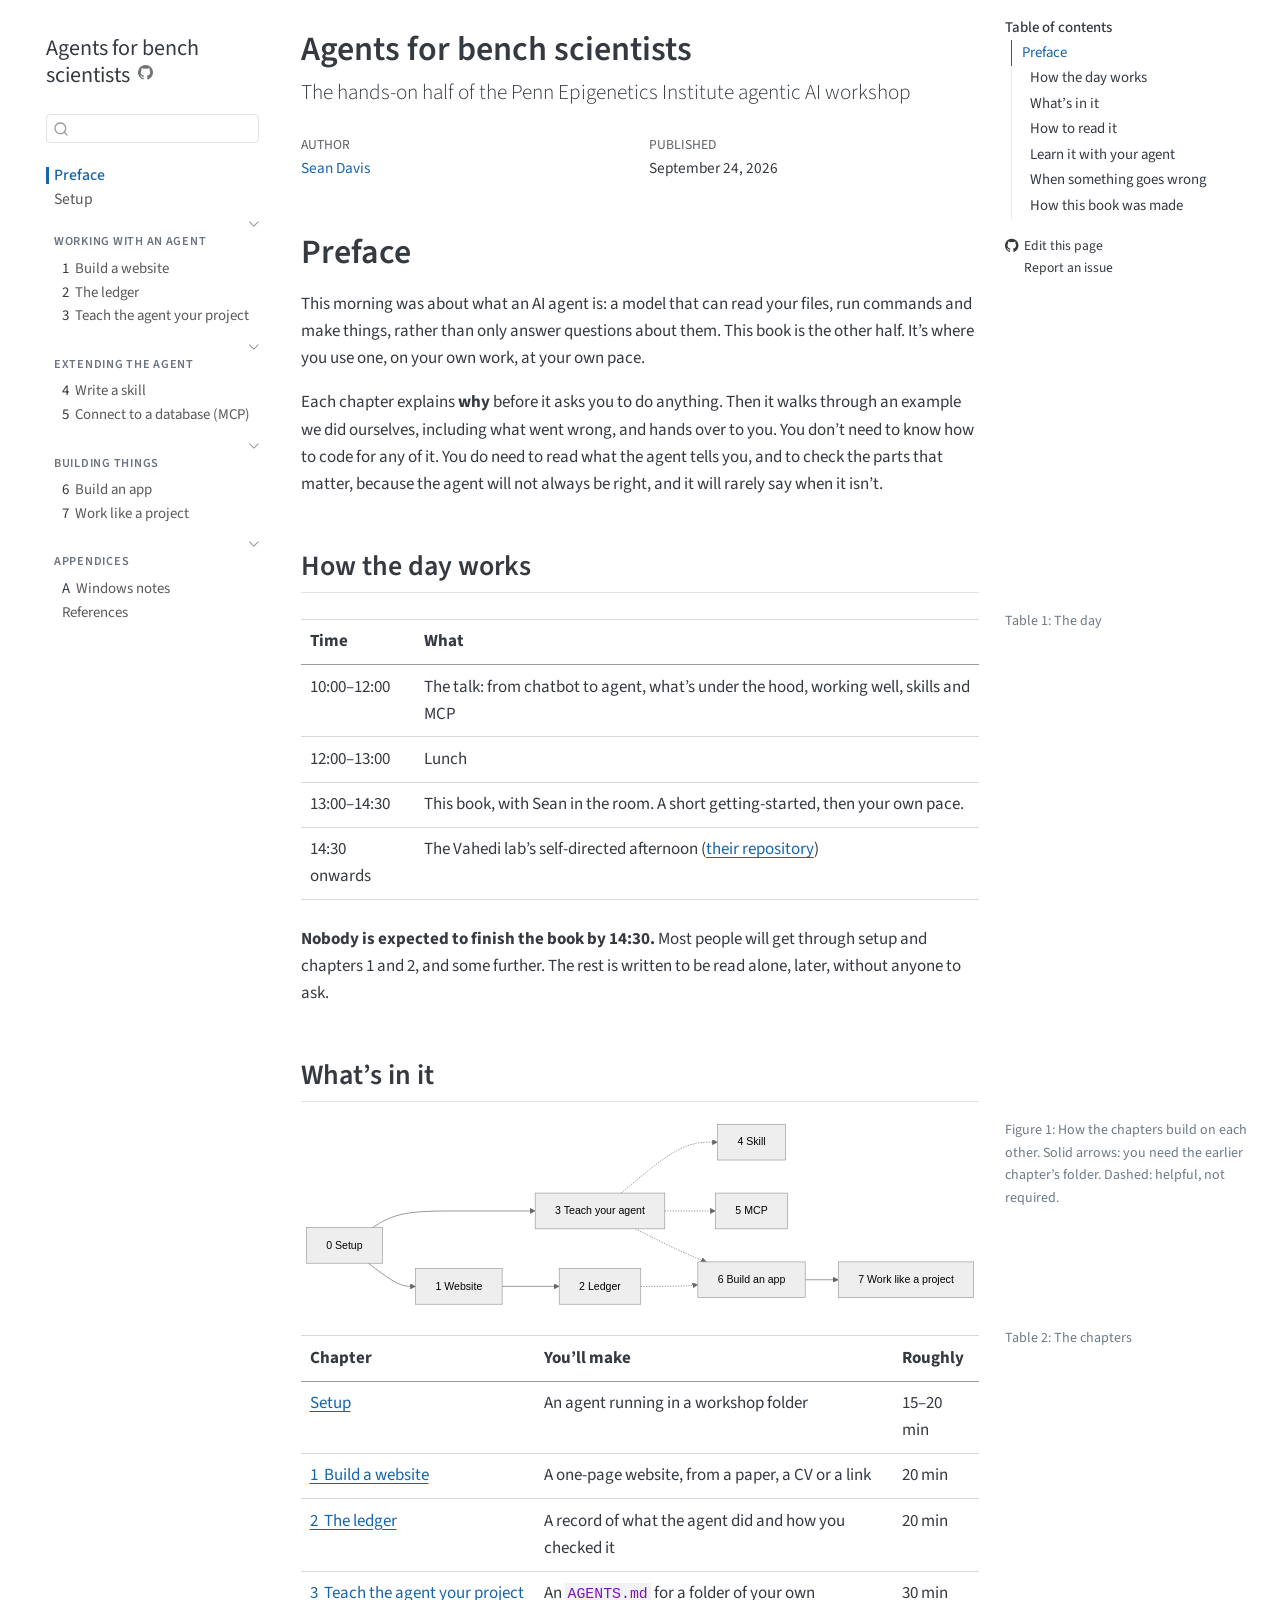
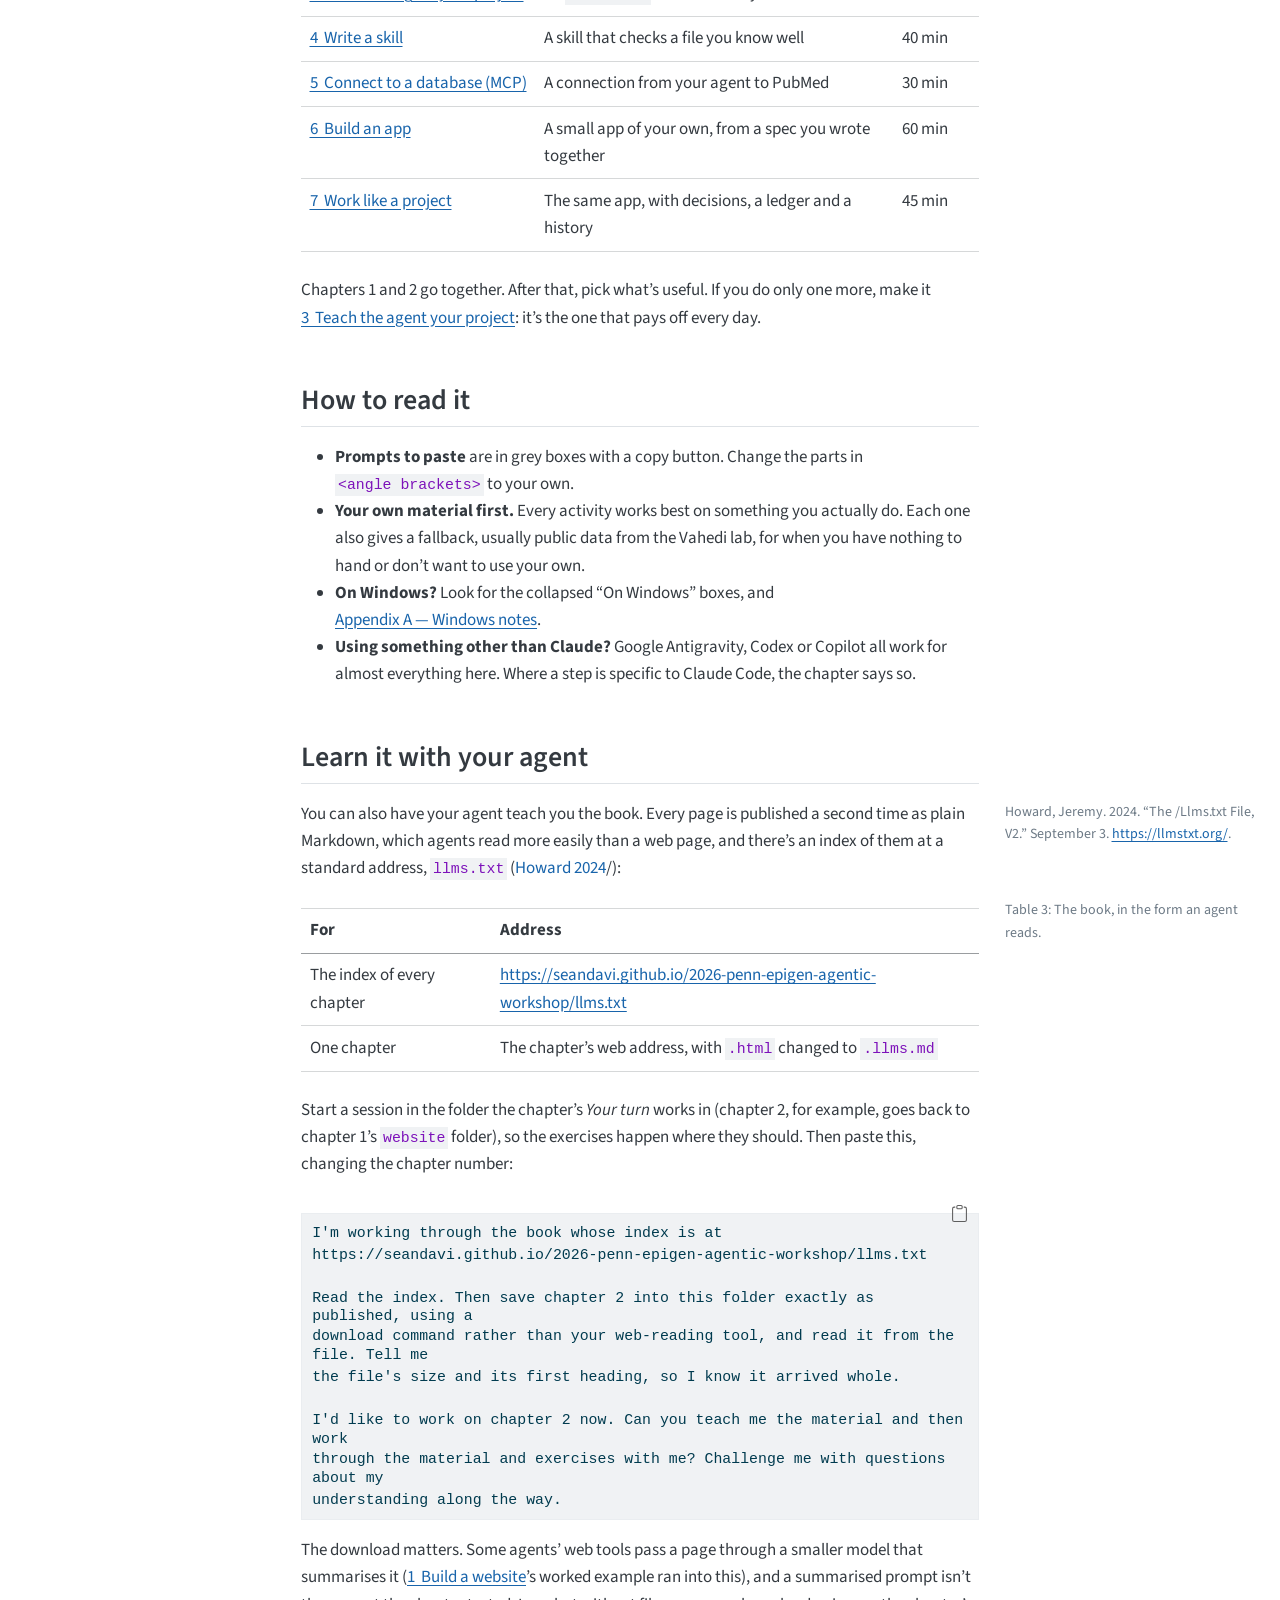
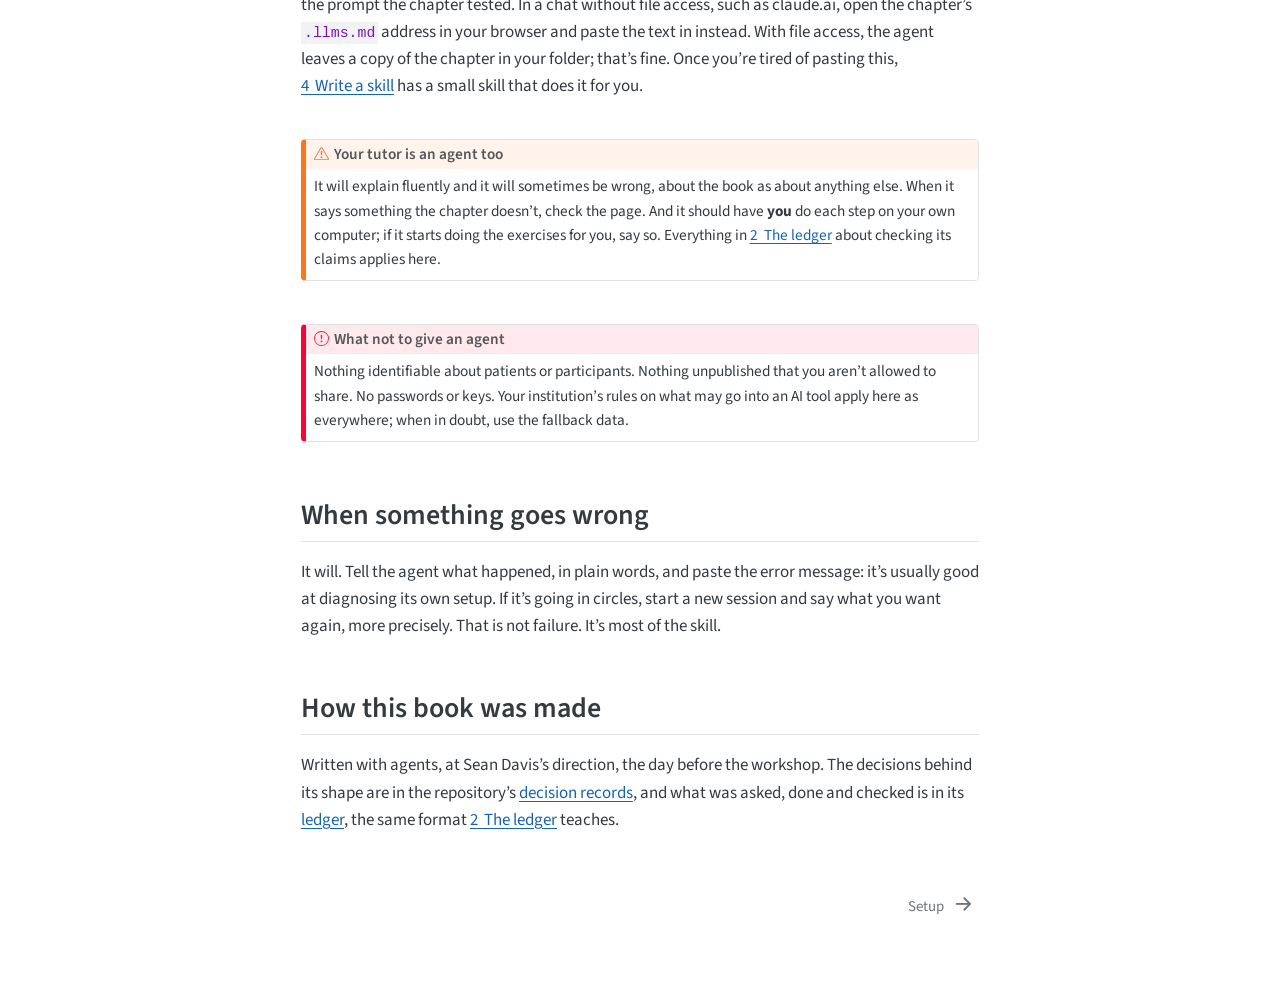
<file: docs/index.html>
<!DOCTYPE html>
<html xmlns="http://www.w3.org/1999/xhtml" lang="en" xml:lang="en"><head>

<meta charset="utf-8">
<meta name="generator" content="quarto-1.9.38">

<meta name="viewport" content="width=device-width, initial-scale=1.0, user-scalable=yes">

<meta name="author" content="Sean Davis">
<meta name="dcterms.date" content="2026-09-24">

<title>Agents for bench scientists</title>
<style>
/* Default styles provided by pandoc.
** See https://pandoc.org/MANUAL.html#variables-for-html for config info.
*/
code{white-space: pre-wrap;}
span.smallcaps{font-variant: small-caps;}
div.columns{display: flex; gap: min(4vw, 1.5em);}
div.column{flex: auto; overflow-x: auto;}
div.hanging-indent{margin-left: 1.5em; text-indent: -1.5em;}
ul.task-list{list-style: none;}
ul.task-list li input[type="checkbox"] {
  width: 0.8em;
  margin: 0 0.8em 0.2em -1em; /* quarto-specific, see https://github.com/quarto-dev/quarto-cli/issues/4556 */ 
  vertical-align: middle;
}
/* CSS for syntax highlighting */
html { -webkit-text-size-adjust: 100%; }
pre > code.sourceCode { white-space: pre; position: relative; }
pre > code.sourceCode > span { display: inline-block; line-height: 1.25; }
pre > code.sourceCode > span:empty { height: 1.2em; }
.sourceCode { overflow: visible; }
code.sourceCode > span { color: inherit; text-decoration: inherit; }
div.sourceCode { margin: 1em 0; }
pre.sourceCode { margin: 0; }
@media screen {
div.sourceCode { overflow: auto; }
}
@media print {
pre > code.sourceCode { white-space: pre-wrap; }
pre > code.sourceCode > span { text-indent: -5em; padding-left: 5em; }
}
pre.numberSource code
  { counter-reset: source-line 0; }
pre.numberSource code > span
  { position: relative; left: -4em; counter-increment: source-line; }
pre.numberSource code > span > a:first-child::before
  { content: counter(source-line);
    position: relative; left: -1em; text-align: right; vertical-align: baseline;
    border: none; display: inline-block;
    -webkit-touch-callout: none; -webkit-user-select: none;
    -khtml-user-select: none; -moz-user-select: none;
    -ms-user-select: none; user-select: none;
    padding: 0 4px; width: 4em;
  }
pre.numberSource { margin-left: 3em;  padding-left: 4px; }
div.sourceCode
  {   }
@media screen {
pre > code.sourceCode > span > a:first-child::before { text-decoration: underline; }
}
/* CSS for citations */
div.csl-bib-body { }
div.csl-entry {
  clear: both;
}
.hanging-indent div.csl-entry {
  margin-left:2em;
  text-indent:-2em;
}
div.csl-left-margin {
  min-width:2em;
  float:left;
}
div.csl-right-inline {
  margin-left:2em;
  padding-left:1em;
}
div.csl-indent {
  margin-left: 2em;
}</style>


<script src="site_libs/quarto-nav/quarto-nav.js"></script>
<script src="site_libs/quarto-nav/headroom.min.js"></script>
<script src="site_libs/clipboard/clipboard.min.js"></script>
<script src="site_libs/quarto-search/autocomplete.umd.js"></script>
<script src="site_libs/quarto-search/fuse.min.js"></script>
<script src="site_libs/quarto-search/quarto-search.js"></script>
<meta name="quarto:offset" content="./">
<link href="./chapters/00-setup.html" rel="next">
<script src="site_libs/quarto-html/quarto.js" type="module"></script>
<script src="site_libs/quarto-html/tabsets/tabsets.js" type="module"></script>
<script src="site_libs/quarto-html/popper.min.js"></script>
<script src="site_libs/quarto-html/tippy.umd.min.js"></script>
<script src="site_libs/quarto-html/anchor.min.js"></script>
<link href="site_libs/quarto-html/tippy.css" rel="stylesheet">
<link href="site_libs/quarto-html/quarto-syntax-highlighting-15634bcf2e68342d4ad2dfa704d543f6.css" rel="stylesheet" id="quarto-text-highlighting-styles">
<script src="site_libs/bootstrap/bootstrap.min.js"></script>
<link href="site_libs/bootstrap/bootstrap-icons.css" rel="stylesheet">
<link href="site_libs/bootstrap/bootstrap-8db532a760e6309ca89cbbb647cf1feb.min.css" rel="stylesheet" append-hash="true" id="quarto-bootstrap" data-mode="light">
<script id="quarto-search-options" type="application/json">{
  "location": "sidebar",
  "copy-button": false,
  "collapse-after": 3,
  "panel-placement": "start",
  "type": "textbox",
  "limit": 50,
  "keyboard-shortcut": [
    "f",
    "/",
    "s"
  ],
  "show-item-context": false,
  "language": {
    "search-no-results-text": "No results",
    "search-matching-documents-text": "matching documents",
    "search-copy-link-title": "Copy link to search",
    "search-hide-matches-text": "Hide additional matches",
    "search-more-match-text": "more match in this document",
    "search-more-matches-text": "more matches in this document",
    "search-clear-button-title": "Clear",
    "search-text-placeholder": "",
    "search-detached-cancel-button-title": "Cancel",
    "search-submit-button-title": "Submit",
    "search-label": "Search"
  }
}</script>
<script async="" src="https://www.googletagmanager.com/gtag/js?id=G-KLLV1GCF4E"></script>

<script type="text/javascript">

window.dataLayer = window.dataLayer || [];
function gtag(){dataLayer.push(arguments);}
gtag('js', new Date());
 
  gtag('consent', 'default', {
    'ad_storage': 'denied',
    'analytics_storage': 'denied'
  });
gtag('config', 'G-KLLV1GCF4E', { 'anonymize_ip': true});
</script>
<meta name="mermaid-theme" content="neutral">
<script src="site_libs/quarto-diagram/mermaid.min.js"></script>
<script src="site_libs/quarto-diagram/mermaid-init.js"></script>
<link href="site_libs/quarto-diagram/mermaid.css" rel="stylesheet">


</head>

<body class="nav-sidebar floating slimcontent quarto-light">

<div id="quarto-search-results"></div>
  <header id="quarto-header" class="headroom fixed-top">
  <nav class="quarto-secondary-nav">
    <div class="container-fluid d-flex">
      <button type="button" class="quarto-btn-toggle btn" data-bs-toggle="collapse" role="button" data-bs-target=".quarto-sidebar-collapse-item" aria-controls="quarto-sidebar" aria-expanded="false" aria-label="Toggle sidebar navigation" onclick="if (window.quartoToggleHeadroom) { window.quartoToggleHeadroom(); }">
        <i class="bi bi-layout-text-sidebar-reverse"></i>
      </button>
        <nav class="quarto-page-breadcrumbs" aria-label="breadcrumb"><ol class="breadcrumb"><li class="breadcrumb-item"><a href="./index.html">Preface</a></li></ol></nav>
        <a class="flex-grow-1" role="navigation" data-bs-toggle="collapse" data-bs-target=".quarto-sidebar-collapse-item" aria-controls="quarto-sidebar" aria-expanded="false" aria-label="Toggle sidebar navigation" onclick="if (window.quartoToggleHeadroom) { window.quartoToggleHeadroom(); }">      
        </a>
      <button type="button" class="btn quarto-search-button" aria-label="Search" onclick="window.quartoOpenSearch();">
        <i class="bi bi-search"></i>
      </button>
    </div>
  </nav>
</header>
<!-- content -->
<div id="quarto-content" class="quarto-container page-columns page-rows-contents page-layout-article">
<!-- sidebar -->
  <nav id="quarto-sidebar" class="sidebar collapse collapse-horizontal quarto-sidebar-collapse-item sidebar-navigation floating overflow-auto">
    <div class="pt-lg-2 mt-2 text-left sidebar-header">
    <div class="sidebar-title mb-0 py-0">
      <a href="./">Agents for bench scientists</a> 
        <div class="sidebar-tools-main">
    <a href="https://github.com/seandavi/2026-penn-epigen-agentic-workshop/tree/main/book/" title="Source Code" class="quarto-navigation-tool px-1" aria-label="Source Code"><i class="bi bi-github"></i></a>
</div>
    </div>
      </div>
        <div class="mt-2 flex-shrink-0 align-items-center">
        <div class="sidebar-search">
        <div id="quarto-search" class="" title="Search"></div>
        </div>
        </div>
    <div class="sidebar-menu-container"> 
    <ul class="list-unstyled mt-1">
        <li class="sidebar-item">
  <div class="sidebar-item-container"> 
  <a href="./index.html" class="sidebar-item-text sidebar-link active">
 <span class="menu-text">Preface</span></a>
  </div>
</li>
        <li class="sidebar-item">
  <div class="sidebar-item-container"> 
  <a href="./chapters/00-setup.html" class="sidebar-item-text sidebar-link">
 <span class="menu-text">Setup</span></a>
  </div>
</li>
        <li class="sidebar-item sidebar-item-section">
      <div class="sidebar-item-container"> 
            <a class="sidebar-item-text sidebar-link text-start" data-bs-toggle="collapse" data-bs-target="#quarto-sidebar-section-1" role="navigation" aria-expanded="true">
 <span class="menu-text">Working with an agent</span></a>
          <a class="sidebar-item-toggle text-start" data-bs-toggle="collapse" data-bs-target="#quarto-sidebar-section-1" role="navigation" aria-expanded="true" aria-label="Toggle section">
            <i class="bi bi-chevron-right ms-2"></i>
          </a> 
      </div>
      <ul id="quarto-sidebar-section-1" class="collapse list-unstyled sidebar-section depth1 show">  
          <li class="sidebar-item">
  <div class="sidebar-item-container"> 
  <a href="./chapters/01-website.html" class="sidebar-item-text sidebar-link">
 <span class="menu-text"><span class="chapter-number">1</span>&nbsp; <span class="chapter-title">Build a website</span></span></a>
  </div>
</li>
          <li class="sidebar-item">
  <div class="sidebar-item-container"> 
  <a href="./chapters/02-ledger.html" class="sidebar-item-text sidebar-link">
 <span class="menu-text"><span class="chapter-number">2</span>&nbsp; <span class="chapter-title">The ledger</span></span></a>
  </div>
</li>
          <li class="sidebar-item">
  <div class="sidebar-item-container"> 
  <a href="./chapters/03-teach-your-agent.html" class="sidebar-item-text sidebar-link">
 <span class="menu-text"><span class="chapter-number">3</span>&nbsp; <span class="chapter-title">Teach the agent your project</span></span></a>
  </div>
</li>
      </ul>
  </li>
        <li class="sidebar-item sidebar-item-section">
      <div class="sidebar-item-container"> 
            <a class="sidebar-item-text sidebar-link text-start" data-bs-toggle="collapse" data-bs-target="#quarto-sidebar-section-2" role="navigation" aria-expanded="true">
 <span class="menu-text">Extending the agent</span></a>
          <a class="sidebar-item-toggle text-start" data-bs-toggle="collapse" data-bs-target="#quarto-sidebar-section-2" role="navigation" aria-expanded="true" aria-label="Toggle section">
            <i class="bi bi-chevron-right ms-2"></i>
          </a> 
      </div>
      <ul id="quarto-sidebar-section-2" class="collapse list-unstyled sidebar-section depth1 show">  
          <li class="sidebar-item">
  <div class="sidebar-item-container"> 
  <a href="./chapters/04-skills.html" class="sidebar-item-text sidebar-link">
 <span class="menu-text"><span class="chapter-number">4</span>&nbsp; <span class="chapter-title">Write a skill</span></span></a>
  </div>
</li>
          <li class="sidebar-item">
  <div class="sidebar-item-container"> 
  <a href="./chapters/05-mcp.html" class="sidebar-item-text sidebar-link">
 <span class="menu-text"><span class="chapter-number">5</span>&nbsp; <span class="chapter-title">Connect to a database (MCP)</span></span></a>
  </div>
</li>
      </ul>
  </li>
        <li class="sidebar-item sidebar-item-section">
      <div class="sidebar-item-container"> 
            <a class="sidebar-item-text sidebar-link text-start" data-bs-toggle="collapse" data-bs-target="#quarto-sidebar-section-3" role="navigation" aria-expanded="true">
 <span class="menu-text">Building things</span></a>
          <a class="sidebar-item-toggle text-start" data-bs-toggle="collapse" data-bs-target="#quarto-sidebar-section-3" role="navigation" aria-expanded="true" aria-label="Toggle section">
            <i class="bi bi-chevron-right ms-2"></i>
          </a> 
      </div>
      <ul id="quarto-sidebar-section-3" class="collapse list-unstyled sidebar-section depth1 show">  
          <li class="sidebar-item">
  <div class="sidebar-item-container"> 
  <a href="./chapters/06-build-an-app.html" class="sidebar-item-text sidebar-link">
 <span class="menu-text"><span class="chapter-number">6</span>&nbsp; <span class="chapter-title">Build an app</span></span></a>
  </div>
</li>
          <li class="sidebar-item">
  <div class="sidebar-item-container"> 
  <a href="./chapters/07-work-like-a-project.html" class="sidebar-item-text sidebar-link">
 <span class="menu-text"><span class="chapter-number">7</span>&nbsp; <span class="chapter-title">Work like a project</span></span></a>
  </div>
</li>
      </ul>
  </li>
        <li class="sidebar-item sidebar-item-section">
      <div class="sidebar-item-container"> 
            <a class="sidebar-item-text sidebar-link text-start" data-bs-toggle="collapse" data-bs-target="#quarto-sidebar-section-4" role="navigation" aria-expanded="true">
 <span class="menu-text">Appendices</span></a>
          <a class="sidebar-item-toggle text-start" data-bs-toggle="collapse" data-bs-target="#quarto-sidebar-section-4" role="navigation" aria-expanded="true" aria-label="Toggle section">
            <i class="bi bi-chevron-right ms-2"></i>
          </a> 
      </div>
      <ul id="quarto-sidebar-section-4" class="collapse list-unstyled sidebar-section depth1 show">  
          <li class="sidebar-item">
  <div class="sidebar-item-container"> 
  <a href="./appendices/windows.html" class="sidebar-item-text sidebar-link">
 <span class="menu-text"><span class="chapter-number">A</span>&nbsp; <span class="chapter-title">Windows notes</span></span></a>
  </div>
</li>
          <li class="sidebar-item">
  <div class="sidebar-item-container"> 
  <a href="./appendices/references.html" class="sidebar-item-text sidebar-link">
 <span class="menu-text">References</span></a>
  </div>
</li>
      </ul>
  </li>
    </ul>
    </div>
</nav>
<div id="quarto-sidebar-glass" class="quarto-sidebar-collapse-item" data-bs-toggle="collapse" data-bs-target=".quarto-sidebar-collapse-item"></div>
<!-- margin-sidebar -->
    <div id="quarto-margin-sidebar" class="sidebar margin-sidebar">
        <nav id="TOC" role="doc-toc" class="toc-active">
    <h2 id="toc-title">Table of contents</h2>
   
  <ul>
  <li><a href="#preface" id="toc-preface" class="nav-link active" data-scroll-target="#preface">Preface</a>
  <ul class="collapse">
  <li><a href="#how-the-day-works" id="toc-how-the-day-works" class="nav-link" data-scroll-target="#how-the-day-works">How the day works</a></li>
  <li><a href="#whats-in-it" id="toc-whats-in-it" class="nav-link" data-scroll-target="#whats-in-it">What’s in it</a></li>
  <li><a href="#how-to-read-it" id="toc-how-to-read-it" class="nav-link" data-scroll-target="#how-to-read-it">How to read it</a></li>
  <li><a href="#preface-tutor" id="toc-preface-tutor" class="nav-link" data-scroll-target="#preface-tutor">Learn it with your agent</a></li>
  <li><a href="#when-something-goes-wrong" id="toc-when-something-goes-wrong" class="nav-link" data-scroll-target="#when-something-goes-wrong">When something goes wrong</a></li>
  <li><a href="#how-this-book-was-made" id="toc-how-this-book-was-made" class="nav-link" data-scroll-target="#how-this-book-was-made">How this book was made</a></li>
  </ul></li>
  </ul>
<div class="toc-actions"><ul><li><a href="https://github.com/seandavi/2026-penn-epigen-agentic-workshop/edit/main/book/index.qmd" class="toc-action"><i class="bi bi-github"></i>Edit this page</a></li><li><a href="https://github.com/seandavi/2026-penn-epigen-agentic-workshop/issues/new" class="toc-action"><i class="bi empty"></i>Report an issue</a></li></ul></div></nav>
    </div>
<!-- main -->
<main class="content page-columns page-full" id="quarto-document-content">

<header id="title-block-header" class="quarto-title-block default">
<div class="quarto-title">
<h1 class="title">Agents for bench scientists</h1>
<p class="subtitle lead">The hands-on half of the Penn Epigenetics Institute agentic AI workshop</p>
</div>



<div class="quarto-title-meta">

    <div>
    <div class="quarto-title-meta-heading">Author</div>
    <div class="quarto-title-meta-contents">
             <p><a href="https://seandavi.github.io/">Sean Davis</a> </p>
          </div>
  </div>
    
    <div>
    <div class="quarto-title-meta-heading">Published</div>
    <div class="quarto-title-meta-contents">
      <p class="date">September 24, 2026</p>
    </div>
  </div>
  
    
  </div>
  


</header>


<section id="preface" class="level1 unnumbered page-columns page-full">
<h1 class="unnumbered">Preface</h1>
<p>This morning was about what an AI agent is: a model that can read your files, run commands and make things, rather than only answer questions about them. This book is the other half. It’s where you use one, on your own work, at your own pace.</p>
<p>Each chapter explains <strong>why</strong> before it asks you to do anything. Then it walks through an example we did ourselves, including what went wrong, and hands over to you. You don’t need to know how to code for any of it. You do need to read what the agent tells you, and to check the parts that matter, because the agent will not always be right, and it will rarely say when it isn’t.</p>
<section id="how-the-day-works" class="level2 page-columns page-full">
<h2 class="anchored" data-anchor-id="how-the-day-works">How the day works</h2>
<div id="tbl-day" class="quarto-float quarto-figure quarto-figure-center anchored page-columns page-full">
<figure class="quarto-float quarto-float-tbl figure page-columns page-full">
<div aria-describedby="tbl-day-caption-0ceaefa1-69ba-4598-a22c-09a6ac19f8ca">
<table class="table">
<thead>
<tr class="header">
<th>Time</th>
<th>What</th>
</tr>
</thead>
<tbody>
<tr class="odd">
<td>10:00–12:00</td>
<td>The talk: from chatbot to agent, what’s under the hood, working well, skills and MCP</td>
</tr>
<tr class="even">
<td>12:00–13:00</td>
<td>Lunch</td>
</tr>
<tr class="odd">
<td>13:00–14:30</td>
<td>This book, with Sean in the room. A short getting-started, then your own pace.</td>
</tr>
<tr class="even">
<td>14:30 onwards</td>
<td>The Vahedi lab’s self-directed afternoon (<a href="https://github.com/golnazvahedi/epigenetics-agentic-workshop">their repository</a>)</td>
</tr>
</tbody>
</table>
</div>
<figcaption class="quarto-float-caption-margin quarto-float-caption quarto-float-tbl margin-caption" id="tbl-day-caption-0ceaefa1-69ba-4598-a22c-09a6ac19f8ca">
Table&nbsp;1: The day
</figcaption>
</figure>
</div>
<p><strong>Nobody is expected to finish the book by 14:30.</strong> Most people will get through setup and chapters 1 and 2, and some further. The rest is written to be read alone, later, without anyone to ask.</p>
</section>
<section id="whats-in-it" class="level2 page-columns page-full">
<h2 class="anchored" data-anchor-id="whats-in-it">What’s in it</h2>
<div class="cell page-columns page-full" data-layout-align="default">
<div class="cell-output-display page-columns page-full">
<div id="fig-map" class="quarto-float quarto-figure quarto-figure-center anchored page-columns page-full">
<figure class="quarto-float quarto-float-fig figure page-columns page-full">
<div aria-describedby="fig-map-caption-0ceaefa1-69ba-4598-a22c-09a6ac19f8ca">
<div>
<pre class="mermaid mermaid-js" data-label="fig-map">flowchart LR
  accDescr: A flow diagram. Setup leads to Build a website, which leads to The ledger. Setup also leads to Teach the agent your project, which leads to Write a skill, Connect to a database, and Build an app. Build an app leads to Work like a project.
  S[0 Setup] --&gt; W[1 Website] --&gt; L[2 Ledger]
  S --&gt; T[3 Teach your agent]
  T -.-&gt; K[4 Skill]
  T -.-&gt; M[5 MCP]
  T -.-&gt; A[6 Build an app]
  L -.-&gt; A
  A --&gt; P[7 Work like a project]
</pre>
</div>
</div>
<figcaption class="quarto-float-caption-margin quarto-float-caption quarto-float-fig margin-caption" id="fig-map-caption-0ceaefa1-69ba-4598-a22c-09a6ac19f8ca">
Figure&nbsp;1: How the chapters build on each other. Solid arrows: you need the earlier chapter’s folder. Dashed: helpful, not required.
</figcaption>
</figure>
</div>
</div>
</div>
<div id="tbl-chapters" class="quarto-float quarto-figure quarto-figure-center anchored page-columns page-full">
<figure class="quarto-float quarto-float-tbl figure page-columns page-full">
<div aria-describedby="tbl-chapters-caption-0ceaefa1-69ba-4598-a22c-09a6ac19f8ca">
<table class="table">
<thead>
<tr class="header">
<th>Chapter</th>
<th>You’ll make</th>
<th>Roughly</th>
</tr>
</thead>
<tbody>
<tr class="odd">
<td><a href="./chapters/00-setup.html">Setup</a></td>
<td>An agent running in a workshop folder</td>
<td>15–20 min</td>
</tr>
<tr class="even">
<td><a href="chapters/01-website.html" class="quarto-xref"><span>1&nbsp; Build a website</span></a></td>
<td>A one-page website, from a paper, a CV or a link</td>
<td>20 min</td>
</tr>
<tr class="odd">
<td><a href="chapters/02-ledger.html" class="quarto-xref"><span>2&nbsp; The ledger</span></a></td>
<td>A record of what the agent did and how you checked it</td>
<td>20 min</td>
</tr>
<tr class="even">
<td><a href="chapters/03-teach-your-agent.html" class="quarto-xref"><span>3&nbsp; Teach the agent your project</span></a></td>
<td>An <code>AGENTS.md</code> for a folder of your own</td>
<td>30 min</td>
</tr>
<tr class="odd">
<td><a href="chapters/04-skills.html" class="quarto-xref"><span>4&nbsp; Write a skill</span></a></td>
<td>A skill that checks a file you know well</td>
<td>40 min</td>
</tr>
<tr class="even">
<td><a href="chapters/05-mcp.html" class="quarto-xref"><span>5&nbsp; Connect to a database (MCP)</span></a></td>
<td>A connection from your agent to PubMed</td>
<td>30 min</td>
</tr>
<tr class="odd">
<td><a href="chapters/06-build-an-app.html" class="quarto-xref"><span>6&nbsp; Build an app</span></a></td>
<td>A small app of your own, from a spec you wrote together</td>
<td>60 min</td>
</tr>
<tr class="even">
<td><a href="chapters/07-work-like-a-project.html" class="quarto-xref"><span>7&nbsp; Work like a project</span></a></td>
<td>The same app, with decisions, a ledger and a history</td>
<td>45 min</td>
</tr>
</tbody>
</table>
</div>
<figcaption class="quarto-float-caption-margin quarto-float-caption quarto-float-tbl margin-caption" id="tbl-chapters-caption-0ceaefa1-69ba-4598-a22c-09a6ac19f8ca">
Table&nbsp;2: The chapters
</figcaption>
</figure>
</div>
<p>Chapters 1 and 2 go together. After that, pick what’s useful. If you do only one more, make it <a href="chapters/03-teach-your-agent.html" class="quarto-xref"><span>3&nbsp; Teach the agent your project</span></a>: it’s the one that pays off every day.</p>
</section>
<section id="how-to-read-it" class="level2">
<h2 class="anchored" data-anchor-id="how-to-read-it">How to read it</h2>
<ul>
<li><strong>Prompts to paste</strong> are in grey boxes with a copy button. Change the parts in <code>&lt;angle brackets&gt;</code> to your own.</li>
<li><strong>Your own material first.</strong> Every activity works best on something you actually do. Each one also gives a fallback, usually public data from the Vahedi lab, for when you have nothing to hand or don’t want to use your own.</li>
<li><strong>On Windows?</strong> Look for the collapsed “On Windows” boxes, and <a href="appendices/windows.html" class="quarto-xref"><span>Appendix A — Windows notes</span></a>.</li>
<li><strong>Using something other than Claude?</strong> Google Antigravity, Codex or Copilot all work for almost everything here. Where a step is specific to Claude Code, the chapter says so.</li>
</ul>
</section>
<section id="preface-tutor" class="level2 page-columns page-full">
<h2 class="anchored" data-anchor-id="preface-tutor">Learn it with your agent</h2>
<p>You can also have your agent teach you the book. Every page is published a second time as plain Markdown, which agents read more easily than a web page, and there’s an index of them at a standard address, <code>llms.txt</code> <span class="citation" data-cites="url:https://llmstxt.org">(<a href="appendices/references.html#ref-url:https://llmstxt.org" role="doc-biblioref">Howard 2024</a>/)</span>:</p>
<div class="no-row-height column-margin column-container"><div id="ref-url:https://llmstxt.org" class="csl-entry" role="listitem">
Howard, Jeremy. 2024. <span>“The /Llms.txt File, V2.”</span> September 3. <a href="https://llmstxt.org/">https://llmstxt.org/</a>.
</div></div><div id="tbl-preface-llms" class="quarto-float quarto-figure quarto-figure-center anchored page-columns page-full">
<figure class="quarto-float quarto-float-tbl figure page-columns page-full">
<div aria-describedby="tbl-preface-llms-caption-0ceaefa1-69ba-4598-a22c-09a6ac19f8ca">
<table class="table">
<thead>
<tr class="header">
<th>For</th>
<th>Address</th>
</tr>
</thead>
<tbody>
<tr class="odd">
<td>The index of every chapter</td>
<td><a href="https://seandavi.github.io/2026-penn-epigen-agentic-workshop/llms.txt" class="uri">https://seandavi.github.io/2026-penn-epigen-agentic-workshop/llms.txt</a></td>
</tr>
<tr class="even">
<td>One chapter</td>
<td>The chapter’s web address, with <code>.html</code> changed to <code>.llms.md</code></td>
</tr>
</tbody>
</table>
</div>
<figcaption class="quarto-float-caption-margin quarto-float-caption quarto-float-tbl margin-caption" id="tbl-preface-llms-caption-0ceaefa1-69ba-4598-a22c-09a6ac19f8ca">
Table&nbsp;3: The book, in the form an agent reads.
</figcaption>
</figure>
</div>
<p>Start a session in the folder the chapter’s <em>Your turn</em> works in (chapter 2, for example, goes back to chapter 1’s <code>website</code> folder), so the exercises happen where they should. Then paste this, changing the chapter number:</p>
<div class="code-copy-outer-scaffold"><div class="sourceCode" id="cb1"><pre class="sourceCode default code-with-copy"><code class="sourceCode default"><span id="cb1-1"><a href="#cb1-1" aria-hidden="true" tabindex="-1"></a>I'm working through the book whose index is at</span>
<span id="cb1-2"><a href="#cb1-2" aria-hidden="true" tabindex="-1"></a>https://seandavi.github.io/2026-penn-epigen-agentic-workshop/llms.txt</span>
<span id="cb1-3"><a href="#cb1-3" aria-hidden="true" tabindex="-1"></a></span>
<span id="cb1-4"><a href="#cb1-4" aria-hidden="true" tabindex="-1"></a>Read the index. Then save chapter 2 into this folder exactly as published, using a</span>
<span id="cb1-5"><a href="#cb1-5" aria-hidden="true" tabindex="-1"></a>download command rather than your web-reading tool, and read it from the file. Tell me</span>
<span id="cb1-6"><a href="#cb1-6" aria-hidden="true" tabindex="-1"></a>the file's size and its first heading, so I know it arrived whole.</span>
<span id="cb1-7"><a href="#cb1-7" aria-hidden="true" tabindex="-1"></a></span>
<span id="cb1-8"><a href="#cb1-8" aria-hidden="true" tabindex="-1"></a>I'd like to work on chapter 2 now. Can you teach me the material and then work</span>
<span id="cb1-9"><a href="#cb1-9" aria-hidden="true" tabindex="-1"></a>through the material and exercises with me? Challenge me with questions about my</span>
<span id="cb1-10"><a href="#cb1-10" aria-hidden="true" tabindex="-1"></a>understanding along the way.</span></code></pre></div><button title="Copy to Clipboard" class="code-copy-button"><i class="bi"></i></button></div>
<p>The download matters. Some agents’ web tools pass a page through a smaller model that summarises it (<a href="chapters/01-website.html" class="quarto-xref"><span>1&nbsp; Build a website</span></a>’s worked example ran into this), and a summarised prompt isn’t the prompt the chapter tested. In a chat without file access, such as claude.ai, open the chapter’s <code>.llms.md</code> address in your browser and paste the text in instead. With file access, the agent leaves a copy of the chapter in your folder; that’s fine. Once you’re tired of pasting this, <a href="chapters/04-skills.html" class="quarto-xref"><span>4&nbsp; Write a skill</span></a> has a small skill that does it for you.</p>
<div class="callout callout-style-default callout-warning callout-titled">
<div class="callout-header d-flex align-content-center">
<div class="callout-icon-container">
<i class="callout-icon"></i>
</div>
<div class="callout-title-container flex-fill">
<span class="screen-reader-only">Warning</span>Your tutor is an agent too
</div>
</div>
<div class="callout-body-container callout-body">
<p>It will explain fluently and it will sometimes be wrong, about the book as about anything else. When it says something the chapter doesn’t, check the page. And it should have <strong>you</strong> do each step on your own computer; if it starts doing the exercises for you, say so. Everything in <a href="chapters/02-ledger.html" class="quarto-xref"><span>2&nbsp; The ledger</span></a> about checking its claims applies here.</p>
</div>
</div>
<div class="callout callout-style-default callout-important callout-titled">
<div class="callout-header d-flex align-content-center">
<div class="callout-icon-container">
<i class="callout-icon"></i>
</div>
<div class="callout-title-container flex-fill">
<span class="screen-reader-only">Important</span>What not to give an agent
</div>
</div>
<div class="callout-body-container callout-body">
<p>Nothing identifiable about patients or participants. Nothing unpublished that you aren’t allowed to share. No passwords or keys. Your institution’s rules on what may go into an AI tool apply here as everywhere; when in doubt, use the fallback data.</p>
</div>
</div>
</section>
<section id="when-something-goes-wrong" class="level2">
<h2 class="anchored" data-anchor-id="when-something-goes-wrong">When something goes wrong</h2>
<p>It will. Tell the agent what happened, in plain words, and paste the error message: it’s usually good at diagnosing its own setup. If it’s going in circles, start a new session and say what you want again, more precisely. That is not failure. It’s most of the skill.</p>
</section>
<section id="how-this-book-was-made" class="level2">
<h2 class="anchored" data-anchor-id="how-this-book-was-made">How this book was made</h2>
<p>Written with agents, at Sean Davis’s direction, the day before the workshop. The decisions behind its shape are in the repository’s <a href="https://github.com/seandavi/2026-penn-epigen-agentic-workshop/tree/main/adr">decision records</a>, and what was asked, done and checked is in its <a href="https://github.com/seandavi/2026-penn-epigen-agentic-workshop/blob/main/LEDGER.md">ledger</a>, the same format <a href="chapters/02-ledger.html" class="quarto-xref"><span>2&nbsp; The ledger</span></a> teaches.</p>



</section>
</section>

</main> <!-- /main -->
<script id="quarto-html-after-body" type="application/javascript">
  window.document.addEventListener("DOMContentLoaded", function (event) {
    const icon = "";
    const anchorJS = new window.AnchorJS();
    anchorJS.options = {
      placement: 'right',
      icon: icon
    };
    anchorJS.add('.anchored');
    const isCodeAnnotation = (el) => {
      for (const clz of el.classList) {
        if (clz.startsWith('code-annotation-')) {                     
          return true;
        }
      }
      return false;
    }
    const onCopySuccess = function(e) {
      // button target
      const button = e.trigger;
      // don't keep focus
      button.blur();
      // flash "checked"
      button.classList.add('code-copy-button-checked');
      var currentTitle = button.getAttribute("title");
      button.setAttribute("title", "Copied!");
      let tooltip;
      if (window.bootstrap) {
        button.setAttribute("data-bs-toggle", "tooltip");
        button.setAttribute("data-bs-placement", "left");
        button.setAttribute("data-bs-title", "Copied!");
        tooltip = new bootstrap.Tooltip(button, 
          { trigger: "manual", 
            customClass: "code-copy-button-tooltip",
            offset: [0, -8]});
        tooltip.show();    
      }
      setTimeout(function() {
        if (tooltip) {
          tooltip.hide();
          button.removeAttribute("data-bs-title");
          button.removeAttribute("data-bs-toggle");
          button.removeAttribute("data-bs-placement");
        }
        button.setAttribute("title", currentTitle);
        button.classList.remove('code-copy-button-checked');
      }, 1000);
      // clear code selection
      e.clearSelection();
    }
    const getTextToCopy = function(trigger) {
      const outerScaffold = trigger.parentElement.cloneNode(true);
      const codeEl = outerScaffold.querySelector('code');
      for (const childEl of codeEl.children) {
        if (isCodeAnnotation(childEl)) {
          childEl.remove();
        }
      }
      return codeEl.innerText;
    }
    const clipboard = new window.ClipboardJS('.code-copy-button:not([data-in-quarto-modal])', {
      text: getTextToCopy
    });
    clipboard.on('success', onCopySuccess);
    if (window.document.getElementById('quarto-embedded-source-code-modal')) {
      const clipboardModal = new window.ClipboardJS('.code-copy-button[data-in-quarto-modal]', {
        text: getTextToCopy,
        container: window.document.getElementById('quarto-embedded-source-code-modal')
      });
      clipboardModal.on('success', onCopySuccess);
    }
      var localhostRegex = new RegExp(/^(?:http|https):\/\/localhost\:?[0-9]*\//);
      var mailtoRegex = new RegExp(/^mailto:/);
        var filterRegex = new RegExp("https:\/\/seandavi\.github\.io\/2026-penn-epigen-agentic-workshop\/");
      var isInternal = (href) => {
          return filterRegex.test(href) || localhostRegex.test(href) || mailtoRegex.test(href);
      }
      // Inspect non-navigation links and adorn them if external
     var links = window.document.querySelectorAll('a[href]:not(.nav-link):not(.navbar-brand):not(.toc-action):not(.sidebar-link):not(.sidebar-item-toggle):not(.pagination-link):not(.no-external):not([aria-hidden]):not(.dropdown-item):not(.quarto-navigation-tool):not(.about-link)');
      for (var i=0; i<links.length; i++) {
        const link = links[i];
        if (!isInternal(link.href)) {
          // undo the damage that might have been done by quarto-nav.js in the case of
          // links that we want to consider external
          if (link.dataset.originalHref !== undefined) {
            link.href = link.dataset.originalHref;
          }
        }
      }
    function tippyHover(el, contentFn, onTriggerFn, onUntriggerFn) {
      const config = {
        allowHTML: true,
        maxWidth: 500,
        delay: 100,
        arrow: false,
        appendTo: function(el) {
            return el.parentElement;
        },
        interactive: true,
        interactiveBorder: 10,
        theme: 'quarto',
        placement: 'bottom-start',
      };
      if (contentFn) {
        config.content = contentFn;
      }
      if (onTriggerFn) {
        config.onTrigger = onTriggerFn;
      }
      if (onUntriggerFn) {
        config.onUntrigger = onUntriggerFn;
      }
      window.tippy(el, config); 
    }
    const noterefs = window.document.querySelectorAll('a[role="doc-noteref"]');
    for (var i=0; i<noterefs.length; i++) {
      const ref = noterefs[i];
      tippyHover(ref, function() {
        // use id or data attribute instead here
        let href = ref.getAttribute('data-footnote-href') || ref.getAttribute('href');
        try { href = new URL(href).hash; } catch {}
        const id = href.replace(/^#\/?/, "");
        const note = window.document.getElementById(id);
        if (note) {
          return note.innerHTML;
        } else {
          return "";
        }
      });
    }
    const xrefs = window.document.querySelectorAll('a.quarto-xref');
    const processXRef = (id, note) => {
      // Strip column container classes
      const stripColumnClz = (el) => {
        el.classList.remove("page-full", "page-columns");
        if (el.children) {
          for (const child of el.children) {
            stripColumnClz(child);
          }
        }
      }
      stripColumnClz(note)
      if (id === null || id.startsWith('sec-')) {
        // Special case sections, only their first couple elements
        const container = document.createElement("div");
        if (note.children && note.children.length > 2) {
          container.appendChild(note.children[0].cloneNode(true));
          for (let i = 1; i < note.children.length; i++) {
            const child = note.children[i];
            if (child.tagName === "P" && child.innerText === "") {
              continue;
            } else {
              container.appendChild(child.cloneNode(true));
              break;
            }
          }
          if (window.Quarto?.typesetMath) {
            window.Quarto.typesetMath(container);
          }
          return container.innerHTML
        } else {
          if (window.Quarto?.typesetMath) {
            window.Quarto.typesetMath(note);
          }
          return note.innerHTML;
        }
      } else {
        // Remove any anchor links if they are present
        const anchorLink = note.querySelector('a.anchorjs-link');
        if (anchorLink) {
          anchorLink.remove();
        }
        if (window.Quarto?.typesetMath) {
          window.Quarto.typesetMath(note);
        }
        if (note.classList.contains("callout")) {
          return note.outerHTML;
        } else {
          return note.innerHTML;
        }
      }
    }
    for (var i=0; i<xrefs.length; i++) {
      const xref = xrefs[i];
      tippyHover(xref, undefined, function(instance) {
        instance.disable();
        let url = xref.getAttribute('href');
        let hash = undefined; 
        if (url.startsWith('#')) {
          hash = url;
        } else {
          try { hash = new URL(url).hash; } catch {}
        }
        if (hash) {
          const id = hash.replace(/^#\/?/, "");
          const note = window.document.getElementById(id);
          if (note !== null) {
            try {
              const html = processXRef(id, note.cloneNode(true));
              instance.setContent(html);
            } finally {
              instance.enable();
              instance.show();
            }
          } else {
            // See if we can fetch this
            fetch(url.split('#')[0])
            .then(res => res.text())
            .then(html => {
              const parser = new DOMParser();
              const htmlDoc = parser.parseFromString(html, "text/html");
              const note = htmlDoc.getElementById(id);
              if (note !== null) {
                const html = processXRef(id, note);
                instance.setContent(html);
              } 
            }).finally(() => {
              instance.enable();
              instance.show();
            });
          }
        } else {
          // See if we can fetch a full url (with no hash to target)
          // This is a special case and we should probably do some content thinning / targeting
          fetch(url)
          .then(res => res.text())
          .then(html => {
            const parser = new DOMParser();
            const htmlDoc = parser.parseFromString(html, "text/html");
            const note = htmlDoc.querySelector('main.content');
            if (note !== null) {
              // This should only happen for chapter cross references
              // (since there is no id in the URL)
              // remove the first header
              if (note.children.length > 0 && note.children[0].tagName === "HEADER") {
                note.children[0].remove();
              }
              const html = processXRef(null, note);
              instance.setContent(html);
            } 
          }).finally(() => {
            instance.enable();
            instance.show();
          });
        }
      }, function(instance) {
      });
    }
        let selectedAnnoteEl;
        const selectorForAnnotation = ( cell, annotation) => {
          let cellAttr = 'data-code-cell="' + cell + '"';
          let lineAttr = 'data-code-annotation="' +  annotation + '"';
          const selector = 'span[' + cellAttr + '][' + lineAttr + ']';
          return selector;
        }
        const selectCodeLines = (annoteEl) => {
          const doc = window.document;
          const targetCell = annoteEl.getAttribute("data-target-cell");
          const targetAnnotation = annoteEl.getAttribute("data-target-annotation");
          const annoteSpan = window.document.querySelector(selectorForAnnotation(targetCell, targetAnnotation));
          const lines = annoteSpan.getAttribute("data-code-lines").split(",");
          const lineIds = lines.map((line) => {
            return targetCell + "-" + line;
          })
          let top = null;
          let height = null;
          let parent = null;
          if (lineIds.length > 0) {
              //compute the position of the single el (top and bottom and make a div)
              const el = window.document.getElementById(lineIds[0]);
              top = el.offsetTop;
              height = el.offsetHeight;
              parent = el.parentElement.parentElement;
            if (lineIds.length > 1) {
              const lastEl = window.document.getElementById(lineIds[lineIds.length - 1]);
              const bottom = lastEl.offsetTop + lastEl.offsetHeight;
              height = bottom - top;
            }
            if (top !== null && height !== null && parent !== null) {
              // cook up a div (if necessary) and position it 
              let div = window.document.getElementById("code-annotation-line-highlight");
              if (div === null) {
                div = window.document.createElement("div");
                div.setAttribute("id", "code-annotation-line-highlight");
                div.style.position = 'absolute';
                parent.appendChild(div);
              }
              div.style.top = top - 2 + "px";
              div.style.height = height + 4 + "px";
              div.style.left = 0;
              let gutterDiv = window.document.getElementById("code-annotation-line-highlight-gutter");
              if (gutterDiv === null) {
                gutterDiv = window.document.createElement("div");
                gutterDiv.setAttribute("id", "code-annotation-line-highlight-gutter");
                gutterDiv.style.position = 'absolute';
                const codeCell = window.document.getElementById(targetCell);
                const gutter = codeCell.querySelector('.code-annotation-gutter');
                gutter.appendChild(gutterDiv);
              }
              gutterDiv.style.top = top - 2 + "px";
              gutterDiv.style.height = height + 4 + "px";
            }
            selectedAnnoteEl = annoteEl;
          }
        };
        const unselectCodeLines = () => {
          const elementsIds = ["code-annotation-line-highlight", "code-annotation-line-highlight-gutter"];
          elementsIds.forEach((elId) => {
            const div = window.document.getElementById(elId);
            if (div) {
              div.remove();
            }
          });
          selectedAnnoteEl = undefined;
        };
          // Handle positioning of the toggle
      window.addEventListener(
        "resize",
        throttle(() => {
          elRect = undefined;
          if (selectedAnnoteEl) {
            selectCodeLines(selectedAnnoteEl);
          }
        }, 10)
      );
      function throttle(fn, ms) {
      let throttle = false;
      let timer;
        return (...args) => {
          if(!throttle) { // first call gets through
              fn.apply(this, args);
              throttle = true;
          } else { // all the others get throttled
              if(timer) clearTimeout(timer); // cancel #2
              timer = setTimeout(() => {
                fn.apply(this, args);
                timer = throttle = false;
              }, ms);
          }
        };
      }
        // Attach click handler to the DT
        const annoteDls = window.document.querySelectorAll('dt[data-target-cell]');
        for (const annoteDlNode of annoteDls) {
          annoteDlNode.addEventListener('click', (event) => {
            const clickedEl = event.target;
            if (clickedEl !== selectedAnnoteEl) {
              unselectCodeLines();
              const activeEl = window.document.querySelector('dt[data-target-cell].code-annotation-active');
              if (activeEl) {
                activeEl.classList.remove('code-annotation-active');
              }
              selectCodeLines(clickedEl);
              clickedEl.classList.add('code-annotation-active');
            } else {
              // Unselect the line
              unselectCodeLines();
              clickedEl.classList.remove('code-annotation-active');
            }
          });
        }
    const findCites = (el) => {
      const parentEl = el.parentElement;
      if (parentEl) {
        const cites = parentEl.dataset.cites;
        if (cites) {
          return {
            el,
            cites: cites.split(' ')
          };
        } else {
          return findCites(el.parentElement)
        }
      } else {
        return undefined;
      }
    };
    var bibliorefs = window.document.querySelectorAll('a[role="doc-biblioref"]');
    for (var i=0; i<bibliorefs.length; i++) {
      const ref = bibliorefs[i];
      const citeInfo = findCites(ref);
      if (citeInfo) {
        tippyHover(citeInfo.el, function() {
          var popup = window.document.createElement('div');
          citeInfo.cites.forEach(function(cite) {
            var citeDiv = window.document.createElement('div');
            citeDiv.classList.add('hanging-indent');
            citeDiv.classList.add('csl-entry');
            var biblioDiv = window.document.getElementById('ref-' + cite);
            if (biblioDiv) {
              citeDiv.innerHTML = biblioDiv.innerHTML;
            }
            popup.appendChild(citeDiv);
          });
          return popup.innerHTML;
        });
      }
    }
  });
  </script>
<nav class="page-navigation">
  <div class="nav-page nav-page-previous">
  </div>
  <div class="nav-page nav-page-next">
      <a href="./chapters/00-setup.html" class="pagination-link" aria-label="Setup">
        <span class="nav-page-text">Setup</span> <i class="bi bi-arrow-right-short"></i>
      </a>
  </div>
</nav>
</div> <!-- /content -->




<footer class="footer"><div class="nav-footer"><div class="nav-footer-center"><div class="toc-actions d-sm-block d-md-none"><ul><li><a href="https://github.com/seandavi/2026-penn-epigen-agentic-workshop/edit/main/book/index.qmd" class="toc-action"><i class="bi bi-github"></i>Edit this page</a></li><li><a href="https://github.com/seandavi/2026-penn-epigen-agentic-workshop/issues/new" class="toc-action"><i class="bi empty"></i>Report an issue</a></li></ul></div></div></div></footer></body></html>
</file>
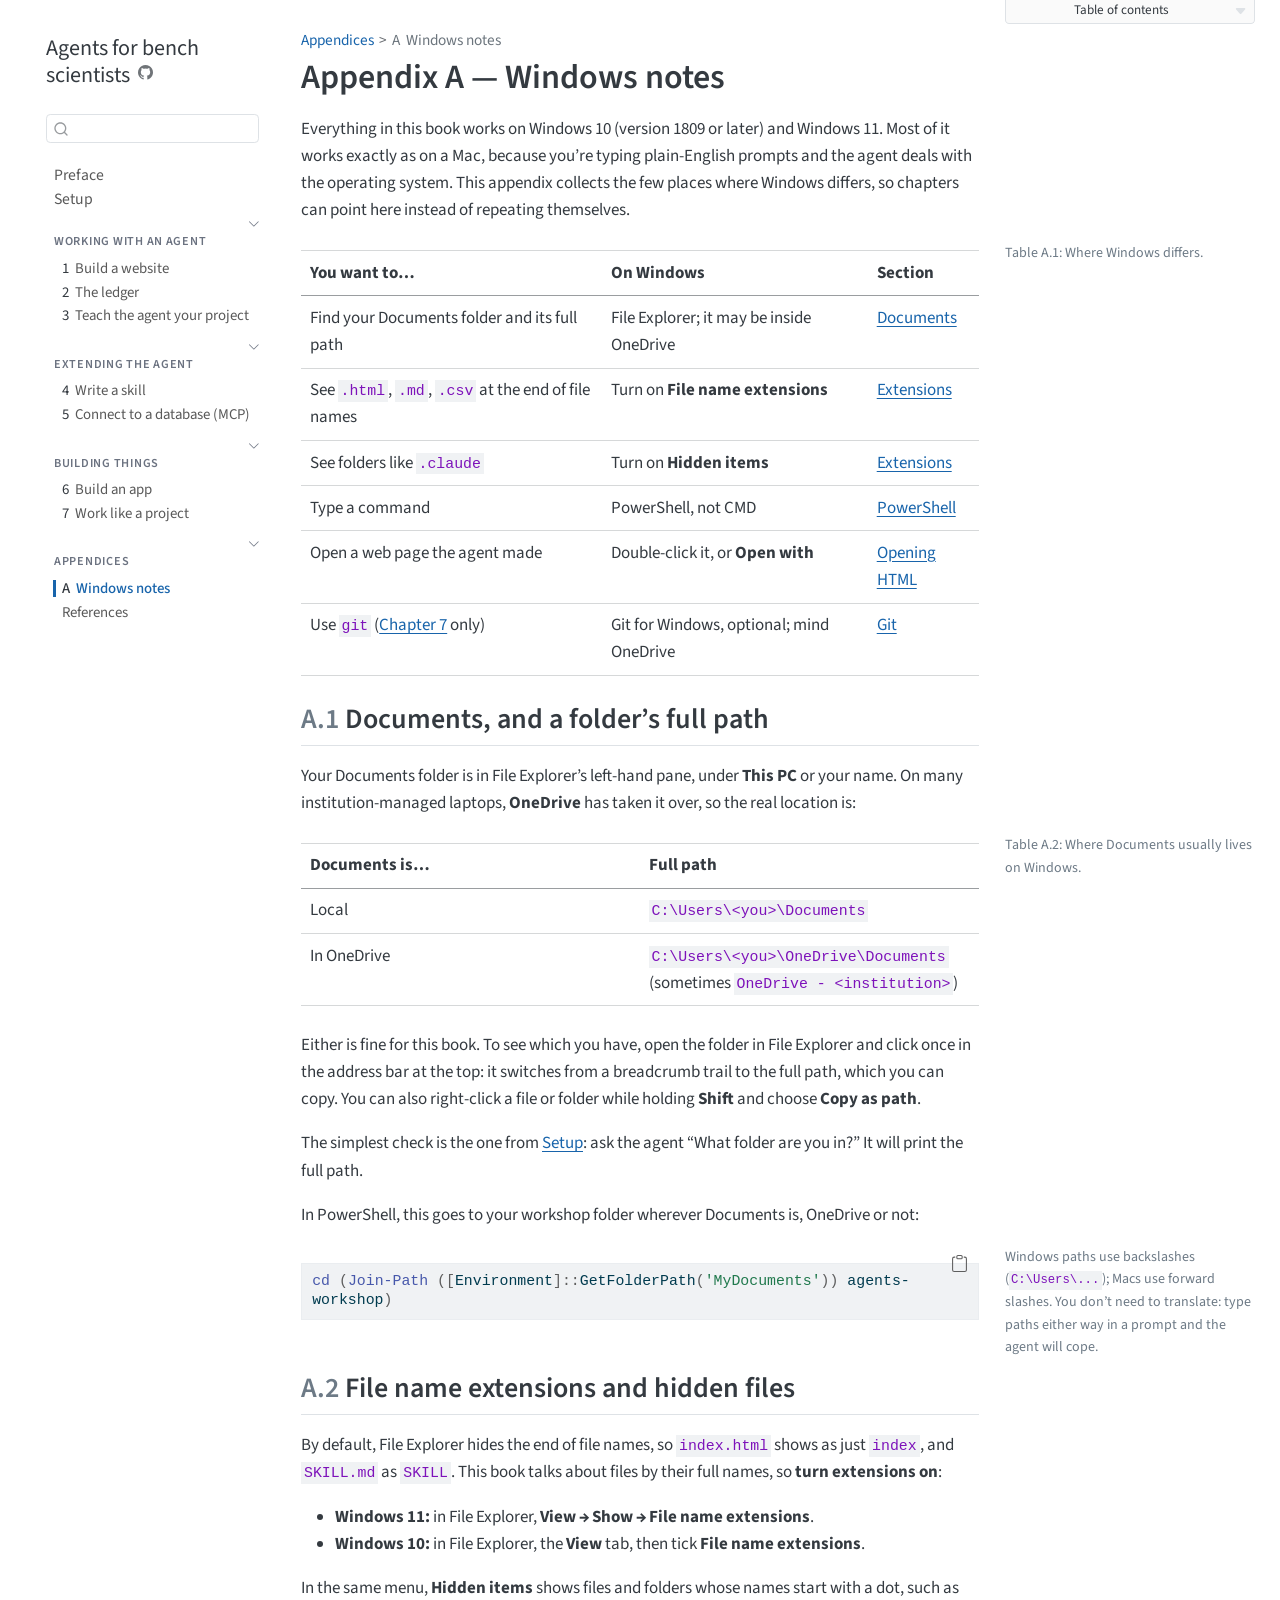
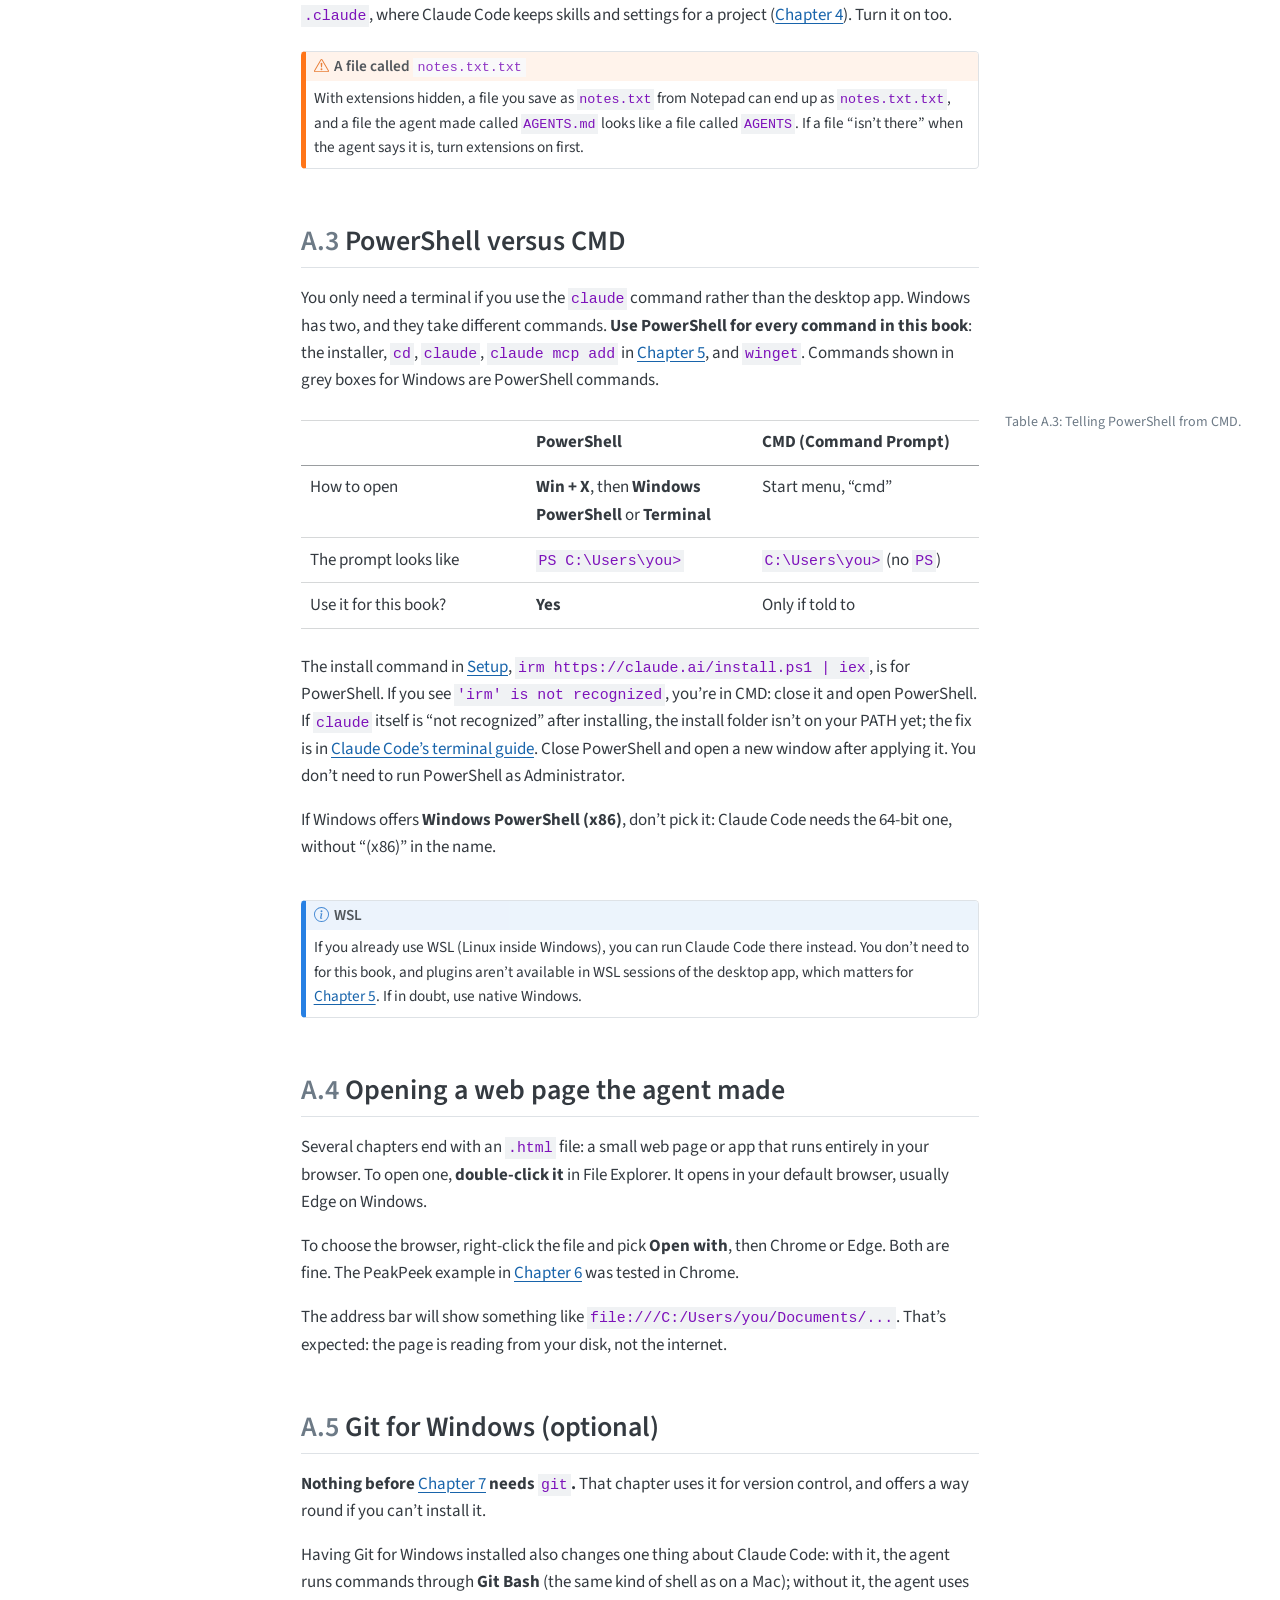
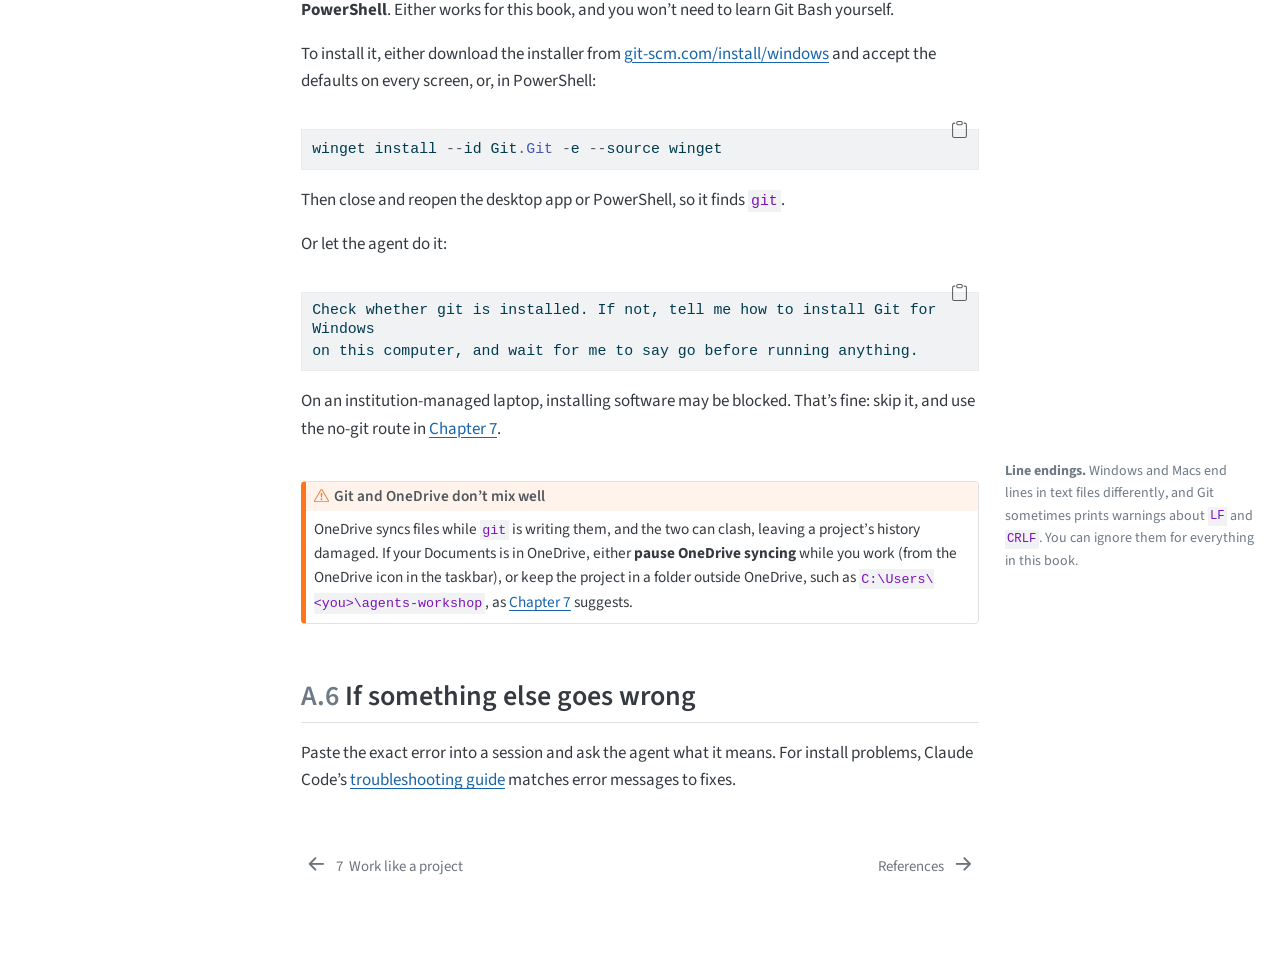
<file: docs/appendices/windows.html>
<!DOCTYPE html>
<html xmlns="http://www.w3.org/1999/xhtml" lang="en" xml:lang="en"><head>

<meta charset="utf-8">
<meta name="generator" content="quarto-1.9.38">

<meta name="viewport" content="width=device-width, initial-scale=1.0, user-scalable=yes">


<title>Appendix A — Windows notes – Agents for bench scientists</title>
<style>
/* Default styles provided by pandoc.
** See https://pandoc.org/MANUAL.html#variables-for-html for config info.
*/
code{white-space: pre-wrap;}
span.smallcaps{font-variant: small-caps;}
div.columns{display: flex; gap: min(4vw, 1.5em);}
div.column{flex: auto; overflow-x: auto;}
div.hanging-indent{margin-left: 1.5em; text-indent: -1.5em;}
ul.task-list{list-style: none;}
ul.task-list li input[type="checkbox"] {
  width: 0.8em;
  margin: 0 0.8em 0.2em -1em; /* quarto-specific, see https://github.com/quarto-dev/quarto-cli/issues/4556 */ 
  vertical-align: middle;
}
/* CSS for syntax highlighting */
html { -webkit-text-size-adjust: 100%; }
pre > code.sourceCode { white-space: pre; position: relative; }
pre > code.sourceCode > span { display: inline-block; line-height: 1.25; }
pre > code.sourceCode > span:empty { height: 1.2em; }
.sourceCode { overflow: visible; }
code.sourceCode > span { color: inherit; text-decoration: inherit; }
div.sourceCode { margin: 1em 0; }
pre.sourceCode { margin: 0; }
@media screen {
div.sourceCode { overflow: auto; }
}
@media print {
pre > code.sourceCode { white-space: pre-wrap; }
pre > code.sourceCode > span { text-indent: -5em; padding-left: 5em; }
}
pre.numberSource code
  { counter-reset: source-line 0; }
pre.numberSource code > span
  { position: relative; left: -4em; counter-increment: source-line; }
pre.numberSource code > span > a:first-child::before
  { content: counter(source-line);
    position: relative; left: -1em; text-align: right; vertical-align: baseline;
    border: none; display: inline-block;
    -webkit-touch-callout: none; -webkit-user-select: none;
    -khtml-user-select: none; -moz-user-select: none;
    -ms-user-select: none; user-select: none;
    padding: 0 4px; width: 4em;
  }
pre.numberSource { margin-left: 3em;  padding-left: 4px; }
div.sourceCode
  {   }
@media screen {
pre > code.sourceCode > span > a:first-child::before { text-decoration: underline; }
}
</style>


<script src="../site_libs/quarto-nav/quarto-nav.js"></script>
<script src="../site_libs/quarto-nav/headroom.min.js"></script>
<script src="../site_libs/clipboard/clipboard.min.js"></script>
<script src="../site_libs/quarto-search/autocomplete.umd.js"></script>
<script src="../site_libs/quarto-search/fuse.min.js"></script>
<script src="../site_libs/quarto-search/quarto-search.js"></script>
<meta name="quarto:offset" content="../">
<link href="../appendices/references.html" rel="next">
<link href="../chapters/07-work-like-a-project.html" rel="prev">
<script src="../site_libs/quarto-html/quarto.js" type="module"></script>
<script src="../site_libs/quarto-html/tabsets/tabsets.js" type="module"></script>
<script src="../site_libs/quarto-html/popper.min.js"></script>
<script src="../site_libs/quarto-html/tippy.umd.min.js"></script>
<script src="../site_libs/quarto-html/anchor.min.js"></script>
<link href="../site_libs/quarto-html/tippy.css" rel="stylesheet">
<link href="../site_libs/quarto-html/quarto-syntax-highlighting-15634bcf2e68342d4ad2dfa704d543f6.css" rel="stylesheet" id="quarto-text-highlighting-styles">
<script src="../site_libs/bootstrap/bootstrap.min.js"></script>
<link href="../site_libs/bootstrap/bootstrap-icons.css" rel="stylesheet">
<link href="../site_libs/bootstrap/bootstrap-8db532a760e6309ca89cbbb647cf1feb.min.css" rel="stylesheet" append-hash="true" id="quarto-bootstrap" data-mode="light">
<script id="quarto-search-options" type="application/json">{
  "location": "sidebar",
  "copy-button": false,
  "collapse-after": 3,
  "panel-placement": "start",
  "type": "textbox",
  "limit": 50,
  "keyboard-shortcut": [
    "f",
    "/",
    "s"
  ],
  "show-item-context": false,
  "language": {
    "search-no-results-text": "No results",
    "search-matching-documents-text": "matching documents",
    "search-copy-link-title": "Copy link to search",
    "search-hide-matches-text": "Hide additional matches",
    "search-more-match-text": "more match in this document",
    "search-more-matches-text": "more matches in this document",
    "search-clear-button-title": "Clear",
    "search-text-placeholder": "",
    "search-detached-cancel-button-title": "Cancel",
    "search-submit-button-title": "Submit",
    "search-label": "Search"
  }
}</script>
<script async="" src="https://www.googletagmanager.com/gtag/js?id=G-KLLV1GCF4E"></script>

<script type="text/javascript">

window.dataLayer = window.dataLayer || [];
function gtag(){dataLayer.push(arguments);}
gtag('js', new Date());
 
  gtag('consent', 'default', {
    'ad_storage': 'denied',
    'analytics_storage': 'denied'
  });
gtag('config', 'G-KLLV1GCF4E', { 'anonymize_ip': true});
</script>


</head>

<body class="nav-sidebar floating slimcontent quarto-light">

<div id="quarto-search-results"></div>
  <header id="quarto-header" class="headroom fixed-top">
  <nav class="quarto-secondary-nav">
    <div class="container-fluid d-flex">
      <button type="button" class="quarto-btn-toggle btn" data-bs-toggle="collapse" role="button" data-bs-target=".quarto-sidebar-collapse-item" aria-controls="quarto-sidebar" aria-expanded="false" aria-label="Toggle sidebar navigation" onclick="if (window.quartoToggleHeadroom) { window.quartoToggleHeadroom(); }">
        <i class="bi bi-layout-text-sidebar-reverse"></i>
      </button>
        <nav class="quarto-page-breadcrumbs" aria-label="breadcrumb"><ol class="breadcrumb"><li class="breadcrumb-item"><a href="../appendices/windows.html">Appendices</a></li><li class="breadcrumb-item"><a href="../appendices/windows.html"><span class="chapter-number">A</span>&nbsp; <span class="chapter-title">Windows notes</span></a></li></ol></nav>
        <a class="flex-grow-1" role="navigation" data-bs-toggle="collapse" data-bs-target=".quarto-sidebar-collapse-item" aria-controls="quarto-sidebar" aria-expanded="false" aria-label="Toggle sidebar navigation" onclick="if (window.quartoToggleHeadroom) { window.quartoToggleHeadroom(); }">      
        </a>
      <button type="button" class="btn quarto-search-button" aria-label="Search" onclick="window.quartoOpenSearch();">
        <i class="bi bi-search"></i>
      </button>
    </div>
  </nav>
</header>
<!-- content -->
<div id="quarto-content" class="quarto-container page-columns page-rows-contents page-layout-article">
<!-- sidebar -->
  <nav id="quarto-sidebar" class="sidebar collapse collapse-horizontal quarto-sidebar-collapse-item sidebar-navigation floating overflow-auto">
    <div class="pt-lg-2 mt-2 text-left sidebar-header">
    <div class="sidebar-title mb-0 py-0">
      <a href="../">Agents for bench scientists</a> 
        <div class="sidebar-tools-main">
    <a href="https://github.com/seandavi/2026-penn-epigen-agentic-workshop/tree/main/book/" title="Source Code" class="quarto-navigation-tool px-1" aria-label="Source Code"><i class="bi bi-github"></i></a>
</div>
    </div>
      </div>
        <div class="mt-2 flex-shrink-0 align-items-center">
        <div class="sidebar-search">
        <div id="quarto-search" class="" title="Search"></div>
        </div>
        </div>
    <div class="sidebar-menu-container"> 
    <ul class="list-unstyled mt-1">
        <li class="sidebar-item">
  <div class="sidebar-item-container"> 
  <a href="../index.html" class="sidebar-item-text sidebar-link">
 <span class="menu-text">Preface</span></a>
  </div>
</li>
        <li class="sidebar-item">
  <div class="sidebar-item-container"> 
  <a href="../chapters/00-setup.html" class="sidebar-item-text sidebar-link">
 <span class="menu-text">Setup</span></a>
  </div>
</li>
        <li class="sidebar-item sidebar-item-section">
      <div class="sidebar-item-container"> 
            <a class="sidebar-item-text sidebar-link text-start" data-bs-toggle="collapse" data-bs-target="#quarto-sidebar-section-1" role="navigation" aria-expanded="true">
 <span class="menu-text">Working with an agent</span></a>
          <a class="sidebar-item-toggle text-start" data-bs-toggle="collapse" data-bs-target="#quarto-sidebar-section-1" role="navigation" aria-expanded="true" aria-label="Toggle section">
            <i class="bi bi-chevron-right ms-2"></i>
          </a> 
      </div>
      <ul id="quarto-sidebar-section-1" class="collapse list-unstyled sidebar-section depth1 show">  
          <li class="sidebar-item">
  <div class="sidebar-item-container"> 
  <a href="../chapters/01-website.html" class="sidebar-item-text sidebar-link">
 <span class="menu-text"><span class="chapter-number">1</span>&nbsp; <span class="chapter-title">Build a website</span></span></a>
  </div>
</li>
          <li class="sidebar-item">
  <div class="sidebar-item-container"> 
  <a href="../chapters/02-ledger.html" class="sidebar-item-text sidebar-link">
 <span class="menu-text"><span class="chapter-number">2</span>&nbsp; <span class="chapter-title">The ledger</span></span></a>
  </div>
</li>
          <li class="sidebar-item">
  <div class="sidebar-item-container"> 
  <a href="../chapters/03-teach-your-agent.html" class="sidebar-item-text sidebar-link">
 <span class="menu-text"><span class="chapter-number">3</span>&nbsp; <span class="chapter-title">Teach the agent your project</span></span></a>
  </div>
</li>
      </ul>
  </li>
        <li class="sidebar-item sidebar-item-section">
      <div class="sidebar-item-container"> 
            <a class="sidebar-item-text sidebar-link text-start" data-bs-toggle="collapse" data-bs-target="#quarto-sidebar-section-2" role="navigation" aria-expanded="true">
 <span class="menu-text">Extending the agent</span></a>
          <a class="sidebar-item-toggle text-start" data-bs-toggle="collapse" data-bs-target="#quarto-sidebar-section-2" role="navigation" aria-expanded="true" aria-label="Toggle section">
            <i class="bi bi-chevron-right ms-2"></i>
          </a> 
      </div>
      <ul id="quarto-sidebar-section-2" class="collapse list-unstyled sidebar-section depth1 show">  
          <li class="sidebar-item">
  <div class="sidebar-item-container"> 
  <a href="../chapters/04-skills.html" class="sidebar-item-text sidebar-link">
 <span class="menu-text"><span class="chapter-number">4</span>&nbsp; <span class="chapter-title">Write a skill</span></span></a>
  </div>
</li>
          <li class="sidebar-item">
  <div class="sidebar-item-container"> 
  <a href="../chapters/05-mcp.html" class="sidebar-item-text sidebar-link">
 <span class="menu-text"><span class="chapter-number">5</span>&nbsp; <span class="chapter-title">Connect to a database (MCP)</span></span></a>
  </div>
</li>
      </ul>
  </li>
        <li class="sidebar-item sidebar-item-section">
      <div class="sidebar-item-container"> 
            <a class="sidebar-item-text sidebar-link text-start" data-bs-toggle="collapse" data-bs-target="#quarto-sidebar-section-3" role="navigation" aria-expanded="true">
 <span class="menu-text">Building things</span></a>
          <a class="sidebar-item-toggle text-start" data-bs-toggle="collapse" data-bs-target="#quarto-sidebar-section-3" role="navigation" aria-expanded="true" aria-label="Toggle section">
            <i class="bi bi-chevron-right ms-2"></i>
          </a> 
      </div>
      <ul id="quarto-sidebar-section-3" class="collapse list-unstyled sidebar-section depth1 show">  
          <li class="sidebar-item">
  <div class="sidebar-item-container"> 
  <a href="../chapters/06-build-an-app.html" class="sidebar-item-text sidebar-link">
 <span class="menu-text"><span class="chapter-number">6</span>&nbsp; <span class="chapter-title">Build an app</span></span></a>
  </div>
</li>
          <li class="sidebar-item">
  <div class="sidebar-item-container"> 
  <a href="../chapters/07-work-like-a-project.html" class="sidebar-item-text sidebar-link">
 <span class="menu-text"><span class="chapter-number">7</span>&nbsp; <span class="chapter-title">Work like a project</span></span></a>
  </div>
</li>
      </ul>
  </li>
        <li class="sidebar-item sidebar-item-section">
      <div class="sidebar-item-container"> 
            <a class="sidebar-item-text sidebar-link text-start" data-bs-toggle="collapse" data-bs-target="#quarto-sidebar-section-4" role="navigation" aria-expanded="true">
 <span class="menu-text">Appendices</span></a>
          <a class="sidebar-item-toggle text-start" data-bs-toggle="collapse" data-bs-target="#quarto-sidebar-section-4" role="navigation" aria-expanded="true" aria-label="Toggle section">
            <i class="bi bi-chevron-right ms-2"></i>
          </a> 
      </div>
      <ul id="quarto-sidebar-section-4" class="collapse list-unstyled sidebar-section depth1 show">  
          <li class="sidebar-item">
  <div class="sidebar-item-container"> 
  <a href="../appendices/windows.html" class="sidebar-item-text sidebar-link active">
 <span class="menu-text"><span class="chapter-number">A</span>&nbsp; <span class="chapter-title">Windows notes</span></span></a>
  </div>
</li>
          <li class="sidebar-item">
  <div class="sidebar-item-container"> 
  <a href="../appendices/references.html" class="sidebar-item-text sidebar-link">
 <span class="menu-text">References</span></a>
  </div>
</li>
      </ul>
  </li>
    </ul>
    </div>
</nav>
<div id="quarto-sidebar-glass" class="quarto-sidebar-collapse-item" data-bs-toggle="collapse" data-bs-target=".quarto-sidebar-collapse-item"></div>
<!-- margin-sidebar -->
    <div id="quarto-margin-sidebar" class="sidebar margin-sidebar">
        <nav id="TOC" role="doc-toc" class="toc-active">
    <h2 id="toc-title">Table of contents</h2>
   
  <ul>
  <li><a href="#win-documents" id="toc-win-documents" class="nav-link active" data-scroll-target="#win-documents"><span class="header-section-number">A.1</span> Documents, and a folder’s full path</a></li>
  <li><a href="#win-extensions" id="toc-win-extensions" class="nav-link" data-scroll-target="#win-extensions"><span class="header-section-number">A.2</span> File name extensions and hidden files</a></li>
  <li><a href="#win-powershell" id="toc-win-powershell" class="nav-link" data-scroll-target="#win-powershell"><span class="header-section-number">A.3</span> PowerShell versus CMD</a></li>
  <li><a href="#win-html" id="toc-win-html" class="nav-link" data-scroll-target="#win-html"><span class="header-section-number">A.4</span> Opening a web page the agent made</a></li>
  <li><a href="#win-git" id="toc-win-git" class="nav-link" data-scroll-target="#win-git"><span class="header-section-number">A.5</span> Git for Windows (optional)</a></li>
  <li><a href="#if-something-else-goes-wrong" id="toc-if-something-else-goes-wrong" class="nav-link" data-scroll-target="#if-something-else-goes-wrong"><span class="header-section-number">A.6</span> If something else goes wrong</a></li>
  </ul>
<div class="toc-actions"><ul><li><a href="https://github.com/seandavi/2026-penn-epigen-agentic-workshop/edit/main/book/appendices/windows.qmd" class="toc-action"><i class="bi bi-github"></i>Edit this page</a></li><li><a href="https://github.com/seandavi/2026-penn-epigen-agentic-workshop/issues/new" class="toc-action"><i class="bi empty"></i>Report an issue</a></li></ul></div></nav>
    </div>
<!-- main -->
<main class="content page-columns page-full" id="quarto-document-content">

<header id="title-block-header" class="quarto-title-block default"><nav class="quarto-page-breadcrumbs quarto-title-breadcrumbs d-none d-lg-block" aria-label="breadcrumb"><ol class="breadcrumb"><li class="breadcrumb-item"><a href="../appendices/windows.html">Appendices</a></li><li class="breadcrumb-item"><a href="../appendices/windows.html"><span class="chapter-number">A</span>&nbsp; <span class="chapter-title">Windows notes</span></a></li></ol></nav>
<div class="quarto-title">
<h1 class="title"><span id="sec-windows" class="quarto-section-identifier">Appendix A — Windows notes</span></h1>
</div>



<div class="quarto-title-meta">

    
  
    
  </div>
  


</header>


<p>Everything in this book works on Windows 10 (version 1809 or later) and Windows 11. Most of it works exactly as on a Mac, because you’re typing plain-English prompts and the agent deals with the operating system. This appendix collects the few places where Windows differs, so chapters can point here instead of repeating themselves.</p>
<div id="tbl-windows-summary" class="quarto-float quarto-figure quarto-figure-center anchored page-columns page-full">
<figure class="quarto-float quarto-float-tbl figure page-columns page-full">
<div aria-describedby="tbl-windows-summary-caption-0ceaefa1-69ba-4598-a22c-09a6ac19f8ca">
<table class="table">
<thead>
<tr class="header">
<th>You want to…</th>
<th>On Windows</th>
<th>Section</th>
</tr>
</thead>
<tbody>
<tr class="odd">
<td>Find your Documents folder and its full path</td>
<td>File Explorer; it may be inside OneDrive</td>
<td><a href="#win-documents">Documents</a></td>
</tr>
<tr class="even">
<td>See <code>.html</code>, <code>.md</code>, <code>.csv</code> at the end of file names</td>
<td>Turn on <strong>File name extensions</strong></td>
<td><a href="#win-extensions">Extensions</a></td>
</tr>
<tr class="odd">
<td>See folders like <code>.claude</code></td>
<td>Turn on <strong>Hidden items</strong></td>
<td><a href="#win-extensions">Extensions</a></td>
</tr>
<tr class="even">
<td>Type a command</td>
<td>PowerShell, not CMD</td>
<td><a href="#win-powershell">PowerShell</a></td>
</tr>
<tr class="odd">
<td>Open a web page the agent made</td>
<td>Double-click it, or <strong>Open with</strong></td>
<td><a href="#win-html">Opening HTML</a></td>
</tr>
<tr class="even">
<td>Use <code>git</code> (<a href="../chapters/07-work-like-a-project.html" class="quarto-xref"><span>Chapter 7</span></a> only)</td>
<td>Git for Windows, optional; mind OneDrive</td>
<td><a href="#win-git">Git</a></td>
</tr>
</tbody>
</table>
</div>
<figcaption class="quarto-float-caption-margin quarto-float-caption quarto-float-tbl margin-caption" id="tbl-windows-summary-caption-0ceaefa1-69ba-4598-a22c-09a6ac19f8ca">
Table&nbsp;A.1: Where Windows differs.
</figcaption>
</figure>
</div>
<section id="win-documents" class="level2 page-columns page-full" data-number="A.1">
<h2 data-number="A.1" class="anchored" data-anchor-id="win-documents"><span class="header-section-number">A.1</span> Documents, and a folder’s full path</h2>
<p>Your Documents folder is in File Explorer’s left-hand pane, under <strong>This PC</strong> or your name. On many institution-managed laptops, <strong>OneDrive</strong> has taken it over, so the real location is:</p>
<div id="tbl-windows-documents" class="quarto-float quarto-figure quarto-figure-center anchored page-columns page-full">
<figure class="quarto-float quarto-float-tbl figure page-columns page-full">
<div aria-describedby="tbl-windows-documents-caption-0ceaefa1-69ba-4598-a22c-09a6ac19f8ca">
<table class="table">
<colgroup>
<col style="width: 50%">
<col style="width: 50%">
</colgroup>
<thead>
<tr class="header">
<th>Documents is…</th>
<th>Full path</th>
</tr>
</thead>
<tbody>
<tr class="odd">
<td>Local</td>
<td><code>C:\Users\&lt;you&gt;\Documents</code></td>
</tr>
<tr class="even">
<td>In OneDrive</td>
<td><code>C:\Users\&lt;you&gt;\OneDrive\Documents</code> (sometimes <code>OneDrive - &lt;institution&gt;</code>)</td>
</tr>
</tbody>
</table>
</div>
<figcaption class="quarto-float-caption-margin quarto-float-caption quarto-float-tbl margin-caption" id="tbl-windows-documents-caption-0ceaefa1-69ba-4598-a22c-09a6ac19f8ca">
Table&nbsp;A.2: Where Documents usually lives on Windows.
</figcaption>
</figure>
</div>
<p>Either is fine for this book. To see which you have, open the folder in File Explorer and click once in the address bar at the top: it switches from a breadcrumb trail to the full path, which you can copy. You can also right-click a file or folder while holding <strong>Shift</strong> and choose <strong>Copy as path</strong>.</p>
<p>The simplest check is the one from <a href="../chapters/00-setup.html">Setup</a>: ask the agent “What folder are you in?” It will print the full path.</p>
<p>In PowerShell, this goes to your workshop folder wherever Documents is, OneDrive or not:</p>
<div class="code-copy-outer-scaffold"><div class="sourceCode" id="cb1"><pre class="sourceCode powershell code-with-copy"><code class="sourceCode powershell"><span id="cb1-1"><a href="#cb1-1" aria-hidden="true" tabindex="-1"></a><span class="fu">cd</span> <span class="op">(</span><span class="fu">Join-Path</span> <span class="op">([</span>Environment<span class="op">]::</span>GetFolderPath<span class="op">(</span><span class="st">'MyDocuments'</span><span class="op">))</span> agents-workshop<span class="op">)</span></span></code></pre></div><button title="Copy to Clipboard" class="code-copy-button"><i class="bi"></i></button></div>

<div class="no-row-height column-margin column-container"><div class="">
<p>Windows paths use backslashes (<code>C:\Users\...</code>); Macs use forward slashes. You don’t need to translate: type paths either way in a prompt and the agent will cope.</p>
</div></div></section>
<section id="win-extensions" class="level2" data-number="A.2">
<h2 data-number="A.2" class="anchored" data-anchor-id="win-extensions"><span class="header-section-number">A.2</span> File name extensions and hidden files</h2>
<p>By default, File Explorer hides the end of file names, so <code>index.html</code> shows as just <code>index</code>, and <code>SKILL.md</code> as <code>SKILL</code>. This book talks about files by their full names, so <strong>turn extensions on</strong>:</p>
<ul>
<li><strong>Windows 11:</strong> in File Explorer, <strong>View → Show → File name extensions</strong>.</li>
<li><strong>Windows 10:</strong> in File Explorer, the <strong>View</strong> tab, then tick <strong>File name extensions</strong>.</li>
</ul>
<p>In the same menu, <strong>Hidden items</strong> shows files and folders whose names start with a dot, such as <code>.claude</code>, where Claude Code keeps skills and settings for a project (<a href="../chapters/04-skills.html" class="quarto-xref"><span>Chapter 4</span></a>). Turn it on too.</p>
<div class="callout callout-style-default callout-warning callout-titled">
<div class="callout-header d-flex align-content-center">
<div class="callout-icon-container">
<i class="callout-icon"></i>
</div>
<div class="callout-title-container flex-fill">
<span class="screen-reader-only">Warning</span>A file called <code>notes.txt.txt</code>
</div>
</div>
<div class="callout-body-container callout-body">
<p>With extensions hidden, a file you save as <code>notes.txt</code> from Notepad can end up as <code>notes.txt.txt</code>, and a file the agent made called <code>AGENTS.md</code> looks like a file called <code>AGENTS</code>. If a file “isn’t there” when the agent says it is, turn extensions on first.</p>
</div>
</div>
</section>
<section id="win-powershell" class="level2 page-columns page-full" data-number="A.3">
<h2 data-number="A.3" class="anchored" data-anchor-id="win-powershell"><span class="header-section-number">A.3</span> PowerShell versus CMD</h2>
<p>You only need a terminal if you use the <code>claude</code> command rather than the desktop app. Windows has two, and they take different commands. <strong>Use PowerShell for every command in this book</strong>: the installer, <code>cd</code>, <code>claude</code>, <code>claude mcp add</code> in <a href="../chapters/05-mcp.html" class="quarto-xref"><span>Chapter 5</span></a>, and <code>winget</code>. Commands shown in grey boxes for Windows are PowerShell commands.</p>
<div id="tbl-windows-shells" class="quarto-float quarto-figure quarto-figure-center anchored page-columns page-full">
<figure class="quarto-float quarto-float-tbl figure page-columns page-full">
<div aria-describedby="tbl-windows-shells-caption-0ceaefa1-69ba-4598-a22c-09a6ac19f8ca">
<table class="table">
<colgroup>
<col style="width: 33%">
<col style="width: 33%">
<col style="width: 33%">
</colgroup>
<thead>
<tr class="header">
<th></th>
<th>PowerShell</th>
<th>CMD (Command Prompt)</th>
</tr>
</thead>
<tbody>
<tr class="odd">
<td>How to open</td>
<td><strong>Win + X</strong>, then <strong>Windows PowerShell</strong> or <strong>Terminal</strong></td>
<td>Start menu, “cmd”</td>
</tr>
<tr class="even">
<td>The prompt looks like</td>
<td><code>PS C:\Users\you&gt;</code></td>
<td><code>C:\Users\you&gt;</code> (no <code>PS</code>)</td>
</tr>
<tr class="odd">
<td>Use it for this book?</td>
<td><strong>Yes</strong></td>
<td>Only if told to</td>
</tr>
</tbody>
</table>
</div>
<figcaption class="quarto-float-caption-margin quarto-float-caption quarto-float-tbl margin-caption" id="tbl-windows-shells-caption-0ceaefa1-69ba-4598-a22c-09a6ac19f8ca">
Table&nbsp;A.3: Telling PowerShell from CMD.
</figcaption>
</figure>
</div>
<p>The install command in <a href="../chapters/00-setup.html">Setup</a>, <code>irm https://claude.ai/install.ps1 | iex</code>, is for PowerShell. If you see <code>'irm' is not recognized</code>, you’re in CMD: close it and open PowerShell. If <code>claude</code> itself is “not recognized” after installing, the install folder isn’t on your PATH yet; the fix is in <a href="https://code.claude.com/docs/en/terminal-guide#windows-troubleshooting">Claude Code’s terminal guide</a>. Close PowerShell and open a new window after applying it. You don’t need to run PowerShell as Administrator.</p>
<p>If Windows offers <strong>Windows PowerShell (x86)</strong>, don’t pick it: Claude Code needs the 64-bit one, without “(x86)” in the name.</p>
<div class="callout callout-style-default callout-note callout-titled">
<div class="callout-header d-flex align-content-center">
<div class="callout-icon-container">
<i class="callout-icon"></i>
</div>
<div class="callout-title-container flex-fill">
<span class="screen-reader-only">Note</span>WSL
</div>
</div>
<div class="callout-body-container callout-body">
<p>If you already use WSL (Linux inside Windows), you can run Claude Code there instead. You don’t need to for this book, and plugins aren’t available in WSL sessions of the desktop app, which matters for <a href="../chapters/05-mcp.html" class="quarto-xref"><span>Chapter 5</span></a>. If in doubt, use native Windows.</p>
</div>
</div>
</section>
<section id="win-html" class="level2" data-number="A.4">
<h2 data-number="A.4" class="anchored" data-anchor-id="win-html"><span class="header-section-number">A.4</span> Opening a web page the agent made</h2>
<p>Several chapters end with an <code>.html</code> file: a small web page or app that runs entirely in your browser. To open one, <strong>double-click it</strong> in File Explorer. It opens in your default browser, usually Edge on Windows.</p>
<p>To choose the browser, right-click the file and pick <strong>Open with</strong>, then Chrome or Edge. Both are fine. The PeakPeek example in <a href="../chapters/06-build-an-app.html" class="quarto-xref"><span>Chapter 6</span></a> was tested in Chrome.</p>
<p>The address bar will show something like <code>file:///C:/Users/you/Documents/...</code>. That’s expected: the page is reading from your disk, not the internet.</p>
</section>
<section id="win-git" class="level2 page-columns page-full" data-number="A.5">
<h2 data-number="A.5" class="anchored" data-anchor-id="win-git"><span class="header-section-number">A.5</span> Git for Windows (optional)</h2>
<p><strong>Nothing before <a href="../chapters/07-work-like-a-project.html" class="quarto-xref"><span>Chapter 7</span></a> needs <code>git</code>.</strong> That chapter uses it for version control, and offers a way round if you can’t install it.</p>
<p>Having Git for Windows installed also changes one thing about Claude Code: with it, the agent runs commands through <strong>Git Bash</strong> (the same kind of shell as on a Mac); without it, the agent uses <strong>PowerShell</strong>. Either works for this book, and you won’t need to learn Git Bash yourself.</p>
<p>To install it, either download the installer from <a href="https://git-scm.com/install/windows">git-scm.com/install/windows</a> and accept the defaults on every screen, or, in PowerShell:</p>
<div class="code-copy-outer-scaffold"><div class="sourceCode" id="cb2"><pre class="sourceCode powershell code-with-copy"><code class="sourceCode powershell"><span id="cb2-1"><a href="#cb2-1" aria-hidden="true" tabindex="-1"></a>winget install <span class="op">--</span>id Git<span class="op">.</span><span class="fu">Git</span> <span class="op">-</span>e <span class="op">--</span>source winget</span></code></pre></div><button title="Copy to Clipboard" class="code-copy-button"><i class="bi"></i></button></div>
<p>Then close and reopen the desktop app or PowerShell, so it finds <code>git</code>.</p>
<p>Or let the agent do it:</p>
<div class="code-copy-outer-scaffold"><div class="sourceCode" id="cb3"><pre class="sourceCode default code-with-copy"><code class="sourceCode default"><span id="cb3-1"><a href="#cb3-1" aria-hidden="true" tabindex="-1"></a>Check whether git is installed. If not, tell me how to install Git for Windows</span>
<span id="cb3-2"><a href="#cb3-2" aria-hidden="true" tabindex="-1"></a>on this computer, and wait for me to say go before running anything.</span></code></pre></div><button title="Copy to Clipboard" class="code-copy-button"><i class="bi"></i></button></div>
<p>On an institution-managed laptop, installing software may be blocked. That’s fine: skip it, and use the no-git route in <a href="../chapters/07-work-like-a-project.html" class="quarto-xref"><span>Chapter 7</span></a>.</p>
<div class="callout callout-style-default callout-warning callout-titled">
<div class="callout-header d-flex align-content-center">
<div class="callout-icon-container">
<i class="callout-icon"></i>
</div>
<div class="callout-title-container flex-fill">
<span class="screen-reader-only">Warning</span>Git and OneDrive don’t mix well
</div>
</div>
<div class="callout-body-container callout-body">
<p>OneDrive syncs files while <code>git</code> is writing them, and the two can clash, leaving a project’s history damaged. If your Documents is in OneDrive, either <strong>pause OneDrive syncing</strong> while you work (from the OneDrive icon in the taskbar), or keep the project in a folder outside OneDrive, such as <code>C:\Users\&lt;you&gt;\agents-workshop</code>, as <a href="../chapters/07-work-like-a-project.html" class="quarto-xref"><span>Chapter 7</span></a> suggests.</p>
</div>
</div>

<div class="no-row-height column-margin column-container"><div class="">
<p><strong>Line endings.</strong> Windows and Macs end lines in text files differently, and Git sometimes prints warnings about <code>LF</code> and <code>CRLF</code>. You can ignore them for everything in this book.</p>
</div></div></section>
<section id="if-something-else-goes-wrong" class="level2" data-number="A.6">
<h2 data-number="A.6" class="anchored" data-anchor-id="if-something-else-goes-wrong"><span class="header-section-number">A.6</span> If something else goes wrong</h2>
<p>Paste the exact error into a session and ask the agent what it means. For install problems, Claude Code’s <a href="https://code.claude.com/docs/en/troubleshoot-install">troubleshooting guide</a> matches error messages to fixes.</p>


</section>

</main> <!-- /main -->
<script id="quarto-html-after-body" type="application/javascript">
  window.document.addEventListener("DOMContentLoaded", function (event) {
    const icon = "";
    const anchorJS = new window.AnchorJS();
    anchorJS.options = {
      placement: 'right',
      icon: icon
    };
    anchorJS.add('.anchored');
    const isCodeAnnotation = (el) => {
      for (const clz of el.classList) {
        if (clz.startsWith('code-annotation-')) {                     
          return true;
        }
      }
      return false;
    }
    const onCopySuccess = function(e) {
      // button target
      const button = e.trigger;
      // don't keep focus
      button.blur();
      // flash "checked"
      button.classList.add('code-copy-button-checked');
      var currentTitle = button.getAttribute("title");
      button.setAttribute("title", "Copied!");
      let tooltip;
      if (window.bootstrap) {
        button.setAttribute("data-bs-toggle", "tooltip");
        button.setAttribute("data-bs-placement", "left");
        button.setAttribute("data-bs-title", "Copied!");
        tooltip = new bootstrap.Tooltip(button, 
          { trigger: "manual", 
            customClass: "code-copy-button-tooltip",
            offset: [0, -8]});
        tooltip.show();    
      }
      setTimeout(function() {
        if (tooltip) {
          tooltip.hide();
          button.removeAttribute("data-bs-title");
          button.removeAttribute("data-bs-toggle");
          button.removeAttribute("data-bs-placement");
        }
        button.setAttribute("title", currentTitle);
        button.classList.remove('code-copy-button-checked');
      }, 1000);
      // clear code selection
      e.clearSelection();
    }
    const getTextToCopy = function(trigger) {
      const outerScaffold = trigger.parentElement.cloneNode(true);
      const codeEl = outerScaffold.querySelector('code');
      for (const childEl of codeEl.children) {
        if (isCodeAnnotation(childEl)) {
          childEl.remove();
        }
      }
      return codeEl.innerText;
    }
    const clipboard = new window.ClipboardJS('.code-copy-button:not([data-in-quarto-modal])', {
      text: getTextToCopy
    });
    clipboard.on('success', onCopySuccess);
    if (window.document.getElementById('quarto-embedded-source-code-modal')) {
      const clipboardModal = new window.ClipboardJS('.code-copy-button[data-in-quarto-modal]', {
        text: getTextToCopy,
        container: window.document.getElementById('quarto-embedded-source-code-modal')
      });
      clipboardModal.on('success', onCopySuccess);
    }
      var localhostRegex = new RegExp(/^(?:http|https):\/\/localhost\:?[0-9]*\//);
      var mailtoRegex = new RegExp(/^mailto:/);
        var filterRegex = new RegExp("https:\/\/seandavi\.github\.io\/2026-penn-epigen-agentic-workshop\/");
      var isInternal = (href) => {
          return filterRegex.test(href) || localhostRegex.test(href) || mailtoRegex.test(href);
      }
      // Inspect non-navigation links and adorn them if external
     var links = window.document.querySelectorAll('a[href]:not(.nav-link):not(.navbar-brand):not(.toc-action):not(.sidebar-link):not(.sidebar-item-toggle):not(.pagination-link):not(.no-external):not([aria-hidden]):not(.dropdown-item):not(.quarto-navigation-tool):not(.about-link)');
      for (var i=0; i<links.length; i++) {
        const link = links[i];
        if (!isInternal(link.href)) {
          // undo the damage that might have been done by quarto-nav.js in the case of
          // links that we want to consider external
          if (link.dataset.originalHref !== undefined) {
            link.href = link.dataset.originalHref;
          }
        }
      }
    function tippyHover(el, contentFn, onTriggerFn, onUntriggerFn) {
      const config = {
        allowHTML: true,
        maxWidth: 500,
        delay: 100,
        arrow: false,
        appendTo: function(el) {
            return el.parentElement;
        },
        interactive: true,
        interactiveBorder: 10,
        theme: 'quarto',
        placement: 'bottom-start',
      };
      if (contentFn) {
        config.content = contentFn;
      }
      if (onTriggerFn) {
        config.onTrigger = onTriggerFn;
      }
      if (onUntriggerFn) {
        config.onUntrigger = onUntriggerFn;
      }
      window.tippy(el, config); 
    }
    const noterefs = window.document.querySelectorAll('a[role="doc-noteref"]');
    for (var i=0; i<noterefs.length; i++) {
      const ref = noterefs[i];
      tippyHover(ref, function() {
        // use id or data attribute instead here
        let href = ref.getAttribute('data-footnote-href') || ref.getAttribute('href');
        try { href = new URL(href).hash; } catch {}
        const id = href.replace(/^#\/?/, "");
        const note = window.document.getElementById(id);
        if (note) {
          return note.innerHTML;
        } else {
          return "";
        }
      });
    }
    const xrefs = window.document.querySelectorAll('a.quarto-xref');
    const processXRef = (id, note) => {
      // Strip column container classes
      const stripColumnClz = (el) => {
        el.classList.remove("page-full", "page-columns");
        if (el.children) {
          for (const child of el.children) {
            stripColumnClz(child);
          }
        }
      }
      stripColumnClz(note)
      if (id === null || id.startsWith('sec-')) {
        // Special case sections, only their first couple elements
        const container = document.createElement("div");
        if (note.children && note.children.length > 2) {
          container.appendChild(note.children[0].cloneNode(true));
          for (let i = 1; i < note.children.length; i++) {
            const child = note.children[i];
            if (child.tagName === "P" && child.innerText === "") {
              continue;
            } else {
              container.appendChild(child.cloneNode(true));
              break;
            }
          }
          if (window.Quarto?.typesetMath) {
            window.Quarto.typesetMath(container);
          }
          return container.innerHTML
        } else {
          if (window.Quarto?.typesetMath) {
            window.Quarto.typesetMath(note);
          }
          return note.innerHTML;
        }
      } else {
        // Remove any anchor links if they are present
        const anchorLink = note.querySelector('a.anchorjs-link');
        if (anchorLink) {
          anchorLink.remove();
        }
        if (window.Quarto?.typesetMath) {
          window.Quarto.typesetMath(note);
        }
        if (note.classList.contains("callout")) {
          return note.outerHTML;
        } else {
          return note.innerHTML;
        }
      }
    }
    for (var i=0; i<xrefs.length; i++) {
      const xref = xrefs[i];
      tippyHover(xref, undefined, function(instance) {
        instance.disable();
        let url = xref.getAttribute('href');
        let hash = undefined; 
        if (url.startsWith('#')) {
          hash = url;
        } else {
          try { hash = new URL(url).hash; } catch {}
        }
        if (hash) {
          const id = hash.replace(/^#\/?/, "");
          const note = window.document.getElementById(id);
          if (note !== null) {
            try {
              const html = processXRef(id, note.cloneNode(true));
              instance.setContent(html);
            } finally {
              instance.enable();
              instance.show();
            }
          } else {
            // See if we can fetch this
            fetch(url.split('#')[0])
            .then(res => res.text())
            .then(html => {
              const parser = new DOMParser();
              const htmlDoc = parser.parseFromString(html, "text/html");
              const note = htmlDoc.getElementById(id);
              if (note !== null) {
                const html = processXRef(id, note);
                instance.setContent(html);
              } 
            }).finally(() => {
              instance.enable();
              instance.show();
            });
          }
        } else {
          // See if we can fetch a full url (with no hash to target)
          // This is a special case and we should probably do some content thinning / targeting
          fetch(url)
          .then(res => res.text())
          .then(html => {
            const parser = new DOMParser();
            const htmlDoc = parser.parseFromString(html, "text/html");
            const note = htmlDoc.querySelector('main.content');
            if (note !== null) {
              // This should only happen for chapter cross references
              // (since there is no id in the URL)
              // remove the first header
              if (note.children.length > 0 && note.children[0].tagName === "HEADER") {
                note.children[0].remove();
              }
              const html = processXRef(null, note);
              instance.setContent(html);
            } 
          }).finally(() => {
            instance.enable();
            instance.show();
          });
        }
      }, function(instance) {
      });
    }
        let selectedAnnoteEl;
        const selectorForAnnotation = ( cell, annotation) => {
          let cellAttr = 'data-code-cell="' + cell + '"';
          let lineAttr = 'data-code-annotation="' +  annotation + '"';
          const selector = 'span[' + cellAttr + '][' + lineAttr + ']';
          return selector;
        }
        const selectCodeLines = (annoteEl) => {
          const doc = window.document;
          const targetCell = annoteEl.getAttribute("data-target-cell");
          const targetAnnotation = annoteEl.getAttribute("data-target-annotation");
          const annoteSpan = window.document.querySelector(selectorForAnnotation(targetCell, targetAnnotation));
          const lines = annoteSpan.getAttribute("data-code-lines").split(",");
          const lineIds = lines.map((line) => {
            return targetCell + "-" + line;
          })
          let top = null;
          let height = null;
          let parent = null;
          if (lineIds.length > 0) {
              //compute the position of the single el (top and bottom and make a div)
              const el = window.document.getElementById(lineIds[0]);
              top = el.offsetTop;
              height = el.offsetHeight;
              parent = el.parentElement.parentElement;
            if (lineIds.length > 1) {
              const lastEl = window.document.getElementById(lineIds[lineIds.length - 1]);
              const bottom = lastEl.offsetTop + lastEl.offsetHeight;
              height = bottom - top;
            }
            if (top !== null && height !== null && parent !== null) {
              // cook up a div (if necessary) and position it 
              let div = window.document.getElementById("code-annotation-line-highlight");
              if (div === null) {
                div = window.document.createElement("div");
                div.setAttribute("id", "code-annotation-line-highlight");
                div.style.position = 'absolute';
                parent.appendChild(div);
              }
              div.style.top = top - 2 + "px";
              div.style.height = height + 4 + "px";
              div.style.left = 0;
              let gutterDiv = window.document.getElementById("code-annotation-line-highlight-gutter");
              if (gutterDiv === null) {
                gutterDiv = window.document.createElement("div");
                gutterDiv.setAttribute("id", "code-annotation-line-highlight-gutter");
                gutterDiv.style.position = 'absolute';
                const codeCell = window.document.getElementById(targetCell);
                const gutter = codeCell.querySelector('.code-annotation-gutter');
                gutter.appendChild(gutterDiv);
              }
              gutterDiv.style.top = top - 2 + "px";
              gutterDiv.style.height = height + 4 + "px";
            }
            selectedAnnoteEl = annoteEl;
          }
        };
        const unselectCodeLines = () => {
          const elementsIds = ["code-annotation-line-highlight", "code-annotation-line-highlight-gutter"];
          elementsIds.forEach((elId) => {
            const div = window.document.getElementById(elId);
            if (div) {
              div.remove();
            }
          });
          selectedAnnoteEl = undefined;
        };
          // Handle positioning of the toggle
      window.addEventListener(
        "resize",
        throttle(() => {
          elRect = undefined;
          if (selectedAnnoteEl) {
            selectCodeLines(selectedAnnoteEl);
          }
        }, 10)
      );
      function throttle(fn, ms) {
      let throttle = false;
      let timer;
        return (...args) => {
          if(!throttle) { // first call gets through
              fn.apply(this, args);
              throttle = true;
          } else { // all the others get throttled
              if(timer) clearTimeout(timer); // cancel #2
              timer = setTimeout(() => {
                fn.apply(this, args);
                timer = throttle = false;
              }, ms);
          }
        };
      }
        // Attach click handler to the DT
        const annoteDls = window.document.querySelectorAll('dt[data-target-cell]');
        for (const annoteDlNode of annoteDls) {
          annoteDlNode.addEventListener('click', (event) => {
            const clickedEl = event.target;
            if (clickedEl !== selectedAnnoteEl) {
              unselectCodeLines();
              const activeEl = window.document.querySelector('dt[data-target-cell].code-annotation-active');
              if (activeEl) {
                activeEl.classList.remove('code-annotation-active');
              }
              selectCodeLines(clickedEl);
              clickedEl.classList.add('code-annotation-active');
            } else {
              // Unselect the line
              unselectCodeLines();
              clickedEl.classList.remove('code-annotation-active');
            }
          });
        }
    const findCites = (el) => {
      const parentEl = el.parentElement;
      if (parentEl) {
        const cites = parentEl.dataset.cites;
        if (cites) {
          return {
            el,
            cites: cites.split(' ')
          };
        } else {
          return findCites(el.parentElement)
        }
      } else {
        return undefined;
      }
    };
    var bibliorefs = window.document.querySelectorAll('a[role="doc-biblioref"]');
    for (var i=0; i<bibliorefs.length; i++) {
      const ref = bibliorefs[i];
      const citeInfo = findCites(ref);
      if (citeInfo) {
        tippyHover(citeInfo.el, function() {
          var popup = window.document.createElement('div');
          citeInfo.cites.forEach(function(cite) {
            var citeDiv = window.document.createElement('div');
            citeDiv.classList.add('hanging-indent');
            citeDiv.classList.add('csl-entry');
            var biblioDiv = window.document.getElementById('ref-' + cite);
            if (biblioDiv) {
              citeDiv.innerHTML = biblioDiv.innerHTML;
            }
            popup.appendChild(citeDiv);
          });
          return popup.innerHTML;
        });
      }
    }
  });
  </script>
<nav class="page-navigation">
  <div class="nav-page nav-page-previous">
      <a href="../chapters/07-work-like-a-project.html" class="pagination-link" aria-label="Work like a project">
        <i class="bi bi-arrow-left-short"></i> <span class="nav-page-text"><span class="chapter-number">7</span>&nbsp; <span class="chapter-title">Work like a project</span></span>
      </a>          
  </div>
  <div class="nav-page nav-page-next">
      <a href="../appendices/references.html" class="pagination-link" aria-label="References">
        <span class="nav-page-text">References</span> <i class="bi bi-arrow-right-short"></i>
      </a>
  </div>
</nav>
</div> <!-- /content -->




<footer class="footer"><div class="nav-footer"><div class="nav-footer-center"><div class="toc-actions d-sm-block d-md-none"><ul><li><a href="https://github.com/seandavi/2026-penn-epigen-agentic-workshop/edit/main/book/appendices/windows.qmd" class="toc-action"><i class="bi bi-github"></i>Edit this page</a></li><li><a href="https://github.com/seandavi/2026-penn-epigen-agentic-workshop/issues/new" class="toc-action"><i class="bi empty"></i>Report an issue</a></li></ul></div></div></div></footer></body></html>
</file>
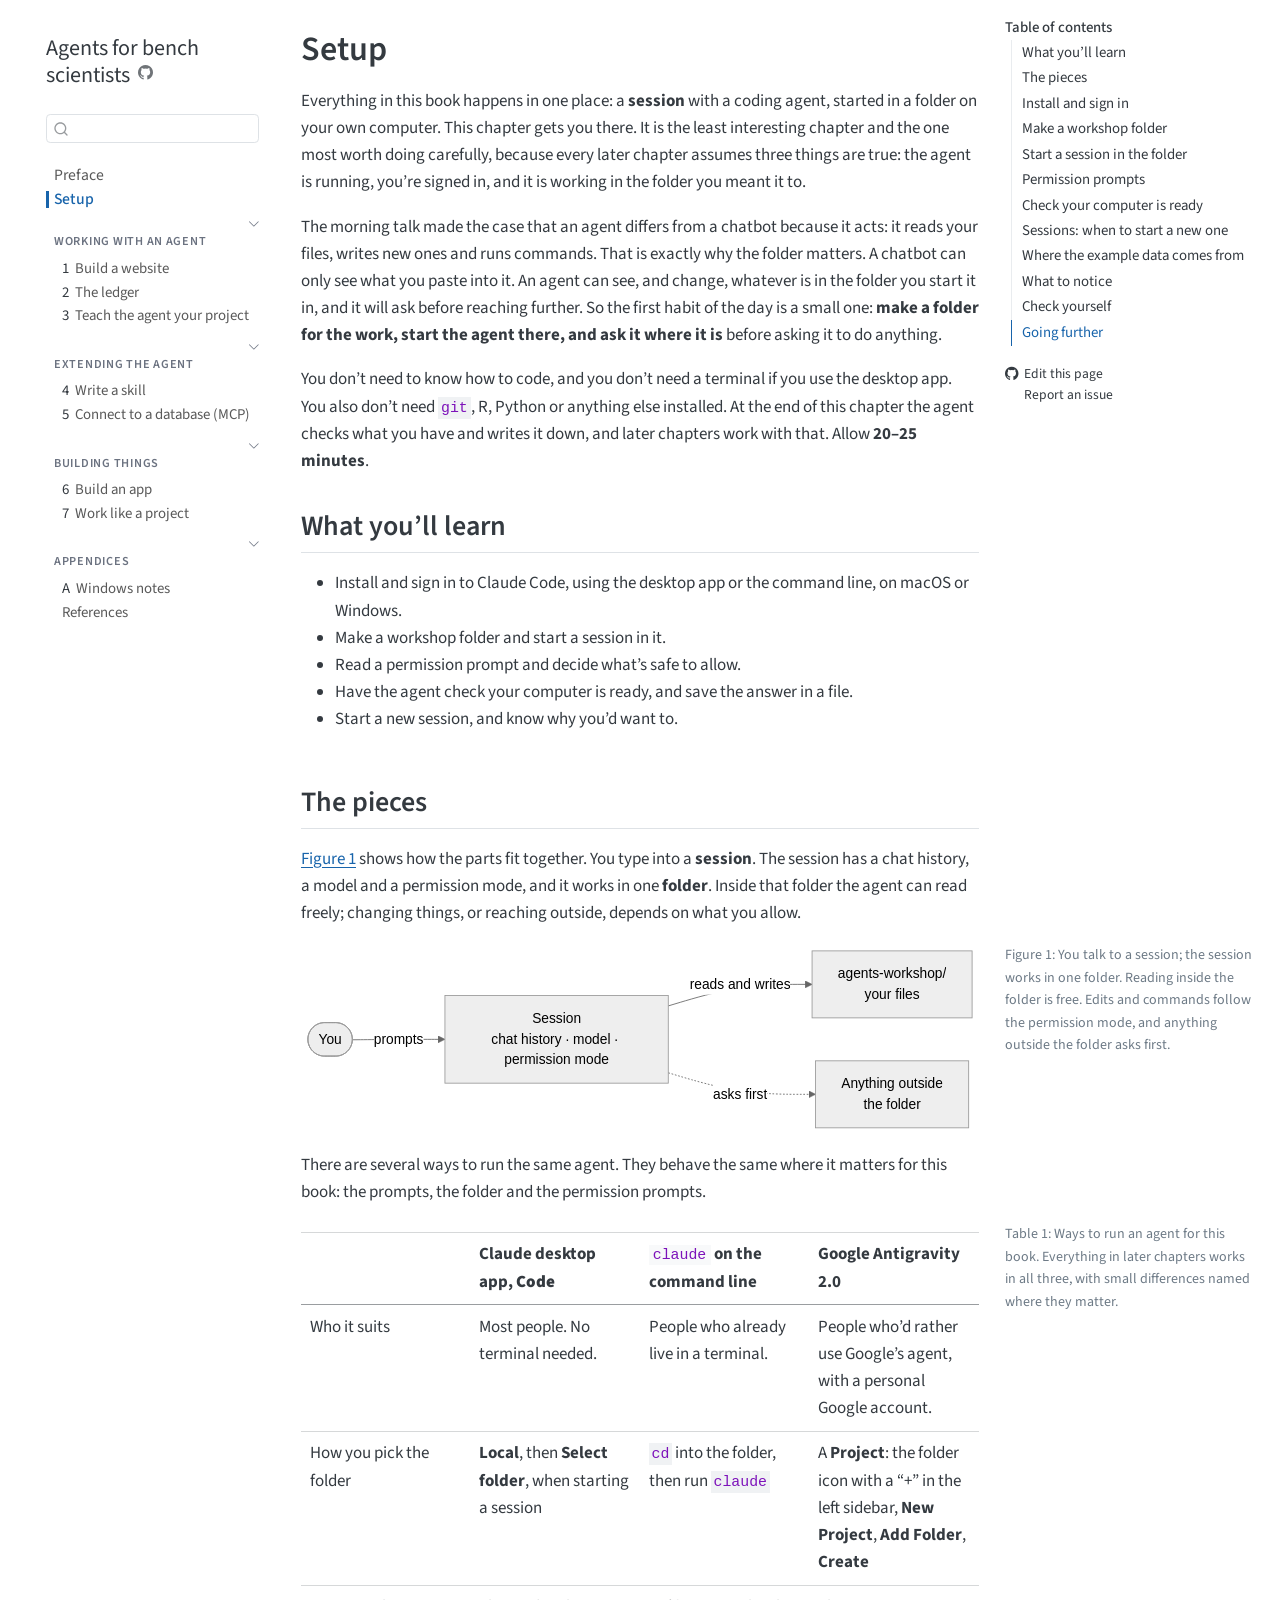
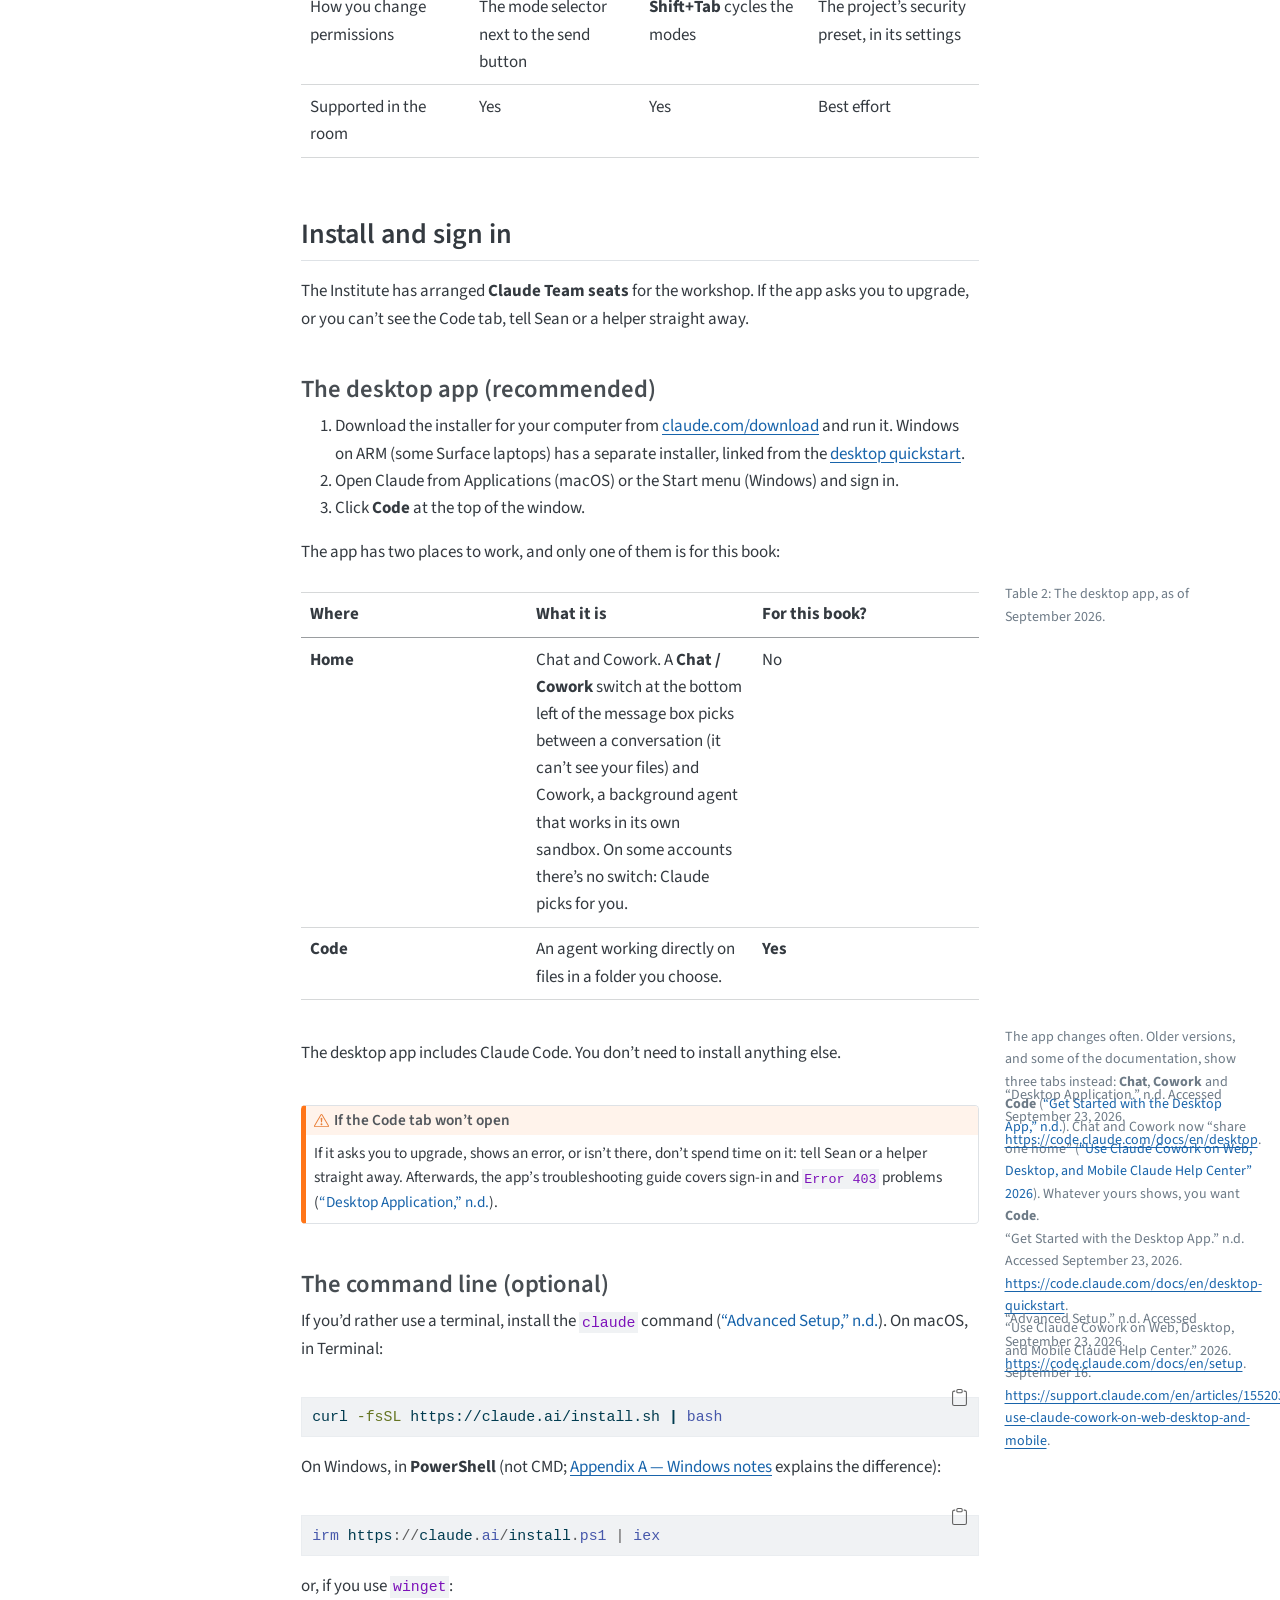
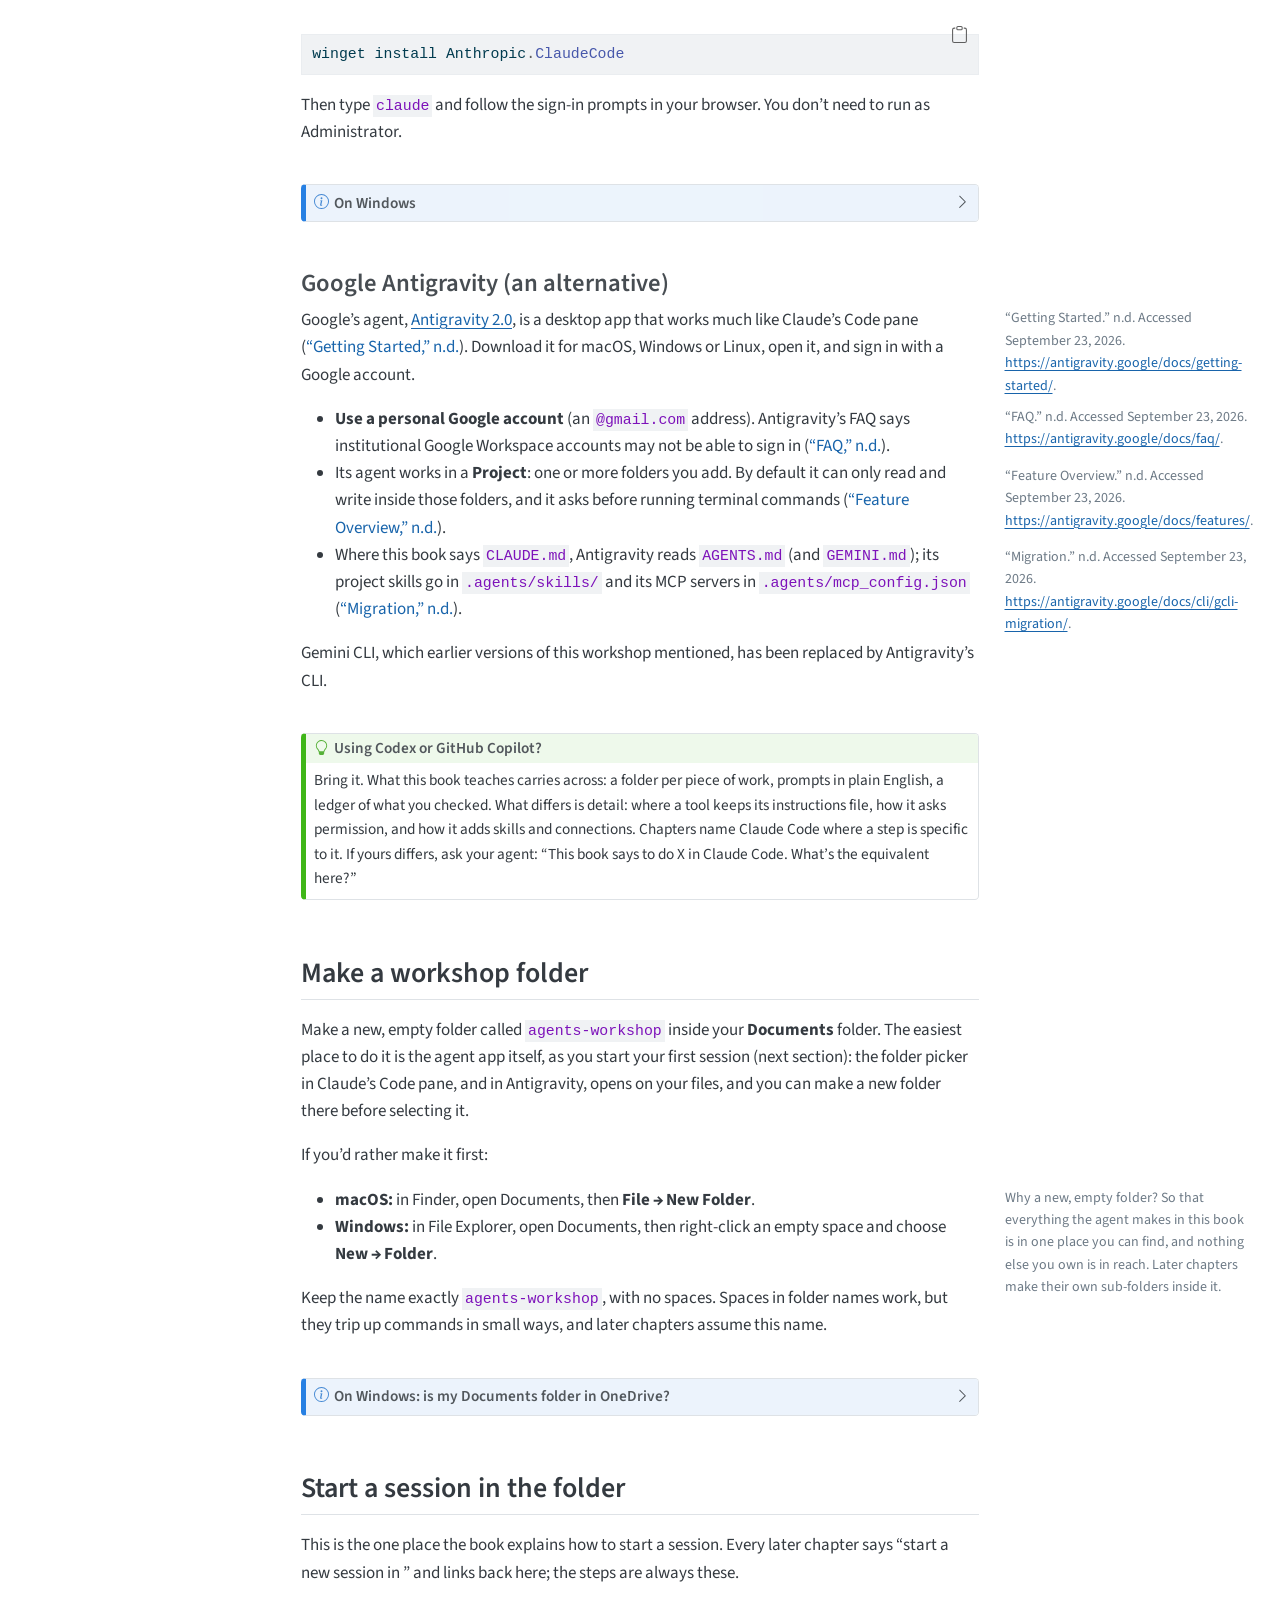
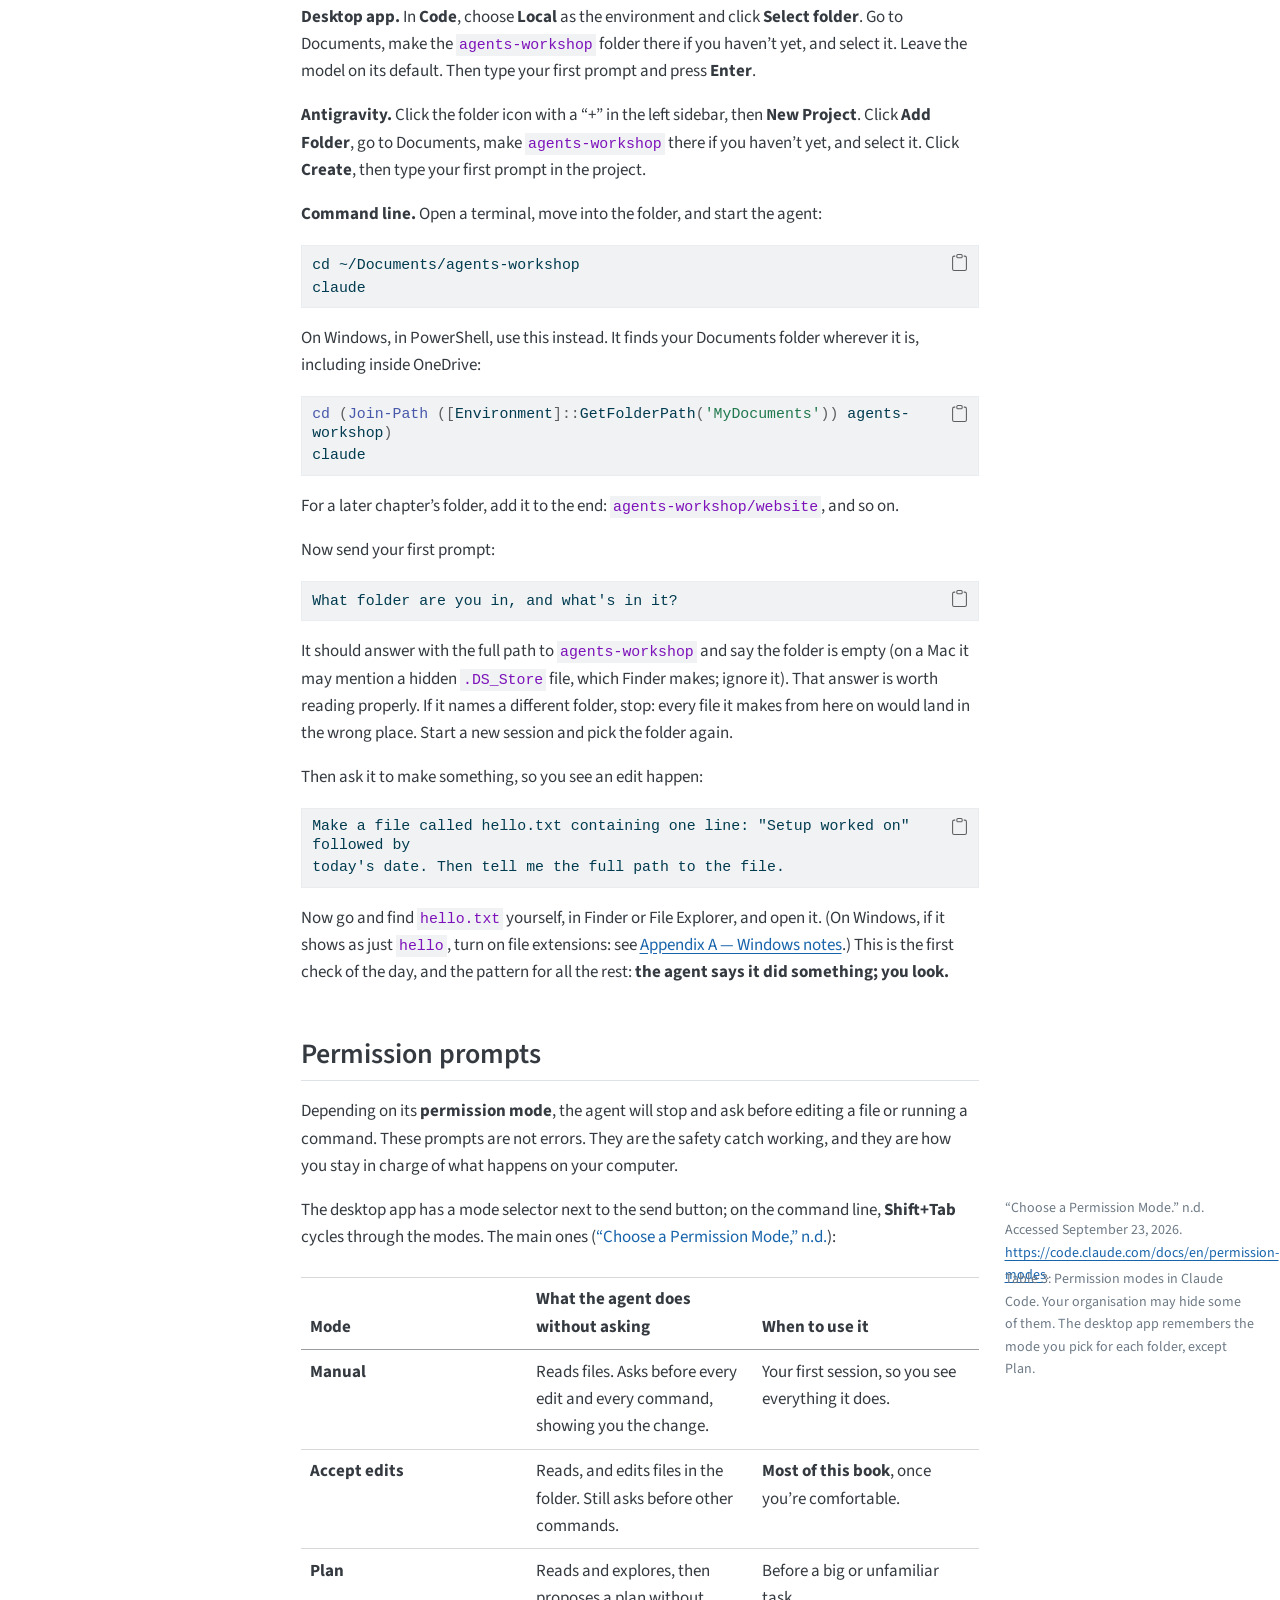
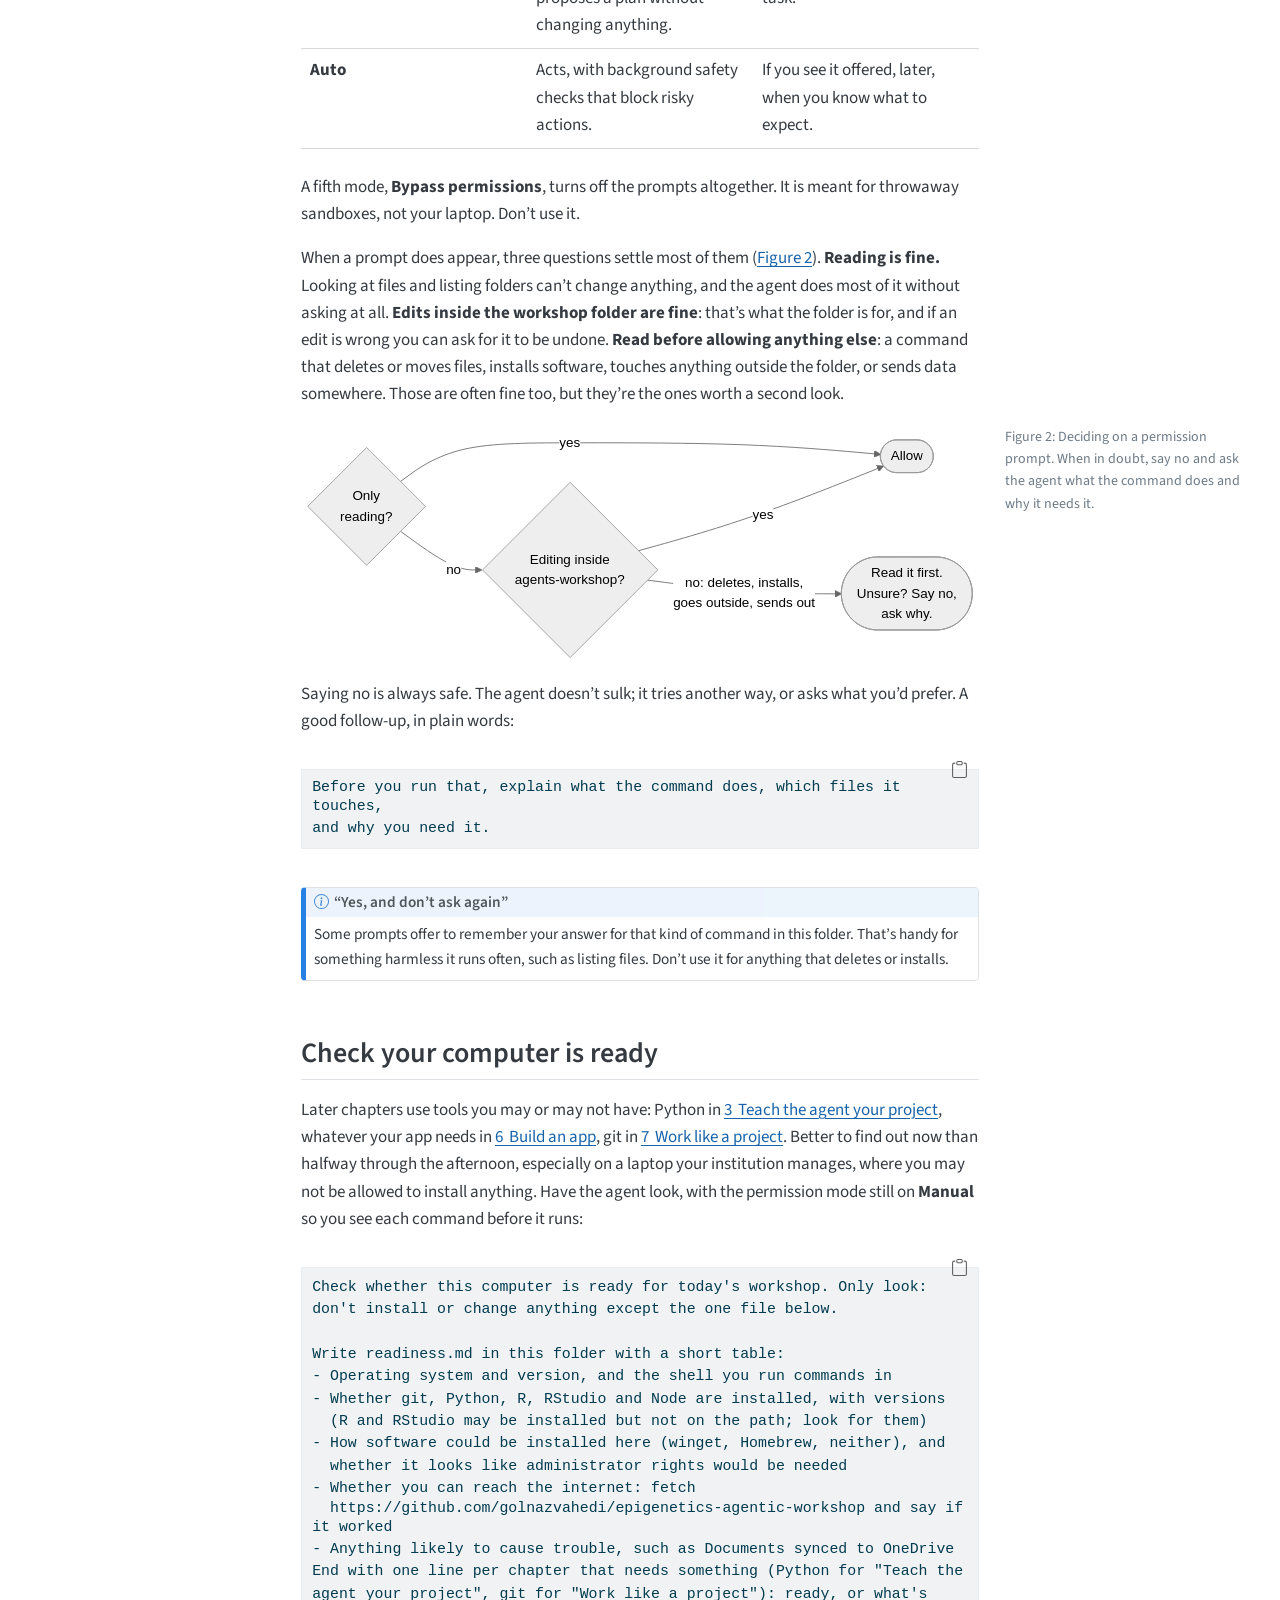
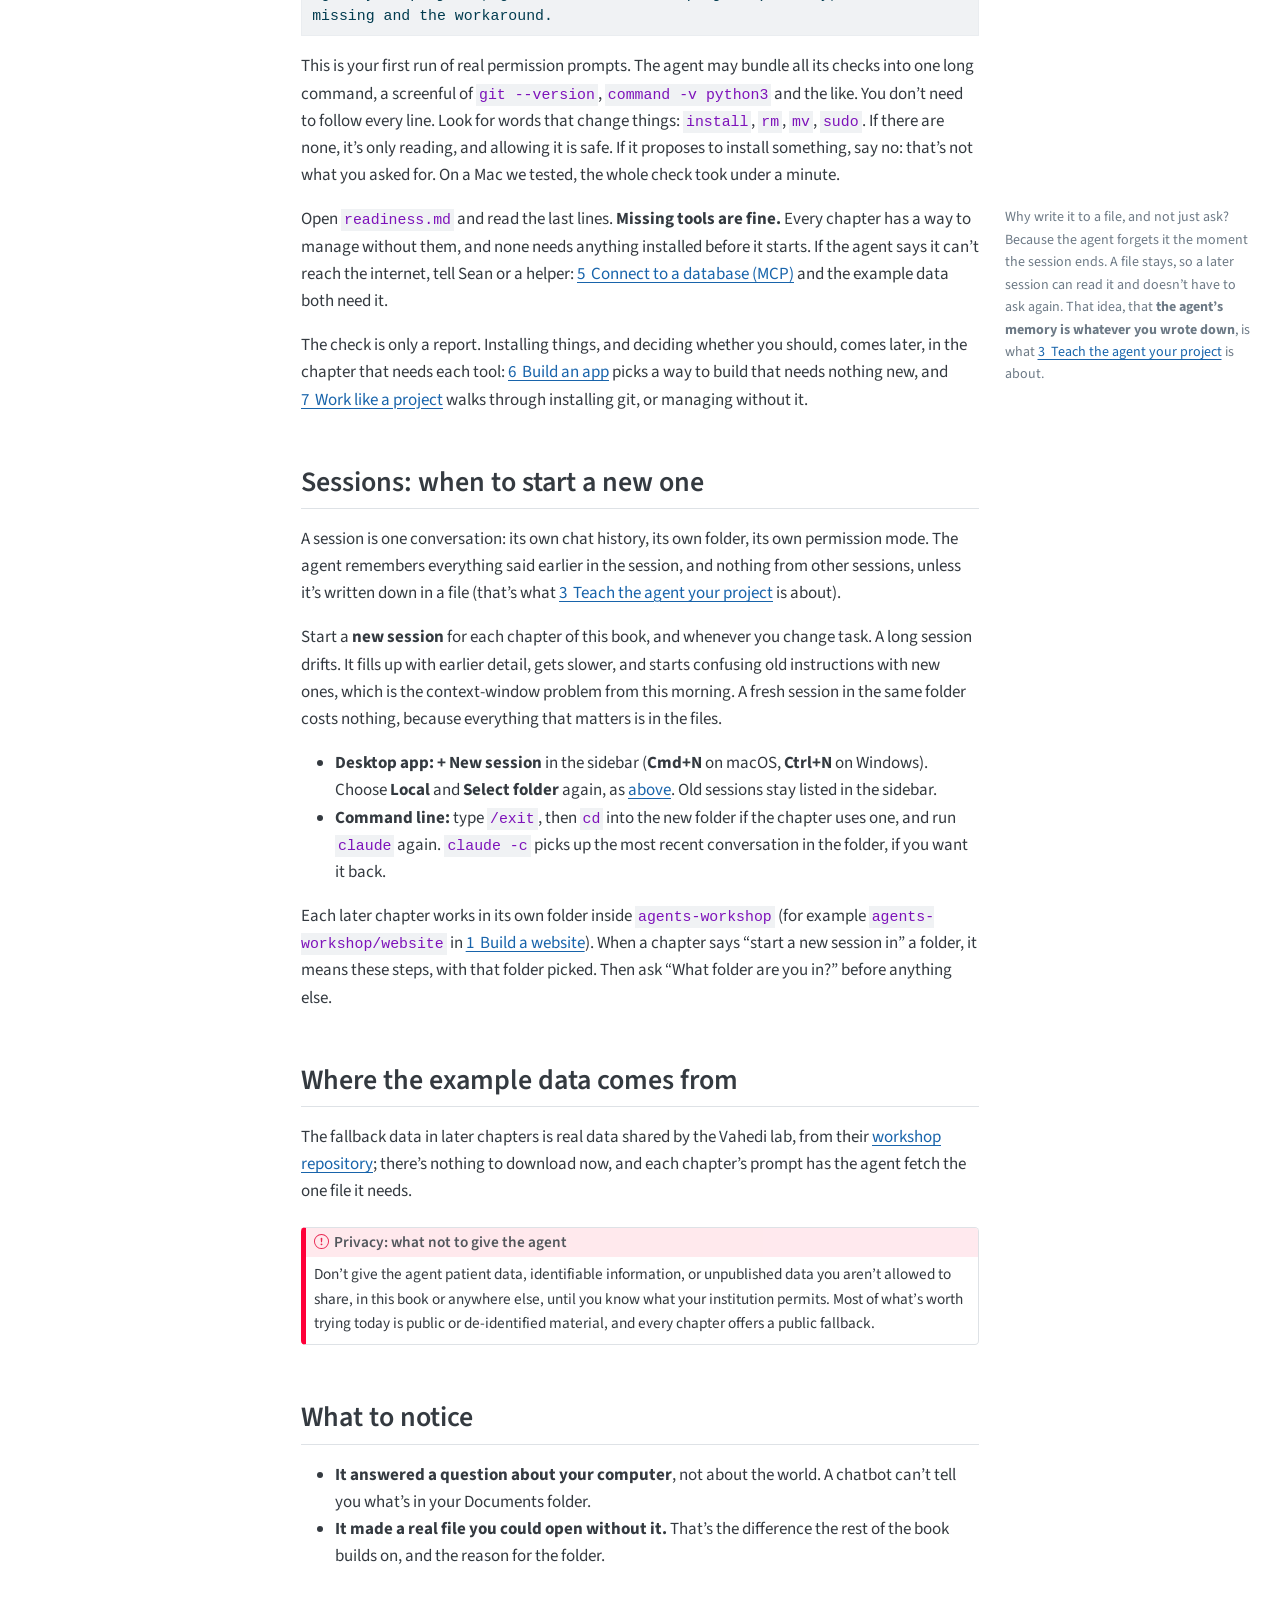
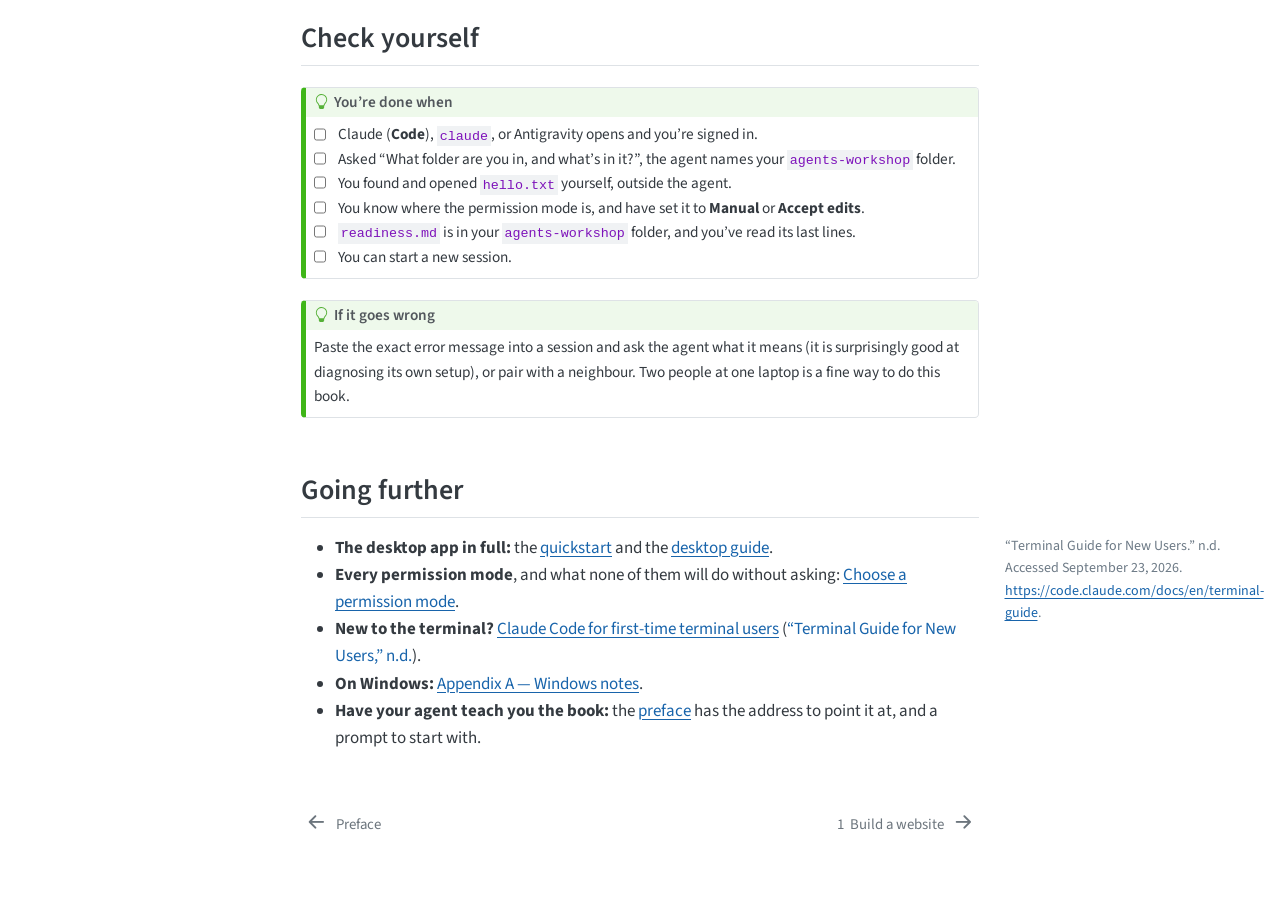
<file: docs/chapters/00-setup.html>
<!DOCTYPE html>
<html xmlns="http://www.w3.org/1999/xhtml" lang="en" xml:lang="en"><head>

<meta charset="utf-8">
<meta name="generator" content="quarto-1.9.38">

<meta name="viewport" content="width=device-width, initial-scale=1.0, user-scalable=yes">


<title>Setup – Agents for bench scientists</title>
<style>
/* Default styles provided by pandoc.
** See https://pandoc.org/MANUAL.html#variables-for-html for config info.
*/
code{white-space: pre-wrap;}
span.smallcaps{font-variant: small-caps;}
div.columns{display: flex; gap: min(4vw, 1.5em);}
div.column{flex: auto; overflow-x: auto;}
div.hanging-indent{margin-left: 1.5em; text-indent: -1.5em;}
ul.task-list{list-style: none;}
ul.task-list li input[type="checkbox"] {
  width: 0.8em;
  margin: 0 0.8em 0.2em -1em; /* quarto-specific, see https://github.com/quarto-dev/quarto-cli/issues/4556 */ 
  vertical-align: middle;
}
/* CSS for syntax highlighting */
html { -webkit-text-size-adjust: 100%; }
pre > code.sourceCode { white-space: pre; position: relative; }
pre > code.sourceCode > span { display: inline-block; line-height: 1.25; }
pre > code.sourceCode > span:empty { height: 1.2em; }
.sourceCode { overflow: visible; }
code.sourceCode > span { color: inherit; text-decoration: inherit; }
div.sourceCode { margin: 1em 0; }
pre.sourceCode { margin: 0; }
@media screen {
div.sourceCode { overflow: auto; }
}
@media print {
pre > code.sourceCode { white-space: pre-wrap; }
pre > code.sourceCode > span { text-indent: -5em; padding-left: 5em; }
}
pre.numberSource code
  { counter-reset: source-line 0; }
pre.numberSource code > span
  { position: relative; left: -4em; counter-increment: source-line; }
pre.numberSource code > span > a:first-child::before
  { content: counter(source-line);
    position: relative; left: -1em; text-align: right; vertical-align: baseline;
    border: none; display: inline-block;
    -webkit-touch-callout: none; -webkit-user-select: none;
    -khtml-user-select: none; -moz-user-select: none;
    -ms-user-select: none; user-select: none;
    padding: 0 4px; width: 4em;
  }
pre.numberSource { margin-left: 3em;  padding-left: 4px; }
div.sourceCode
  {   }
@media screen {
pre > code.sourceCode > span > a:first-child::before { text-decoration: underline; }
}
/* CSS for citations */
div.csl-bib-body { }
div.csl-entry {
  clear: both;
}
.hanging-indent div.csl-entry {
  margin-left:2em;
  text-indent:-2em;
}
div.csl-left-margin {
  min-width:2em;
  float:left;
}
div.csl-right-inline {
  margin-left:2em;
  padding-left:1em;
}
div.csl-indent {
  margin-left: 2em;
}</style>


<script src="../site_libs/quarto-nav/quarto-nav.js"></script>
<script src="../site_libs/quarto-nav/headroom.min.js"></script>
<script src="../site_libs/clipboard/clipboard.min.js"></script>
<script src="../site_libs/quarto-search/autocomplete.umd.js"></script>
<script src="../site_libs/quarto-search/fuse.min.js"></script>
<script src="../site_libs/quarto-search/quarto-search.js"></script>
<meta name="quarto:offset" content="../">
<link href="../chapters/01-website.html" rel="next">
<link href="../index.html" rel="prev">
<script src="../site_libs/quarto-html/quarto.js" type="module"></script>
<script src="../site_libs/quarto-html/tabsets/tabsets.js" type="module"></script>
<script src="../site_libs/quarto-html/popper.min.js"></script>
<script src="../site_libs/quarto-html/tippy.umd.min.js"></script>
<script src="../site_libs/quarto-html/anchor.min.js"></script>
<link href="../site_libs/quarto-html/tippy.css" rel="stylesheet">
<link href="../site_libs/quarto-html/quarto-syntax-highlighting-15634bcf2e68342d4ad2dfa704d543f6.css" rel="stylesheet" id="quarto-text-highlighting-styles">
<script src="../site_libs/bootstrap/bootstrap.min.js"></script>
<link href="../site_libs/bootstrap/bootstrap-icons.css" rel="stylesheet">
<link href="../site_libs/bootstrap/bootstrap-8db532a760e6309ca89cbbb647cf1feb.min.css" rel="stylesheet" append-hash="true" id="quarto-bootstrap" data-mode="light">
<script id="quarto-search-options" type="application/json">{
  "location": "sidebar",
  "copy-button": false,
  "collapse-after": 3,
  "panel-placement": "start",
  "type": "textbox",
  "limit": 50,
  "keyboard-shortcut": [
    "f",
    "/",
    "s"
  ],
  "show-item-context": false,
  "language": {
    "search-no-results-text": "No results",
    "search-matching-documents-text": "matching documents",
    "search-copy-link-title": "Copy link to search",
    "search-hide-matches-text": "Hide additional matches",
    "search-more-match-text": "more match in this document",
    "search-more-matches-text": "more matches in this document",
    "search-clear-button-title": "Clear",
    "search-text-placeholder": "",
    "search-detached-cancel-button-title": "Cancel",
    "search-submit-button-title": "Submit",
    "search-label": "Search"
  }
}</script>
<script async="" src="https://www.googletagmanager.com/gtag/js?id=G-KLLV1GCF4E"></script>

<script type="text/javascript">

window.dataLayer = window.dataLayer || [];
function gtag(){dataLayer.push(arguments);}
gtag('js', new Date());
 
  gtag('consent', 'default', {
    'ad_storage': 'denied',
    'analytics_storage': 'denied'
  });
gtag('config', 'G-KLLV1GCF4E', { 'anonymize_ip': true});
</script>
<meta name="mermaid-theme" content="neutral">
<script src="../site_libs/quarto-diagram/mermaid.min.js"></script>
<script src="../site_libs/quarto-diagram/mermaid-init.js"></script>
<link href="../site_libs/quarto-diagram/mermaid.css" rel="stylesheet">


</head>

<body class="nav-sidebar floating slimcontent quarto-light">

<div id="quarto-search-results"></div>
  <header id="quarto-header" class="headroom fixed-top">
  <nav class="quarto-secondary-nav">
    <div class="container-fluid d-flex">
      <button type="button" class="quarto-btn-toggle btn" data-bs-toggle="collapse" role="button" data-bs-target=".quarto-sidebar-collapse-item" aria-controls="quarto-sidebar" aria-expanded="false" aria-label="Toggle sidebar navigation" onclick="if (window.quartoToggleHeadroom) { window.quartoToggleHeadroom(); }">
        <i class="bi bi-layout-text-sidebar-reverse"></i>
      </button>
        <nav class="quarto-page-breadcrumbs" aria-label="breadcrumb"><ol class="breadcrumb"><li class="breadcrumb-item"><a href="../chapters/00-setup.html">Setup</a></li></ol></nav>
        <a class="flex-grow-1" role="navigation" data-bs-toggle="collapse" data-bs-target=".quarto-sidebar-collapse-item" aria-controls="quarto-sidebar" aria-expanded="false" aria-label="Toggle sidebar navigation" onclick="if (window.quartoToggleHeadroom) { window.quartoToggleHeadroom(); }">      
        </a>
      <button type="button" class="btn quarto-search-button" aria-label="Search" onclick="window.quartoOpenSearch();">
        <i class="bi bi-search"></i>
      </button>
    </div>
  </nav>
</header>
<!-- content -->
<div id="quarto-content" class="quarto-container page-columns page-rows-contents page-layout-article">
<!-- sidebar -->
  <nav id="quarto-sidebar" class="sidebar collapse collapse-horizontal quarto-sidebar-collapse-item sidebar-navigation floating overflow-auto">
    <div class="pt-lg-2 mt-2 text-left sidebar-header">
    <div class="sidebar-title mb-0 py-0">
      <a href="../">Agents for bench scientists</a> 
        <div class="sidebar-tools-main">
    <a href="https://github.com/seandavi/2026-penn-epigen-agentic-workshop/tree/main/book/" title="Source Code" class="quarto-navigation-tool px-1" aria-label="Source Code"><i class="bi bi-github"></i></a>
</div>
    </div>
      </div>
        <div class="mt-2 flex-shrink-0 align-items-center">
        <div class="sidebar-search">
        <div id="quarto-search" class="" title="Search"></div>
        </div>
        </div>
    <div class="sidebar-menu-container"> 
    <ul class="list-unstyled mt-1">
        <li class="sidebar-item">
  <div class="sidebar-item-container"> 
  <a href="../index.html" class="sidebar-item-text sidebar-link">
 <span class="menu-text">Preface</span></a>
  </div>
</li>
        <li class="sidebar-item">
  <div class="sidebar-item-container"> 
  <a href="../chapters/00-setup.html" class="sidebar-item-text sidebar-link active">
 <span class="menu-text">Setup</span></a>
  </div>
</li>
        <li class="sidebar-item sidebar-item-section">
      <div class="sidebar-item-container"> 
            <a class="sidebar-item-text sidebar-link text-start" data-bs-toggle="collapse" data-bs-target="#quarto-sidebar-section-1" role="navigation" aria-expanded="true">
 <span class="menu-text">Working with an agent</span></a>
          <a class="sidebar-item-toggle text-start" data-bs-toggle="collapse" data-bs-target="#quarto-sidebar-section-1" role="navigation" aria-expanded="true" aria-label="Toggle section">
            <i class="bi bi-chevron-right ms-2"></i>
          </a> 
      </div>
      <ul id="quarto-sidebar-section-1" class="collapse list-unstyled sidebar-section depth1 show">  
          <li class="sidebar-item">
  <div class="sidebar-item-container"> 
  <a href="../chapters/01-website.html" class="sidebar-item-text sidebar-link">
 <span class="menu-text"><span class="chapter-number">1</span>&nbsp; <span class="chapter-title">Build a website</span></span></a>
  </div>
</li>
          <li class="sidebar-item">
  <div class="sidebar-item-container"> 
  <a href="../chapters/02-ledger.html" class="sidebar-item-text sidebar-link">
 <span class="menu-text"><span class="chapter-number">2</span>&nbsp; <span class="chapter-title">The ledger</span></span></a>
  </div>
</li>
          <li class="sidebar-item">
  <div class="sidebar-item-container"> 
  <a href="../chapters/03-teach-your-agent.html" class="sidebar-item-text sidebar-link">
 <span class="menu-text"><span class="chapter-number">3</span>&nbsp; <span class="chapter-title">Teach the agent your project</span></span></a>
  </div>
</li>
      </ul>
  </li>
        <li class="sidebar-item sidebar-item-section">
      <div class="sidebar-item-container"> 
            <a class="sidebar-item-text sidebar-link text-start" data-bs-toggle="collapse" data-bs-target="#quarto-sidebar-section-2" role="navigation" aria-expanded="true">
 <span class="menu-text">Extending the agent</span></a>
          <a class="sidebar-item-toggle text-start" data-bs-toggle="collapse" data-bs-target="#quarto-sidebar-section-2" role="navigation" aria-expanded="true" aria-label="Toggle section">
            <i class="bi bi-chevron-right ms-2"></i>
          </a> 
      </div>
      <ul id="quarto-sidebar-section-2" class="collapse list-unstyled sidebar-section depth1 show">  
          <li class="sidebar-item">
  <div class="sidebar-item-container"> 
  <a href="../chapters/04-skills.html" class="sidebar-item-text sidebar-link">
 <span class="menu-text"><span class="chapter-number">4</span>&nbsp; <span class="chapter-title">Write a skill</span></span></a>
  </div>
</li>
          <li class="sidebar-item">
  <div class="sidebar-item-container"> 
  <a href="../chapters/05-mcp.html" class="sidebar-item-text sidebar-link">
 <span class="menu-text"><span class="chapter-number">5</span>&nbsp; <span class="chapter-title">Connect to a database (MCP)</span></span></a>
  </div>
</li>
      </ul>
  </li>
        <li class="sidebar-item sidebar-item-section">
      <div class="sidebar-item-container"> 
            <a class="sidebar-item-text sidebar-link text-start" data-bs-toggle="collapse" data-bs-target="#quarto-sidebar-section-3" role="navigation" aria-expanded="true">
 <span class="menu-text">Building things</span></a>
          <a class="sidebar-item-toggle text-start" data-bs-toggle="collapse" data-bs-target="#quarto-sidebar-section-3" role="navigation" aria-expanded="true" aria-label="Toggle section">
            <i class="bi bi-chevron-right ms-2"></i>
          </a> 
      </div>
      <ul id="quarto-sidebar-section-3" class="collapse list-unstyled sidebar-section depth1 show">  
          <li class="sidebar-item">
  <div class="sidebar-item-container"> 
  <a href="../chapters/06-build-an-app.html" class="sidebar-item-text sidebar-link">
 <span class="menu-text"><span class="chapter-number">6</span>&nbsp; <span class="chapter-title">Build an app</span></span></a>
  </div>
</li>
          <li class="sidebar-item">
  <div class="sidebar-item-container"> 
  <a href="../chapters/07-work-like-a-project.html" class="sidebar-item-text sidebar-link">
 <span class="menu-text"><span class="chapter-number">7</span>&nbsp; <span class="chapter-title">Work like a project</span></span></a>
  </div>
</li>
      </ul>
  </li>
        <li class="sidebar-item sidebar-item-section">
      <div class="sidebar-item-container"> 
            <a class="sidebar-item-text sidebar-link text-start" data-bs-toggle="collapse" data-bs-target="#quarto-sidebar-section-4" role="navigation" aria-expanded="true">
 <span class="menu-text">Appendices</span></a>
          <a class="sidebar-item-toggle text-start" data-bs-toggle="collapse" data-bs-target="#quarto-sidebar-section-4" role="navigation" aria-expanded="true" aria-label="Toggle section">
            <i class="bi bi-chevron-right ms-2"></i>
          </a> 
      </div>
      <ul id="quarto-sidebar-section-4" class="collapse list-unstyled sidebar-section depth1 show">  
          <li class="sidebar-item">
  <div class="sidebar-item-container"> 
  <a href="../appendices/windows.html" class="sidebar-item-text sidebar-link">
 <span class="menu-text"><span class="chapter-number">A</span>&nbsp; <span class="chapter-title">Windows notes</span></span></a>
  </div>
</li>
          <li class="sidebar-item">
  <div class="sidebar-item-container"> 
  <a href="../appendices/references.html" class="sidebar-item-text sidebar-link">
 <span class="menu-text">References</span></a>
  </div>
</li>
      </ul>
  </li>
    </ul>
    </div>
</nav>
<div id="quarto-sidebar-glass" class="quarto-sidebar-collapse-item" data-bs-toggle="collapse" data-bs-target=".quarto-sidebar-collapse-item"></div>
<!-- margin-sidebar -->
    <div id="quarto-margin-sidebar" class="sidebar margin-sidebar">
        <nav id="TOC" role="doc-toc" class="toc-active">
    <h2 id="toc-title">Table of contents</h2>
   
  <ul>
  <li><a href="#what-youll-learn" id="toc-what-youll-learn" class="nav-link active" data-scroll-target="#what-youll-learn">What you’ll learn</a></li>
  <li><a href="#the-pieces" id="toc-the-pieces" class="nav-link" data-scroll-target="#the-pieces">The pieces</a></li>
  <li><a href="#install-and-sign-in" id="toc-install-and-sign-in" class="nav-link" data-scroll-target="#install-and-sign-in">Install and sign in</a>
  <ul class="collapse">
  <li><a href="#the-desktop-app-recommended" id="toc-the-desktop-app-recommended" class="nav-link" data-scroll-target="#the-desktop-app-recommended">The desktop app (recommended)</a></li>
  <li><a href="#the-command-line-optional" id="toc-the-command-line-optional" class="nav-link" data-scroll-target="#the-command-line-optional">The command line (optional)</a></li>
  <li><a href="#google-antigravity-an-alternative" id="toc-google-antigravity-an-alternative" class="nav-link" data-scroll-target="#google-antigravity-an-alternative">Google Antigravity (an alternative)</a></li>
  </ul></li>
  <li><a href="#make-a-workshop-folder" id="toc-make-a-workshop-folder" class="nav-link" data-scroll-target="#make-a-workshop-folder">Make a workshop folder</a></li>
  <li><a href="#setup-start-session" id="toc-setup-start-session" class="nav-link" data-scroll-target="#setup-start-session">Start a session in the folder</a></li>
  <li><a href="#permission-prompts" id="toc-permission-prompts" class="nav-link" data-scroll-target="#permission-prompts">Permission prompts</a></li>
  <li><a href="#setup-readiness" id="toc-setup-readiness" class="nav-link" data-scroll-target="#setup-readiness">Check your computer is ready</a></li>
  <li><a href="#sessions-when-to-start-a-new-one" id="toc-sessions-when-to-start-a-new-one" class="nav-link" data-scroll-target="#sessions-when-to-start-a-new-one">Sessions: when to start a new one</a></li>
  <li><a href="#where-the-example-data-comes-from" id="toc-where-the-example-data-comes-from" class="nav-link" data-scroll-target="#where-the-example-data-comes-from">Where the example data comes from</a></li>
  <li><a href="#what-to-notice" id="toc-what-to-notice" class="nav-link" data-scroll-target="#what-to-notice">What to notice</a></li>
  <li><a href="#check-yourself" id="toc-check-yourself" class="nav-link" data-scroll-target="#check-yourself">Check yourself</a></li>
  <li><a href="#going-further" id="toc-going-further" class="nav-link" data-scroll-target="#going-further">Going further</a></li>
  </ul>
<div class="toc-actions"><ul><li><a href="https://github.com/seandavi/2026-penn-epigen-agentic-workshop/edit/main/book/chapters/00-setup.qmd" class="toc-action"><i class="bi bi-github"></i>Edit this page</a></li><li><a href="https://github.com/seandavi/2026-penn-epigen-agentic-workshop/issues/new" class="toc-action"><i class="bi empty"></i>Report an issue</a></li></ul></div></nav>
    </div>
<!-- main -->
<main class="content page-columns page-full" id="quarto-document-content">

<header id="title-block-header" class="quarto-title-block default">
<div class="quarto-title">
<h1 class="title"><span id="sec-setup" class="quarto-section-identifier">Setup</span></h1>
</div>



<div class="quarto-title-meta">

    
  
    
  </div>
  


</header>


<p>Everything in this book happens in one place: a <strong>session</strong> with a coding agent, started in a folder on your own computer. This chapter gets you there. It is the least interesting chapter and the one most worth doing carefully, because every later chapter assumes three things are true: the agent is running, you’re signed in, and it is working in the folder you meant it to.</p>
<p>The morning talk made the case that an agent differs from a chatbot because it acts: it reads your files, writes new ones and runs commands. That is exactly why the folder matters. A chatbot can only see what you paste into it. An agent can see, and change, whatever is in the folder you start it in, and it will ask before reaching further. So the first habit of the day is a small one: <strong>make a folder for the work, start the agent there, and ask it where it is</strong> before asking it to do anything.</p>
<p>You don’t need to know how to code, and you don’t need a terminal if you use the desktop app. You also don’t need <code>git</code>, R, Python or anything else installed. At the end of this chapter the agent checks what you have and writes it down, and later chapters work with that. Allow <strong>20–25 minutes</strong>.</p>
<section id="what-youll-learn" class="level2">
<h2 class="anchored" data-anchor-id="what-youll-learn">What you’ll learn</h2>
<ul>
<li>Install and sign in to Claude Code, using the desktop app or the command line, on macOS or Windows.</li>
<li>Make a workshop folder and start a session in it.</li>
<li>Read a permission prompt and decide what’s safe to allow.</li>
<li>Have the agent check your computer is ready, and save the answer in a file.</li>
<li>Start a new session, and know why you’d want to.</li>
</ul>
</section>
<section id="the-pieces" class="level2 page-columns page-full">
<h2 class="anchored" data-anchor-id="the-pieces">The pieces</h2>
<p><a href="#fig-setup-session" class="quarto-xref">Figure&nbsp;<span>1</span></a> shows how the parts fit together. You type into a <strong>session</strong>. The session has a chat history, a model and a permission mode, and it works in one <strong>folder</strong>. Inside that folder the agent can read freely; changing things, or reaching outside, depends on what you allow.</p>
<div class="cell page-columns page-full" data-layout-align="default">
<div class="cell-output-display page-columns page-full">
<div id="fig-setup-session" class="quarto-float quarto-figure quarto-figure-center anchored page-columns page-full">
<figure class="quarto-float quarto-float-fig figure page-columns page-full">
<div aria-describedby="fig-setup-session-caption-0ceaefa1-69ba-4598-a22c-09a6ac19f8ca">
<div>
<pre class="mermaid mermaid-js" data-label="fig-setup-session">flowchart LR
  accDescr: Diagram - You send prompts to a session, which has a chat history, a model and a permission mode. The session works in the agents-workshop folder and its files. Anything outside the folder needs your approval.
  you([You]) -- prompts --&gt; s["Session&lt;br/&gt;chat history · model · permission mode"]
  s -- reads and writes --&gt; f["agents-workshop/&lt;br/&gt;your files"]
  s -. asks first .-&gt; o["Anything outside&lt;br/&gt;the folder"]
</pre>
</div>
</div>
<figcaption class="quarto-float-caption-margin quarto-float-caption quarto-float-fig margin-caption" id="fig-setup-session-caption-0ceaefa1-69ba-4598-a22c-09a6ac19f8ca">
Figure&nbsp;1: You talk to a session; the session works in one folder. Reading inside the folder is free. Edits and commands follow the permission mode, and anything outside the folder asks first.
</figcaption>
</figure>
</div>
</div>
</div>
<p>There are several ways to run the same agent. They behave the same where it matters for this book: the prompts, the folder and the permission prompts.</p>
<div id="tbl-setup-surfaces" class="quarto-float quarto-figure quarto-figure-center anchored page-columns page-full">
<figure class="quarto-float quarto-float-tbl figure page-columns page-full">
<div aria-describedby="tbl-setup-surfaces-caption-0ceaefa1-69ba-4598-a22c-09a6ac19f8ca">
<table class="table">
<colgroup>
<col style="width: 25%">
<col style="width: 25%">
<col style="width: 25%">
<col style="width: 25%">
</colgroup>
<thead>
<tr class="header">
<th></th>
<th>Claude desktop app, <strong>Code</strong></th>
<th><code>claude</code> on the command line</th>
<th>Google Antigravity 2.0</th>
</tr>
</thead>
<tbody>
<tr class="odd">
<td>Who it suits</td>
<td>Most people. No terminal needed.</td>
<td>People who already live in a terminal.</td>
<td>People who’d rather use Google’s agent, with a personal Google account.</td>
</tr>
<tr class="even">
<td>How you pick the folder</td>
<td><strong>Local</strong>, then <strong>Select folder</strong>, when starting a session</td>
<td><code>cd</code> into the folder, then run <code>claude</code></td>
<td>A <strong>Project</strong>: the folder icon with a “+” in the left sidebar, <strong>New Project</strong>, <strong>Add Folder</strong>, <strong>Create</strong></td>
</tr>
<tr class="odd">
<td>How you change permissions</td>
<td>The mode selector next to the send button</td>
<td><strong>Shift+Tab</strong> cycles the modes</td>
<td>The project’s security preset, in its settings</td>
</tr>
<tr class="even">
<td>Supported in the room</td>
<td>Yes</td>
<td>Yes</td>
<td>Best effort</td>
</tr>
</tbody>
</table>
</div>
<figcaption class="quarto-float-caption-margin quarto-float-caption quarto-float-tbl margin-caption" id="tbl-setup-surfaces-caption-0ceaefa1-69ba-4598-a22c-09a6ac19f8ca">
Table&nbsp;1: Ways to run an agent for this book. Everything in later chapters works in all three, with small differences named where they matter.
</figcaption>
</figure>
</div>
</section>
<section id="install-and-sign-in" class="level2 page-columns page-full">
<h2 class="anchored" data-anchor-id="install-and-sign-in">Install and sign in</h2>
<p>The Institute has arranged <strong>Claude Team seats</strong> for the workshop. If the app asks you to upgrade, or you can’t see the Code tab, tell Sean or a helper straight away.</p>
<section id="the-desktop-app-recommended" class="level3 page-columns page-full">
<h3 class="anchored" data-anchor-id="the-desktop-app-recommended">The desktop app (recommended)</h3>
<ol type="1">
<li>Download the installer for your computer from <a href="https://claude.com/download">claude.com/download</a> and run it. Windows on ARM (some Surface laptops) has a separate installer, linked from the <a href="https://code.claude.com/docs/en/desktop-quickstart">desktop quickstart</a>.</li>
<li>Open Claude from Applications (macOS) or the Start menu (Windows) and sign in.</li>
<li>Click <strong>Code</strong> at the top of the window.</li>
</ol>
<p>The app has two places to work, and only one of them is for this book:</p>
<div id="tbl-setup-tabs" class="quarto-float quarto-figure quarto-figure-center anchored page-columns page-full">
<figure class="quarto-float quarto-float-tbl figure page-columns page-full">
<div aria-describedby="tbl-setup-tabs-caption-0ceaefa1-69ba-4598-a22c-09a6ac19f8ca">
<table class="table">
<colgroup>
<col style="width: 33%">
<col style="width: 33%">
<col style="width: 33%">
</colgroup>
<thead>
<tr class="header">
<th>Where</th>
<th>What it is</th>
<th>For this book?</th>
</tr>
</thead>
<tbody>
<tr class="odd">
<td><strong>Home</strong></td>
<td>Chat and Cowork. A <strong>Chat / Cowork</strong> switch at the bottom left of the message box picks between a conversation (it can’t see your files) and Cowork, a background agent that works in its own sandbox. On some accounts there’s no switch: Claude picks for you.</td>
<td>No</td>
</tr>
<tr class="even">
<td><strong>Code</strong></td>
<td>An agent working directly on files in a folder you choose.</td>
<td><strong>Yes</strong></td>
</tr>
</tbody>
</table>
</div>
<figcaption class="quarto-float-caption-margin quarto-float-caption quarto-float-tbl margin-caption" id="tbl-setup-tabs-caption-0ceaefa1-69ba-4598-a22c-09a6ac19f8ca">
Table&nbsp;2: The desktop app, as of September 2026.
</figcaption>
</figure>
</div>

<div class="no-row-height column-margin column-container"><div class="">
<p>The app changes often. Older versions, and some of the documentation, show three tabs instead: <strong>Chat</strong>, <strong>Cowork</strong> and <strong>Code</strong> <span class="citation" data-cites="url:https://code.claude.com/docs/en/desktop-quickstart">(<a href="../appendices/references.html#ref-url:https://code.claude.com/docs/en/desktop-quickstart" role="doc-biblioref"><span>“Get Started with the Desktop App,”</span> n.d.</a>)</span>. Chat and Cowork now “share one home” <span class="citation" data-cites="url:https://support.claude.com/en/articles/15520349-use-claude-cowork-on-web-desktop-and-mobile">(<a href="../appendices/references.html#ref-url:https://support.claude.com/en/articles/15520349-use-claude-cowork-on-web-desktop-and-mobile" role="doc-biblioref"><span>“Use <span>Claude</span> <span>Cowork</span> on Web, Desktop, and Mobile <span>Claude</span> <span>Help</span> <span>Center</span>”</span> 2026</a>)</span>. Whatever yours shows, you want <strong>Code</strong>.</p>
<div id="ref-url:https://code.claude.com/docs/en/desktop-quickstart" class="csl-entry" role="listitem">
<span>“Get Started with the Desktop App.”</span> n.d. Accessed September 23, 2026. <a href="https://code.claude.com/docs/en/desktop-quickstart">https://code.claude.com/docs/en/desktop-quickstart</a>.
</div><div id="ref-url:https://support.claude.com/en/articles/15520349-use-claude-cowork-on-web-desktop-and-mobile" class="csl-entry" role="listitem">
<span>“Use <span>Claude</span> <span>Cowork</span> on Web, Desktop, and Mobile <span>Claude</span> <span>Help</span> <span>Center</span>.”</span> 2026. September 16. <a href="https://support.claude.com/en/articles/15520349-use-claude-cowork-on-web-desktop-and-mobile">https://support.claude.com/en/articles/15520349-use-claude-cowork-on-web-desktop-and-mobile</a>.
</div></div></div><p>The desktop app includes Claude Code. You don’t need to install anything else.</p>
<div class="callout callout-style-default callout-warning callout-titled">
<div class="callout-header d-flex align-content-center">
<div class="callout-icon-container">
<i class="callout-icon"></i>
</div>
<div class="callout-title-container flex-fill">
<span class="screen-reader-only">Warning</span>If the Code tab won’t open
</div>
</div>
<div class="callout-body-container callout-body">
<p>If it asks you to upgrade, shows an error, or isn’t there, don’t spend time on it: tell Sean or a helper straight away. Afterwards, the app’s troubleshooting guide covers sign-in and <code>Error 403</code> problems <span class="citation" data-cites="url:https://code.claude.com/docs/en/desktop">(<a href="../appendices/references.html#ref-url:https://code.claude.com/docs/en/desktop" role="doc-biblioref"><span>“Desktop Application,”</span> n.d.</a>)</span>.</p>
</div>
</div>
<div class="no-row-height column-margin column-container"><div id="ref-url:https://code.claude.com/docs/en/desktop" class="csl-entry" role="listitem">
<span>“Desktop Application.”</span> n.d. Accessed September 23, 2026. <a href="https://code.claude.com/docs/en/desktop">https://code.claude.com/docs/en/desktop</a>.
</div></div></section>
<section id="the-command-line-optional" class="level3 page-columns page-full">
<h3 class="anchored" data-anchor-id="the-command-line-optional">The command line (optional)</h3>
<p>If you’d rather use a terminal, install the <code>claude</code> command <span class="citation" data-cites="url:https://code.claude.com/docs/en/setup">(<a href="../appendices/references.html#ref-url:https://code.claude.com/docs/en/setup" role="doc-biblioref"><span>“Advanced Setup,”</span> n.d.</a>)</span>. On macOS, in Terminal:</p>
<div class="no-row-height column-margin column-container"><div id="ref-url:https://code.claude.com/docs/en/setup" class="csl-entry" role="listitem">
<span>“Advanced Setup.”</span> n.d. Accessed September 23, 2026. <a href="https://code.claude.com/docs/en/setup">https://code.claude.com/docs/en/setup</a>.
</div></div><div class="code-copy-outer-scaffold"><div class="sourceCode" id="cb1"><pre class="sourceCode bash code-with-copy"><code class="sourceCode bash"><span id="cb1-1"><a href="#cb1-1" aria-hidden="true" tabindex="-1"></a><span class="ex">curl</span> <span class="at">-fsSL</span> https://claude.ai/install.sh <span class="kw">|</span> <span class="fu">bash</span></span></code></pre></div><button title="Copy to Clipboard" class="code-copy-button"><i class="bi"></i></button></div>
<p>On Windows, in <strong>PowerShell</strong> (not CMD; <a href="../appendices/windows.html" class="quarto-xref"><span>Appendix A — Windows notes</span></a> explains the difference):</p>
<div class="code-copy-outer-scaffold"><div class="sourceCode" id="cb2"><pre class="sourceCode powershell code-with-copy"><code class="sourceCode powershell"><span id="cb2-1"><a href="#cb2-1" aria-hidden="true" tabindex="-1"></a><span class="fu">irm</span> https<span class="op">://</span>claude<span class="op">.</span><span class="fu">ai</span><span class="op">/</span>install<span class="op">.</span><span class="fu">ps1</span> <span class="op">|</span> <span class="fu">iex</span></span></code></pre></div><button title="Copy to Clipboard" class="code-copy-button"><i class="bi"></i></button></div>
<p>or, if you use <code>winget</code>:</p>
<div class="code-copy-outer-scaffold"><div class="sourceCode" id="cb3"><pre class="sourceCode powershell code-with-copy"><code class="sourceCode powershell"><span id="cb3-1"><a href="#cb3-1" aria-hidden="true" tabindex="-1"></a>winget install Anthropic<span class="op">.</span><span class="fu">ClaudeCode</span></span></code></pre></div><button title="Copy to Clipboard" class="code-copy-button"><i class="bi"></i></button></div>
<p>Then type <code>claude</code> and follow the sign-in prompts in your browser. You don’t need to run as Administrator.</p>
<div class="callout callout-style-default callout-note callout-titled">
<div class="callout-header d-flex align-content-center collapsed" data-bs-toggle="collapse" data-bs-target=".callout-2-contents" aria-controls="callout-2" aria-expanded="false" aria-label="Toggle callout">
<div class="callout-icon-container">
<i class="callout-icon"></i>
</div>
<div class="callout-title-container flex-fill">
<span class="screen-reader-only">Note</span>On Windows
</div>
<div class="callout-btn-toggle d-inline-block border-0 py-1 ps-1 pe-0 float-end"><i class="callout-toggle"></i></div>
</div>
<div id="callout-2" class="callout-2-contents callout-collapse collapse">
<div class="callout-body-container callout-body">
<p>Claude Code runs natively on Windows 10 (version 1809 or later) and Windows 11. <strong>Git for Windows is optional.</strong> With it, the agent runs commands through Git Bash; without it, it uses PowerShell. Both work for this book, and you only need Git itself in <a href="07-work-like-a-project.html" class="quarto-xref"><span>7&nbsp; Work like a project</span></a>, where the chapter offers a way round if you can’t install it. The Windows appendix, <a href="../appendices/windows.html" class="quarto-xref"><span>Appendix A — Windows notes</span></a>, covers PowerShell versus CMD, finding your Documents folder, showing file extensions, and what to do if <code>claude</code> is “not recognized”.</p>
</div>
</div>
</div>
</section>
<section id="google-antigravity-an-alternative" class="level3 page-columns page-full">
<h3 class="anchored" data-anchor-id="google-antigravity-an-alternative">Google Antigravity (an alternative)</h3>
<p>Google’s agent, <a href="https://antigravity.google/download">Antigravity 2.0</a>, is a desktop app that works much like Claude’s Code pane <span class="citation" data-cites="url:https://antigravity.google/docs/getting-started">(<a href="../appendices/references.html#ref-url:https://antigravity.google/docs/getting-started" role="doc-biblioref"><span>“Getting <span>Started</span>,”</span> n.d.</a>)</span>. Download it for macOS, Windows or Linux, open it, and sign in with a Google account.</p>
<div class="no-row-height column-margin column-container"><div id="ref-url:https://antigravity.google/docs/getting-started" class="csl-entry" role="listitem">
<span>“Getting <span>Started</span>.”</span> n.d. Accessed September 23, 2026. <a href="https://antigravity.google/docs/getting-started/">https://antigravity.google/docs/getting-started/</a>.
</div></div><ul>
<li><strong>Use a personal Google account</strong> (an <code>@gmail.com</code> address). Antigravity’s FAQ says institutional Google Workspace accounts may not be able to sign in <span class="citation" data-cites="url:https://antigravity.google/docs/faq">(<a href="../appendices/references.html#ref-url:https://antigravity.google/docs/faq" role="doc-biblioref"><span>“FAQ,”</span> n.d.</a>)</span>.</li>
<li>Its agent works in a <strong>Project</strong>: one or more folders you add. By default it can only read and write inside those folders, and it asks before running terminal commands <span class="citation" data-cites="url:https://antigravity.google/docs/features">(<a href="../appendices/references.html#ref-url:https://antigravity.google/docs/features" role="doc-biblioref"><span>“Feature <span>Overview</span>,”</span> n.d.</a>)</span>.</li>
<li>Where this book says <code>CLAUDE.md</code>, Antigravity reads <code>AGENTS.md</code> (and <code>GEMINI.md</code>); its project skills go in <code>.agents/skills/</code> and its MCP servers in <code>.agents/mcp_config.json</code> <span class="citation" data-cites="url:https://antigravity.google/docs/cli/gcli-migration">(<a href="../appendices/references.html#ref-url:https://antigravity.google/docs/cli/gcli-migration" role="doc-biblioref"><span>“Migration,”</span> n.d.</a>)</span>.</li>
</ul>
<div class="no-row-height column-margin column-container"><div id="ref-url:https://antigravity.google/docs/faq" class="csl-entry" role="listitem">
<span>“FAQ.”</span> n.d. Accessed September 23, 2026. <a href="https://antigravity.google/docs/faq/">https://antigravity.google/docs/faq/</a>.
</div><div id="ref-url:https://antigravity.google/docs/features" class="csl-entry" role="listitem">
<span>“Feature <span>Overview</span>.”</span> n.d. Accessed September 23, 2026. <a href="https://antigravity.google/docs/features/">https://antigravity.google/docs/features/</a>.
</div><div id="ref-url:https://antigravity.google/docs/cli/gcli-migration" class="csl-entry" role="listitem">
<span>“Migration.”</span> n.d. Accessed September 23, 2026. <a href="https://antigravity.google/docs/cli/gcli-migration/">https://antigravity.google/docs/cli/gcli-migration/</a>.
</div></div><p>Gemini CLI, which earlier versions of this workshop mentioned, has been replaced by Antigravity’s CLI.</p>
<div class="callout callout-style-default callout-tip callout-titled">
<div class="callout-header d-flex align-content-center">
<div class="callout-icon-container">
<i class="callout-icon"></i>
</div>
<div class="callout-title-container flex-fill">
<span class="screen-reader-only">Tip</span>Using Codex or GitHub Copilot?
</div>
</div>
<div class="callout-body-container callout-body">
<p>Bring it. What this book teaches carries across: a folder per piece of work, prompts in plain English, a ledger of what you checked. What differs is detail: where a tool keeps its instructions file, how it asks permission, and how it adds skills and connections. Chapters name Claude Code where a step is specific to it. If yours differs, ask your agent: “This book says to do X in Claude Code. What’s the equivalent here?”</p>
</div>
</div>
</section>
</section>
<section id="make-a-workshop-folder" class="level2 page-columns page-full">
<h2 class="anchored" data-anchor-id="make-a-workshop-folder">Make a workshop folder</h2>
<p>Make a new, empty folder called <code>agents-workshop</code> inside your <strong>Documents</strong> folder. The easiest place to do it is the agent app itself, as you start your first session (next section): the folder picker in Claude’s Code pane, and in Antigravity, opens on your files, and you can make a new folder there before selecting it.</p>
<p>If you’d rather make it first:</p>
<ul>
<li><strong>macOS:</strong> in Finder, open Documents, then <strong>File → New Folder</strong>.</li>
<li><strong>Windows:</strong> in File Explorer, open Documents, then right-click an empty space and choose <strong>New → Folder</strong>.</li>
</ul>

<div class="no-row-height column-margin column-container"><div class="">
<p>Why a new, empty folder? So that everything the agent makes in this book is in one place you can find, and nothing else you own is in reach. Later chapters make their own sub-folders inside it.</p>
</div></div><p>Keep the name exactly <code>agents-workshop</code>, with no spaces. Spaces in folder names work, but they trip up commands in small ways, and later chapters assume this name.</p>
<div class="callout callout-style-default callout-note callout-titled">
<div class="callout-header d-flex align-content-center collapsed" data-bs-toggle="collapse" data-bs-target=".callout-4-contents" aria-controls="callout-4" aria-expanded="false" aria-label="Toggle callout">
<div class="callout-icon-container">
<i class="callout-icon"></i>
</div>
<div class="callout-title-container flex-fill">
<span class="screen-reader-only">Note</span>On Windows: is my Documents folder in OneDrive?
</div>
<div class="callout-btn-toggle d-inline-block border-0 py-1 ps-1 pe-0 float-end"><i class="callout-toggle"></i></div>
</div>
<div id="callout-4" class="callout-4-contents callout-collapse collapse">
<div class="callout-body-container callout-body">
<p>On many managed laptops, Documents lives inside OneDrive, so its full path is <code>C:\Users\&lt;you&gt;\OneDrive\Documents</code>, or <code>C:\Users\&lt;you&gt;\OneDrive - &lt;institution&gt;\Documents</code>, rather than <code>C:\Users\&lt;you&gt;\Documents</code>. Any of these is fine. When the agent tells you where it is, the path will show which you have. <a href="../appendices/windows.html" class="quarto-xref"><span>Appendix A — Windows notes</span></a> shows how to see a folder’s full path.</p>
</div>
</div>
</div>
</section>
<section id="setup-start-session" class="level2">
<h2 class="anchored" data-anchor-id="setup-start-session">Start a session in the folder</h2>
<p>This is the one place the book explains how to start a session. Every later chapter says “start a new session in <folder>” and links back here; the steps are always these.</folder></p>
<p><strong>Desktop app.</strong> In <strong>Code</strong>, choose <strong>Local</strong> as the environment and click <strong>Select folder</strong>. Go to Documents, make the <code>agents-workshop</code> folder there if you haven’t yet, and select it. Leave the model on its default. Then type your first prompt and press <strong>Enter</strong>.</p>
<p><strong>Antigravity.</strong> Click the folder icon with a “+” in the left sidebar, then <strong>New Project</strong>. Click <strong>Add Folder</strong>, go to Documents, make <code>agents-workshop</code> there if you haven’t yet, and select it. Click <strong>Create</strong>, then type your first prompt in the project.</p>
<p><strong>Command line.</strong> Open a terminal, move into the folder, and start the agent:</p>
<div class="code-copy-outer-scaffold"><div class="sourceCode" id="cb4"><pre class="sourceCode bash code-with-copy"><code class="sourceCode bash"><span id="cb4-1"><a href="#cb4-1" aria-hidden="true" tabindex="-1"></a><span class="bu">cd</span> ~/Documents/agents-workshop</span>
<span id="cb4-2"><a href="#cb4-2" aria-hidden="true" tabindex="-1"></a><span class="ex">claude</span></span></code></pre></div><button title="Copy to Clipboard" class="code-copy-button"><i class="bi"></i></button></div>
<p>On Windows, in PowerShell, use this instead. It finds your Documents folder wherever it is, including inside OneDrive:</p>
<div class="code-copy-outer-scaffold"><div class="sourceCode" id="cb5"><pre class="sourceCode powershell code-with-copy"><code class="sourceCode powershell"><span id="cb5-1"><a href="#cb5-1" aria-hidden="true" tabindex="-1"></a><span class="fu">cd</span> <span class="op">(</span><span class="fu">Join-Path</span> <span class="op">([</span>Environment<span class="op">]::</span>GetFolderPath<span class="op">(</span><span class="st">'MyDocuments'</span><span class="op">))</span> agents-workshop<span class="op">)</span></span>
<span id="cb5-2"><a href="#cb5-2" aria-hidden="true" tabindex="-1"></a>claude</span></code></pre></div><button title="Copy to Clipboard" class="code-copy-button"><i class="bi"></i></button></div>
<p>For a later chapter’s folder, add it to the end: <code>agents-workshop/website</code>, and so on.</p>
<p>Now send your first prompt:</p>
<div class="code-copy-outer-scaffold"><div class="sourceCode" id="cb6"><pre class="sourceCode default code-with-copy"><code class="sourceCode default"><span id="cb6-1"><a href="#cb6-1" aria-hidden="true" tabindex="-1"></a>What folder are you in, and what's in it?</span></code></pre></div><button title="Copy to Clipboard" class="code-copy-button"><i class="bi"></i></button></div>
<p>It should answer with the full path to <code>agents-workshop</code> and say the folder is empty (on a Mac it may mention a hidden <code>.DS_Store</code> file, which Finder makes; ignore it). That answer is worth reading properly. If it names a different folder, stop: every file it makes from here on would land in the wrong place. Start a new session and pick the folder again.</p>
<p>Then ask it to make something, so you see an edit happen:</p>
<div class="code-copy-outer-scaffold"><div class="sourceCode" id="cb7"><pre class="sourceCode default code-with-copy"><code class="sourceCode default"><span id="cb7-1"><a href="#cb7-1" aria-hidden="true" tabindex="-1"></a>Make a file called hello.txt containing one line: "Setup worked on" followed by</span>
<span id="cb7-2"><a href="#cb7-2" aria-hidden="true" tabindex="-1"></a>today's date. Then tell me the full path to the file.</span></code></pre></div><button title="Copy to Clipboard" class="code-copy-button"><i class="bi"></i></button></div>
<p>Now go and find <code>hello.txt</code> yourself, in Finder or File Explorer, and open it. (On Windows, if it shows as just <code>hello</code>, turn on file extensions: see <a href="../appendices/windows.html" class="quarto-xref"><span>Appendix A — Windows notes</span></a>.) This is the first check of the day, and the pattern for all the rest: <strong>the agent says it did something; you look.</strong></p>
</section>
<section id="permission-prompts" class="level2 page-columns page-full">
<h2 class="anchored" data-anchor-id="permission-prompts">Permission prompts</h2>
<p>Depending on its <strong>permission mode</strong>, the agent will stop and ask before editing a file or running a command. These prompts are not errors. They are the safety catch working, and they are how you stay in charge of what happens on your computer.</p>
<p>The desktop app has a mode selector next to the send button; on the command line, <strong>Shift+Tab</strong> cycles through the modes. The main ones <span class="citation" data-cites="url:https://code.claude.com/docs/en/permission-modes">(<a href="../appendices/references.html#ref-url:https://code.claude.com/docs/en/permission-modes" role="doc-biblioref"><span>“Choose a Permission Mode,”</span> n.d.</a>)</span>:</p>
<div class="no-row-height column-margin column-container"><div id="ref-url:https://code.claude.com/docs/en/permission-modes" class="csl-entry" role="listitem">
<span>“Choose a Permission Mode.”</span> n.d. Accessed September 23, 2026. <a href="https://code.claude.com/docs/en/permission-modes">https://code.claude.com/docs/en/permission-modes</a>.
</div></div><div id="tbl-setup-modes" class="quarto-float quarto-figure quarto-figure-center anchored page-columns page-full">
<figure class="quarto-float quarto-float-tbl figure page-columns page-full">
<div aria-describedby="tbl-setup-modes-caption-0ceaefa1-69ba-4598-a22c-09a6ac19f8ca">
<table class="table">
<colgroup>
<col style="width: 33%">
<col style="width: 33%">
<col style="width: 33%">
</colgroup>
<thead>
<tr class="header">
<th>Mode</th>
<th>What the agent does without asking</th>
<th>When to use it</th>
</tr>
</thead>
<tbody>
<tr class="odd">
<td><strong>Manual</strong></td>
<td>Reads files. Asks before every edit and every command, showing you the change.</td>
<td>Your first session, so you see everything it does.</td>
</tr>
<tr class="even">
<td><strong>Accept edits</strong></td>
<td>Reads, and edits files in the folder. Still asks before other commands.</td>
<td><strong>Most of this book</strong>, once you’re comfortable.</td>
</tr>
<tr class="odd">
<td><strong>Plan</strong></td>
<td>Reads and explores, then proposes a plan without changing anything.</td>
<td>Before a big or unfamiliar task.</td>
</tr>
<tr class="even">
<td><strong>Auto</strong></td>
<td>Acts, with background safety checks that block risky actions.</td>
<td>If you see it offered, later, when you know what to expect.</td>
</tr>
</tbody>
</table>
</div>
<figcaption class="quarto-float-caption-margin quarto-float-caption quarto-float-tbl margin-caption" id="tbl-setup-modes-caption-0ceaefa1-69ba-4598-a22c-09a6ac19f8ca">
Table&nbsp;3: Permission modes in Claude Code. Your organisation may hide some of them. The desktop app remembers the mode you pick for each folder, except Plan.
</figcaption>
</figure>
</div>
<p>A fifth mode, <strong>Bypass permissions</strong>, turns off the prompts altogether. It is meant for throwaway sandboxes, not your laptop. Don’t use it.</p>
<p>When a prompt does appear, three questions settle most of them (<a href="#fig-setup-allow" class="quarto-xref">Figure&nbsp;<span>2</span></a>). <strong>Reading is fine.</strong> Looking at files and listing folders can’t change anything, and the agent does most of it without asking at all. <strong>Edits inside the workshop folder are fine</strong>: that’s what the folder is for, and if an edit is wrong you can ask for it to be undone. <strong>Read before allowing anything else</strong>: a command that deletes or moves files, installs software, touches anything outside the folder, or sends data somewhere. Those are often fine too, but they’re the ones worth a second look.</p>
<div class="cell page-columns page-full" data-layout-align="default">
<div class="cell-output-display page-columns page-full">
<div id="fig-setup-allow" class="quarto-float quarto-figure quarto-figure-center anchored page-columns page-full">
<figure class="quarto-float quarto-float-fig figure page-columns page-full">
<div aria-describedby="fig-setup-allow-caption-0ceaefa1-69ba-4598-a22c-09a6ac19f8ca">
<div>
<pre class="mermaid mermaid-js" data-label="fig-setup-allow">flowchart LR
  accDescr: Decision diagram. Is it only reading? Allow. Is it editing files inside your workshop folder? Allow. Otherwise (it deletes, installs, reaches outside the folder or sends data out), read it first, and if unsure say no and ask why.
  q1{"Only&lt;br/&gt;reading?"} -- yes --&gt; a1([Allow])
  q1 -- no --&gt; q2{"Editing inside&lt;br/&gt;agents-workshop?"}
  q2 -- yes --&gt; a1
  a2(["Read it first.&lt;br/&gt;Unsure? Say no,&lt;br/&gt;ask why."])
  q2 -- "no: deletes, installs,&lt;br/&gt;goes outside, sends out" --&gt; a2
</pre>
</div>
</div>
<figcaption class="quarto-float-caption-margin quarto-float-caption quarto-float-fig margin-caption" id="fig-setup-allow-caption-0ceaefa1-69ba-4598-a22c-09a6ac19f8ca">
Figure&nbsp;2: Deciding on a permission prompt. When in doubt, say no and ask the agent what the command does and why it needs it.
</figcaption>
</figure>
</div>
</div>
</div>
<p>Saying no is always safe. The agent doesn’t sulk; it tries another way, or asks what you’d prefer. A good follow-up, in plain words:</p>
<div class="code-copy-outer-scaffold"><div class="sourceCode" id="cb8"><pre class="sourceCode default code-with-copy"><code class="sourceCode default"><span id="cb8-1"><a href="#cb8-1" aria-hidden="true" tabindex="-1"></a>Before you run that, explain what the command does, which files it touches,</span>
<span id="cb8-2"><a href="#cb8-2" aria-hidden="true" tabindex="-1"></a>and why you need it.</span></code></pre></div><button title="Copy to Clipboard" class="code-copy-button"><i class="bi"></i></button></div>
<div class="callout callout-style-default callout-note callout-titled">
<div class="callout-header d-flex align-content-center">
<div class="callout-icon-container">
<i class="callout-icon"></i>
</div>
<div class="callout-title-container flex-fill">
<span class="screen-reader-only">Note</span>“Yes, and don’t ask again”
</div>
</div>
<div class="callout-body-container callout-body">
<p>Some prompts offer to remember your answer for that kind of command in this folder. That’s handy for something harmless it runs often, such as listing files. Don’t use it for anything that deletes or installs.</p>
</div>
</div>
</section>
<section id="setup-readiness" class="level2 page-columns page-full">
<h2 class="anchored" data-anchor-id="setup-readiness">Check your computer is ready</h2>
<p>Later chapters use tools you may or may not have: Python in <a href="03-teach-your-agent.html" class="quarto-xref"><span>3&nbsp; Teach the agent your project</span></a>, whatever your app needs in <a href="06-build-an-app.html" class="quarto-xref"><span>6&nbsp; Build an app</span></a>, git in <a href="07-work-like-a-project.html" class="quarto-xref"><span>7&nbsp; Work like a project</span></a>. Better to find out now than halfway through the afternoon, especially on a laptop your institution manages, where you may not be allowed to install anything. Have the agent look, with the permission mode still on <strong>Manual</strong> so you see each command before it runs:</p>
<div class="code-copy-outer-scaffold"><div class="sourceCode" id="cb9"><pre class="sourceCode default code-with-copy"><code class="sourceCode default"><span id="cb9-1"><a href="#cb9-1" aria-hidden="true" tabindex="-1"></a>Check whether this computer is ready for today's workshop. Only look:</span>
<span id="cb9-2"><a href="#cb9-2" aria-hidden="true" tabindex="-1"></a>don't install or change anything except the one file below.</span>
<span id="cb9-3"><a href="#cb9-3" aria-hidden="true" tabindex="-1"></a></span>
<span id="cb9-4"><a href="#cb9-4" aria-hidden="true" tabindex="-1"></a>Write readiness.md in this folder with a short table:</span>
<span id="cb9-5"><a href="#cb9-5" aria-hidden="true" tabindex="-1"></a>- Operating system and version, and the shell you run commands in</span>
<span id="cb9-6"><a href="#cb9-6" aria-hidden="true" tabindex="-1"></a>- Whether git, Python, R, RStudio and Node are installed, with versions</span>
<span id="cb9-7"><a href="#cb9-7" aria-hidden="true" tabindex="-1"></a>  (R and RStudio may be installed but not on the path; look for them)</span>
<span id="cb9-8"><a href="#cb9-8" aria-hidden="true" tabindex="-1"></a>- How software could be installed here (winget, Homebrew, neither), and</span>
<span id="cb9-9"><a href="#cb9-9" aria-hidden="true" tabindex="-1"></a>  whether it looks like administrator rights would be needed</span>
<span id="cb9-10"><a href="#cb9-10" aria-hidden="true" tabindex="-1"></a>- Whether you can reach the internet: fetch</span>
<span id="cb9-11"><a href="#cb9-11" aria-hidden="true" tabindex="-1"></a>  https://github.com/golnazvahedi/epigenetics-agentic-workshop and say if it worked</span>
<span id="cb9-12"><a href="#cb9-12" aria-hidden="true" tabindex="-1"></a>- Anything likely to cause trouble, such as Documents synced to OneDrive</span>
<span id="cb9-13"><a href="#cb9-13" aria-hidden="true" tabindex="-1"></a>End with one line per chapter that needs something (Python for "Teach the</span>
<span id="cb9-14"><a href="#cb9-14" aria-hidden="true" tabindex="-1"></a>agent your project", git for "Work like a project"): ready, or what's</span>
<span id="cb9-15"><a href="#cb9-15" aria-hidden="true" tabindex="-1"></a>missing and the workaround.</span></code></pre></div><button title="Copy to Clipboard" class="code-copy-button"><i class="bi"></i></button></div>
<p>This is your first run of real permission prompts. The agent may bundle all its checks into one long command, a screenful of <code>git --version</code>, <code>command -v python3</code> and the like. You don’t need to follow every line. Look for words that change things: <code>install</code>, <code>rm</code>, <code>mv</code>, <code>sudo</code>. If there are none, it’s only reading, and allowing it is safe. If it proposes to install something, say no: that’s not what you asked for. On a Mac we tested, the whole check took under a minute.</p>
<p>Open <code>readiness.md</code> and read the last lines. <strong>Missing tools are fine.</strong> Every chapter has a way to manage without them, and none needs anything installed before it starts. If the agent says it can’t reach the internet, tell Sean or a helper: <a href="05-mcp.html" class="quarto-xref"><span>5&nbsp; Connect to a database (MCP)</span></a> and the example data both need it.</p>

<div class="no-row-height column-margin column-container"><div class="">
<p>Why write it to a file, and not just ask? Because the agent forgets it the moment the session ends. A file stays, so a later session can read it and doesn’t have to ask again. That idea, that <strong>the agent’s memory is whatever you wrote down</strong>, is what <a href="03-teach-your-agent.html" class="quarto-xref"><span>3&nbsp; Teach the agent your project</span></a> is about.</p>
</div></div><p>The check is only a report. Installing things, and deciding whether you should, comes later, in the chapter that needs each tool: <a href="06-build-an-app.html" class="quarto-xref"><span>6&nbsp; Build an app</span></a> picks a way to build that needs nothing new, and <a href="07-work-like-a-project.html" class="quarto-xref"><span>7&nbsp; Work like a project</span></a> walks through installing git, or managing without it.</p>
</section>
<section id="sessions-when-to-start-a-new-one" class="level2">
<h2 class="anchored" data-anchor-id="sessions-when-to-start-a-new-one">Sessions: when to start a new one</h2>
<p>A session is one conversation: its own chat history, its own folder, its own permission mode. The agent remembers everything said earlier in the session, and nothing from other sessions, unless it’s written down in a file (that’s what <a href="03-teach-your-agent.html" class="quarto-xref"><span>3&nbsp; Teach the agent your project</span></a> is about).</p>
<p>Start a <strong>new session</strong> for each chapter of this book, and whenever you change task. A long session drifts. It fills up with earlier detail, gets slower, and starts confusing old instructions with new ones, which is the context-window problem from this morning. A fresh session in the same folder costs nothing, because everything that matters is in the files.</p>
<ul>
<li><strong>Desktop app:</strong> <strong>+ New session</strong> in the sidebar (<strong>Cmd+N</strong> on macOS, <strong>Ctrl+N</strong> on Windows). Choose <strong>Local</strong> and <strong>Select folder</strong> again, as <a href="#setup-start-session">above</a>. Old sessions stay listed in the sidebar.</li>
<li><strong>Command line:</strong> type <code>/exit</code>, then <code>cd</code> into the new folder if the chapter uses one, and run <code>claude</code> again. <code>claude -c</code> picks up the most recent conversation in the folder, if you want it back.</li>
</ul>
<p>Each later chapter works in its own folder inside <code>agents-workshop</code> (for example <code>agents-workshop/website</code> in <a href="01-website.html" class="quarto-xref"><span>1&nbsp; Build a website</span></a>). When a chapter says “start a new session in” a folder, it means these steps, with that folder picked. Then ask “What folder are you in?” before anything else.</p>
</section>
<section id="where-the-example-data-comes-from" class="level2">
<h2 class="anchored" data-anchor-id="where-the-example-data-comes-from">Where the example data comes from</h2>
<p>The fallback data in later chapters is real data shared by the Vahedi lab, from their <a href="https://github.com/golnazvahedi/epigenetics-agentic-workshop">workshop repository</a>; there’s nothing to download now, and each chapter’s prompt has the agent fetch the one file it needs.</p>
<div class="callout callout-style-default callout-important callout-titled">
<div class="callout-header d-flex align-content-center">
<div class="callout-icon-container">
<i class="callout-icon"></i>
</div>
<div class="callout-title-container flex-fill">
<span class="screen-reader-only">Important</span>Privacy: what not to give the agent
</div>
</div>
<div class="callout-body-container callout-body">
<p>Don’t give the agent patient data, identifiable information, or unpublished data you aren’t allowed to share, in this book or anywhere else, until you know what your institution permits. Most of what’s worth trying today is public or de-identified material, and every chapter offers a public fallback.</p>
</div>
</div>
</section>
<section id="what-to-notice" class="level2">
<h2 class="anchored" data-anchor-id="what-to-notice">What to notice</h2>
<ul>
<li><strong>It answered a question about your computer</strong>, not about the world. A chatbot can’t tell you what’s in your Documents folder.</li>
<li><strong>It made a real file you could open without it.</strong> That’s the difference the rest of the book builds on, and the reason for the folder.</li>
</ul>
</section>
<section id="check-yourself" class="level2">
<h2 class="anchored" data-anchor-id="check-yourself">Check yourself</h2>
<div class="callout callout-style-default callout-tip callout-titled">
<div class="callout-header d-flex align-content-center">
<div class="callout-icon-container">
<i class="callout-icon"></i>
</div>
<div class="callout-title-container flex-fill">
<span class="screen-reader-only">Tip</span>You’re done when
</div>
</div>
<div class="callout-body-container callout-body">
<ul class="task-list">
<li><label><input type="checkbox">Claude (<strong>Code</strong>), <code>claude</code>, or Antigravity opens and you’re signed in.</label></li>
<li><label><input type="checkbox">Asked “What folder are you in, and what’s in it?”, the agent names your <code>agents-workshop</code> folder.</label></li>
<li><label><input type="checkbox">You found and opened <code>hello.txt</code> yourself, outside the agent.</label></li>
<li><label><input type="checkbox">You know where the permission mode is, and have set it to <strong>Manual</strong> or <strong>Accept edits</strong>.</label></li>
<li><label><input type="checkbox"><code>readiness.md</code> is in your <code>agents-workshop</code> folder, and you’ve read its last lines.</label></li>
<li><label><input type="checkbox">You can start a new session.</label></li>
</ul>
</div>
</div>
<div class="callout callout-style-default callout-tip callout-titled">
<div class="callout-header d-flex align-content-center">
<div class="callout-icon-container">
<i class="callout-icon"></i>
</div>
<div class="callout-title-container flex-fill">
<span class="screen-reader-only">Tip</span>If it goes wrong
</div>
</div>
<div class="callout-body-container callout-body">
<p>Paste the exact error message into a session and ask the agent what it means (it is surprisingly good at diagnosing its own setup), or pair with a neighbour. Two people at one laptop is a fine way to do this book.</p>
</div>
</div>
</section>
<section id="going-further" class="level2 page-columns page-full">
<h2 class="anchored" data-anchor-id="going-further">Going further</h2>
<ul>
<li><strong>The desktop app in full:</strong> the <a href="https://code.claude.com/docs/en/desktop-quickstart">quickstart</a> and the <a href="https://code.claude.com/docs/en/desktop">desktop guide</a>.</li>
<li><strong>Every permission mode</strong>, and what none of them will do without asking: <a href="https://code.claude.com/docs/en/permission-modes">Choose a permission mode</a>.</li>
<li><strong>New to the terminal?</strong> <a href="https://code.claude.com/docs/en/terminal-guide">Claude Code for first-time terminal users</a> <span class="citation" data-cites="url:https://code.claude.com/docs/en/terminal-guide">(<a href="../appendices/references.html#ref-url:https://code.claude.com/docs/en/terminal-guide" role="doc-biblioref"><span>“Terminal Guide for New Users,”</span> n.d.</a>)</span>.</li>
<li><strong>On Windows:</strong> <a href="../appendices/windows.html" class="quarto-xref"><span>Appendix A — Windows notes</span></a>.</li>
<li><strong>Have your agent teach you the book:</strong> the <a href="../index.html#preface-tutor">preface</a> has the address to point it at, and a prompt to start with.</li>
</ul>


<div class="no-row-height column-margin column-container"><div id="ref-url:https://code.claude.com/docs/en/terminal-guide" class="csl-entry" role="listitem">
<span>“Terminal Guide for New Users.”</span> n.d. Accessed September 23, 2026. <a href="https://code.claude.com/docs/en/terminal-guide">https://code.claude.com/docs/en/terminal-guide</a>.
</div></div>
</section>

</main> <!-- /main -->
<script id="quarto-html-after-body" type="application/javascript">
  window.document.addEventListener("DOMContentLoaded", function (event) {
    const icon = "";
    const anchorJS = new window.AnchorJS();
    anchorJS.options = {
      placement: 'right',
      icon: icon
    };
    anchorJS.add('.anchored');
    const isCodeAnnotation = (el) => {
      for (const clz of el.classList) {
        if (clz.startsWith('code-annotation-')) {                     
          return true;
        }
      }
      return false;
    }
    const onCopySuccess = function(e) {
      // button target
      const button = e.trigger;
      // don't keep focus
      button.blur();
      // flash "checked"
      button.classList.add('code-copy-button-checked');
      var currentTitle = button.getAttribute("title");
      button.setAttribute("title", "Copied!");
      let tooltip;
      if (window.bootstrap) {
        button.setAttribute("data-bs-toggle", "tooltip");
        button.setAttribute("data-bs-placement", "left");
        button.setAttribute("data-bs-title", "Copied!");
        tooltip = new bootstrap.Tooltip(button, 
          { trigger: "manual", 
            customClass: "code-copy-button-tooltip",
            offset: [0, -8]});
        tooltip.show();    
      }
      setTimeout(function() {
        if (tooltip) {
          tooltip.hide();
          button.removeAttribute("data-bs-title");
          button.removeAttribute("data-bs-toggle");
          button.removeAttribute("data-bs-placement");
        }
        button.setAttribute("title", currentTitle);
        button.classList.remove('code-copy-button-checked');
      }, 1000);
      // clear code selection
      e.clearSelection();
    }
    const getTextToCopy = function(trigger) {
      const outerScaffold = trigger.parentElement.cloneNode(true);
      const codeEl = outerScaffold.querySelector('code');
      for (const childEl of codeEl.children) {
        if (isCodeAnnotation(childEl)) {
          childEl.remove();
        }
      }
      return codeEl.innerText;
    }
    const clipboard = new window.ClipboardJS('.code-copy-button:not([data-in-quarto-modal])', {
      text: getTextToCopy
    });
    clipboard.on('success', onCopySuccess);
    if (window.document.getElementById('quarto-embedded-source-code-modal')) {
      const clipboardModal = new window.ClipboardJS('.code-copy-button[data-in-quarto-modal]', {
        text: getTextToCopy,
        container: window.document.getElementById('quarto-embedded-source-code-modal')
      });
      clipboardModal.on('success', onCopySuccess);
    }
      var localhostRegex = new RegExp(/^(?:http|https):\/\/localhost\:?[0-9]*\//);
      var mailtoRegex = new RegExp(/^mailto:/);
        var filterRegex = new RegExp("https:\/\/seandavi\.github\.io\/2026-penn-epigen-agentic-workshop\/");
      var isInternal = (href) => {
          return filterRegex.test(href) || localhostRegex.test(href) || mailtoRegex.test(href);
      }
      // Inspect non-navigation links and adorn them if external
     var links = window.document.querySelectorAll('a[href]:not(.nav-link):not(.navbar-brand):not(.toc-action):not(.sidebar-link):not(.sidebar-item-toggle):not(.pagination-link):not(.no-external):not([aria-hidden]):not(.dropdown-item):not(.quarto-navigation-tool):not(.about-link)');
      for (var i=0; i<links.length; i++) {
        const link = links[i];
        if (!isInternal(link.href)) {
          // undo the damage that might have been done by quarto-nav.js in the case of
          // links that we want to consider external
          if (link.dataset.originalHref !== undefined) {
            link.href = link.dataset.originalHref;
          }
        }
      }
    function tippyHover(el, contentFn, onTriggerFn, onUntriggerFn) {
      const config = {
        allowHTML: true,
        maxWidth: 500,
        delay: 100,
        arrow: false,
        appendTo: function(el) {
            return el.parentElement;
        },
        interactive: true,
        interactiveBorder: 10,
        theme: 'quarto',
        placement: 'bottom-start',
      };
      if (contentFn) {
        config.content = contentFn;
      }
      if (onTriggerFn) {
        config.onTrigger = onTriggerFn;
      }
      if (onUntriggerFn) {
        config.onUntrigger = onUntriggerFn;
      }
      window.tippy(el, config); 
    }
    const noterefs = window.document.querySelectorAll('a[role="doc-noteref"]');
    for (var i=0; i<noterefs.length; i++) {
      const ref = noterefs[i];
      tippyHover(ref, function() {
        // use id or data attribute instead here
        let href = ref.getAttribute('data-footnote-href') || ref.getAttribute('href');
        try { href = new URL(href).hash; } catch {}
        const id = href.replace(/^#\/?/, "");
        const note = window.document.getElementById(id);
        if (note) {
          return note.innerHTML;
        } else {
          return "";
        }
      });
    }
    const xrefs = window.document.querySelectorAll('a.quarto-xref');
    const processXRef = (id, note) => {
      // Strip column container classes
      const stripColumnClz = (el) => {
        el.classList.remove("page-full", "page-columns");
        if (el.children) {
          for (const child of el.children) {
            stripColumnClz(child);
          }
        }
      }
      stripColumnClz(note)
      if (id === null || id.startsWith('sec-')) {
        // Special case sections, only their first couple elements
        const container = document.createElement("div");
        if (note.children && note.children.length > 2) {
          container.appendChild(note.children[0].cloneNode(true));
          for (let i = 1; i < note.children.length; i++) {
            const child = note.children[i];
            if (child.tagName === "P" && child.innerText === "") {
              continue;
            } else {
              container.appendChild(child.cloneNode(true));
              break;
            }
          }
          if (window.Quarto?.typesetMath) {
            window.Quarto.typesetMath(container);
          }
          return container.innerHTML
        } else {
          if (window.Quarto?.typesetMath) {
            window.Quarto.typesetMath(note);
          }
          return note.innerHTML;
        }
      } else {
        // Remove any anchor links if they are present
        const anchorLink = note.querySelector('a.anchorjs-link');
        if (anchorLink) {
          anchorLink.remove();
        }
        if (window.Quarto?.typesetMath) {
          window.Quarto.typesetMath(note);
        }
        if (note.classList.contains("callout")) {
          return note.outerHTML;
        } else {
          return note.innerHTML;
        }
      }
    }
    for (var i=0; i<xrefs.length; i++) {
      const xref = xrefs[i];
      tippyHover(xref, undefined, function(instance) {
        instance.disable();
        let url = xref.getAttribute('href');
        let hash = undefined; 
        if (url.startsWith('#')) {
          hash = url;
        } else {
          try { hash = new URL(url).hash; } catch {}
        }
        if (hash) {
          const id = hash.replace(/^#\/?/, "");
          const note = window.document.getElementById(id);
          if (note !== null) {
            try {
              const html = processXRef(id, note.cloneNode(true));
              instance.setContent(html);
            } finally {
              instance.enable();
              instance.show();
            }
          } else {
            // See if we can fetch this
            fetch(url.split('#')[0])
            .then(res => res.text())
            .then(html => {
              const parser = new DOMParser();
              const htmlDoc = parser.parseFromString(html, "text/html");
              const note = htmlDoc.getElementById(id);
              if (note !== null) {
                const html = processXRef(id, note);
                instance.setContent(html);
              } 
            }).finally(() => {
              instance.enable();
              instance.show();
            });
          }
        } else {
          // See if we can fetch a full url (with no hash to target)
          // This is a special case and we should probably do some content thinning / targeting
          fetch(url)
          .then(res => res.text())
          .then(html => {
            const parser = new DOMParser();
            const htmlDoc = parser.parseFromString(html, "text/html");
            const note = htmlDoc.querySelector('main.content');
            if (note !== null) {
              // This should only happen for chapter cross references
              // (since there is no id in the URL)
              // remove the first header
              if (note.children.length > 0 && note.children[0].tagName === "HEADER") {
                note.children[0].remove();
              }
              const html = processXRef(null, note);
              instance.setContent(html);
            } 
          }).finally(() => {
            instance.enable();
            instance.show();
          });
        }
      }, function(instance) {
      });
    }
        let selectedAnnoteEl;
        const selectorForAnnotation = ( cell, annotation) => {
          let cellAttr = 'data-code-cell="' + cell + '"';
          let lineAttr = 'data-code-annotation="' +  annotation + '"';
          const selector = 'span[' + cellAttr + '][' + lineAttr + ']';
          return selector;
        }
        const selectCodeLines = (annoteEl) => {
          const doc = window.document;
          const targetCell = annoteEl.getAttribute("data-target-cell");
          const targetAnnotation = annoteEl.getAttribute("data-target-annotation");
          const annoteSpan = window.document.querySelector(selectorForAnnotation(targetCell, targetAnnotation));
          const lines = annoteSpan.getAttribute("data-code-lines").split(",");
          const lineIds = lines.map((line) => {
            return targetCell + "-" + line;
          })
          let top = null;
          let height = null;
          let parent = null;
          if (lineIds.length > 0) {
              //compute the position of the single el (top and bottom and make a div)
              const el = window.document.getElementById(lineIds[0]);
              top = el.offsetTop;
              height = el.offsetHeight;
              parent = el.parentElement.parentElement;
            if (lineIds.length > 1) {
              const lastEl = window.document.getElementById(lineIds[lineIds.length - 1]);
              const bottom = lastEl.offsetTop + lastEl.offsetHeight;
              height = bottom - top;
            }
            if (top !== null && height !== null && parent !== null) {
              // cook up a div (if necessary) and position it 
              let div = window.document.getElementById("code-annotation-line-highlight");
              if (div === null) {
                div = window.document.createElement("div");
                div.setAttribute("id", "code-annotation-line-highlight");
                div.style.position = 'absolute';
                parent.appendChild(div);
              }
              div.style.top = top - 2 + "px";
              div.style.height = height + 4 + "px";
              div.style.left = 0;
              let gutterDiv = window.document.getElementById("code-annotation-line-highlight-gutter");
              if (gutterDiv === null) {
                gutterDiv = window.document.createElement("div");
                gutterDiv.setAttribute("id", "code-annotation-line-highlight-gutter");
                gutterDiv.style.position = 'absolute';
                const codeCell = window.document.getElementById(targetCell);
                const gutter = codeCell.querySelector('.code-annotation-gutter');
                gutter.appendChild(gutterDiv);
              }
              gutterDiv.style.top = top - 2 + "px";
              gutterDiv.style.height = height + 4 + "px";
            }
            selectedAnnoteEl = annoteEl;
          }
        };
        const unselectCodeLines = () => {
          const elementsIds = ["code-annotation-line-highlight", "code-annotation-line-highlight-gutter"];
          elementsIds.forEach((elId) => {
            const div = window.document.getElementById(elId);
            if (div) {
              div.remove();
            }
          });
          selectedAnnoteEl = undefined;
        };
          // Handle positioning of the toggle
      window.addEventListener(
        "resize",
        throttle(() => {
          elRect = undefined;
          if (selectedAnnoteEl) {
            selectCodeLines(selectedAnnoteEl);
          }
        }, 10)
      );
      function throttle(fn, ms) {
      let throttle = false;
      let timer;
        return (...args) => {
          if(!throttle) { // first call gets through
              fn.apply(this, args);
              throttle = true;
          } else { // all the others get throttled
              if(timer) clearTimeout(timer); // cancel #2
              timer = setTimeout(() => {
                fn.apply(this, args);
                timer = throttle = false;
              }, ms);
          }
        };
      }
        // Attach click handler to the DT
        const annoteDls = window.document.querySelectorAll('dt[data-target-cell]');
        for (const annoteDlNode of annoteDls) {
          annoteDlNode.addEventListener('click', (event) => {
            const clickedEl = event.target;
            if (clickedEl !== selectedAnnoteEl) {
              unselectCodeLines();
              const activeEl = window.document.querySelector('dt[data-target-cell].code-annotation-active');
              if (activeEl) {
                activeEl.classList.remove('code-annotation-active');
              }
              selectCodeLines(clickedEl);
              clickedEl.classList.add('code-annotation-active');
            } else {
              // Unselect the line
              unselectCodeLines();
              clickedEl.classList.remove('code-annotation-active');
            }
          });
        }
    const findCites = (el) => {
      const parentEl = el.parentElement;
      if (parentEl) {
        const cites = parentEl.dataset.cites;
        if (cites) {
          return {
            el,
            cites: cites.split(' ')
          };
        } else {
          return findCites(el.parentElement)
        }
      } else {
        return undefined;
      }
    };
    var bibliorefs = window.document.querySelectorAll('a[role="doc-biblioref"]');
    for (var i=0; i<bibliorefs.length; i++) {
      const ref = bibliorefs[i];
      const citeInfo = findCites(ref);
      if (citeInfo) {
        tippyHover(citeInfo.el, function() {
          var popup = window.document.createElement('div');
          citeInfo.cites.forEach(function(cite) {
            var citeDiv = window.document.createElement('div');
            citeDiv.classList.add('hanging-indent');
            citeDiv.classList.add('csl-entry');
            var biblioDiv = window.document.getElementById('ref-' + cite);
            if (biblioDiv) {
              citeDiv.innerHTML = biblioDiv.innerHTML;
            }
            popup.appendChild(citeDiv);
          });
          return popup.innerHTML;
        });
      }
    }
  });
  </script>
<nav class="page-navigation">
  <div class="nav-page nav-page-previous">
      <a href="../index.html" class="pagination-link" aria-label="Preface">
        <i class="bi bi-arrow-left-short"></i> <span class="nav-page-text">Preface</span>
      </a>          
  </div>
  <div class="nav-page nav-page-next">
      <a href="../chapters/01-website.html" class="pagination-link" aria-label="Build a website">
        <span class="nav-page-text"><span class="chapter-number">1</span>&nbsp; <span class="chapter-title">Build a website</span></span> <i class="bi bi-arrow-right-short"></i>
      </a>
  </div>
</nav>
</div> <!-- /content -->




<footer class="footer"><div class="nav-footer"><div class="nav-footer-center"><div class="toc-actions d-sm-block d-md-none"><ul><li><a href="https://github.com/seandavi/2026-penn-epigen-agentic-workshop/edit/main/book/chapters/00-setup.qmd" class="toc-action"><i class="bi bi-github"></i>Edit this page</a></li><li><a href="https://github.com/seandavi/2026-penn-epigen-agentic-workshop/issues/new" class="toc-action"><i class="bi empty"></i>Report an issue</a></li></ul></div></div></div></footer></body></html>
</file>
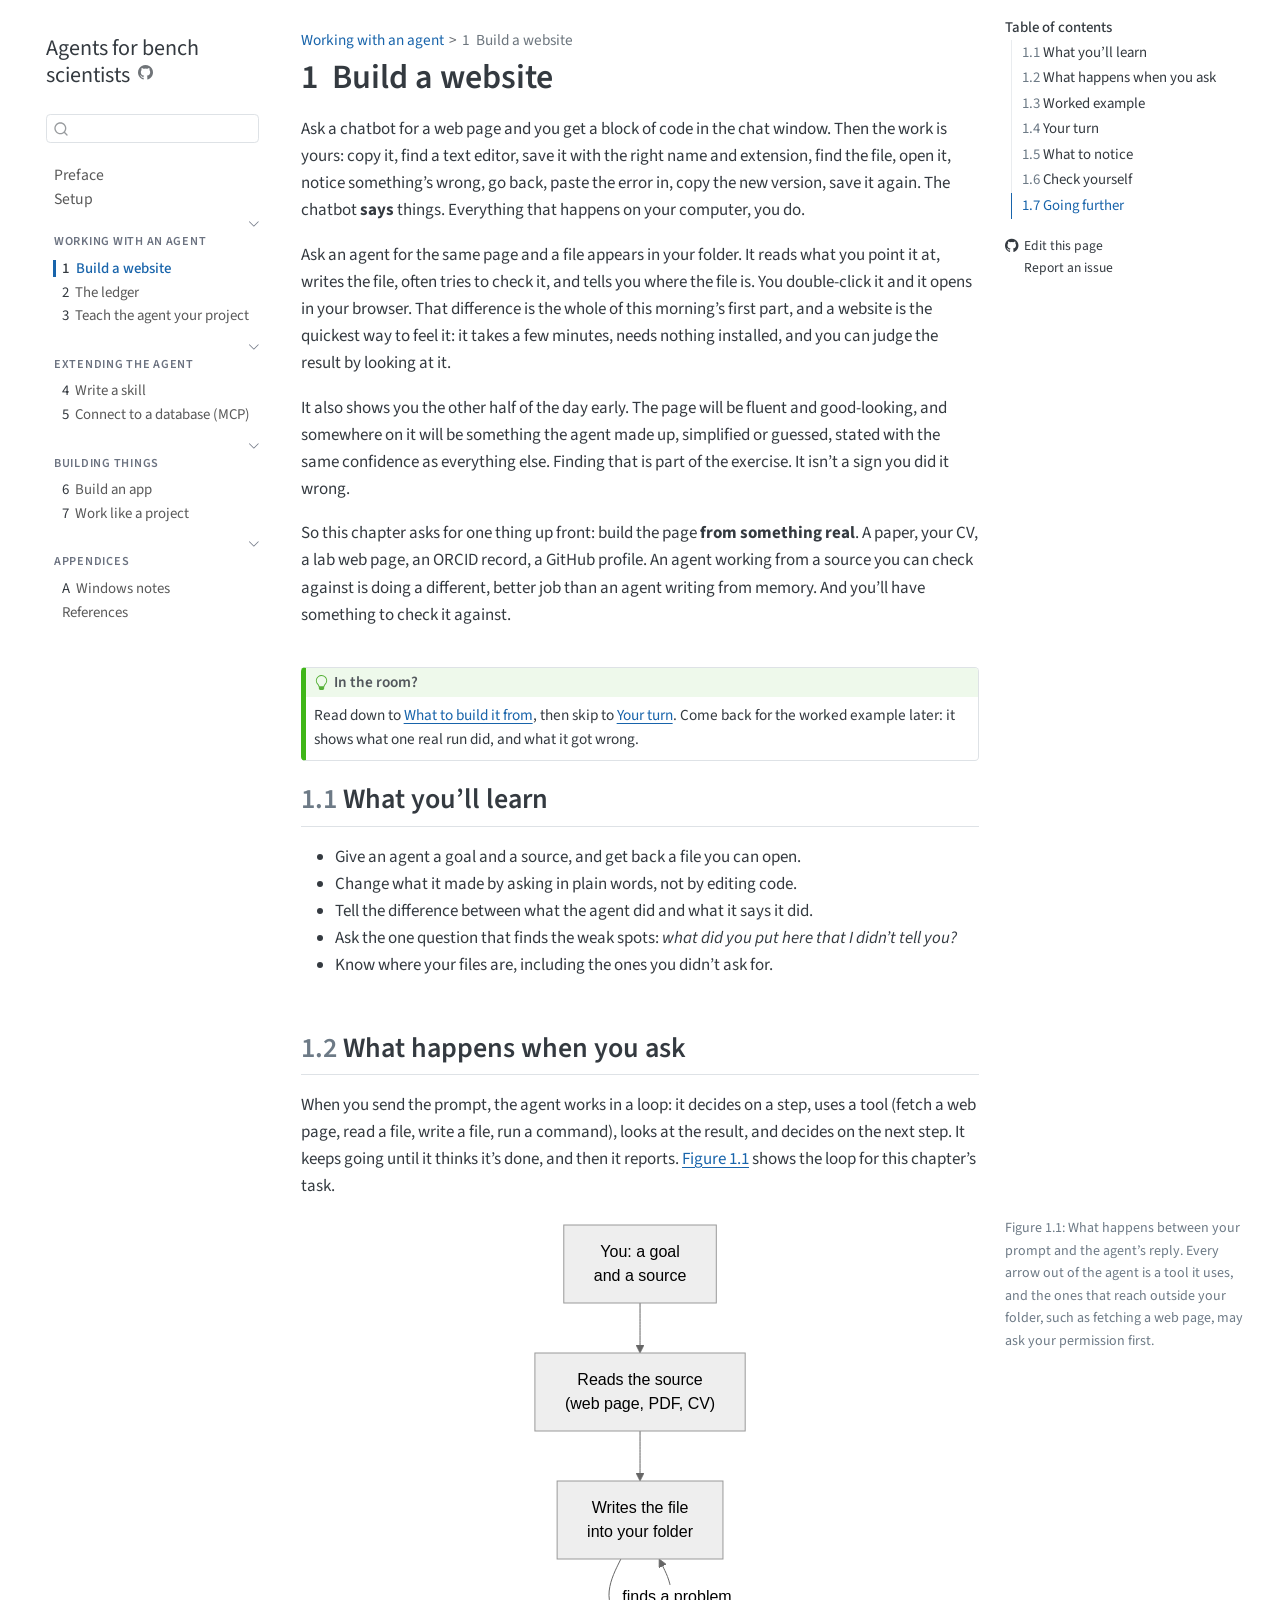
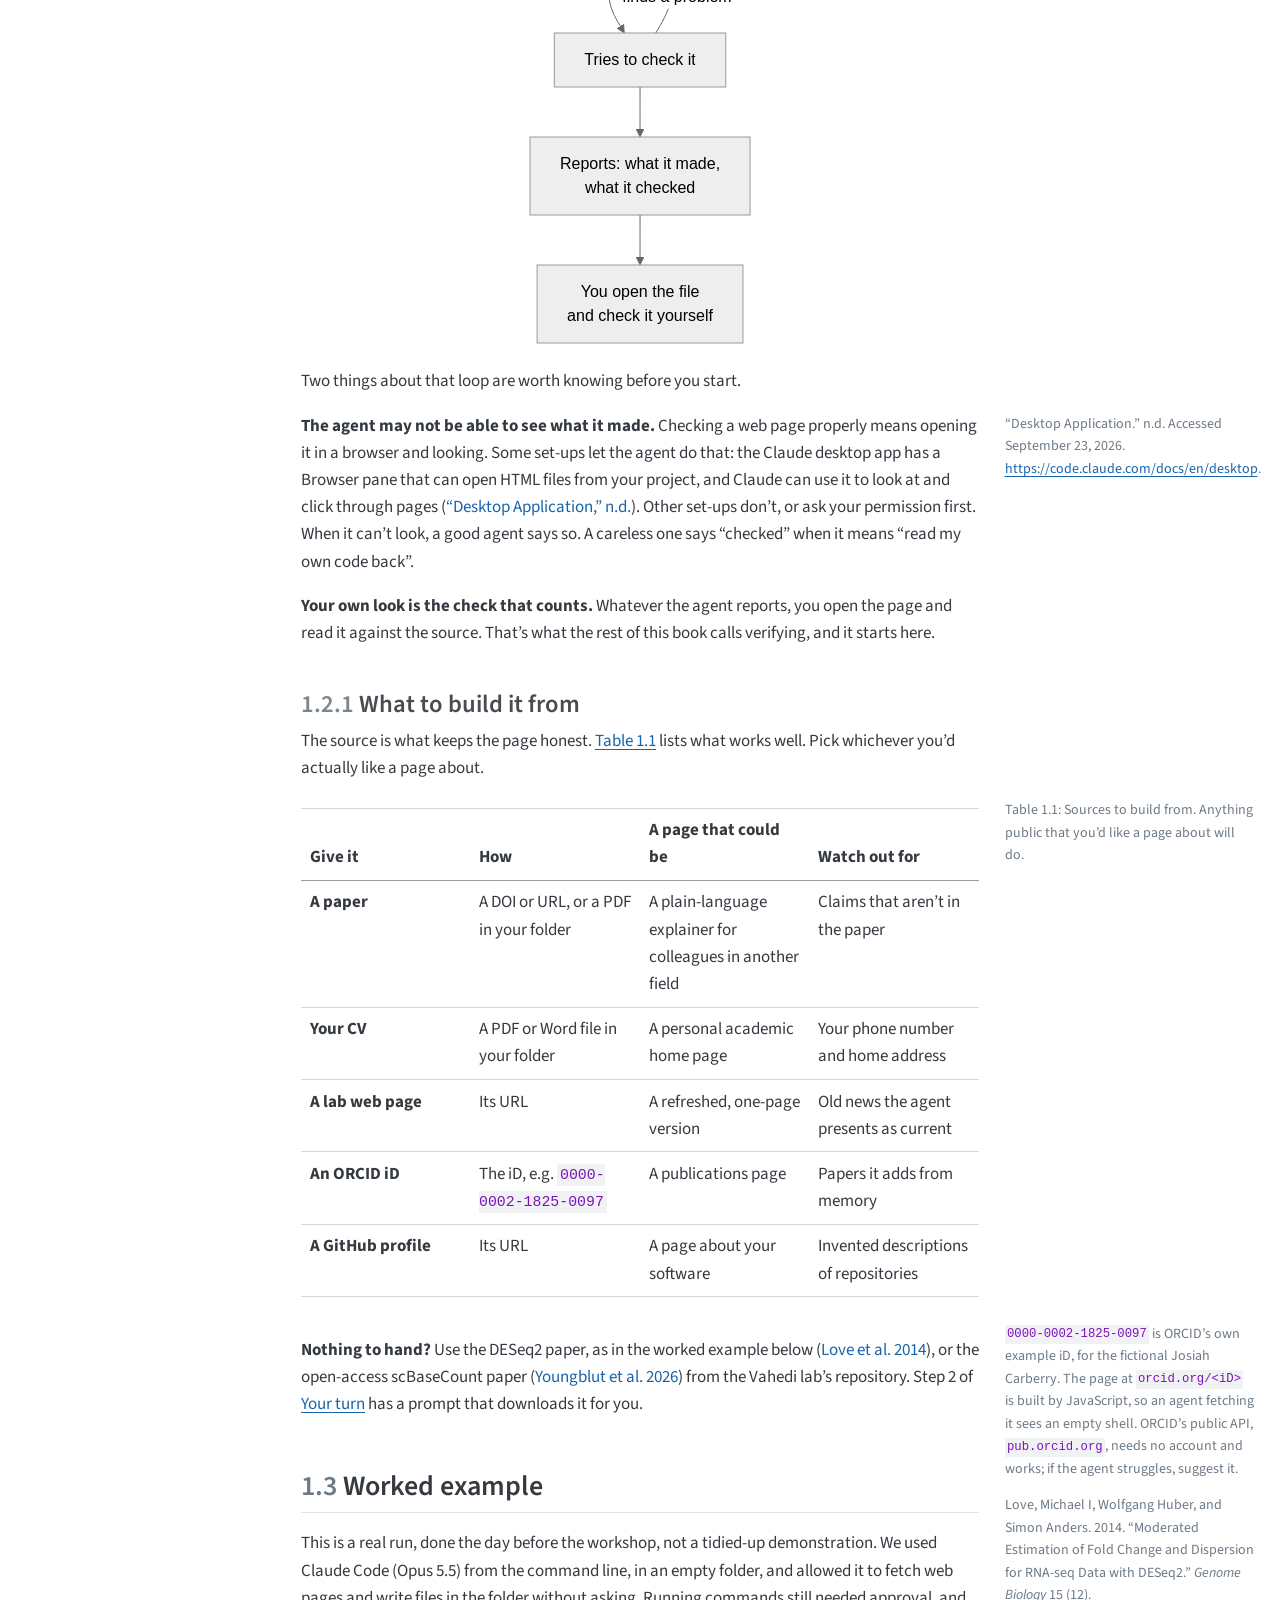
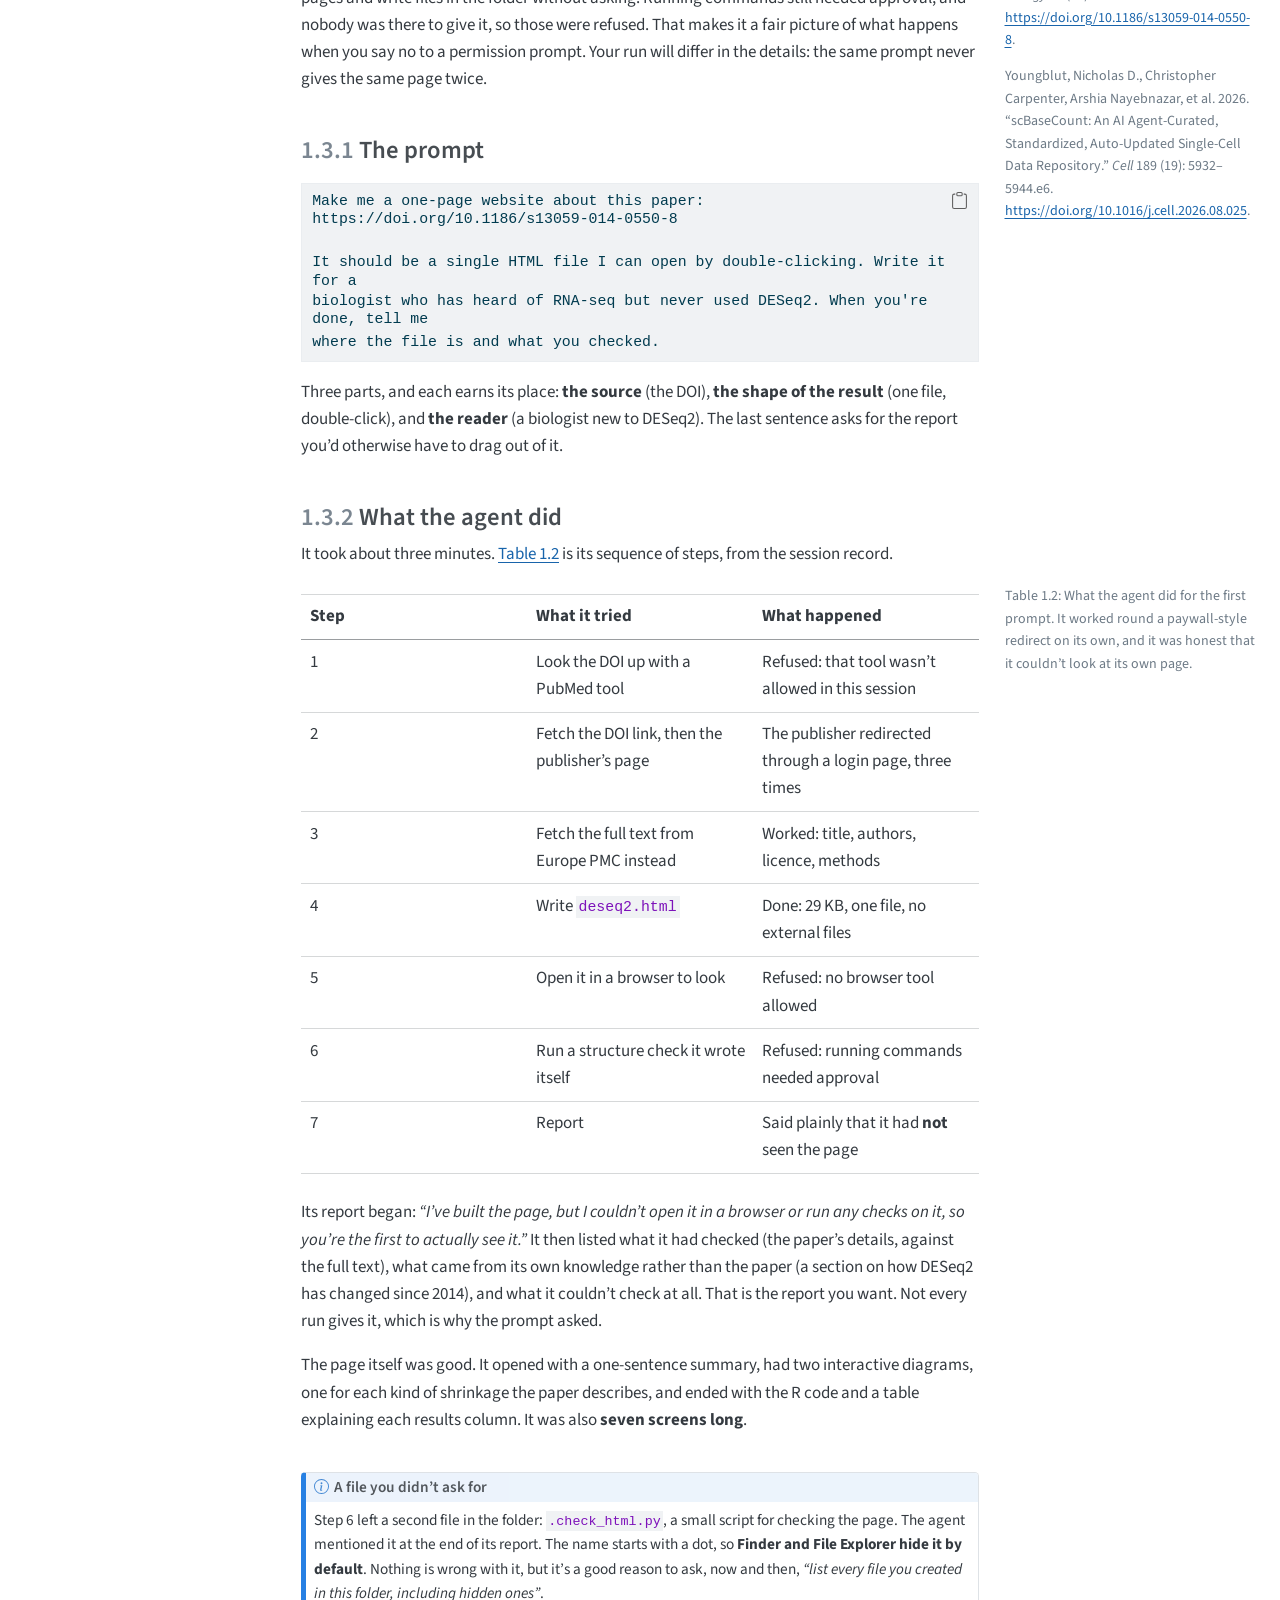
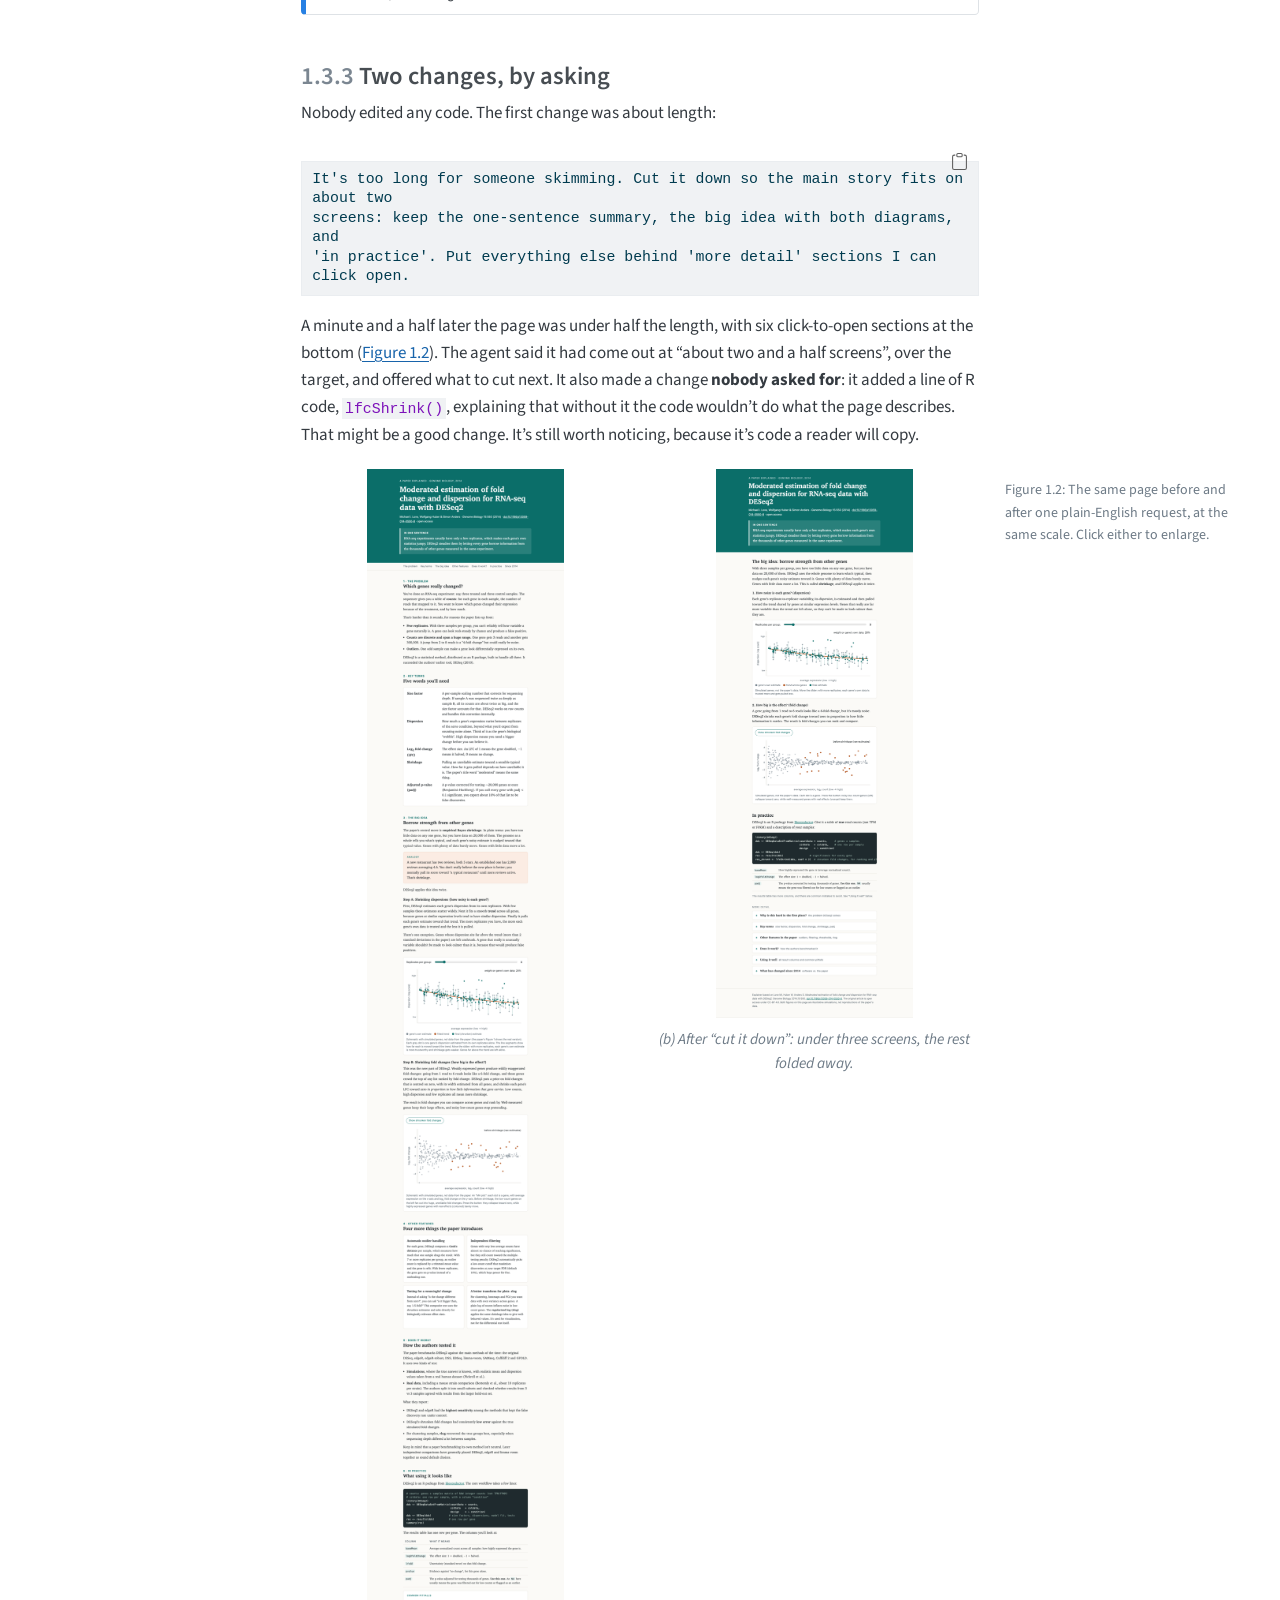
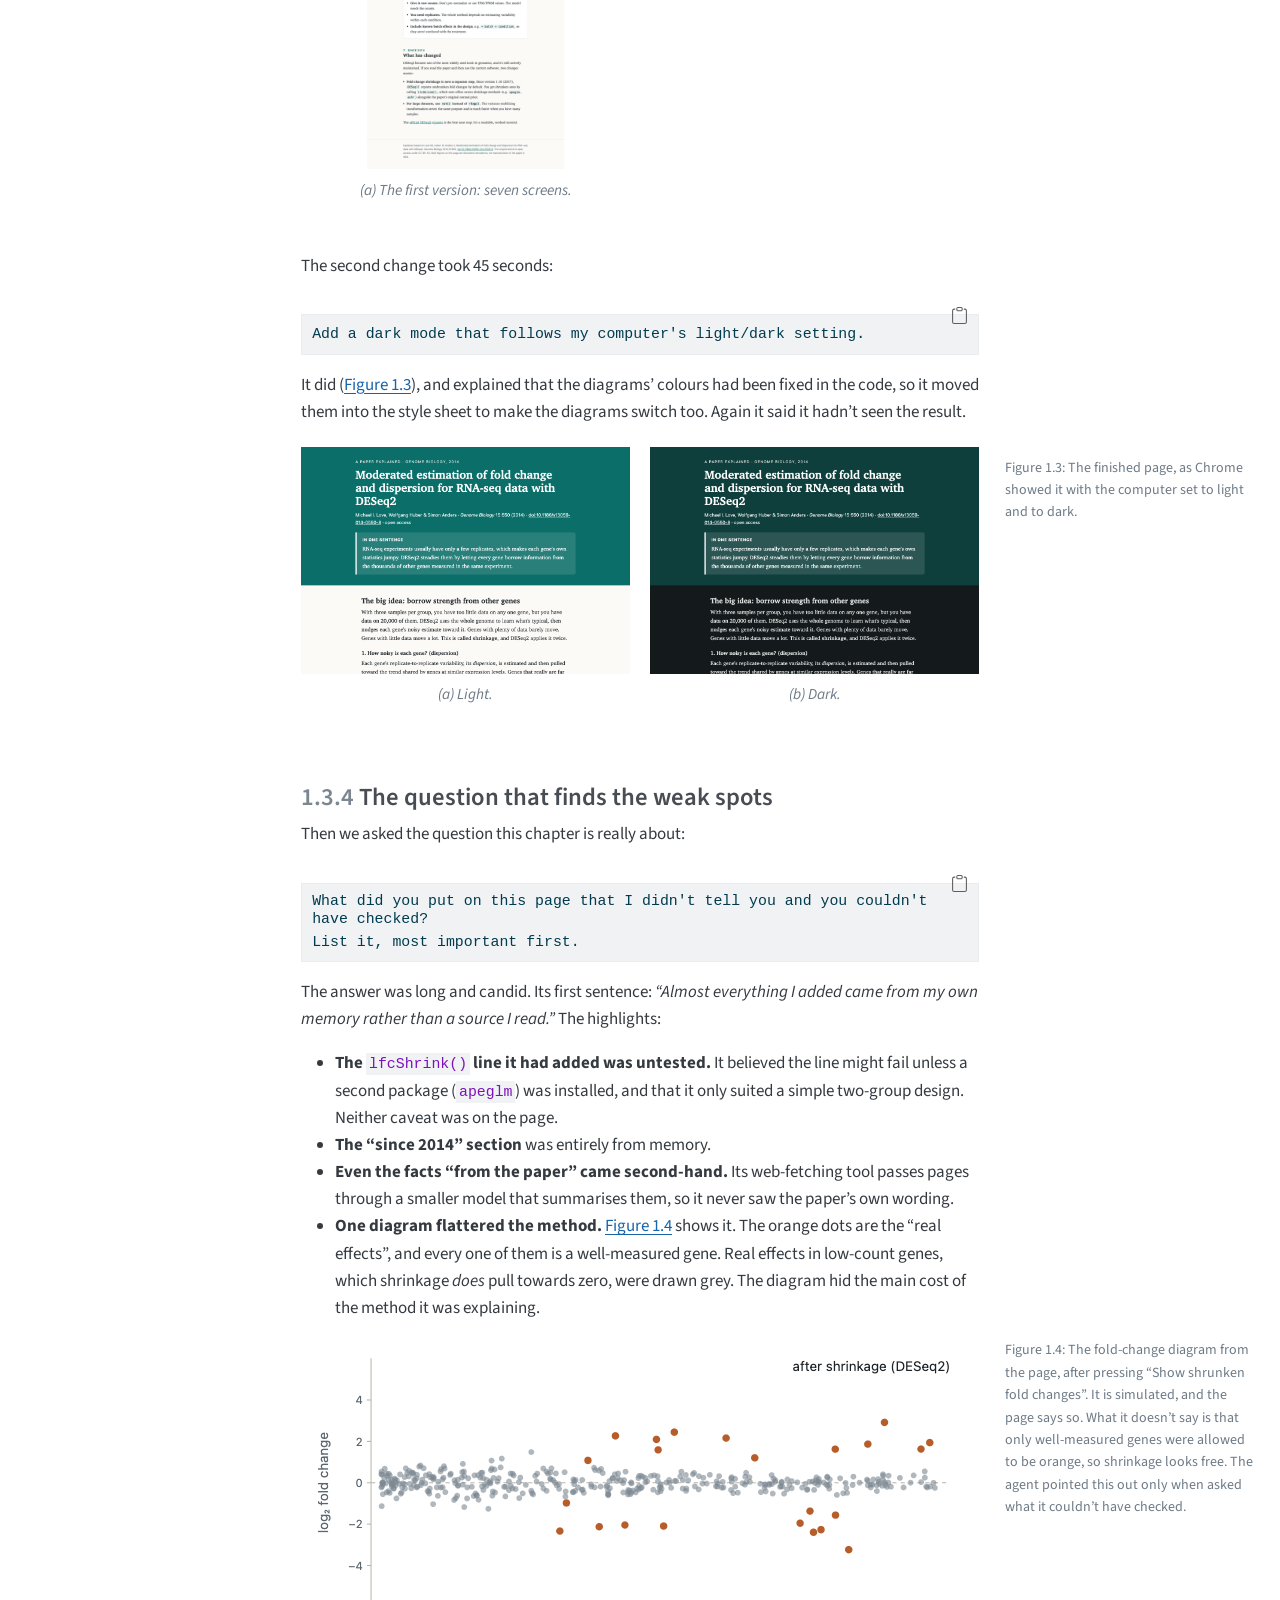
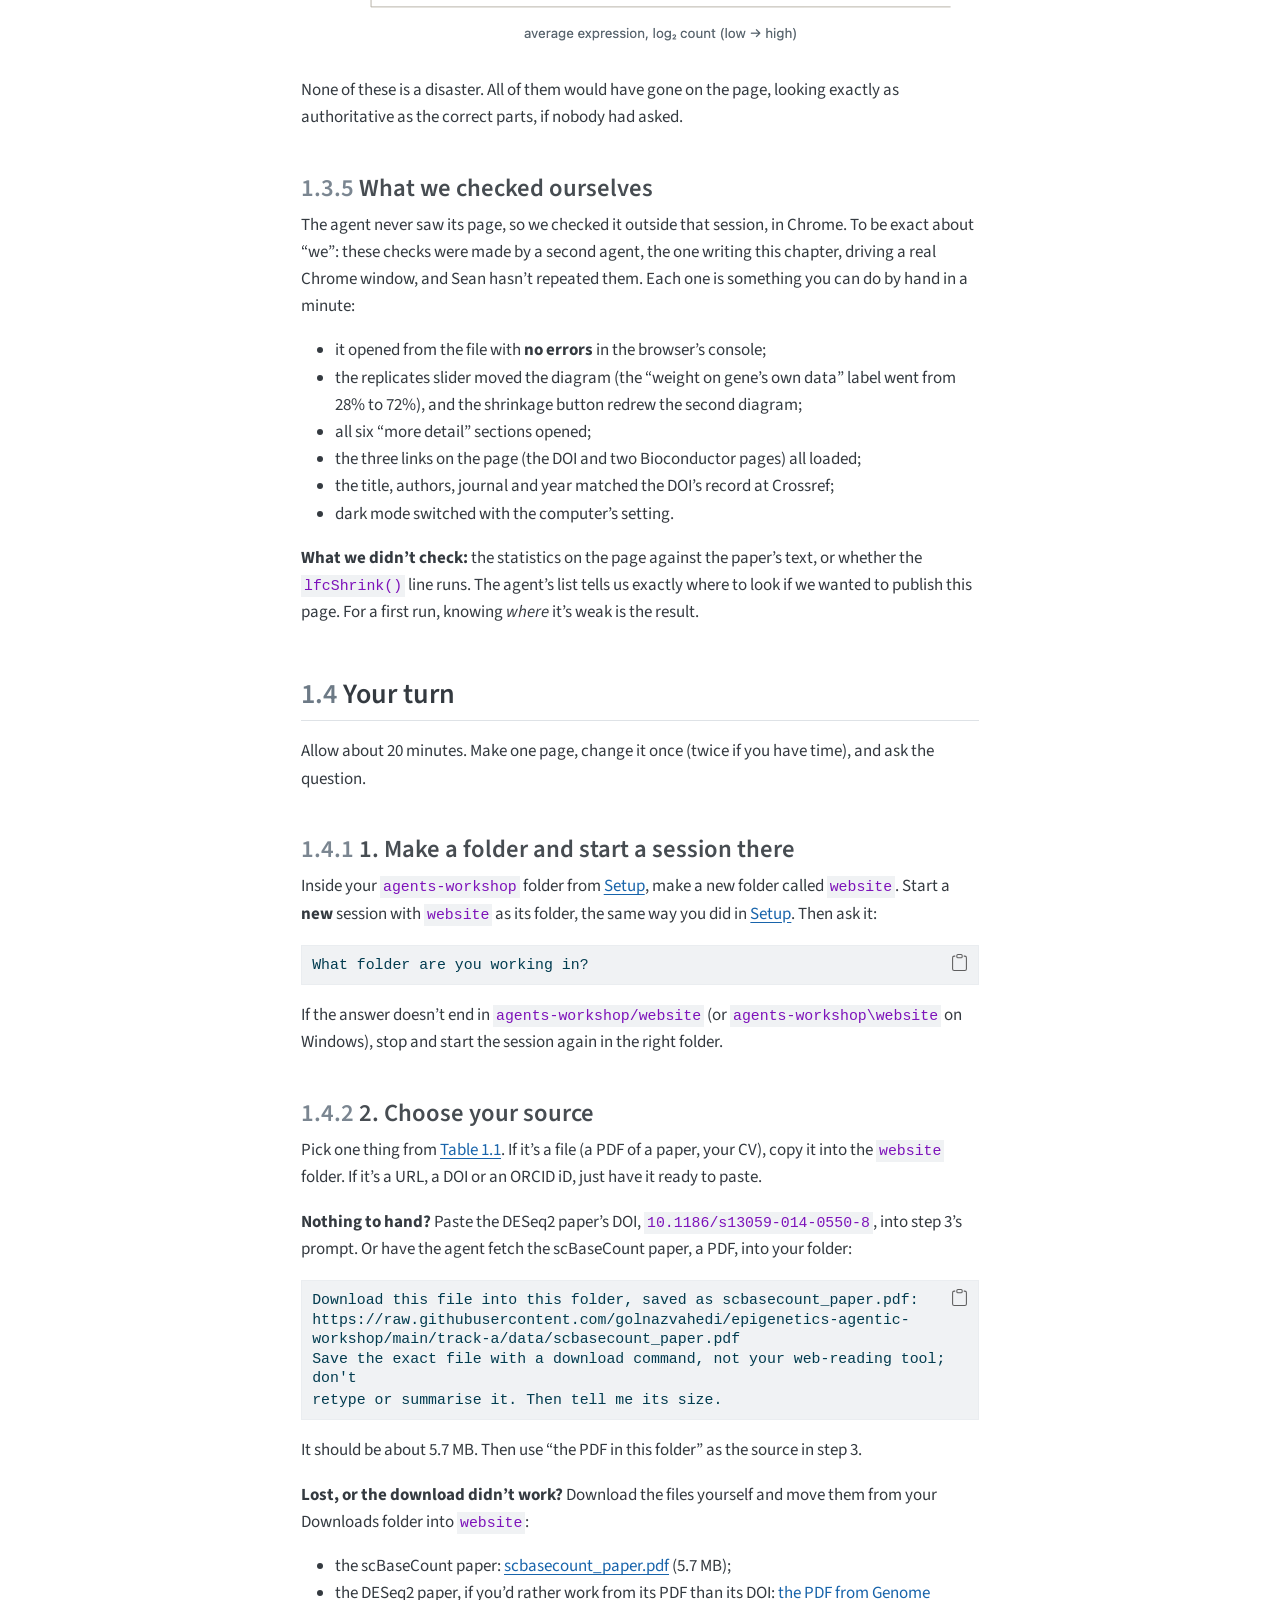
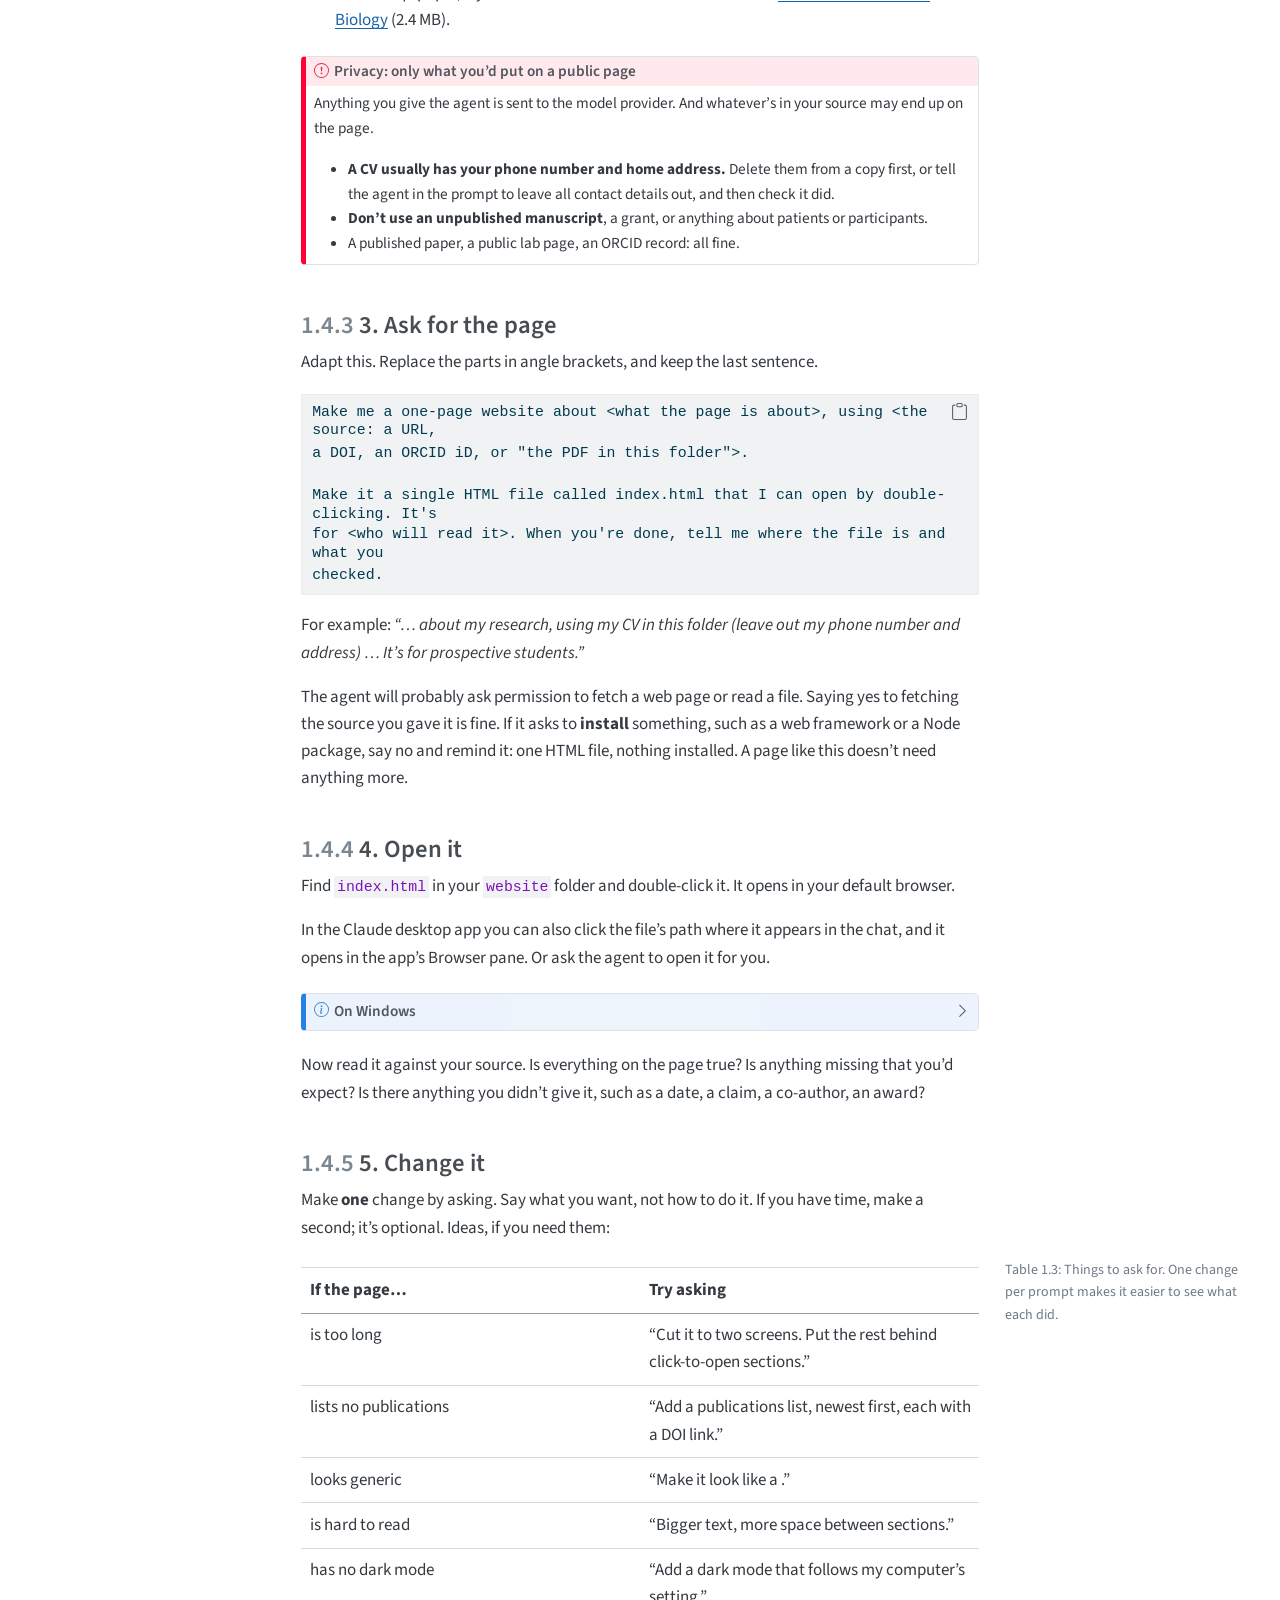
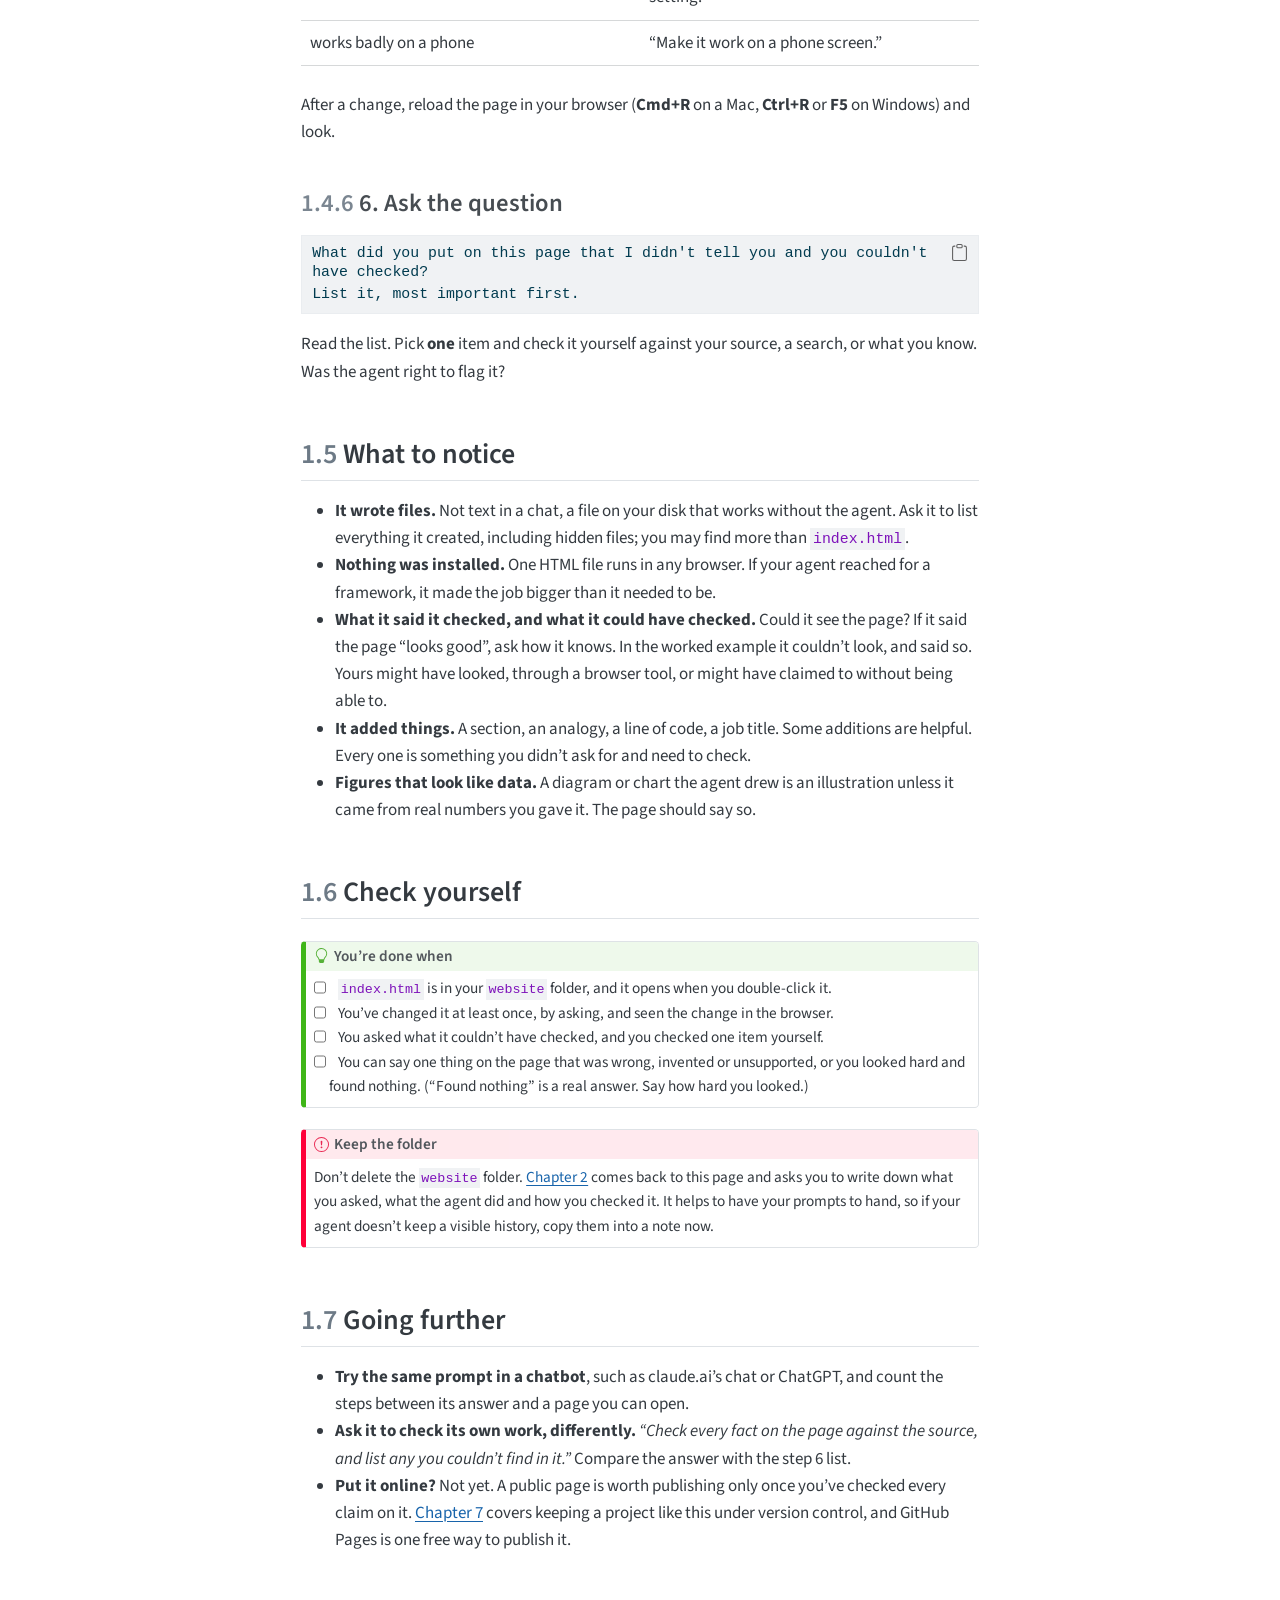
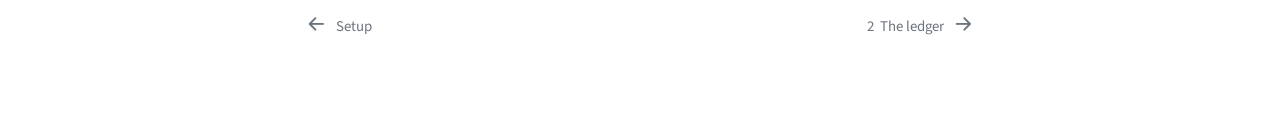
<file: docs/chapters/01-website.html>
<!DOCTYPE html>
<html xmlns="http://www.w3.org/1999/xhtml" lang="en" xml:lang="en"><head>

<meta charset="utf-8">
<meta name="generator" content="quarto-1.9.38">

<meta name="viewport" content="width=device-width, initial-scale=1.0, user-scalable=yes">


<title>1&nbsp; Build a website – Agents for bench scientists</title>
<style>
/* Default styles provided by pandoc.
** See https://pandoc.org/MANUAL.html#variables-for-html for config info.
*/
code{white-space: pre-wrap;}
span.smallcaps{font-variant: small-caps;}
div.columns{display: flex; gap: min(4vw, 1.5em);}
div.column{flex: auto; overflow-x: auto;}
div.hanging-indent{margin-left: 1.5em; text-indent: -1.5em;}
ul.task-list{list-style: none;}
ul.task-list li input[type="checkbox"] {
  width: 0.8em;
  margin: 0 0.8em 0.2em -1em; /* quarto-specific, see https://github.com/quarto-dev/quarto-cli/issues/4556 */ 
  vertical-align: middle;
}
/* CSS for syntax highlighting */
html { -webkit-text-size-adjust: 100%; }
pre > code.sourceCode { white-space: pre; position: relative; }
pre > code.sourceCode > span { display: inline-block; line-height: 1.25; }
pre > code.sourceCode > span:empty { height: 1.2em; }
.sourceCode { overflow: visible; }
code.sourceCode > span { color: inherit; text-decoration: inherit; }
div.sourceCode { margin: 1em 0; }
pre.sourceCode { margin: 0; }
@media screen {
div.sourceCode { overflow: auto; }
}
@media print {
pre > code.sourceCode { white-space: pre-wrap; }
pre > code.sourceCode > span { text-indent: -5em; padding-left: 5em; }
}
pre.numberSource code
  { counter-reset: source-line 0; }
pre.numberSource code > span
  { position: relative; left: -4em; counter-increment: source-line; }
pre.numberSource code > span > a:first-child::before
  { content: counter(source-line);
    position: relative; left: -1em; text-align: right; vertical-align: baseline;
    border: none; display: inline-block;
    -webkit-touch-callout: none; -webkit-user-select: none;
    -khtml-user-select: none; -moz-user-select: none;
    -ms-user-select: none; user-select: none;
    padding: 0 4px; width: 4em;
  }
pre.numberSource { margin-left: 3em;  padding-left: 4px; }
div.sourceCode
  {   }
@media screen {
pre > code.sourceCode > span > a:first-child::before { text-decoration: underline; }
}
/* CSS for citations */
div.csl-bib-body { }
div.csl-entry {
  clear: both;
}
.hanging-indent div.csl-entry {
  margin-left:2em;
  text-indent:-2em;
}
div.csl-left-margin {
  min-width:2em;
  float:left;
}
div.csl-right-inline {
  margin-left:2em;
  padding-left:1em;
}
div.csl-indent {
  margin-left: 2em;
}</style>


<script src="../site_libs/quarto-nav/quarto-nav.js"></script>
<script src="../site_libs/quarto-nav/headroom.min.js"></script>
<script src="../site_libs/clipboard/clipboard.min.js"></script>
<script src="../site_libs/quarto-search/autocomplete.umd.js"></script>
<script src="../site_libs/quarto-search/fuse.min.js"></script>
<script src="../site_libs/quarto-search/quarto-search.js"></script>
<meta name="quarto:offset" content="../">
<link href="../chapters/02-ledger.html" rel="next">
<link href="../chapters/00-setup.html" rel="prev">
<script src="../site_libs/quarto-html/quarto.js" type="module"></script>
<script src="../site_libs/quarto-html/tabsets/tabsets.js" type="module"></script>
<script src="../site_libs/quarto-html/popper.min.js"></script>
<script src="../site_libs/quarto-html/tippy.umd.min.js"></script>
<script src="../site_libs/quarto-html/anchor.min.js"></script>
<link href="../site_libs/quarto-html/tippy.css" rel="stylesheet">
<link href="../site_libs/quarto-html/quarto-syntax-highlighting-15634bcf2e68342d4ad2dfa704d543f6.css" rel="stylesheet" id="quarto-text-highlighting-styles">
<script src="../site_libs/bootstrap/bootstrap.min.js"></script>
<link href="../site_libs/bootstrap/bootstrap-icons.css" rel="stylesheet">
<link href="../site_libs/bootstrap/bootstrap-8db532a760e6309ca89cbbb647cf1feb.min.css" rel="stylesheet" append-hash="true" id="quarto-bootstrap" data-mode="light">
<script src="../site_libs/quarto-contrib/glightbox/glightbox.min.js"></script>
<link href="../site_libs/quarto-contrib/glightbox/glightbox.min.css" rel="stylesheet">
<link href="../site_libs/quarto-contrib/glightbox/lightbox.css" rel="stylesheet">
<script id="quarto-search-options" type="application/json">{
  "location": "sidebar",
  "copy-button": false,
  "collapse-after": 3,
  "panel-placement": "start",
  "type": "textbox",
  "limit": 50,
  "keyboard-shortcut": [
    "f",
    "/",
    "s"
  ],
  "show-item-context": false,
  "language": {
    "search-no-results-text": "No results",
    "search-matching-documents-text": "matching documents",
    "search-copy-link-title": "Copy link to search",
    "search-hide-matches-text": "Hide additional matches",
    "search-more-match-text": "more match in this document",
    "search-more-matches-text": "more matches in this document",
    "search-clear-button-title": "Clear",
    "search-text-placeholder": "",
    "search-detached-cancel-button-title": "Cancel",
    "search-submit-button-title": "Submit",
    "search-label": "Search"
  }
}</script>
<script async="" src="https://www.googletagmanager.com/gtag/js?id=G-KLLV1GCF4E"></script>

<script type="text/javascript">

window.dataLayer = window.dataLayer || [];
function gtag(){dataLayer.push(arguments);}
gtag('js', new Date());
 
  gtag('consent', 'default', {
    'ad_storage': 'denied',
    'analytics_storage': 'denied'
  });
gtag('config', 'G-KLLV1GCF4E', { 'anonymize_ip': true});
</script>
<meta name="mermaid-theme" content="neutral">
<script src="../site_libs/quarto-diagram/mermaid.min.js"></script>
<script src="../site_libs/quarto-diagram/mermaid-init.js"></script>
<link href="../site_libs/quarto-diagram/mermaid.css" rel="stylesheet">


</head>

<body class="nav-sidebar floating slimcontent quarto-light">

<div id="quarto-search-results"></div>
  <header id="quarto-header" class="headroom fixed-top">
  <nav class="quarto-secondary-nav">
    <div class="container-fluid d-flex">
      <button type="button" class="quarto-btn-toggle btn" data-bs-toggle="collapse" role="button" data-bs-target=".quarto-sidebar-collapse-item" aria-controls="quarto-sidebar" aria-expanded="false" aria-label="Toggle sidebar navigation" onclick="if (window.quartoToggleHeadroom) { window.quartoToggleHeadroom(); }">
        <i class="bi bi-layout-text-sidebar-reverse"></i>
      </button>
        <nav class="quarto-page-breadcrumbs" aria-label="breadcrumb"><ol class="breadcrumb"><li class="breadcrumb-item"><a href="../chapters/01-website.html">Working with an agent</a></li><li class="breadcrumb-item"><a href="../chapters/01-website.html"><span class="chapter-number">1</span>&nbsp; <span class="chapter-title">Build a website</span></a></li></ol></nav>
        <a class="flex-grow-1" role="navigation" data-bs-toggle="collapse" data-bs-target=".quarto-sidebar-collapse-item" aria-controls="quarto-sidebar" aria-expanded="false" aria-label="Toggle sidebar navigation" onclick="if (window.quartoToggleHeadroom) { window.quartoToggleHeadroom(); }">      
        </a>
      <button type="button" class="btn quarto-search-button" aria-label="Search" onclick="window.quartoOpenSearch();">
        <i class="bi bi-search"></i>
      </button>
    </div>
  </nav>
</header>
<!-- content -->
<div id="quarto-content" class="quarto-container page-columns page-rows-contents page-layout-article">
<!-- sidebar -->
  <nav id="quarto-sidebar" class="sidebar collapse collapse-horizontal quarto-sidebar-collapse-item sidebar-navigation floating overflow-auto">
    <div class="pt-lg-2 mt-2 text-left sidebar-header">
    <div class="sidebar-title mb-0 py-0">
      <a href="../">Agents for bench scientists</a> 
        <div class="sidebar-tools-main">
    <a href="https://github.com/seandavi/2026-penn-epigen-agentic-workshop/tree/main/book/" title="Source Code" class="quarto-navigation-tool px-1" aria-label="Source Code"><i class="bi bi-github"></i></a>
</div>
    </div>
      </div>
        <div class="mt-2 flex-shrink-0 align-items-center">
        <div class="sidebar-search">
        <div id="quarto-search" class="" title="Search"></div>
        </div>
        </div>
    <div class="sidebar-menu-container"> 
    <ul class="list-unstyled mt-1">
        <li class="sidebar-item">
  <div class="sidebar-item-container"> 
  <a href="../index.html" class="sidebar-item-text sidebar-link">
 <span class="menu-text">Preface</span></a>
  </div>
</li>
        <li class="sidebar-item">
  <div class="sidebar-item-container"> 
  <a href="../chapters/00-setup.html" class="sidebar-item-text sidebar-link">
 <span class="menu-text">Setup</span></a>
  </div>
</li>
        <li class="sidebar-item sidebar-item-section">
      <div class="sidebar-item-container"> 
            <a class="sidebar-item-text sidebar-link text-start" data-bs-toggle="collapse" data-bs-target="#quarto-sidebar-section-1" role="navigation" aria-expanded="true">
 <span class="menu-text">Working with an agent</span></a>
          <a class="sidebar-item-toggle text-start" data-bs-toggle="collapse" data-bs-target="#quarto-sidebar-section-1" role="navigation" aria-expanded="true" aria-label="Toggle section">
            <i class="bi bi-chevron-right ms-2"></i>
          </a> 
      </div>
      <ul id="quarto-sidebar-section-1" class="collapse list-unstyled sidebar-section depth1 show">  
          <li class="sidebar-item">
  <div class="sidebar-item-container"> 
  <a href="../chapters/01-website.html" class="sidebar-item-text sidebar-link active">
 <span class="menu-text"><span class="chapter-number">1</span>&nbsp; <span class="chapter-title">Build a website</span></span></a>
  </div>
</li>
          <li class="sidebar-item">
  <div class="sidebar-item-container"> 
  <a href="../chapters/02-ledger.html" class="sidebar-item-text sidebar-link">
 <span class="menu-text"><span class="chapter-number">2</span>&nbsp; <span class="chapter-title">The ledger</span></span></a>
  </div>
</li>
          <li class="sidebar-item">
  <div class="sidebar-item-container"> 
  <a href="../chapters/03-teach-your-agent.html" class="sidebar-item-text sidebar-link">
 <span class="menu-text"><span class="chapter-number">3</span>&nbsp; <span class="chapter-title">Teach the agent your project</span></span></a>
  </div>
</li>
      </ul>
  </li>
        <li class="sidebar-item sidebar-item-section">
      <div class="sidebar-item-container"> 
            <a class="sidebar-item-text sidebar-link text-start" data-bs-toggle="collapse" data-bs-target="#quarto-sidebar-section-2" role="navigation" aria-expanded="true">
 <span class="menu-text">Extending the agent</span></a>
          <a class="sidebar-item-toggle text-start" data-bs-toggle="collapse" data-bs-target="#quarto-sidebar-section-2" role="navigation" aria-expanded="true" aria-label="Toggle section">
            <i class="bi bi-chevron-right ms-2"></i>
          </a> 
      </div>
      <ul id="quarto-sidebar-section-2" class="collapse list-unstyled sidebar-section depth1 show">  
          <li class="sidebar-item">
  <div class="sidebar-item-container"> 
  <a href="../chapters/04-skills.html" class="sidebar-item-text sidebar-link">
 <span class="menu-text"><span class="chapter-number">4</span>&nbsp; <span class="chapter-title">Write a skill</span></span></a>
  </div>
</li>
          <li class="sidebar-item">
  <div class="sidebar-item-container"> 
  <a href="../chapters/05-mcp.html" class="sidebar-item-text sidebar-link">
 <span class="menu-text"><span class="chapter-number">5</span>&nbsp; <span class="chapter-title">Connect to a database (MCP)</span></span></a>
  </div>
</li>
      </ul>
  </li>
        <li class="sidebar-item sidebar-item-section">
      <div class="sidebar-item-container"> 
            <a class="sidebar-item-text sidebar-link text-start" data-bs-toggle="collapse" data-bs-target="#quarto-sidebar-section-3" role="navigation" aria-expanded="true">
 <span class="menu-text">Building things</span></a>
          <a class="sidebar-item-toggle text-start" data-bs-toggle="collapse" data-bs-target="#quarto-sidebar-section-3" role="navigation" aria-expanded="true" aria-label="Toggle section">
            <i class="bi bi-chevron-right ms-2"></i>
          </a> 
      </div>
      <ul id="quarto-sidebar-section-3" class="collapse list-unstyled sidebar-section depth1 show">  
          <li class="sidebar-item">
  <div class="sidebar-item-container"> 
  <a href="../chapters/06-build-an-app.html" class="sidebar-item-text sidebar-link">
 <span class="menu-text"><span class="chapter-number">6</span>&nbsp; <span class="chapter-title">Build an app</span></span></a>
  </div>
</li>
          <li class="sidebar-item">
  <div class="sidebar-item-container"> 
  <a href="../chapters/07-work-like-a-project.html" class="sidebar-item-text sidebar-link">
 <span class="menu-text"><span class="chapter-number">7</span>&nbsp; <span class="chapter-title">Work like a project</span></span></a>
  </div>
</li>
      </ul>
  </li>
        <li class="sidebar-item sidebar-item-section">
      <div class="sidebar-item-container"> 
            <a class="sidebar-item-text sidebar-link text-start" data-bs-toggle="collapse" data-bs-target="#quarto-sidebar-section-4" role="navigation" aria-expanded="true">
 <span class="menu-text">Appendices</span></a>
          <a class="sidebar-item-toggle text-start" data-bs-toggle="collapse" data-bs-target="#quarto-sidebar-section-4" role="navigation" aria-expanded="true" aria-label="Toggle section">
            <i class="bi bi-chevron-right ms-2"></i>
          </a> 
      </div>
      <ul id="quarto-sidebar-section-4" class="collapse list-unstyled sidebar-section depth1 show">  
          <li class="sidebar-item">
  <div class="sidebar-item-container"> 
  <a href="../appendices/windows.html" class="sidebar-item-text sidebar-link">
 <span class="menu-text"><span class="chapter-number">A</span>&nbsp; <span class="chapter-title">Windows notes</span></span></a>
  </div>
</li>
          <li class="sidebar-item">
  <div class="sidebar-item-container"> 
  <a href="../appendices/references.html" class="sidebar-item-text sidebar-link">
 <span class="menu-text">References</span></a>
  </div>
</li>
      </ul>
  </li>
    </ul>
    </div>
</nav>
<div id="quarto-sidebar-glass" class="quarto-sidebar-collapse-item" data-bs-toggle="collapse" data-bs-target=".quarto-sidebar-collapse-item"></div>
<!-- margin-sidebar -->
    <div id="quarto-margin-sidebar" class="sidebar margin-sidebar">
        <nav id="TOC" role="doc-toc" class="toc-active">
    <h2 id="toc-title">Table of contents</h2>
   
  <ul>
  <li><a href="#what-youll-learn" id="toc-what-youll-learn" class="nav-link active" data-scroll-target="#what-youll-learn"><span class="header-section-number">1.1</span> What you’ll learn</a></li>
  <li><a href="#what-happens-when-you-ask" id="toc-what-happens-when-you-ask" class="nav-link" data-scroll-target="#what-happens-when-you-ask"><span class="header-section-number">1.2</span> What happens when you ask</a>
  <ul class="collapse">
  <li><a href="#sec-website-sources" id="toc-sec-website-sources" class="nav-link" data-scroll-target="#sec-website-sources"><span class="header-section-number">1.2.1</span> What to build it from</a></li>
  </ul></li>
  <li><a href="#worked-example" id="toc-worked-example" class="nav-link" data-scroll-target="#worked-example"><span class="header-section-number">1.3</span> Worked example</a>
  <ul class="collapse">
  <li><a href="#the-prompt" id="toc-the-prompt" class="nav-link" data-scroll-target="#the-prompt"><span class="header-section-number">1.3.1</span> The prompt</a></li>
  <li><a href="#what-the-agent-did" id="toc-what-the-agent-did" class="nav-link" data-scroll-target="#what-the-agent-did"><span class="header-section-number">1.3.2</span> What the agent did</a></li>
  <li><a href="#two-changes-by-asking" id="toc-two-changes-by-asking" class="nav-link" data-scroll-target="#two-changes-by-asking"><span class="header-section-number">1.3.3</span> Two changes, by asking</a></li>
  <li><a href="#the-question-that-finds-the-weak-spots" id="toc-the-question-that-finds-the-weak-spots" class="nav-link" data-scroll-target="#the-question-that-finds-the-weak-spots"><span class="header-section-number">1.3.4</span> The question that finds the weak spots</a></li>
  <li><a href="#what-we-checked-ourselves" id="toc-what-we-checked-ourselves" class="nav-link" data-scroll-target="#what-we-checked-ourselves"><span class="header-section-number">1.3.5</span> What we checked ourselves</a></li>
  </ul></li>
  <li><a href="#sec-website-your-turn" id="toc-sec-website-your-turn" class="nav-link" data-scroll-target="#sec-website-your-turn"><span class="header-section-number">1.4</span> Your turn</a>
  <ul class="collapse">
  <li><a href="#make-a-folder-and-start-a-session-there" id="toc-make-a-folder-and-start-a-session-there" class="nav-link" data-scroll-target="#make-a-folder-and-start-a-session-there"><span class="header-section-number">1.4.1</span> 1. Make a folder and start a session there</a></li>
  <li><a href="#choose-your-source" id="toc-choose-your-source" class="nav-link" data-scroll-target="#choose-your-source"><span class="header-section-number">1.4.2</span> 2. Choose your source</a></li>
  <li><a href="#ask-for-the-page" id="toc-ask-for-the-page" class="nav-link" data-scroll-target="#ask-for-the-page"><span class="header-section-number">1.4.3</span> 3. Ask for the page</a></li>
  <li><a href="#open-it" id="toc-open-it" class="nav-link" data-scroll-target="#open-it"><span class="header-section-number">1.4.4</span> 4. Open it</a></li>
  <li><a href="#change-it" id="toc-change-it" class="nav-link" data-scroll-target="#change-it"><span class="header-section-number">1.4.5</span> 5. Change it</a></li>
  <li><a href="#ask-the-question" id="toc-ask-the-question" class="nav-link" data-scroll-target="#ask-the-question"><span class="header-section-number">1.4.6</span> 6. Ask the question</a></li>
  </ul></li>
  <li><a href="#what-to-notice" id="toc-what-to-notice" class="nav-link" data-scroll-target="#what-to-notice"><span class="header-section-number">1.5</span> What to notice</a></li>
  <li><a href="#check-yourself" id="toc-check-yourself" class="nav-link" data-scroll-target="#check-yourself"><span class="header-section-number">1.6</span> Check yourself</a></li>
  <li><a href="#going-further" id="toc-going-further" class="nav-link" data-scroll-target="#going-further"><span class="header-section-number">1.7</span> Going further</a></li>
  </ul>
<div class="toc-actions"><ul><li><a href="https://github.com/seandavi/2026-penn-epigen-agentic-workshop/edit/main/book/chapters/01-website.qmd" class="toc-action"><i class="bi bi-github"></i>Edit this page</a></li><li><a href="https://github.com/seandavi/2026-penn-epigen-agentic-workshop/issues/new" class="toc-action"><i class="bi empty"></i>Report an issue</a></li></ul></div></nav>
    </div>
<!-- main -->
<main class="content page-columns page-full" id="quarto-document-content">

<header id="title-block-header" class="quarto-title-block default"><nav class="quarto-page-breadcrumbs quarto-title-breadcrumbs d-none d-lg-block" aria-label="breadcrumb"><ol class="breadcrumb"><li class="breadcrumb-item"><a href="../chapters/01-website.html">Working with an agent</a></li><li class="breadcrumb-item"><a href="../chapters/01-website.html"><span class="chapter-number">1</span>&nbsp; <span class="chapter-title">Build a website</span></a></li></ol></nav>
<div class="quarto-title">
<h1 class="title"><span id="sec-website" class="quarto-section-identifier"><span class="chapter-number">1</span>&nbsp; <span class="chapter-title">Build a website</span></span></h1>
</div>



<div class="quarto-title-meta">

    
  
    
  </div>
  


</header>


<p>Ask a chatbot for a web page and you get a block of code in the chat window. Then the work is yours: copy it, find a text editor, save it with the right name and extension, find the file, open it, notice something’s wrong, go back, paste the error in, copy the new version, save it again. The chatbot <strong>says</strong> things. Everything that happens on your computer, you do.</p>
<p>Ask an agent for the same page and a file appears in your folder. It reads what you point it at, writes the file, often tries to check it, and tells you where the file is. You double-click it and it opens in your browser. That difference is the whole of this morning’s first part, and a website is the quickest way to feel it: it takes a few minutes, needs nothing installed, and you can judge the result by looking at it.</p>
<p>It also shows you the other half of the day early. The page will be fluent and good-looking, and somewhere on it will be something the agent made up, simplified or guessed, stated with the same confidence as everything else. Finding that is part of the exercise. It isn’t a sign you did it wrong.</p>
<p>So this chapter asks for one thing up front: build the page <strong>from something real</strong>. A paper, your CV, a lab web page, an ORCID record, a GitHub profile. An agent working from a source you can check against is doing a different, better job than an agent writing from memory. And you’ll have something to check it against.</p>
<div class="callout callout-style-default callout-tip callout-titled">
<div class="callout-header d-flex align-content-center">
<div class="callout-icon-container">
<i class="callout-icon"></i>
</div>
<div class="callout-title-container flex-fill">
<span class="screen-reader-only">Tip</span>In the room?
</div>
</div>
<div class="callout-body-container callout-body">
<p>Read down to <a href="#sec-website-sources">What to build it from</a>, then skip to <a href="#sec-website-your-turn">Your turn</a>. Come back for the worked example later: it shows what one real run did, and what it got wrong.</p>
</div>
</div>
<section id="what-youll-learn" class="level2" data-number="1.1">
<h2 data-number="1.1" class="anchored" data-anchor-id="what-youll-learn"><span class="header-section-number">1.1</span> What you’ll learn</h2>
<ul>
<li>Give an agent a goal and a source, and get back a file you can open.</li>
<li>Change what it made by asking in plain words, not by editing code.</li>
<li>Tell the difference between what the agent did and what it says it did.</li>
<li>Ask the one question that finds the weak spots: <em>what did you put here that I didn’t tell you?</em></li>
<li>Know where your files are, including the ones you didn’t ask for.</li>
</ul>
</section>
<section id="what-happens-when-you-ask" class="level2 page-columns page-full" data-number="1.2">
<h2 data-number="1.2" class="anchored" data-anchor-id="what-happens-when-you-ask"><span class="header-section-number">1.2</span> What happens when you ask</h2>
<p>When you send the prompt, the agent works in a loop: it decides on a step, uses a tool (fetch a web page, read a file, write a file, run a command), looks at the result, and decides on the next step. It keeps going until it thinks it’s done, and then it reports. <a href="#fig-website-loop" class="quarto-xref">Figure&nbsp;<span>1.1</span></a> shows the loop for this chapter’s task.</p>
<div class="cell page-columns page-full" data-layout-align="default">
<div class="cell-output-display page-columns page-full">
<div id="fig-website-loop" class="quarto-float quarto-figure quarto-figure-center anchored page-columns page-full">
<figure class="quarto-float quarto-float-fig figure page-columns page-full">
<div aria-describedby="fig-website-loop-caption-0ceaefa1-69ba-4598-a22c-09a6ac19f8ca">
<div>
<pre class="mermaid mermaid-js" data-label="fig-website-loop">flowchart TD
  accDescr: Flow diagram. You give a goal and a source. The agent reads the source, writes index.html into your folder, tries to check the page, and fixes what it finds, looping back to writing. Then it reports to you, and you open the file and check it yourself.
  you["You: a goal&lt;br/&gt;and a source"] --&gt; read["Reads the source&lt;br/&gt;(web page, PDF, CV)"]
  read --&gt; write["Writes the file&lt;br/&gt;into your folder"]
  write --&gt; check["Tries to check it"]
  check -- "finds a problem" --&gt; write
  check --&gt; report["Reports: what it made,&lt;br/&gt;what it checked"]
  report --&gt; open["You open the file&lt;br/&gt;and check it yourself"]
</pre>
</div>
</div>
<figcaption class="quarto-float-caption-margin quarto-float-caption quarto-float-fig margin-caption" id="fig-website-loop-caption-0ceaefa1-69ba-4598-a22c-09a6ac19f8ca">
Figure&nbsp;1.1: What happens between your prompt and the agent’s reply. Every arrow out of the agent is a tool it uses, and the ones that reach outside your folder, such as fetching a web page, may ask your permission first.
</figcaption>
</figure>
</div>
</div>
</div>
<p>Two things about that loop are worth knowing before you start.</p>
<p><strong>The agent may not be able to see what it made.</strong> Checking a web page properly means opening it in a browser and looking. Some set-ups let the agent do that: the Claude desktop app has a Browser pane that can open HTML files from your project, and Claude can use it to look at and click through pages <span class="citation" data-cites="url:https://code.claude.com/docs/en/desktop">(<a href="../appendices/references.html#ref-url:https://code.claude.com/docs/en/desktop" role="doc-biblioref"><span>“Desktop Application,”</span> n.d.</a>)</span>. Other set-ups don’t, or ask your permission first. When it can’t look, a good agent says so. A careless one says “checked” when it means “read my own code back”.</p>
<div class="no-row-height column-margin column-container"><div id="ref-url:https://code.claude.com/docs/en/desktop" class="csl-entry" role="listitem">
<span>“Desktop Application.”</span> n.d. Accessed September 23, 2026. <a href="https://code.claude.com/docs/en/desktop">https://code.claude.com/docs/en/desktop</a>.
</div></div><p><strong>Your own look is the check that counts.</strong> Whatever the agent reports, you open the page and read it against the source. That’s what the rest of this book calls verifying, and it starts here.</p>
<section id="sec-website-sources" class="level3 page-columns page-full" data-number="1.2.1">
<h3 data-number="1.2.1" class="anchored" data-anchor-id="sec-website-sources"><span class="header-section-number">1.2.1</span> What to build it from</h3>
<p>The source is what keeps the page honest. <a href="#tbl-website-sources" class="quarto-xref">Table&nbsp;<span>1.1</span></a> lists what works well. Pick whichever you’d actually like a page about.</p>
<div id="tbl-website-sources" class="quarto-float quarto-figure quarto-figure-center anchored page-columns page-full">
<figure class="quarto-float quarto-float-tbl figure page-columns page-full">
<div aria-describedby="tbl-website-sources-caption-0ceaefa1-69ba-4598-a22c-09a6ac19f8ca">
<table class="table">
<colgroup>
<col style="width: 25%">
<col style="width: 25%">
<col style="width: 25%">
<col style="width: 25%">
</colgroup>
<thead>
<tr class="header">
<th>Give it</th>
<th>How</th>
<th>A page that could be</th>
<th>Watch out for</th>
</tr>
</thead>
<tbody>
<tr class="odd">
<td><strong>A paper</strong></td>
<td>A DOI or URL, or a PDF in your folder</td>
<td>A plain-language explainer for colleagues in another field</td>
<td>Claims that aren’t in the paper</td>
</tr>
<tr class="even">
<td><strong>Your CV</strong></td>
<td>A PDF or Word file in your folder</td>
<td>A personal academic home page</td>
<td>Your phone number and home address</td>
</tr>
<tr class="odd">
<td><strong>A lab web page</strong></td>
<td>Its URL</td>
<td>A refreshed, one-page version</td>
<td>Old news the agent presents as current</td>
</tr>
<tr class="even">
<td><strong>An ORCID iD</strong></td>
<td>The iD, e.g.&nbsp;<code>0000-0002-1825-0097</code></td>
<td>A publications page</td>
<td>Papers it adds from memory</td>
</tr>
<tr class="odd">
<td><strong>A GitHub profile</strong></td>
<td>Its URL</td>
<td>A page about your software</td>
<td>Invented descriptions of repositories</td>
</tr>
</tbody>
</table>
</div>
<figcaption class="quarto-float-caption-margin quarto-float-caption quarto-float-tbl margin-caption" id="tbl-website-sources-caption-0ceaefa1-69ba-4598-a22c-09a6ac19f8ca">
Table&nbsp;1.1: Sources to build from. Anything public that you’d like a page about will do.
</figcaption>
</figure>
</div>

<div class="no-row-height column-margin column-container"><div class="">
<p><code>0000-0002-1825-0097</code> is ORCID’s own example iD, for the fictional Josiah Carberry. The page at <code>orcid.org/&lt;iD&gt;</code> is built by JavaScript, so an agent fetching it sees an empty shell. ORCID’s public API, <code>pub.orcid.org</code>, needs no account and works; if the agent struggles, suggest it.</p>
</div><div id="ref-doi:10.1186/s13059-014-0550-8" class="csl-entry" role="listitem">
Love, Michael I, Wolfgang Huber, and Simon Anders. 2014. <span>“Moderated Estimation of Fold Change and Dispersion for <span class="nocase">RNA-seq</span> Data with <span>DESeq2</span>.”</span> <em>Genome Biology</em> 15 (12). <a href="https://doi.org/10.1186/s13059-014-0550-8">https://doi.org/10.1186/s13059-014-0550-8</a>.
</div><div id="ref-doi:10.1016/j.cell.2026.08.025" class="csl-entry" role="listitem">
Youngblut, Nicholas D., Christopher Carpenter, Arshia Nayebnazar, et al. 2026. <span>“scBaseCount: <span>An</span> <span>AI</span> Agent-Curated, Standardized, Auto-Updated Single-Cell Data Repository.”</span> <em>Cell</em> 189 (19): 5932–5944.e6. <a href="https://doi.org/10.1016/j.cell.2026.08.025">https://doi.org/10.1016/j.cell.2026.08.025</a>.
</div></div><p><strong>Nothing to hand?</strong> Use the DESeq2 paper, as in the worked example below <span class="citation" data-cites="doi:10.1186/s13059-014-0550-8">(<a href="../appendices/references.html#ref-doi:10.1186/s13059-014-0550-8" role="doc-biblioref">Love et al. 2014</a>)</span>, or the open-access scBaseCount paper <span class="citation" data-cites="doi:10.1016/j.cell.2026.08.025">(<a href="../appendices/references.html#ref-doi:10.1016/j.cell.2026.08.025" role="doc-biblioref">Youngblut et al. 2026</a>)</span> from the Vahedi lab’s repository. Step 2 of <a href="#sec-website-your-turn">Your turn</a> has a prompt that downloads it for you.</p>
</section>
</section>
<section id="worked-example" class="level2 page-columns page-full" data-number="1.3">
<h2 data-number="1.3" class="anchored" data-anchor-id="worked-example"><span class="header-section-number">1.3</span> Worked example</h2>
<p>This is a real run, done the day before the workshop, not a tidied-up demonstration. We used Claude Code (Opus 5.5) from the command line, in an empty folder, and allowed it to fetch web pages and write files in the folder without asking. Running commands still needed approval, and nobody was there to give it, so those were refused. That makes it a fair picture of what happens when you say no to a permission prompt. Your run will differ in the details: the same prompt never gives the same page twice.</p>
<section id="the-prompt" class="level3" data-number="1.3.1">
<h3 data-number="1.3.1" class="anchored" data-anchor-id="the-prompt"><span class="header-section-number">1.3.1</span> The prompt</h3>
<div class="code-copy-outer-scaffold"><div class="sourceCode" id="cb1"><pre class="sourceCode default code-with-copy"><code class="sourceCode default"><span id="cb1-1"><a href="#cb1-1" aria-hidden="true" tabindex="-1"></a>Make me a one-page website about this paper: https://doi.org/10.1186/s13059-014-0550-8</span>
<span id="cb1-2"><a href="#cb1-2" aria-hidden="true" tabindex="-1"></a></span>
<span id="cb1-3"><a href="#cb1-3" aria-hidden="true" tabindex="-1"></a>It should be a single HTML file I can open by double-clicking. Write it for a</span>
<span id="cb1-4"><a href="#cb1-4" aria-hidden="true" tabindex="-1"></a>biologist who has heard of RNA-seq but never used DESeq2. When you're done, tell me</span>
<span id="cb1-5"><a href="#cb1-5" aria-hidden="true" tabindex="-1"></a>where the file is and what you checked.</span></code></pre></div><button title="Copy to Clipboard" class="code-copy-button"><i class="bi"></i></button></div>
<p>Three parts, and each earns its place: <strong>the source</strong> (the DOI), <strong>the shape of the result</strong> (one file, double-click), and <strong>the reader</strong> (a biologist new to DESeq2). The last sentence asks for the report you’d otherwise have to drag out of it.</p>
</section>
<section id="what-the-agent-did" class="level3 page-columns page-full" data-number="1.3.2">
<h3 data-number="1.3.2" class="anchored" data-anchor-id="what-the-agent-did"><span class="header-section-number">1.3.2</span> What the agent did</h3>
<p>It took about three minutes. <a href="#tbl-website-steps" class="quarto-xref">Table&nbsp;<span>1.2</span></a> is its sequence of steps, from the session record.</p>
<div id="tbl-website-steps" class="quarto-float quarto-figure quarto-figure-center anchored page-columns page-full">
<figure class="quarto-float quarto-float-tbl figure page-columns page-full">
<div aria-describedby="tbl-website-steps-caption-0ceaefa1-69ba-4598-a22c-09a6ac19f8ca">
<table class="table">
<colgroup>
<col style="width: 33%">
<col style="width: 33%">
<col style="width: 33%">
</colgroup>
<thead>
<tr class="header">
<th>Step</th>
<th>What it tried</th>
<th>What happened</th>
</tr>
</thead>
<tbody>
<tr class="odd">
<td>1</td>
<td>Look the DOI up with a PubMed tool</td>
<td>Refused: that tool wasn’t allowed in this session</td>
</tr>
<tr class="even">
<td>2</td>
<td>Fetch the DOI link, then the publisher’s page</td>
<td>The publisher redirected through a login page, three times</td>
</tr>
<tr class="odd">
<td>3</td>
<td>Fetch the full text from Europe PMC instead</td>
<td>Worked: title, authors, licence, methods</td>
</tr>
<tr class="even">
<td>4</td>
<td>Write <code>deseq2.html</code></td>
<td>Done: 29 KB, one file, no external files</td>
</tr>
<tr class="odd">
<td>5</td>
<td>Open it in a browser to look</td>
<td>Refused: no browser tool allowed</td>
</tr>
<tr class="even">
<td>6</td>
<td>Run a structure check it wrote itself</td>
<td>Refused: running commands needed approval</td>
</tr>
<tr class="odd">
<td>7</td>
<td>Report</td>
<td>Said plainly that it had <strong>not</strong> seen the page</td>
</tr>
</tbody>
</table>
</div>
<figcaption class="quarto-float-caption-margin quarto-float-caption quarto-float-tbl margin-caption" id="tbl-website-steps-caption-0ceaefa1-69ba-4598-a22c-09a6ac19f8ca">
Table&nbsp;1.2: What the agent did for the first prompt. It worked round a paywall-style redirect on its own, and it was honest that it couldn’t look at its own page.
</figcaption>
</figure>
</div>
<p>Its report began: <em>“I’ve built the page, but I couldn’t open it in a browser or run any checks on it, so you’re the first to actually see it.”</em> It then listed what it had checked (the paper’s details, against the full text), what came from its own knowledge rather than the paper (a section on how DESeq2 has changed since 2014), and what it couldn’t check at all. That is the report you want. Not every run gives it, which is why the prompt asked.</p>
<p>The page itself was good. It opened with a one-sentence summary, had two interactive diagrams, one for each kind of shrinkage the paper describes, and ended with the R code and a table explaining each results column. It was also <strong>seven screens long</strong>.</p>
<div class="callout callout-style-default callout-note callout-titled">
<div class="callout-header d-flex align-content-center">
<div class="callout-icon-container">
<i class="callout-icon"></i>
</div>
<div class="callout-title-container flex-fill">
<span class="screen-reader-only">Note</span>A file you didn’t ask for
</div>
</div>
<div class="callout-body-container callout-body">
<p>Step 6 left a second file in the folder: <code>.check_html.py</code>, a small script for checking the page. The agent mentioned it at the end of its report. The name starts with a dot, so <strong>Finder and File Explorer hide it by default</strong>. Nothing is wrong with it, but it’s a good reason to ask, now and then, <em>“list every file you created in this folder, including hidden ones”</em>.</p>
</div>
</div>
</section>
<section id="two-changes-by-asking" class="level3 page-columns page-full" data-number="1.3.3">
<h3 data-number="1.3.3" class="anchored" data-anchor-id="two-changes-by-asking"><span class="header-section-number">1.3.3</span> Two changes, by asking</h3>
<p>Nobody edited any code. The first change was about length:</p>
<div class="code-copy-outer-scaffold"><div class="sourceCode" id="cb2"><pre class="sourceCode default code-with-copy"><code class="sourceCode default"><span id="cb2-1"><a href="#cb2-1" aria-hidden="true" tabindex="-1"></a>It's too long for someone skimming. Cut it down so the main story fits on about two</span>
<span id="cb2-2"><a href="#cb2-2" aria-hidden="true" tabindex="-1"></a>screens: keep the one-sentence summary, the big idea with both diagrams, and</span>
<span id="cb2-3"><a href="#cb2-3" aria-hidden="true" tabindex="-1"></a>'in practice'. Put everything else behind 'more detail' sections I can click open.</span></code></pre></div><button title="Copy to Clipboard" class="code-copy-button"><i class="bi"></i></button></div>
<p>A minute and a half later the page was under half the length, with six click-to-open sections at the bottom (<a href="#fig-website-length" class="quarto-xref">Figure&nbsp;<span>1.2</span></a>). The agent said it had come out at “about two and a half screens”, over the target, and offered what to cut next. It also made a change <strong>nobody asked for</strong>: it added a line of R code, <code>lfcShrink()</code>, explaining that without it the code wouldn’t do what the page describes. That might be a good change. It’s still worth noticing, because it’s code a reader will copy.</p>
<div id="fig-website-length" class="quarto-layout-panel page-columns page-full">
<figure class="quarto-float quarto-float-fig figure page-columns page-full">
<div aria-describedby="fig-website-length-caption-0ceaefa1-69ba-4598-a22c-09a6ac19f8ca">
<div class="quarto-layout-row">
<div class="quarto-layout-cell-subref quarto-layout-cell" data-ref-parent="fig-website-length" style="flex-basis: 50.0%;justify-content: flex-start;">
<div id="fig-website-first" class="quarto-float quarto-figure quarto-figure-center anchored" alt="A long web page shown in full, scaled down: a green header, then seven sections with text, two diagrams, a code block and a table.">
<figure class="quarto-float quarto-subfloat-fig figure">
<div aria-describedby="fig-website-first-caption-0ceaefa1-69ba-4598-a22c-09a6ac19f8ca">
<a href="../images/website-first-full.png" class="lightbox" data-gallery="fig-website-length" title="Figure&nbsp;1.2&nbsp;(a): The first version: seven screens."><img src="../images/website-first-full.png" class="img-fluid figure-img" style="width:60.0%" data-ref-parent="fig-website-length" alt="A long web page shown in full, scaled down: a green header, then seven sections with text, two diagrams, a code block and a table."></a>
</div>
<figcaption class="quarto-float-caption-margin quarto-subfloat-caption quarto-subfloat-fig" id="fig-website-first-caption-0ceaefa1-69ba-4598-a22c-09a6ac19f8ca">
(a) The first version: seven screens.
</figcaption>
</figure>
</div>
</div>
<div class="quarto-layout-cell-subref quarto-layout-cell" data-ref-parent="fig-website-length" style="flex-basis: 50.0%;justify-content: flex-start;">
<div id="fig-website-short" class="quarto-float quarto-figure quarto-figure-center anchored" alt="The same page after shortening, less than half the length: header, the big idea with two diagrams, a short code section, then a list of collapsed 'more detail' sections.">
<figure class="quarto-float quarto-subfloat-fig figure">
<div aria-describedby="fig-website-short-caption-0ceaefa1-69ba-4598-a22c-09a6ac19f8ca">
<a href="../images/website-final-full.png" class="lightbox" data-gallery="fig-website-length" title="Figure&nbsp;1.2&nbsp;(b): After “cut it down”: under three screens, the rest folded away."><img src="../images/website-final-full.png" class="img-fluid figure-img" style="width:60.0%" data-ref-parent="fig-website-length" alt="The same page after shortening, less than half the length: header, the big idea with two diagrams, a short code section, then a list of collapsed 'more detail' sections."></a>
</div>
<figcaption class="quarto-float-caption-margin quarto-subfloat-caption quarto-subfloat-fig" id="fig-website-short-caption-0ceaefa1-69ba-4598-a22c-09a6ac19f8ca">
(b) After “cut it down”: under three screens, the rest folded away.
</figcaption>
</figure>
</div>
</div>
</div>
</div>
<figcaption class="quarto-float-caption-margin quarto-float-caption quarto-float-fig margin-caption" id="fig-website-length-caption-0ceaefa1-69ba-4598-a22c-09a6ac19f8ca">
Figure&nbsp;1.2: The same page before and after one plain-English request, at the same scale. Click either to enlarge.
</figcaption>
</figure>
</div>
<p>The second change took 45 seconds:</p>
<div class="code-copy-outer-scaffold"><div class="sourceCode" id="cb3"><pre class="sourceCode default code-with-copy"><code class="sourceCode default"><span id="cb3-1"><a href="#cb3-1" aria-hidden="true" tabindex="-1"></a>Add a dark mode that follows my computer's light/dark setting.</span></code></pre></div><button title="Copy to Clipboard" class="code-copy-button"><i class="bi"></i></button></div>
<p>It did (<a href="#fig-website-modes" class="quarto-xref">Figure&nbsp;<span>1.3</span></a>), and explained that the diagrams’ colours had been fixed in the code, so it moved them into the style sheet to make the diagrams switch too. Again it said it hadn’t seen the result.</p>
<div id="fig-website-modes" class="quarto-layout-panel page-columns page-full">
<figure class="quarto-float quarto-float-fig figure page-columns page-full">
<div aria-describedby="fig-website-modes-caption-0ceaefa1-69ba-4598-a22c-09a6ac19f8ca">
<div class="quarto-layout-row">
<div class="quarto-layout-cell-subref quarto-layout-cell" data-ref-parent="fig-website-modes" style="flex-basis: 50.0%;justify-content: flex-start;">
<div id="fig-website-light" class="quarto-float quarto-figure quarto-figure-center anchored" alt="Top of the finished page in light mode: a dark green header with the paper title, authors and a one-sentence summary, then the heading 'The big idea: borrow strength from other genes' on a cream background.">
<figure class="quarto-float quarto-subfloat-fig figure">
<div aria-describedby="fig-website-light-caption-0ceaefa1-69ba-4598-a22c-09a6ac19f8ca">
<a href="../images/website-final-light.png" class="lightbox" data-gallery="fig-website-modes" title="Figure&nbsp;1.3&nbsp;(a): Light."><img src="../images/website-final-light.png" class="img-fluid figure-img" data-ref-parent="fig-website-modes" alt="Top of the finished page in light mode: a dark green header with the paper title, authors and a one-sentence summary, then the heading 'The big idea: borrow strength from other genes' on a cream background."></a>
</div>
<figcaption class="quarto-float-caption-margin quarto-subfloat-caption quarto-subfloat-fig" id="fig-website-light-caption-0ceaefa1-69ba-4598-a22c-09a6ac19f8ca">
(a) Light.
</figcaption>
</figure>
</div>
</div>
<div class="quarto-layout-cell-subref quarto-layout-cell" data-ref-parent="fig-website-modes" style="flex-basis: 50.0%;justify-content: flex-start;">
<div id="fig-website-dark" class="quarto-float quarto-figure quarto-figure-center anchored" alt="The same part of the page in dark mode: a darker green header and near-black background with light text.">
<figure class="quarto-float quarto-subfloat-fig figure">
<div aria-describedby="fig-website-dark-caption-0ceaefa1-69ba-4598-a22c-09a6ac19f8ca">
<a href="../images/website-final-dark.png" class="lightbox" data-gallery="fig-website-modes" title="Figure&nbsp;1.3&nbsp;(b): Dark."><img src="../images/website-final-dark.png" class="img-fluid figure-img" data-ref-parent="fig-website-modes" alt="The same part of the page in dark mode: a darker green header and near-black background with light text."></a>
</div>
<figcaption class="quarto-float-caption-margin quarto-subfloat-caption quarto-subfloat-fig" id="fig-website-dark-caption-0ceaefa1-69ba-4598-a22c-09a6ac19f8ca">
(b) Dark.
</figcaption>
</figure>
</div>
</div>
</div>
</div>
<figcaption class="quarto-float-caption-margin quarto-float-caption quarto-float-fig margin-caption" id="fig-website-modes-caption-0ceaefa1-69ba-4598-a22c-09a6ac19f8ca">
Figure&nbsp;1.3: The finished page, as Chrome showed it with the computer set to light and to dark.
</figcaption>
</figure>
</div>
</section>
<section id="the-question-that-finds-the-weak-spots" class="level3 page-columns page-full" data-number="1.3.4">
<h3 data-number="1.3.4" class="anchored" data-anchor-id="the-question-that-finds-the-weak-spots"><span class="header-section-number">1.3.4</span> The question that finds the weak spots</h3>
<p>Then we asked the question this chapter is really about:</p>
<div class="code-copy-outer-scaffold"><div class="sourceCode" id="cb4"><pre class="sourceCode default code-with-copy"><code class="sourceCode default"><span id="cb4-1"><a href="#cb4-1" aria-hidden="true" tabindex="-1"></a>What did you put on this page that I didn't tell you and you couldn't have checked?</span>
<span id="cb4-2"><a href="#cb4-2" aria-hidden="true" tabindex="-1"></a>List it, most important first.</span></code></pre></div><button title="Copy to Clipboard" class="code-copy-button"><i class="bi"></i></button></div>
<p>The answer was long and candid. Its first sentence: <em>“Almost everything I added came from my own memory rather than a source I read.”</em> The highlights:</p>
<ul>
<li><strong>The <code>lfcShrink()</code> line it had added was untested.</strong> It believed the line might fail unless a second package (<code>apeglm</code>) was installed, and that it only suited a simple two-group design. Neither caveat was on the page.</li>
<li><strong>The “since 2014” section</strong> was entirely from memory.</li>
<li><strong>Even the facts “from the paper” came second-hand.</strong> Its web-fetching tool passes pages through a smaller model that summarises them, so it never saw the paper’s own wording.</li>
<li><strong>One diagram flattered the method.</strong> <a href="#fig-website-diagram" class="quarto-xref">Figure&nbsp;<span>1.4</span></a> shows it. The orange dots are the “real effects”, and every one of them is a well-measured gene. Real effects in low-count genes, which shrinkage <em>does</em> pull towards zero, were drawn grey. The diagram hid the main cost of the method it was explaining.</li>
</ul>
<div id="fig-website-diagram" class="quarto-float quarto-figure quarto-figure-center anchored page-columns page-full" alt="Scatter plot of log2 fold change against average expression. Grey dots cluster tightly around zero; about twenty orange dots, all at moderate to high expression, sit between about -3 and +3.">
<figure class="quarto-float quarto-float-fig figure page-columns page-full">
<div aria-describedby="fig-website-diagram-caption-0ceaefa1-69ba-4598-a22c-09a6ac19f8ca">
<a href="../images/website-shrinkage-diagram.png" class="lightbox" data-gallery="quarto-lightbox-gallery-5" title="Figure&nbsp;1.4: The fold-change diagram from the page, after pressing “Show shrunken fold changes”. It is simulated, and the page says so. What it doesn’t say is that only well-measured genes were allowed to be orange, so shrinkage looks free. The agent pointed this out only when asked what it couldn’t have checked."><img src="../images/website-shrinkage-diagram.png" class="img-fluid figure-img" alt="Scatter plot of log2 fold change against average expression. Grey dots cluster tightly around zero; about twenty orange dots, all at moderate to high expression, sit between about -3 and +3."></a>
</div>
<figcaption class="quarto-float-caption-margin quarto-float-caption quarto-float-fig margin-caption" id="fig-website-diagram-caption-0ceaefa1-69ba-4598-a22c-09a6ac19f8ca">
Figure&nbsp;1.4: The fold-change diagram from the page, after pressing “Show shrunken fold changes”. It is simulated, and the page says so. What it doesn’t say is that only well-measured genes were allowed to be orange, so shrinkage looks free. The agent pointed this out only when asked what it couldn’t have checked.
</figcaption>
</figure>
</div>
<p>None of these is a disaster. All of them would have gone on the page, looking exactly as authoritative as the correct parts, if nobody had asked.</p>
</section>
<section id="what-we-checked-ourselves" class="level3" data-number="1.3.5">
<h3 data-number="1.3.5" class="anchored" data-anchor-id="what-we-checked-ourselves"><span class="header-section-number">1.3.5</span> What we checked ourselves</h3>
<p>The agent never saw its page, so we checked it outside that session, in Chrome. To be exact about “we”: these checks were made by a second agent, the one writing this chapter, driving a real Chrome window, and Sean hasn’t repeated them. Each one is something you can do by hand in a minute:</p>
<ul>
<li>it opened from the file with <strong>no errors</strong> in the browser’s console;</li>
<li>the replicates slider moved the diagram (the “weight on gene’s own data” label went from 28% to 72%), and the shrinkage button redrew the second diagram;</li>
<li>all six “more detail” sections opened;</li>
<li>the three links on the page (the DOI and two Bioconductor pages) all loaded;</li>
<li>the title, authors, journal and year matched the DOI’s record at Crossref;</li>
<li>dark mode switched with the computer’s setting.</li>
</ul>
<p><strong>What we didn’t check:</strong> the statistics on the page against the paper’s text, or whether the <code>lfcShrink()</code> line runs. The agent’s list tells us exactly where to look if we wanted to publish this page. For a first run, knowing <em>where</em> it’s weak is the result.</p>
</section>
</section>
<section id="sec-website-your-turn" class="level2 page-columns page-full" data-number="1.4">
<h2 data-number="1.4" class="anchored" data-anchor-id="sec-website-your-turn"><span class="header-section-number">1.4</span> Your turn</h2>
<p>Allow about 20 minutes. Make one page, change it once (twice if you have time), and ask the question.</p>
<section id="make-a-folder-and-start-a-session-there" class="level3" data-number="1.4.1">
<h3 data-number="1.4.1" class="anchored" data-anchor-id="make-a-folder-and-start-a-session-there"><span class="header-section-number">1.4.1</span> 1. Make a folder and start a session there</h3>
<p>Inside your <code>agents-workshop</code> folder from <a href="../chapters/00-setup.html">Setup</a>, make a new folder called <code>website</code>. Start a <strong>new</strong> session with <code>website</code> as its folder, the same way you did in <a href="../chapters/00-setup.html">Setup</a>. Then ask it:</p>
<div class="code-copy-outer-scaffold"><div class="sourceCode" id="cb5"><pre class="sourceCode default code-with-copy"><code class="sourceCode default"><span id="cb5-1"><a href="#cb5-1" aria-hidden="true" tabindex="-1"></a>What folder are you working in?</span></code></pre></div><button title="Copy to Clipboard" class="code-copy-button"><i class="bi"></i></button></div>
<p>If the answer doesn’t end in <code>agents-workshop/website</code> (or <code>agents-workshop\website</code> on Windows), stop and start the session again in the right folder.</p>
</section>
<section id="choose-your-source" class="level3" data-number="1.4.2">
<h3 data-number="1.4.2" class="anchored" data-anchor-id="choose-your-source"><span class="header-section-number">1.4.2</span> 2. Choose your source</h3>
<p>Pick one thing from <a href="#tbl-website-sources" class="quarto-xref">Table&nbsp;<span>1.1</span></a>. If it’s a file (a PDF of a paper, your CV), copy it into the <code>website</code> folder. If it’s a URL, a DOI or an ORCID iD, just have it ready to paste.</p>
<p><strong>Nothing to hand?</strong> Paste the DESeq2 paper’s DOI, <code>10.1186/s13059-014-0550-8</code>, into step 3’s prompt. Or have the agent fetch the scBaseCount paper, a PDF, into your folder:</p>
<div class="code-copy-outer-scaffold"><div class="sourceCode" id="cb6"><pre class="sourceCode default code-with-copy"><code class="sourceCode default"><span id="cb6-1"><a href="#cb6-1" aria-hidden="true" tabindex="-1"></a>Download this file into this folder, saved as scbasecount_paper.pdf:</span>
<span id="cb6-2"><a href="#cb6-2" aria-hidden="true" tabindex="-1"></a>https://raw.githubusercontent.com/golnazvahedi/epigenetics-agentic-workshop/main/track-a/data/scbasecount_paper.pdf</span>
<span id="cb6-3"><a href="#cb6-3" aria-hidden="true" tabindex="-1"></a>Save the exact file with a download command, not your web-reading tool; don't</span>
<span id="cb6-4"><a href="#cb6-4" aria-hidden="true" tabindex="-1"></a>retype or summarise it. Then tell me its size.</span></code></pre></div><button title="Copy to Clipboard" class="code-copy-button"><i class="bi"></i></button></div>
<p>It should be about 5.7 MB. Then use “the PDF in this folder” as the source in step 3.</p>
<p><strong>Lost, or the download didn’t work?</strong> Download the files yourself and move them from your Downloads folder into <code>website</code>:</p>
<ul>
<li>the scBaseCount paper: <a href="https://raw.githubusercontent.com/golnazvahedi/epigenetics-agentic-workshop/main/track-a/data/scbasecount_paper.pdf">scbasecount_paper.pdf</a> (5.7 MB);</li>
<li>the DESeq2 paper, if you’d rather work from its PDF than its DOI: <a href="https://genomebiology.biomedcentral.com/counter/pdf/10.1186/s13059-014-0550-8.pdf">the PDF from Genome Biology</a> (2.4 MB).</li>
</ul>
<div class="callout callout-style-default callout-important callout-titled">
<div class="callout-header d-flex align-content-center">
<div class="callout-icon-container">
<i class="callout-icon"></i>
</div>
<div class="callout-title-container flex-fill">
<span class="screen-reader-only">Important</span>Privacy: only what you’d put on a public page
</div>
</div>
<div class="callout-body-container callout-body">
<p>Anything you give the agent is sent to the model provider. And whatever’s in your source may end up on the page.</p>
<ul>
<li><strong>A CV usually has your phone number and home address.</strong> Delete them from a copy first, or tell the agent in the prompt to leave all contact details out, and then check it did.</li>
<li><strong>Don’t use an unpublished manuscript</strong>, a grant, or anything about patients or participants.</li>
<li>A published paper, a public lab page, an ORCID record: all fine.</li>
</ul>
</div>
</div>
</section>
<section id="ask-for-the-page" class="level3" data-number="1.4.3">
<h3 data-number="1.4.3" class="anchored" data-anchor-id="ask-for-the-page"><span class="header-section-number">1.4.3</span> 3. Ask for the page</h3>
<p>Adapt this. Replace the parts in angle brackets, and keep the last sentence.</p>
<div class="code-copy-outer-scaffold"><div class="sourceCode" id="cb7"><pre class="sourceCode default code-with-copy"><code class="sourceCode default"><span id="cb7-1"><a href="#cb7-1" aria-hidden="true" tabindex="-1"></a>Make me a one-page website about &lt;what the page is about&gt;, using &lt;the source: a URL,</span>
<span id="cb7-2"><a href="#cb7-2" aria-hidden="true" tabindex="-1"></a>a DOI, an ORCID iD, or "the PDF in this folder"&gt;.</span>
<span id="cb7-3"><a href="#cb7-3" aria-hidden="true" tabindex="-1"></a></span>
<span id="cb7-4"><a href="#cb7-4" aria-hidden="true" tabindex="-1"></a>Make it a single HTML file called index.html that I can open by double-clicking. It's</span>
<span id="cb7-5"><a href="#cb7-5" aria-hidden="true" tabindex="-1"></a>for &lt;who will read it&gt;. When you're done, tell me where the file is and what you</span>
<span id="cb7-6"><a href="#cb7-6" aria-hidden="true" tabindex="-1"></a>checked.</span></code></pre></div><button title="Copy to Clipboard" class="code-copy-button"><i class="bi"></i></button></div>
<p>For example: <em>“… about my research, using my CV in this folder (leave out my phone number and address) … It’s for prospective students.”</em></p>
<p>The agent will probably ask permission to fetch a web page or read a file. Saying yes to fetching the source you gave it is fine. If it asks to <strong>install</strong> something, such as a web framework or a Node package, say no and remind it: one HTML file, nothing installed. A page like this doesn’t need anything more.</p>
</section>
<section id="open-it" class="level3" data-number="1.4.4">
<h3 data-number="1.4.4" class="anchored" data-anchor-id="open-it"><span class="header-section-number">1.4.4</span> 4. Open it</h3>
<p>Find <code>index.html</code> in your <code>website</code> folder and double-click it. It opens in your default browser.</p>
<p>In the Claude desktop app you can also click the file’s path where it appears in the chat, and it opens in the app’s Browser pane. Or ask the agent to open it for you.</p>
<div class="callout callout-style-default callout-note callout-titled">
<div class="callout-header d-flex align-content-center collapsed" data-bs-toggle="collapse" data-bs-target=".callout-4-contents" aria-controls="callout-4" aria-expanded="false" aria-label="Toggle callout">
<div class="callout-icon-container">
<i class="callout-icon"></i>
</div>
<div class="callout-title-container flex-fill">
<span class="screen-reader-only">Note</span>On Windows
</div>
<div class="callout-btn-toggle d-inline-block border-0 py-1 ps-1 pe-0 float-end"><i class="callout-toggle"></i></div>
</div>
<div id="callout-4" class="callout-4-contents callout-collapse collapse">
<div class="callout-body-container callout-body">
<ul>
<li><strong>You may see <code>index</code> rather than <code>index.html</code></strong>: see <a href="../appendices/windows.html" class="quarto-xref"><span>Appendix A</span></a>.</li>
<li><strong>If it opens in a text editor or asks which app to use,</strong> right-click it, choose <strong>Open with</strong>, and pick Edge or Chrome.</li>
<li><strong>Can’t find the folder?</strong> Ask the agent: <em>“Open this folder in File Explorer.”</em></li>
</ul>
</div>
</div>
</div>
<p>Now read it against your source. Is everything on the page true? Is anything missing that you’d expect? Is there anything you didn’t give it, such as a date, a claim, a co-author, an award?</p>
</section>
<section id="change-it" class="level3 page-columns page-full" data-number="1.4.5">
<h3 data-number="1.4.5" class="anchored" data-anchor-id="change-it"><span class="header-section-number">1.4.5</span> 5. Change it</h3>
<p>Make <strong>one</strong> change by asking. Say what you want, not how to do it. If you have time, make a second; it’s optional. Ideas, if you need them:</p>
<div id="tbl-website-changes" class="quarto-float quarto-figure quarto-figure-center anchored page-columns page-full">
<figure class="quarto-float quarto-float-tbl figure page-columns page-full">
<div aria-describedby="tbl-website-changes-caption-0ceaefa1-69ba-4598-a22c-09a6ac19f8ca">
<table class="table">
<colgroup>
<col style="width: 50%">
<col style="width: 50%">
</colgroup>
<thead>
<tr class="header">
<th>If the page…</th>
<th>Try asking</th>
</tr>
</thead>
<tbody>
<tr class="odd">
<td>is too long</td>
<td>“Cut it to two screens. Put the rest behind click-to-open sections.”</td>
</tr>
<tr class="even">
<td>lists no publications</td>
<td>“Add a publications list, newest first, each with a DOI link.”</td>
</tr>
<tr class="odd">
<td>looks generic</td>
<td>“Make it look like a <lab website="" journal="" poster="">.”</lab></td>
</tr>
<tr class="even">
<td>is hard to read</td>
<td>“Bigger text, more space between sections.”</td>
</tr>
<tr class="odd">
<td>has no dark mode</td>
<td>“Add a dark mode that follows my computer’s setting.”</td>
</tr>
<tr class="even">
<td>works badly on a phone</td>
<td>“Make it work on a phone screen.”</td>
</tr>
</tbody>
</table>
</div>
<figcaption class="quarto-float-caption-margin quarto-float-caption quarto-float-tbl margin-caption" id="tbl-website-changes-caption-0ceaefa1-69ba-4598-a22c-09a6ac19f8ca">
Table&nbsp;1.3: Things to ask for. One change per prompt makes it easier to see what each did.
</figcaption>
</figure>
</div>
<p>After a change, reload the page in your browser (<strong>Cmd+R</strong> on a Mac, <strong>Ctrl+R</strong> or <strong>F5</strong> on Windows) and look.</p>
</section>
<section id="ask-the-question" class="level3" data-number="1.4.6">
<h3 data-number="1.4.6" class="anchored" data-anchor-id="ask-the-question"><span class="header-section-number">1.4.6</span> 6. Ask the question</h3>
<div class="code-copy-outer-scaffold"><div class="sourceCode" id="cb8"><pre class="sourceCode default code-with-copy"><code class="sourceCode default"><span id="cb8-1"><a href="#cb8-1" aria-hidden="true" tabindex="-1"></a>What did you put on this page that I didn't tell you and you couldn't have checked?</span>
<span id="cb8-2"><a href="#cb8-2" aria-hidden="true" tabindex="-1"></a>List it, most important first.</span></code></pre></div><button title="Copy to Clipboard" class="code-copy-button"><i class="bi"></i></button></div>
<p>Read the list. Pick <strong>one</strong> item and check it yourself against your source, a search, or what you know. Was the agent right to flag it?</p>
</section>
</section>
<section id="what-to-notice" class="level2" data-number="1.5">
<h2 data-number="1.5" class="anchored" data-anchor-id="what-to-notice"><span class="header-section-number">1.5</span> What to notice</h2>
<ul>
<li><strong>It wrote files.</strong> Not text in a chat, a file on your disk that works without the agent. Ask it to list everything it created, including hidden files; you may find more than <code>index.html</code>.</li>
<li><strong>Nothing was installed.</strong> One HTML file runs in any browser. If your agent reached for a framework, it made the job bigger than it needed to be.</li>
<li><strong>What it said it checked, and what it could have checked.</strong> Could it see the page? If it said the page “looks good”, ask how it knows. In the worked example it couldn’t look, and said so. Yours might have looked, through a browser tool, or might have claimed to without being able to.</li>
<li><strong>It added things.</strong> A section, an analogy, a line of code, a job title. Some additions are helpful. Every one is something you didn’t ask for and need to check.</li>
<li><strong>Figures that look like data.</strong> A diagram or chart the agent drew is an illustration unless it came from real numbers you gave it. The page should say so.</li>
</ul>
</section>
<section id="check-yourself" class="level2" data-number="1.6">
<h2 data-number="1.6" class="anchored" data-anchor-id="check-yourself"><span class="header-section-number">1.6</span> Check yourself</h2>
<div class="callout callout-style-default callout-tip callout-titled">
<div class="callout-header d-flex align-content-center">
<div class="callout-icon-container">
<i class="callout-icon"></i>
</div>
<div class="callout-title-container flex-fill">
<span class="screen-reader-only">Tip</span>You’re done when
</div>
</div>
<div class="callout-body-container callout-body">
<ul class="task-list">
<li><label><input type="checkbox"><code>index.html</code> is in your <code>website</code> folder, and it opens when you double-click it.</label></li>
<li><label><input type="checkbox">You’ve changed it at least once, by asking, and seen the change in the browser.</label></li>
<li><label><input type="checkbox">You asked what it couldn’t have checked, and you checked one item yourself.</label></li>
<li><label><input type="checkbox">You can say one thing on the page that was wrong, invented or unsupported, or you looked hard and found nothing. (“Found nothing” is a real answer. Say how hard you looked.)</label></li>
</ul>
</div>
</div>
<div class="callout callout-style-default callout-important callout-titled">
<div class="callout-header d-flex align-content-center">
<div class="callout-icon-container">
<i class="callout-icon"></i>
</div>
<div class="callout-title-container flex-fill">
<span class="screen-reader-only">Important</span>Keep the folder
</div>
</div>
<div class="callout-body-container callout-body">
<p>Don’t delete the <code>website</code> folder. <a href="02-ledger.html" class="quarto-xref"><span>Chapter 2</span></a> comes back to this page and asks you to write down what you asked, what the agent did and how you checked it. It helps to have your prompts to hand, so if your agent doesn’t keep a visible history, copy them into a note now.</p>
</div>
</div>
</section>
<section id="going-further" class="level2" data-number="1.7">
<h2 data-number="1.7" class="anchored" data-anchor-id="going-further"><span class="header-section-number">1.7</span> Going further</h2>
<ul>
<li><strong>Try the same prompt in a chatbot</strong>, such as claude.ai’s chat or ChatGPT, and count the steps between its answer and a page you can open.</li>
<li><strong>Ask it to check its own work, differently.</strong> <em>“Check every fact on the page against the source, and list any you couldn’t find in it.”</em> Compare the answer with the step 6 list.</li>
<li><strong>Put it online?</strong> Not yet. A public page is worth publishing only once you’ve checked every claim on it. <a href="07-work-like-a-project.html" class="quarto-xref"><span>Chapter 7</span></a> covers keeping a project like this under version control, and GitHub Pages is one free way to publish it.</li>
</ul>



</section>

</main> <!-- /main -->
<script id="quarto-html-after-body" type="application/javascript">
  window.document.addEventListener("DOMContentLoaded", function (event) {
    const icon = "";
    const anchorJS = new window.AnchorJS();
    anchorJS.options = {
      placement: 'right',
      icon: icon
    };
    anchorJS.add('.anchored');
    const isCodeAnnotation = (el) => {
      for (const clz of el.classList) {
        if (clz.startsWith('code-annotation-')) {                     
          return true;
        }
      }
      return false;
    }
    const onCopySuccess = function(e) {
      // button target
      const button = e.trigger;
      // don't keep focus
      button.blur();
      // flash "checked"
      button.classList.add('code-copy-button-checked');
      var currentTitle = button.getAttribute("title");
      button.setAttribute("title", "Copied!");
      let tooltip;
      if (window.bootstrap) {
        button.setAttribute("data-bs-toggle", "tooltip");
        button.setAttribute("data-bs-placement", "left");
        button.setAttribute("data-bs-title", "Copied!");
        tooltip = new bootstrap.Tooltip(button, 
          { trigger: "manual", 
            customClass: "code-copy-button-tooltip",
            offset: [0, -8]});
        tooltip.show();    
      }
      setTimeout(function() {
        if (tooltip) {
          tooltip.hide();
          button.removeAttribute("data-bs-title");
          button.removeAttribute("data-bs-toggle");
          button.removeAttribute("data-bs-placement");
        }
        button.setAttribute("title", currentTitle);
        button.classList.remove('code-copy-button-checked');
      }, 1000);
      // clear code selection
      e.clearSelection();
    }
    const getTextToCopy = function(trigger) {
      const outerScaffold = trigger.parentElement.cloneNode(true);
      const codeEl = outerScaffold.querySelector('code');
      for (const childEl of codeEl.children) {
        if (isCodeAnnotation(childEl)) {
          childEl.remove();
        }
      }
      return codeEl.innerText;
    }
    const clipboard = new window.ClipboardJS('.code-copy-button:not([data-in-quarto-modal])', {
      text: getTextToCopy
    });
    clipboard.on('success', onCopySuccess);
    if (window.document.getElementById('quarto-embedded-source-code-modal')) {
      const clipboardModal = new window.ClipboardJS('.code-copy-button[data-in-quarto-modal]', {
        text: getTextToCopy,
        container: window.document.getElementById('quarto-embedded-source-code-modal')
      });
      clipboardModal.on('success', onCopySuccess);
    }
      var localhostRegex = new RegExp(/^(?:http|https):\/\/localhost\:?[0-9]*\//);
      var mailtoRegex = new RegExp(/^mailto:/);
        var filterRegex = new RegExp("https:\/\/seandavi\.github\.io\/2026-penn-epigen-agentic-workshop\/");
      var isInternal = (href) => {
          return filterRegex.test(href) || localhostRegex.test(href) || mailtoRegex.test(href);
      }
      // Inspect non-navigation links and adorn them if external
     var links = window.document.querySelectorAll('a[href]:not(.nav-link):not(.navbar-brand):not(.toc-action):not(.sidebar-link):not(.sidebar-item-toggle):not(.pagination-link):not(.no-external):not([aria-hidden]):not(.dropdown-item):not(.quarto-navigation-tool):not(.about-link)');
      for (var i=0; i<links.length; i++) {
        const link = links[i];
        if (!isInternal(link.href)) {
          // undo the damage that might have been done by quarto-nav.js in the case of
          // links that we want to consider external
          if (link.dataset.originalHref !== undefined) {
            link.href = link.dataset.originalHref;
          }
        }
      }
    function tippyHover(el, contentFn, onTriggerFn, onUntriggerFn) {
      const config = {
        allowHTML: true,
        maxWidth: 500,
        delay: 100,
        arrow: false,
        appendTo: function(el) {
            return el.parentElement;
        },
        interactive: true,
        interactiveBorder: 10,
        theme: 'quarto',
        placement: 'bottom-start',
      };
      if (contentFn) {
        config.content = contentFn;
      }
      if (onTriggerFn) {
        config.onTrigger = onTriggerFn;
      }
      if (onUntriggerFn) {
        config.onUntrigger = onUntriggerFn;
      }
      window.tippy(el, config); 
    }
    const noterefs = window.document.querySelectorAll('a[role="doc-noteref"]');
    for (var i=0; i<noterefs.length; i++) {
      const ref = noterefs[i];
      tippyHover(ref, function() {
        // use id or data attribute instead here
        let href = ref.getAttribute('data-footnote-href') || ref.getAttribute('href');
        try { href = new URL(href).hash; } catch {}
        const id = href.replace(/^#\/?/, "");
        const note = window.document.getElementById(id);
        if (note) {
          return note.innerHTML;
        } else {
          return "";
        }
      });
    }
    const xrefs = window.document.querySelectorAll('a.quarto-xref');
    const processXRef = (id, note) => {
      // Strip column container classes
      const stripColumnClz = (el) => {
        el.classList.remove("page-full", "page-columns");
        if (el.children) {
          for (const child of el.children) {
            stripColumnClz(child);
          }
        }
      }
      stripColumnClz(note)
      if (id === null || id.startsWith('sec-')) {
        // Special case sections, only their first couple elements
        const container = document.createElement("div");
        if (note.children && note.children.length > 2) {
          container.appendChild(note.children[0].cloneNode(true));
          for (let i = 1; i < note.children.length; i++) {
            const child = note.children[i];
            if (child.tagName === "P" && child.innerText === "") {
              continue;
            } else {
              container.appendChild(child.cloneNode(true));
              break;
            }
          }
          if (window.Quarto?.typesetMath) {
            window.Quarto.typesetMath(container);
          }
          return container.innerHTML
        } else {
          if (window.Quarto?.typesetMath) {
            window.Quarto.typesetMath(note);
          }
          return note.innerHTML;
        }
      } else {
        // Remove any anchor links if they are present
        const anchorLink = note.querySelector('a.anchorjs-link');
        if (anchorLink) {
          anchorLink.remove();
        }
        if (window.Quarto?.typesetMath) {
          window.Quarto.typesetMath(note);
        }
        if (note.classList.contains("callout")) {
          return note.outerHTML;
        } else {
          return note.innerHTML;
        }
      }
    }
    for (var i=0; i<xrefs.length; i++) {
      const xref = xrefs[i];
      tippyHover(xref, undefined, function(instance) {
        instance.disable();
        let url = xref.getAttribute('href');
        let hash = undefined; 
        if (url.startsWith('#')) {
          hash = url;
        } else {
          try { hash = new URL(url).hash; } catch {}
        }
        if (hash) {
          const id = hash.replace(/^#\/?/, "");
          const note = window.document.getElementById(id);
          if (note !== null) {
            try {
              const html = processXRef(id, note.cloneNode(true));
              instance.setContent(html);
            } finally {
              instance.enable();
              instance.show();
            }
          } else {
            // See if we can fetch this
            fetch(url.split('#')[0])
            .then(res => res.text())
            .then(html => {
              const parser = new DOMParser();
              const htmlDoc = parser.parseFromString(html, "text/html");
              const note = htmlDoc.getElementById(id);
              if (note !== null) {
                const html = processXRef(id, note);
                instance.setContent(html);
              } 
            }).finally(() => {
              instance.enable();
              instance.show();
            });
          }
        } else {
          // See if we can fetch a full url (with no hash to target)
          // This is a special case and we should probably do some content thinning / targeting
          fetch(url)
          .then(res => res.text())
          .then(html => {
            const parser = new DOMParser();
            const htmlDoc = parser.parseFromString(html, "text/html");
            const note = htmlDoc.querySelector('main.content');
            if (note !== null) {
              // This should only happen for chapter cross references
              // (since there is no id in the URL)
              // remove the first header
              if (note.children.length > 0 && note.children[0].tagName === "HEADER") {
                note.children[0].remove();
              }
              const html = processXRef(null, note);
              instance.setContent(html);
            } 
          }).finally(() => {
            instance.enable();
            instance.show();
          });
        }
      }, function(instance) {
      });
    }
        let selectedAnnoteEl;
        const selectorForAnnotation = ( cell, annotation) => {
          let cellAttr = 'data-code-cell="' + cell + '"';
          let lineAttr = 'data-code-annotation="' +  annotation + '"';
          const selector = 'span[' + cellAttr + '][' + lineAttr + ']';
          return selector;
        }
        const selectCodeLines = (annoteEl) => {
          const doc = window.document;
          const targetCell = annoteEl.getAttribute("data-target-cell");
          const targetAnnotation = annoteEl.getAttribute("data-target-annotation");
          const annoteSpan = window.document.querySelector(selectorForAnnotation(targetCell, targetAnnotation));
          const lines = annoteSpan.getAttribute("data-code-lines").split(",");
          const lineIds = lines.map((line) => {
            return targetCell + "-" + line;
          })
          let top = null;
          let height = null;
          let parent = null;
          if (lineIds.length > 0) {
              //compute the position of the single el (top and bottom and make a div)
              const el = window.document.getElementById(lineIds[0]);
              top = el.offsetTop;
              height = el.offsetHeight;
              parent = el.parentElement.parentElement;
            if (lineIds.length > 1) {
              const lastEl = window.document.getElementById(lineIds[lineIds.length - 1]);
              const bottom = lastEl.offsetTop + lastEl.offsetHeight;
              height = bottom - top;
            }
            if (top !== null && height !== null && parent !== null) {
              // cook up a div (if necessary) and position it 
              let div = window.document.getElementById("code-annotation-line-highlight");
              if (div === null) {
                div = window.document.createElement("div");
                div.setAttribute("id", "code-annotation-line-highlight");
                div.style.position = 'absolute';
                parent.appendChild(div);
              }
              div.style.top = top - 2 + "px";
              div.style.height = height + 4 + "px";
              div.style.left = 0;
              let gutterDiv = window.document.getElementById("code-annotation-line-highlight-gutter");
              if (gutterDiv === null) {
                gutterDiv = window.document.createElement("div");
                gutterDiv.setAttribute("id", "code-annotation-line-highlight-gutter");
                gutterDiv.style.position = 'absolute';
                const codeCell = window.document.getElementById(targetCell);
                const gutter = codeCell.querySelector('.code-annotation-gutter');
                gutter.appendChild(gutterDiv);
              }
              gutterDiv.style.top = top - 2 + "px";
              gutterDiv.style.height = height + 4 + "px";
            }
            selectedAnnoteEl = annoteEl;
          }
        };
        const unselectCodeLines = () => {
          const elementsIds = ["code-annotation-line-highlight", "code-annotation-line-highlight-gutter"];
          elementsIds.forEach((elId) => {
            const div = window.document.getElementById(elId);
            if (div) {
              div.remove();
            }
          });
          selectedAnnoteEl = undefined;
        };
          // Handle positioning of the toggle
      window.addEventListener(
        "resize",
        throttle(() => {
          elRect = undefined;
          if (selectedAnnoteEl) {
            selectCodeLines(selectedAnnoteEl);
          }
        }, 10)
      );
      function throttle(fn, ms) {
      let throttle = false;
      let timer;
        return (...args) => {
          if(!throttle) { // first call gets through
              fn.apply(this, args);
              throttle = true;
          } else { // all the others get throttled
              if(timer) clearTimeout(timer); // cancel #2
              timer = setTimeout(() => {
                fn.apply(this, args);
                timer = throttle = false;
              }, ms);
          }
        };
      }
        // Attach click handler to the DT
        const annoteDls = window.document.querySelectorAll('dt[data-target-cell]');
        for (const annoteDlNode of annoteDls) {
          annoteDlNode.addEventListener('click', (event) => {
            const clickedEl = event.target;
            if (clickedEl !== selectedAnnoteEl) {
              unselectCodeLines();
              const activeEl = window.document.querySelector('dt[data-target-cell].code-annotation-active');
              if (activeEl) {
                activeEl.classList.remove('code-annotation-active');
              }
              selectCodeLines(clickedEl);
              clickedEl.classList.add('code-annotation-active');
            } else {
              // Unselect the line
              unselectCodeLines();
              clickedEl.classList.remove('code-annotation-active');
            }
          });
        }
    const findCites = (el) => {
      const parentEl = el.parentElement;
      if (parentEl) {
        const cites = parentEl.dataset.cites;
        if (cites) {
          return {
            el,
            cites: cites.split(' ')
          };
        } else {
          return findCites(el.parentElement)
        }
      } else {
        return undefined;
      }
    };
    var bibliorefs = window.document.querySelectorAll('a[role="doc-biblioref"]');
    for (var i=0; i<bibliorefs.length; i++) {
      const ref = bibliorefs[i];
      const citeInfo = findCites(ref);
      if (citeInfo) {
        tippyHover(citeInfo.el, function() {
          var popup = window.document.createElement('div');
          citeInfo.cites.forEach(function(cite) {
            var citeDiv = window.document.createElement('div');
            citeDiv.classList.add('hanging-indent');
            citeDiv.classList.add('csl-entry');
            var biblioDiv = window.document.getElementById('ref-' + cite);
            if (biblioDiv) {
              citeDiv.innerHTML = biblioDiv.innerHTML;
            }
            popup.appendChild(citeDiv);
          });
          return popup.innerHTML;
        });
      }
    }
  });
  </script>
<nav class="page-navigation">
  <div class="nav-page nav-page-previous">
      <a href="../chapters/00-setup.html" class="pagination-link" aria-label="Setup">
        <i class="bi bi-arrow-left-short"></i> <span class="nav-page-text">Setup</span>
      </a>          
  </div>
  <div class="nav-page nav-page-next">
      <a href="../chapters/02-ledger.html" class="pagination-link" aria-label="The ledger">
        <span class="nav-page-text"><span class="chapter-number">2</span>&nbsp; <span class="chapter-title">The ledger</span></span> <i class="bi bi-arrow-right-short"></i>
      </a>
  </div>
</nav>
</div> <!-- /content -->
<footer class="footer"><div class="nav-footer"><div class="nav-footer-center"><div class="toc-actions d-sm-block d-md-none"><ul><li><a href="https://github.com/seandavi/2026-penn-epigen-agentic-workshop/edit/main/book/chapters/01-website.qmd" class="toc-action"><i class="bi bi-github"></i>Edit this page</a></li><li><a href="https://github.com/seandavi/2026-penn-epigen-agentic-workshop/issues/new" class="toc-action"><i class="bi empty"></i>Report an issue</a></li></ul></div></div></div></footer><script>var lightboxQuarto = GLightbox({"closeEffect":"zoom","descPosition":"bottom","loop":false,"openEffect":"zoom","selector":".lightbox"});
(function() {
  let previousOnload = window.onload;
  window.onload = () => {
    if (previousOnload) {
      previousOnload();
    }
    lightboxQuarto.on('slide_before_load', (data) => {
      const { slideIndex, slideNode, slideConfig, player, trigger } = data;
      const href = trigger.getAttribute('href');
      if (href !== null) {
        const imgEl = window.document.querySelector(`a[href="${href}"] img`);
        if (imgEl !== null) {
          const srcAttr = imgEl.getAttribute("src");
          if (srcAttr && srcAttr.startsWith("data:")) {
            slideConfig.href = srcAttr;
          }
        }
      } 
    });
  
    lightboxQuarto.on('slide_after_load', (data) => {
      const { slideIndex, slideNode, slideConfig, player, trigger } = data;
      if (window.Quarto?.typesetMath) {
        window.Quarto.typesetMath(slideNode);
      }
    });
  
  };
  
})();
          </script>




</body></html>
</file>
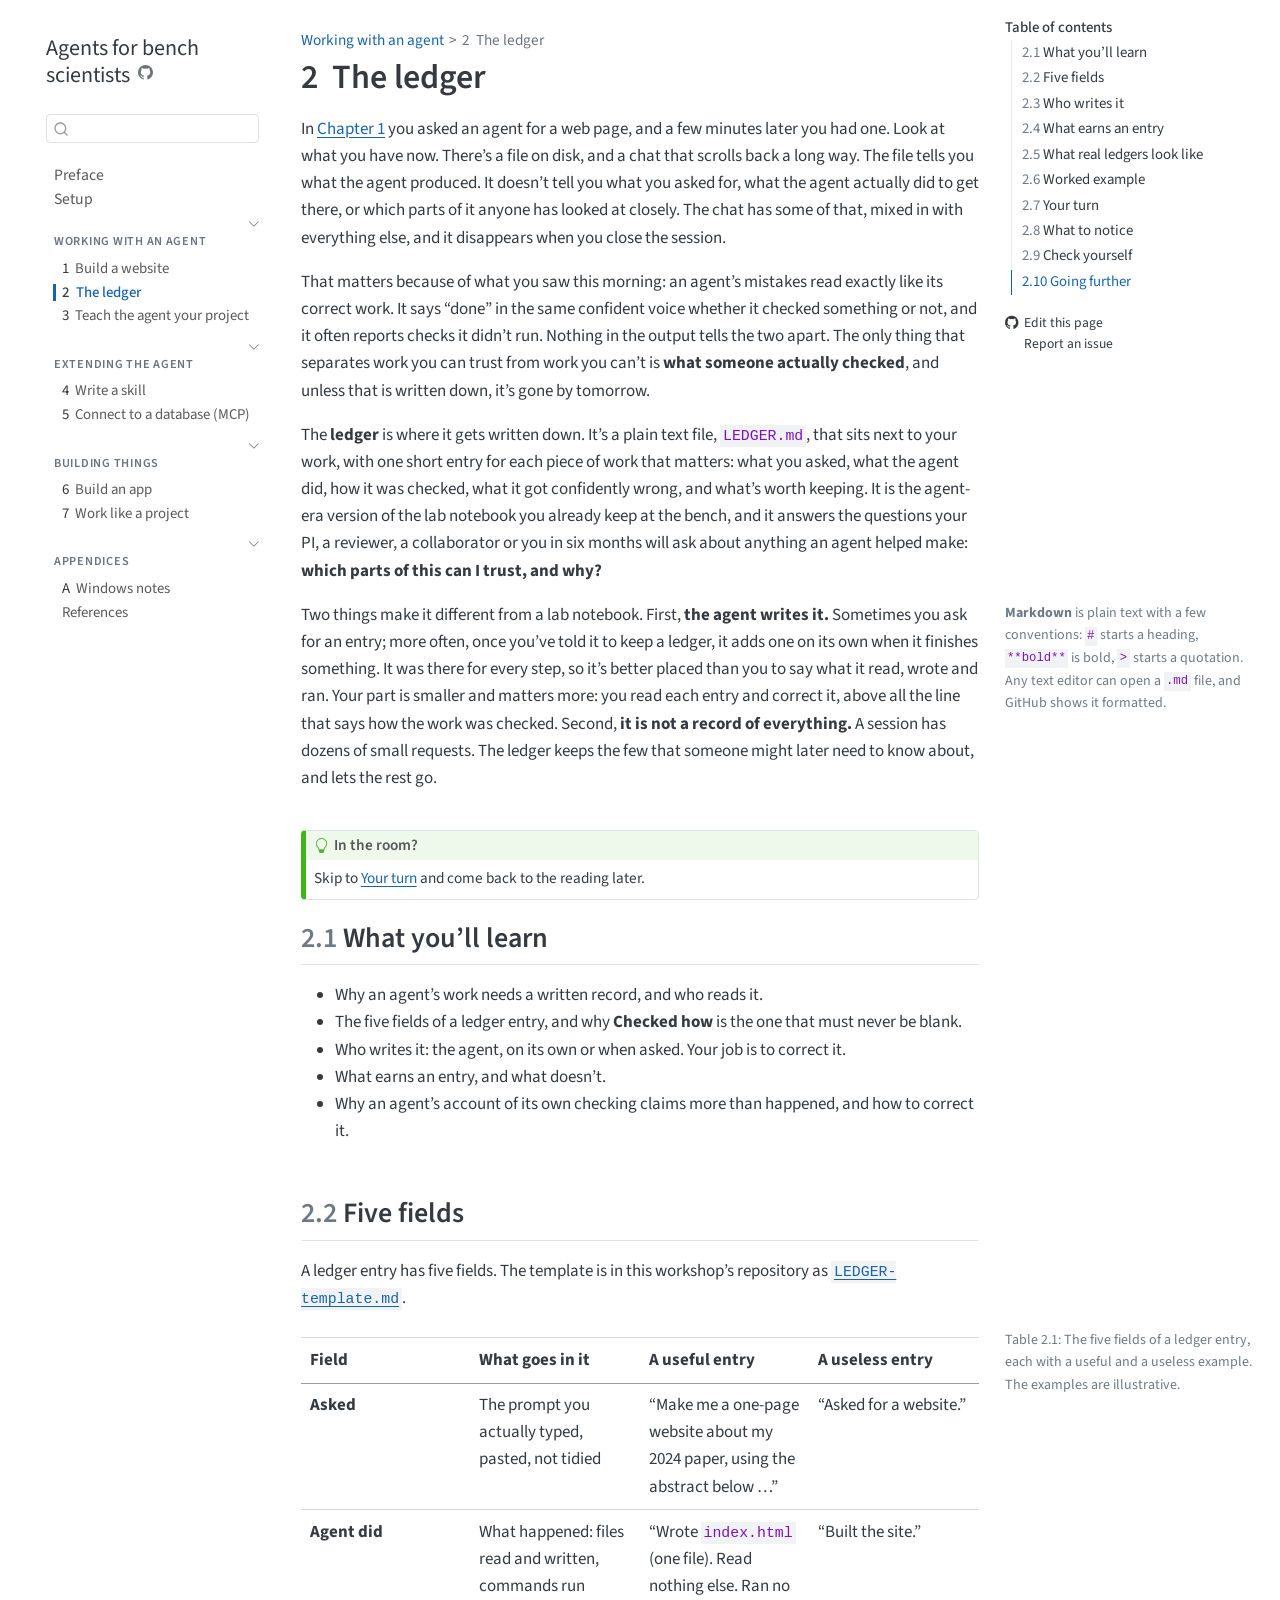
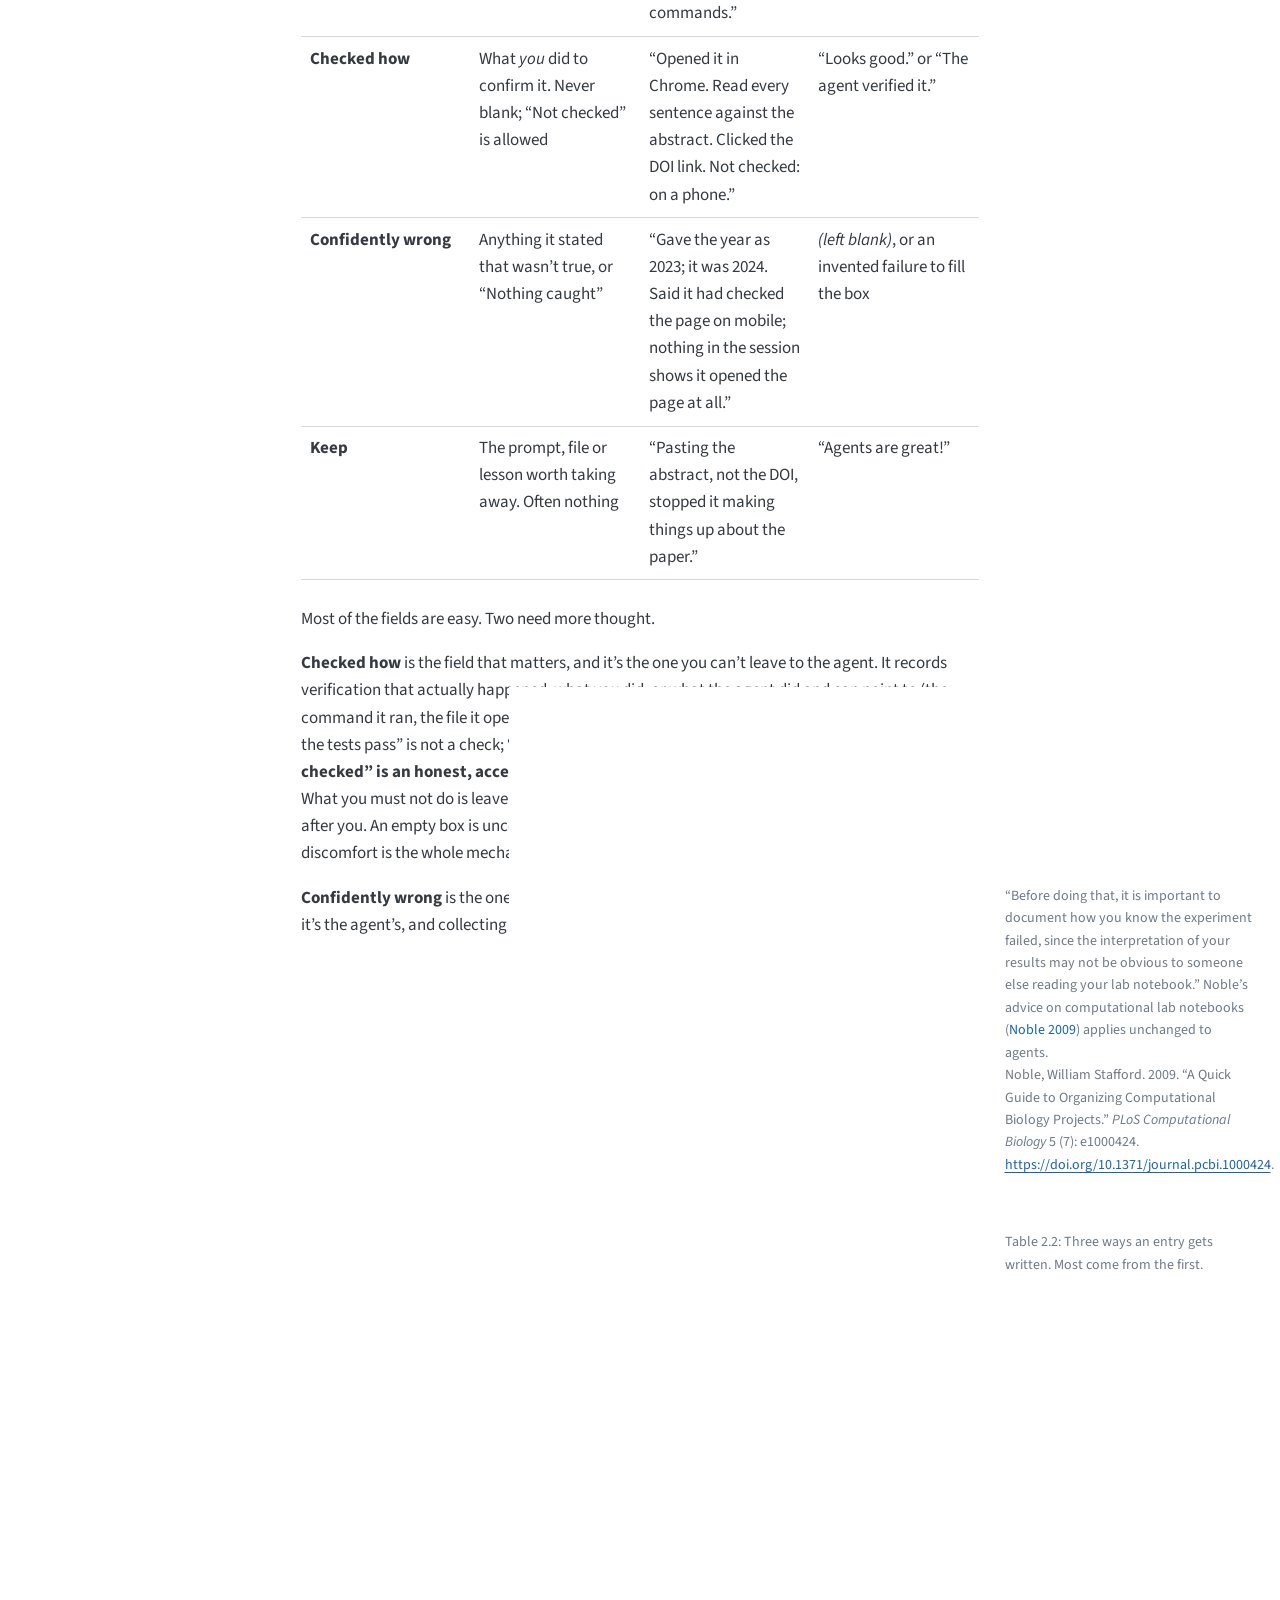
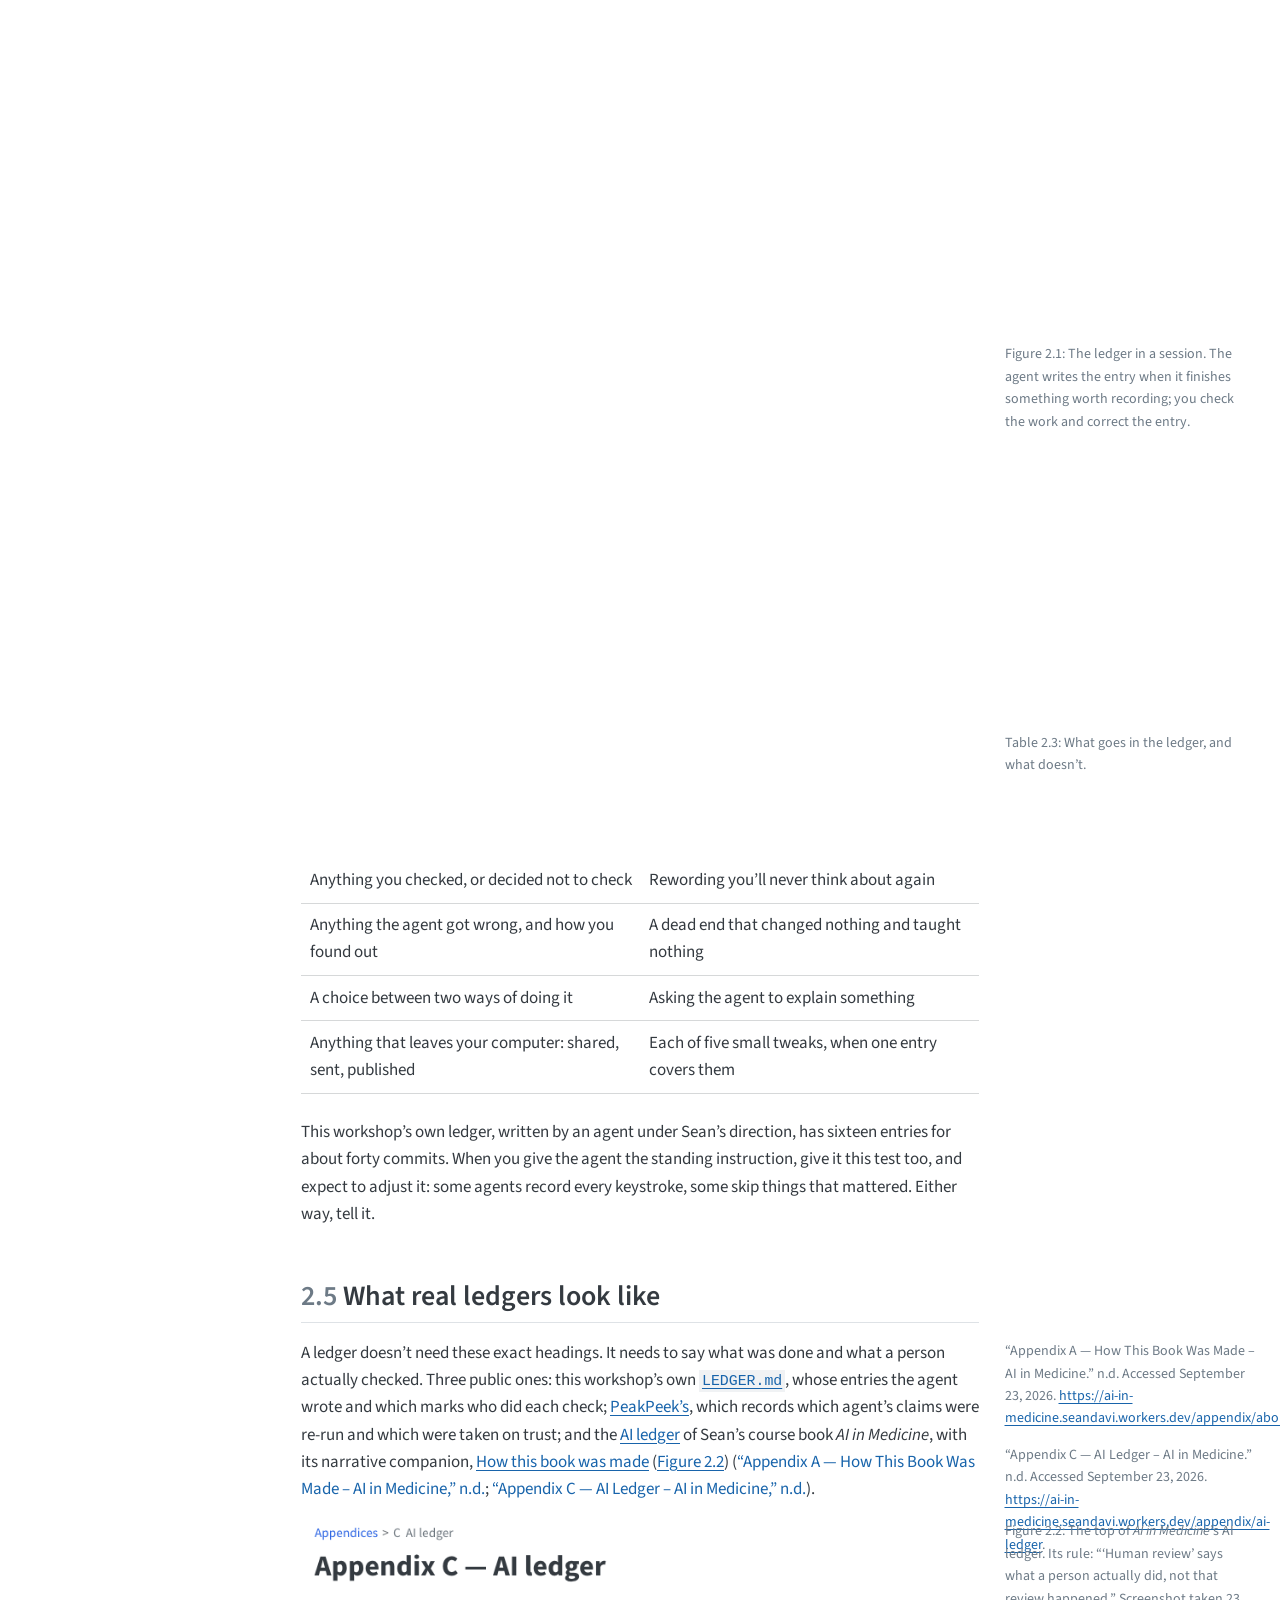
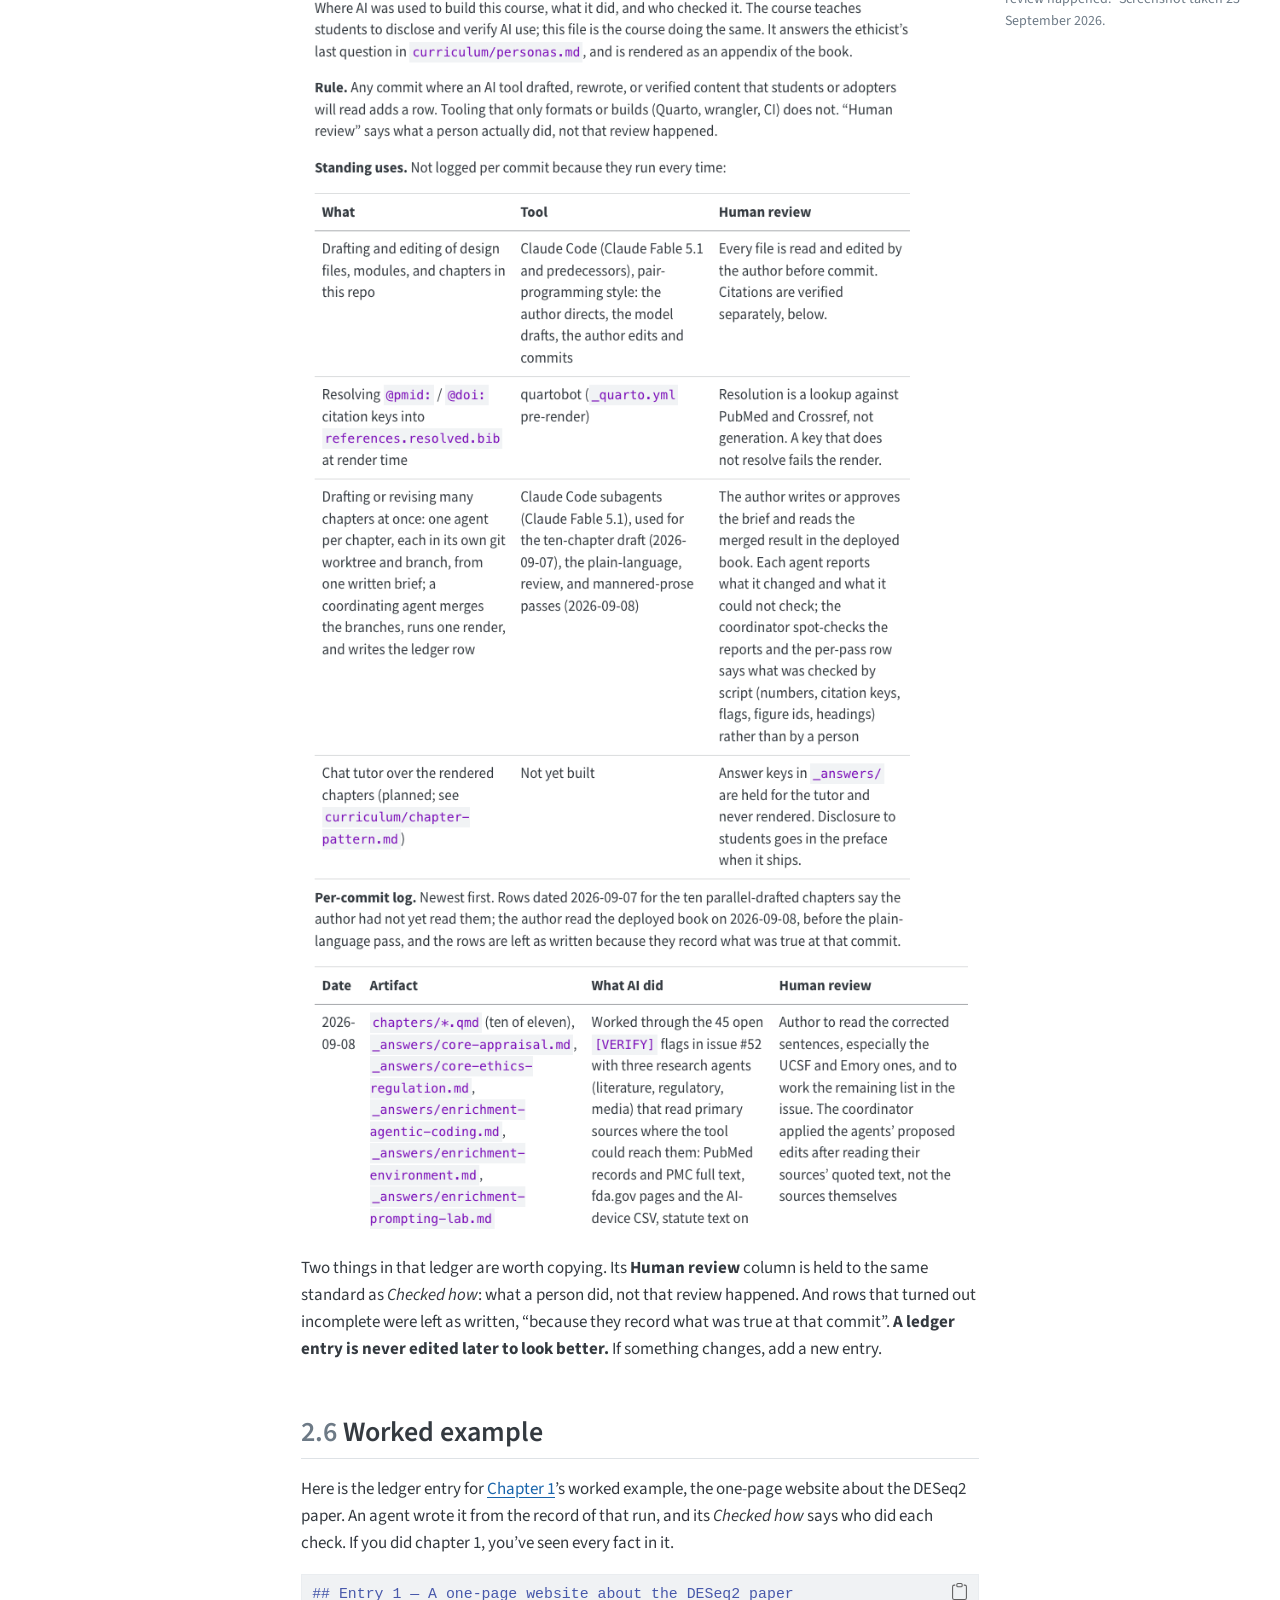
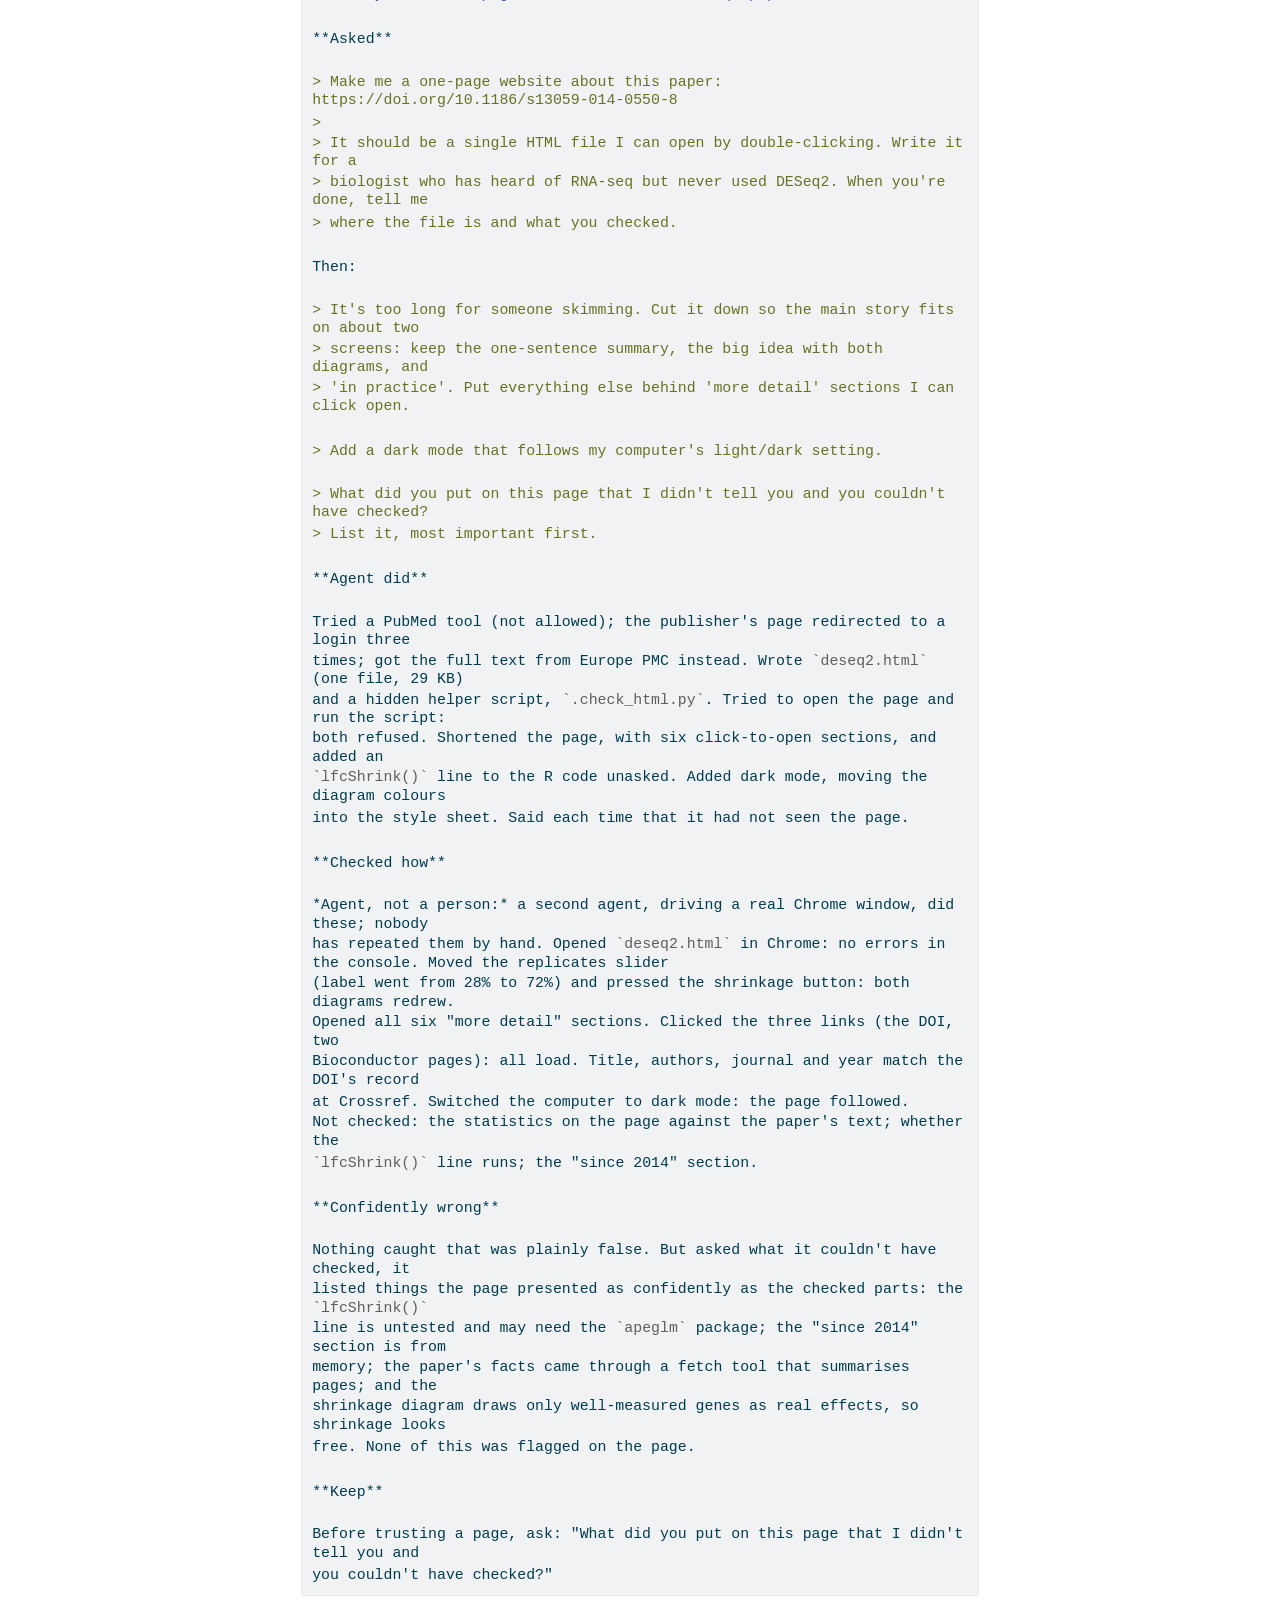
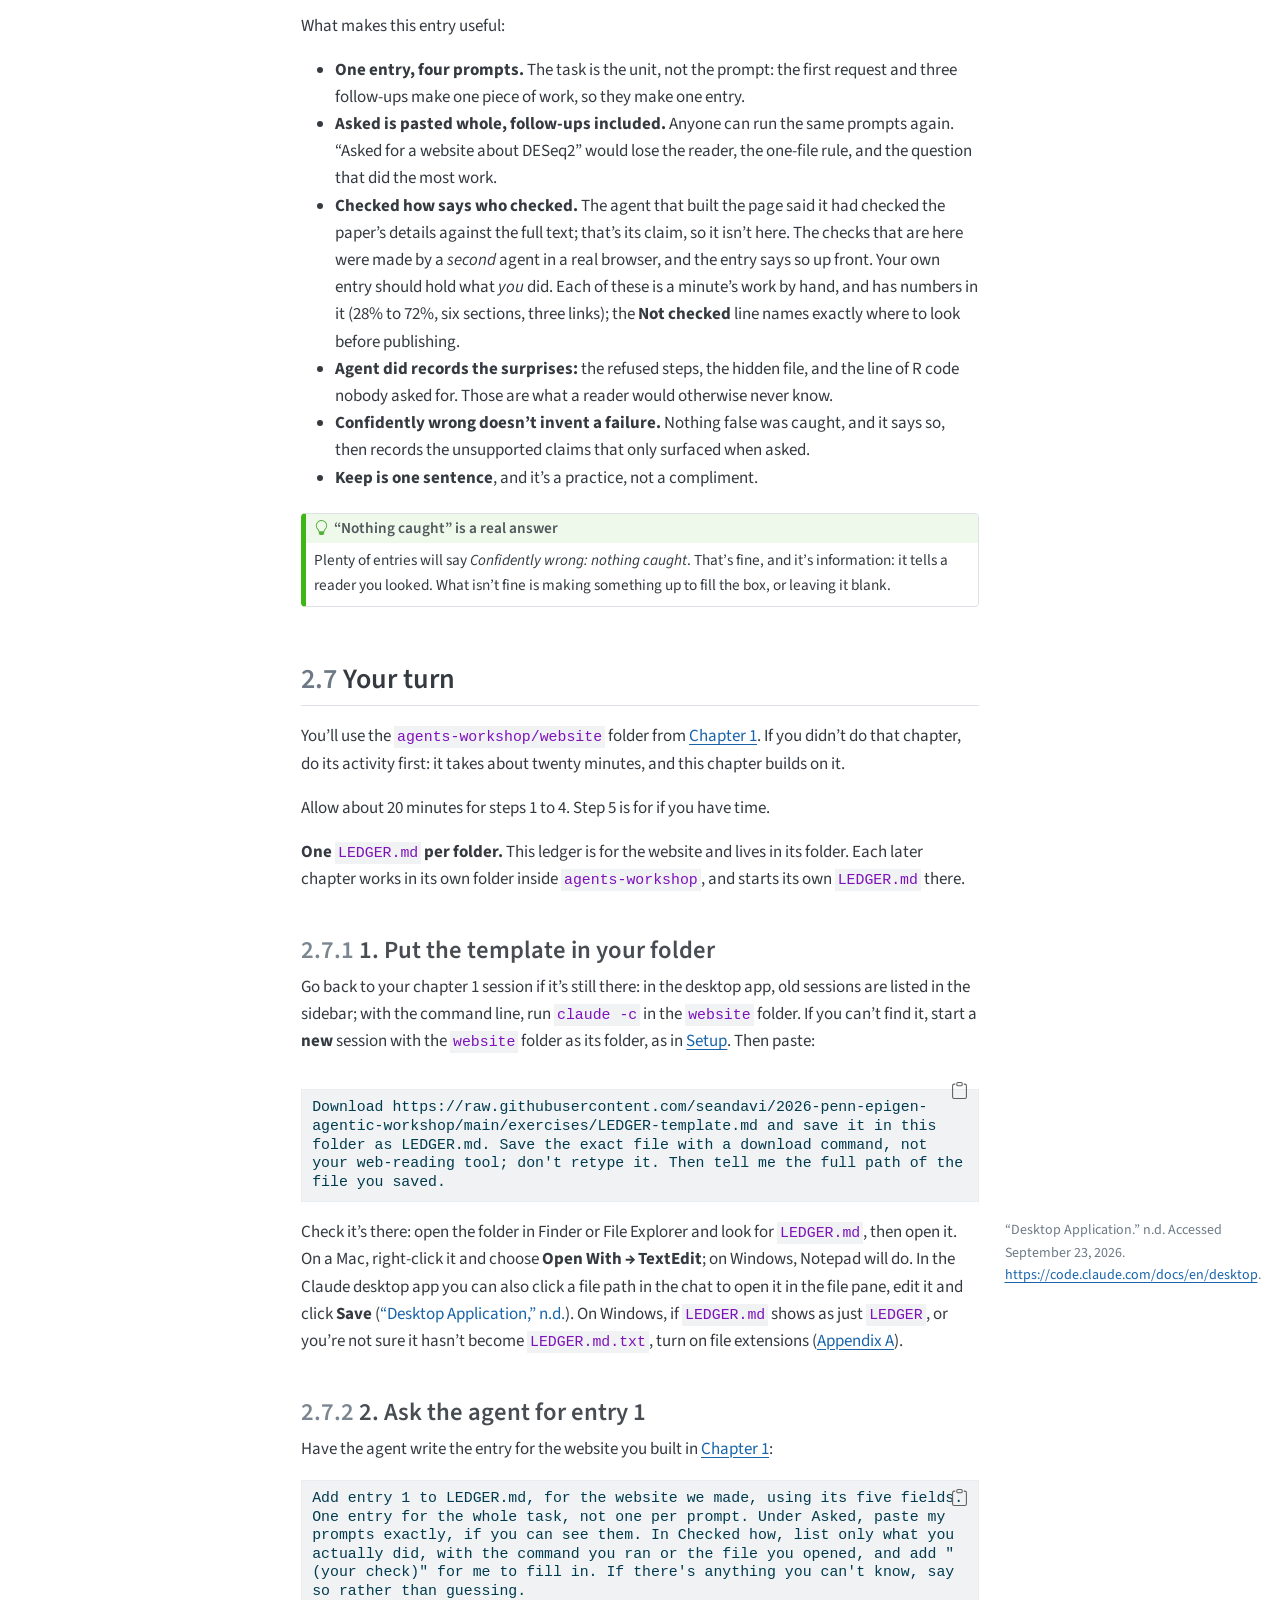
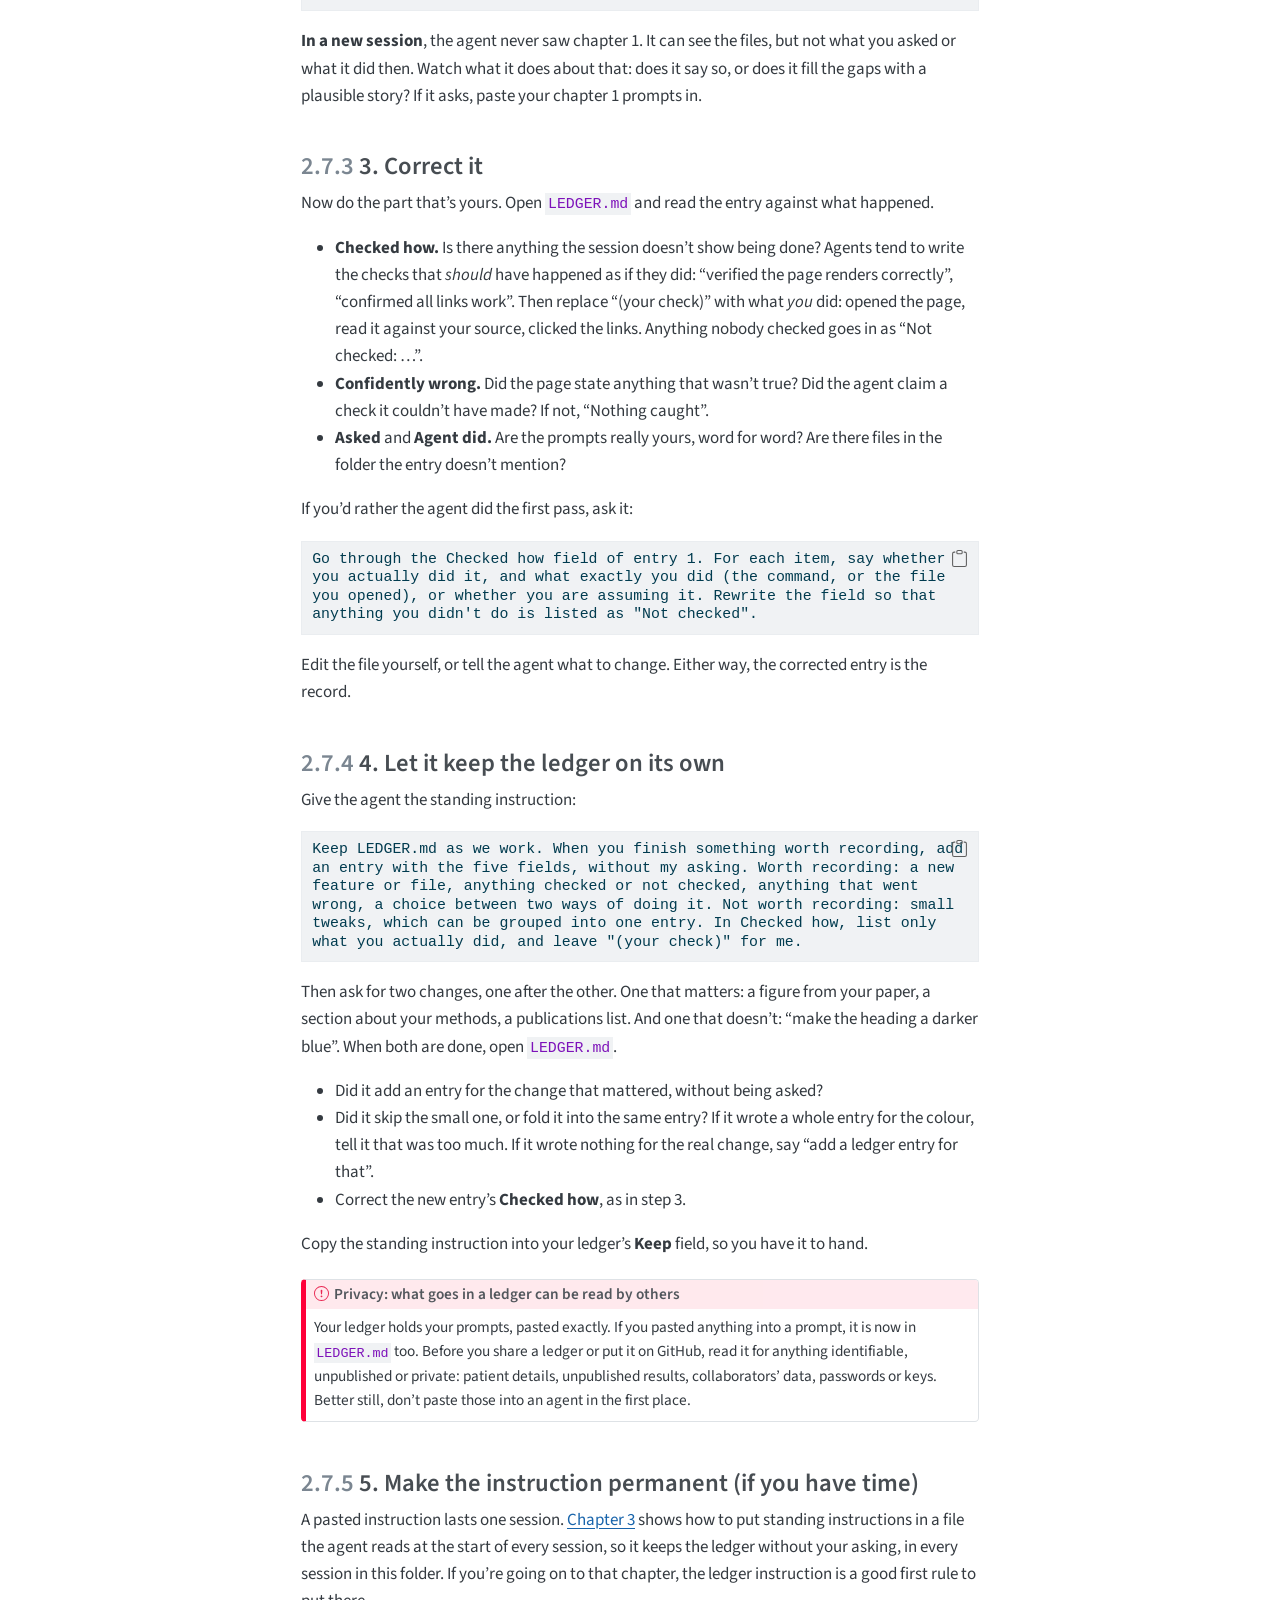
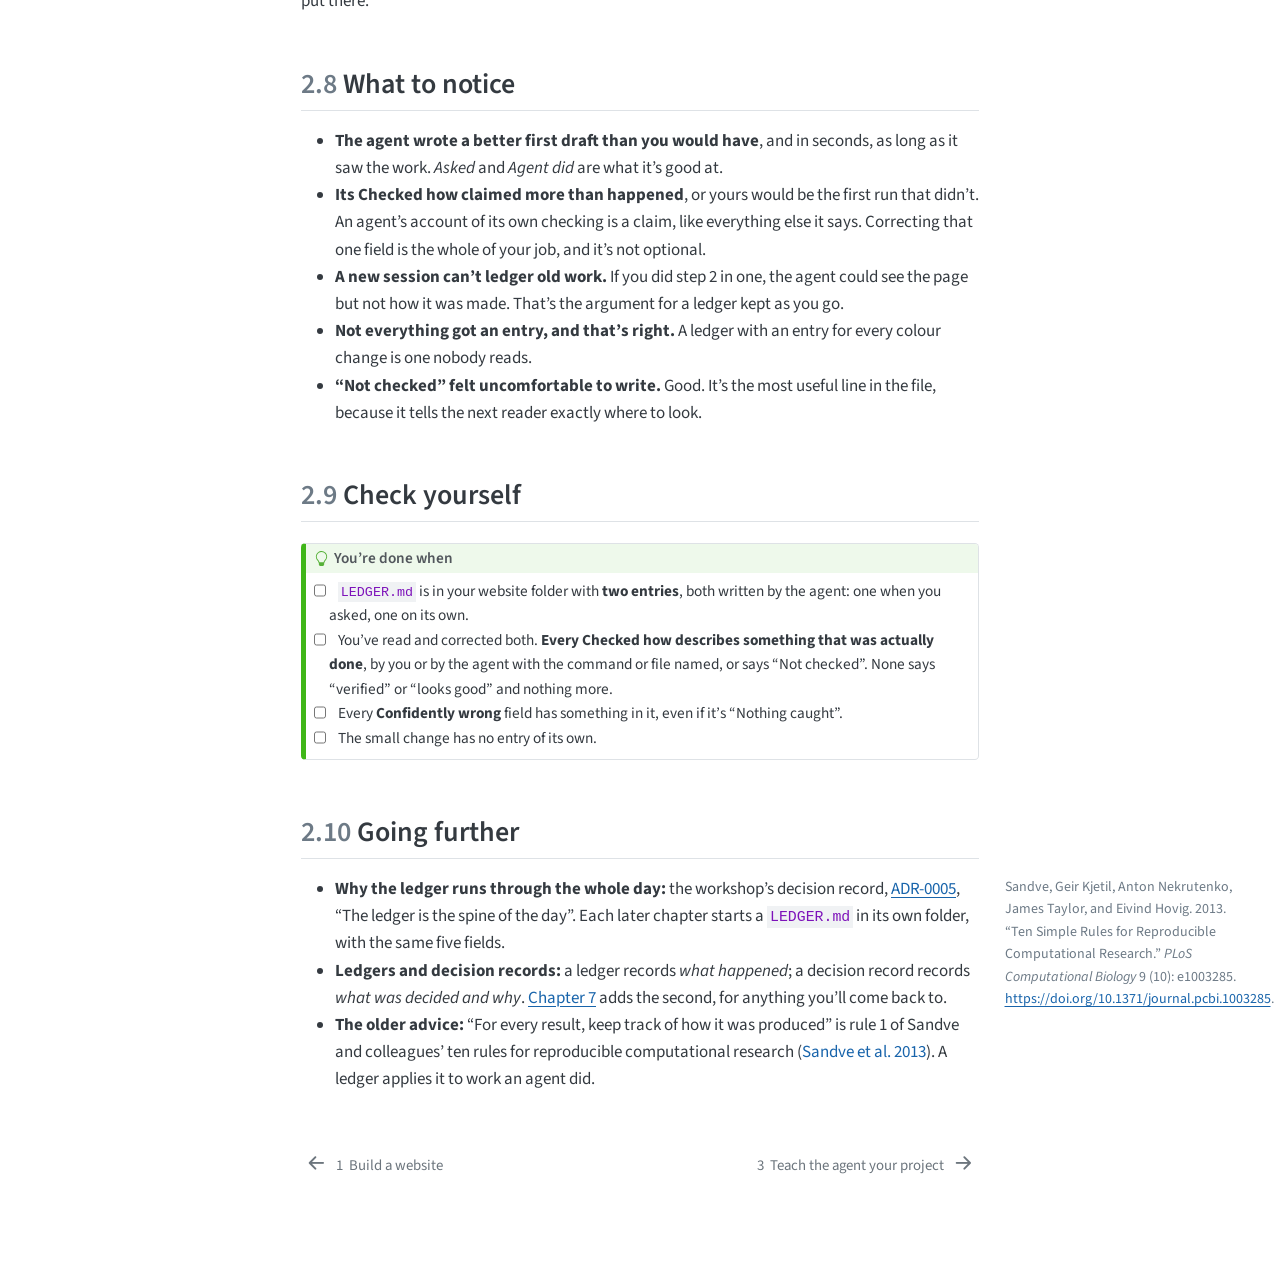
<file: docs/chapters/02-ledger.html>
<!DOCTYPE html>
<html xmlns="http://www.w3.org/1999/xhtml" lang="en" xml:lang="en"><head>

<meta charset="utf-8">
<meta name="generator" content="quarto-1.9.38">

<meta name="viewport" content="width=device-width, initial-scale=1.0, user-scalable=yes">


<title>2&nbsp; The ledger – Agents for bench scientists</title>
<style>
/* Default styles provided by pandoc.
** See https://pandoc.org/MANUAL.html#variables-for-html for config info.
*/
code{white-space: pre-wrap;}
span.smallcaps{font-variant: small-caps;}
div.columns{display: flex; gap: min(4vw, 1.5em);}
div.column{flex: auto; overflow-x: auto;}
div.hanging-indent{margin-left: 1.5em; text-indent: -1.5em;}
ul.task-list{list-style: none;}
ul.task-list li input[type="checkbox"] {
  width: 0.8em;
  margin: 0 0.8em 0.2em -1em; /* quarto-specific, see https://github.com/quarto-dev/quarto-cli/issues/4556 */ 
  vertical-align: middle;
}
/* CSS for syntax highlighting */
html { -webkit-text-size-adjust: 100%; }
pre > code.sourceCode { white-space: pre; position: relative; }
pre > code.sourceCode > span { display: inline-block; line-height: 1.25; }
pre > code.sourceCode > span:empty { height: 1.2em; }
.sourceCode { overflow: visible; }
code.sourceCode > span { color: inherit; text-decoration: inherit; }
div.sourceCode { margin: 1em 0; }
pre.sourceCode { margin: 0; }
@media screen {
div.sourceCode { overflow: auto; }
}
@media print {
pre > code.sourceCode { white-space: pre-wrap; }
pre > code.sourceCode > span { text-indent: -5em; padding-left: 5em; }
}
pre.numberSource code
  { counter-reset: source-line 0; }
pre.numberSource code > span
  { position: relative; left: -4em; counter-increment: source-line; }
pre.numberSource code > span > a:first-child::before
  { content: counter(source-line);
    position: relative; left: -1em; text-align: right; vertical-align: baseline;
    border: none; display: inline-block;
    -webkit-touch-callout: none; -webkit-user-select: none;
    -khtml-user-select: none; -moz-user-select: none;
    -ms-user-select: none; user-select: none;
    padding: 0 4px; width: 4em;
  }
pre.numberSource { margin-left: 3em;  padding-left: 4px; }
div.sourceCode
  {   }
@media screen {
pre > code.sourceCode > span > a:first-child::before { text-decoration: underline; }
}
/* CSS for citations */
div.csl-bib-body { }
div.csl-entry {
  clear: both;
}
.hanging-indent div.csl-entry {
  margin-left:2em;
  text-indent:-2em;
}
div.csl-left-margin {
  min-width:2em;
  float:left;
}
div.csl-right-inline {
  margin-left:2em;
  padding-left:1em;
}
div.csl-indent {
  margin-left: 2em;
}</style>


<script src="../site_libs/quarto-nav/quarto-nav.js"></script>
<script src="../site_libs/quarto-nav/headroom.min.js"></script>
<script src="../site_libs/clipboard/clipboard.min.js"></script>
<script src="../site_libs/quarto-search/autocomplete.umd.js"></script>
<script src="../site_libs/quarto-search/fuse.min.js"></script>
<script src="../site_libs/quarto-search/quarto-search.js"></script>
<meta name="quarto:offset" content="../">
<link href="../chapters/03-teach-your-agent.html" rel="next">
<link href="../chapters/01-website.html" rel="prev">
<script src="../site_libs/quarto-html/quarto.js" type="module"></script>
<script src="../site_libs/quarto-html/tabsets/tabsets.js" type="module"></script>
<script src="../site_libs/quarto-html/popper.min.js"></script>
<script src="../site_libs/quarto-html/tippy.umd.min.js"></script>
<script src="../site_libs/quarto-html/anchor.min.js"></script>
<link href="../site_libs/quarto-html/tippy.css" rel="stylesheet">
<link href="../site_libs/quarto-html/quarto-syntax-highlighting-15634bcf2e68342d4ad2dfa704d543f6.css" rel="stylesheet" id="quarto-text-highlighting-styles">
<script src="../site_libs/bootstrap/bootstrap.min.js"></script>
<link href="../site_libs/bootstrap/bootstrap-icons.css" rel="stylesheet">
<link href="../site_libs/bootstrap/bootstrap-8db532a760e6309ca89cbbb647cf1feb.min.css" rel="stylesheet" append-hash="true" id="quarto-bootstrap" data-mode="light">
<script src="../site_libs/quarto-contrib/glightbox/glightbox.min.js"></script>
<link href="../site_libs/quarto-contrib/glightbox/glightbox.min.css" rel="stylesheet">
<link href="../site_libs/quarto-contrib/glightbox/lightbox.css" rel="stylesheet">
<script id="quarto-search-options" type="application/json">{
  "location": "sidebar",
  "copy-button": false,
  "collapse-after": 3,
  "panel-placement": "start",
  "type": "textbox",
  "limit": 50,
  "keyboard-shortcut": [
    "f",
    "/",
    "s"
  ],
  "show-item-context": false,
  "language": {
    "search-no-results-text": "No results",
    "search-matching-documents-text": "matching documents",
    "search-copy-link-title": "Copy link to search",
    "search-hide-matches-text": "Hide additional matches",
    "search-more-match-text": "more match in this document",
    "search-more-matches-text": "more matches in this document",
    "search-clear-button-title": "Clear",
    "search-text-placeholder": "",
    "search-detached-cancel-button-title": "Cancel",
    "search-submit-button-title": "Submit",
    "search-label": "Search"
  }
}</script>
<script async="" src="https://www.googletagmanager.com/gtag/js?id=G-KLLV1GCF4E"></script>

<script type="text/javascript">

window.dataLayer = window.dataLayer || [];
function gtag(){dataLayer.push(arguments);}
gtag('js', new Date());
 
  gtag('consent', 'default', {
    'ad_storage': 'denied',
    'analytics_storage': 'denied'
  });
gtag('config', 'G-KLLV1GCF4E', { 'anonymize_ip': true});
</script>
<meta name="mermaid-theme" content="neutral">
<script src="../site_libs/quarto-diagram/mermaid.min.js"></script>
<script src="../site_libs/quarto-diagram/mermaid-init.js"></script>
<link href="../site_libs/quarto-diagram/mermaid.css" rel="stylesheet">


</head>

<body class="nav-sidebar floating slimcontent quarto-light">

<div id="quarto-search-results"></div>
  <header id="quarto-header" class="headroom fixed-top">
  <nav class="quarto-secondary-nav">
    <div class="container-fluid d-flex">
      <button type="button" class="quarto-btn-toggle btn" data-bs-toggle="collapse" role="button" data-bs-target=".quarto-sidebar-collapse-item" aria-controls="quarto-sidebar" aria-expanded="false" aria-label="Toggle sidebar navigation" onclick="if (window.quartoToggleHeadroom) { window.quartoToggleHeadroom(); }">
        <i class="bi bi-layout-text-sidebar-reverse"></i>
      </button>
        <nav class="quarto-page-breadcrumbs" aria-label="breadcrumb"><ol class="breadcrumb"><li class="breadcrumb-item"><a href="../chapters/01-website.html">Working with an agent</a></li><li class="breadcrumb-item"><a href="../chapters/02-ledger.html"><span class="chapter-number">2</span>&nbsp; <span class="chapter-title">The ledger</span></a></li></ol></nav>
        <a class="flex-grow-1" role="navigation" data-bs-toggle="collapse" data-bs-target=".quarto-sidebar-collapse-item" aria-controls="quarto-sidebar" aria-expanded="false" aria-label="Toggle sidebar navigation" onclick="if (window.quartoToggleHeadroom) { window.quartoToggleHeadroom(); }">      
        </a>
      <button type="button" class="btn quarto-search-button" aria-label="Search" onclick="window.quartoOpenSearch();">
        <i class="bi bi-search"></i>
      </button>
    </div>
  </nav>
</header>
<!-- content -->
<div id="quarto-content" class="quarto-container page-columns page-rows-contents page-layout-article">
<!-- sidebar -->
  <nav id="quarto-sidebar" class="sidebar collapse collapse-horizontal quarto-sidebar-collapse-item sidebar-navigation floating overflow-auto">
    <div class="pt-lg-2 mt-2 text-left sidebar-header">
    <div class="sidebar-title mb-0 py-0">
      <a href="../">Agents for bench scientists</a> 
        <div class="sidebar-tools-main">
    <a href="https://github.com/seandavi/2026-penn-epigen-agentic-workshop/tree/main/book/" title="Source Code" class="quarto-navigation-tool px-1" aria-label="Source Code"><i class="bi bi-github"></i></a>
</div>
    </div>
      </div>
        <div class="mt-2 flex-shrink-0 align-items-center">
        <div class="sidebar-search">
        <div id="quarto-search" class="" title="Search"></div>
        </div>
        </div>
    <div class="sidebar-menu-container"> 
    <ul class="list-unstyled mt-1">
        <li class="sidebar-item">
  <div class="sidebar-item-container"> 
  <a href="../index.html" class="sidebar-item-text sidebar-link">
 <span class="menu-text">Preface</span></a>
  </div>
</li>
        <li class="sidebar-item">
  <div class="sidebar-item-container"> 
  <a href="../chapters/00-setup.html" class="sidebar-item-text sidebar-link">
 <span class="menu-text">Setup</span></a>
  </div>
</li>
        <li class="sidebar-item sidebar-item-section">
      <div class="sidebar-item-container"> 
            <a class="sidebar-item-text sidebar-link text-start" data-bs-toggle="collapse" data-bs-target="#quarto-sidebar-section-1" role="navigation" aria-expanded="true">
 <span class="menu-text">Working with an agent</span></a>
          <a class="sidebar-item-toggle text-start" data-bs-toggle="collapse" data-bs-target="#quarto-sidebar-section-1" role="navigation" aria-expanded="true" aria-label="Toggle section">
            <i class="bi bi-chevron-right ms-2"></i>
          </a> 
      </div>
      <ul id="quarto-sidebar-section-1" class="collapse list-unstyled sidebar-section depth1 show">  
          <li class="sidebar-item">
  <div class="sidebar-item-container"> 
  <a href="../chapters/01-website.html" class="sidebar-item-text sidebar-link">
 <span class="menu-text"><span class="chapter-number">1</span>&nbsp; <span class="chapter-title">Build a website</span></span></a>
  </div>
</li>
          <li class="sidebar-item">
  <div class="sidebar-item-container"> 
  <a href="../chapters/02-ledger.html" class="sidebar-item-text sidebar-link active">
 <span class="menu-text"><span class="chapter-number">2</span>&nbsp; <span class="chapter-title">The ledger</span></span></a>
  </div>
</li>
          <li class="sidebar-item">
  <div class="sidebar-item-container"> 
  <a href="../chapters/03-teach-your-agent.html" class="sidebar-item-text sidebar-link">
 <span class="menu-text"><span class="chapter-number">3</span>&nbsp; <span class="chapter-title">Teach the agent your project</span></span></a>
  </div>
</li>
      </ul>
  </li>
        <li class="sidebar-item sidebar-item-section">
      <div class="sidebar-item-container"> 
            <a class="sidebar-item-text sidebar-link text-start" data-bs-toggle="collapse" data-bs-target="#quarto-sidebar-section-2" role="navigation" aria-expanded="true">
 <span class="menu-text">Extending the agent</span></a>
          <a class="sidebar-item-toggle text-start" data-bs-toggle="collapse" data-bs-target="#quarto-sidebar-section-2" role="navigation" aria-expanded="true" aria-label="Toggle section">
            <i class="bi bi-chevron-right ms-2"></i>
          </a> 
      </div>
      <ul id="quarto-sidebar-section-2" class="collapse list-unstyled sidebar-section depth1 show">  
          <li class="sidebar-item">
  <div class="sidebar-item-container"> 
  <a href="../chapters/04-skills.html" class="sidebar-item-text sidebar-link">
 <span class="menu-text"><span class="chapter-number">4</span>&nbsp; <span class="chapter-title">Write a skill</span></span></a>
  </div>
</li>
          <li class="sidebar-item">
  <div class="sidebar-item-container"> 
  <a href="../chapters/05-mcp.html" class="sidebar-item-text sidebar-link">
 <span class="menu-text"><span class="chapter-number">5</span>&nbsp; <span class="chapter-title">Connect to a database (MCP)</span></span></a>
  </div>
</li>
      </ul>
  </li>
        <li class="sidebar-item sidebar-item-section">
      <div class="sidebar-item-container"> 
            <a class="sidebar-item-text sidebar-link text-start" data-bs-toggle="collapse" data-bs-target="#quarto-sidebar-section-3" role="navigation" aria-expanded="true">
 <span class="menu-text">Building things</span></a>
          <a class="sidebar-item-toggle text-start" data-bs-toggle="collapse" data-bs-target="#quarto-sidebar-section-3" role="navigation" aria-expanded="true" aria-label="Toggle section">
            <i class="bi bi-chevron-right ms-2"></i>
          </a> 
      </div>
      <ul id="quarto-sidebar-section-3" class="collapse list-unstyled sidebar-section depth1 show">  
          <li class="sidebar-item">
  <div class="sidebar-item-container"> 
  <a href="../chapters/06-build-an-app.html" class="sidebar-item-text sidebar-link">
 <span class="menu-text"><span class="chapter-number">6</span>&nbsp; <span class="chapter-title">Build an app</span></span></a>
  </div>
</li>
          <li class="sidebar-item">
  <div class="sidebar-item-container"> 
  <a href="../chapters/07-work-like-a-project.html" class="sidebar-item-text sidebar-link">
 <span class="menu-text"><span class="chapter-number">7</span>&nbsp; <span class="chapter-title">Work like a project</span></span></a>
  </div>
</li>
      </ul>
  </li>
        <li class="sidebar-item sidebar-item-section">
      <div class="sidebar-item-container"> 
            <a class="sidebar-item-text sidebar-link text-start" data-bs-toggle="collapse" data-bs-target="#quarto-sidebar-section-4" role="navigation" aria-expanded="true">
 <span class="menu-text">Appendices</span></a>
          <a class="sidebar-item-toggle text-start" data-bs-toggle="collapse" data-bs-target="#quarto-sidebar-section-4" role="navigation" aria-expanded="true" aria-label="Toggle section">
            <i class="bi bi-chevron-right ms-2"></i>
          </a> 
      </div>
      <ul id="quarto-sidebar-section-4" class="collapse list-unstyled sidebar-section depth1 show">  
          <li class="sidebar-item">
  <div class="sidebar-item-container"> 
  <a href="../appendices/windows.html" class="sidebar-item-text sidebar-link">
 <span class="menu-text"><span class="chapter-number">A</span>&nbsp; <span class="chapter-title">Windows notes</span></span></a>
  </div>
</li>
          <li class="sidebar-item">
  <div class="sidebar-item-container"> 
  <a href="../appendices/references.html" class="sidebar-item-text sidebar-link">
 <span class="menu-text">References</span></a>
  </div>
</li>
      </ul>
  </li>
    </ul>
    </div>
</nav>
<div id="quarto-sidebar-glass" class="quarto-sidebar-collapse-item" data-bs-toggle="collapse" data-bs-target=".quarto-sidebar-collapse-item"></div>
<!-- margin-sidebar -->
    <div id="quarto-margin-sidebar" class="sidebar margin-sidebar">
        <nav id="TOC" role="doc-toc" class="toc-active">
    <h2 id="toc-title">Table of contents</h2>
   
  <ul>
  <li><a href="#what-youll-learn" id="toc-what-youll-learn" class="nav-link active" data-scroll-target="#what-youll-learn"><span class="header-section-number">2.1</span> What you’ll learn</a></li>
  <li><a href="#five-fields" id="toc-five-fields" class="nav-link" data-scroll-target="#five-fields"><span class="header-section-number">2.2</span> Five fields</a></li>
  <li><a href="#who-writes-it" id="toc-who-writes-it" class="nav-link" data-scroll-target="#who-writes-it"><span class="header-section-number">2.3</span> Who writes it</a></li>
  <li><a href="#what-earns-an-entry" id="toc-what-earns-an-entry" class="nav-link" data-scroll-target="#what-earns-an-entry"><span class="header-section-number">2.4</span> What earns an entry</a></li>
  <li><a href="#what-real-ledgers-look-like" id="toc-what-real-ledgers-look-like" class="nav-link" data-scroll-target="#what-real-ledgers-look-like"><span class="header-section-number">2.5</span> What real ledgers look like</a></li>
  <li><a href="#ledger-worked-example" id="toc-ledger-worked-example" class="nav-link" data-scroll-target="#ledger-worked-example"><span class="header-section-number">2.6</span> Worked example</a></li>
  <li><a href="#ledger-your-turn" id="toc-ledger-your-turn" class="nav-link" data-scroll-target="#ledger-your-turn"><span class="header-section-number">2.7</span> Your turn</a>
  <ul class="collapse">
  <li><a href="#put-the-template-in-your-folder" id="toc-put-the-template-in-your-folder" class="nav-link" data-scroll-target="#put-the-template-in-your-folder"><span class="header-section-number">2.7.1</span> 1. Put the template in your folder</a></li>
  <li><a href="#ask-the-agent-for-entry-1" id="toc-ask-the-agent-for-entry-1" class="nav-link" data-scroll-target="#ask-the-agent-for-entry-1"><span class="header-section-number">2.7.2</span> 2. Ask the agent for entry 1</a></li>
  <li><a href="#correct-it" id="toc-correct-it" class="nav-link" data-scroll-target="#correct-it"><span class="header-section-number">2.7.3</span> 3. Correct it</a></li>
  <li><a href="#let-it-keep-the-ledger-on-its-own" id="toc-let-it-keep-the-ledger-on-its-own" class="nav-link" data-scroll-target="#let-it-keep-the-ledger-on-its-own"><span class="header-section-number">2.7.4</span> 4. Let it keep the ledger on its own</a></li>
  <li><a href="#make-the-instruction-permanent-if-you-have-time" id="toc-make-the-instruction-permanent-if-you-have-time" class="nav-link" data-scroll-target="#make-the-instruction-permanent-if-you-have-time"><span class="header-section-number">2.7.5</span> 5. Make the instruction permanent (if you have time)</a></li>
  </ul></li>
  <li><a href="#what-to-notice" id="toc-what-to-notice" class="nav-link" data-scroll-target="#what-to-notice"><span class="header-section-number">2.8</span> What to notice</a></li>
  <li><a href="#check-yourself" id="toc-check-yourself" class="nav-link" data-scroll-target="#check-yourself"><span class="header-section-number">2.9</span> Check yourself</a></li>
  <li><a href="#going-further" id="toc-going-further" class="nav-link" data-scroll-target="#going-further"><span class="header-section-number">2.10</span> Going further</a></li>
  </ul>
<div class="toc-actions"><ul><li><a href="https://github.com/seandavi/2026-penn-epigen-agentic-workshop/edit/main/book/chapters/02-ledger.qmd" class="toc-action"><i class="bi bi-github"></i>Edit this page</a></li><li><a href="https://github.com/seandavi/2026-penn-epigen-agentic-workshop/issues/new" class="toc-action"><i class="bi empty"></i>Report an issue</a></li></ul></div></nav>
    </div>
<!-- main -->
<main class="content page-columns page-full" id="quarto-document-content">

<header id="title-block-header" class="quarto-title-block default"><nav class="quarto-page-breadcrumbs quarto-title-breadcrumbs d-none d-lg-block" aria-label="breadcrumb"><ol class="breadcrumb"><li class="breadcrumb-item"><a href="../chapters/01-website.html">Working with an agent</a></li><li class="breadcrumb-item"><a href="../chapters/02-ledger.html"><span class="chapter-number">2</span>&nbsp; <span class="chapter-title">The ledger</span></a></li></ol></nav>
<div class="quarto-title">
<h1 class="title"><span id="sec-ledger" class="quarto-section-identifier"><span class="chapter-number">2</span>&nbsp; <span class="chapter-title">The ledger</span></span></h1>
</div>



<div class="quarto-title-meta">

    
  
    
  </div>
  


</header>


<p>In <a href="01-website.html" class="quarto-xref"><span>Chapter 1</span></a> you asked an agent for a web page, and a few minutes later you had one. Look at what you have now. There’s a file on disk, and a chat that scrolls back a long way. The file tells you what the agent produced. It doesn’t tell you what you asked for, what the agent actually did to get there, or which parts of it anyone has looked at closely. The chat has some of that, mixed in with everything else, and it disappears when you close the session.</p>
<p>That matters because of what you saw this morning: an agent’s mistakes read exactly like its correct work. It says “done” in the same confident voice whether it checked something or not, and it often reports checks it didn’t run. Nothing in the output tells the two apart. The only thing that separates work you can trust from work you can’t is <strong>what someone actually checked</strong>, and unless that is written down, it’s gone by tomorrow.</p>
<p>The <strong>ledger</strong> is where it gets written down. It’s a plain text file, <code>LEDGER.md</code>, that sits next to your work, with one short entry for each piece of work that matters: what you asked, what the agent did, how it was checked, what it got confidently wrong, and what’s worth keeping. It is the agent-era version of the lab notebook you already keep at the bench, and it answers the questions your PI, a reviewer, a collaborator or you in six months will ask about anything an agent helped make: <strong>which parts of this can I trust, and why?</strong></p>
<p>Two things make it different from a lab notebook. First, <strong>the agent writes it.</strong> Sometimes you ask for an entry; more often, once you’ve told it to keep a ledger, it adds one on its own when it finishes something. It was there for every step, so it’s better placed than you to say what it read, wrote and ran. Your part is smaller and matters more: you read each entry and correct it, above all the line that says how the work was checked. Second, <strong>it is not a record of everything.</strong> A session has dozens of small requests. The ledger keeps the few that someone might later need to know about, and lets the rest go.</p>

<div class="no-row-height column-margin column-container"><div class="">
<p><strong>Markdown</strong> is plain text with a few conventions: <code>#</code> starts a heading, <code>**bold**</code> is bold, <code>&gt;</code> starts a quotation. Any text editor can open a <code>.md</code> file, and GitHub shows it formatted.</p>
</div></div><div class="callout callout-style-default callout-tip callout-titled">
<div class="callout-header d-flex align-content-center">
<div class="callout-icon-container">
<i class="callout-icon"></i>
</div>
<div class="callout-title-container flex-fill">
<span class="screen-reader-only">Tip</span>In the room?
</div>
</div>
<div class="callout-body-container callout-body">
<p>Skip to <a href="#ledger-your-turn">Your turn</a> and come back to the reading later.</p>
</div>
</div>
<section id="what-youll-learn" class="level2" data-number="2.1">
<h2 data-number="2.1" class="anchored" data-anchor-id="what-youll-learn"><span class="header-section-number">2.1</span> What you’ll learn</h2>
<ul>
<li>Why an agent’s work needs a written record, and who reads it.</li>
<li>The five fields of a ledger entry, and why <strong>Checked how</strong> is the one that must never be blank.</li>
<li>Who writes it: the agent, on its own or when asked. Your job is to correct it.</li>
<li>What earns an entry, and what doesn’t.</li>
<li>Why an agent’s account of its own checking claims more than happened, and how to correct it.</li>
</ul>
</section>
<section id="five-fields" class="level2 page-columns page-full" data-number="2.2">
<h2 data-number="2.2" class="anchored" data-anchor-id="five-fields"><span class="header-section-number">2.2</span> Five fields</h2>
<p>A ledger entry has five fields. The template is in this workshop’s repository as <a href="https://github.com/seandavi/2026-penn-epigen-agentic-workshop/blob/main/exercises/LEDGER-template.md"><code>LEDGER-template.md</code></a>.</p>
<div id="tbl-ledger-fields" class="quarto-float quarto-figure quarto-figure-center anchored page-columns page-full">
<figure class="quarto-float quarto-float-tbl figure page-columns page-full">
<div aria-describedby="tbl-ledger-fields-caption-0ceaefa1-69ba-4598-a22c-09a6ac19f8ca">
<table class="table">
<colgroup>
<col style="width: 25%">
<col style="width: 25%">
<col style="width: 25%">
<col style="width: 25%">
</colgroup>
<thead>
<tr class="header">
<th>Field</th>
<th>What goes in it</th>
<th>A useful entry</th>
<th>A useless entry</th>
</tr>
</thead>
<tbody>
<tr class="odd">
<td><strong>Asked</strong></td>
<td>The prompt you actually typed, pasted, not tidied</td>
<td>“Make me a one-page website about my 2024 paper, using the abstract below …”</td>
<td>“Asked for a website.”</td>
</tr>
<tr class="even">
<td><strong>Agent did</strong></td>
<td>What happened: files read and written, commands run</td>
<td>“Wrote <code>index.html</code> (one file). Read nothing else. Ran no commands.”</td>
<td>“Built the site.”</td>
</tr>
<tr class="odd">
<td><strong>Checked how</strong></td>
<td>What <em>you</em> did to confirm it. Never blank; “Not checked” is allowed</td>
<td>“Opened it in Chrome. Read every sentence against the abstract. Clicked the DOI link. Not checked: on a phone.”</td>
<td>“Looks good.” or “The agent verified it.”</td>
</tr>
<tr class="even">
<td><strong>Confidently wrong</strong></td>
<td>Anything it stated that wasn’t true, or “Nothing caught”</td>
<td>“Gave the year as 2023; it was 2024. Said it had checked the page on mobile; nothing in the session shows it opened the page at all.”</td>
<td><em>(left blank)</em>, or an invented failure to fill the box</td>
</tr>
<tr class="odd">
<td><strong>Keep</strong></td>
<td>The prompt, file or lesson worth taking away. Often nothing</td>
<td>“Pasting the abstract, not the DOI, stopped it making things up about the paper.”</td>
<td>“Agents are great!”</td>
</tr>
</tbody>
</table>
</div>
<figcaption class="quarto-float-caption-margin quarto-float-caption quarto-float-tbl margin-caption" id="tbl-ledger-fields-caption-0ceaefa1-69ba-4598-a22c-09a6ac19f8ca">
Table&nbsp;2.1: The five fields of a ledger entry, each with a useful and a useless example. The examples are illustrative.
</figcaption>
</figure>
</div>
<p>Most of the fields are easy. Two need more thought.</p>
<p><strong>Checked how</strong> is the field that matters, and it’s the one you can’t leave to the agent. It records verification that actually happened: what <em>you</em> did, or what the agent did and can point to (the command it ran, the file it opened). It is not the verification the agent says it did. “The agent said the tests pass” is not a check; “I opened <code>test.html</code> and it shows 56 passed” is. And <strong>“Not checked” is an honest, acceptable answer.</strong> You won’t check everything, and you shouldn’t try. What you must not do is leave the field blank, because a blank reads as “fine” to whoever comes after you. An empty box is uncomfortable in a way that “I meant to check that” never is, and that discomfort is the whole mechanism.</p>
<p><strong>Confidently wrong</strong> is the one people skip, because it feels like admitting a mistake. It isn’t yours; it’s the agent’s, and collecting them is how you learn where <em>this</em> agent, on <em>your</em> kind of work, goes wrong. Over a week the pattern shows up: dates, units, fold-change directions, claims to have run things. “Nothing caught” is a legitimate entry. Don’t invent failures to fill the box.</p>

<div class="no-row-height column-margin column-container"><div class="">
<p>“Before doing that, it is important to document how you know the experiment failed, since the interpretation of your results may not be obvious to someone else reading your lab notebook.” Noble’s advice on computational lab notebooks <span class="citation" data-cites="doi:10.1371/journal.pcbi.1000424">(<a href="../appendices/references.html#ref-doi:10.1371/journal.pcbi.1000424" role="doc-biblioref">Noble 2009</a>)</span> applies unchanged to agents.</p>
<div id="ref-doi:10.1371/journal.pcbi.1000424" class="csl-entry" role="listitem">
Noble, William Stafford. 2009. <span>“A <span>Quick</span> <span>Guide</span> to <span>Organizing</span> <span>Computational</span> <span>Biology</span> <span>Projects</span>.”</span> <em>PLoS Computational Biology</em> 5 (7): e1000424. <a href="https://doi.org/10.1371/journal.pcbi.1000424">https://doi.org/10.1371/journal.pcbi.1000424</a>.
</div></div></div></section>
<section id="who-writes-it" class="level2 page-columns page-full" data-number="2.3">
<h2 data-number="2.3" class="anchored" data-anchor-id="who-writes-it"><span class="header-section-number">2.3</span> Who writes it</h2>
<p>The agent does, because it was there. It knows which files it read, what it wrote and which commands it ran, and it can paste your prompts exactly. Asked to reconstruct those an hour later, you can’t, and neither can a new session that never saw the work. So an entry is best written <strong>by the agent, at the time</strong>, and there are two ways to get one (<a href="#tbl-ledger-who" class="quarto-xref">Table&nbsp;<span>2.2</span></a>).</p>
<div id="tbl-ledger-who" class="quarto-float quarto-figure quarto-figure-center anchored page-columns page-full">
<figure class="quarto-float quarto-float-tbl figure page-columns page-full">
<div aria-describedby="tbl-ledger-who-caption-0ceaefa1-69ba-4598-a22c-09a6ac19f8ca">
<table class="table">
<colgroup>
<col style="width: 33%">
<col style="width: 33%">
<col style="width: 33%">
</colgroup>
<thead>
<tr class="header">
<th>How the entry gets written</th>
<th>What starts it</th>
<th>Your part</th>
</tr>
</thead>
<tbody>
<tr class="odd">
<td><strong>On its own</strong></td>
<td>A standing instruction: “keep <code>LEDGER.md</code> as we work”. Paste it at the start of a session, or put it in the file the agent reads every time (<a href="03-teach-your-agent.html" class="quarto-xref"><span>Chapter 3</span></a>)</td>
<td>Read each new entry. Correct <em>Checked how</em> and <em>Confidently wrong</em></td>
</tr>
<tr class="even">
<td><strong>When you ask</strong></td>
<td>“Add a ledger entry for that.” Use it when something mattered and the agent didn’t record it</td>
<td>The same</td>
</tr>
<tr class="odd">
<td><strong>By you</strong></td>
<td>Rarely: a check you did outside the session, or a correction to an earlier entry</td>
<td>Write it</td>
</tr>
</tbody>
</table>
</div>
<figcaption class="quarto-float-caption-margin quarto-float-caption quarto-float-tbl margin-caption" id="tbl-ledger-who-caption-0ceaefa1-69ba-4598-a22c-09a6ac19f8ca">
Table&nbsp;2.2: Three ways an entry gets written. Most come from the first.
</figcaption>
</figure>
</div>
<p>“On its own” needs saying carefully. No agent keeps a ledger unprompted. It does it because an instruction tells it to, and after that it decides for itself when a piece of work deserves an entry. That’s convenient, and it’s also where it goes wrong: an agent writing its own record will describe the checks it meant to do as checks it did. That’s why the entry is the agent’s, but <strong>Checked how is yours to correct</strong>.</p>
<p><a href="#fig-ledger-loop" class="quarto-xref">Figure&nbsp;<span>2.1</span></a> shows where the ledger sits in a session. The dashed line is the shortcut to avoid: accepting the agent’s entry as it wrote it.</p>
<div class="cell page-columns page-full" data-layout-align="default">
<div class="cell-output-display page-columns page-full">
<div id="fig-ledger-loop" class="quarto-float quarto-figure quarto-figure-center anchored page-columns page-full">
<figure class="quarto-float quarto-float-fig figure page-columns page-full">
<div aria-describedby="fig-ledger-loop-caption-0ceaefa1-69ba-4598-a22c-09a6ac19f8ca">
<div>
<pre class="mermaid mermaid-js" data-label="fig-ledger-loop">flowchart LR
  accDescr: A loop. You ask, the agent acts, the agent writes a ledger entry, you check the work, you correct the entry's Checked how, then the next task. A dashed shortcut goes from the agent's entry straight to the next task, labelled as the step to avoid.
  ask["You ask"] --&gt; act["Agent acts"]
  act --&gt; write["Agent writes&lt;br/&gt;the entry"]
  write --&gt; check["You check&lt;br/&gt;the work"]
  check --&gt; fix["You correct&lt;br/&gt;Checked how"]
  fix -- "next task" --&gt; ask
  write -. "accepting it as written:&lt;br/&gt;avoid" .-&gt; ask
</pre>
</div>
</div>
<figcaption class="quarto-float-caption-margin quarto-float-caption quarto-float-fig margin-caption" id="fig-ledger-loop-caption-0ceaefa1-69ba-4598-a22c-09a6ac19f8ca">
Figure&nbsp;2.1: The ledger in a session. The agent writes the entry when it finishes something worth recording; you check the work and correct the entry.
</figcaption>
</figure>
</div>
</div>
</div>
</section>
<section id="what-earns-an-entry" class="level2 page-columns page-full" data-number="2.4">
<h2 data-number="2.4" class="anchored" data-anchor-id="what-earns-an-entry"><span class="header-section-number">2.4</span> What earns an entry</h2>
<p>A ledger is not a transcript. The chat already has everything; the ledger’s job is to keep <strong>the few things someone will need to know later</strong>, and it only works if it’s short enough to read. One entry usually covers a whole task, several prompts long, not one prompt. The test is simple: <em>would someone reading this in six months need to know it happened, or how it was checked?</em></p>
<div id="tbl-ledger-worth" class="quarto-float quarto-figure quarto-figure-center anchored page-columns page-full">
<figure class="quarto-float quarto-float-tbl figure page-columns page-full">
<div aria-describedby="tbl-ledger-worth-caption-0ceaefa1-69ba-4598-a22c-09a6ac19f8ca">
<table class="table">
<colgroup>
<col style="width: 50%">
<col style="width: 50%">
</colgroup>
<thead>
<tr class="header">
<th>Worth an entry</th>
<th>Not worth one</th>
</tr>
</thead>
<tbody>
<tr class="odd">
<td>A new file or feature, or a change someone could ask about</td>
<td>“Make the heading bigger”, a typo fixed</td>
</tr>
<tr class="even">
<td>Anything you checked, or decided not to check</td>
<td>Rewording you’ll never think about again</td>
</tr>
<tr class="odd">
<td>Anything the agent got wrong, and how you found out</td>
<td>A dead end that changed nothing and taught nothing</td>
</tr>
<tr class="even">
<td>A choice between two ways of doing it</td>
<td>Asking the agent to explain something</td>
</tr>
<tr class="odd">
<td>Anything that leaves your computer: shared, sent, published</td>
<td>Each of five small tweaks, when one entry covers them</td>
</tr>
</tbody>
</table>
</div>
<figcaption class="quarto-float-caption-margin quarto-float-caption quarto-float-tbl margin-caption" id="tbl-ledger-worth-caption-0ceaefa1-69ba-4598-a22c-09a6ac19f8ca">
Table&nbsp;2.3: What goes in the ledger, and what doesn’t.
</figcaption>
</figure>
</div>
<p>This workshop’s own ledger, written by an agent under Sean’s direction, has sixteen entries for about forty commits. When you give the agent the standing instruction, give it this test too, and expect to adjust it: some agents record every keystroke, some skip things that mattered. Either way, tell it.</p>
</section>
<section id="what-real-ledgers-look-like" class="level2 page-columns page-full" data-number="2.5">
<h2 data-number="2.5" class="anchored" data-anchor-id="what-real-ledgers-look-like"><span class="header-section-number">2.5</span> What real ledgers look like</h2>
<p>A ledger doesn’t need these exact headings. It needs to say what was done and what a person actually checked. Three public ones: this workshop’s own <a href="https://github.com/seandavi/2026-penn-epigen-agentic-workshop/blob/main/LEDGER.md"><code>LEDGER.md</code></a>, whose entries the agent wrote and which marks who did each check; <a href="https://github.com/seandavi/peakpeek/blob/main/LEDGER.md">PeakPeek’s</a>, which records which agent’s claims were re-run and which were taken on trust; and the <a href="https://ai-in-medicine.seandavi.workers.dev/appendix/ai-ledger">AI ledger</a> of Sean’s course book <em>AI in Medicine</em>, with its narrative companion, <a href="https://ai-in-medicine.seandavi.workers.dev/appendix/about">How this book was made</a> (<a href="#fig-ledger-aim" class="quarto-xref">Figure&nbsp;<span>2.2</span></a>) <span class="citation" data-cites="url:https://ai-in-medicine.seandavi.workers.dev/appendix/about url:https://ai-in-medicine.seandavi.workers.dev/appendix/ai-ledger">(<a href="../appendices/references.html#ref-url:https://ai-in-medicine.seandavi.workers.dev/appendix/about" role="doc-biblioref"><span>“Appendix <span>A</span> — <span>How</span> This Book Was Made – <span>AI</span> in <span>Medicine</span>,”</span> n.d.</a>; <a href="../appendices/references.html#ref-url:https://ai-in-medicine.seandavi.workers.dev/appendix/ai-ledger" role="doc-biblioref"><span>“Appendix <span>C</span> — <span>AI</span> Ledger – <span>AI</span> in <span>Medicine</span>,”</span> n.d.</a>)</span>.</p>
<div class="no-row-height column-margin column-container"><div id="ref-url:https://ai-in-medicine.seandavi.workers.dev/appendix/about" class="csl-entry" role="listitem">
<span>“Appendix <span>A</span> — <span>How</span> This Book Was Made – <span>AI</span> in <span>Medicine</span>.”</span> n.d. Accessed September 23, 2026. <a href="https://ai-in-medicine.seandavi.workers.dev/appendix/about">https://ai-in-medicine.seandavi.workers.dev/appendix/about</a>.
</div><div id="ref-url:https://ai-in-medicine.seandavi.workers.dev/appendix/ai-ledger" class="csl-entry" role="listitem">
<span>“Appendix <span>C</span> — <span>AI</span> Ledger – <span>AI</span> in <span>Medicine</span>.”</span> n.d. Accessed September 23, 2026. <a href="https://ai-in-medicine.seandavi.workers.dev/appendix/ai-ledger">https://ai-in-medicine.seandavi.workers.dev/appendix/ai-ledger</a>.
</div></div><div id="fig-ledger-aim" class="quarto-float quarto-figure quarto-figure-center anchored page-columns page-full" alt="A web page headed Appendix C, AI ledger. A paragraph states the rule that any commit where an AI tool drafted or verified content adds a row, and that Human review says what a person actually did. A table of standing uses has columns What, Tool and Human review. Below it, a per-commit log table has columns Date, Artifact, What AI did and Human review.">
<figure class="quarto-float quarto-float-fig figure page-columns page-full">
<div aria-describedby="fig-ledger-aim-caption-0ceaefa1-69ba-4598-a22c-09a6ac19f8ca">
<a href="../images/ledger-ai-in-medicine.png" class="lightbox" data-gallery="quarto-lightbox-gallery-1" title="Figure&nbsp;2.2: The top of AI in Medicine’s AI ledger. Its rule: “‘Human review’ says what a person actually did, not that review happened.” Screenshot taken 23 September 2026."><img src="../images/ledger-ai-in-medicine.png" class="img-fluid figure-img" alt="A web page headed Appendix C, AI ledger. A paragraph states the rule that any commit where an AI tool drafted or verified content adds a row, and that Human review says what a person actually did. A table of standing uses has columns What, Tool and Human review. Below it, a per-commit log table has columns Date, Artifact, What AI did and Human review."></a>
</div>
<figcaption class="quarto-float-caption-margin quarto-float-caption quarto-float-fig margin-caption" id="fig-ledger-aim-caption-0ceaefa1-69ba-4598-a22c-09a6ac19f8ca">
Figure&nbsp;2.2: The top of <em>AI in Medicine</em>’s AI ledger. Its rule: “‘Human review’ says what a person actually did, not that review happened.” Screenshot taken 23 September 2026.
</figcaption>
</figure>
</div>
<p>Two things in that ledger are worth copying. Its <strong>Human review</strong> column is held to the same standard as <em>Checked how</em>: what a person did, not that review happened. And rows that turned out incomplete were left as written, “because they record what was true at that commit”. <strong>A ledger entry is never edited later to look better.</strong> If something changes, add a new entry.</p>
</section>
<section id="ledger-worked-example" class="level2" data-number="2.6">
<h2 data-number="2.6" class="anchored" data-anchor-id="ledger-worked-example"><span class="header-section-number">2.6</span> Worked example</h2>
<p>Here is the ledger entry for <a href="01-website.html" class="quarto-xref"><span>Chapter 1</span></a>’s worked example, the one-page website about the DESeq2 paper. An agent wrote it from the record of that run, and its <em>Checked how</em> says who did each check. If you did chapter 1, you’ve seen every fact in it.</p>
<div class="code-copy-outer-scaffold"><div class="sourceCode" id="cb1"><pre class="sourceCode markdown code-with-copy"><code class="sourceCode markdown"><span id="cb1-1"><a href="#cb1-1" aria-hidden="true" tabindex="-1"></a><span class="fu">## Entry 1 — A one-page website about the DESeq2 paper</span></span>
<span id="cb1-2"><a href="#cb1-2" aria-hidden="true" tabindex="-1"></a></span>
<span id="cb1-3"><a href="#cb1-3" aria-hidden="true" tabindex="-1"></a>**Asked**</span>
<span id="cb1-4"><a href="#cb1-4" aria-hidden="true" tabindex="-1"></a></span>
<span id="cb1-5"><a href="#cb1-5" aria-hidden="true" tabindex="-1"></a><span class="at">&gt; Make me a one-page website about this paper: https://doi.org/10.1186/s13059-014-0550-8</span></span>
<span id="cb1-6"><a href="#cb1-6" aria-hidden="true" tabindex="-1"></a><span class="at">&gt;</span></span>
<span id="cb1-7"><a href="#cb1-7" aria-hidden="true" tabindex="-1"></a><span class="at">&gt; It should be a single HTML file I can open by double-clicking. Write it for a</span></span>
<span id="cb1-8"><a href="#cb1-8" aria-hidden="true" tabindex="-1"></a><span class="at">&gt; biologist who has heard of RNA-seq but never used DESeq2. When you're done, tell me</span></span>
<span id="cb1-9"><a href="#cb1-9" aria-hidden="true" tabindex="-1"></a><span class="at">&gt; where the file is and what you checked.</span></span>
<span id="cb1-10"><a href="#cb1-10" aria-hidden="true" tabindex="-1"></a></span>
<span id="cb1-11"><a href="#cb1-11" aria-hidden="true" tabindex="-1"></a>Then:</span>
<span id="cb1-12"><a href="#cb1-12" aria-hidden="true" tabindex="-1"></a></span>
<span id="cb1-13"><a href="#cb1-13" aria-hidden="true" tabindex="-1"></a><span class="at">&gt; It's too long for someone skimming. Cut it down so the main story fits on about two</span></span>
<span id="cb1-14"><a href="#cb1-14" aria-hidden="true" tabindex="-1"></a><span class="at">&gt; screens: keep the one-sentence summary, the big idea with both diagrams, and</span></span>
<span id="cb1-15"><a href="#cb1-15" aria-hidden="true" tabindex="-1"></a><span class="at">&gt; 'in practice'. Put everything else behind 'more detail' sections I can click open.</span></span>
<span id="cb1-16"><a href="#cb1-16" aria-hidden="true" tabindex="-1"></a></span>
<span id="cb1-17"><a href="#cb1-17" aria-hidden="true" tabindex="-1"></a><span class="at">&gt; Add a dark mode that follows my computer's light/dark setting.</span></span>
<span id="cb1-18"><a href="#cb1-18" aria-hidden="true" tabindex="-1"></a></span>
<span id="cb1-19"><a href="#cb1-19" aria-hidden="true" tabindex="-1"></a><span class="at">&gt; What did you put on this page that I didn't tell you and you couldn't have checked?</span></span>
<span id="cb1-20"><a href="#cb1-20" aria-hidden="true" tabindex="-1"></a><span class="at">&gt; List it, most important first.</span></span>
<span id="cb1-21"><a href="#cb1-21" aria-hidden="true" tabindex="-1"></a></span>
<span id="cb1-22"><a href="#cb1-22" aria-hidden="true" tabindex="-1"></a>**Agent did**</span>
<span id="cb1-23"><a href="#cb1-23" aria-hidden="true" tabindex="-1"></a></span>
<span id="cb1-24"><a href="#cb1-24" aria-hidden="true" tabindex="-1"></a>Tried a PubMed tool (not allowed); the publisher's page redirected to a login three</span>
<span id="cb1-25"><a href="#cb1-25" aria-hidden="true" tabindex="-1"></a>times; got the full text from Europe PMC instead. Wrote <span class="in">`deseq2.html`</span> (one file, 29 KB)</span>
<span id="cb1-26"><a href="#cb1-26" aria-hidden="true" tabindex="-1"></a>and a hidden helper script, <span class="in">`.check_html.py`</span>. Tried to open the page and run the script:</span>
<span id="cb1-27"><a href="#cb1-27" aria-hidden="true" tabindex="-1"></a>both refused. Shortened the page, with six click-to-open sections, and added an</span>
<span id="cb1-28"><a href="#cb1-28" aria-hidden="true" tabindex="-1"></a><span class="in">`lfcShrink()`</span> line to the R code unasked. Added dark mode, moving the diagram colours</span>
<span id="cb1-29"><a href="#cb1-29" aria-hidden="true" tabindex="-1"></a>into the style sheet. Said each time that it had not seen the page.</span>
<span id="cb1-30"><a href="#cb1-30" aria-hidden="true" tabindex="-1"></a></span>
<span id="cb1-31"><a href="#cb1-31" aria-hidden="true" tabindex="-1"></a>**Checked how**</span>
<span id="cb1-32"><a href="#cb1-32" aria-hidden="true" tabindex="-1"></a></span>
<span id="cb1-33"><a href="#cb1-33" aria-hidden="true" tabindex="-1"></a>*Agent, not a person:* a second agent, driving a real Chrome window, did these; nobody</span>
<span id="cb1-34"><a href="#cb1-34" aria-hidden="true" tabindex="-1"></a>has repeated them by hand. Opened <span class="in">`deseq2.html`</span> in Chrome: no errors in the console. Moved the replicates slider</span>
<span id="cb1-35"><a href="#cb1-35" aria-hidden="true" tabindex="-1"></a>(label went from 28% to 72%) and pressed the shrinkage button: both diagrams redrew.</span>
<span id="cb1-36"><a href="#cb1-36" aria-hidden="true" tabindex="-1"></a>Opened all six "more detail" sections. Clicked the three links (the DOI, two</span>
<span id="cb1-37"><a href="#cb1-37" aria-hidden="true" tabindex="-1"></a>Bioconductor pages): all load. Title, authors, journal and year match the DOI's record</span>
<span id="cb1-38"><a href="#cb1-38" aria-hidden="true" tabindex="-1"></a>at Crossref. Switched the computer to dark mode: the page followed.</span>
<span id="cb1-39"><a href="#cb1-39" aria-hidden="true" tabindex="-1"></a>Not checked: the statistics on the page against the paper's text; whether the</span>
<span id="cb1-40"><a href="#cb1-40" aria-hidden="true" tabindex="-1"></a><span class="in">`lfcShrink()`</span> line runs; the "since 2014" section.</span>
<span id="cb1-41"><a href="#cb1-41" aria-hidden="true" tabindex="-1"></a></span>
<span id="cb1-42"><a href="#cb1-42" aria-hidden="true" tabindex="-1"></a>**Confidently wrong**</span>
<span id="cb1-43"><a href="#cb1-43" aria-hidden="true" tabindex="-1"></a></span>
<span id="cb1-44"><a href="#cb1-44" aria-hidden="true" tabindex="-1"></a>Nothing caught that was plainly false. But asked what it couldn't have checked, it</span>
<span id="cb1-45"><a href="#cb1-45" aria-hidden="true" tabindex="-1"></a>listed things the page presented as confidently as the checked parts: the <span class="in">`lfcShrink()`</span></span>
<span id="cb1-46"><a href="#cb1-46" aria-hidden="true" tabindex="-1"></a>line is untested and may need the <span class="in">`apeglm`</span> package; the "since 2014" section is from</span>
<span id="cb1-47"><a href="#cb1-47" aria-hidden="true" tabindex="-1"></a>memory; the paper's facts came through a fetch tool that summarises pages; and the</span>
<span id="cb1-48"><a href="#cb1-48" aria-hidden="true" tabindex="-1"></a>shrinkage diagram draws only well-measured genes as real effects, so shrinkage looks</span>
<span id="cb1-49"><a href="#cb1-49" aria-hidden="true" tabindex="-1"></a>free. None of this was flagged on the page.</span>
<span id="cb1-50"><a href="#cb1-50" aria-hidden="true" tabindex="-1"></a></span>
<span id="cb1-51"><a href="#cb1-51" aria-hidden="true" tabindex="-1"></a>**Keep**</span>
<span id="cb1-52"><a href="#cb1-52" aria-hidden="true" tabindex="-1"></a></span>
<span id="cb1-53"><a href="#cb1-53" aria-hidden="true" tabindex="-1"></a>Before trusting a page, ask: "What did you put on this page that I didn't tell you and</span>
<span id="cb1-54"><a href="#cb1-54" aria-hidden="true" tabindex="-1"></a>you couldn't have checked?"</span></code></pre></div><button title="Copy to Clipboard" class="code-copy-button"><i class="bi"></i></button></div>
<p>What makes this entry useful:</p>
<ul>
<li><strong>One entry, four prompts.</strong> The task is the unit, not the prompt: the first request and three follow-ups make one piece of work, so they make one entry.</li>
<li><strong>Asked is pasted whole, follow-ups included.</strong> Anyone can run the same prompts again. “Asked for a website about DESeq2” would lose the reader, the one-file rule, and the question that did the most work.</li>
<li><strong>Checked how says who checked.</strong> The agent that built the page said it had checked the paper’s details against the full text; that’s its claim, so it isn’t here. The checks that are here were made by a <em>second</em> agent in a real browser, and the entry says so up front. Your own entry should hold what <em>you</em> did. Each of these is a minute’s work by hand, and has numbers in it (28% to 72%, six sections, three links); the <strong>Not checked</strong> line names exactly where to look before publishing.</li>
<li><strong>Agent did records the surprises:</strong> the refused steps, the hidden file, and the line of R code nobody asked for. Those are what a reader would otherwise never know.</li>
<li><strong>Confidently wrong doesn’t invent a failure.</strong> Nothing false was caught, and it says so, then records the unsupported claims that only surfaced when asked.</li>
<li><strong>Keep is one sentence</strong>, and it’s a practice, not a compliment.</li>
</ul>
<div class="callout callout-style-default callout-tip callout-titled">
<div class="callout-header d-flex align-content-center">
<div class="callout-icon-container">
<i class="callout-icon"></i>
</div>
<div class="callout-title-container flex-fill">
<span class="screen-reader-only">Tip</span>“Nothing caught” is a real answer
</div>
</div>
<div class="callout-body-container callout-body">
<p>Plenty of entries will say <em>Confidently wrong: nothing caught</em>. That’s fine, and it’s information: it tells a reader you looked. What isn’t fine is making something up to fill the box, or leaving it blank.</p>
</div>
</div>
</section>
<section id="ledger-your-turn" class="level2 page-columns page-full" data-number="2.7">
<h2 data-number="2.7" class="anchored" data-anchor-id="ledger-your-turn"><span class="header-section-number">2.7</span> Your turn</h2>
<p>You’ll use the <code>agents-workshop/website</code> folder from <a href="01-website.html" class="quarto-xref"><span>Chapter 1</span></a>. If you didn’t do that chapter, do its activity first: it takes about twenty minutes, and this chapter builds on it.</p>
<p>Allow about 20 minutes for steps 1 to 4. Step 5 is for if you have time.</p>
<p><strong>One <code>LEDGER.md</code> per folder.</strong> This ledger is for the website and lives in its folder. Each later chapter works in its own folder inside <code>agents-workshop</code>, and starts its own <code>LEDGER.md</code> there.</p>
<section id="put-the-template-in-your-folder" class="level3 page-columns page-full" data-number="2.7.1">
<h3 data-number="2.7.1" class="anchored" data-anchor-id="put-the-template-in-your-folder"><span class="header-section-number">2.7.1</span> 1. Put the template in your folder</h3>
<p>Go back to your chapter 1 session if it’s still there: in the desktop app, old sessions are listed in the sidebar; with the command line, run <code>claude -c</code> in the <code>website</code> folder. If you can’t find it, start a <strong>new</strong> session with the <code>website</code> folder as its folder, as in <a href="../chapters/00-setup.html">Setup</a>. Then paste:</p>
<div class="code-copy-outer-scaffold"><div class="sourceCode" id="cb2"><pre class="sourceCode default code-with-copy"><code class="sourceCode default"><span id="cb2-1"><a href="#cb2-1" aria-hidden="true" tabindex="-1"></a>Download https://raw.githubusercontent.com/seandavi/2026-penn-epigen-agentic-workshop/main/exercises/LEDGER-template.md and save it in this folder as LEDGER.md. Save the exact file with a download command, not your web-reading tool; don't retype it. Then tell me the full path of the file you saved.</span></code></pre></div><button title="Copy to Clipboard" class="code-copy-button"><i class="bi"></i></button></div>
<p>Check it’s there: open the folder in Finder or File Explorer and look for <code>LEDGER.md</code>, then open it. On a Mac, right-click it and choose <strong>Open With → TextEdit</strong>; on Windows, Notepad will do. In the Claude desktop app you can also click a file path in the chat to open it in the file pane, edit it and click <strong>Save</strong> <span class="citation" data-cites="url:https://code.claude.com/docs/en/desktop">(<a href="../appendices/references.html#ref-url:https://code.claude.com/docs/en/desktop" role="doc-biblioref"><span>“Desktop Application,”</span> n.d.</a>)</span>. On Windows, if <code>LEDGER.md</code> shows as just <code>LEDGER</code>, or you’re not sure it hasn’t become <code>LEDGER.md.txt</code>, turn on file extensions (<a href="../appendices/windows.html" class="quarto-xref"><span>Appendix A</span></a>).</p>
<div class="no-row-height column-margin column-container"><div id="ref-url:https://code.claude.com/docs/en/desktop" class="csl-entry" role="listitem">
<span>“Desktop Application.”</span> n.d. Accessed September 23, 2026. <a href="https://code.claude.com/docs/en/desktop">https://code.claude.com/docs/en/desktop</a>.
</div></div></section>
<section id="ask-the-agent-for-entry-1" class="level3" data-number="2.7.2">
<h3 data-number="2.7.2" class="anchored" data-anchor-id="ask-the-agent-for-entry-1"><span class="header-section-number">2.7.2</span> 2. Ask the agent for entry 1</h3>
<p>Have the agent write the entry for the website you built in <a href="01-website.html" class="quarto-xref"><span>Chapter 1</span></a>:</p>
<div class="code-copy-outer-scaffold"><div class="sourceCode" id="cb3"><pre class="sourceCode default code-with-copy"><code class="sourceCode default"><span id="cb3-1"><a href="#cb3-1" aria-hidden="true" tabindex="-1"></a>Add entry 1 to LEDGER.md, for the website we made, using its five fields. One entry for the whole task, not one per prompt. Under Asked, paste my prompts exactly, if you can see them. In Checked how, list only what you actually did, with the command you ran or the file you opened, and add "(your check)" for me to fill in. If there's anything you can't know, say so rather than guessing.</span></code></pre></div><button title="Copy to Clipboard" class="code-copy-button"><i class="bi"></i></button></div>
<p><strong>In a new session</strong>, the agent never saw chapter 1. It can see the files, but not what you asked or what it did then. Watch what it does about that: does it say so, or does it fill the gaps with a plausible story? If it asks, paste your chapter 1 prompts in.</p>
</section>
<section id="correct-it" class="level3" data-number="2.7.3">
<h3 data-number="2.7.3" class="anchored" data-anchor-id="correct-it"><span class="header-section-number">2.7.3</span> 3. Correct it</h3>
<p>Now do the part that’s yours. Open <code>LEDGER.md</code> and read the entry against what happened.</p>
<ul>
<li><strong>Checked how.</strong> Is there anything the session doesn’t show being done? Agents tend to write the checks that <em>should</em> have happened as if they did: “verified the page renders correctly”, “confirmed all links work”. Then replace “(your check)” with what <em>you</em> did: opened the page, read it against your source, clicked the links. Anything nobody checked goes in as “Not checked: …”.</li>
<li><strong>Confidently wrong.</strong> Did the page state anything that wasn’t true? Did the agent claim a check it couldn’t have made? If not, “Nothing caught”.</li>
<li><strong>Asked</strong> and <strong>Agent did.</strong> Are the prompts really yours, word for word? Are there files in the folder the entry doesn’t mention?</li>
</ul>
<p>If you’d rather the agent did the first pass, ask it:</p>
<div class="code-copy-outer-scaffold"><div class="sourceCode" id="cb4"><pre class="sourceCode default code-with-copy"><code class="sourceCode default"><span id="cb4-1"><a href="#cb4-1" aria-hidden="true" tabindex="-1"></a>Go through the Checked how field of entry 1. For each item, say whether you actually did it, and what exactly you did (the command, or the file you opened), or whether you are assuming it. Rewrite the field so that anything you didn't do is listed as "Not checked".</span></code></pre></div><button title="Copy to Clipboard" class="code-copy-button"><i class="bi"></i></button></div>
<p>Edit the file yourself, or tell the agent what to change. Either way, the corrected entry is the record.</p>
</section>
<section id="let-it-keep-the-ledger-on-its-own" class="level3" data-number="2.7.4">
<h3 data-number="2.7.4" class="anchored" data-anchor-id="let-it-keep-the-ledger-on-its-own"><span class="header-section-number">2.7.4</span> 4. Let it keep the ledger on its own</h3>
<p>Give the agent the standing instruction:</p>
<div class="code-copy-outer-scaffold"><div class="sourceCode" id="cb5"><pre class="sourceCode default code-with-copy"><code class="sourceCode default"><span id="cb5-1"><a href="#cb5-1" aria-hidden="true" tabindex="-1"></a>Keep LEDGER.md as we work. When you finish something worth recording, add an entry with the five fields, without my asking. Worth recording: a new feature or file, anything checked or not checked, anything that went wrong, a choice between two ways of doing it. Not worth recording: small tweaks, which can be grouped into one entry. In Checked how, list only what you actually did, and leave "(your check)" for me.</span></code></pre></div><button title="Copy to Clipboard" class="code-copy-button"><i class="bi"></i></button></div>
<p>Then ask for two changes, one after the other. One that matters: a figure from your paper, a section about your methods, a publications list. And one that doesn’t: “make the heading a darker blue”. When both are done, open <code>LEDGER.md</code>.</p>
<ul>
<li>Did it add an entry for the change that mattered, without being asked?</li>
<li>Did it skip the small one, or fold it into the same entry? If it wrote a whole entry for the colour, tell it that was too much. If it wrote nothing for the real change, say “add a ledger entry for that”.</li>
<li>Correct the new entry’s <strong>Checked how</strong>, as in step 3.</li>
</ul>
<p>Copy the standing instruction into your ledger’s <strong>Keep</strong> field, so you have it to hand.</p>
<div class="callout callout-style-default callout-important callout-titled">
<div class="callout-header d-flex align-content-center">
<div class="callout-icon-container">
<i class="callout-icon"></i>
</div>
<div class="callout-title-container flex-fill">
<span class="screen-reader-only">Important</span>Privacy: what goes in a ledger can be read by others
</div>
</div>
<div class="callout-body-container callout-body">
<p>Your ledger holds your prompts, pasted exactly. If you pasted anything into a prompt, it is now in <code>LEDGER.md</code> too. Before you share a ledger or put it on GitHub, read it for anything identifiable, unpublished or private: patient details, unpublished results, collaborators’ data, passwords or keys. Better still, don’t paste those into an agent in the first place.</p>
</div>
</div>
</section>
<section id="make-the-instruction-permanent-if-you-have-time" class="level3" data-number="2.7.5">
<h3 data-number="2.7.5" class="anchored" data-anchor-id="make-the-instruction-permanent-if-you-have-time"><span class="header-section-number">2.7.5</span> 5. Make the instruction permanent (if you have time)</h3>
<p>A pasted instruction lasts one session. <a href="03-teach-your-agent.html" class="quarto-xref"><span>Chapter 3</span></a> shows how to put standing instructions in a file the agent reads at the start of every session, so it keeps the ledger without your asking, in every session in this folder. If you’re going on to that chapter, the ledger instruction is a good first rule to put there.</p>
</section>
</section>
<section id="what-to-notice" class="level2" data-number="2.8">
<h2 data-number="2.8" class="anchored" data-anchor-id="what-to-notice"><span class="header-section-number">2.8</span> What to notice</h2>
<ul>
<li><strong>The agent wrote a better first draft than you would have</strong>, and in seconds, as long as it saw the work. <em>Asked</em> and <em>Agent did</em> are what it’s good at.</li>
<li><strong>Its Checked how claimed more than happened</strong>, or yours would be the first run that didn’t. An agent’s account of its own checking is a claim, like everything else it says. Correcting that one field is the whole of your job, and it’s not optional.</li>
<li><strong>A new session can’t ledger old work.</strong> If you did step 2 in one, the agent could see the page but not how it was made. That’s the argument for a ledger kept as you go.</li>
<li><strong>Not everything got an entry, and that’s right.</strong> A ledger with an entry for every colour change is one nobody reads.</li>
<li><strong>“Not checked” felt uncomfortable to write.</strong> Good. It’s the most useful line in the file, because it tells the next reader exactly where to look.</li>
</ul>
</section>
<section id="check-yourself" class="level2" data-number="2.9">
<h2 data-number="2.9" class="anchored" data-anchor-id="check-yourself"><span class="header-section-number">2.9</span> Check yourself</h2>
<div class="callout callout-style-default callout-tip callout-titled">
<div class="callout-header d-flex align-content-center">
<div class="callout-icon-container">
<i class="callout-icon"></i>
</div>
<div class="callout-title-container flex-fill">
<span class="screen-reader-only">Tip</span>You’re done when
</div>
</div>
<div class="callout-body-container callout-body">
<ul class="task-list">
<li><label><input type="checkbox"><code>LEDGER.md</code> is in your website folder with <strong>two entries</strong>, both written by the agent: one when you asked, one on its own.</label></li>
<li><label><input type="checkbox">You’ve read and corrected both. <strong>Every Checked how describes something that was actually done</strong>, by you or by the agent with the command or file named, or says “Not checked”. None says “verified” or “looks good” and nothing more.</label></li>
<li><label><input type="checkbox">Every <strong>Confidently wrong</strong> field has something in it, even if it’s “Nothing caught”.</label></li>
<li><label><input type="checkbox">The small change has no entry of its own.</label></li>
</ul>
</div>
</div>
</section>
<section id="going-further" class="level2 page-columns page-full" data-number="2.10">
<h2 data-number="2.10" class="anchored" data-anchor-id="going-further"><span class="header-section-number">2.10</span> Going further</h2>
<ul>
<li><strong>Why the ledger runs through the whole day:</strong> the workshop’s decision record, <a href="https://github.com/seandavi/2026-penn-epigen-agentic-workshop/blob/main/adr/0005-the-ledger-is-the-spine.md">ADR-0005</a>, “The ledger is the spine of the day”. Each later chapter starts a <code>LEDGER.md</code> in its own folder, with the same five fields.</li>
<li><strong>Ledgers and decision records:</strong> a ledger records <em>what happened</em>; a decision record records <em>what was decided and why</em>. <a href="07-work-like-a-project.html" class="quarto-xref"><span>Chapter 7</span></a> adds the second, for anything you’ll come back to.</li>
<li><strong>The older advice:</strong> “For every result, keep track of how it was produced” is rule 1 of Sandve and colleagues’ ten rules for reproducible computational research <span class="citation" data-cites="doi:10.1371/journal.pcbi.1003285">(<a href="../appendices/references.html#ref-doi:10.1371/journal.pcbi.1003285" role="doc-biblioref">Sandve et al. 2013</a>)</span>. A ledger applies it to work an agent did.</li>
</ul>


<div class="no-row-height column-margin column-container"><div id="ref-doi:10.1371/journal.pcbi.1003285" class="csl-entry" role="listitem">
Sandve, Geir Kjetil, Anton Nekrutenko, James Taylor, and Eivind Hovig. 2013. <span>“Ten <span>Simple</span> <span>Rules</span> for <span>Reproducible</span> <span>Computational</span> <span>Research</span>.”</span> <em>PLoS Computational Biology</em> 9 (10): e1003285. <a href="https://doi.org/10.1371/journal.pcbi.1003285">https://doi.org/10.1371/journal.pcbi.1003285</a>.
</div></div>
</section>

</main> <!-- /main -->
<script id="quarto-html-after-body" type="application/javascript">
  window.document.addEventListener("DOMContentLoaded", function (event) {
    const icon = "";
    const anchorJS = new window.AnchorJS();
    anchorJS.options = {
      placement: 'right',
      icon: icon
    };
    anchorJS.add('.anchored');
    const isCodeAnnotation = (el) => {
      for (const clz of el.classList) {
        if (clz.startsWith('code-annotation-')) {                     
          return true;
        }
      }
      return false;
    }
    const onCopySuccess = function(e) {
      // button target
      const button = e.trigger;
      // don't keep focus
      button.blur();
      // flash "checked"
      button.classList.add('code-copy-button-checked');
      var currentTitle = button.getAttribute("title");
      button.setAttribute("title", "Copied!");
      let tooltip;
      if (window.bootstrap) {
        button.setAttribute("data-bs-toggle", "tooltip");
        button.setAttribute("data-bs-placement", "left");
        button.setAttribute("data-bs-title", "Copied!");
        tooltip = new bootstrap.Tooltip(button, 
          { trigger: "manual", 
            customClass: "code-copy-button-tooltip",
            offset: [0, -8]});
        tooltip.show();    
      }
      setTimeout(function() {
        if (tooltip) {
          tooltip.hide();
          button.removeAttribute("data-bs-title");
          button.removeAttribute("data-bs-toggle");
          button.removeAttribute("data-bs-placement");
        }
        button.setAttribute("title", currentTitle);
        button.classList.remove('code-copy-button-checked');
      }, 1000);
      // clear code selection
      e.clearSelection();
    }
    const getTextToCopy = function(trigger) {
      const outerScaffold = trigger.parentElement.cloneNode(true);
      const codeEl = outerScaffold.querySelector('code');
      for (const childEl of codeEl.children) {
        if (isCodeAnnotation(childEl)) {
          childEl.remove();
        }
      }
      return codeEl.innerText;
    }
    const clipboard = new window.ClipboardJS('.code-copy-button:not([data-in-quarto-modal])', {
      text: getTextToCopy
    });
    clipboard.on('success', onCopySuccess);
    if (window.document.getElementById('quarto-embedded-source-code-modal')) {
      const clipboardModal = new window.ClipboardJS('.code-copy-button[data-in-quarto-modal]', {
        text: getTextToCopy,
        container: window.document.getElementById('quarto-embedded-source-code-modal')
      });
      clipboardModal.on('success', onCopySuccess);
    }
      var localhostRegex = new RegExp(/^(?:http|https):\/\/localhost\:?[0-9]*\//);
      var mailtoRegex = new RegExp(/^mailto:/);
        var filterRegex = new RegExp("https:\/\/seandavi\.github\.io\/2026-penn-epigen-agentic-workshop\/");
      var isInternal = (href) => {
          return filterRegex.test(href) || localhostRegex.test(href) || mailtoRegex.test(href);
      }
      // Inspect non-navigation links and adorn them if external
     var links = window.document.querySelectorAll('a[href]:not(.nav-link):not(.navbar-brand):not(.toc-action):not(.sidebar-link):not(.sidebar-item-toggle):not(.pagination-link):not(.no-external):not([aria-hidden]):not(.dropdown-item):not(.quarto-navigation-tool):not(.about-link)');
      for (var i=0; i<links.length; i++) {
        const link = links[i];
        if (!isInternal(link.href)) {
          // undo the damage that might have been done by quarto-nav.js in the case of
          // links that we want to consider external
          if (link.dataset.originalHref !== undefined) {
            link.href = link.dataset.originalHref;
          }
        }
      }
    function tippyHover(el, contentFn, onTriggerFn, onUntriggerFn) {
      const config = {
        allowHTML: true,
        maxWidth: 500,
        delay: 100,
        arrow: false,
        appendTo: function(el) {
            return el.parentElement;
        },
        interactive: true,
        interactiveBorder: 10,
        theme: 'quarto',
        placement: 'bottom-start',
      };
      if (contentFn) {
        config.content = contentFn;
      }
      if (onTriggerFn) {
        config.onTrigger = onTriggerFn;
      }
      if (onUntriggerFn) {
        config.onUntrigger = onUntriggerFn;
      }
      window.tippy(el, config); 
    }
    const noterefs = window.document.querySelectorAll('a[role="doc-noteref"]');
    for (var i=0; i<noterefs.length; i++) {
      const ref = noterefs[i];
      tippyHover(ref, function() {
        // use id or data attribute instead here
        let href = ref.getAttribute('data-footnote-href') || ref.getAttribute('href');
        try { href = new URL(href).hash; } catch {}
        const id = href.replace(/^#\/?/, "");
        const note = window.document.getElementById(id);
        if (note) {
          return note.innerHTML;
        } else {
          return "";
        }
      });
    }
    const xrefs = window.document.querySelectorAll('a.quarto-xref');
    const processXRef = (id, note) => {
      // Strip column container classes
      const stripColumnClz = (el) => {
        el.classList.remove("page-full", "page-columns");
        if (el.children) {
          for (const child of el.children) {
            stripColumnClz(child);
          }
        }
      }
      stripColumnClz(note)
      if (id === null || id.startsWith('sec-')) {
        // Special case sections, only their first couple elements
        const container = document.createElement("div");
        if (note.children && note.children.length > 2) {
          container.appendChild(note.children[0].cloneNode(true));
          for (let i = 1; i < note.children.length; i++) {
            const child = note.children[i];
            if (child.tagName === "P" && child.innerText === "") {
              continue;
            } else {
              container.appendChild(child.cloneNode(true));
              break;
            }
          }
          if (window.Quarto?.typesetMath) {
            window.Quarto.typesetMath(container);
          }
          return container.innerHTML
        } else {
          if (window.Quarto?.typesetMath) {
            window.Quarto.typesetMath(note);
          }
          return note.innerHTML;
        }
      } else {
        // Remove any anchor links if they are present
        const anchorLink = note.querySelector('a.anchorjs-link');
        if (anchorLink) {
          anchorLink.remove();
        }
        if (window.Quarto?.typesetMath) {
          window.Quarto.typesetMath(note);
        }
        if (note.classList.contains("callout")) {
          return note.outerHTML;
        } else {
          return note.innerHTML;
        }
      }
    }
    for (var i=0; i<xrefs.length; i++) {
      const xref = xrefs[i];
      tippyHover(xref, undefined, function(instance) {
        instance.disable();
        let url = xref.getAttribute('href');
        let hash = undefined; 
        if (url.startsWith('#')) {
          hash = url;
        } else {
          try { hash = new URL(url).hash; } catch {}
        }
        if (hash) {
          const id = hash.replace(/^#\/?/, "");
          const note = window.document.getElementById(id);
          if (note !== null) {
            try {
              const html = processXRef(id, note.cloneNode(true));
              instance.setContent(html);
            } finally {
              instance.enable();
              instance.show();
            }
          } else {
            // See if we can fetch this
            fetch(url.split('#')[0])
            .then(res => res.text())
            .then(html => {
              const parser = new DOMParser();
              const htmlDoc = parser.parseFromString(html, "text/html");
              const note = htmlDoc.getElementById(id);
              if (note !== null) {
                const html = processXRef(id, note);
                instance.setContent(html);
              } 
            }).finally(() => {
              instance.enable();
              instance.show();
            });
          }
        } else {
          // See if we can fetch a full url (with no hash to target)
          // This is a special case and we should probably do some content thinning / targeting
          fetch(url)
          .then(res => res.text())
          .then(html => {
            const parser = new DOMParser();
            const htmlDoc = parser.parseFromString(html, "text/html");
            const note = htmlDoc.querySelector('main.content');
            if (note !== null) {
              // This should only happen for chapter cross references
              // (since there is no id in the URL)
              // remove the first header
              if (note.children.length > 0 && note.children[0].tagName === "HEADER") {
                note.children[0].remove();
              }
              const html = processXRef(null, note);
              instance.setContent(html);
            } 
          }).finally(() => {
            instance.enable();
            instance.show();
          });
        }
      }, function(instance) {
      });
    }
        let selectedAnnoteEl;
        const selectorForAnnotation = ( cell, annotation) => {
          let cellAttr = 'data-code-cell="' + cell + '"';
          let lineAttr = 'data-code-annotation="' +  annotation + '"';
          const selector = 'span[' + cellAttr + '][' + lineAttr + ']';
          return selector;
        }
        const selectCodeLines = (annoteEl) => {
          const doc = window.document;
          const targetCell = annoteEl.getAttribute("data-target-cell");
          const targetAnnotation = annoteEl.getAttribute("data-target-annotation");
          const annoteSpan = window.document.querySelector(selectorForAnnotation(targetCell, targetAnnotation));
          const lines = annoteSpan.getAttribute("data-code-lines").split(",");
          const lineIds = lines.map((line) => {
            return targetCell + "-" + line;
          })
          let top = null;
          let height = null;
          let parent = null;
          if (lineIds.length > 0) {
              //compute the position of the single el (top and bottom and make a div)
              const el = window.document.getElementById(lineIds[0]);
              top = el.offsetTop;
              height = el.offsetHeight;
              parent = el.parentElement.parentElement;
            if (lineIds.length > 1) {
              const lastEl = window.document.getElementById(lineIds[lineIds.length - 1]);
              const bottom = lastEl.offsetTop + lastEl.offsetHeight;
              height = bottom - top;
            }
            if (top !== null && height !== null && parent !== null) {
              // cook up a div (if necessary) and position it 
              let div = window.document.getElementById("code-annotation-line-highlight");
              if (div === null) {
                div = window.document.createElement("div");
                div.setAttribute("id", "code-annotation-line-highlight");
                div.style.position = 'absolute';
                parent.appendChild(div);
              }
              div.style.top = top - 2 + "px";
              div.style.height = height + 4 + "px";
              div.style.left = 0;
              let gutterDiv = window.document.getElementById("code-annotation-line-highlight-gutter");
              if (gutterDiv === null) {
                gutterDiv = window.document.createElement("div");
                gutterDiv.setAttribute("id", "code-annotation-line-highlight-gutter");
                gutterDiv.style.position = 'absolute';
                const codeCell = window.document.getElementById(targetCell);
                const gutter = codeCell.querySelector('.code-annotation-gutter');
                gutter.appendChild(gutterDiv);
              }
              gutterDiv.style.top = top - 2 + "px";
              gutterDiv.style.height = height + 4 + "px";
            }
            selectedAnnoteEl = annoteEl;
          }
        };
        const unselectCodeLines = () => {
          const elementsIds = ["code-annotation-line-highlight", "code-annotation-line-highlight-gutter"];
          elementsIds.forEach((elId) => {
            const div = window.document.getElementById(elId);
            if (div) {
              div.remove();
            }
          });
          selectedAnnoteEl = undefined;
        };
          // Handle positioning of the toggle
      window.addEventListener(
        "resize",
        throttle(() => {
          elRect = undefined;
          if (selectedAnnoteEl) {
            selectCodeLines(selectedAnnoteEl);
          }
        }, 10)
      );
      function throttle(fn, ms) {
      let throttle = false;
      let timer;
        return (...args) => {
          if(!throttle) { // first call gets through
              fn.apply(this, args);
              throttle = true;
          } else { // all the others get throttled
              if(timer) clearTimeout(timer); // cancel #2
              timer = setTimeout(() => {
                fn.apply(this, args);
                timer = throttle = false;
              }, ms);
          }
        };
      }
        // Attach click handler to the DT
        const annoteDls = window.document.querySelectorAll('dt[data-target-cell]');
        for (const annoteDlNode of annoteDls) {
          annoteDlNode.addEventListener('click', (event) => {
            const clickedEl = event.target;
            if (clickedEl !== selectedAnnoteEl) {
              unselectCodeLines();
              const activeEl = window.document.querySelector('dt[data-target-cell].code-annotation-active');
              if (activeEl) {
                activeEl.classList.remove('code-annotation-active');
              }
              selectCodeLines(clickedEl);
              clickedEl.classList.add('code-annotation-active');
            } else {
              // Unselect the line
              unselectCodeLines();
              clickedEl.classList.remove('code-annotation-active');
            }
          });
        }
    const findCites = (el) => {
      const parentEl = el.parentElement;
      if (parentEl) {
        const cites = parentEl.dataset.cites;
        if (cites) {
          return {
            el,
            cites: cites.split(' ')
          };
        } else {
          return findCites(el.parentElement)
        }
      } else {
        return undefined;
      }
    };
    var bibliorefs = window.document.querySelectorAll('a[role="doc-biblioref"]');
    for (var i=0; i<bibliorefs.length; i++) {
      const ref = bibliorefs[i];
      const citeInfo = findCites(ref);
      if (citeInfo) {
        tippyHover(citeInfo.el, function() {
          var popup = window.document.createElement('div');
          citeInfo.cites.forEach(function(cite) {
            var citeDiv = window.document.createElement('div');
            citeDiv.classList.add('hanging-indent');
            citeDiv.classList.add('csl-entry');
            var biblioDiv = window.document.getElementById('ref-' + cite);
            if (biblioDiv) {
              citeDiv.innerHTML = biblioDiv.innerHTML;
            }
            popup.appendChild(citeDiv);
          });
          return popup.innerHTML;
        });
      }
    }
  });
  </script>
<nav class="page-navigation">
  <div class="nav-page nav-page-previous">
      <a href="../chapters/01-website.html" class="pagination-link" aria-label="Build a website">
        <i class="bi bi-arrow-left-short"></i> <span class="nav-page-text"><span class="chapter-number">1</span>&nbsp; <span class="chapter-title">Build a website</span></span>
      </a>          
  </div>
  <div class="nav-page nav-page-next">
      <a href="../chapters/03-teach-your-agent.html" class="pagination-link" aria-label="Teach the agent your project">
        <span class="nav-page-text"><span class="chapter-number">3</span>&nbsp; <span class="chapter-title">Teach the agent your project</span></span> <i class="bi bi-arrow-right-short"></i>
      </a>
  </div>
</nav>
</div> <!-- /content -->
<footer class="footer"><div class="nav-footer"><div class="nav-footer-center"><div class="toc-actions d-sm-block d-md-none"><ul><li><a href="https://github.com/seandavi/2026-penn-epigen-agentic-workshop/edit/main/book/chapters/02-ledger.qmd" class="toc-action"><i class="bi bi-github"></i>Edit this page</a></li><li><a href="https://github.com/seandavi/2026-penn-epigen-agentic-workshop/issues/new" class="toc-action"><i class="bi empty"></i>Report an issue</a></li></ul></div></div></div></footer><script>var lightboxQuarto = GLightbox({"closeEffect":"zoom","descPosition":"bottom","loop":false,"openEffect":"zoom","selector":".lightbox"});
(function() {
  let previousOnload = window.onload;
  window.onload = () => {
    if (previousOnload) {
      previousOnload();
    }
    lightboxQuarto.on('slide_before_load', (data) => {
      const { slideIndex, slideNode, slideConfig, player, trigger } = data;
      const href = trigger.getAttribute('href');
      if (href !== null) {
        const imgEl = window.document.querySelector(`a[href="${href}"] img`);
        if (imgEl !== null) {
          const srcAttr = imgEl.getAttribute("src");
          if (srcAttr && srcAttr.startsWith("data:")) {
            slideConfig.href = srcAttr;
          }
        }
      } 
    });
  
    lightboxQuarto.on('slide_after_load', (data) => {
      const { slideIndex, slideNode, slideConfig, player, trigger } = data;
      if (window.Quarto?.typesetMath) {
        window.Quarto.typesetMath(slideNode);
      }
    });
  
  };
  
})();
          </script>




</body></html>
</file>
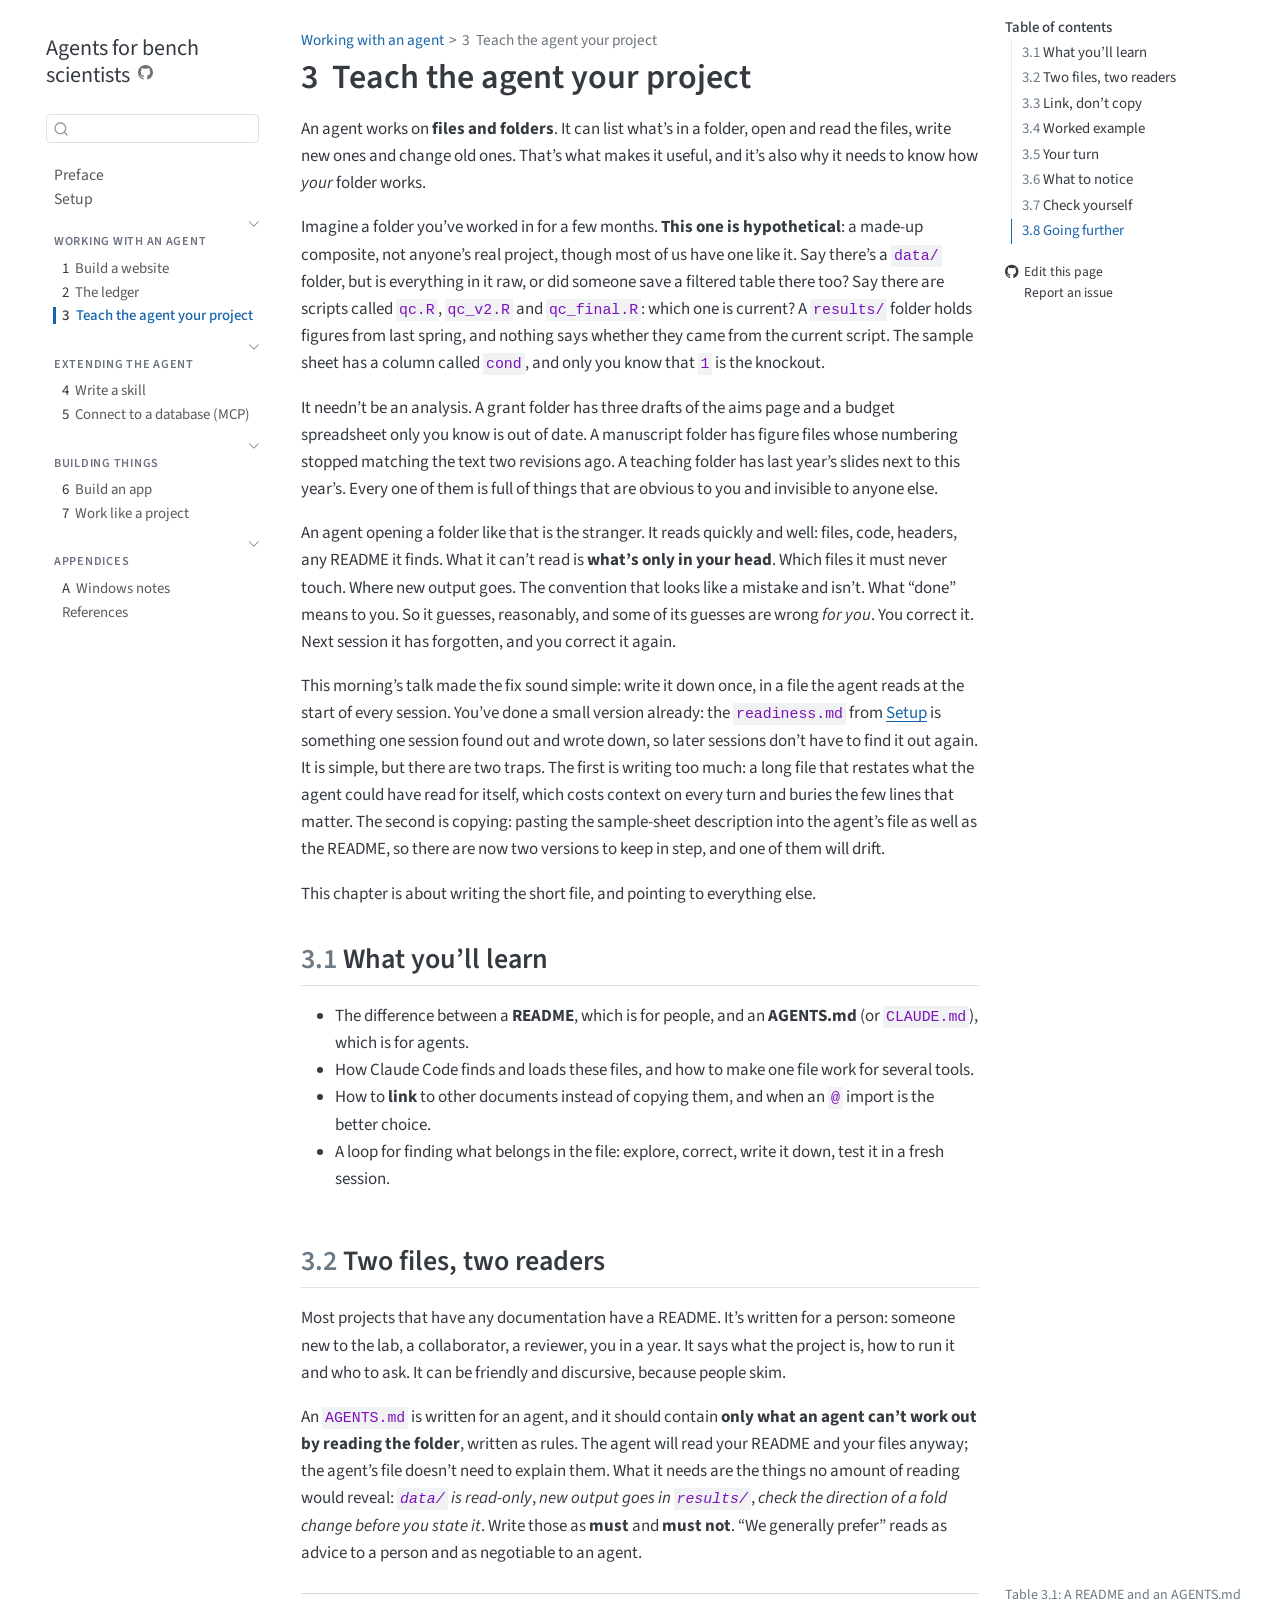
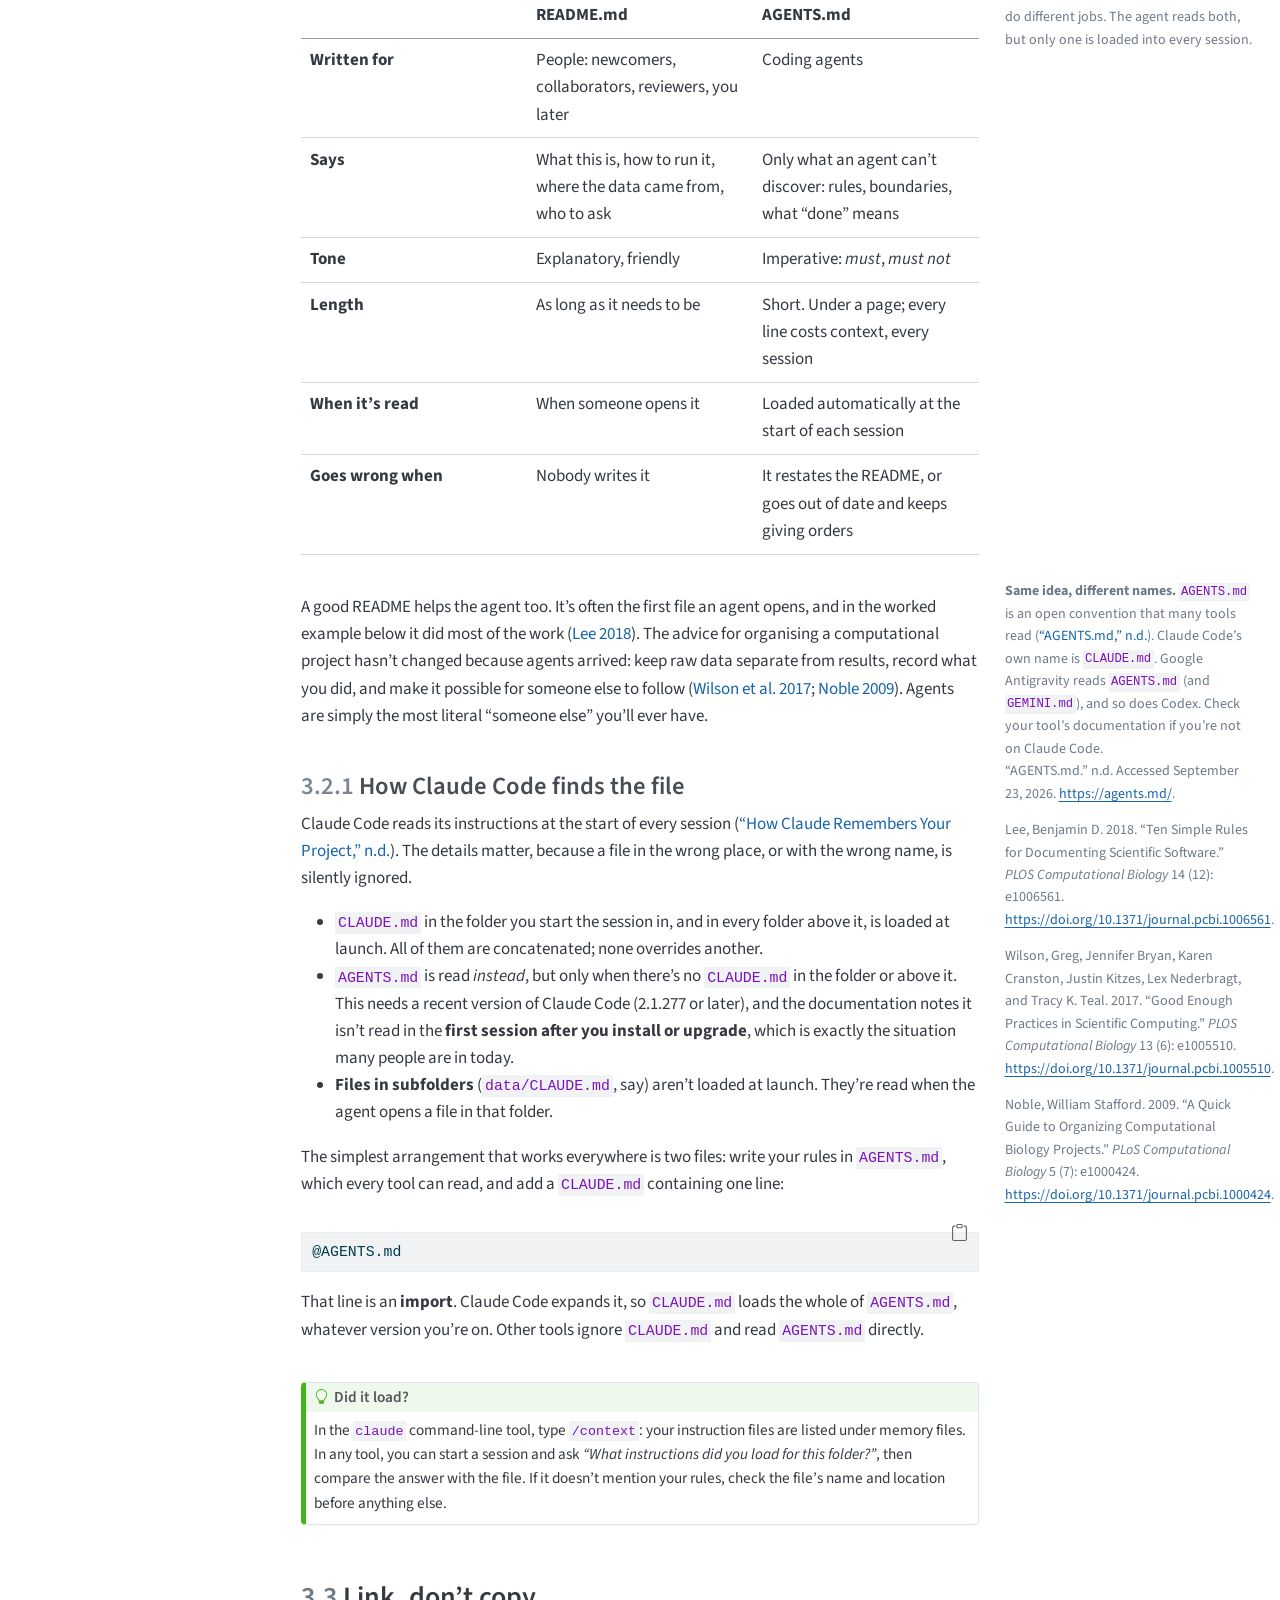
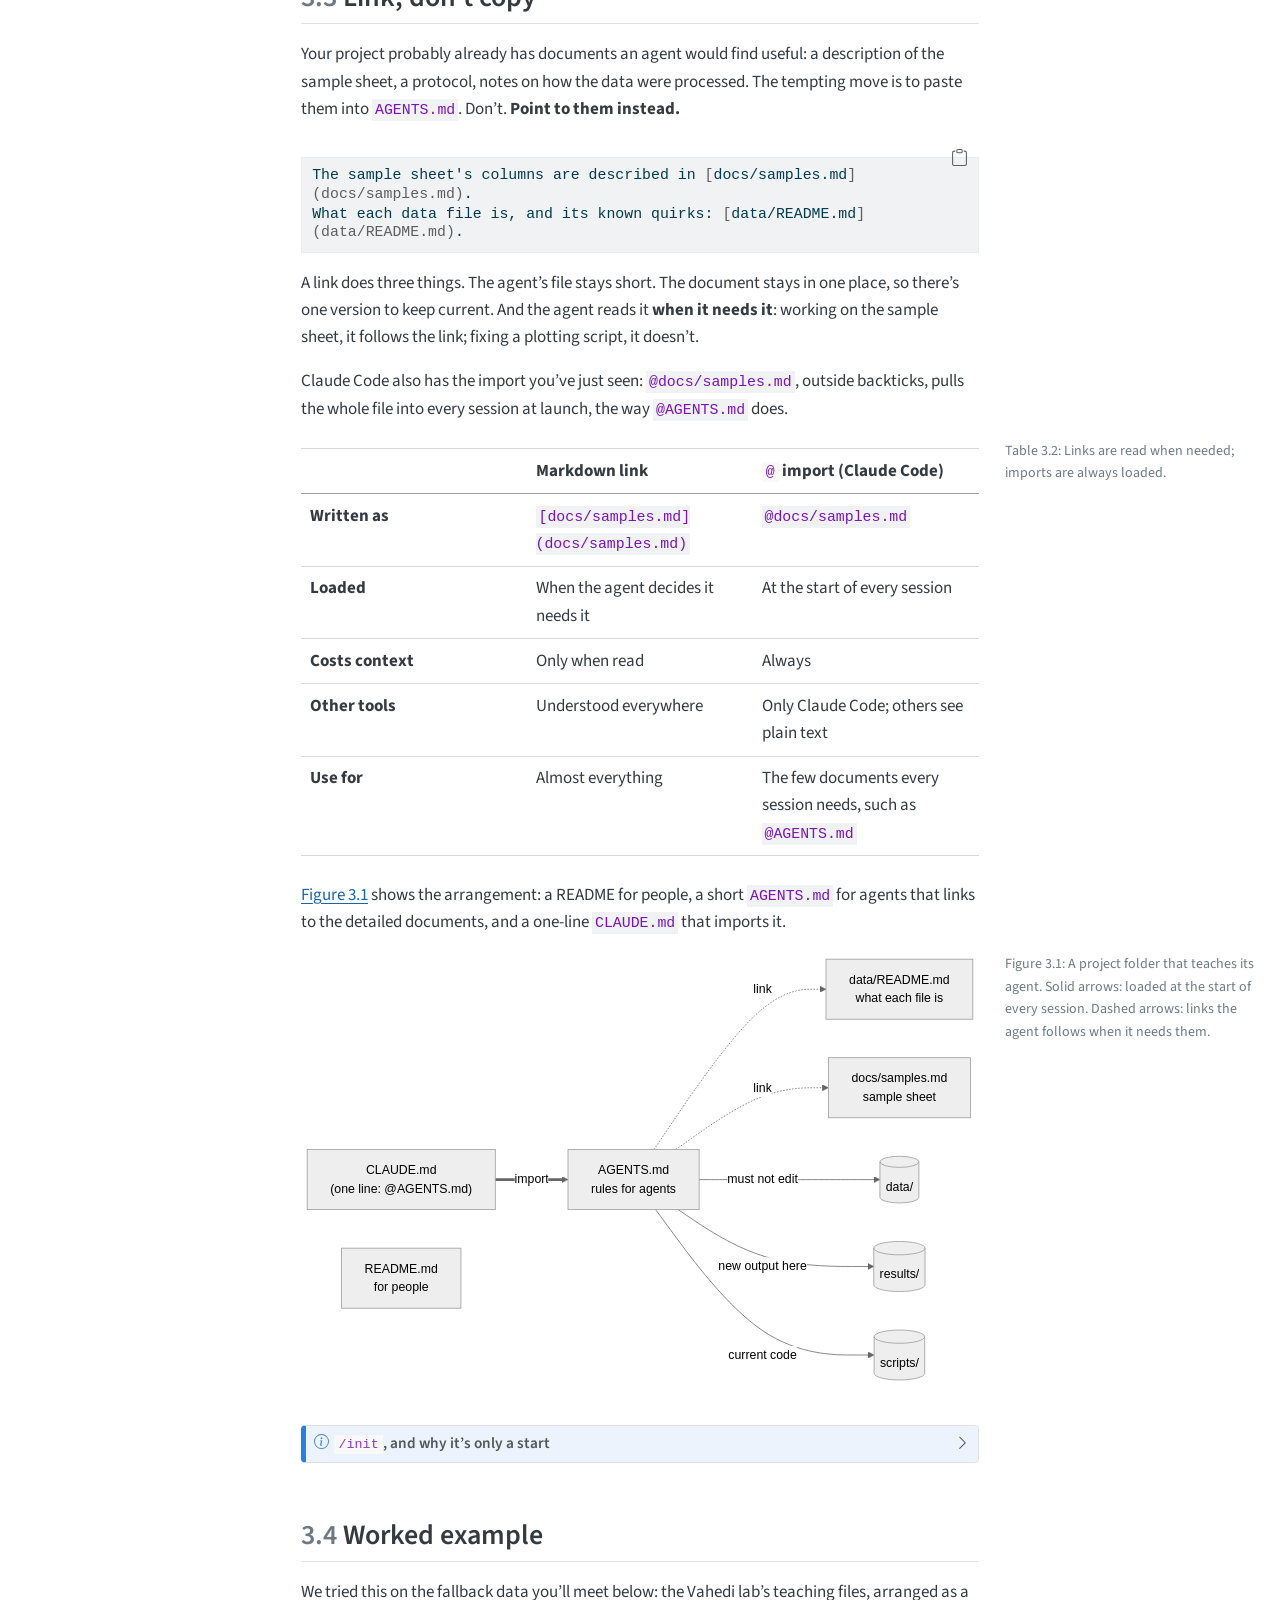
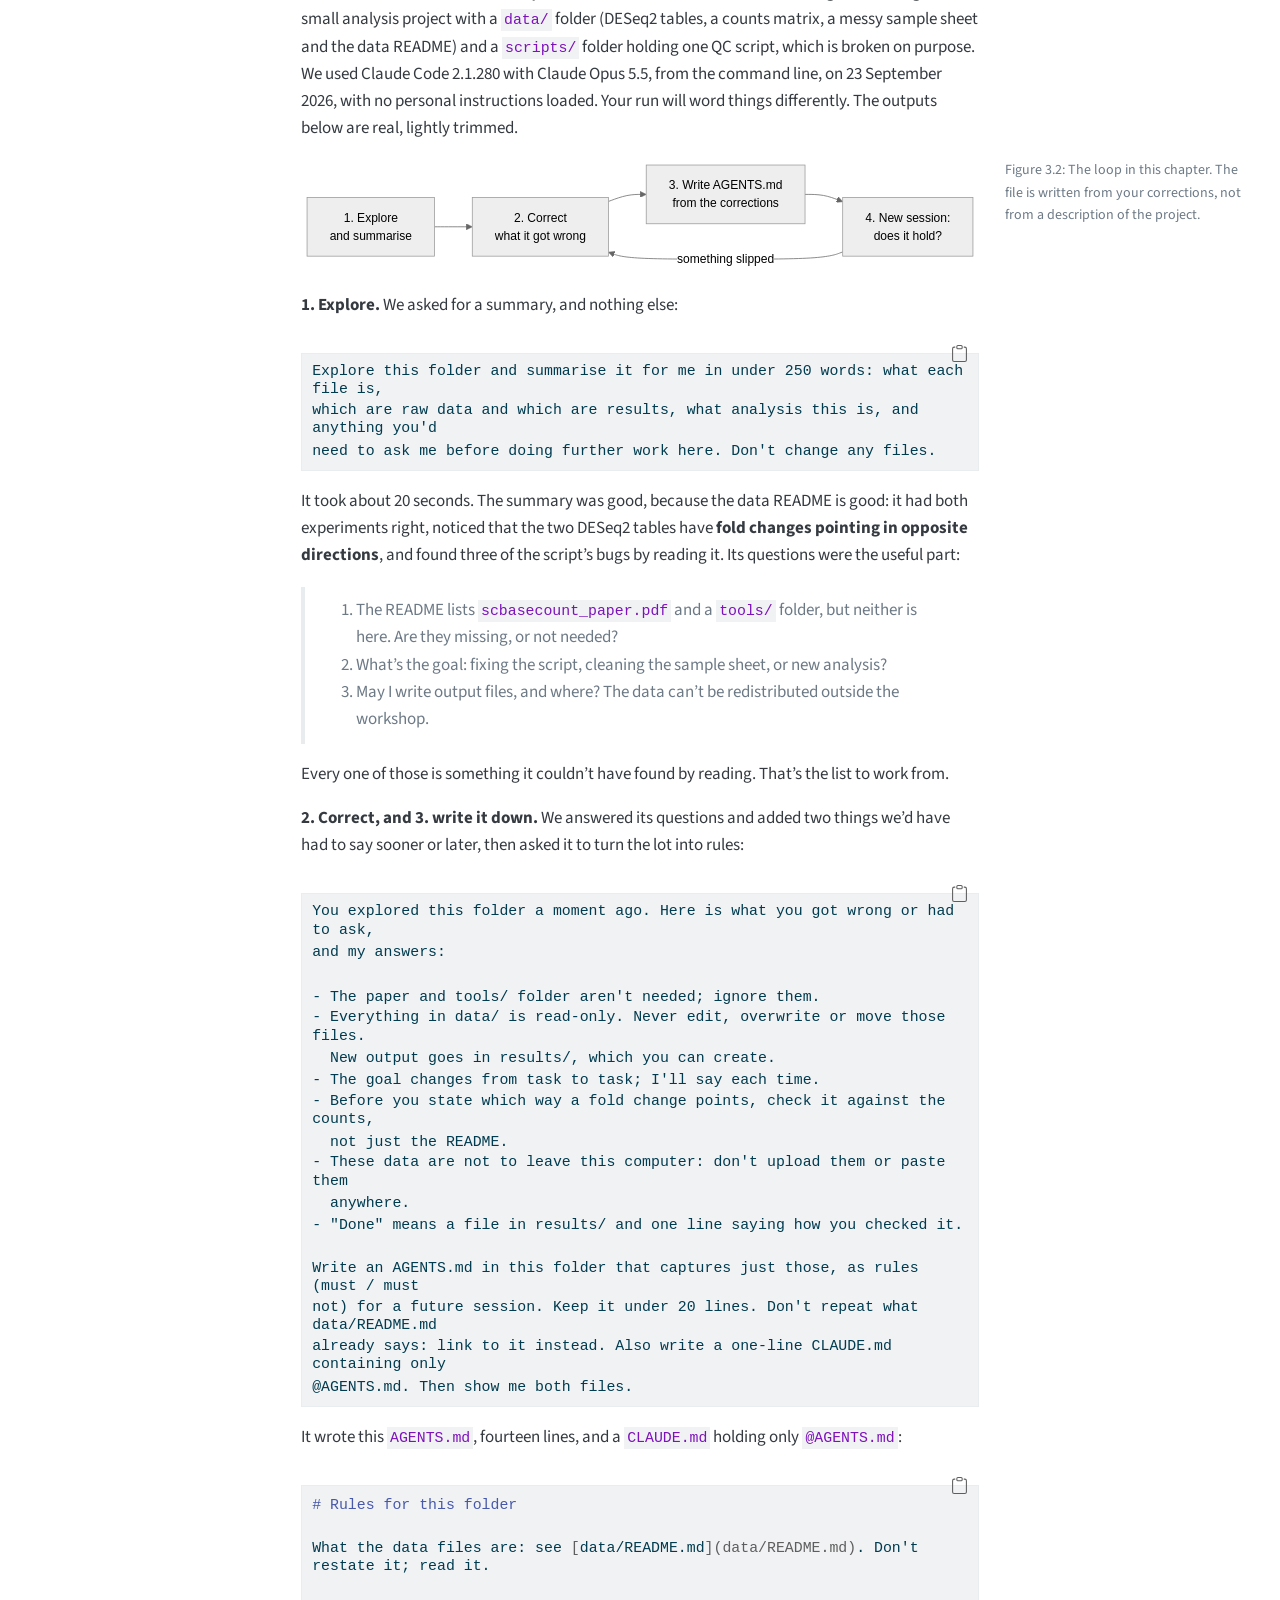
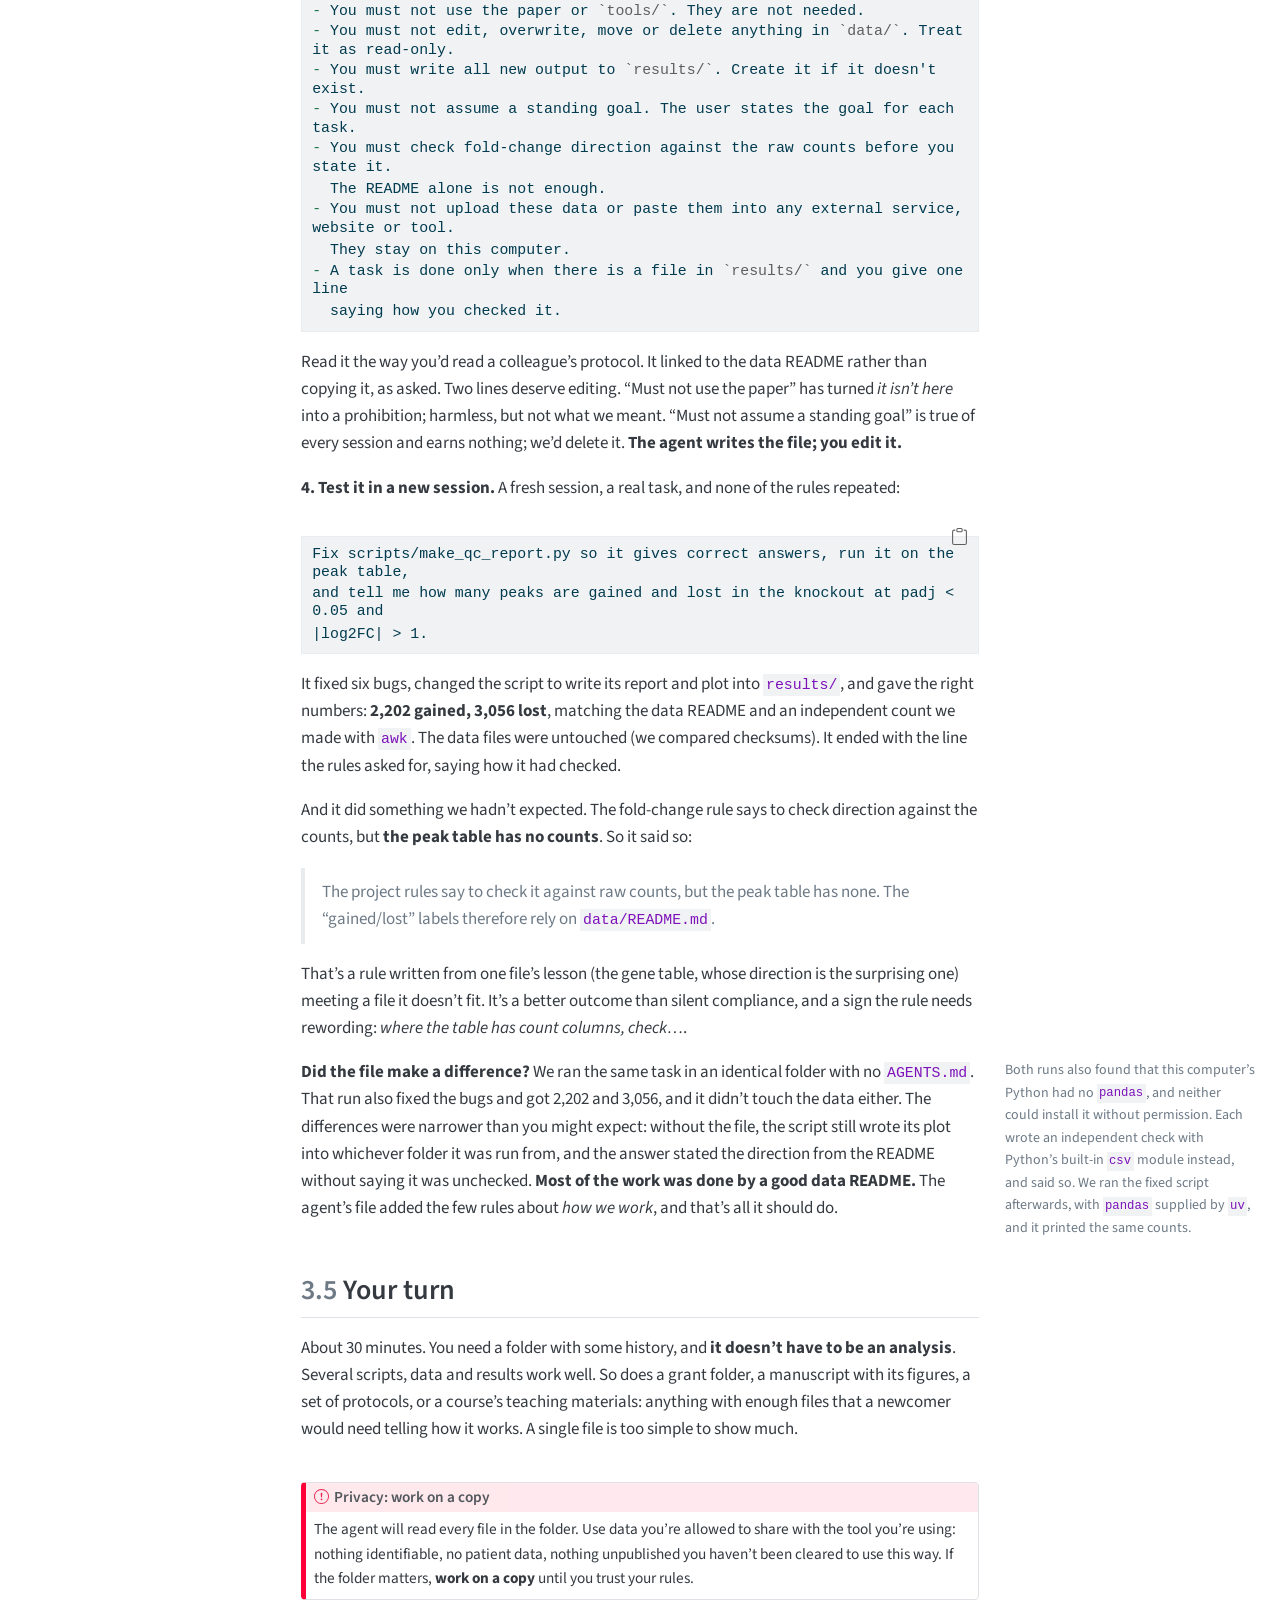
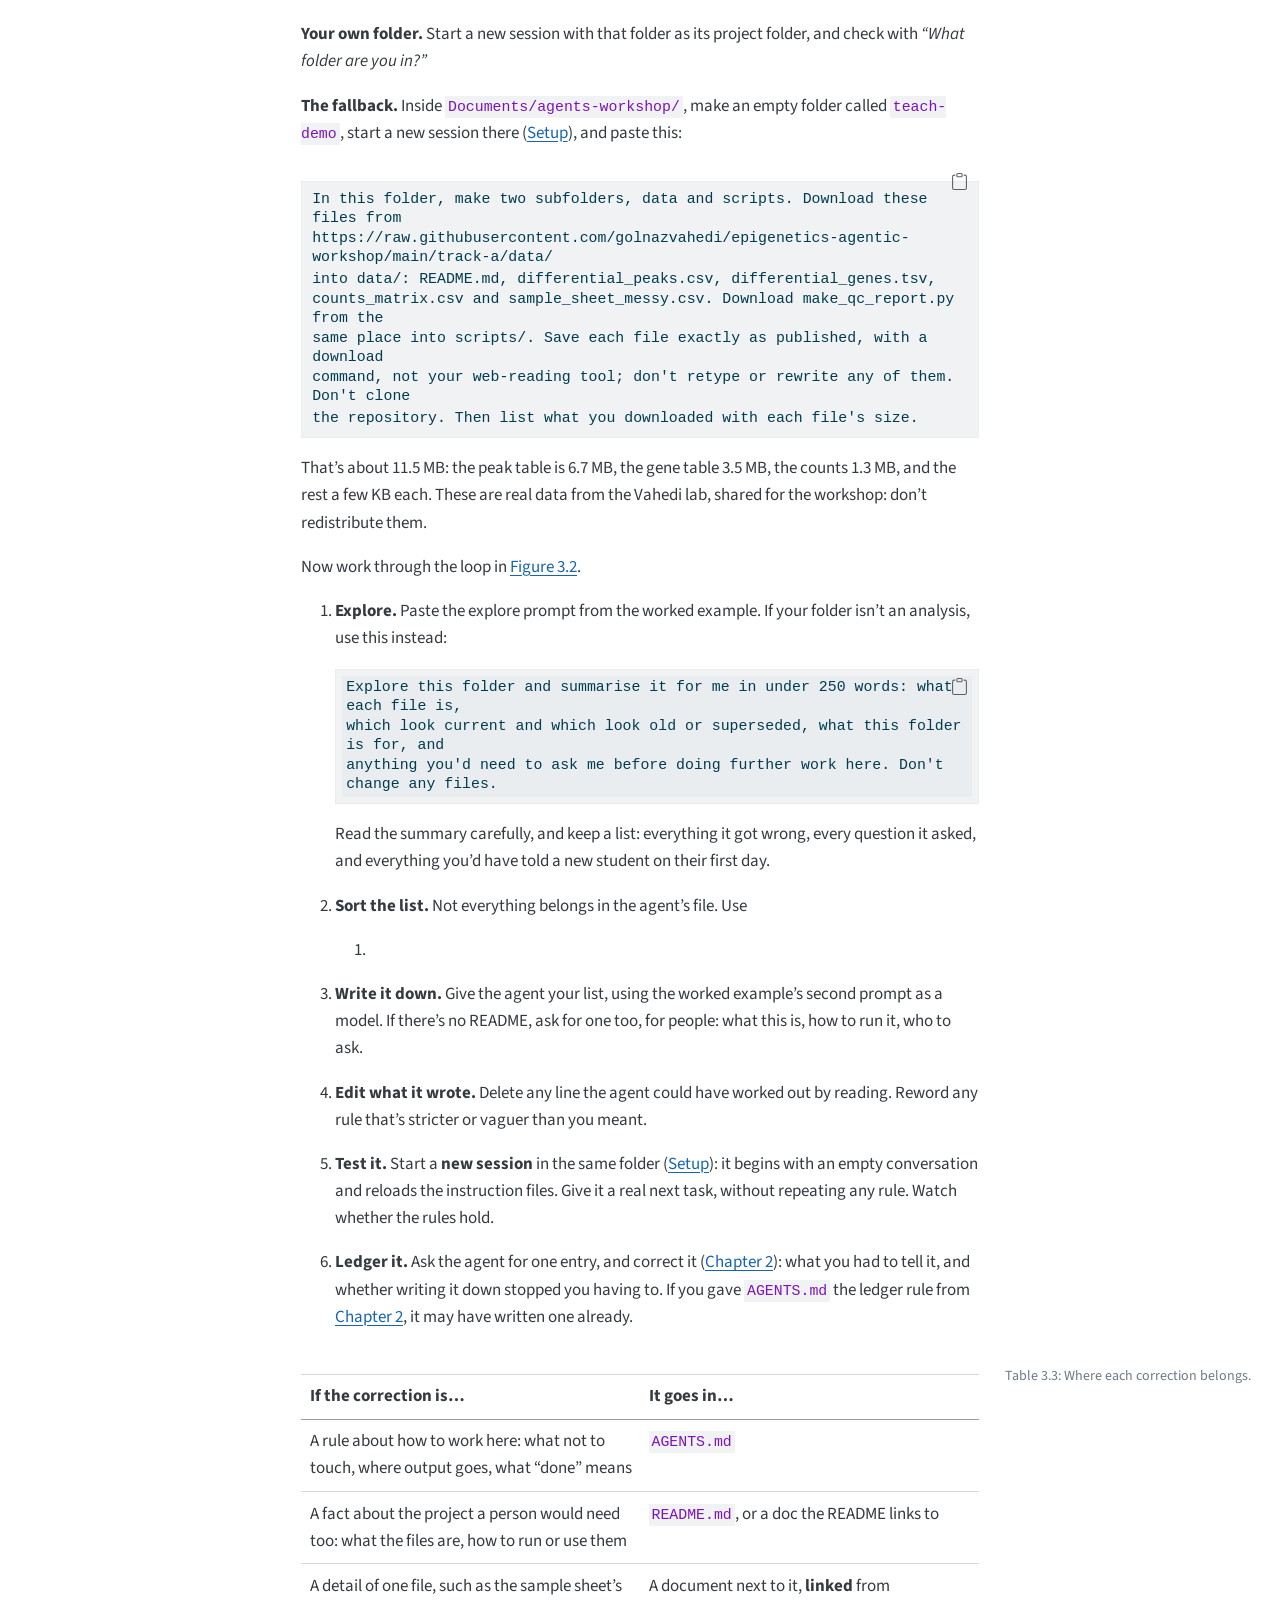
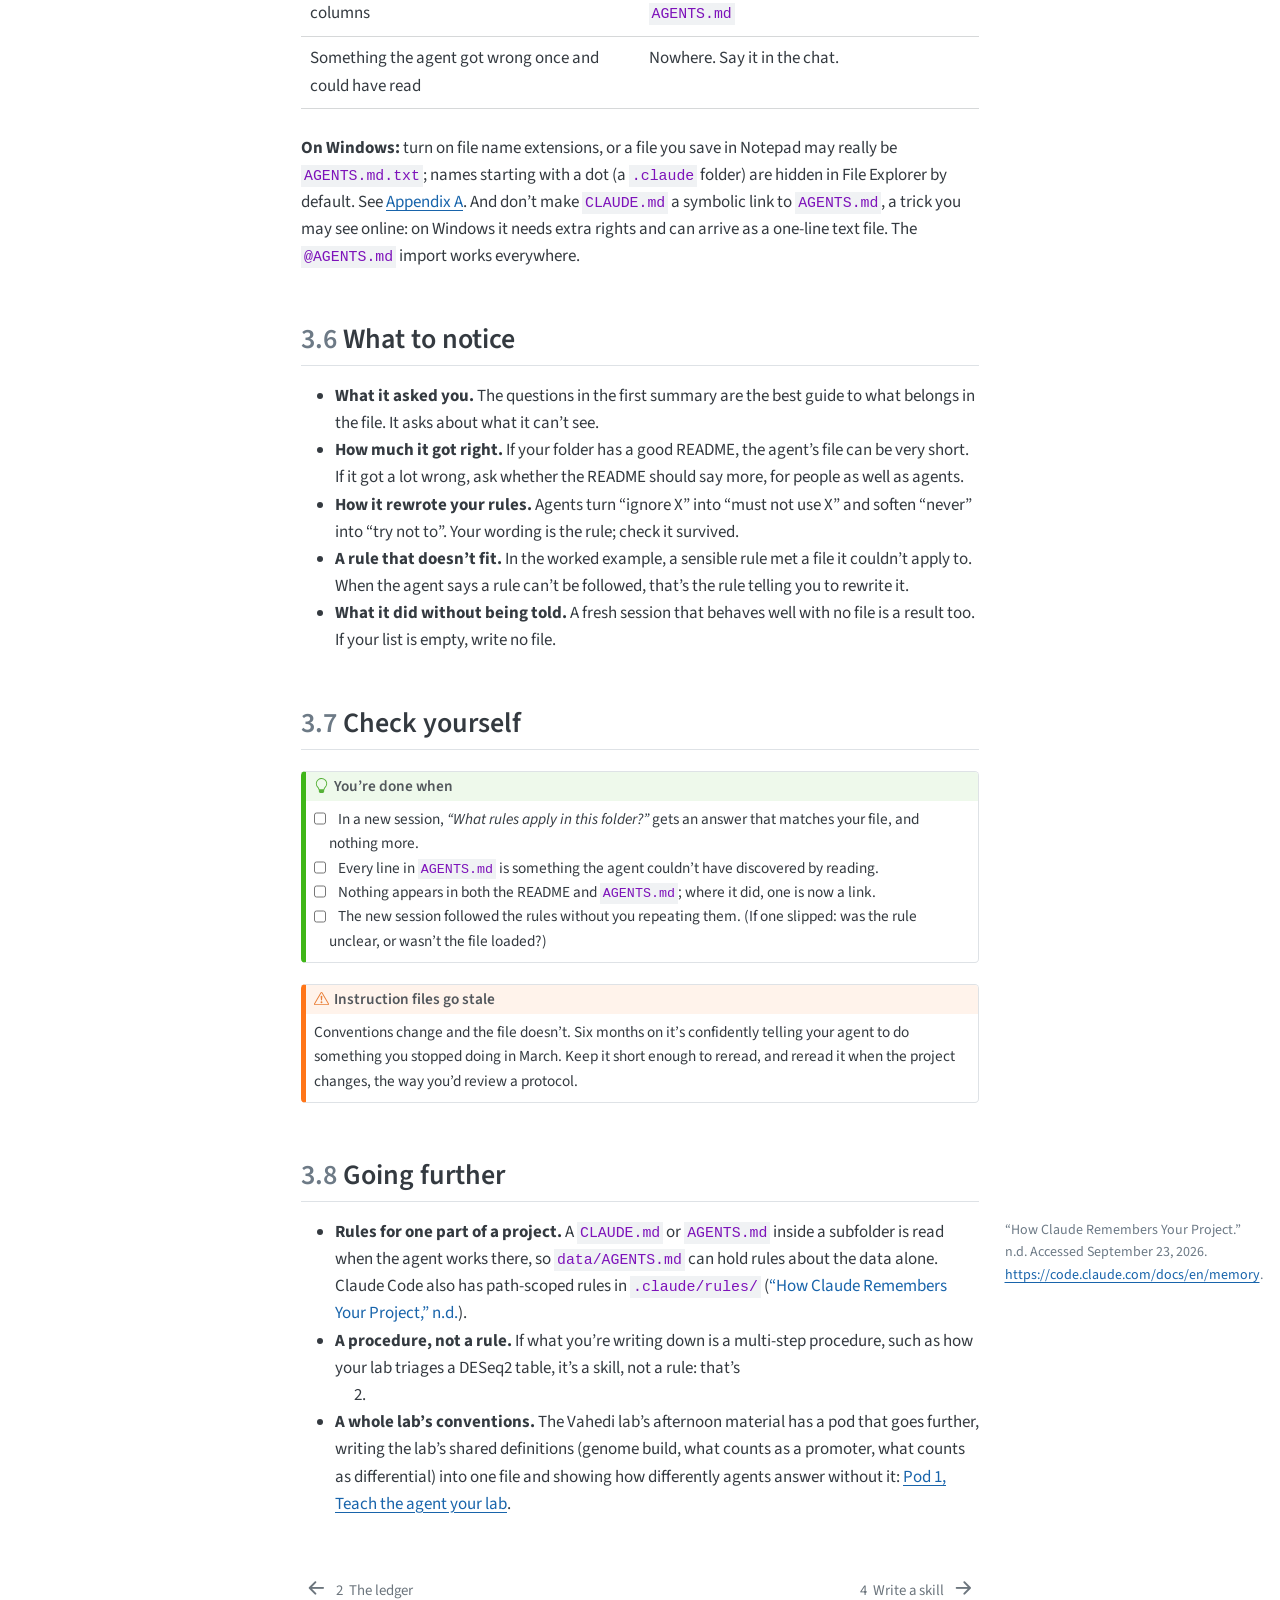
<file: docs/chapters/03-teach-your-agent.html>
<!DOCTYPE html>
<html xmlns="http://www.w3.org/1999/xhtml" lang="en" xml:lang="en"><head>

<meta charset="utf-8">
<meta name="generator" content="quarto-1.9.38">

<meta name="viewport" content="width=device-width, initial-scale=1.0, user-scalable=yes">


<title>3&nbsp; Teach the agent your project – Agents for bench scientists</title>
<style>
/* Default styles provided by pandoc.
** See https://pandoc.org/MANUAL.html#variables-for-html for config info.
*/
code{white-space: pre-wrap;}
span.smallcaps{font-variant: small-caps;}
div.columns{display: flex; gap: min(4vw, 1.5em);}
div.column{flex: auto; overflow-x: auto;}
div.hanging-indent{margin-left: 1.5em; text-indent: -1.5em;}
ul.task-list{list-style: none;}
ul.task-list li input[type="checkbox"] {
  width: 0.8em;
  margin: 0 0.8em 0.2em -1em; /* quarto-specific, see https://github.com/quarto-dev/quarto-cli/issues/4556 */ 
  vertical-align: middle;
}
/* CSS for syntax highlighting */
html { -webkit-text-size-adjust: 100%; }
pre > code.sourceCode { white-space: pre; position: relative; }
pre > code.sourceCode > span { display: inline-block; line-height: 1.25; }
pre > code.sourceCode > span:empty { height: 1.2em; }
.sourceCode { overflow: visible; }
code.sourceCode > span { color: inherit; text-decoration: inherit; }
div.sourceCode { margin: 1em 0; }
pre.sourceCode { margin: 0; }
@media screen {
div.sourceCode { overflow: auto; }
}
@media print {
pre > code.sourceCode { white-space: pre-wrap; }
pre > code.sourceCode > span { text-indent: -5em; padding-left: 5em; }
}
pre.numberSource code
  { counter-reset: source-line 0; }
pre.numberSource code > span
  { position: relative; left: -4em; counter-increment: source-line; }
pre.numberSource code > span > a:first-child::before
  { content: counter(source-line);
    position: relative; left: -1em; text-align: right; vertical-align: baseline;
    border: none; display: inline-block;
    -webkit-touch-callout: none; -webkit-user-select: none;
    -khtml-user-select: none; -moz-user-select: none;
    -ms-user-select: none; user-select: none;
    padding: 0 4px; width: 4em;
  }
pre.numberSource { margin-left: 3em;  padding-left: 4px; }
div.sourceCode
  {   }
@media screen {
pre > code.sourceCode > span > a:first-child::before { text-decoration: underline; }
}
/* CSS for citations */
div.csl-bib-body { }
div.csl-entry {
  clear: both;
}
.hanging-indent div.csl-entry {
  margin-left:2em;
  text-indent:-2em;
}
div.csl-left-margin {
  min-width:2em;
  float:left;
}
div.csl-right-inline {
  margin-left:2em;
  padding-left:1em;
}
div.csl-indent {
  margin-left: 2em;
}</style>


<script src="../site_libs/quarto-nav/quarto-nav.js"></script>
<script src="../site_libs/quarto-nav/headroom.min.js"></script>
<script src="../site_libs/clipboard/clipboard.min.js"></script>
<script src="../site_libs/quarto-search/autocomplete.umd.js"></script>
<script src="../site_libs/quarto-search/fuse.min.js"></script>
<script src="../site_libs/quarto-search/quarto-search.js"></script>
<meta name="quarto:offset" content="../">
<link href="../chapters/04-skills.html" rel="next">
<link href="../chapters/02-ledger.html" rel="prev">
<script src="../site_libs/quarto-html/quarto.js" type="module"></script>
<script src="../site_libs/quarto-html/tabsets/tabsets.js" type="module"></script>
<script src="../site_libs/quarto-html/popper.min.js"></script>
<script src="../site_libs/quarto-html/tippy.umd.min.js"></script>
<script src="../site_libs/quarto-html/anchor.min.js"></script>
<link href="../site_libs/quarto-html/tippy.css" rel="stylesheet">
<link href="../site_libs/quarto-html/quarto-syntax-highlighting-15634bcf2e68342d4ad2dfa704d543f6.css" rel="stylesheet" id="quarto-text-highlighting-styles">
<script src="../site_libs/bootstrap/bootstrap.min.js"></script>
<link href="../site_libs/bootstrap/bootstrap-icons.css" rel="stylesheet">
<link href="../site_libs/bootstrap/bootstrap-8db532a760e6309ca89cbbb647cf1feb.min.css" rel="stylesheet" append-hash="true" id="quarto-bootstrap" data-mode="light">
<script id="quarto-search-options" type="application/json">{
  "location": "sidebar",
  "copy-button": false,
  "collapse-after": 3,
  "panel-placement": "start",
  "type": "textbox",
  "limit": 50,
  "keyboard-shortcut": [
    "f",
    "/",
    "s"
  ],
  "show-item-context": false,
  "language": {
    "search-no-results-text": "No results",
    "search-matching-documents-text": "matching documents",
    "search-copy-link-title": "Copy link to search",
    "search-hide-matches-text": "Hide additional matches",
    "search-more-match-text": "more match in this document",
    "search-more-matches-text": "more matches in this document",
    "search-clear-button-title": "Clear",
    "search-text-placeholder": "",
    "search-detached-cancel-button-title": "Cancel",
    "search-submit-button-title": "Submit",
    "search-label": "Search"
  }
}</script>
<script async="" src="https://www.googletagmanager.com/gtag/js?id=G-KLLV1GCF4E"></script>

<script type="text/javascript">

window.dataLayer = window.dataLayer || [];
function gtag(){dataLayer.push(arguments);}
gtag('js', new Date());
 
  gtag('consent', 'default', {
    'ad_storage': 'denied',
    'analytics_storage': 'denied'
  });
gtag('config', 'G-KLLV1GCF4E', { 'anonymize_ip': true});
</script>
<meta name="mermaid-theme" content="neutral">
<script src="../site_libs/quarto-diagram/mermaid.min.js"></script>
<script src="../site_libs/quarto-diagram/mermaid-init.js"></script>
<link href="../site_libs/quarto-diagram/mermaid.css" rel="stylesheet">


</head>

<body class="nav-sidebar floating slimcontent quarto-light">

<div id="quarto-search-results"></div>
  <header id="quarto-header" class="headroom fixed-top">
  <nav class="quarto-secondary-nav">
    <div class="container-fluid d-flex">
      <button type="button" class="quarto-btn-toggle btn" data-bs-toggle="collapse" role="button" data-bs-target=".quarto-sidebar-collapse-item" aria-controls="quarto-sidebar" aria-expanded="false" aria-label="Toggle sidebar navigation" onclick="if (window.quartoToggleHeadroom) { window.quartoToggleHeadroom(); }">
        <i class="bi bi-layout-text-sidebar-reverse"></i>
      </button>
        <nav class="quarto-page-breadcrumbs" aria-label="breadcrumb"><ol class="breadcrumb"><li class="breadcrumb-item"><a href="../chapters/01-website.html">Working with an agent</a></li><li class="breadcrumb-item"><a href="../chapters/03-teach-your-agent.html"><span class="chapter-number">3</span>&nbsp; <span class="chapter-title">Teach the agent your project</span></a></li></ol></nav>
        <a class="flex-grow-1" role="navigation" data-bs-toggle="collapse" data-bs-target=".quarto-sidebar-collapse-item" aria-controls="quarto-sidebar" aria-expanded="false" aria-label="Toggle sidebar navigation" onclick="if (window.quartoToggleHeadroom) { window.quartoToggleHeadroom(); }">      
        </a>
      <button type="button" class="btn quarto-search-button" aria-label="Search" onclick="window.quartoOpenSearch();">
        <i class="bi bi-search"></i>
      </button>
    </div>
  </nav>
</header>
<!-- content -->
<div id="quarto-content" class="quarto-container page-columns page-rows-contents page-layout-article">
<!-- sidebar -->
  <nav id="quarto-sidebar" class="sidebar collapse collapse-horizontal quarto-sidebar-collapse-item sidebar-navigation floating overflow-auto">
    <div class="pt-lg-2 mt-2 text-left sidebar-header">
    <div class="sidebar-title mb-0 py-0">
      <a href="../">Agents for bench scientists</a> 
        <div class="sidebar-tools-main">
    <a href="https://github.com/seandavi/2026-penn-epigen-agentic-workshop/tree/main/book/" title="Source Code" class="quarto-navigation-tool px-1" aria-label="Source Code"><i class="bi bi-github"></i></a>
</div>
    </div>
      </div>
        <div class="mt-2 flex-shrink-0 align-items-center">
        <div class="sidebar-search">
        <div id="quarto-search" class="" title="Search"></div>
        </div>
        </div>
    <div class="sidebar-menu-container"> 
    <ul class="list-unstyled mt-1">
        <li class="sidebar-item">
  <div class="sidebar-item-container"> 
  <a href="../index.html" class="sidebar-item-text sidebar-link">
 <span class="menu-text">Preface</span></a>
  </div>
</li>
        <li class="sidebar-item">
  <div class="sidebar-item-container"> 
  <a href="../chapters/00-setup.html" class="sidebar-item-text sidebar-link">
 <span class="menu-text">Setup</span></a>
  </div>
</li>
        <li class="sidebar-item sidebar-item-section">
      <div class="sidebar-item-container"> 
            <a class="sidebar-item-text sidebar-link text-start" data-bs-toggle="collapse" data-bs-target="#quarto-sidebar-section-1" role="navigation" aria-expanded="true">
 <span class="menu-text">Working with an agent</span></a>
          <a class="sidebar-item-toggle text-start" data-bs-toggle="collapse" data-bs-target="#quarto-sidebar-section-1" role="navigation" aria-expanded="true" aria-label="Toggle section">
            <i class="bi bi-chevron-right ms-2"></i>
          </a> 
      </div>
      <ul id="quarto-sidebar-section-1" class="collapse list-unstyled sidebar-section depth1 show">  
          <li class="sidebar-item">
  <div class="sidebar-item-container"> 
  <a href="../chapters/01-website.html" class="sidebar-item-text sidebar-link">
 <span class="menu-text"><span class="chapter-number">1</span>&nbsp; <span class="chapter-title">Build a website</span></span></a>
  </div>
</li>
          <li class="sidebar-item">
  <div class="sidebar-item-container"> 
  <a href="../chapters/02-ledger.html" class="sidebar-item-text sidebar-link">
 <span class="menu-text"><span class="chapter-number">2</span>&nbsp; <span class="chapter-title">The ledger</span></span></a>
  </div>
</li>
          <li class="sidebar-item">
  <div class="sidebar-item-container"> 
  <a href="../chapters/03-teach-your-agent.html" class="sidebar-item-text sidebar-link active">
 <span class="menu-text"><span class="chapter-number">3</span>&nbsp; <span class="chapter-title">Teach the agent your project</span></span></a>
  </div>
</li>
      </ul>
  </li>
        <li class="sidebar-item sidebar-item-section">
      <div class="sidebar-item-container"> 
            <a class="sidebar-item-text sidebar-link text-start" data-bs-toggle="collapse" data-bs-target="#quarto-sidebar-section-2" role="navigation" aria-expanded="true">
 <span class="menu-text">Extending the agent</span></a>
          <a class="sidebar-item-toggle text-start" data-bs-toggle="collapse" data-bs-target="#quarto-sidebar-section-2" role="navigation" aria-expanded="true" aria-label="Toggle section">
            <i class="bi bi-chevron-right ms-2"></i>
          </a> 
      </div>
      <ul id="quarto-sidebar-section-2" class="collapse list-unstyled sidebar-section depth1 show">  
          <li class="sidebar-item">
  <div class="sidebar-item-container"> 
  <a href="../chapters/04-skills.html" class="sidebar-item-text sidebar-link">
 <span class="menu-text"><span class="chapter-number">4</span>&nbsp; <span class="chapter-title">Write a skill</span></span></a>
  </div>
</li>
          <li class="sidebar-item">
  <div class="sidebar-item-container"> 
  <a href="../chapters/05-mcp.html" class="sidebar-item-text sidebar-link">
 <span class="menu-text"><span class="chapter-number">5</span>&nbsp; <span class="chapter-title">Connect to a database (MCP)</span></span></a>
  </div>
</li>
      </ul>
  </li>
        <li class="sidebar-item sidebar-item-section">
      <div class="sidebar-item-container"> 
            <a class="sidebar-item-text sidebar-link text-start" data-bs-toggle="collapse" data-bs-target="#quarto-sidebar-section-3" role="navigation" aria-expanded="true">
 <span class="menu-text">Building things</span></a>
          <a class="sidebar-item-toggle text-start" data-bs-toggle="collapse" data-bs-target="#quarto-sidebar-section-3" role="navigation" aria-expanded="true" aria-label="Toggle section">
            <i class="bi bi-chevron-right ms-2"></i>
          </a> 
      </div>
      <ul id="quarto-sidebar-section-3" class="collapse list-unstyled sidebar-section depth1 show">  
          <li class="sidebar-item">
  <div class="sidebar-item-container"> 
  <a href="../chapters/06-build-an-app.html" class="sidebar-item-text sidebar-link">
 <span class="menu-text"><span class="chapter-number">6</span>&nbsp; <span class="chapter-title">Build an app</span></span></a>
  </div>
</li>
          <li class="sidebar-item">
  <div class="sidebar-item-container"> 
  <a href="../chapters/07-work-like-a-project.html" class="sidebar-item-text sidebar-link">
 <span class="menu-text"><span class="chapter-number">7</span>&nbsp; <span class="chapter-title">Work like a project</span></span></a>
  </div>
</li>
      </ul>
  </li>
        <li class="sidebar-item sidebar-item-section">
      <div class="sidebar-item-container"> 
            <a class="sidebar-item-text sidebar-link text-start" data-bs-toggle="collapse" data-bs-target="#quarto-sidebar-section-4" role="navigation" aria-expanded="true">
 <span class="menu-text">Appendices</span></a>
          <a class="sidebar-item-toggle text-start" data-bs-toggle="collapse" data-bs-target="#quarto-sidebar-section-4" role="navigation" aria-expanded="true" aria-label="Toggle section">
            <i class="bi bi-chevron-right ms-2"></i>
          </a> 
      </div>
      <ul id="quarto-sidebar-section-4" class="collapse list-unstyled sidebar-section depth1 show">  
          <li class="sidebar-item">
  <div class="sidebar-item-container"> 
  <a href="../appendices/windows.html" class="sidebar-item-text sidebar-link">
 <span class="menu-text"><span class="chapter-number">A</span>&nbsp; <span class="chapter-title">Windows notes</span></span></a>
  </div>
</li>
          <li class="sidebar-item">
  <div class="sidebar-item-container"> 
  <a href="../appendices/references.html" class="sidebar-item-text sidebar-link">
 <span class="menu-text">References</span></a>
  </div>
</li>
      </ul>
  </li>
    </ul>
    </div>
</nav>
<div id="quarto-sidebar-glass" class="quarto-sidebar-collapse-item" data-bs-toggle="collapse" data-bs-target=".quarto-sidebar-collapse-item"></div>
<!-- margin-sidebar -->
    <div id="quarto-margin-sidebar" class="sidebar margin-sidebar">
        <nav id="TOC" role="doc-toc" class="toc-active">
    <h2 id="toc-title">Table of contents</h2>
   
  <ul>
  <li><a href="#what-youll-learn" id="toc-what-youll-learn" class="nav-link active" data-scroll-target="#what-youll-learn"><span class="header-section-number">3.1</span> What you’ll learn</a></li>
  <li><a href="#two-files-two-readers" id="toc-two-files-two-readers" class="nav-link" data-scroll-target="#two-files-two-readers"><span class="header-section-number">3.2</span> Two files, two readers</a>
  <ul class="collapse">
  <li><a href="#how-claude-code-finds-the-file" id="toc-how-claude-code-finds-the-file" class="nav-link" data-scroll-target="#how-claude-code-finds-the-file"><span class="header-section-number">3.2.1</span> How Claude Code finds the file</a></li>
  </ul></li>
  <li><a href="#link-dont-copy" id="toc-link-dont-copy" class="nav-link" data-scroll-target="#link-dont-copy"><span class="header-section-number">3.3</span> Link, don’t copy</a></li>
  <li><a href="#worked-example" id="toc-worked-example" class="nav-link" data-scroll-target="#worked-example"><span class="header-section-number">3.4</span> Worked example</a></li>
  <li><a href="#your-turn" id="toc-your-turn" class="nav-link" data-scroll-target="#your-turn"><span class="header-section-number">3.5</span> Your turn</a></li>
  <li><a href="#what-to-notice" id="toc-what-to-notice" class="nav-link" data-scroll-target="#what-to-notice"><span class="header-section-number">3.6</span> What to notice</a></li>
  <li><a href="#check-yourself" id="toc-check-yourself" class="nav-link" data-scroll-target="#check-yourself"><span class="header-section-number">3.7</span> Check yourself</a></li>
  <li><a href="#going-further" id="toc-going-further" class="nav-link" data-scroll-target="#going-further"><span class="header-section-number">3.8</span> Going further</a></li>
  </ul>
<div class="toc-actions"><ul><li><a href="https://github.com/seandavi/2026-penn-epigen-agentic-workshop/edit/main/book/chapters/03-teach-your-agent.qmd" class="toc-action"><i class="bi bi-github"></i>Edit this page</a></li><li><a href="https://github.com/seandavi/2026-penn-epigen-agentic-workshop/issues/new" class="toc-action"><i class="bi empty"></i>Report an issue</a></li></ul></div></nav>
    </div>
<!-- main -->
<main class="content page-columns page-full" id="quarto-document-content">

<header id="title-block-header" class="quarto-title-block default"><nav class="quarto-page-breadcrumbs quarto-title-breadcrumbs d-none d-lg-block" aria-label="breadcrumb"><ol class="breadcrumb"><li class="breadcrumb-item"><a href="../chapters/01-website.html">Working with an agent</a></li><li class="breadcrumb-item"><a href="../chapters/03-teach-your-agent.html"><span class="chapter-number">3</span>&nbsp; <span class="chapter-title">Teach the agent your project</span></a></li></ol></nav>
<div class="quarto-title">
<h1 class="title"><span id="sec-teach" class="quarto-section-identifier"><span class="chapter-number">3</span>&nbsp; <span class="chapter-title">Teach the agent your project</span></span></h1>
</div>



<div class="quarto-title-meta">

    
  
    
  </div>
  


</header>


<p>An agent works on <strong>files and folders</strong>. It can list what’s in a folder, open and read the files, write new ones and change old ones. That’s what makes it useful, and it’s also why it needs to know how <em>your</em> folder works.</p>
<p>Imagine a folder you’ve worked in for a few months. <strong>This one is hypothetical</strong>: a made-up composite, not anyone’s real project, though most of us have one like it. Say there’s a <code>data/</code> folder, but is everything in it raw, or did someone save a filtered table there too? Say there are scripts called <code>qc.R</code>, <code>qc_v2.R</code> and <code>qc_final.R</code>: which one is current? A <code>results/</code> folder holds figures from last spring, and nothing says whether they came from the current script. The sample sheet has a column called <code>cond</code>, and only you know that <code>1</code> is the knockout.</p>
<p>It needn’t be an analysis. A grant folder has three drafts of the aims page and a budget spreadsheet only you know is out of date. A manuscript folder has figure files whose numbering stopped matching the text two revisions ago. A teaching folder has last year’s slides next to this year’s. Every one of them is full of things that are obvious to you and invisible to anyone else.</p>
<p>An agent opening a folder like that is the stranger. It reads quickly and well: files, code, headers, any README it finds. What it can’t read is <strong>what’s only in your head</strong>. Which files it must never touch. Where new output goes. The convention that looks like a mistake and isn’t. What “done” means to you. So it guesses, reasonably, and some of its guesses are wrong <em>for you</em>. You correct it. Next session it has forgotten, and you correct it again.</p>
<p>This morning’s talk made the fix sound simple: write it down once, in a file the agent reads at the start of every session. You’ve done a small version already: the <code>readiness.md</code> from <a href="../chapters/00-setup.html#setup-readiness">Setup</a> is something one session found out and wrote down, so later sessions don’t have to find it out again. It is simple, but there are two traps. The first is writing too much: a long file that restates what the agent could have read for itself, which costs context on every turn and buries the few lines that matter. The second is copying: pasting the sample-sheet description into the agent’s file as well as the README, so there are now two versions to keep in step, and one of them will drift.</p>
<p>This chapter is about writing the short file, and pointing to everything else.</p>
<section id="what-youll-learn" class="level2" data-number="3.1">
<h2 data-number="3.1" class="anchored" data-anchor-id="what-youll-learn"><span class="header-section-number">3.1</span> What you’ll learn</h2>
<ul>
<li>The difference between a <strong>README</strong>, which is for people, and an <strong>AGENTS.md</strong> (or <code>CLAUDE.md</code>), which is for agents.</li>
<li>How Claude Code finds and loads these files, and how to make one file work for several tools.</li>
<li>How to <strong>link</strong> to other documents instead of copying them, and when an <code>@</code> import is the better choice.</li>
<li>A loop for finding what belongs in the file: explore, correct, write it down, test it in a fresh session.</li>
</ul>
</section>
<section id="two-files-two-readers" class="level2 page-columns page-full" data-number="3.2">
<h2 data-number="3.2" class="anchored" data-anchor-id="two-files-two-readers"><span class="header-section-number">3.2</span> Two files, two readers</h2>
<p>Most projects that have any documentation have a README. It’s written for a person: someone new to the lab, a collaborator, a reviewer, you in a year. It says what the project is, how to run it and who to ask. It can be friendly and discursive, because people skim.</p>
<p>An <code>AGENTS.md</code> is written for an agent, and it should contain <strong>only what an agent can’t work out by reading the folder</strong>, written as rules. The agent will read your README and your files anyway; the agent’s file doesn’t need to explain them. What it needs are the things no amount of reading would reveal: <em><code>data/</code> is read-only</em>, <em>new output goes in <code>results/</code></em>, <em>check the direction of a fold change before you state it</em>. Write those as <strong>must</strong> and <strong>must not</strong>. “We generally prefer” reads as advice to a person and as negotiable to an agent.</p>
<div id="tbl-teach-readme-vs-agents" class="quarto-float quarto-figure quarto-figure-center anchored page-columns page-full">
<figure class="quarto-float quarto-float-tbl figure page-columns page-full">
<div aria-describedby="tbl-teach-readme-vs-agents-caption-0ceaefa1-69ba-4598-a22c-09a6ac19f8ca">
<table class="table">
<colgroup>
<col style="width: 33%">
<col style="width: 33%">
<col style="width: 33%">
</colgroup>
<thead>
<tr class="header">
<th></th>
<th>README.md</th>
<th>AGENTS.md</th>
</tr>
</thead>
<tbody>
<tr class="odd">
<td><strong>Written for</strong></td>
<td>People: newcomers, collaborators, reviewers, you later</td>
<td>Coding agents</td>
</tr>
<tr class="even">
<td><strong>Says</strong></td>
<td>What this is, how to run it, where the data came from, who to ask</td>
<td>Only what an agent can’t discover: rules, boundaries, what “done” means</td>
</tr>
<tr class="odd">
<td><strong>Tone</strong></td>
<td>Explanatory, friendly</td>
<td>Imperative: <em>must</em>, <em>must not</em></td>
</tr>
<tr class="even">
<td><strong>Length</strong></td>
<td>As long as it needs to be</td>
<td>Short. Under a page; every line costs context, every session</td>
</tr>
<tr class="odd">
<td><strong>When it’s read</strong></td>
<td>When someone opens it</td>
<td>Loaded automatically at the start of each session</td>
</tr>
<tr class="even">
<td><strong>Goes wrong when</strong></td>
<td>Nobody writes it</td>
<td>It restates the README, or goes out of date and keeps giving orders</td>
</tr>
</tbody>
</table>
</div>
<figcaption class="quarto-float-caption-margin quarto-float-caption quarto-float-tbl margin-caption" id="tbl-teach-readme-vs-agents-caption-0ceaefa1-69ba-4598-a22c-09a6ac19f8ca">
Table&nbsp;3.1: A README and an AGENTS.md do different jobs. The agent reads both, but only one is loaded into every session.
</figcaption>
</figure>
</div>

<div class="no-row-height column-margin column-container"><div class="">
<p><strong>Same idea, different names.</strong> <code>AGENTS.md</code> is an open convention that many tools read <span class="citation" data-cites="url:https://agents.md">(<a href="../appendices/references.html#ref-url:https://agents.md" role="doc-biblioref"><span>“AGENTS.md,”</span> n.d.</a>)</span>. Claude Code’s own name is <code>CLAUDE.md</code>. Google Antigravity reads <code>AGENTS.md</code> (and <code>GEMINI.md</code>), and so does Codex. Check your tool’s documentation if you’re not on Claude Code.</p>
<div id="ref-url:https://agents.md" class="csl-entry" role="listitem">
<span>“AGENTS.md.”</span> n.d. Accessed September 23, 2026. <a href="https://agents.md/">https://agents.md/</a>.
</div></div><div id="ref-doi:10.1371/journal.pcbi.1006561" class="csl-entry" role="listitem">
Lee, Benjamin D. 2018. <span>“Ten Simple Rules for Documenting Scientific Software.”</span> <em>PLOS Computational Biology</em> 14 (12): e1006561. <a href="https://doi.org/10.1371/journal.pcbi.1006561">https://doi.org/10.1371/journal.pcbi.1006561</a>.
</div><div id="ref-doi:10.1371/journal.pcbi.1005510" class="csl-entry" role="listitem">
Wilson, Greg, Jennifer Bryan, Karen Cranston, Justin Kitzes, Lex Nederbragt, and Tracy K. Teal. 2017. <span>“Good Enough Practices in Scientific Computing.”</span> <em>PLOS Computational Biology</em> 13 (6): e1005510. <a href="https://doi.org/10.1371/journal.pcbi.1005510">https://doi.org/10.1371/journal.pcbi.1005510</a>.
</div><div id="ref-doi:10.1371/journal.pcbi.1000424" class="csl-entry" role="listitem">
Noble, William Stafford. 2009. <span>“A <span>Quick</span> <span>Guide</span> to <span>Organizing</span> <span>Computational</span> <span>Biology</span> <span>Projects</span>.”</span> <em>PLoS Computational Biology</em> 5 (7): e1000424. <a href="https://doi.org/10.1371/journal.pcbi.1000424">https://doi.org/10.1371/journal.pcbi.1000424</a>.
</div></div><p>A good README helps the agent too. It’s often the first file an agent opens, and in the worked example below it did most of the work <span class="citation" data-cites="doi:10.1371/journal.pcbi.1006561">(<a href="../appendices/references.html#ref-doi:10.1371/journal.pcbi.1006561" role="doc-biblioref">Lee 2018</a>)</span>. The advice for organising a computational project hasn’t changed because agents arrived: keep raw data separate from results, record what you did, and make it possible for someone else to follow <span class="citation" data-cites="doi:10.1371/journal.pcbi.1005510 doi:10.1371/journal.pcbi.1000424">(<a href="../appendices/references.html#ref-doi:10.1371/journal.pcbi.1005510" role="doc-biblioref">Wilson et al. 2017</a>; <a href="../appendices/references.html#ref-doi:10.1371/journal.pcbi.1000424" role="doc-biblioref">Noble 2009</a>)</span>. Agents are simply the most literal “someone else” you’ll ever have.</p>
<section id="how-claude-code-finds-the-file" class="level3 page-columns page-full" data-number="3.2.1">
<h3 data-number="3.2.1" class="anchored" data-anchor-id="how-claude-code-finds-the-file"><span class="header-section-number">3.2.1</span> How Claude Code finds the file</h3>
<p>Claude Code reads its instructions at the start of every session <span class="citation" data-cites="url:https://code.claude.com/docs/en/memory">(<a href="../appendices/references.html#ref-url:https://code.claude.com/docs/en/memory" role="doc-biblioref"><span>“How <span>Claude</span> Remembers Your Project,”</span> n.d.</a>)</span>. The details matter, because a file in the wrong place, or with the wrong name, is silently ignored.</p>
<div class="no-row-height column-margin column-container"></div><ul>
<li><strong><code>CLAUDE.md</code></strong> in the folder you start the session in, and in every folder above it, is loaded at launch. All of them are concatenated; none overrides another.</li>
<li><strong><code>AGENTS.md</code></strong> is read <em>instead</em>, but only when there’s no <code>CLAUDE.md</code> in the folder or above it. This needs a recent version of Claude Code (2.1.277 or later), and the documentation notes it isn’t read in the <strong>first session after you install or upgrade</strong>, which is exactly the situation many people are in today.</li>
<li><strong>Files in subfolders</strong> (<code>data/CLAUDE.md</code>, say) aren’t loaded at launch. They’re read when the agent opens a file in that folder.</li>
</ul>
<p>The simplest arrangement that works everywhere is two files: write your rules in <code>AGENTS.md</code>, which every tool can read, and add a <code>CLAUDE.md</code> containing one line:</p>
<div class="code-copy-outer-scaffold"><div class="sourceCode" id="cb1"><pre class="sourceCode default code-with-copy"><code class="sourceCode default"><span id="cb1-1"><a href="#cb1-1" aria-hidden="true" tabindex="-1"></a>@AGENTS.md</span></code></pre></div><button title="Copy to Clipboard" class="code-copy-button"><i class="bi"></i></button></div>
<p>That line is an <strong>import</strong>. Claude Code expands it, so <code>CLAUDE.md</code> loads the whole of <code>AGENTS.md</code>, whatever version you’re on. Other tools ignore <code>CLAUDE.md</code> and read <code>AGENTS.md</code> directly.</p>
<div class="callout callout-style-default callout-tip callout-titled">
<div class="callout-header d-flex align-content-center">
<div class="callout-icon-container">
<i class="callout-icon"></i>
</div>
<div class="callout-title-container flex-fill">
<span class="screen-reader-only">Tip</span>Did it load?
</div>
</div>
<div class="callout-body-container callout-body">
<p>In the <code>claude</code> command-line tool, type <code>/context</code>: your instruction files are listed under memory files. In any tool, you can start a session and ask <em>“What instructions did you load for this folder?”</em>, then compare the answer with the file. If it doesn’t mention your rules, check the file’s name and location before anything else.</p>
</div>
</div>
</section>
</section>
<section id="link-dont-copy" class="level2 page-columns page-full" data-number="3.3">
<h2 data-number="3.3" class="anchored" data-anchor-id="link-dont-copy"><span class="header-section-number">3.3</span> Link, don’t copy</h2>
<p>Your project probably already has documents an agent would find useful: a description of the sample sheet, a protocol, notes on how the data were processed. The tempting move is to paste them into <code>AGENTS.md</code>. Don’t. <strong>Point to them instead.</strong></p>
<div class="code-copy-outer-scaffold"><div class="sourceCode" id="cb2"><pre class="sourceCode markdown code-with-copy"><code class="sourceCode markdown"><span id="cb2-1"><a href="#cb2-1" aria-hidden="true" tabindex="-1"></a>The sample sheet's columns are described in <span class="co">[</span><span class="ot">docs/samples.md</span><span class="co">](docs/samples.md)</span>.</span>
<span id="cb2-2"><a href="#cb2-2" aria-hidden="true" tabindex="-1"></a>What each data file is, and its known quirks: <span class="co">[</span><span class="ot">data/README.md</span><span class="co">](data/README.md)</span>.</span></code></pre></div><button title="Copy to Clipboard" class="code-copy-button"><i class="bi"></i></button></div>
<p>A link does three things. The agent’s file stays short. The document stays in one place, so there’s one version to keep current. And the agent reads it <strong>when it needs it</strong>: working on the sample sheet, it follows the link; fixing a plotting script, it doesn’t.</p>
<p>Claude Code also has the import you’ve just seen: <code>@docs/samples.md</code>, outside backticks, pulls the whole file into every session at launch, the way <code>@AGENTS.md</code> does.</p>
<div id="tbl-teach-link-vs-import" class="quarto-float quarto-figure quarto-figure-center anchored page-columns page-full">
<figure class="quarto-float quarto-float-tbl figure page-columns page-full">
<div aria-describedby="tbl-teach-link-vs-import-caption-0ceaefa1-69ba-4598-a22c-09a6ac19f8ca">
<table class="table">
<colgroup>
<col style="width: 33%">
<col style="width: 33%">
<col style="width: 33%">
</colgroup>
<thead>
<tr class="header">
<th></th>
<th>Markdown link</th>
<th><code>@</code> import (Claude Code)</th>
</tr>
</thead>
<tbody>
<tr class="odd">
<td><strong>Written as</strong></td>
<td><code>[docs/samples.md](docs/samples.md)</code></td>
<td><code>@docs/samples.md</code></td>
</tr>
<tr class="even">
<td><strong>Loaded</strong></td>
<td>When the agent decides it needs it</td>
<td>At the start of every session</td>
</tr>
<tr class="odd">
<td><strong>Costs context</strong></td>
<td>Only when read</td>
<td>Always</td>
</tr>
<tr class="even">
<td><strong>Other tools</strong></td>
<td>Understood everywhere</td>
<td>Only Claude Code; others see plain text</td>
</tr>
<tr class="odd">
<td><strong>Use for</strong></td>
<td>Almost everything</td>
<td>The few documents every session needs, such as <code>@AGENTS.md</code></td>
</tr>
</tbody>
</table>
</div>
<figcaption class="quarto-float-caption-margin quarto-float-caption quarto-float-tbl margin-caption" id="tbl-teach-link-vs-import-caption-0ceaefa1-69ba-4598-a22c-09a6ac19f8ca">
Table&nbsp;3.2: Links are read when needed; imports are always loaded.
</figcaption>
</figure>
</div>
<p><a href="#fig-teach-folder" class="quarto-xref">Figure&nbsp;<span>3.1</span></a> shows the arrangement: a README for people, a short <code>AGENTS.md</code> for agents that links to the detailed documents, and a one-line <code>CLAUDE.md</code> that imports it.</p>
<div class="cell page-columns page-full" data-layout-align="default">
<div class="cell-output-display page-columns page-full">
<div id="fig-teach-folder" class="quarto-float quarto-figure quarto-figure-center anchored page-columns page-full">
<figure class="quarto-float quarto-float-fig figure page-columns page-full">
<div aria-describedby="fig-teach-folder-caption-0ceaefa1-69ba-4598-a22c-09a6ac19f8ca">
<div>
<pre class="mermaid mermaid-js" data-label="fig-teach-folder">flowchart LR
  accDescr: Diagram. CLAUDE.md imports AGENTS.md, which is loaded every session.
  C["CLAUDE.md&lt;br/&gt;(one line: @AGENTS.md)"] ==&gt;|import| A["AGENTS.md&lt;br/&gt;rules for agents"]
  R["README.md&lt;br/&gt;for people"]
  A -.-&gt;|link| DR["data/README.md&lt;br/&gt;what each file is"]
  A -.-&gt;|link| S["docs/samples.md&lt;br/&gt;sample sheet"]
  A --&gt;|"must not edit"| D[("data/")]
  A --&gt;|"new output here"| O[("results/")]
  A --&gt;|"current code"| SC[("scripts/")]
</pre>
</div>
</div>
<figcaption class="quarto-float-caption-margin quarto-float-caption quarto-float-fig margin-caption" id="fig-teach-folder-caption-0ceaefa1-69ba-4598-a22c-09a6ac19f8ca">
Figure&nbsp;3.1: A project folder that teaches its agent. Solid arrows: loaded at the start of every session. Dashed arrows: links the agent follows when it needs them.
</figcaption>
</figure>
</div>
</div>
</div>
<div class="callout callout-style-default callout-note callout-titled">
<div class="callout-header d-flex align-content-center collapsed" data-bs-toggle="collapse" data-bs-target=".callout-2-contents" aria-controls="callout-2" aria-expanded="false" aria-label="Toggle callout">
<div class="callout-icon-container">
<i class="callout-icon"></i>
</div>
<div class="callout-title-container flex-fill">
<span class="screen-reader-only">Note</span><code>/init</code>, and why it’s only a start
</div>
<div class="callout-btn-toggle d-inline-block border-0 py-1 ps-1 pe-0 float-end"><i class="callout-toggle"></i></div>
</div>
<div id="callout-2" class="callout-2-contents callout-collapse collapse">
<div class="callout-body-container callout-body">
<p>Claude Code’s <code>/init</code> command writes a starting <code>CLAUDE.md</code> by analysing the folder: the commands, layout and conventions it discovers. That’s useful in a large codebase, but notice what it can’t include: anything that isn’t discoverable. Treat what it writes as a draft, delete what the agent could have read for itself, and add the rules only you know.</p>
</div>
</div>
</div>
</section>
<section id="worked-example" class="level2 page-columns page-full" data-number="3.4">
<h2 data-number="3.4" class="anchored" data-anchor-id="worked-example"><span class="header-section-number">3.4</span> Worked example</h2>
<p>We tried this on the fallback data you’ll meet below: the Vahedi lab’s teaching files, arranged as a small analysis project with a <code>data/</code> folder (DESeq2 tables, a counts matrix, a messy sample sheet and the data README) and a <code>scripts/</code> folder holding one QC script, which is broken on purpose. We used Claude Code 2.1.280 with Claude Opus 5.5, from the command line, on 23 September 2026, with no personal instructions loaded. Your run will word things differently. The outputs below are real, lightly trimmed.</p>
<div class="cell page-columns page-full" data-layout-align="default">
<div class="cell-output-display page-columns page-full">
<div id="fig-teach-loop" class="quarto-float quarto-figure quarto-figure-center anchored page-columns page-full">
<figure class="quarto-float quarto-float-fig figure page-columns page-full">
<div aria-describedby="fig-teach-loop-caption-0ceaefa1-69ba-4598-a22c-09a6ac19f8ca">
<div>
<pre class="mermaid mermaid-js" data-label="fig-teach-loop">flowchart LR
  accDescr: Cycle - explore and summarise, then correct what it got wrong, then write
  E["1. Explore&lt;br/&gt;and summarise"] --&gt; K["2. Correct&lt;br/&gt;what it got wrong"]
  K --&gt; W["3. Write AGENTS.md&lt;br/&gt;from the corrections"]
  W --&gt; T["4. New session:&lt;br/&gt;does it hold?"]
  T --&gt;|"something slipped"| K
</pre>
</div>
</div>
<figcaption class="quarto-float-caption-margin quarto-float-caption quarto-float-fig margin-caption" id="fig-teach-loop-caption-0ceaefa1-69ba-4598-a22c-09a6ac19f8ca">
Figure&nbsp;3.2: The loop in this chapter. The file is written from your corrections, not from a description of the project.
</figcaption>
</figure>
</div>
</div>
</div>
<p><strong>1. Explore.</strong> We asked for a summary, and nothing else:</p>
<div class="code-copy-outer-scaffold"><div class="sourceCode" id="cb3"><pre class="sourceCode default code-with-copy"><code class="sourceCode default"><span id="cb3-1"><a href="#cb3-1" aria-hidden="true" tabindex="-1"></a>Explore this folder and summarise it for me in under 250 words: what each file is,</span>
<span id="cb3-2"><a href="#cb3-2" aria-hidden="true" tabindex="-1"></a>which are raw data and which are results, what analysis this is, and anything you'd</span>
<span id="cb3-3"><a href="#cb3-3" aria-hidden="true" tabindex="-1"></a>need to ask me before doing further work here. Don't change any files.</span></code></pre></div><button title="Copy to Clipboard" class="code-copy-button"><i class="bi"></i></button></div>
<p>It took about 20 seconds. The summary was good, because the data README is good: it had both experiments right, noticed that the two DESeq2 tables have <strong>fold changes pointing in opposite directions</strong>, and found three of the script’s bugs by reading it. Its questions were the useful part:</p>
<blockquote class="blockquote">
<ol type="1">
<li>The README lists <code>scbasecount_paper.pdf</code> and a <code>tools/</code> folder, but neither is here. Are they missing, or not needed?</li>
<li>What’s the goal: fixing the script, cleaning the sample sheet, or new analysis?</li>
<li>May I write output files, and where? The data can’t be redistributed outside the workshop.</li>
</ol>
</blockquote>
<p>Every one of those is something it couldn’t have found by reading. That’s the list to work from.</p>
<p><strong>2. Correct, and 3. write it down.</strong> We answered its questions and added two things we’d have had to say sooner or later, then asked it to turn the lot into rules:</p>
<div class="code-copy-outer-scaffold"><div class="sourceCode" id="cb4"><pre class="sourceCode default code-with-copy"><code class="sourceCode default"><span id="cb4-1"><a href="#cb4-1" aria-hidden="true" tabindex="-1"></a>You explored this folder a moment ago. Here is what you got wrong or had to ask,</span>
<span id="cb4-2"><a href="#cb4-2" aria-hidden="true" tabindex="-1"></a>and my answers:</span>
<span id="cb4-3"><a href="#cb4-3" aria-hidden="true" tabindex="-1"></a></span>
<span id="cb4-4"><a href="#cb4-4" aria-hidden="true" tabindex="-1"></a>- The paper and tools/ folder aren't needed; ignore them.</span>
<span id="cb4-5"><a href="#cb4-5" aria-hidden="true" tabindex="-1"></a>- Everything in data/ is read-only. Never edit, overwrite or move those files.</span>
<span id="cb4-6"><a href="#cb4-6" aria-hidden="true" tabindex="-1"></a>  New output goes in results/, which you can create.</span>
<span id="cb4-7"><a href="#cb4-7" aria-hidden="true" tabindex="-1"></a>- The goal changes from task to task; I'll say each time.</span>
<span id="cb4-8"><a href="#cb4-8" aria-hidden="true" tabindex="-1"></a>- Before you state which way a fold change points, check it against the counts,</span>
<span id="cb4-9"><a href="#cb4-9" aria-hidden="true" tabindex="-1"></a>  not just the README.</span>
<span id="cb4-10"><a href="#cb4-10" aria-hidden="true" tabindex="-1"></a>- These data are not to leave this computer: don't upload them or paste them</span>
<span id="cb4-11"><a href="#cb4-11" aria-hidden="true" tabindex="-1"></a>  anywhere.</span>
<span id="cb4-12"><a href="#cb4-12" aria-hidden="true" tabindex="-1"></a>- "Done" means a file in results/ and one line saying how you checked it.</span>
<span id="cb4-13"><a href="#cb4-13" aria-hidden="true" tabindex="-1"></a></span>
<span id="cb4-14"><a href="#cb4-14" aria-hidden="true" tabindex="-1"></a>Write an AGENTS.md in this folder that captures just those, as rules (must / must</span>
<span id="cb4-15"><a href="#cb4-15" aria-hidden="true" tabindex="-1"></a>not) for a future session. Keep it under 20 lines. Don't repeat what data/README.md</span>
<span id="cb4-16"><a href="#cb4-16" aria-hidden="true" tabindex="-1"></a>already says: link to it instead. Also write a one-line CLAUDE.md containing only</span>
<span id="cb4-17"><a href="#cb4-17" aria-hidden="true" tabindex="-1"></a>@AGENTS.md. Then show me both files.</span></code></pre></div><button title="Copy to Clipboard" class="code-copy-button"><i class="bi"></i></button></div>
<p>It wrote this <code>AGENTS.md</code>, fourteen lines, and a <code>CLAUDE.md</code> holding only <code>@AGENTS.md</code>:</p>
<div class="code-copy-outer-scaffold"><div class="sourceCode" id="cb5"><pre class="sourceCode markdown code-with-copy"><code class="sourceCode markdown"><span id="cb5-1"><a href="#cb5-1" aria-hidden="true" tabindex="-1"></a><span class="fu"># Rules for this folder</span></span>
<span id="cb5-2"><a href="#cb5-2" aria-hidden="true" tabindex="-1"></a></span>
<span id="cb5-3"><a href="#cb5-3" aria-hidden="true" tabindex="-1"></a>What the data files are: see <span class="co">[</span><span class="ot">data/README.md</span><span class="co">](data/README.md)</span>. Don't restate it; read it.</span>
<span id="cb5-4"><a href="#cb5-4" aria-hidden="true" tabindex="-1"></a></span>
<span id="cb5-5"><a href="#cb5-5" aria-hidden="true" tabindex="-1"></a><span class="ss">- </span>You must not use the paper or <span class="in">`tools/`</span>. They are not needed.</span>
<span id="cb5-6"><a href="#cb5-6" aria-hidden="true" tabindex="-1"></a><span class="ss">- </span>You must not edit, overwrite, move or delete anything in <span class="in">`data/`</span>. Treat it as read-only.</span>
<span id="cb5-7"><a href="#cb5-7" aria-hidden="true" tabindex="-1"></a><span class="ss">- </span>You must write all new output to <span class="in">`results/`</span>. Create it if it doesn't exist.</span>
<span id="cb5-8"><a href="#cb5-8" aria-hidden="true" tabindex="-1"></a><span class="ss">- </span>You must not assume a standing goal. The user states the goal for each task.</span>
<span id="cb5-9"><a href="#cb5-9" aria-hidden="true" tabindex="-1"></a><span class="ss">- </span>You must check fold-change direction against the raw counts before you state it.</span>
<span id="cb5-10"><a href="#cb5-10" aria-hidden="true" tabindex="-1"></a>  The README alone is not enough.</span>
<span id="cb5-11"><a href="#cb5-11" aria-hidden="true" tabindex="-1"></a><span class="ss">- </span>You must not upload these data or paste them into any external service, website or tool.</span>
<span id="cb5-12"><a href="#cb5-12" aria-hidden="true" tabindex="-1"></a>  They stay on this computer.</span>
<span id="cb5-13"><a href="#cb5-13" aria-hidden="true" tabindex="-1"></a><span class="ss">- </span>A task is done only when there is a file in <span class="in">`results/`</span> and you give one line</span>
<span id="cb5-14"><a href="#cb5-14" aria-hidden="true" tabindex="-1"></a>  saying how you checked it.</span></code></pre></div><button title="Copy to Clipboard" class="code-copy-button"><i class="bi"></i></button></div>
<p>Read it the way you’d read a colleague’s protocol. It linked to the data README rather than copying it, as asked. Two lines deserve editing. “Must not use the paper” has turned <em>it isn’t here</em> into a prohibition; harmless, but not what we meant. “Must not assume a standing goal” is true of every session and earns nothing; we’d delete it. <strong>The agent writes the file; you edit it.</strong></p>
<p><strong>4. Test it in a new session.</strong> A fresh session, a real task, and none of the rules repeated:</p>
<div class="code-copy-outer-scaffold"><div class="sourceCode" id="cb6"><pre class="sourceCode default code-with-copy"><code class="sourceCode default"><span id="cb6-1"><a href="#cb6-1" aria-hidden="true" tabindex="-1"></a>Fix scripts/make_qc_report.py so it gives correct answers, run it on the peak table,</span>
<span id="cb6-2"><a href="#cb6-2" aria-hidden="true" tabindex="-1"></a>and tell me how many peaks are gained and lost in the knockout at padj &lt; 0.05 and</span>
<span id="cb6-3"><a href="#cb6-3" aria-hidden="true" tabindex="-1"></a>|log2FC| &gt; 1.</span></code></pre></div><button title="Copy to Clipboard" class="code-copy-button"><i class="bi"></i></button></div>
<p>It fixed six bugs, changed the script to write its report and plot into <code>results/</code>, and gave the right numbers: <strong>2,202 gained, 3,056 lost</strong>, matching the data README and an independent count we made with <code>awk</code>. The data files were untouched (we compared checksums). It ended with the line the rules asked for, saying how it had checked.</p>
<p>And it did something we hadn’t expected. The fold-change rule says to check direction against the counts, but <strong>the peak table has no counts</strong>. So it said so:</p>
<blockquote class="blockquote">
<p>The project rules say to check it against raw counts, but the peak table has none. The “gained/lost” labels therefore rely on <code>data/README.md</code>.</p>
</blockquote>
<p>That’s a rule written from one file’s lesson (the gene table, whose direction is the surprising one) meeting a file it doesn’t fit. It’s a better outcome than silent compliance, and a sign the rule needs rewording: <em>where the table has count columns, check…</em>.</p>
<p><strong>Did the file make a difference?</strong> We ran the same task in an identical folder with no <code>AGENTS.md</code>. That run also fixed the bugs and got 2,202 and 3,056, and it didn’t touch the data either. The differences were narrower than you might expect: without the file, the script still wrote its plot into whichever folder it was run from, and the answer stated the direction from the README without saying it was unchecked. <strong>Most of the work was done by a good data README.</strong> The agent’s file added the few rules about <em>how we work</em>, and that’s all it should do.</p>

<div class="no-row-height column-margin column-container"><div class="">
<p>Both runs also found that this computer’s Python had no <code>pandas</code>, and neither could install it without permission. Each wrote an independent check with Python’s built-in <code>csv</code> module instead, and said so. We ran the fixed script afterwards, with <code>pandas</code> supplied by <code>uv</code>, and it printed the same counts.</p>
</div></div></section>
<section id="your-turn" class="level2 page-columns page-full" data-number="3.5">
<h2 data-number="3.5" class="anchored" data-anchor-id="your-turn"><span class="header-section-number">3.5</span> Your turn</h2>
<p>About 30 minutes. You need a folder with some history, and <strong>it doesn’t have to be an analysis</strong>. Several scripts, data and results work well. So does a grant folder, a manuscript with its figures, a set of protocols, or a course’s teaching materials: anything with enough files that a newcomer would need telling how it works. A single file is too simple to show much.</p>
<div class="callout callout-style-default callout-important callout-titled">
<div class="callout-header d-flex align-content-center">
<div class="callout-icon-container">
<i class="callout-icon"></i>
</div>
<div class="callout-title-container flex-fill">
<span class="screen-reader-only">Important</span>Privacy: work on a copy
</div>
</div>
<div class="callout-body-container callout-body">
<p>The agent will read every file in the folder. Use data you’re allowed to share with the tool you’re using: nothing identifiable, no patient data, nothing unpublished you haven’t been cleared to use this way. If the folder matters, <strong>work on a copy</strong> until you trust your rules.</p>
</div>
</div>
<p><strong>Your own folder.</strong> Start a new session with that folder as its project folder, and check with <em>“What folder are you in?”</em></p>
<p><strong>The fallback.</strong> Inside <code>Documents/agents-workshop/</code>, make an empty folder called <code>teach-demo</code>, start a new session there (<a href="../chapters/00-setup.html">Setup</a>), and paste this:</p>
<div class="code-copy-outer-scaffold"><div class="sourceCode" id="cb7"><pre class="sourceCode default code-with-copy"><code class="sourceCode default"><span id="cb7-1"><a href="#cb7-1" aria-hidden="true" tabindex="-1"></a>In this folder, make two subfolders, data and scripts. Download these files from</span>
<span id="cb7-2"><a href="#cb7-2" aria-hidden="true" tabindex="-1"></a>https://raw.githubusercontent.com/golnazvahedi/epigenetics-agentic-workshop/main/track-a/data/</span>
<span id="cb7-3"><a href="#cb7-3" aria-hidden="true" tabindex="-1"></a>into data/: README.md, differential_peaks.csv, differential_genes.tsv,</span>
<span id="cb7-4"><a href="#cb7-4" aria-hidden="true" tabindex="-1"></a>counts_matrix.csv and sample_sheet_messy.csv. Download make_qc_report.py from the</span>
<span id="cb7-5"><a href="#cb7-5" aria-hidden="true" tabindex="-1"></a>same place into scripts/. Save each file exactly as published, with a download</span>
<span id="cb7-6"><a href="#cb7-6" aria-hidden="true" tabindex="-1"></a>command, not your web-reading tool; don't retype or rewrite any of them. Don't clone</span>
<span id="cb7-7"><a href="#cb7-7" aria-hidden="true" tabindex="-1"></a>the repository. Then list what you downloaded with each file's size.</span></code></pre></div><button title="Copy to Clipboard" class="code-copy-button"><i class="bi"></i></button></div>
<p>That’s about 11.5 MB: the peak table is 6.7 MB, the gene table 3.5 MB, the counts 1.3 MB, and the rest a few KB each. These are real data from the Vahedi lab, shared for the workshop: don’t redistribute them.</p>
<p>Now work through the loop in <a href="#fig-teach-loop" class="quarto-xref">Figure&nbsp;<span>3.2</span></a>.</p>
<ol type="1">
<li><p><strong>Explore.</strong> Paste the explore prompt from the worked example. If your folder isn’t an analysis, use this instead:</p>
<div class="code-copy-outer-scaffold"><div class="sourceCode" id="cb8"><pre class="sourceCode default code-with-copy"><code class="sourceCode default"><span id="cb8-1"><a href="#cb8-1" aria-hidden="true" tabindex="-1"></a>Explore this folder and summarise it for me in under 250 words: what each file is,</span>
<span id="cb8-2"><a href="#cb8-2" aria-hidden="true" tabindex="-1"></a>which look current and which look old or superseded, what this folder is for, and</span>
<span id="cb8-3"><a href="#cb8-3" aria-hidden="true" tabindex="-1"></a>anything you'd need to ask me before doing further work here. Don't change any files.</span></code></pre></div><button title="Copy to Clipboard" class="code-copy-button"><i class="bi"></i></button></div>
<p>Read the summary carefully, and keep a list: everything it got wrong, every question it asked, and everything you’d have told a new student on their first day.</p></li>
<li><p><strong>Sort the list.</strong> Not everything belongs in the agent’s file. Use</p>
<ol class="example" type="1">
<li></li>
</ol></li>
<li><p><strong>Write it down.</strong> Give the agent your list, using the worked example’s second prompt as a model. If there’s no README, ask for one too, for people: what this is, how to run it, who to ask.</p></li>
<li><p><strong>Edit what it wrote.</strong> Delete any line the agent could have worked out by reading. Reword any rule that’s stricter or vaguer than you meant.</p></li>
<li><p><strong>Test it.</strong> Start a <strong>new session</strong> in the same folder (<a href="../chapters/00-setup.html">Setup</a>): it begins with an empty conversation and reloads the instruction files. Give it a real next task, without repeating any rule. Watch whether the rules hold.</p></li>
<li><p><strong>Ledger it.</strong> Ask the agent for one entry, and correct it (<a href="02-ledger.html" class="quarto-xref"><span>Chapter 2</span></a>): what you had to tell it, and whether writing it down stopped you having to. If you gave <code>AGENTS.md</code> the ledger rule from <a href="02-ledger.html" class="quarto-xref"><span>Chapter 2</span></a>, it may have written one already.</p></li>
</ol>
<div id="tbl-teach-where-it-goes" class="quarto-float quarto-figure quarto-figure-center anchored page-columns page-full">
<figure class="quarto-float quarto-float-tbl figure page-columns page-full">
<div aria-describedby="tbl-teach-where-it-goes-caption-0ceaefa1-69ba-4598-a22c-09a6ac19f8ca">
<table class="table">
<colgroup>
<col style="width: 50%">
<col style="width: 50%">
</colgroup>
<thead>
<tr class="header">
<th>If the correction is…</th>
<th>It goes in…</th>
</tr>
</thead>
<tbody>
<tr class="odd">
<td>A rule about how to work here: what not to touch, where output goes, what “done” means</td>
<td><code>AGENTS.md</code></td>
</tr>
<tr class="even">
<td>A fact about the project a person would need too: what the files are, how to run or use them</td>
<td><code>README.md</code>, or a doc the README links to</td>
</tr>
<tr class="odd">
<td>A detail of one file, such as the sample sheet’s columns</td>
<td>A document next to it, <strong>linked</strong> from <code>AGENTS.md</code></td>
</tr>
<tr class="even">
<td>Something the agent got wrong once and could have read</td>
<td>Nowhere. Say it in the chat.</td>
</tr>
</tbody>
</table>
</div>
<figcaption class="quarto-float-caption-margin quarto-float-caption quarto-float-tbl margin-caption" id="tbl-teach-where-it-goes-caption-0ceaefa1-69ba-4598-a22c-09a6ac19f8ca">
Table&nbsp;3.3: Where each correction belongs.
</figcaption>
</figure>
</div>
<p><strong>On Windows:</strong> turn on file name extensions, or a file you save in Notepad may really be <code>AGENTS.md.txt</code>; names starting with a dot (a <code>.claude</code> folder) are hidden in File Explorer by default. See <a href="../appendices/windows.html" class="quarto-xref"><span>Appendix A</span></a>. And don’t make <code>CLAUDE.md</code> a symbolic link to <code>AGENTS.md</code>, a trick you may see online: on Windows it needs extra rights and can arrive as a one-line text file. The <code>@AGENTS.md</code> import works everywhere.</p>
</section>
<section id="what-to-notice" class="level2" data-number="3.6">
<h2 data-number="3.6" class="anchored" data-anchor-id="what-to-notice"><span class="header-section-number">3.6</span> What to notice</h2>
<ul>
<li><strong>What it asked you.</strong> The questions in the first summary are the best guide to what belongs in the file. It asks about what it can’t see.</li>
<li><strong>How much it got right.</strong> If your folder has a good README, the agent’s file can be very short. If it got a lot wrong, ask whether the README should say more, for people as well as agents.</li>
<li><strong>How it rewrote your rules.</strong> Agents turn “ignore X” into “must not use X” and soften “never” into “try not to”. Your wording is the rule; check it survived.</li>
<li><strong>A rule that doesn’t fit.</strong> In the worked example, a sensible rule met a file it couldn’t apply to. When the agent says a rule can’t be followed, that’s the rule telling you to rewrite it.</li>
<li><strong>What it did without being told.</strong> A fresh session that behaves well with no file is a result too. If your list is empty, write no file.</li>
</ul>
</section>
<section id="check-yourself" class="level2" data-number="3.7">
<h2 data-number="3.7" class="anchored" data-anchor-id="check-yourself"><span class="header-section-number">3.7</span> Check yourself</h2>
<div class="callout callout-style-default callout-tip callout-titled">
<div class="callout-header d-flex align-content-center">
<div class="callout-icon-container">
<i class="callout-icon"></i>
</div>
<div class="callout-title-container flex-fill">
<span class="screen-reader-only">Tip</span>You’re done when
</div>
</div>
<div class="callout-body-container callout-body">
<ul class="task-list">
<li><label><input type="checkbox">In a new session, <em>“What rules apply in this folder?”</em> gets an answer that matches your file, and nothing more.</label></li>
<li><label><input type="checkbox">Every line in <code>AGENTS.md</code> is something the agent couldn’t have discovered by reading.</label></li>
<li><label><input type="checkbox">Nothing appears in both the README and <code>AGENTS.md</code>; where it did, one is now a link.</label></li>
<li><label><input type="checkbox">The new session followed the rules without you repeating them. (If one slipped: was the rule unclear, or wasn’t the file loaded?)</label></li>
</ul>
</div>
</div>
<div class="callout callout-style-default callout-warning callout-titled">
<div class="callout-header d-flex align-content-center">
<div class="callout-icon-container">
<i class="callout-icon"></i>
</div>
<div class="callout-title-container flex-fill">
<span class="screen-reader-only">Warning</span>Instruction files go stale
</div>
</div>
<div class="callout-body-container callout-body">
<p>Conventions change and the file doesn’t. Six months on it’s confidently telling your agent to do something you stopped doing in March. Keep it short enough to reread, and reread it when the project changes, the way you’d review a protocol.</p>
</div>
</div>
</section>
<section id="going-further" class="level2 page-columns page-full" data-number="3.8">
<h2 data-number="3.8" class="anchored" data-anchor-id="going-further"><span class="header-section-number">3.8</span> Going further</h2>
<ul>
<li><strong>Rules for one part of a project.</strong> A <code>CLAUDE.md</code> or <code>AGENTS.md</code> inside a subfolder is read when the agent works there, so <code>data/AGENTS.md</code> can hold rules about the data alone. Claude Code also has path-scoped rules in <code>.claude/rules/</code> <span class="citation" data-cites="url:https://code.claude.com/docs/en/memory">(<a href="../appendices/references.html#ref-url:https://code.claude.com/docs/en/memory" role="doc-biblioref"><span>“How <span>Claude</span> Remembers Your Project,”</span> n.d.</a>)</span>.</li>
<li><strong>A procedure, not a rule.</strong> If what you’re writing down is a multi-step procedure, such as how your lab triages a DESeq2 table, it’s a skill, not a rule: that’s
<ol start="2" class="example" type="1">
<li></li>
</ol></li>
<li><strong>A whole lab’s conventions.</strong> The Vahedi lab’s afternoon material has a pod that goes further, writing the lab’s shared definitions (genome build, what counts as a promoter, what counts as differential) into one file and showing how differently agents answer without it: <a href="https://github.com/golnazvahedi/epigenetics-agentic-workshop/blob/main/track-b/pod-1-teach-the-agent-your-lab.md">Pod 1, Teach the agent your lab</a>.</li>
</ul>


<div class="no-row-height column-margin column-container"><div id="ref-url:https://code.claude.com/docs/en/memory" class="csl-entry" role="listitem">
<span>“How <span>Claude</span> Remembers Your Project.”</span> n.d. Accessed September 23, 2026. <a href="https://code.claude.com/docs/en/memory">https://code.claude.com/docs/en/memory</a>.
</div></div>
</section>

</main> <!-- /main -->
<script id="quarto-html-after-body" type="application/javascript">
  window.document.addEventListener("DOMContentLoaded", function (event) {
    const icon = "";
    const anchorJS = new window.AnchorJS();
    anchorJS.options = {
      placement: 'right',
      icon: icon
    };
    anchorJS.add('.anchored');
    const isCodeAnnotation = (el) => {
      for (const clz of el.classList) {
        if (clz.startsWith('code-annotation-')) {                     
          return true;
        }
      }
      return false;
    }
    const onCopySuccess = function(e) {
      // button target
      const button = e.trigger;
      // don't keep focus
      button.blur();
      // flash "checked"
      button.classList.add('code-copy-button-checked');
      var currentTitle = button.getAttribute("title");
      button.setAttribute("title", "Copied!");
      let tooltip;
      if (window.bootstrap) {
        button.setAttribute("data-bs-toggle", "tooltip");
        button.setAttribute("data-bs-placement", "left");
        button.setAttribute("data-bs-title", "Copied!");
        tooltip = new bootstrap.Tooltip(button, 
          { trigger: "manual", 
            customClass: "code-copy-button-tooltip",
            offset: [0, -8]});
        tooltip.show();    
      }
      setTimeout(function() {
        if (tooltip) {
          tooltip.hide();
          button.removeAttribute("data-bs-title");
          button.removeAttribute("data-bs-toggle");
          button.removeAttribute("data-bs-placement");
        }
        button.setAttribute("title", currentTitle);
        button.classList.remove('code-copy-button-checked');
      }, 1000);
      // clear code selection
      e.clearSelection();
    }
    const getTextToCopy = function(trigger) {
      const outerScaffold = trigger.parentElement.cloneNode(true);
      const codeEl = outerScaffold.querySelector('code');
      for (const childEl of codeEl.children) {
        if (isCodeAnnotation(childEl)) {
          childEl.remove();
        }
      }
      return codeEl.innerText;
    }
    const clipboard = new window.ClipboardJS('.code-copy-button:not([data-in-quarto-modal])', {
      text: getTextToCopy
    });
    clipboard.on('success', onCopySuccess);
    if (window.document.getElementById('quarto-embedded-source-code-modal')) {
      const clipboardModal = new window.ClipboardJS('.code-copy-button[data-in-quarto-modal]', {
        text: getTextToCopy,
        container: window.document.getElementById('quarto-embedded-source-code-modal')
      });
      clipboardModal.on('success', onCopySuccess);
    }
      var localhostRegex = new RegExp(/^(?:http|https):\/\/localhost\:?[0-9]*\//);
      var mailtoRegex = new RegExp(/^mailto:/);
        var filterRegex = new RegExp("https:\/\/seandavi\.github\.io\/2026-penn-epigen-agentic-workshop\/");
      var isInternal = (href) => {
          return filterRegex.test(href) || localhostRegex.test(href) || mailtoRegex.test(href);
      }
      // Inspect non-navigation links and adorn them if external
     var links = window.document.querySelectorAll('a[href]:not(.nav-link):not(.navbar-brand):not(.toc-action):not(.sidebar-link):not(.sidebar-item-toggle):not(.pagination-link):not(.no-external):not([aria-hidden]):not(.dropdown-item):not(.quarto-navigation-tool):not(.about-link)');
      for (var i=0; i<links.length; i++) {
        const link = links[i];
        if (!isInternal(link.href)) {
          // undo the damage that might have been done by quarto-nav.js in the case of
          // links that we want to consider external
          if (link.dataset.originalHref !== undefined) {
            link.href = link.dataset.originalHref;
          }
        }
      }
    function tippyHover(el, contentFn, onTriggerFn, onUntriggerFn) {
      const config = {
        allowHTML: true,
        maxWidth: 500,
        delay: 100,
        arrow: false,
        appendTo: function(el) {
            return el.parentElement;
        },
        interactive: true,
        interactiveBorder: 10,
        theme: 'quarto',
        placement: 'bottom-start',
      };
      if (contentFn) {
        config.content = contentFn;
      }
      if (onTriggerFn) {
        config.onTrigger = onTriggerFn;
      }
      if (onUntriggerFn) {
        config.onUntrigger = onUntriggerFn;
      }
      window.tippy(el, config); 
    }
    const noterefs = window.document.querySelectorAll('a[role="doc-noteref"]');
    for (var i=0; i<noterefs.length; i++) {
      const ref = noterefs[i];
      tippyHover(ref, function() {
        // use id or data attribute instead here
        let href = ref.getAttribute('data-footnote-href') || ref.getAttribute('href');
        try { href = new URL(href).hash; } catch {}
        const id = href.replace(/^#\/?/, "");
        const note = window.document.getElementById(id);
        if (note) {
          return note.innerHTML;
        } else {
          return "";
        }
      });
    }
    const xrefs = window.document.querySelectorAll('a.quarto-xref');
    const processXRef = (id, note) => {
      // Strip column container classes
      const stripColumnClz = (el) => {
        el.classList.remove("page-full", "page-columns");
        if (el.children) {
          for (const child of el.children) {
            stripColumnClz(child);
          }
        }
      }
      stripColumnClz(note)
      if (id === null || id.startsWith('sec-')) {
        // Special case sections, only their first couple elements
        const container = document.createElement("div");
        if (note.children && note.children.length > 2) {
          container.appendChild(note.children[0].cloneNode(true));
          for (let i = 1; i < note.children.length; i++) {
            const child = note.children[i];
            if (child.tagName === "P" && child.innerText === "") {
              continue;
            } else {
              container.appendChild(child.cloneNode(true));
              break;
            }
          }
          if (window.Quarto?.typesetMath) {
            window.Quarto.typesetMath(container);
          }
          return container.innerHTML
        } else {
          if (window.Quarto?.typesetMath) {
            window.Quarto.typesetMath(note);
          }
          return note.innerHTML;
        }
      } else {
        // Remove any anchor links if they are present
        const anchorLink = note.querySelector('a.anchorjs-link');
        if (anchorLink) {
          anchorLink.remove();
        }
        if (window.Quarto?.typesetMath) {
          window.Quarto.typesetMath(note);
        }
        if (note.classList.contains("callout")) {
          return note.outerHTML;
        } else {
          return note.innerHTML;
        }
      }
    }
    for (var i=0; i<xrefs.length; i++) {
      const xref = xrefs[i];
      tippyHover(xref, undefined, function(instance) {
        instance.disable();
        let url = xref.getAttribute('href');
        let hash = undefined; 
        if (url.startsWith('#')) {
          hash = url;
        } else {
          try { hash = new URL(url).hash; } catch {}
        }
        if (hash) {
          const id = hash.replace(/^#\/?/, "");
          const note = window.document.getElementById(id);
          if (note !== null) {
            try {
              const html = processXRef(id, note.cloneNode(true));
              instance.setContent(html);
            } finally {
              instance.enable();
              instance.show();
            }
          } else {
            // See if we can fetch this
            fetch(url.split('#')[0])
            .then(res => res.text())
            .then(html => {
              const parser = new DOMParser();
              const htmlDoc = parser.parseFromString(html, "text/html");
              const note = htmlDoc.getElementById(id);
              if (note !== null) {
                const html = processXRef(id, note);
                instance.setContent(html);
              } 
            }).finally(() => {
              instance.enable();
              instance.show();
            });
          }
        } else {
          // See if we can fetch a full url (with no hash to target)
          // This is a special case and we should probably do some content thinning / targeting
          fetch(url)
          .then(res => res.text())
          .then(html => {
            const parser = new DOMParser();
            const htmlDoc = parser.parseFromString(html, "text/html");
            const note = htmlDoc.querySelector('main.content');
            if (note !== null) {
              // This should only happen for chapter cross references
              // (since there is no id in the URL)
              // remove the first header
              if (note.children.length > 0 && note.children[0].tagName === "HEADER") {
                note.children[0].remove();
              }
              const html = processXRef(null, note);
              instance.setContent(html);
            } 
          }).finally(() => {
            instance.enable();
            instance.show();
          });
        }
      }, function(instance) {
      });
    }
        let selectedAnnoteEl;
        const selectorForAnnotation = ( cell, annotation) => {
          let cellAttr = 'data-code-cell="' + cell + '"';
          let lineAttr = 'data-code-annotation="' +  annotation + '"';
          const selector = 'span[' + cellAttr + '][' + lineAttr + ']';
          return selector;
        }
        const selectCodeLines = (annoteEl) => {
          const doc = window.document;
          const targetCell = annoteEl.getAttribute("data-target-cell");
          const targetAnnotation = annoteEl.getAttribute("data-target-annotation");
          const annoteSpan = window.document.querySelector(selectorForAnnotation(targetCell, targetAnnotation));
          const lines = annoteSpan.getAttribute("data-code-lines").split(",");
          const lineIds = lines.map((line) => {
            return targetCell + "-" + line;
          })
          let top = null;
          let height = null;
          let parent = null;
          if (lineIds.length > 0) {
              //compute the position of the single el (top and bottom and make a div)
              const el = window.document.getElementById(lineIds[0]);
              top = el.offsetTop;
              height = el.offsetHeight;
              parent = el.parentElement.parentElement;
            if (lineIds.length > 1) {
              const lastEl = window.document.getElementById(lineIds[lineIds.length - 1]);
              const bottom = lastEl.offsetTop + lastEl.offsetHeight;
              height = bottom - top;
            }
            if (top !== null && height !== null && parent !== null) {
              // cook up a div (if necessary) and position it 
              let div = window.document.getElementById("code-annotation-line-highlight");
              if (div === null) {
                div = window.document.createElement("div");
                div.setAttribute("id", "code-annotation-line-highlight");
                div.style.position = 'absolute';
                parent.appendChild(div);
              }
              div.style.top = top - 2 + "px";
              div.style.height = height + 4 + "px";
              div.style.left = 0;
              let gutterDiv = window.document.getElementById("code-annotation-line-highlight-gutter");
              if (gutterDiv === null) {
                gutterDiv = window.document.createElement("div");
                gutterDiv.setAttribute("id", "code-annotation-line-highlight-gutter");
                gutterDiv.style.position = 'absolute';
                const codeCell = window.document.getElementById(targetCell);
                const gutter = codeCell.querySelector('.code-annotation-gutter');
                gutter.appendChild(gutterDiv);
              }
              gutterDiv.style.top = top - 2 + "px";
              gutterDiv.style.height = height + 4 + "px";
            }
            selectedAnnoteEl = annoteEl;
          }
        };
        const unselectCodeLines = () => {
          const elementsIds = ["code-annotation-line-highlight", "code-annotation-line-highlight-gutter"];
          elementsIds.forEach((elId) => {
            const div = window.document.getElementById(elId);
            if (div) {
              div.remove();
            }
          });
          selectedAnnoteEl = undefined;
        };
          // Handle positioning of the toggle
      window.addEventListener(
        "resize",
        throttle(() => {
          elRect = undefined;
          if (selectedAnnoteEl) {
            selectCodeLines(selectedAnnoteEl);
          }
        }, 10)
      );
      function throttle(fn, ms) {
      let throttle = false;
      let timer;
        return (...args) => {
          if(!throttle) { // first call gets through
              fn.apply(this, args);
              throttle = true;
          } else { // all the others get throttled
              if(timer) clearTimeout(timer); // cancel #2
              timer = setTimeout(() => {
                fn.apply(this, args);
                timer = throttle = false;
              }, ms);
          }
        };
      }
        // Attach click handler to the DT
        const annoteDls = window.document.querySelectorAll('dt[data-target-cell]');
        for (const annoteDlNode of annoteDls) {
          annoteDlNode.addEventListener('click', (event) => {
            const clickedEl = event.target;
            if (clickedEl !== selectedAnnoteEl) {
              unselectCodeLines();
              const activeEl = window.document.querySelector('dt[data-target-cell].code-annotation-active');
              if (activeEl) {
                activeEl.classList.remove('code-annotation-active');
              }
              selectCodeLines(clickedEl);
              clickedEl.classList.add('code-annotation-active');
            } else {
              // Unselect the line
              unselectCodeLines();
              clickedEl.classList.remove('code-annotation-active');
            }
          });
        }
    const findCites = (el) => {
      const parentEl = el.parentElement;
      if (parentEl) {
        const cites = parentEl.dataset.cites;
        if (cites) {
          return {
            el,
            cites: cites.split(' ')
          };
        } else {
          return findCites(el.parentElement)
        }
      } else {
        return undefined;
      }
    };
    var bibliorefs = window.document.querySelectorAll('a[role="doc-biblioref"]');
    for (var i=0; i<bibliorefs.length; i++) {
      const ref = bibliorefs[i];
      const citeInfo = findCites(ref);
      if (citeInfo) {
        tippyHover(citeInfo.el, function() {
          var popup = window.document.createElement('div');
          citeInfo.cites.forEach(function(cite) {
            var citeDiv = window.document.createElement('div');
            citeDiv.classList.add('hanging-indent');
            citeDiv.classList.add('csl-entry');
            var biblioDiv = window.document.getElementById('ref-' + cite);
            if (biblioDiv) {
              citeDiv.innerHTML = biblioDiv.innerHTML;
            }
            popup.appendChild(citeDiv);
          });
          return popup.innerHTML;
        });
      }
    }
  });
  </script>
<nav class="page-navigation">
  <div class="nav-page nav-page-previous">
      <a href="../chapters/02-ledger.html" class="pagination-link" aria-label="The ledger">
        <i class="bi bi-arrow-left-short"></i> <span class="nav-page-text"><span class="chapter-number">2</span>&nbsp; <span class="chapter-title">The ledger</span></span>
      </a>          
  </div>
  <div class="nav-page nav-page-next">
      <a href="../chapters/04-skills.html" class="pagination-link" aria-label="Write a skill">
        <span class="nav-page-text"><span class="chapter-number">4</span>&nbsp; <span class="chapter-title">Write a skill</span></span> <i class="bi bi-arrow-right-short"></i>
      </a>
  </div>
</nav>
</div> <!-- /content -->




<footer class="footer"><div class="nav-footer"><div class="nav-footer-center"><div class="toc-actions d-sm-block d-md-none"><ul><li><a href="https://github.com/seandavi/2026-penn-epigen-agentic-workshop/edit/main/book/chapters/03-teach-your-agent.qmd" class="toc-action"><i class="bi bi-github"></i>Edit this page</a></li><li><a href="https://github.com/seandavi/2026-penn-epigen-agentic-workshop/issues/new" class="toc-action"><i class="bi empty"></i>Report an issue</a></li></ul></div></div></div></footer></body></html>
</file>
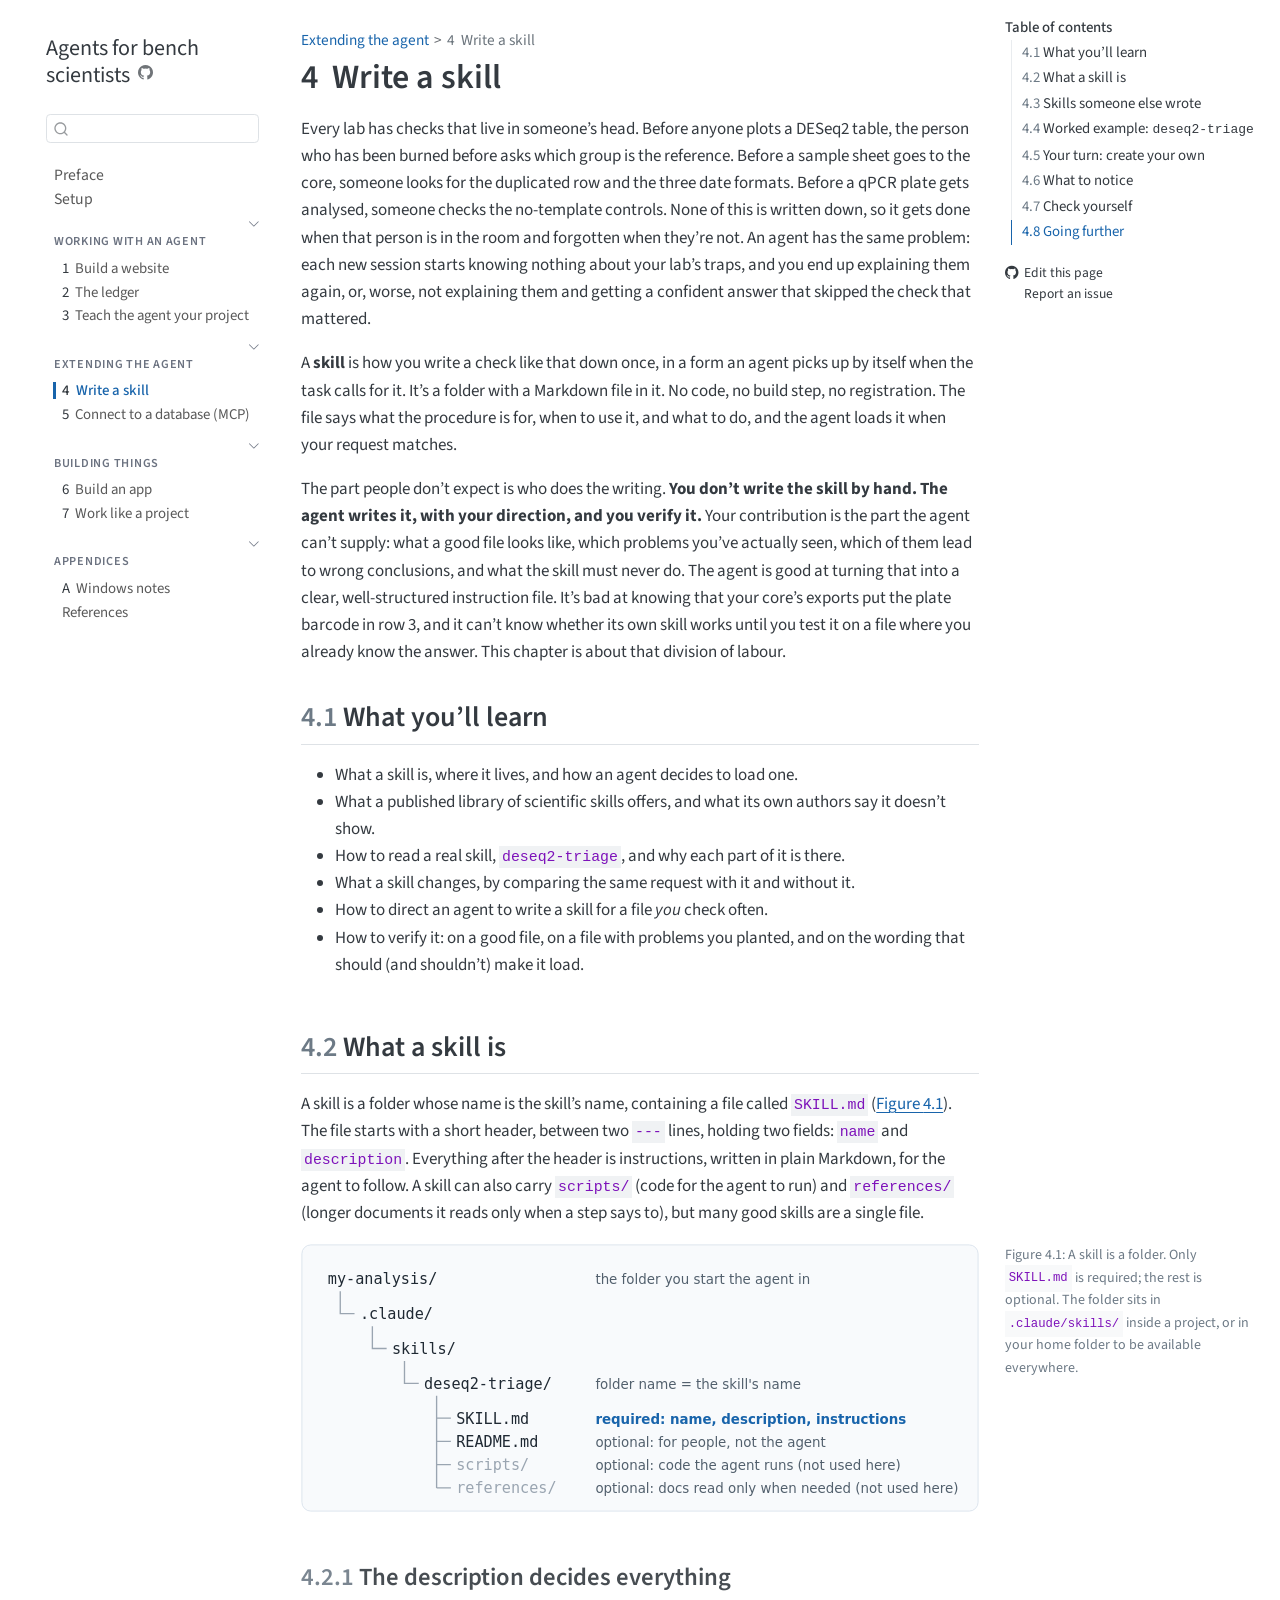
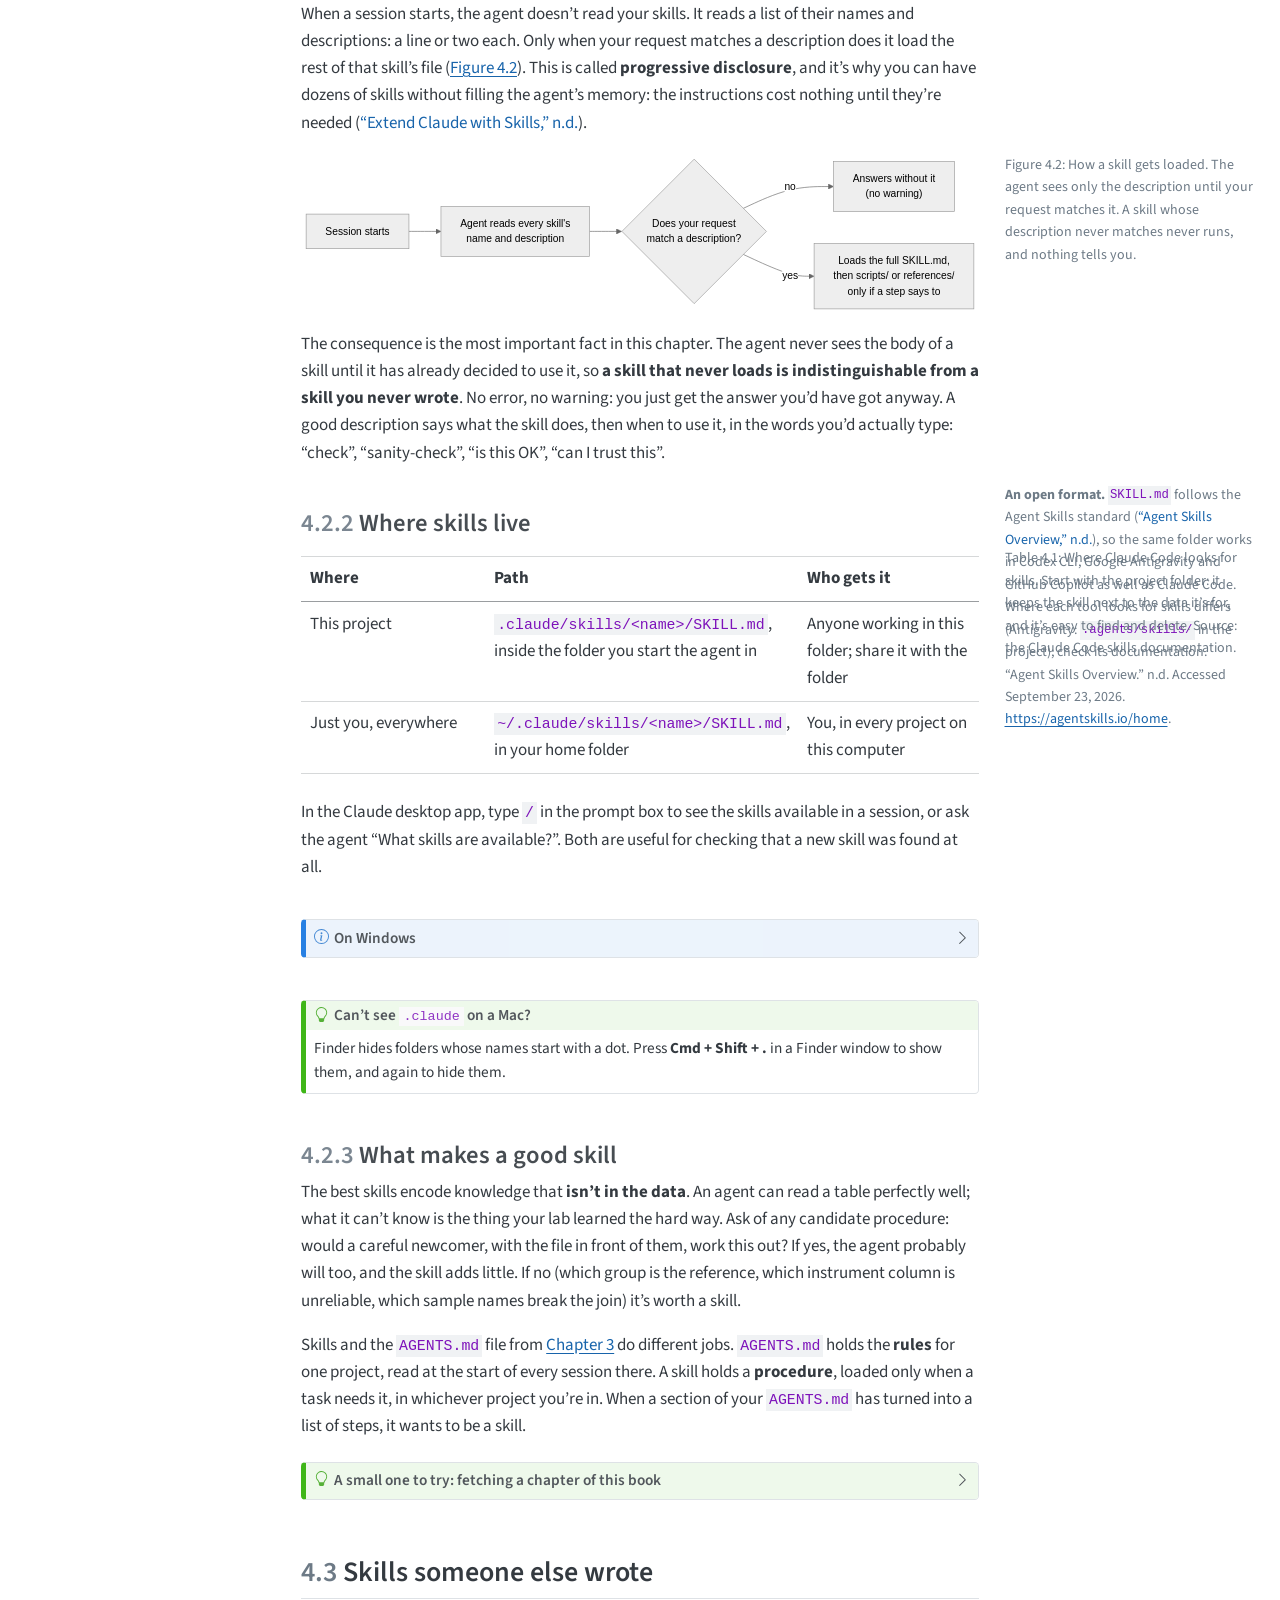
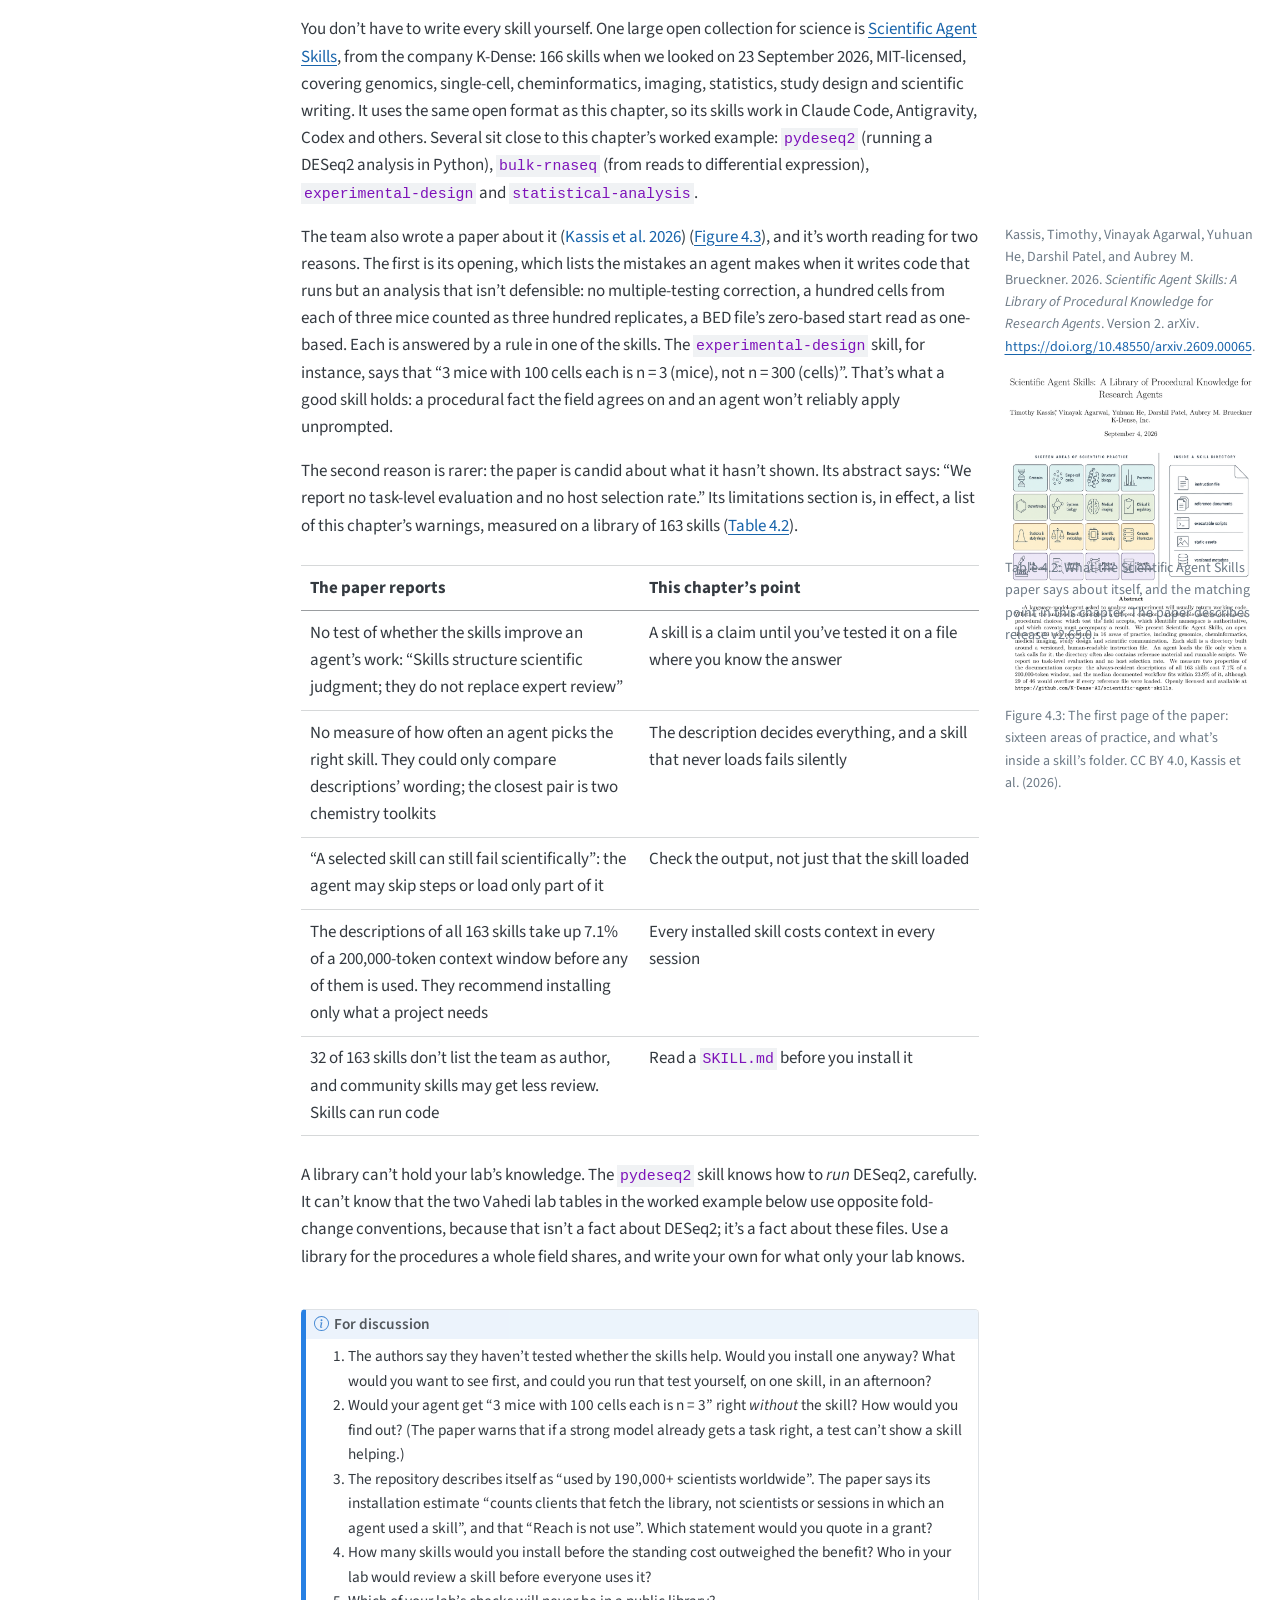
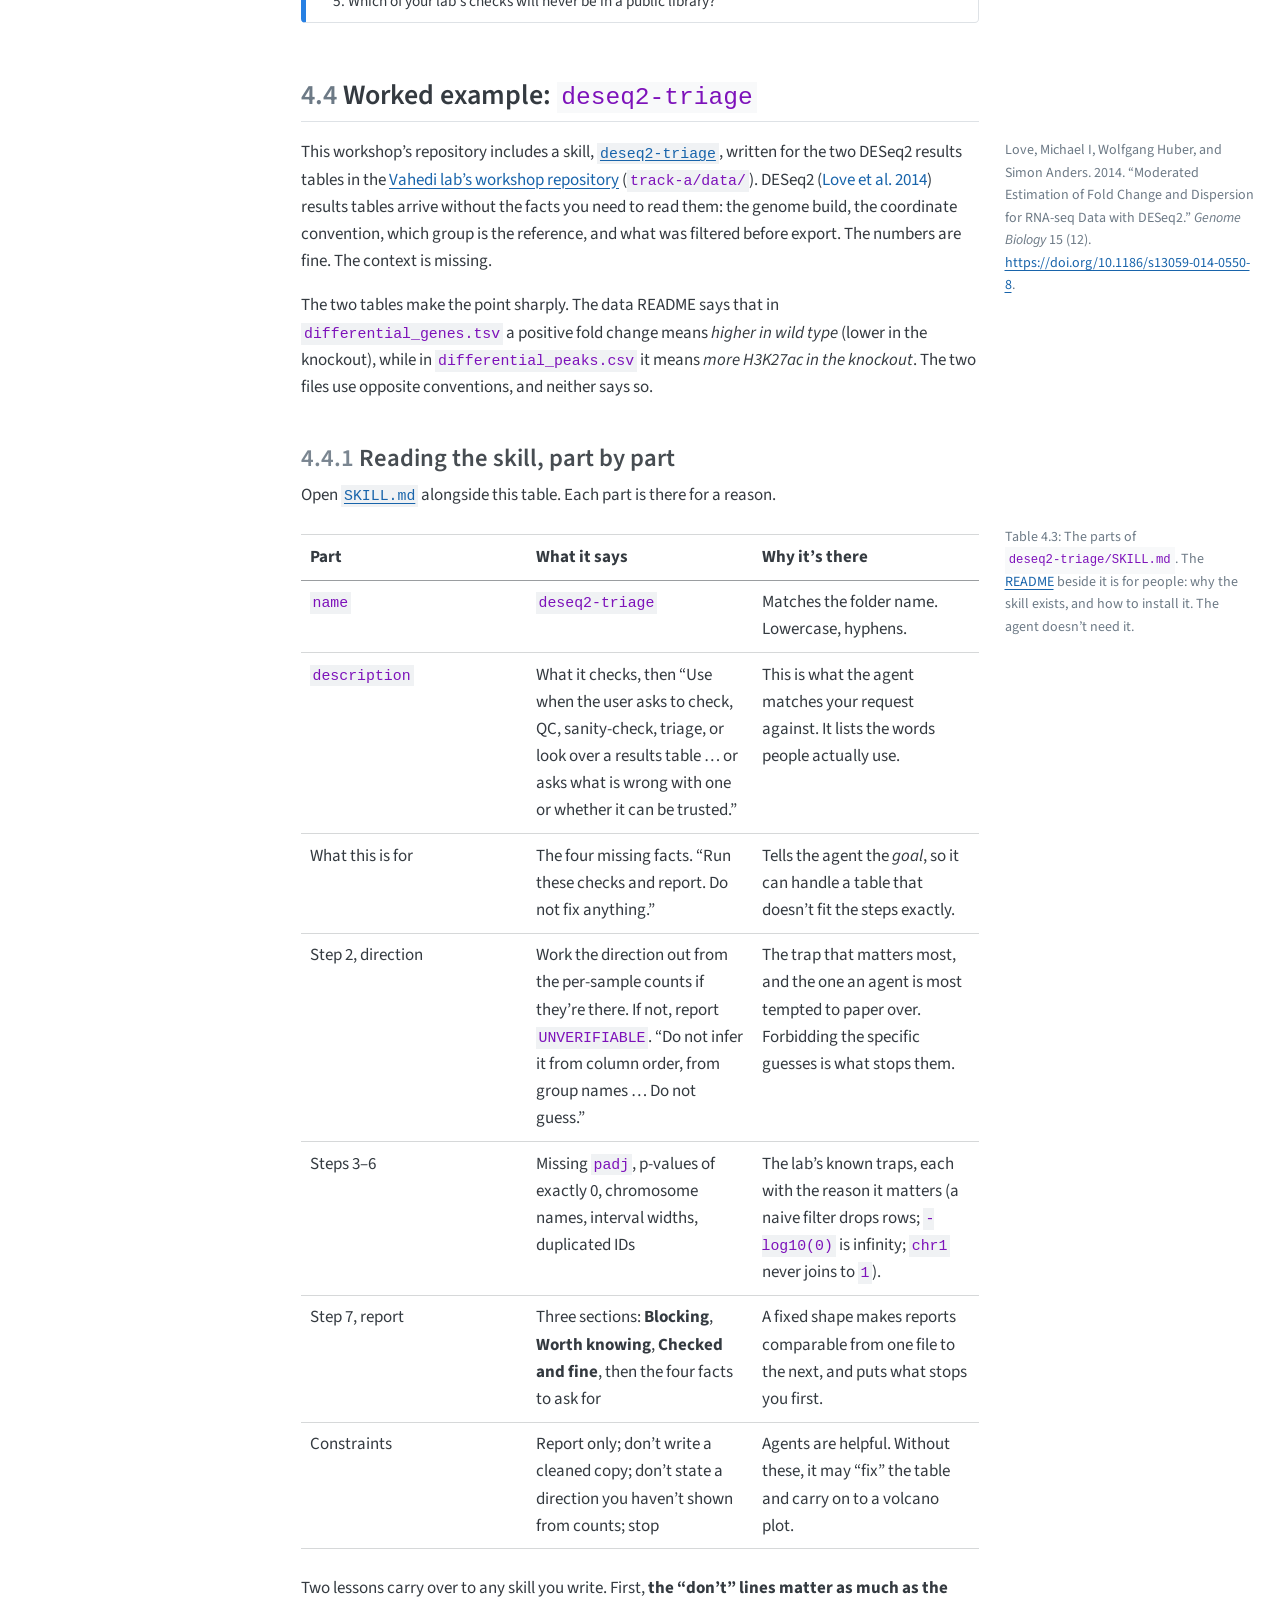
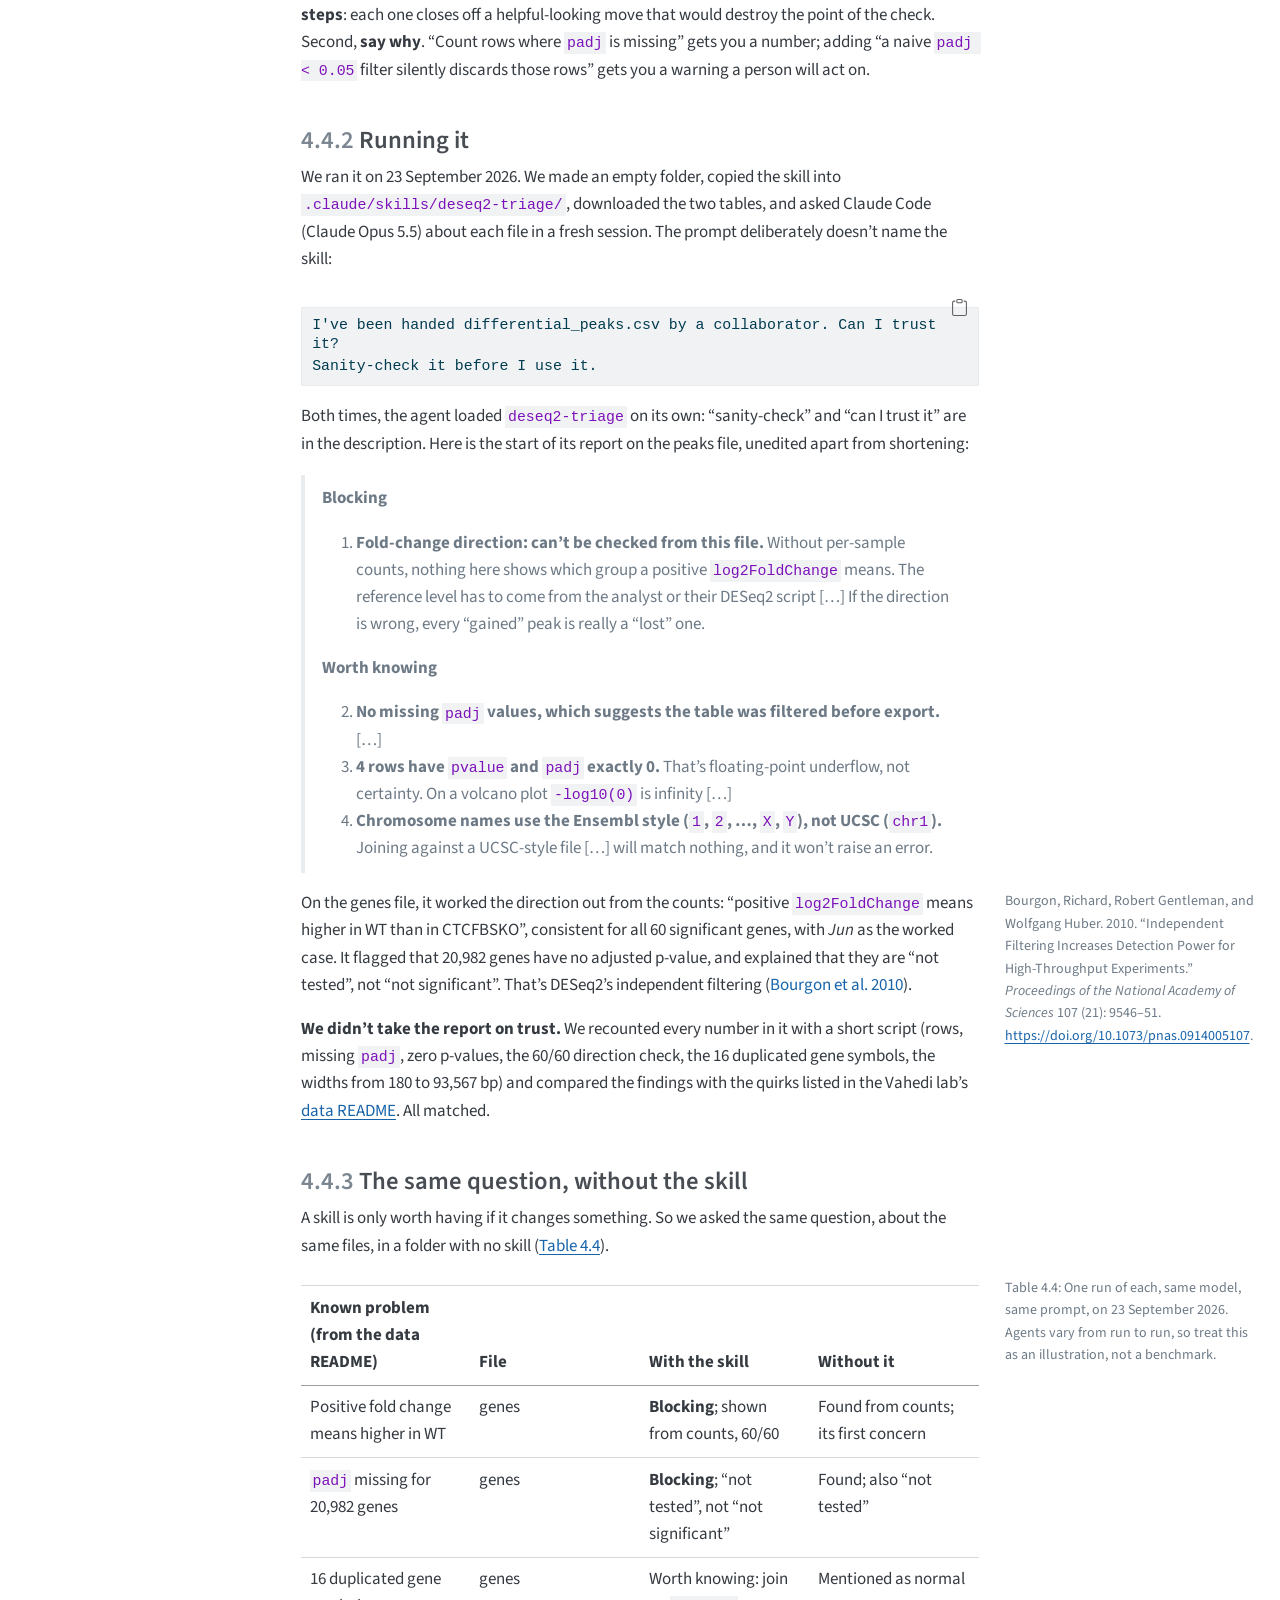
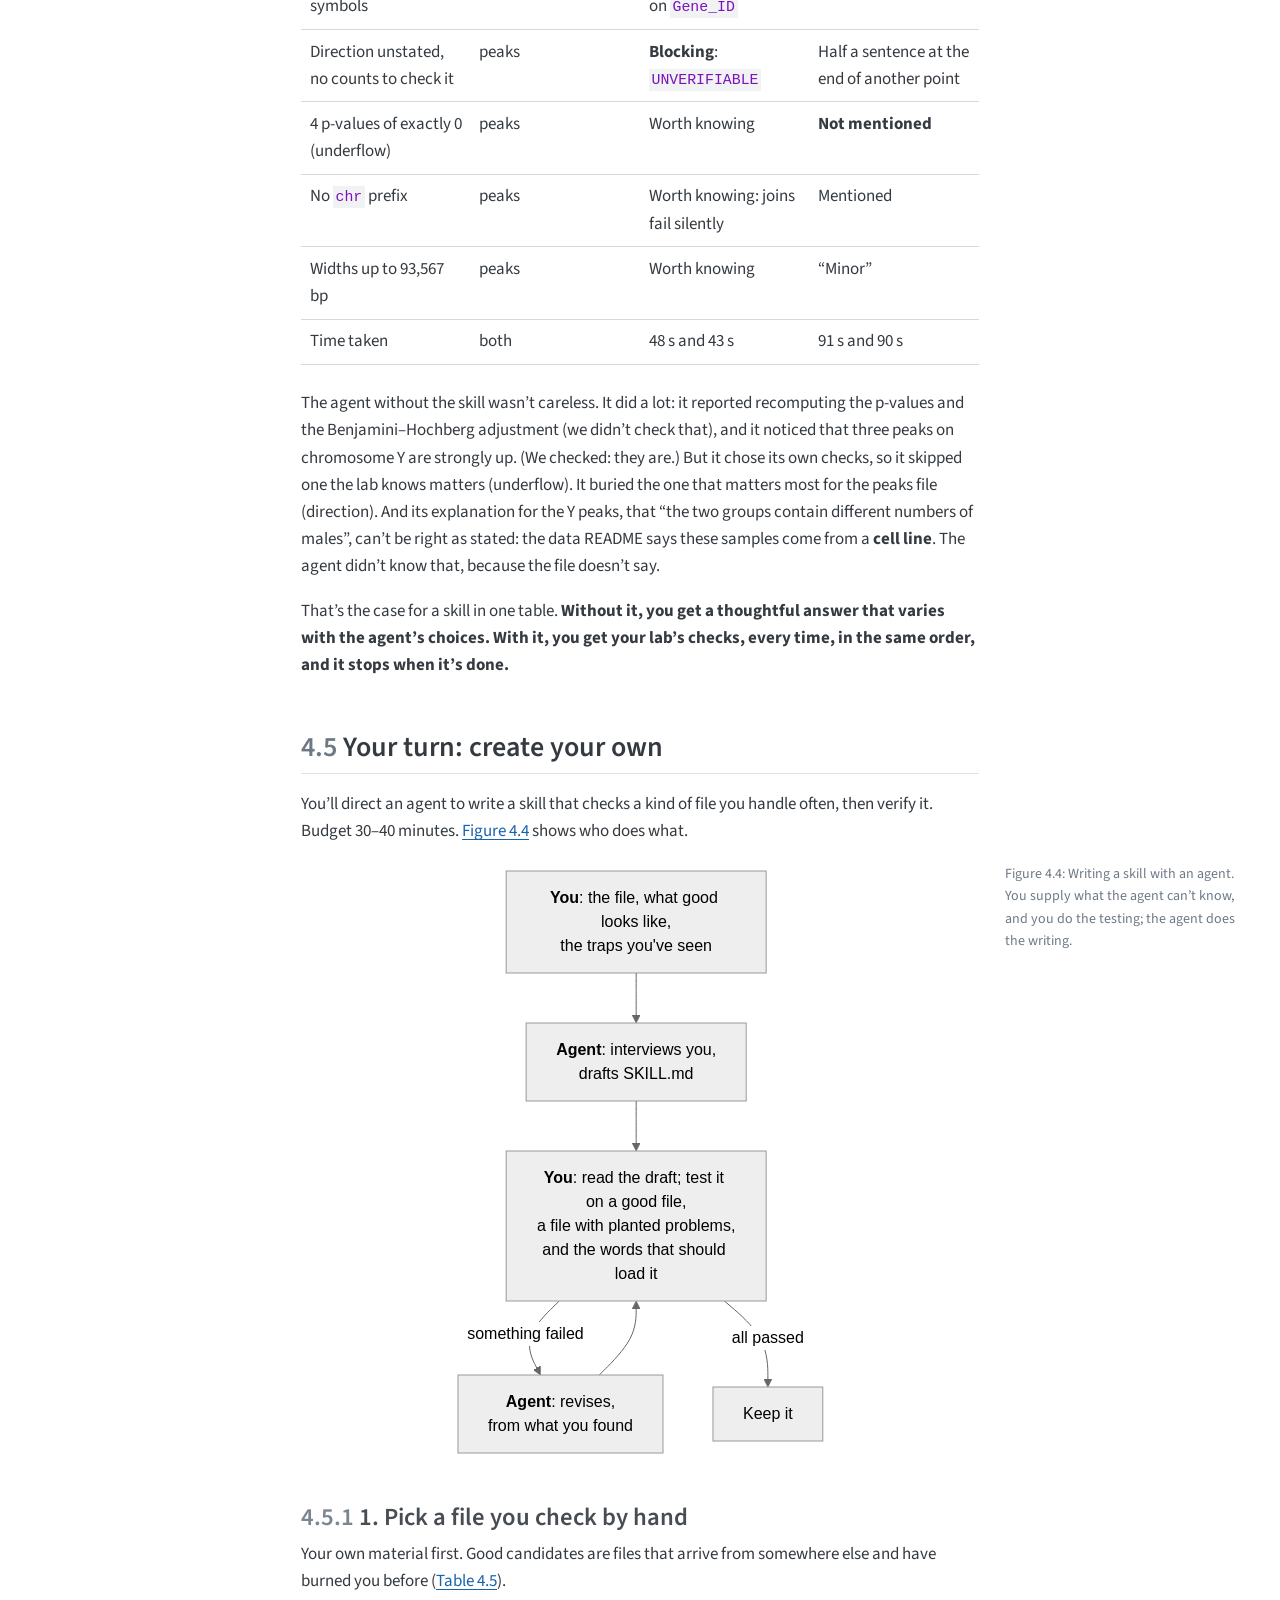
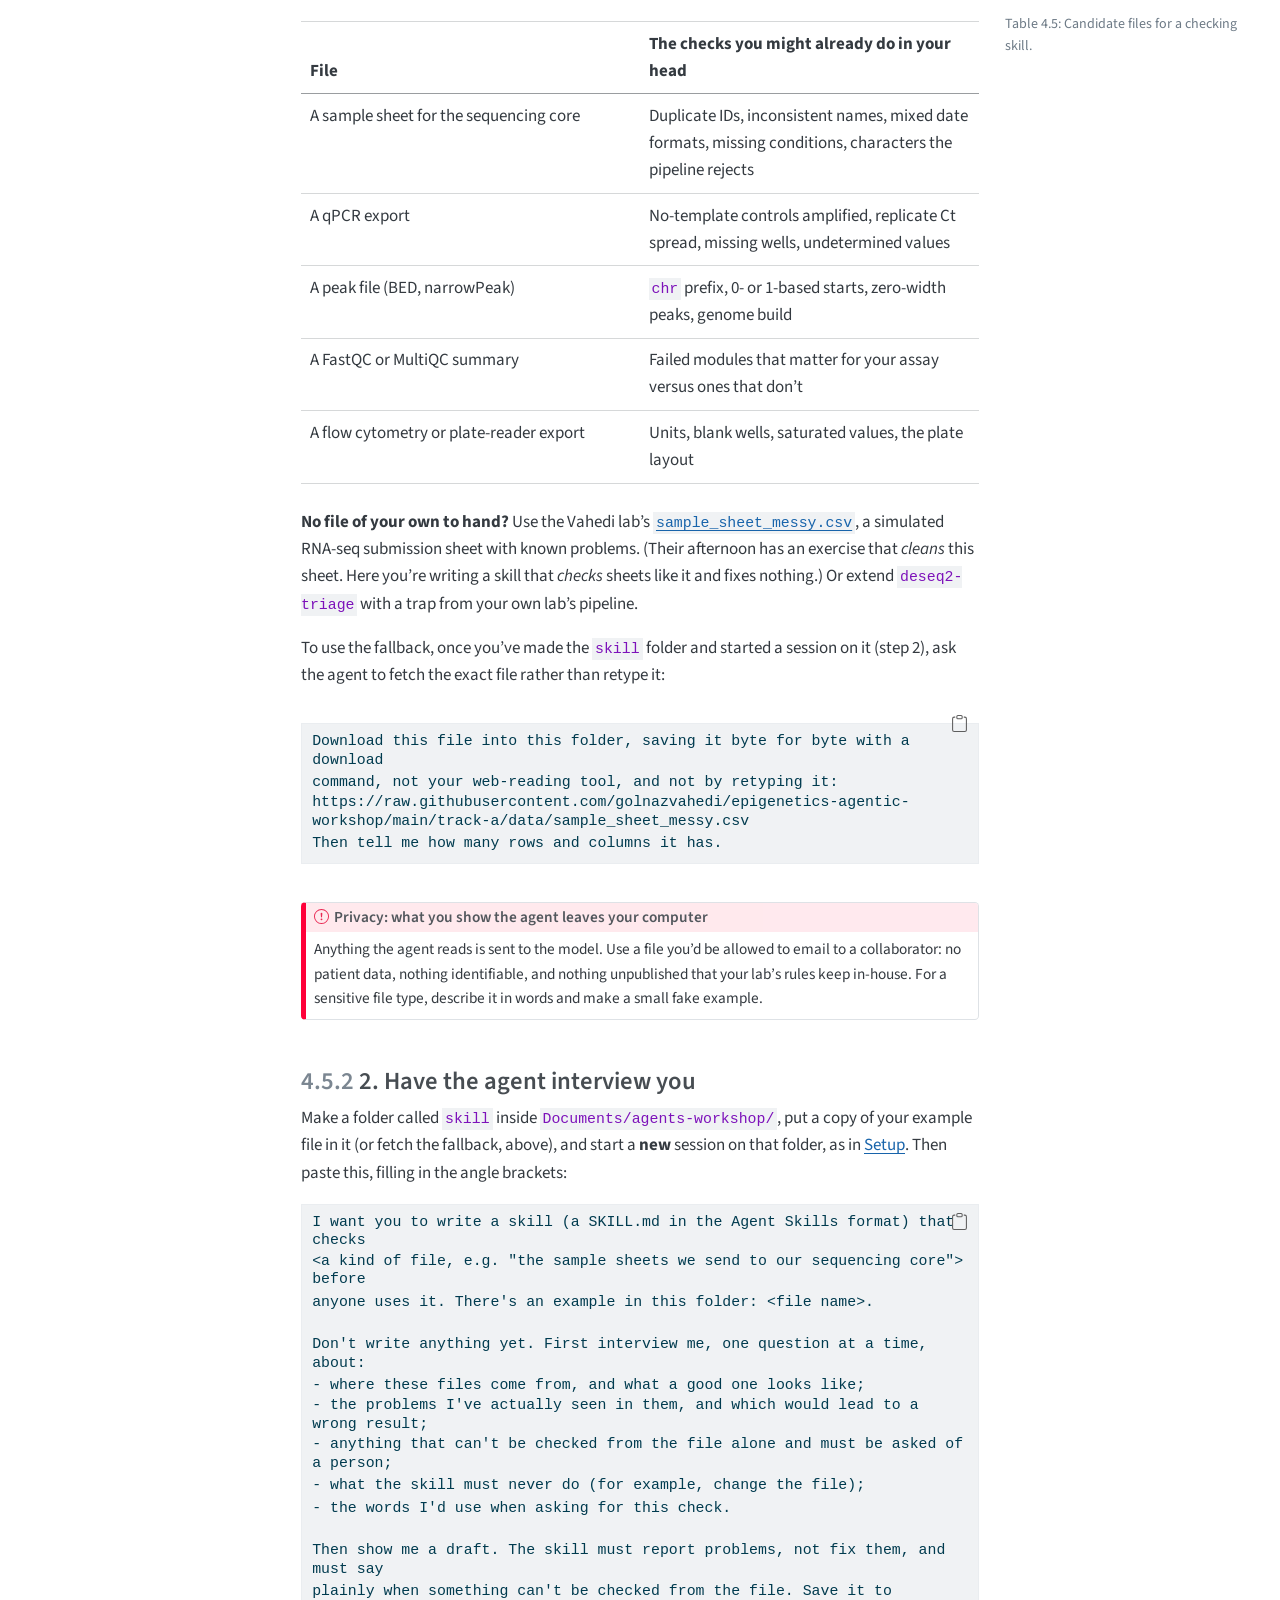
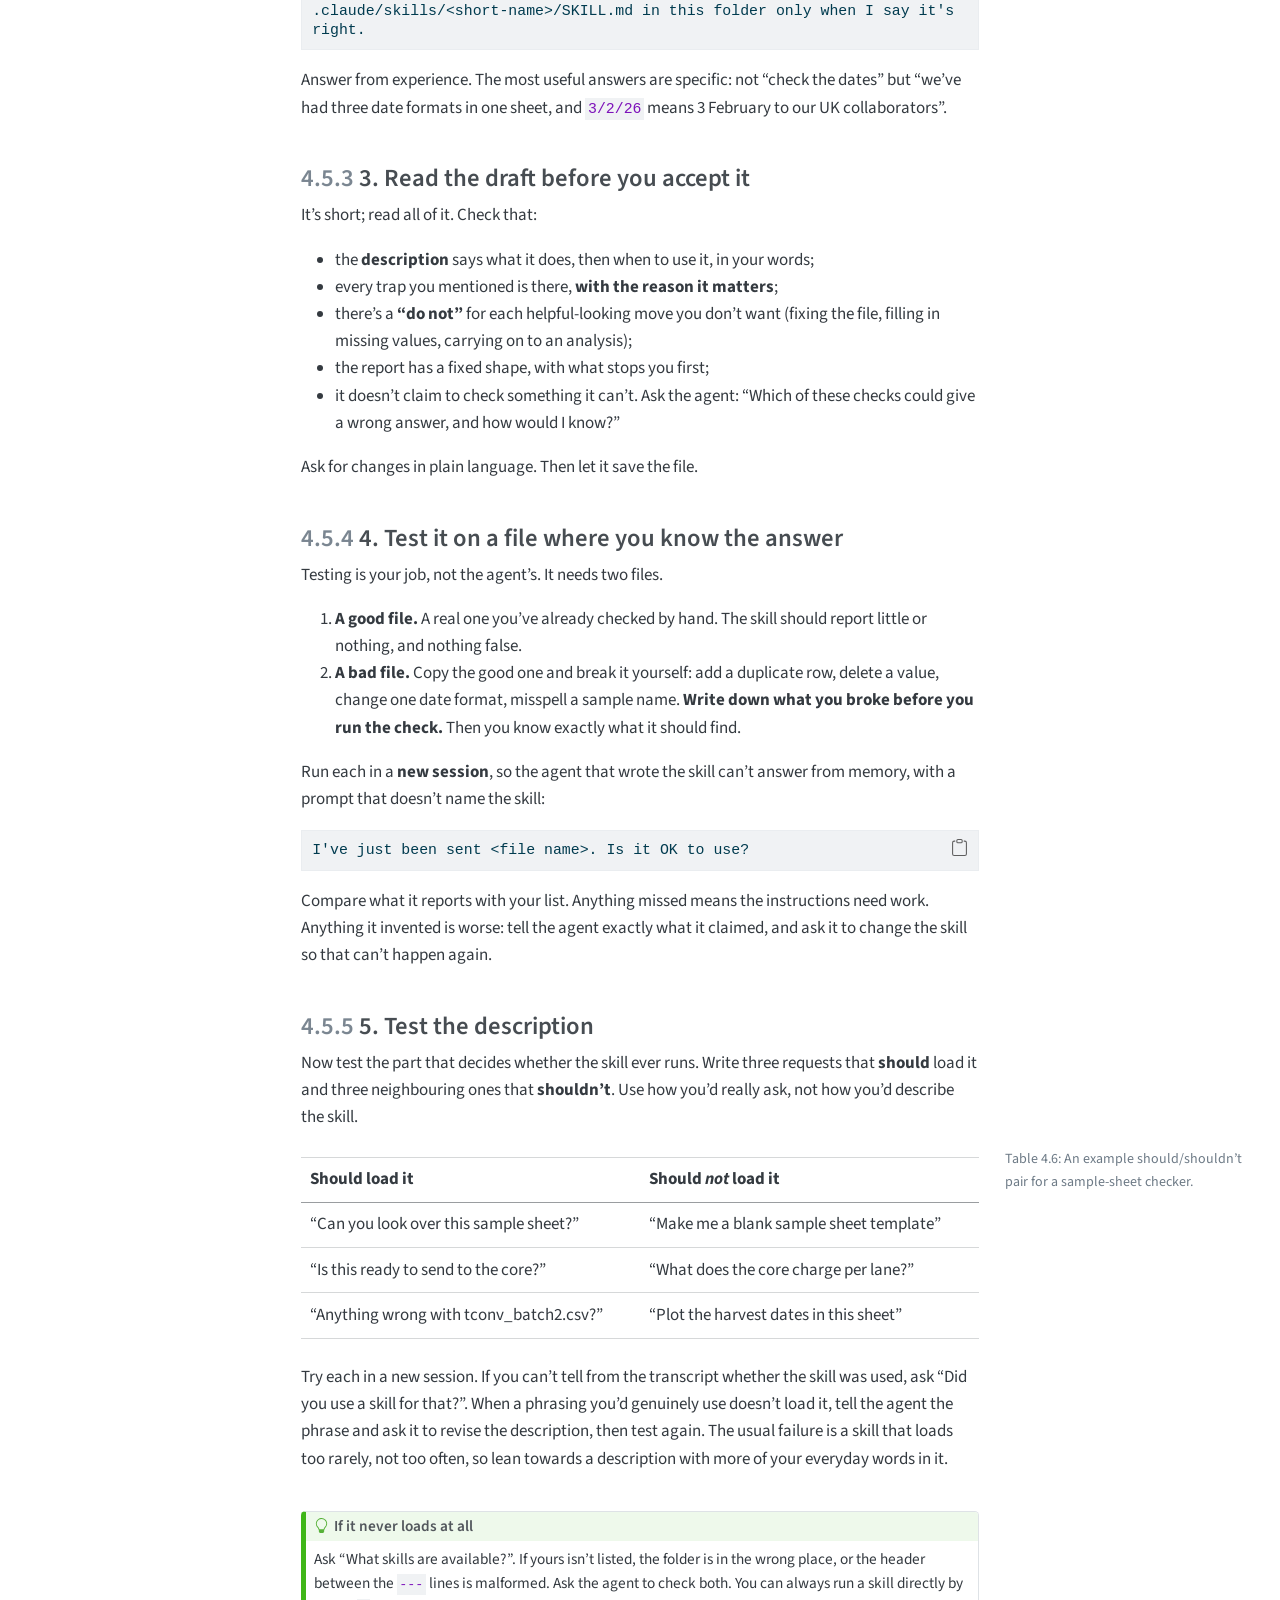
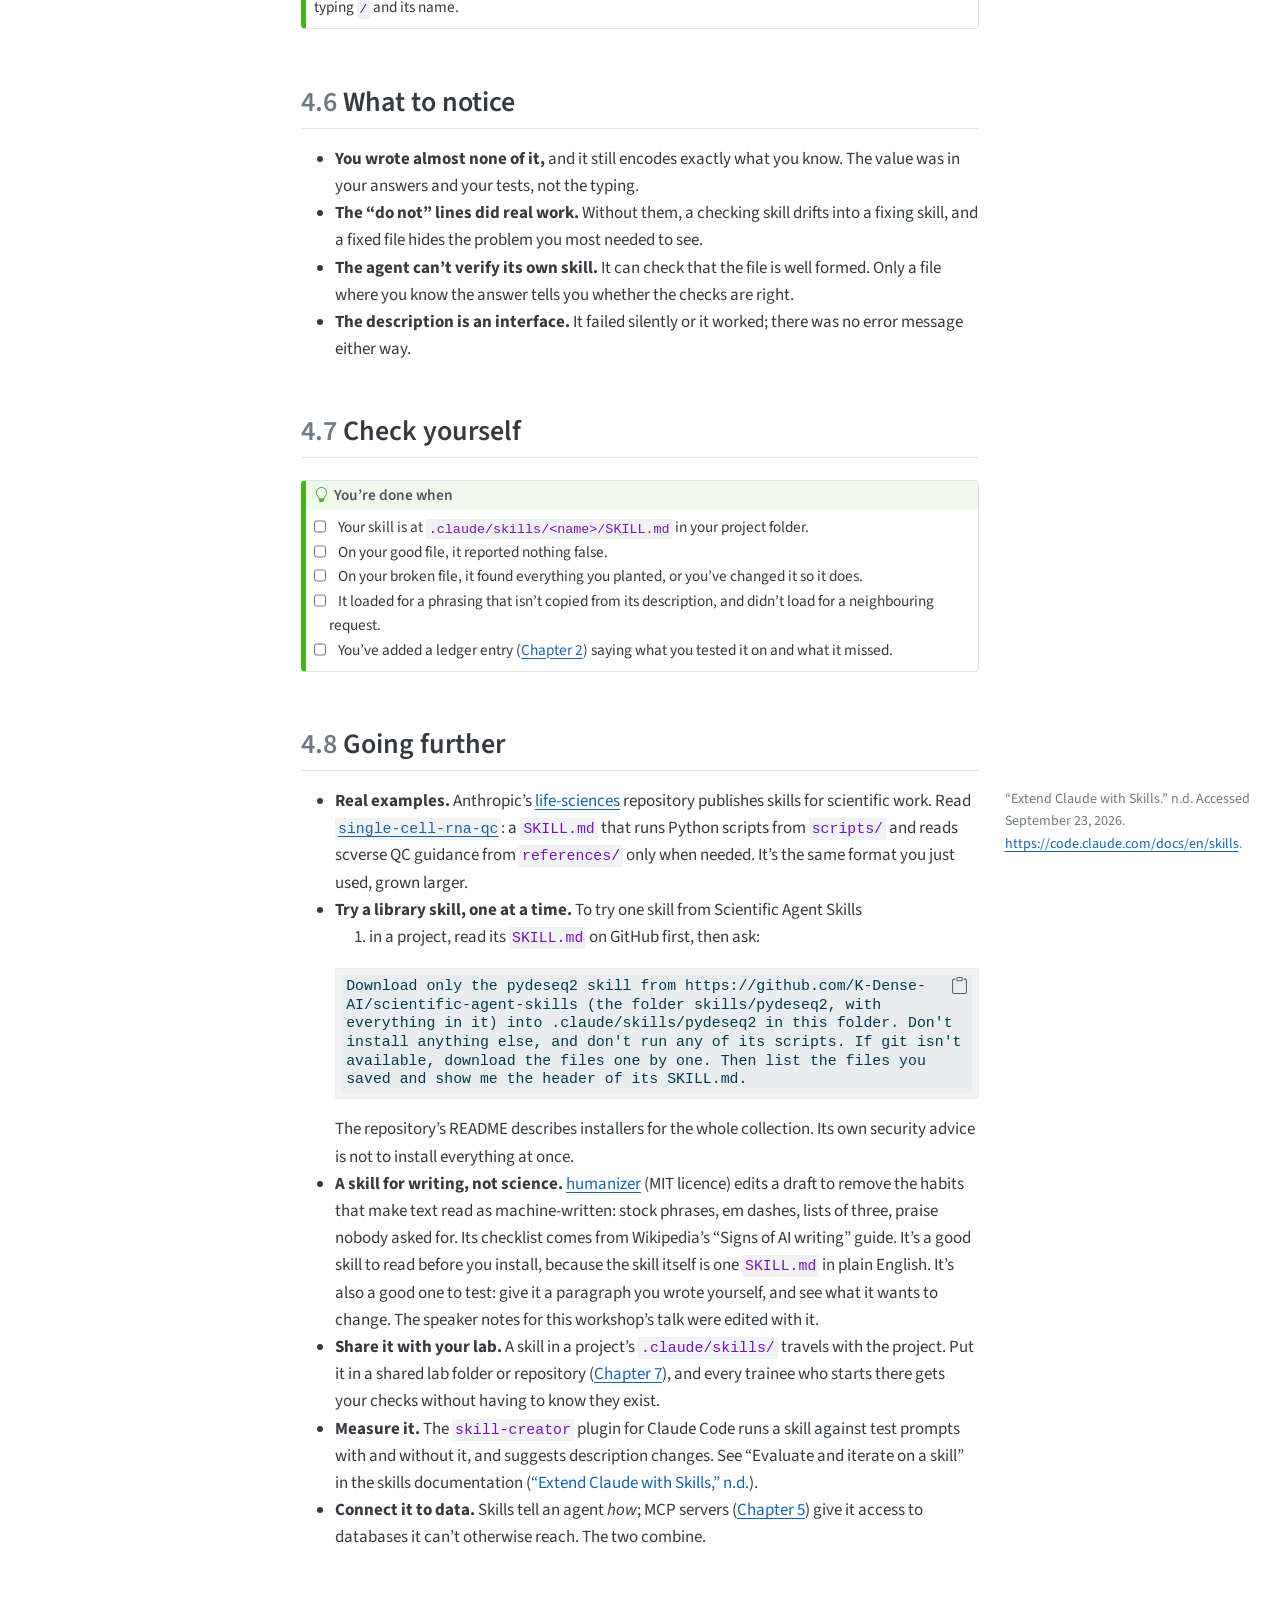
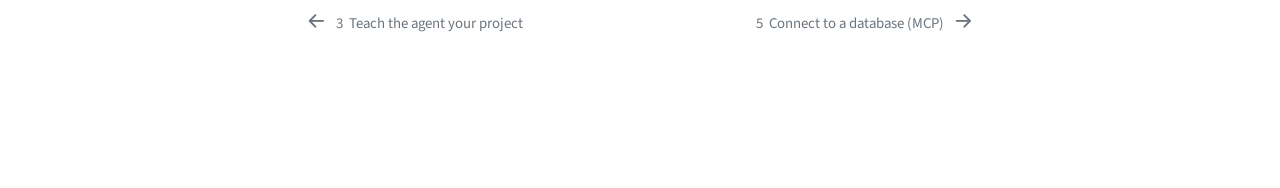
<file: docs/chapters/04-skills.html>
<!DOCTYPE html>
<html xmlns="http://www.w3.org/1999/xhtml" lang="en" xml:lang="en"><head>

<meta charset="utf-8">
<meta name="generator" content="quarto-1.9.38">

<meta name="viewport" content="width=device-width, initial-scale=1.0, user-scalable=yes">


<title>4&nbsp; Write a skill – Agents for bench scientists</title>
<style>
/* Default styles provided by pandoc.
** See https://pandoc.org/MANUAL.html#variables-for-html for config info.
*/
code{white-space: pre-wrap;}
span.smallcaps{font-variant: small-caps;}
div.columns{display: flex; gap: min(4vw, 1.5em);}
div.column{flex: auto; overflow-x: auto;}
div.hanging-indent{margin-left: 1.5em; text-indent: -1.5em;}
ul.task-list{list-style: none;}
ul.task-list li input[type="checkbox"] {
  width: 0.8em;
  margin: 0 0.8em 0.2em -1em; /* quarto-specific, see https://github.com/quarto-dev/quarto-cli/issues/4556 */ 
  vertical-align: middle;
}
/* CSS for syntax highlighting */
html { -webkit-text-size-adjust: 100%; }
pre > code.sourceCode { white-space: pre; position: relative; }
pre > code.sourceCode > span { display: inline-block; line-height: 1.25; }
pre > code.sourceCode > span:empty { height: 1.2em; }
.sourceCode { overflow: visible; }
code.sourceCode > span { color: inherit; text-decoration: inherit; }
div.sourceCode { margin: 1em 0; }
pre.sourceCode { margin: 0; }
@media screen {
div.sourceCode { overflow: auto; }
}
@media print {
pre > code.sourceCode { white-space: pre-wrap; }
pre > code.sourceCode > span { text-indent: -5em; padding-left: 5em; }
}
pre.numberSource code
  { counter-reset: source-line 0; }
pre.numberSource code > span
  { position: relative; left: -4em; counter-increment: source-line; }
pre.numberSource code > span > a:first-child::before
  { content: counter(source-line);
    position: relative; left: -1em; text-align: right; vertical-align: baseline;
    border: none; display: inline-block;
    -webkit-touch-callout: none; -webkit-user-select: none;
    -khtml-user-select: none; -moz-user-select: none;
    -ms-user-select: none; user-select: none;
    padding: 0 4px; width: 4em;
  }
pre.numberSource { margin-left: 3em;  padding-left: 4px; }
div.sourceCode
  {   }
@media screen {
pre > code.sourceCode > span > a:first-child::before { text-decoration: underline; }
}
/* CSS for citations */
div.csl-bib-body { }
div.csl-entry {
  clear: both;
}
.hanging-indent div.csl-entry {
  margin-left:2em;
  text-indent:-2em;
}
div.csl-left-margin {
  min-width:2em;
  float:left;
}
div.csl-right-inline {
  margin-left:2em;
  padding-left:1em;
}
div.csl-indent {
  margin-left: 2em;
}</style>


<script src="../site_libs/quarto-nav/quarto-nav.js"></script>
<script src="../site_libs/quarto-nav/headroom.min.js"></script>
<script src="../site_libs/clipboard/clipboard.min.js"></script>
<script src="../site_libs/quarto-search/autocomplete.umd.js"></script>
<script src="../site_libs/quarto-search/fuse.min.js"></script>
<script src="../site_libs/quarto-search/quarto-search.js"></script>
<meta name="quarto:offset" content="../">
<link href="../chapters/05-mcp.html" rel="next">
<link href="../chapters/03-teach-your-agent.html" rel="prev">
<script src="../site_libs/quarto-html/quarto.js" type="module"></script>
<script src="../site_libs/quarto-html/tabsets/tabsets.js" type="module"></script>
<script src="../site_libs/quarto-html/popper.min.js"></script>
<script src="../site_libs/quarto-html/tippy.umd.min.js"></script>
<script src="../site_libs/quarto-html/anchor.min.js"></script>
<link href="../site_libs/quarto-html/tippy.css" rel="stylesheet">
<link href="../site_libs/quarto-html/quarto-syntax-highlighting-15634bcf2e68342d4ad2dfa704d543f6.css" rel="stylesheet" id="quarto-text-highlighting-styles">
<script src="../site_libs/bootstrap/bootstrap.min.js"></script>
<link href="../site_libs/bootstrap/bootstrap-icons.css" rel="stylesheet">
<link href="../site_libs/bootstrap/bootstrap-8db532a760e6309ca89cbbb647cf1feb.min.css" rel="stylesheet" append-hash="true" id="quarto-bootstrap" data-mode="light">
<script src="../site_libs/quarto-contrib/glightbox/glightbox.min.js"></script>
<link href="../site_libs/quarto-contrib/glightbox/glightbox.min.css" rel="stylesheet">
<link href="../site_libs/quarto-contrib/glightbox/lightbox.css" rel="stylesheet">
<script id="quarto-search-options" type="application/json">{
  "location": "sidebar",
  "copy-button": false,
  "collapse-after": 3,
  "panel-placement": "start",
  "type": "textbox",
  "limit": 50,
  "keyboard-shortcut": [
    "f",
    "/",
    "s"
  ],
  "show-item-context": false,
  "language": {
    "search-no-results-text": "No results",
    "search-matching-documents-text": "matching documents",
    "search-copy-link-title": "Copy link to search",
    "search-hide-matches-text": "Hide additional matches",
    "search-more-match-text": "more match in this document",
    "search-more-matches-text": "more matches in this document",
    "search-clear-button-title": "Clear",
    "search-text-placeholder": "",
    "search-detached-cancel-button-title": "Cancel",
    "search-submit-button-title": "Submit",
    "search-label": "Search"
  }
}</script>
<script async="" src="https://www.googletagmanager.com/gtag/js?id=G-KLLV1GCF4E"></script>

<script type="text/javascript">

window.dataLayer = window.dataLayer || [];
function gtag(){dataLayer.push(arguments);}
gtag('js', new Date());
 
  gtag('consent', 'default', {
    'ad_storage': 'denied',
    'analytics_storage': 'denied'
  });
gtag('config', 'G-KLLV1GCF4E', { 'anonymize_ip': true});
</script>
<meta name="mermaid-theme" content="neutral">
<script src="../site_libs/quarto-diagram/mermaid.min.js"></script>
<script src="../site_libs/quarto-diagram/mermaid-init.js"></script>
<link href="../site_libs/quarto-diagram/mermaid.css" rel="stylesheet">


</head>

<body class="nav-sidebar floating slimcontent quarto-light">

<div id="quarto-search-results"></div>
  <header id="quarto-header" class="headroom fixed-top">
  <nav class="quarto-secondary-nav">
    <div class="container-fluid d-flex">
      <button type="button" class="quarto-btn-toggle btn" data-bs-toggle="collapse" role="button" data-bs-target=".quarto-sidebar-collapse-item" aria-controls="quarto-sidebar" aria-expanded="false" aria-label="Toggle sidebar navigation" onclick="if (window.quartoToggleHeadroom) { window.quartoToggleHeadroom(); }">
        <i class="bi bi-layout-text-sidebar-reverse"></i>
      </button>
        <nav class="quarto-page-breadcrumbs" aria-label="breadcrumb"><ol class="breadcrumb"><li class="breadcrumb-item"><a href="../chapters/04-skills.html">Extending the agent</a></li><li class="breadcrumb-item"><a href="../chapters/04-skills.html"><span class="chapter-number">4</span>&nbsp; <span class="chapter-title">Write a skill</span></a></li></ol></nav>
        <a class="flex-grow-1" role="navigation" data-bs-toggle="collapse" data-bs-target=".quarto-sidebar-collapse-item" aria-controls="quarto-sidebar" aria-expanded="false" aria-label="Toggle sidebar navigation" onclick="if (window.quartoToggleHeadroom) { window.quartoToggleHeadroom(); }">      
        </a>
      <button type="button" class="btn quarto-search-button" aria-label="Search" onclick="window.quartoOpenSearch();">
        <i class="bi bi-search"></i>
      </button>
    </div>
  </nav>
</header>
<!-- content -->
<div id="quarto-content" class="quarto-container page-columns page-rows-contents page-layout-article">
<!-- sidebar -->
  <nav id="quarto-sidebar" class="sidebar collapse collapse-horizontal quarto-sidebar-collapse-item sidebar-navigation floating overflow-auto">
    <div class="pt-lg-2 mt-2 text-left sidebar-header">
    <div class="sidebar-title mb-0 py-0">
      <a href="../">Agents for bench scientists</a> 
        <div class="sidebar-tools-main">
    <a href="https://github.com/seandavi/2026-penn-epigen-agentic-workshop/tree/main/book/" title="Source Code" class="quarto-navigation-tool px-1" aria-label="Source Code"><i class="bi bi-github"></i></a>
</div>
    </div>
      </div>
        <div class="mt-2 flex-shrink-0 align-items-center">
        <div class="sidebar-search">
        <div id="quarto-search" class="" title="Search"></div>
        </div>
        </div>
    <div class="sidebar-menu-container"> 
    <ul class="list-unstyled mt-1">
        <li class="sidebar-item">
  <div class="sidebar-item-container"> 
  <a href="../index.html" class="sidebar-item-text sidebar-link">
 <span class="menu-text">Preface</span></a>
  </div>
</li>
        <li class="sidebar-item">
  <div class="sidebar-item-container"> 
  <a href="../chapters/00-setup.html" class="sidebar-item-text sidebar-link">
 <span class="menu-text">Setup</span></a>
  </div>
</li>
        <li class="sidebar-item sidebar-item-section">
      <div class="sidebar-item-container"> 
            <a class="sidebar-item-text sidebar-link text-start" data-bs-toggle="collapse" data-bs-target="#quarto-sidebar-section-1" role="navigation" aria-expanded="true">
 <span class="menu-text">Working with an agent</span></a>
          <a class="sidebar-item-toggle text-start" data-bs-toggle="collapse" data-bs-target="#quarto-sidebar-section-1" role="navigation" aria-expanded="true" aria-label="Toggle section">
            <i class="bi bi-chevron-right ms-2"></i>
          </a> 
      </div>
      <ul id="quarto-sidebar-section-1" class="collapse list-unstyled sidebar-section depth1 show">  
          <li class="sidebar-item">
  <div class="sidebar-item-container"> 
  <a href="../chapters/01-website.html" class="sidebar-item-text sidebar-link">
 <span class="menu-text"><span class="chapter-number">1</span>&nbsp; <span class="chapter-title">Build a website</span></span></a>
  </div>
</li>
          <li class="sidebar-item">
  <div class="sidebar-item-container"> 
  <a href="../chapters/02-ledger.html" class="sidebar-item-text sidebar-link">
 <span class="menu-text"><span class="chapter-number">2</span>&nbsp; <span class="chapter-title">The ledger</span></span></a>
  </div>
</li>
          <li class="sidebar-item">
  <div class="sidebar-item-container"> 
  <a href="../chapters/03-teach-your-agent.html" class="sidebar-item-text sidebar-link">
 <span class="menu-text"><span class="chapter-number">3</span>&nbsp; <span class="chapter-title">Teach the agent your project</span></span></a>
  </div>
</li>
      </ul>
  </li>
        <li class="sidebar-item sidebar-item-section">
      <div class="sidebar-item-container"> 
            <a class="sidebar-item-text sidebar-link text-start" data-bs-toggle="collapse" data-bs-target="#quarto-sidebar-section-2" role="navigation" aria-expanded="true">
 <span class="menu-text">Extending the agent</span></a>
          <a class="sidebar-item-toggle text-start" data-bs-toggle="collapse" data-bs-target="#quarto-sidebar-section-2" role="navigation" aria-expanded="true" aria-label="Toggle section">
            <i class="bi bi-chevron-right ms-2"></i>
          </a> 
      </div>
      <ul id="quarto-sidebar-section-2" class="collapse list-unstyled sidebar-section depth1 show">  
          <li class="sidebar-item">
  <div class="sidebar-item-container"> 
  <a href="../chapters/04-skills.html" class="sidebar-item-text sidebar-link active">
 <span class="menu-text"><span class="chapter-number">4</span>&nbsp; <span class="chapter-title">Write a skill</span></span></a>
  </div>
</li>
          <li class="sidebar-item">
  <div class="sidebar-item-container"> 
  <a href="../chapters/05-mcp.html" class="sidebar-item-text sidebar-link">
 <span class="menu-text"><span class="chapter-number">5</span>&nbsp; <span class="chapter-title">Connect to a database (MCP)</span></span></a>
  </div>
</li>
      </ul>
  </li>
        <li class="sidebar-item sidebar-item-section">
      <div class="sidebar-item-container"> 
            <a class="sidebar-item-text sidebar-link text-start" data-bs-toggle="collapse" data-bs-target="#quarto-sidebar-section-3" role="navigation" aria-expanded="true">
 <span class="menu-text">Building things</span></a>
          <a class="sidebar-item-toggle text-start" data-bs-toggle="collapse" data-bs-target="#quarto-sidebar-section-3" role="navigation" aria-expanded="true" aria-label="Toggle section">
            <i class="bi bi-chevron-right ms-2"></i>
          </a> 
      </div>
      <ul id="quarto-sidebar-section-3" class="collapse list-unstyled sidebar-section depth1 show">  
          <li class="sidebar-item">
  <div class="sidebar-item-container"> 
  <a href="../chapters/06-build-an-app.html" class="sidebar-item-text sidebar-link">
 <span class="menu-text"><span class="chapter-number">6</span>&nbsp; <span class="chapter-title">Build an app</span></span></a>
  </div>
</li>
          <li class="sidebar-item">
  <div class="sidebar-item-container"> 
  <a href="../chapters/07-work-like-a-project.html" class="sidebar-item-text sidebar-link">
 <span class="menu-text"><span class="chapter-number">7</span>&nbsp; <span class="chapter-title">Work like a project</span></span></a>
  </div>
</li>
      </ul>
  </li>
        <li class="sidebar-item sidebar-item-section">
      <div class="sidebar-item-container"> 
            <a class="sidebar-item-text sidebar-link text-start" data-bs-toggle="collapse" data-bs-target="#quarto-sidebar-section-4" role="navigation" aria-expanded="true">
 <span class="menu-text">Appendices</span></a>
          <a class="sidebar-item-toggle text-start" data-bs-toggle="collapse" data-bs-target="#quarto-sidebar-section-4" role="navigation" aria-expanded="true" aria-label="Toggle section">
            <i class="bi bi-chevron-right ms-2"></i>
          </a> 
      </div>
      <ul id="quarto-sidebar-section-4" class="collapse list-unstyled sidebar-section depth1 show">  
          <li class="sidebar-item">
  <div class="sidebar-item-container"> 
  <a href="../appendices/windows.html" class="sidebar-item-text sidebar-link">
 <span class="menu-text"><span class="chapter-number">A</span>&nbsp; <span class="chapter-title">Windows notes</span></span></a>
  </div>
</li>
          <li class="sidebar-item">
  <div class="sidebar-item-container"> 
  <a href="../appendices/references.html" class="sidebar-item-text sidebar-link">
 <span class="menu-text">References</span></a>
  </div>
</li>
      </ul>
  </li>
    </ul>
    </div>
</nav>
<div id="quarto-sidebar-glass" class="quarto-sidebar-collapse-item" data-bs-toggle="collapse" data-bs-target=".quarto-sidebar-collapse-item"></div>
<!-- margin-sidebar -->
    <div id="quarto-margin-sidebar" class="sidebar margin-sidebar">
        <nav id="TOC" role="doc-toc" class="toc-active">
    <h2 id="toc-title">Table of contents</h2>
   
  <ul>
  <li><a href="#what-youll-learn" id="toc-what-youll-learn" class="nav-link active" data-scroll-target="#what-youll-learn"><span class="header-section-number">4.1</span> What you’ll learn</a></li>
  <li><a href="#what-a-skill-is" id="toc-what-a-skill-is" class="nav-link" data-scroll-target="#what-a-skill-is"><span class="header-section-number">4.2</span> What a skill is</a>
  <ul class="collapse">
  <li><a href="#the-description-decides-everything" id="toc-the-description-decides-everything" class="nav-link" data-scroll-target="#the-description-decides-everything"><span class="header-section-number">4.2.1</span> The description decides everything</a></li>
  <li><a href="#where-skills-live" id="toc-where-skills-live" class="nav-link" data-scroll-target="#where-skills-live"><span class="header-section-number">4.2.2</span> Where skills live</a></li>
  <li><a href="#what-makes-a-good-skill" id="toc-what-makes-a-good-skill" class="nav-link" data-scroll-target="#what-makes-a-good-skill"><span class="header-section-number">4.2.3</span> What makes a good skill</a></li>
  </ul></li>
  <li><a href="#sec-skills-library" id="toc-sec-skills-library" class="nav-link" data-scroll-target="#sec-skills-library"><span class="header-section-number">4.3</span> Skills someone else wrote</a></li>
  <li><a href="#worked-example-deseq2-triage" id="toc-worked-example-deseq2-triage" class="nav-link" data-scroll-target="#worked-example-deseq2-triage"><span class="header-section-number">4.4</span> Worked example: <code>deseq2-triage</code></a>
  <ul class="collapse">
  <li><a href="#reading-the-skill-part-by-part" id="toc-reading-the-skill-part-by-part" class="nav-link" data-scroll-target="#reading-the-skill-part-by-part"><span class="header-section-number">4.4.1</span> Reading the skill, part by part</a></li>
  <li><a href="#running-it" id="toc-running-it" class="nav-link" data-scroll-target="#running-it"><span class="header-section-number">4.4.2</span> Running it</a></li>
  <li><a href="#the-same-question-without-the-skill" id="toc-the-same-question-without-the-skill" class="nav-link" data-scroll-target="#the-same-question-without-the-skill"><span class="header-section-number">4.4.3</span> The same question, without the skill</a></li>
  </ul></li>
  <li><a href="#your-turn-create-your-own" id="toc-your-turn-create-your-own" class="nav-link" data-scroll-target="#your-turn-create-your-own"><span class="header-section-number">4.5</span> Your turn: create your own</a>
  <ul class="collapse">
  <li><a href="#pick-a-file-you-check-by-hand" id="toc-pick-a-file-you-check-by-hand" class="nav-link" data-scroll-target="#pick-a-file-you-check-by-hand"><span class="header-section-number">4.5.1</span> 1. Pick a file you check by hand</a></li>
  <li><a href="#have-the-agent-interview-you" id="toc-have-the-agent-interview-you" class="nav-link" data-scroll-target="#have-the-agent-interview-you"><span class="header-section-number">4.5.2</span> 2. Have the agent interview you</a></li>
  <li><a href="#read-the-draft-before-you-accept-it" id="toc-read-the-draft-before-you-accept-it" class="nav-link" data-scroll-target="#read-the-draft-before-you-accept-it"><span class="header-section-number">4.5.3</span> 3. Read the draft before you accept it</a></li>
  <li><a href="#test-it-on-a-file-where-you-know-the-answer" id="toc-test-it-on-a-file-where-you-know-the-answer" class="nav-link" data-scroll-target="#test-it-on-a-file-where-you-know-the-answer"><span class="header-section-number">4.5.4</span> 4. Test it on a file where you know the answer</a></li>
  <li><a href="#test-the-description" id="toc-test-the-description" class="nav-link" data-scroll-target="#test-the-description"><span class="header-section-number">4.5.5</span> 5. Test the description</a></li>
  </ul></li>
  <li><a href="#what-to-notice" id="toc-what-to-notice" class="nav-link" data-scroll-target="#what-to-notice"><span class="header-section-number">4.6</span> What to notice</a></li>
  <li><a href="#check-yourself" id="toc-check-yourself" class="nav-link" data-scroll-target="#check-yourself"><span class="header-section-number">4.7</span> Check yourself</a></li>
  <li><a href="#going-further" id="toc-going-further" class="nav-link" data-scroll-target="#going-further"><span class="header-section-number">4.8</span> Going further</a></li>
  </ul>
<div class="toc-actions"><ul><li><a href="https://github.com/seandavi/2026-penn-epigen-agentic-workshop/edit/main/book/chapters/04-skills.qmd" class="toc-action"><i class="bi bi-github"></i>Edit this page</a></li><li><a href="https://github.com/seandavi/2026-penn-epigen-agentic-workshop/issues/new" class="toc-action"><i class="bi empty"></i>Report an issue</a></li></ul></div></nav>
    </div>
<!-- main -->
<main class="content page-columns page-full" id="quarto-document-content">

<header id="title-block-header" class="quarto-title-block default"><nav class="quarto-page-breadcrumbs quarto-title-breadcrumbs d-none d-lg-block" aria-label="breadcrumb"><ol class="breadcrumb"><li class="breadcrumb-item"><a href="../chapters/04-skills.html">Extending the agent</a></li><li class="breadcrumb-item"><a href="../chapters/04-skills.html"><span class="chapter-number">4</span>&nbsp; <span class="chapter-title">Write a skill</span></a></li></ol></nav>
<div class="quarto-title">
<h1 class="title"><span id="sec-skills" class="quarto-section-identifier"><span class="chapter-number">4</span>&nbsp; <span class="chapter-title">Write a skill</span></span></h1>
</div>



<div class="quarto-title-meta">

    
  
    
  </div>
  


</header>


<p>Every lab has checks that live in someone’s head. Before anyone plots a DESeq2 table, the person who has been burned before asks which group is the reference. Before a sample sheet goes to the core, someone looks for the duplicated row and the three date formats. Before a qPCR plate gets analysed, someone checks the no-template controls. None of this is written down, so it gets done when that person is in the room and forgotten when they’re not. An agent has the same problem: each new session starts knowing nothing about your lab’s traps, and you end up explaining them again, or, worse, not explaining them and getting a confident answer that skipped the check that mattered.</p>
<p>A <strong>skill</strong> is how you write a check like that down once, in a form an agent picks up by itself when the task calls for it. It’s a folder with a Markdown file in it. No code, no build step, no registration. The file says what the procedure is for, when to use it, and what to do, and the agent loads it when your request matches.</p>
<p>The part people don’t expect is who does the writing. <strong>You don’t write the skill by hand. The agent writes it, with your direction, and you verify it.</strong> Your contribution is the part the agent can’t supply: what a good file looks like, which problems you’ve actually seen, which of them lead to wrong conclusions, and what the skill must never do. The agent is good at turning that into a clear, well-structured instruction file. It’s bad at knowing that your core’s exports put the plate barcode in row 3, and it can’t know whether its own skill works until you test it on a file where you already know the answer. This chapter is about that division of labour.</p>
<section id="what-youll-learn" class="level2" data-number="4.1">
<h2 data-number="4.1" class="anchored" data-anchor-id="what-youll-learn"><span class="header-section-number">4.1</span> What you’ll learn</h2>
<ul>
<li>What a skill is, where it lives, and how an agent decides to load one.</li>
<li>What a published library of scientific skills offers, and what its own authors say it doesn’t show.</li>
<li>How to read a real skill, <code>deseq2-triage</code>, and why each part of it is there.</li>
<li>What a skill changes, by comparing the same request with it and without it.</li>
<li>How to direct an agent to write a skill for a file <em>you</em> check often.</li>
<li>How to verify it: on a good file, on a file with problems you planted, and on the wording that should (and shouldn’t) make it load.</li>
</ul>
</section>
<section id="what-a-skill-is" class="level2 page-columns page-full" data-number="4.2">
<h2 data-number="4.2" class="anchored" data-anchor-id="what-a-skill-is"><span class="header-section-number">4.2</span> What a skill is</h2>
<p>A skill is a folder whose name is the skill’s name, containing a file called <code>SKILL.md</code> (<a href="#fig-skills-folder" class="quarto-xref">Figure&nbsp;<span>4.1</span></a>). The file starts with a short header, between two <code>---</code> lines, holding two fields: <code>name</code> and <code>description</code>. Everything after the header is instructions, written in plain Markdown, for the agent to follow. A skill can also carry <code>scripts/</code> (code for the agent to run) and <code>references/</code> (longer documents it reads only when a step says to), but many good skills are a single file.</p>
<div id="fig-skills-folder" class="quarto-float quarto-figure quarto-figure-center anchored page-columns page-full" alt="Folder tree: my-analysis contains .claude, which contains skills, which contains deseq2-triage. Inside it, SKILL.md is required; README.md is for people; scripts and references folders are optional.">
<figure class="quarto-float quarto-float-fig figure page-columns page-full">
<div aria-describedby="fig-skills-folder-caption-0ceaefa1-69ba-4598-a22c-09a6ac19f8ca">
<a href="../images/skills-folder.svg" class="lightbox" data-gallery="quarto-lightbox-gallery-1" title="Figure&nbsp;4.1: A skill is a folder. Only SKILL.md is required; the rest is optional. The folder sits in .claude/skills/ inside a project, or in your home folder to be available everywhere."><img src="../images/skills-folder.svg" class="img-fluid figure-img" alt="Folder tree: my-analysis contains .claude, which contains skills, which contains deseq2-triage. Inside it, SKILL.md is required; README.md is for people; scripts and references folders are optional."></a>
</div>
<figcaption class="quarto-float-caption-margin quarto-float-caption quarto-float-fig margin-caption" id="fig-skills-folder-caption-0ceaefa1-69ba-4598-a22c-09a6ac19f8ca">
Figure&nbsp;4.1: A skill is a folder. Only <code>SKILL.md</code> is required; the rest is optional. The folder sits in <code>.claude/skills/</code> inside a project, or in your home folder to be available everywhere.
</figcaption>
</figure>
</div>
<section id="the-description-decides-everything" class="level3 page-columns page-full" data-number="4.2.1">
<h3 data-number="4.2.1" class="anchored" data-anchor-id="the-description-decides-everything"><span class="header-section-number">4.2.1</span> The description decides everything</h3>
<p>When a session starts, the agent doesn’t read your skills. It reads a list of their names and descriptions: a line or two each. Only when your request matches a description does it load the rest of that skill’s file (<a href="#fig-skills-loading" class="quarto-xref">Figure&nbsp;<span>4.2</span></a>). This is called <strong>progressive disclosure</strong>, and it’s why you can have dozens of skills without filling the agent’s memory: the instructions cost nothing until they’re needed <span class="citation" data-cites="url:https://code.claude.com/docs/en/skills">(<a href="../appendices/references.html#ref-url:https://code.claude.com/docs/en/skills" role="doc-biblioref"><span>“Extend <span>Claude</span> with Skills,”</span> n.d.</a>)</span>.</p>
<div class="no-row-height column-margin column-container"></div><div class="cell page-columns page-full" data-layout-align="default">
<div class="cell-output-display page-columns page-full">
<div id="fig-skills-loading" class="quarto-float quarto-figure quarto-figure-center anchored page-columns page-full">
<figure class="quarto-float quarto-float-fig figure page-columns page-full">
<div aria-describedby="fig-skills-loading-caption-0ceaefa1-69ba-4598-a22c-09a6ac19f8ca">
<div>
<pre class="mermaid mermaid-js" data-label="fig-skills-loading">flowchart LR
  accDescr: Flowchart - the session starts, the agent reads each skill's name and
  A["Session starts"] --&gt; B["Agent reads every skill's&lt;br/&gt;name and description"]
  B --&gt; C{"Does your request&lt;br/&gt;match a description?"}
  C -- "no" --&gt; D["Answers without it&lt;br/&gt;(no warning)"]
  C -- "yes" --&gt; E["Loads the full SKILL.md,&lt;br/&gt;then scripts/ or references/&lt;br/&gt;only if a step says to"]
</pre>
</div>
</div>
<figcaption class="quarto-float-caption-margin quarto-float-caption quarto-float-fig margin-caption" id="fig-skills-loading-caption-0ceaefa1-69ba-4598-a22c-09a6ac19f8ca">
Figure&nbsp;4.2: How a skill gets loaded. The agent sees only the description until your request matches it. A skill whose description never matches never runs, and nothing tells you.
</figcaption>
</figure>
</div>
</div>
</div>
<p>The consequence is the most important fact in this chapter. The agent never sees the body of a skill until it has already decided to use it, so <strong>a skill that never loads is indistinguishable from a skill you never wrote</strong>. No error, no warning: you just get the answer you’d have got anyway. A good description says what the skill does, then when to use it, in the words you’d actually type: “check”, “sanity-check”, “is this OK”, “can I trust this”.</p>
</section>
<section id="where-skills-live" class="level3 page-columns page-full" data-number="4.2.2">
<h3 data-number="4.2.2" class="anchored" data-anchor-id="where-skills-live"><span class="header-section-number">4.2.2</span> Where skills live</h3>

<div class="no-row-height column-margin column-container"><div class="">
<p><strong>An open format.</strong> <code>SKILL.md</code> follows the Agent Skills standard <span class="citation" data-cites="url:https://agentskills.io">(<a href="../appendices/references.html#ref-url:https://agentskills.io" role="doc-biblioref"><span>“Agent <span>Skills</span> <span>Overview</span>,”</span> n.d.</a>)</span>, so the same folder works in Codex CLI, Google Antigravity and GitHub Copilot as well as Claude Code. Where each tool looks for skills differs (Antigravity: <code>.agents/skills/</code> in the project); check its documentation.</p>
<div id="ref-url:https://agentskills.io" class="csl-entry" role="listitem">
<span>“Agent <span>Skills</span> <span>Overview</span>.”</span> n.d. Accessed September 23, 2026. <a href="https://agentskills.io/home">https://agentskills.io/home</a>.
</div></div></div><div id="tbl-skills-where" class="quarto-float quarto-figure quarto-figure-center anchored page-columns page-full">
<figure class="quarto-float quarto-float-tbl figure page-columns page-full">
<div aria-describedby="tbl-skills-where-caption-0ceaefa1-69ba-4598-a22c-09a6ac19f8ca">
<table class="table">
<colgroup>
<col style="width: 33%">
<col style="width: 33%">
<col style="width: 33%">
</colgroup>
<thead>
<tr class="header">
<th style="text-align: left;">Where</th>
<th style="text-align: left;">Path</th>
<th style="text-align: left;">Who gets it</th>
</tr>
</thead>
<tbody>
<tr class="odd">
<td style="text-align: left;">This project</td>
<td style="text-align: left;"><code>.claude/skills/&lt;name&gt;/SKILL.md</code>, inside the folder you start the agent in</td>
<td style="text-align: left;">Anyone working in this folder; share it with the folder</td>
</tr>
<tr class="even">
<td style="text-align: left;">Just you, everywhere</td>
<td style="text-align: left;"><code>~/.claude/skills/&lt;name&gt;/SKILL.md</code>, in your home folder</td>
<td style="text-align: left;">You, in every project on this computer</td>
</tr>
</tbody>
</table>
</div>
<figcaption class="quarto-float-caption-margin quarto-float-caption quarto-float-tbl margin-caption" id="tbl-skills-where-caption-0ceaefa1-69ba-4598-a22c-09a6ac19f8ca">
Table&nbsp;4.1: Where Claude Code looks for skills. Start with the project folder: it keeps the skill next to the data it’s for, and it’s easy to find and delete. Source: the Claude Code skills documentation.
</figcaption>
</figure>
</div>
<p>In the Claude desktop app, type <code>/</code> in the prompt box to see the skills available in a session, or ask the agent “What skills are available?”. Both are useful for checking that a new skill was found at all.</p>
<div class="callout callout-style-default callout-note callout-titled">
<div class="callout-header d-flex align-content-center collapsed" data-bs-toggle="collapse" data-bs-target=".callout-1-contents" aria-controls="callout-1" aria-expanded="false" aria-label="Toggle callout">
<div class="callout-icon-container">
<i class="callout-icon"></i>
</div>
<div class="callout-title-container flex-fill">
<span class="screen-reader-only">Note</span>On Windows
</div>
<div class="callout-btn-toggle d-inline-block border-0 py-1 ps-1 pe-0 float-end"><i class="callout-toggle"></i></div>
</div>
<div id="callout-1" class="callout-1-contents callout-collapse collapse">
<div class="callout-body-container callout-body">
<ul>
<li><code>~</code> means your home folder, <code>C:\Users\&lt;you&gt;</code>. So personal skills live in <code>C:\Users\&lt;you&gt;\.claude\skills\</code>. Project skills live in <code>.claude\skills\</code> inside your project folder.</li>
<li>Folders whose names start with a dot can be awkward to create by hand in File Explorer. Let the agent create them: “save it as <code>.claude/skills/&lt;name&gt;/SKILL.md</code> in this folder” works the same on Windows and macOS.</li>
<li>If a skill runs scripts, prefer Python or R over shell scripts. A skill that needs <code>bash</code> fails on Windows unless Git for Windows is installed.</li>
</ul>
<p>More in <a href="../appendices/windows.html" class="quarto-xref"><span>Appendix A</span></a>.</p>
</div>
</div>
</div>
<div class="callout callout-style-default callout-tip callout-titled">
<div class="callout-header d-flex align-content-center">
<div class="callout-icon-container">
<i class="callout-icon"></i>
</div>
<div class="callout-title-container flex-fill">
<span class="screen-reader-only">Tip</span>Can’t see <code>.claude</code> on a Mac?
</div>
</div>
<div class="callout-body-container callout-body">
<p>Finder hides folders whose names start with a dot. Press <strong>Cmd + Shift + .</strong> in a Finder window to show them, and again to hide them.</p>
</div>
</div>
</section>
<section id="what-makes-a-good-skill" class="level3" data-number="4.2.3">
<h3 data-number="4.2.3" class="anchored" data-anchor-id="what-makes-a-good-skill"><span class="header-section-number">4.2.3</span> What makes a good skill</h3>
<p>The best skills encode knowledge that <strong>isn’t in the data</strong>. An agent can read a table perfectly well; what it can’t know is the thing your lab learned the hard way. Ask of any candidate procedure: would a careful newcomer, with the file in front of them, work this out? If yes, the agent probably will too, and the skill adds little. If no (which group is the reference, which instrument column is unreliable, which sample names break the join) it’s worth a skill.</p>
<p>Skills and the <code>AGENTS.md</code> file from <a href="03-teach-your-agent.html" class="quarto-xref"><span>Chapter 3</span></a> do different jobs. <code>AGENTS.md</code> holds the <strong>rules</strong> for one project, read at the start of every session there. A skill holds a <strong>procedure</strong>, loaded only when a task needs it, in whichever project you’re in. When a section of your <code>AGENTS.md</code> has turned into a list of steps, it wants to be a skill.</p>
<div class="callout callout-style-default callout-tip callout-titled">
<div class="callout-header d-flex align-content-center collapsed" data-bs-toggle="collapse" data-bs-target=".callout-3-contents" aria-controls="callout-3" aria-expanded="false" aria-label="Toggle callout">
<div class="callout-icon-container">
<i class="callout-icon"></i>
</div>
<div class="callout-title-container flex-fill">
<span class="screen-reader-only">Tip</span>A small one to try: fetching a chapter of this book
</div>
<div class="callout-btn-toggle d-inline-block border-0 py-1 ps-1 pe-0 float-end"><i class="callout-toggle"></i></div>
</div>
<div id="callout-3" class="callout-3-contents callout-collapse collapse">
<div class="callout-body-container callout-body">
<p>If you’re <a href="../index.html#preface-tutor">learning this book with your agent</a>, you paste the same instructions at the start of every chapter: find it in the index, save it exactly with a download command, check it arrived. That repetition is what a skill is for, and the one thing it knows that the agent doesn’t is <strong>don’t use the web-reading tool</strong>, because that tool may hand back a summary. Put it in your home folder (<code>~/.claude/skills/book-chapter/SKILL.md</code>) so it works in every chapter’s folder:</p>
<div class="code-copy-outer-scaffold"><div class="sourceCode" id="cb1"><pre class="sourceCode markdown code-with-copy"><code class="sourceCode markdown"><span id="cb1-1"><a href="#cb1-1" aria-hidden="true" tabindex="-1"></a><span class="co">---</span></span>
<span id="cb1-2"><a href="#cb1-2" aria-hidden="true" tabindex="-1"></a><span class="an">name:</span><span class="co"> book-chapter</span></span>
<span id="cb1-3"><a href="#cb1-3" aria-hidden="true" tabindex="-1"></a><span class="an">description:</span><span class="co"> Fetch one chapter of the book "Agents for bench scientists" (the Penn</span></span>
<span id="cb1-4"><a href="#cb1-4" aria-hidden="true" tabindex="-1"></a><span class="co">  agentic AI workshop) into this folder and teach it. Use when I name a chapter of</span></span>
<span id="cb1-5"><a href="#cb1-5" aria-hidden="true" tabindex="-1"></a><span class="co">  that book, by number or title: "let's do chapter 4", "start the skills chapter",</span></span>
<span id="cb1-6"><a href="#cb1-6" aria-hidden="true" tabindex="-1"></a><span class="co">  "teach me the ledger chapter". Don't use for other books or general questions.</span></span>
<span id="cb1-7"><a href="#cb1-7" aria-hidden="true" tabindex="-1"></a><span class="co">---</span></span>
<span id="cb1-8"><a href="#cb1-8" aria-hidden="true" tabindex="-1"></a></span>
<span id="cb1-9"><a href="#cb1-9" aria-hidden="true" tabindex="-1"></a><span class="ss">1. </span>Read the index at</span>
<span id="cb1-10"><a href="#cb1-10" aria-hidden="true" tabindex="-1"></a>   https://seandavi.github.io/2026-penn-epigen-agentic-workshop/llms.txt and find</span>
<span id="cb1-11"><a href="#cb1-11" aria-hidden="true" tabindex="-1"></a>   the chapter I named. If it's not clear which one I mean, ask.</span>
<span id="cb1-12"><a href="#cb1-12" aria-hidden="true" tabindex="-1"></a><span class="ss">2. </span>Save that chapter's .llms.md file into this folder, under its own name, with a</span>
<span id="cb1-13"><a href="#cb1-13" aria-hidden="true" tabindex="-1"></a>   download command (curl, or Invoke-WebRequest on Windows). Never use your</span>
<span id="cb1-14"><a href="#cb1-14" aria-hidden="true" tabindex="-1"></a>   web-reading tool for the chapter: it may summarise, and the chapter's prompts</span>
<span id="cb1-15"><a href="#cb1-15" aria-hidden="true" tabindex="-1"></a>   must be exact.</span>
<span id="cb1-16"><a href="#cb1-16" aria-hidden="true" tabindex="-1"></a><span class="ss">3. </span>Tell me the file's size and its first heading, so I know it arrived whole.</span>
<span id="cb1-17"><a href="#cb1-17" aria-hidden="true" tabindex="-1"></a><span class="ss">4. </span>Teach from the saved file, following the index's instructions for agents: explain,</span>
<span id="cb1-18"><a href="#cb1-18" aria-hidden="true" tabindex="-1"></a>   have me do each step myself, and ask me questions as we go.</span></code></pre></div><button title="Copy to Clipboard" class="code-copy-button"><i class="bi"></i></button></div>
<p>The description does most of the work here, as the next section explains. It names the book, gives the phrases you’d actually type, and says when <em>not</em> to load. Then “let’s do chapter 4” is enough. It’s also a quick way to try step 5 of Your turn below, testing the description: does it load when you name a chapter, and stay quiet when you ask about some other book?</p>
</div>
</div>
</div>
</section>
</section>
<section id="sec-skills-library" class="level2 page-columns page-full" data-number="4.3">
<h2 data-number="4.3" class="anchored" data-anchor-id="sec-skills-library"><span class="header-section-number">4.3</span> Skills someone else wrote</h2>
<p>You don’t have to write every skill yourself. One large open collection for science is <a href="https://github.com/K-Dense-AI/scientific-agent-skills">Scientific Agent Skills</a>, from the company K-Dense: 166 skills when we looked on 23 September 2026, MIT-licensed, covering genomics, single-cell, cheminformatics, imaging, statistics, study design and scientific writing. It uses the same open format as this chapter, so its skills work in Claude Code, Antigravity, Codex and others. Several sit close to this chapter’s worked example: <code>pydeseq2</code> (running a DESeq2 analysis in Python), <code>bulk-rnaseq</code> (from reads to differential expression), <code>experimental-design</code> and <code>statistical-analysis</code>.</p>
<p>The team also wrote a paper about it <span class="citation" data-cites="doi:10.48550/arXiv.2609.00065">(<a href="../appendices/references.html#ref-doi:10.48550/arXiv.2609.00065" role="doc-biblioref">Kassis et al. 2026</a>)</span> (<a href="#fig-skills-ksk-paper" class="quarto-xref">Figure&nbsp;<span>4.3</span></a>), and it’s worth reading for two reasons. The first is its opening, which lists the mistakes an agent makes when it writes code that runs but an analysis that isn’t defensible: no multiple-testing correction, a hundred cells from each of three mice counted as three hundred replicates, a BED file’s zero-based start read as one-based. Each is answered by a rule in one of the skills. The <code>experimental-design</code> skill, for instance, says that “3 mice with 100 cells each is n = 3 (mice), not n = 300 (cells)”. That’s what a good skill holds: a procedural fact the field agrees on and an agent won’t reliably apply unprompted.</p>
<div class="no-row-height column-margin column-container"><div id="ref-doi:10.48550/arXiv.2609.00065" class="csl-entry" role="listitem">
Kassis, Timothy, Vinayak Agarwal, Yuhuan He, Darshil Patel, and Aubrey M. Brueckner. 2026. <em>Scientific <span>Agent</span> <span>Skills:</span> <span>A</span> <span>Library</span> of <span>Procedural</span> <span>Knowledge</span> for <span>Research</span> <span>Agents</span></em>. Version 2. arXiv. <a href="https://doi.org/10.48550/arxiv.2609.00065">https://doi.org/10.48550/arxiv.2609.00065</a>.
</div><div class="">
<div id="fig-skills-ksk-paper" class="quarto-float quarto-figure quarto-figure-center anchored" alt="First page of the arXiv paper 'Scientific Agent Skills: A Library of Procedural Knowledge for Research Agents' by Kassis, Agarwal, He, Patel and Brueckner of K-Dense. A figure shows sixteen tiles for areas of scientific practice, such as genomics, single-cell omics and statistics and study design, next to a diagram of a skill directory: instruction file, reference documents, executable scripts, static assets and versioned metadata. The abstract is below.">
<figure class="quarto-float quarto-float-fig figure">
<div aria-describedby="fig-skills-ksk-paper-caption-0ceaefa1-69ba-4598-a22c-09a6ac19f8ca">
<a href="../images/skills-ksk-paper.png" class="lightbox" data-gallery="quarto-lightbox-gallery-2" title="Figure&nbsp;4.3: The first page of the paper: sixteen areas of practice, and what’s inside a skill’s folder. CC BY 4.0, Kassis et al. (2026)."><img src="../images/skills-ksk-paper.png" class="img-fluid figure-img" alt="First page of the arXiv paper 'Scientific Agent Skills: A Library of Procedural Knowledge for Research Agents' by Kassis, Agarwal, He, Patel and Brueckner of K-Dense. A figure shows sixteen tiles for areas of scientific practice, such as genomics, single-cell omics and statistics and study design, next to a diagram of a skill directory: instruction file, reference documents, executable scripts, static assets and versioned metadata. The abstract is below."></a>
</div>
<figcaption class="quarto-float-caption-margin quarto-float-caption quarto-float-fig" id="fig-skills-ksk-paper-caption-0ceaefa1-69ba-4598-a22c-09a6ac19f8ca">
Figure&nbsp;4.3: The first page of the paper: sixteen areas of practice, and what’s inside a skill’s folder. CC BY 4.0, Kassis et al. (2026).
</figcaption>
</figure>
</div>
</div></div>
<p>The second reason is rarer: the paper is candid about what it hasn’t shown. Its abstract says: “We report no task-level evaluation and no host selection rate.” Its limitations section is, in effect, a list of this chapter’s warnings, measured on a library of 163 skills (<a href="#tbl-skills-paper" class="quarto-xref">Table&nbsp;<span>4.2</span></a>).</p>
<div id="tbl-skills-paper" class="quarto-float quarto-figure quarto-figure-center anchored page-columns page-full">
<figure class="quarto-float quarto-float-tbl figure page-columns page-full">
<div aria-describedby="tbl-skills-paper-caption-0ceaefa1-69ba-4598-a22c-09a6ac19f8ca">
<table class="table">
<colgroup>
<col style="width: 50%">
<col style="width: 50%">
</colgroup>
<thead>
<tr class="header">
<th>The paper reports</th>
<th>This chapter’s point</th>
</tr>
</thead>
<tbody>
<tr class="odd">
<td>No test of whether the skills improve an agent’s work: “Skills structure scientific judgment; they do not replace expert review”</td>
<td>A skill is a claim until you’ve tested it on a file where you know the answer</td>
</tr>
<tr class="even">
<td>No measure of how often an agent picks the right skill. They could only compare descriptions’ wording; the closest pair is two chemistry toolkits</td>
<td>The description decides everything, and a skill that never loads fails silently</td>
</tr>
<tr class="odd">
<td>“A selected skill can still fail scientifically”: the agent may skip steps or load only part of it</td>
<td>Check the output, not just that the skill loaded</td>
</tr>
<tr class="even">
<td>The descriptions of all 163 skills take up 7.1% of a 200,000-token context window before any of them is used. They recommend installing only what a project needs</td>
<td>Every installed skill costs context in every session</td>
</tr>
<tr class="odd">
<td>32 of 163 skills don’t list the team as author, and community skills may get less review. Skills can run code</td>
<td>Read a <code>SKILL.md</code> before you install it</td>
</tr>
</tbody>
</table>
</div>
<figcaption class="quarto-float-caption-margin quarto-float-caption quarto-float-tbl margin-caption" id="tbl-skills-paper-caption-0ceaefa1-69ba-4598-a22c-09a6ac19f8ca">
Table&nbsp;4.2: What the Scientific Agent Skills paper says about itself, and the matching point in this chapter. The paper describes release v2.65.0.
</figcaption>
</figure>
</div>
<p>A library can’t hold your lab’s knowledge. The <code>pydeseq2</code> skill knows how to <em>run</em> DESeq2, carefully. It can’t know that the two Vahedi lab tables in the worked example below use opposite fold-change conventions, because that isn’t a fact about DESeq2; it’s a fact about these files. Use a library for the procedures a whole field shares, and write your own for what only your lab knows.</p>
<div class="callout callout-style-default callout-note callout-titled">
<div class="callout-header d-flex align-content-center">
<div class="callout-icon-container">
<i class="callout-icon"></i>
</div>
<div class="callout-title-container flex-fill">
<span class="screen-reader-only">Note</span>For discussion
</div>
</div>
<div class="callout-body-container callout-body">
<ol type="1">
<li>The authors say they haven’t tested whether the skills help. Would you install one anyway? What would you want to see first, and could you run that test yourself, on one skill, in an afternoon?</li>
<li>Would your agent get “3 mice with 100 cells each is n = 3” right <em>without</em> the skill? How would you find out? (The paper warns that if a strong model already gets a task right, a test can’t show a skill helping.)</li>
<li>The repository describes itself as “used by 190,000+ scientists worldwide”. The paper says its installation estimate “counts clients that fetch the library, not scientists or sessions in which an agent used a skill”, and that “Reach is not use”. Which statement would you quote in a grant?</li>
<li>How many skills would you install before the standing cost outweighed the benefit? Who in your lab would review a skill before everyone uses it?</li>
<li>Which of your lab’s checks will never be in a public library?</li>
</ol>
</div>
</div>
</section>
<section id="worked-example-deseq2-triage" class="level2 page-columns page-full" data-number="4.4">
<h2 data-number="4.4" class="anchored" data-anchor-id="worked-example-deseq2-triage"><span class="header-section-number">4.4</span> Worked example: <code>deseq2-triage</code></h2>
<p>This workshop’s repository includes a skill, <a href="https://github.com/seandavi/2026-penn-epigen-agentic-workshop/tree/main/examples/skills/deseq2-triage"><code>deseq2-triage</code></a>, written for the two DESeq2 results tables in the <a href="https://github.com/golnazvahedi/epigenetics-agentic-workshop">Vahedi lab’s workshop repository</a> (<code>track-a/data/</code>). DESeq2 <span class="citation" data-cites="doi:10.1186/s13059-014-0550-8">(<a href="../appendices/references.html#ref-doi:10.1186/s13059-014-0550-8" role="doc-biblioref">Love et al. 2014</a>)</span> results tables arrive without the facts you need to read them: the genome build, the coordinate convention, which group is the reference, and what was filtered before export. The numbers are fine. The context is missing.</p>
<div class="no-row-height column-margin column-container"><div id="ref-doi:10.1186/s13059-014-0550-8" class="csl-entry" role="listitem">
Love, Michael I, Wolfgang Huber, and Simon Anders. 2014. <span>“Moderated Estimation of Fold Change and Dispersion for <span class="nocase">RNA-seq</span> Data with <span>DESeq2</span>.”</span> <em>Genome Biology</em> 15 (12). <a href="https://doi.org/10.1186/s13059-014-0550-8">https://doi.org/10.1186/s13059-014-0550-8</a>.
</div></div><p>The two tables make the point sharply. The data README says that in <code>differential_genes.tsv</code> a positive fold change means <em>higher in wild type</em> (lower in the knockout), while in <code>differential_peaks.csv</code> it means <em>more H3K27ac in the knockout</em>. The two files use opposite conventions, and neither says so.</p>
<section id="reading-the-skill-part-by-part" class="level3 page-columns page-full" data-number="4.4.1">
<h3 data-number="4.4.1" class="anchored" data-anchor-id="reading-the-skill-part-by-part"><span class="header-section-number">4.4.1</span> Reading the skill, part by part</h3>
<p>Open <a href="https://github.com/seandavi/2026-penn-epigen-agentic-workshop/blob/main/examples/skills/deseq2-triage/SKILL.md"><code>SKILL.md</code></a> alongside this table. Each part is there for a reason.</p>
<div id="tbl-skills-parts" class="quarto-float quarto-figure quarto-figure-center anchored page-columns page-full">
<figure class="quarto-float quarto-float-tbl figure page-columns page-full">
<div aria-describedby="tbl-skills-parts-caption-0ceaefa1-69ba-4598-a22c-09a6ac19f8ca">
<table class="table">
<colgroup>
<col style="width: 33%">
<col style="width: 33%">
<col style="width: 33%">
</colgroup>
<thead>
<tr class="header">
<th style="text-align: left;">Part</th>
<th style="text-align: left;">What it says</th>
<th style="text-align: left;">Why it’s there</th>
</tr>
</thead>
<tbody>
<tr class="odd">
<td style="text-align: left;"><code>name</code></td>
<td style="text-align: left;"><code>deseq2-triage</code></td>
<td style="text-align: left;">Matches the folder name. Lowercase, hyphens.</td>
</tr>
<tr class="even">
<td style="text-align: left;"><code>description</code></td>
<td style="text-align: left;">What it checks, then “Use when the user asks to check, QC, sanity-check, triage, or look over a results table … or asks what is wrong with one or whether it can be trusted.”</td>
<td style="text-align: left;">This is what the agent matches your request against. It lists the words people actually use.</td>
</tr>
<tr class="odd">
<td style="text-align: left;">What this is for</td>
<td style="text-align: left;">The four missing facts. “Run these checks and report. Do not fix anything.”</td>
<td style="text-align: left;">Tells the agent the <em>goal</em>, so it can handle a table that doesn’t fit the steps exactly.</td>
</tr>
<tr class="even">
<td style="text-align: left;">Step 2, direction</td>
<td style="text-align: left;">Work the direction out from the per-sample counts if they’re there. If not, report <code>UNVERIFIABLE</code>. “Do not infer it from column order, from group names … Do not guess.”</td>
<td style="text-align: left;">The trap that matters most, and the one an agent is most tempted to paper over. Forbidding the specific guesses is what stops them.</td>
</tr>
<tr class="odd">
<td style="text-align: left;">Steps 3–6</td>
<td style="text-align: left;">Missing <code>padj</code>, p-values of exactly 0, chromosome names, interval widths, duplicated IDs</td>
<td style="text-align: left;">The lab’s known traps, each with the reason it matters (a naive filter drops rows; <code>-log10(0)</code> is infinity; <code>chr1</code> never joins to <code>1</code>).</td>
</tr>
<tr class="even">
<td style="text-align: left;">Step 7, report</td>
<td style="text-align: left;">Three sections: <strong>Blocking</strong>, <strong>Worth knowing</strong>, <strong>Checked and fine</strong>, then the four facts to ask for</td>
<td style="text-align: left;">A fixed shape makes reports comparable from one file to the next, and puts what stops you first.</td>
</tr>
<tr class="odd">
<td style="text-align: left;">Constraints</td>
<td style="text-align: left;">Report only; don’t write a cleaned copy; don’t state a direction you haven’t shown from counts; stop</td>
<td style="text-align: left;">Agents are helpful. Without these, it may “fix” the table and carry on to a volcano plot.</td>
</tr>
</tbody>
</table>
</div>
<figcaption class="quarto-float-caption-margin quarto-float-caption quarto-float-tbl margin-caption" id="tbl-skills-parts-caption-0ceaefa1-69ba-4598-a22c-09a6ac19f8ca">
Table&nbsp;4.3: The parts of <code>deseq2-triage/SKILL.md</code>. The <a href="https://github.com/seandavi/2026-penn-epigen-agentic-workshop/blob/main/examples/skills/deseq2-triage/README.md">README</a> beside it is for people: why the skill exists, and how to install it. The agent doesn’t need it.
</figcaption>
</figure>
</div>
<p>Two lessons carry over to any skill you write. First, <strong>the “don’t” lines matter as much as the steps</strong>: each one closes off a helpful-looking move that would destroy the point of the check. Second, <strong>say why</strong>. “Count rows where <code>padj</code> is missing” gets you a number; adding “a naive <code>padj &lt; 0.05</code> filter silently discards those rows” gets you a warning a person will act on.</p>
</section>
<section id="running-it" class="level3 page-columns page-full" data-number="4.4.2">
<h3 data-number="4.4.2" class="anchored" data-anchor-id="running-it"><span class="header-section-number">4.4.2</span> Running it</h3>
<p>We ran it on 23 September 2026. We made an empty folder, copied the skill into <code>.claude/skills/deseq2-triage/</code>, downloaded the two tables, and asked Claude Code (Claude Opus 5.5) about each file in a fresh session. The prompt deliberately doesn’t name the skill:</p>
<div class="code-copy-outer-scaffold"><div class="sourceCode" id="cb2"><pre class="sourceCode default code-with-copy"><code class="sourceCode default"><span id="cb2-1"><a href="#cb2-1" aria-hidden="true" tabindex="-1"></a>I've been handed differential_peaks.csv by a collaborator. Can I trust it?</span>
<span id="cb2-2"><a href="#cb2-2" aria-hidden="true" tabindex="-1"></a>Sanity-check it before I use it.</span></code></pre></div><button title="Copy to Clipboard" class="code-copy-button"><i class="bi"></i></button></div>
<p>Both times, the agent loaded <code>deseq2-triage</code> on its own: “sanity-check” and “can I trust it” are in the description. Here is the start of its report on the peaks file, unedited apart from shortening:</p>
<blockquote class="blockquote">
<p><strong>Blocking</strong></p>
<ol type="1">
<li><strong>Fold-change direction: can’t be checked from this file.</strong> Without per-sample counts, nothing here shows which group a positive <code>log2FoldChange</code> means. The reference level has to come from the analyst or their DESeq2 script […] If the direction is wrong, every “gained” peak is really a “lost” one.</li>
</ol>
<p><strong>Worth knowing</strong></p>
<ol start="2" type="1">
<li><strong>No missing <code>padj</code> values, which suggests the table was filtered before export.</strong> […]</li>
<li><strong>4 rows have <code>pvalue</code> and <code>padj</code> exactly 0.</strong> That’s floating-point underflow, not certainty. On a volcano plot <code>-log10(0)</code> is infinity […]</li>
<li><strong>Chromosome names use the Ensembl style (<code>1</code>, <code>2</code>, …, <code>X</code>, <code>Y</code>), not UCSC (<code>chr1</code>).</strong> Joining against a UCSC-style file […] will match nothing, and it won’t raise an error.</li>
</ol>
</blockquote>
<p>On the genes file, it worked the direction out from the counts: “positive <code>log2FoldChange</code> means higher in WT than in CTCFBSKO”, consistent for all 60 significant genes, with <em>Jun</em> as the worked case. It flagged that 20,982 genes have no adjusted p-value, and explained that they are “not tested”, not “not significant”. That’s DESeq2’s independent filtering <span class="citation" data-cites="doi:10.1073/pnas.0914005107">(<a href="../appendices/references.html#ref-doi:10.1073/pnas.0914005107" role="doc-biblioref">Bourgon et al. 2010</a>)</span>.</p>
<div class="no-row-height column-margin column-container"><div id="ref-doi:10.1073/pnas.0914005107" class="csl-entry" role="listitem">
Bourgon, Richard, Robert Gentleman, and Wolfgang Huber. 2010. <span>“Independent Filtering Increases Detection Power for High-Throughput Experiments.”</span> <em>Proceedings of the National Academy of Sciences</em> 107 (21): 9546–51. <a href="https://doi.org/10.1073/pnas.0914005107">https://doi.org/10.1073/pnas.0914005107</a>.
</div></div><p><strong>We didn’t take the report on trust.</strong> We recounted every number in it with a short script (rows, missing <code>padj</code>, zero p-values, the 60/60 direction check, the 16 duplicated gene symbols, the widths from 180 to 93,567 bp) and compared the findings with the quirks listed in the Vahedi lab’s <a href="https://github.com/golnazvahedi/epigenetics-agentic-workshop/blob/main/track-a/data/README.md">data README</a>. All matched.</p>
</section>
<section id="the-same-question-without-the-skill" class="level3 page-columns page-full" data-number="4.4.3">
<h3 data-number="4.4.3" class="anchored" data-anchor-id="the-same-question-without-the-skill"><span class="header-section-number">4.4.3</span> The same question, without the skill</h3>
<p>A skill is only worth having if it changes something. So we asked the same question, about the same files, in a folder with no skill (<a href="#tbl-skills-compare" class="quarto-xref">Table&nbsp;<span>4.4</span></a>).</p>
<div id="tbl-skills-compare" class="quarto-float quarto-figure quarto-figure-center anchored page-columns page-full">
<figure class="quarto-float quarto-float-tbl figure page-columns page-full">
<div aria-describedby="tbl-skills-compare-caption-0ceaefa1-69ba-4598-a22c-09a6ac19f8ca">
<table class="table">
<colgroup>
<col style="width: 25%">
<col style="width: 25%">
<col style="width: 25%">
<col style="width: 25%">
</colgroup>
<thead>
<tr class="header">
<th style="text-align: left;">Known problem (from the data README)</th>
<th style="text-align: left;">File</th>
<th style="text-align: left;">With the skill</th>
<th style="text-align: left;">Without it</th>
</tr>
</thead>
<tbody>
<tr class="odd">
<td style="text-align: left;">Positive fold change means higher in WT</td>
<td style="text-align: left;">genes</td>
<td style="text-align: left;"><strong>Blocking</strong>; shown from counts, 60/60</td>
<td style="text-align: left;">Found from counts; its first concern</td>
</tr>
<tr class="even">
<td style="text-align: left;"><code>padj</code> missing for 20,982 genes</td>
<td style="text-align: left;">genes</td>
<td style="text-align: left;"><strong>Blocking</strong>; “not tested”, not “not significant”</td>
<td style="text-align: left;">Found; also “not tested”</td>
</tr>
<tr class="odd">
<td style="text-align: left;">16 duplicated gene symbols</td>
<td style="text-align: left;">genes</td>
<td style="text-align: left;">Worth knowing: join on <code>Gene_ID</code></td>
<td style="text-align: left;">Mentioned as normal</td>
</tr>
<tr class="even">
<td style="text-align: left;">Direction unstated, no counts to check it</td>
<td style="text-align: left;">peaks</td>
<td style="text-align: left;"><strong>Blocking</strong>: <code>UNVERIFIABLE</code></td>
<td style="text-align: left;">Half a sentence at the end of another point</td>
</tr>
<tr class="odd">
<td style="text-align: left;">4 p-values of exactly 0 (underflow)</td>
<td style="text-align: left;">peaks</td>
<td style="text-align: left;">Worth knowing</td>
<td style="text-align: left;"><strong>Not mentioned</strong></td>
</tr>
<tr class="even">
<td style="text-align: left;">No <code>chr</code> prefix</td>
<td style="text-align: left;">peaks</td>
<td style="text-align: left;">Worth knowing: joins fail silently</td>
<td style="text-align: left;">Mentioned</td>
</tr>
<tr class="odd">
<td style="text-align: left;">Widths up to 93,567 bp</td>
<td style="text-align: left;">peaks</td>
<td style="text-align: left;">Worth knowing</td>
<td style="text-align: left;">“Minor”</td>
</tr>
<tr class="even">
<td style="text-align: left;">Time taken</td>
<td style="text-align: left;">both</td>
<td style="text-align: left;">48 s and 43 s</td>
<td style="text-align: left;">91 s and 90 s</td>
</tr>
</tbody>
</table>
</div>
<figcaption class="quarto-float-caption-margin quarto-float-caption quarto-float-tbl margin-caption" id="tbl-skills-compare-caption-0ceaefa1-69ba-4598-a22c-09a6ac19f8ca">
Table&nbsp;4.4: One run of each, same model, same prompt, on 23 September 2026. Agents vary from run to run, so treat this as an illustration, not a benchmark.
</figcaption>
</figure>
</div>
<p>The agent without the skill wasn’t careless. It did a lot: it reported recomputing the p-values and the Benjamini–Hochberg adjustment (we didn’t check that), and it noticed that three peaks on chromosome Y are strongly up. (We checked: they are.) But it chose its own checks, so it skipped one the lab knows matters (underflow). It buried the one that matters most for the peaks file (direction). And its explanation for the Y peaks, that “the two groups contain different numbers of males”, can’t be right as stated: the data README says these samples come from a <strong>cell line</strong>. The agent didn’t know that, because the file doesn’t say.</p>
<p>That’s the case for a skill in one table. <strong>Without it, you get a thoughtful answer that varies with the agent’s choices. With it, you get your lab’s checks, every time, in the same order, and it stops when it’s done.</strong></p>
</section>
</section>
<section id="your-turn-create-your-own" class="level2 page-columns page-full" data-number="4.5">
<h2 data-number="4.5" class="anchored" data-anchor-id="your-turn-create-your-own"><span class="header-section-number">4.5</span> Your turn: create your own</h2>
<p>You’ll direct an agent to write a skill that checks a kind of file you handle often, then verify it. Budget 30–40 minutes. <a href="#fig-skills-loop" class="quarto-xref">Figure&nbsp;<span>4.4</span></a> shows who does what.</p>
<div class="cell page-columns page-full" data-layout-align="default">
<div class="cell-output-display page-columns page-full">
<div id="fig-skills-loop" class="quarto-float quarto-figure quarto-figure-center anchored page-columns page-full">
<figure class="quarto-float quarto-float-fig figure page-columns page-full">
<div aria-describedby="fig-skills-loop-caption-0ceaefa1-69ba-4598-a22c-09a6ac19f8ca">
<div>
<pre class="mermaid mermaid-js" data-label="fig-skills-loop">flowchart TD
  accDescr: Flowchart - you describe the file and its traps, the agent interviews you
  A["&lt;b&gt;You&lt;/b&gt;: the file, what good looks like,&lt;br/&gt;the traps you've seen"] --&gt; B["&lt;b&gt;Agent&lt;/b&gt;: interviews you,&lt;br/&gt;drafts SKILL.md"]
  B --&gt; C["&lt;b&gt;You&lt;/b&gt;: read the draft; test it on a good file,&lt;br/&gt;a file with planted problems,&lt;br/&gt;and the words that should load it"]
  C -- "something failed" --&gt; D["&lt;b&gt;Agent&lt;/b&gt;: revises,&lt;br/&gt;from what you found"]
  D --&gt; C
  C -- "all passed" --&gt; E["Keep it"]
</pre>
</div>
</div>
<figcaption class="quarto-float-caption-margin quarto-float-caption quarto-float-fig margin-caption" id="fig-skills-loop-caption-0ceaefa1-69ba-4598-a22c-09a6ac19f8ca">
Figure&nbsp;4.4: Writing a skill with an agent. You supply what the agent can’t know, and you do the testing; the agent does the writing.
</figcaption>
</figure>
</div>
</div>
</div>
<section id="pick-a-file-you-check-by-hand" class="level3 page-columns page-full" data-number="4.5.1">
<h3 data-number="4.5.1" class="anchored" data-anchor-id="pick-a-file-you-check-by-hand"><span class="header-section-number">4.5.1</span> 1. Pick a file you check by hand</h3>
<p>Your own material first. Good candidates are files that arrive from somewhere else and have burned you before (<a href="#tbl-skills-ideas" class="quarto-xref">Table&nbsp;<span>4.5</span></a>).</p>
<div id="tbl-skills-ideas" class="quarto-float quarto-figure quarto-figure-center anchored page-columns page-full">
<figure class="quarto-float quarto-float-tbl figure page-columns page-full">
<div aria-describedby="tbl-skills-ideas-caption-0ceaefa1-69ba-4598-a22c-09a6ac19f8ca">
<table class="table">
<colgroup>
<col style="width: 50%">
<col style="width: 50%">
</colgroup>
<thead>
<tr class="header">
<th style="text-align: left;">File</th>
<th style="text-align: left;">The checks you might already do in your head</th>
</tr>
</thead>
<tbody>
<tr class="odd">
<td style="text-align: left;">A sample sheet for the sequencing core</td>
<td style="text-align: left;">Duplicate IDs, inconsistent names, mixed date formats, missing conditions, characters the pipeline rejects</td>
</tr>
<tr class="even">
<td style="text-align: left;">A qPCR export</td>
<td style="text-align: left;">No-template controls amplified, replicate Ct spread, missing wells, undetermined values</td>
</tr>
<tr class="odd">
<td style="text-align: left;">A peak file (BED, narrowPeak)</td>
<td style="text-align: left;"><code>chr</code> prefix, 0- or 1-based starts, zero-width peaks, genome build</td>
</tr>
<tr class="even">
<td style="text-align: left;">A FastQC or MultiQC summary</td>
<td style="text-align: left;">Failed modules that matter for your assay versus ones that don’t</td>
</tr>
<tr class="odd">
<td style="text-align: left;">A flow cytometry or plate-reader export</td>
<td style="text-align: left;">Units, blank wells, saturated values, the plate layout</td>
</tr>
</tbody>
</table>
</div>
<figcaption class="quarto-float-caption-margin quarto-float-caption quarto-float-tbl margin-caption" id="tbl-skills-ideas-caption-0ceaefa1-69ba-4598-a22c-09a6ac19f8ca">
Table&nbsp;4.5: Candidate files for a checking skill.
</figcaption>
</figure>
</div>
<p><strong>No file of your own to hand?</strong> Use the Vahedi lab’s <a href="https://github.com/golnazvahedi/epigenetics-agentic-workshop/blob/main/track-a/data/sample_sheet_messy.csv"><code>sample_sheet_messy.csv</code></a>, a simulated RNA-seq submission sheet with known problems. (Their afternoon has an exercise that <em>cleans</em> this sheet. Here you’re writing a skill that <em>checks</em> sheets like it and fixes nothing.) Or extend <code>deseq2-triage</code> with a trap from your own lab’s pipeline.</p>
<p>To use the fallback, once you’ve made the <code>skill</code> folder and started a session on it (step 2), ask the agent to fetch the exact file rather than retype it:</p>
<div class="code-copy-outer-scaffold"><div class="sourceCode" id="cb3"><pre class="sourceCode default code-with-copy"><code class="sourceCode default"><span id="cb3-1"><a href="#cb3-1" aria-hidden="true" tabindex="-1"></a>Download this file into this folder, saving it byte for byte with a download</span>
<span id="cb3-2"><a href="#cb3-2" aria-hidden="true" tabindex="-1"></a>command, not your web-reading tool, and not by retyping it:</span>
<span id="cb3-3"><a href="#cb3-3" aria-hidden="true" tabindex="-1"></a>https://raw.githubusercontent.com/golnazvahedi/epigenetics-agentic-workshop/main/track-a/data/sample_sheet_messy.csv</span>
<span id="cb3-4"><a href="#cb3-4" aria-hidden="true" tabindex="-1"></a>Then tell me how many rows and columns it has.</span></code></pre></div><button title="Copy to Clipboard" class="code-copy-button"><i class="bi"></i></button></div>
<div class="callout callout-style-default callout-important callout-titled">
<div class="callout-header d-flex align-content-center">
<div class="callout-icon-container">
<i class="callout-icon"></i>
</div>
<div class="callout-title-container flex-fill">
<span class="screen-reader-only">Important</span>Privacy: what you show the agent leaves your computer
</div>
</div>
<div class="callout-body-container callout-body">
<p>Anything the agent reads is sent to the model. Use a file you’d be allowed to email to a collaborator: no patient data, nothing identifiable, and nothing unpublished that your lab’s rules keep in-house. For a sensitive file type, describe it in words and make a small fake example.</p>
</div>
</div>
</section>
<section id="have-the-agent-interview-you" class="level3" data-number="4.5.2">
<h3 data-number="4.5.2" class="anchored" data-anchor-id="have-the-agent-interview-you"><span class="header-section-number">4.5.2</span> 2. Have the agent interview you</h3>
<p>Make a folder called <code>skill</code> inside <code>Documents/agents-workshop/</code>, put a copy of your example file in it (or fetch the fallback, above), and start a <strong>new</strong> session on that folder, as in <a href="../chapters/00-setup.html">Setup</a>. Then paste this, filling in the angle brackets:</p>
<div class="code-copy-outer-scaffold"><div class="sourceCode" id="cb4"><pre class="sourceCode default code-with-copy"><code class="sourceCode default"><span id="cb4-1"><a href="#cb4-1" aria-hidden="true" tabindex="-1"></a>I want you to write a skill (a SKILL.md in the Agent Skills format) that checks</span>
<span id="cb4-2"><a href="#cb4-2" aria-hidden="true" tabindex="-1"></a>&lt;a kind of file, e.g. "the sample sheets we send to our sequencing core"&gt; before</span>
<span id="cb4-3"><a href="#cb4-3" aria-hidden="true" tabindex="-1"></a>anyone uses it. There's an example in this folder: &lt;file name&gt;.</span>
<span id="cb4-4"><a href="#cb4-4" aria-hidden="true" tabindex="-1"></a></span>
<span id="cb4-5"><a href="#cb4-5" aria-hidden="true" tabindex="-1"></a>Don't write anything yet. First interview me, one question at a time, about:</span>
<span id="cb4-6"><a href="#cb4-6" aria-hidden="true" tabindex="-1"></a>- where these files come from, and what a good one looks like;</span>
<span id="cb4-7"><a href="#cb4-7" aria-hidden="true" tabindex="-1"></a>- the problems I've actually seen in them, and which would lead to a wrong result;</span>
<span id="cb4-8"><a href="#cb4-8" aria-hidden="true" tabindex="-1"></a>- anything that can't be checked from the file alone and must be asked of a person;</span>
<span id="cb4-9"><a href="#cb4-9" aria-hidden="true" tabindex="-1"></a>- what the skill must never do (for example, change the file);</span>
<span id="cb4-10"><a href="#cb4-10" aria-hidden="true" tabindex="-1"></a>- the words I'd use when asking for this check.</span>
<span id="cb4-11"><a href="#cb4-11" aria-hidden="true" tabindex="-1"></a></span>
<span id="cb4-12"><a href="#cb4-12" aria-hidden="true" tabindex="-1"></a>Then show me a draft. The skill must report problems, not fix them, and must say</span>
<span id="cb4-13"><a href="#cb4-13" aria-hidden="true" tabindex="-1"></a>plainly when something can't be checked from the file. Save it to</span>
<span id="cb4-14"><a href="#cb4-14" aria-hidden="true" tabindex="-1"></a>.claude/skills/&lt;short-name&gt;/SKILL.md in this folder only when I say it's right.</span></code></pre></div><button title="Copy to Clipboard" class="code-copy-button"><i class="bi"></i></button></div>
<p>Answer from experience. The most useful answers are specific: not “check the dates” but “we’ve had three date formats in one sheet, and <code>3/2/26</code> means 3 February to our UK collaborators”.</p>
</section>
<section id="read-the-draft-before-you-accept-it" class="level3" data-number="4.5.3">
<h3 data-number="4.5.3" class="anchored" data-anchor-id="read-the-draft-before-you-accept-it"><span class="header-section-number">4.5.3</span> 3. Read the draft before you accept it</h3>
<p>It’s short; read all of it. Check that:</p>
<ul>
<li>the <strong>description</strong> says what it does, then when to use it, in your words;</li>
<li>every trap you mentioned is there, <strong>with the reason it matters</strong>;</li>
<li>there’s a <strong>“do not”</strong> for each helpful-looking move you don’t want (fixing the file, filling in missing values, carrying on to an analysis);</li>
<li>the report has a fixed shape, with what stops you first;</li>
<li>it doesn’t claim to check something it can’t. Ask the agent: “Which of these checks could give a wrong answer, and how would I know?”</li>
</ul>
<p>Ask for changes in plain language. Then let it save the file.</p>
</section>
<section id="test-it-on-a-file-where-you-know-the-answer" class="level3" data-number="4.5.4">
<h3 data-number="4.5.4" class="anchored" data-anchor-id="test-it-on-a-file-where-you-know-the-answer"><span class="header-section-number">4.5.4</span> 4. Test it on a file where you know the answer</h3>
<p>Testing is your job, not the agent’s. It needs two files.</p>
<ol type="1">
<li><strong>A good file.</strong> A real one you’ve already checked by hand. The skill should report little or nothing, and nothing false.</li>
<li><strong>A bad file.</strong> Copy the good one and break it yourself: add a duplicate row, delete a value, change one date format, misspell a sample name. <strong>Write down what you broke before you run the check.</strong> Then you know exactly what it should find.</li>
</ol>
<p>Run each in a <strong>new session</strong>, so the agent that wrote the skill can’t answer from memory, with a prompt that doesn’t name the skill:</p>
<div class="code-copy-outer-scaffold"><div class="sourceCode" id="cb5"><pre class="sourceCode default code-with-copy"><code class="sourceCode default"><span id="cb5-1"><a href="#cb5-1" aria-hidden="true" tabindex="-1"></a>I've just been sent &lt;file name&gt;. Is it OK to use?</span></code></pre></div><button title="Copy to Clipboard" class="code-copy-button"><i class="bi"></i></button></div>
<p>Compare what it reports with your list. Anything missed means the instructions need work. Anything it invented is worse: tell the agent exactly what it claimed, and ask it to change the skill so that can’t happen again.</p>
</section>
<section id="test-the-description" class="level3 page-columns page-full" data-number="4.5.5">
<h3 data-number="4.5.5" class="anchored" data-anchor-id="test-the-description"><span class="header-section-number">4.5.5</span> 5. Test the description</h3>
<p>Now test the part that decides whether the skill ever runs. Write three requests that <strong>should</strong> load it and three neighbouring ones that <strong>shouldn’t</strong>. Use how you’d really ask, not how you’d describe the skill.</p>
<div id="tbl-skills-triggers" class="quarto-float quarto-figure quarto-figure-center anchored page-columns page-full">
<figure class="quarto-float quarto-float-tbl figure page-columns page-full">
<div aria-describedby="tbl-skills-triggers-caption-0ceaefa1-69ba-4598-a22c-09a6ac19f8ca">
<table class="table">
<colgroup>
<col style="width: 50%">
<col style="width: 50%">
</colgroup>
<thead>
<tr class="header">
<th style="text-align: left;">Should load it</th>
<th style="text-align: left;">Should <em>not</em> load it</th>
</tr>
</thead>
<tbody>
<tr class="odd">
<td style="text-align: left;">“Can you look over this sample sheet?”</td>
<td style="text-align: left;">“Make me a blank sample sheet template”</td>
</tr>
<tr class="even">
<td style="text-align: left;">“Is this ready to send to the core?”</td>
<td style="text-align: left;">“What does the core charge per lane?”</td>
</tr>
<tr class="odd">
<td style="text-align: left;">“Anything wrong with tconv_batch2.csv?”</td>
<td style="text-align: left;">“Plot the harvest dates in this sheet”</td>
</tr>
</tbody>
</table>
</div>
<figcaption class="quarto-float-caption-margin quarto-float-caption quarto-float-tbl margin-caption" id="tbl-skills-triggers-caption-0ceaefa1-69ba-4598-a22c-09a6ac19f8ca">
Table&nbsp;4.6: An example should/shouldn’t pair for a sample-sheet checker.
</figcaption>
</figure>
</div>
<p>Try each in a new session. If you can’t tell from the transcript whether the skill was used, ask “Did you use a skill for that?”. When a phrasing you’d genuinely use doesn’t load it, tell the agent the phrase and ask it to revise the description, then test again. The usual failure is a skill that loads too rarely, not too often, so lean towards a description with more of your everyday words in it.</p>
<div class="callout callout-style-default callout-tip callout-titled">
<div class="callout-header d-flex align-content-center">
<div class="callout-icon-container">
<i class="callout-icon"></i>
</div>
<div class="callout-title-container flex-fill">
<span class="screen-reader-only">Tip</span>If it never loads at all
</div>
</div>
<div class="callout-body-container callout-body">
<p>Ask “What skills are available?”. If yours isn’t listed, the folder is in the wrong place, or the header between the <code>---</code> lines is malformed. Ask the agent to check both. You can always run a skill directly by typing <code>/</code> and its name.</p>
</div>
</div>
</section>
</section>
<section id="what-to-notice" class="level2" data-number="4.6">
<h2 data-number="4.6" class="anchored" data-anchor-id="what-to-notice"><span class="header-section-number">4.6</span> What to notice</h2>
<ul>
<li><strong>You wrote almost none of it,</strong> and it still encodes exactly what you know. The value was in your answers and your tests, not the typing.</li>
<li><strong>The “do not” lines did real work.</strong> Without them, a checking skill drifts into a fixing skill, and a fixed file hides the problem you most needed to see.</li>
<li><strong>The agent can’t verify its own skill.</strong> It can check that the file is well formed. Only a file where you know the answer tells you whether the checks are right.</li>
<li><strong>The description is an interface.</strong> It failed silently or it worked; there was no error message either way.</li>
</ul>
</section>
<section id="check-yourself" class="level2" data-number="4.7">
<h2 data-number="4.7" class="anchored" data-anchor-id="check-yourself"><span class="header-section-number">4.7</span> Check yourself</h2>
<div class="callout callout-style-default callout-tip callout-titled">
<div class="callout-header d-flex align-content-center">
<div class="callout-icon-container">
<i class="callout-icon"></i>
</div>
<div class="callout-title-container flex-fill">
<span class="screen-reader-only">Tip</span>You’re done when
</div>
</div>
<div class="callout-body-container callout-body">
<ul class="task-list">
<li><label><input type="checkbox">Your skill is at <code>.claude/skills/&lt;name&gt;/SKILL.md</code> in your project folder.</label></li>
<li><label><input type="checkbox">On your good file, it reported nothing false.</label></li>
<li><label><input type="checkbox">On your broken file, it found everything you planted, or you’ve changed it so it does.</label></li>
<li><label><input type="checkbox">It loaded for a phrasing that isn’t copied from its description, and didn’t load for a neighbouring request.</label></li>
<li><label><input type="checkbox">You’ve added a ledger entry (<a href="02-ledger.html" class="quarto-xref"><span>Chapter 2</span></a>) saying what you tested it on and what it missed.</label></li>
</ul>
</div>
</div>
</section>
<section id="going-further" class="level2 page-columns page-full" data-number="4.8">
<h2 data-number="4.8" class="anchored" data-anchor-id="going-further"><span class="header-section-number">4.8</span> Going further</h2>
<ul>
<li><strong>Real examples.</strong> Anthropic’s <a href="https://github.com/anthropics/life-sciences">life-sciences</a> repository publishes skills for scientific work. Read <a href="https://github.com/anthropics/life-sciences/tree/main/single-cell-rna-qc"><code>single-cell-rna-qc</code></a>: a <code>SKILL.md</code> that runs Python scripts from <code>scripts/</code> and reads scverse QC guidance from <code>references/</code> only when needed. It’s the same format you just used, grown larger.</li>
<li><strong>Try a library skill, one at a time.</strong> To try one skill from Scientific Agent Skills
<ol class="example" type="1">
<li>in a project, read its <code>SKILL.md</code> on GitHub first, then ask:</li>
</ol>
<div class="code-copy-outer-scaffold"><div class="sourceCode" id="cb6"><pre class="sourceCode default code-with-copy"><code class="sourceCode default"><span id="cb6-1"><a href="#cb6-1" aria-hidden="true" tabindex="-1"></a>Download only the pydeseq2 skill from https://github.com/K-Dense-AI/scientific-agent-skills (the folder skills/pydeseq2, with everything in it) into .claude/skills/pydeseq2 in this folder. Don't install anything else, and don't run any of its scripts. If git isn't available, download the files one by one. Then list the files you saved and show me the header of its SKILL.md.</span></code></pre></div><button title="Copy to Clipboard" class="code-copy-button"><i class="bi"></i></button></div>
The repository’s README describes installers for the whole collection. Its own security advice is not to install everything at once.</li>
<li><strong>A skill for writing, not science.</strong> <a href="https://github.com/blader/humanizer">humanizer</a> (MIT licence) edits a draft to remove the habits that make text read as machine-written: stock phrases, em dashes, lists of three, praise nobody asked for. Its checklist comes from Wikipedia’s “Signs of AI writing” guide. It’s a good skill to read before you install, because the skill itself is one <code>SKILL.md</code> in plain English. It’s also a good one to test: give it a paragraph you wrote yourself, and see what it wants to change. The speaker notes for this workshop’s talk were edited with it.</li>
<li><strong>Share it with your lab.</strong> A skill in a project’s <code>.claude/skills/</code> travels with the project. Put it in a shared lab folder or repository (<a href="07-work-like-a-project.html" class="quarto-xref"><span>Chapter 7</span></a>), and every trainee who starts there gets your checks without having to know they exist.</li>
<li><strong>Measure it.</strong> The <code>skill-creator</code> plugin for Claude Code runs a skill against test prompts with and without it, and suggests description changes. See “Evaluate and iterate on a skill” in the skills documentation <span class="citation" data-cites="url:https://code.claude.com/docs/en/skills">(<a href="../appendices/references.html#ref-url:https://code.claude.com/docs/en/skills" role="doc-biblioref"><span>“Extend <span>Claude</span> with Skills,”</span> n.d.</a>)</span>.</li>
<li><strong>Connect it to data.</strong> Skills tell an agent <em>how</em>; MCP servers (<a href="05-mcp.html" class="quarto-xref"><span>Chapter 5</span></a>) give it access to databases it can’t otherwise reach. The two combine.</li>
</ul>


<div class="no-row-height column-margin column-container"><div id="ref-url:https://code.claude.com/docs/en/skills" class="csl-entry" role="listitem">
<span>“Extend <span>Claude</span> with Skills.”</span> n.d. Accessed September 23, 2026. <a href="https://code.claude.com/docs/en/skills">https://code.claude.com/docs/en/skills</a>.
</div></div>
</section>

</main> <!-- /main -->
<script id="quarto-html-after-body" type="application/javascript">
  window.document.addEventListener("DOMContentLoaded", function (event) {
    const icon = "";
    const anchorJS = new window.AnchorJS();
    anchorJS.options = {
      placement: 'right',
      icon: icon
    };
    anchorJS.add('.anchored');
    const isCodeAnnotation = (el) => {
      for (const clz of el.classList) {
        if (clz.startsWith('code-annotation-')) {                     
          return true;
        }
      }
      return false;
    }
    const onCopySuccess = function(e) {
      // button target
      const button = e.trigger;
      // don't keep focus
      button.blur();
      // flash "checked"
      button.classList.add('code-copy-button-checked');
      var currentTitle = button.getAttribute("title");
      button.setAttribute("title", "Copied!");
      let tooltip;
      if (window.bootstrap) {
        button.setAttribute("data-bs-toggle", "tooltip");
        button.setAttribute("data-bs-placement", "left");
        button.setAttribute("data-bs-title", "Copied!");
        tooltip = new bootstrap.Tooltip(button, 
          { trigger: "manual", 
            customClass: "code-copy-button-tooltip",
            offset: [0, -8]});
        tooltip.show();    
      }
      setTimeout(function() {
        if (tooltip) {
          tooltip.hide();
          button.removeAttribute("data-bs-title");
          button.removeAttribute("data-bs-toggle");
          button.removeAttribute("data-bs-placement");
        }
        button.setAttribute("title", currentTitle);
        button.classList.remove('code-copy-button-checked');
      }, 1000);
      // clear code selection
      e.clearSelection();
    }
    const getTextToCopy = function(trigger) {
      const outerScaffold = trigger.parentElement.cloneNode(true);
      const codeEl = outerScaffold.querySelector('code');
      for (const childEl of codeEl.children) {
        if (isCodeAnnotation(childEl)) {
          childEl.remove();
        }
      }
      return codeEl.innerText;
    }
    const clipboard = new window.ClipboardJS('.code-copy-button:not([data-in-quarto-modal])', {
      text: getTextToCopy
    });
    clipboard.on('success', onCopySuccess);
    if (window.document.getElementById('quarto-embedded-source-code-modal')) {
      const clipboardModal = new window.ClipboardJS('.code-copy-button[data-in-quarto-modal]', {
        text: getTextToCopy,
        container: window.document.getElementById('quarto-embedded-source-code-modal')
      });
      clipboardModal.on('success', onCopySuccess);
    }
      var localhostRegex = new RegExp(/^(?:http|https):\/\/localhost\:?[0-9]*\//);
      var mailtoRegex = new RegExp(/^mailto:/);
        var filterRegex = new RegExp("https:\/\/seandavi\.github\.io\/2026-penn-epigen-agentic-workshop\/");
      var isInternal = (href) => {
          return filterRegex.test(href) || localhostRegex.test(href) || mailtoRegex.test(href);
      }
      // Inspect non-navigation links and adorn them if external
     var links = window.document.querySelectorAll('a[href]:not(.nav-link):not(.navbar-brand):not(.toc-action):not(.sidebar-link):not(.sidebar-item-toggle):not(.pagination-link):not(.no-external):not([aria-hidden]):not(.dropdown-item):not(.quarto-navigation-tool):not(.about-link)');
      for (var i=0; i<links.length; i++) {
        const link = links[i];
        if (!isInternal(link.href)) {
          // undo the damage that might have been done by quarto-nav.js in the case of
          // links that we want to consider external
          if (link.dataset.originalHref !== undefined) {
            link.href = link.dataset.originalHref;
          }
        }
      }
    function tippyHover(el, contentFn, onTriggerFn, onUntriggerFn) {
      const config = {
        allowHTML: true,
        maxWidth: 500,
        delay: 100,
        arrow: false,
        appendTo: function(el) {
            return el.parentElement;
        },
        interactive: true,
        interactiveBorder: 10,
        theme: 'quarto',
        placement: 'bottom-start',
      };
      if (contentFn) {
        config.content = contentFn;
      }
      if (onTriggerFn) {
        config.onTrigger = onTriggerFn;
      }
      if (onUntriggerFn) {
        config.onUntrigger = onUntriggerFn;
      }
      window.tippy(el, config); 
    }
    const noterefs = window.document.querySelectorAll('a[role="doc-noteref"]');
    for (var i=0; i<noterefs.length; i++) {
      const ref = noterefs[i];
      tippyHover(ref, function() {
        // use id or data attribute instead here
        let href = ref.getAttribute('data-footnote-href') || ref.getAttribute('href');
        try { href = new URL(href).hash; } catch {}
        const id = href.replace(/^#\/?/, "");
        const note = window.document.getElementById(id);
        if (note) {
          return note.innerHTML;
        } else {
          return "";
        }
      });
    }
    const xrefs = window.document.querySelectorAll('a.quarto-xref');
    const processXRef = (id, note) => {
      // Strip column container classes
      const stripColumnClz = (el) => {
        el.classList.remove("page-full", "page-columns");
        if (el.children) {
          for (const child of el.children) {
            stripColumnClz(child);
          }
        }
      }
      stripColumnClz(note)
      if (id === null || id.startsWith('sec-')) {
        // Special case sections, only their first couple elements
        const container = document.createElement("div");
        if (note.children && note.children.length > 2) {
          container.appendChild(note.children[0].cloneNode(true));
          for (let i = 1; i < note.children.length; i++) {
            const child = note.children[i];
            if (child.tagName === "P" && child.innerText === "") {
              continue;
            } else {
              container.appendChild(child.cloneNode(true));
              break;
            }
          }
          if (window.Quarto?.typesetMath) {
            window.Quarto.typesetMath(container);
          }
          return container.innerHTML
        } else {
          if (window.Quarto?.typesetMath) {
            window.Quarto.typesetMath(note);
          }
          return note.innerHTML;
        }
      } else {
        // Remove any anchor links if they are present
        const anchorLink = note.querySelector('a.anchorjs-link');
        if (anchorLink) {
          anchorLink.remove();
        }
        if (window.Quarto?.typesetMath) {
          window.Quarto.typesetMath(note);
        }
        if (note.classList.contains("callout")) {
          return note.outerHTML;
        } else {
          return note.innerHTML;
        }
      }
    }
    for (var i=0; i<xrefs.length; i++) {
      const xref = xrefs[i];
      tippyHover(xref, undefined, function(instance) {
        instance.disable();
        let url = xref.getAttribute('href');
        let hash = undefined; 
        if (url.startsWith('#')) {
          hash = url;
        } else {
          try { hash = new URL(url).hash; } catch {}
        }
        if (hash) {
          const id = hash.replace(/^#\/?/, "");
          const note = window.document.getElementById(id);
          if (note !== null) {
            try {
              const html = processXRef(id, note.cloneNode(true));
              instance.setContent(html);
            } finally {
              instance.enable();
              instance.show();
            }
          } else {
            // See if we can fetch this
            fetch(url.split('#')[0])
            .then(res => res.text())
            .then(html => {
              const parser = new DOMParser();
              const htmlDoc = parser.parseFromString(html, "text/html");
              const note = htmlDoc.getElementById(id);
              if (note !== null) {
                const html = processXRef(id, note);
                instance.setContent(html);
              } 
            }).finally(() => {
              instance.enable();
              instance.show();
            });
          }
        } else {
          // See if we can fetch a full url (with no hash to target)
          // This is a special case and we should probably do some content thinning / targeting
          fetch(url)
          .then(res => res.text())
          .then(html => {
            const parser = new DOMParser();
            const htmlDoc = parser.parseFromString(html, "text/html");
            const note = htmlDoc.querySelector('main.content');
            if (note !== null) {
              // This should only happen for chapter cross references
              // (since there is no id in the URL)
              // remove the first header
              if (note.children.length > 0 && note.children[0].tagName === "HEADER") {
                note.children[0].remove();
              }
              const html = processXRef(null, note);
              instance.setContent(html);
            } 
          }).finally(() => {
            instance.enable();
            instance.show();
          });
        }
      }, function(instance) {
      });
    }
        let selectedAnnoteEl;
        const selectorForAnnotation = ( cell, annotation) => {
          let cellAttr = 'data-code-cell="' + cell + '"';
          let lineAttr = 'data-code-annotation="' +  annotation + '"';
          const selector = 'span[' + cellAttr + '][' + lineAttr + ']';
          return selector;
        }
        const selectCodeLines = (annoteEl) => {
          const doc = window.document;
          const targetCell = annoteEl.getAttribute("data-target-cell");
          const targetAnnotation = annoteEl.getAttribute("data-target-annotation");
          const annoteSpan = window.document.querySelector(selectorForAnnotation(targetCell, targetAnnotation));
          const lines = annoteSpan.getAttribute("data-code-lines").split(",");
          const lineIds = lines.map((line) => {
            return targetCell + "-" + line;
          })
          let top = null;
          let height = null;
          let parent = null;
          if (lineIds.length > 0) {
              //compute the position of the single el (top and bottom and make a div)
              const el = window.document.getElementById(lineIds[0]);
              top = el.offsetTop;
              height = el.offsetHeight;
              parent = el.parentElement.parentElement;
            if (lineIds.length > 1) {
              const lastEl = window.document.getElementById(lineIds[lineIds.length - 1]);
              const bottom = lastEl.offsetTop + lastEl.offsetHeight;
              height = bottom - top;
            }
            if (top !== null && height !== null && parent !== null) {
              // cook up a div (if necessary) and position it 
              let div = window.document.getElementById("code-annotation-line-highlight");
              if (div === null) {
                div = window.document.createElement("div");
                div.setAttribute("id", "code-annotation-line-highlight");
                div.style.position = 'absolute';
                parent.appendChild(div);
              }
              div.style.top = top - 2 + "px";
              div.style.height = height + 4 + "px";
              div.style.left = 0;
              let gutterDiv = window.document.getElementById("code-annotation-line-highlight-gutter");
              if (gutterDiv === null) {
                gutterDiv = window.document.createElement("div");
                gutterDiv.setAttribute("id", "code-annotation-line-highlight-gutter");
                gutterDiv.style.position = 'absolute';
                const codeCell = window.document.getElementById(targetCell);
                const gutter = codeCell.querySelector('.code-annotation-gutter');
                gutter.appendChild(gutterDiv);
              }
              gutterDiv.style.top = top - 2 + "px";
              gutterDiv.style.height = height + 4 + "px";
            }
            selectedAnnoteEl = annoteEl;
          }
        };
        const unselectCodeLines = () => {
          const elementsIds = ["code-annotation-line-highlight", "code-annotation-line-highlight-gutter"];
          elementsIds.forEach((elId) => {
            const div = window.document.getElementById(elId);
            if (div) {
              div.remove();
            }
          });
          selectedAnnoteEl = undefined;
        };
          // Handle positioning of the toggle
      window.addEventListener(
        "resize",
        throttle(() => {
          elRect = undefined;
          if (selectedAnnoteEl) {
            selectCodeLines(selectedAnnoteEl);
          }
        }, 10)
      );
      function throttle(fn, ms) {
      let throttle = false;
      let timer;
        return (...args) => {
          if(!throttle) { // first call gets through
              fn.apply(this, args);
              throttle = true;
          } else { // all the others get throttled
              if(timer) clearTimeout(timer); // cancel #2
              timer = setTimeout(() => {
                fn.apply(this, args);
                timer = throttle = false;
              }, ms);
          }
        };
      }
        // Attach click handler to the DT
        const annoteDls = window.document.querySelectorAll('dt[data-target-cell]');
        for (const annoteDlNode of annoteDls) {
          annoteDlNode.addEventListener('click', (event) => {
            const clickedEl = event.target;
            if (clickedEl !== selectedAnnoteEl) {
              unselectCodeLines();
              const activeEl = window.document.querySelector('dt[data-target-cell].code-annotation-active');
              if (activeEl) {
                activeEl.classList.remove('code-annotation-active');
              }
              selectCodeLines(clickedEl);
              clickedEl.classList.add('code-annotation-active');
            } else {
              // Unselect the line
              unselectCodeLines();
              clickedEl.classList.remove('code-annotation-active');
            }
          });
        }
    const findCites = (el) => {
      const parentEl = el.parentElement;
      if (parentEl) {
        const cites = parentEl.dataset.cites;
        if (cites) {
          return {
            el,
            cites: cites.split(' ')
          };
        } else {
          return findCites(el.parentElement)
        }
      } else {
        return undefined;
      }
    };
    var bibliorefs = window.document.querySelectorAll('a[role="doc-biblioref"]');
    for (var i=0; i<bibliorefs.length; i++) {
      const ref = bibliorefs[i];
      const citeInfo = findCites(ref);
      if (citeInfo) {
        tippyHover(citeInfo.el, function() {
          var popup = window.document.createElement('div');
          citeInfo.cites.forEach(function(cite) {
            var citeDiv = window.document.createElement('div');
            citeDiv.classList.add('hanging-indent');
            citeDiv.classList.add('csl-entry');
            var biblioDiv = window.document.getElementById('ref-' + cite);
            if (biblioDiv) {
              citeDiv.innerHTML = biblioDiv.innerHTML;
            }
            popup.appendChild(citeDiv);
          });
          return popup.innerHTML;
        });
      }
    }
  });
  </script>
<nav class="page-navigation">
  <div class="nav-page nav-page-previous">
      <a href="../chapters/03-teach-your-agent.html" class="pagination-link" aria-label="Teach the agent your project">
        <i class="bi bi-arrow-left-short"></i> <span class="nav-page-text"><span class="chapter-number">3</span>&nbsp; <span class="chapter-title">Teach the agent your project</span></span>
      </a>          
  </div>
  <div class="nav-page nav-page-next">
      <a href="../chapters/05-mcp.html" class="pagination-link" aria-label="Connect to a database (MCP)">
        <span class="nav-page-text"><span class="chapter-number">5</span>&nbsp; <span class="chapter-title">Connect to a database (MCP)</span></span> <i class="bi bi-arrow-right-short"></i>
      </a>
  </div>
</nav>
</div> <!-- /content -->
<footer class="footer"><div class="nav-footer"><div class="nav-footer-center"><div class="toc-actions d-sm-block d-md-none"><ul><li><a href="https://github.com/seandavi/2026-penn-epigen-agentic-workshop/edit/main/book/chapters/04-skills.qmd" class="toc-action"><i class="bi bi-github"></i>Edit this page</a></li><li><a href="https://github.com/seandavi/2026-penn-epigen-agentic-workshop/issues/new" class="toc-action"><i class="bi empty"></i>Report an issue</a></li></ul></div></div></div></footer><script>var lightboxQuarto = GLightbox({"closeEffect":"zoom","descPosition":"bottom","loop":false,"openEffect":"zoom","selector":".lightbox"});
(function() {
  let previousOnload = window.onload;
  window.onload = () => {
    if (previousOnload) {
      previousOnload();
    }
    lightboxQuarto.on('slide_before_load', (data) => {
      const { slideIndex, slideNode, slideConfig, player, trigger } = data;
      const href = trigger.getAttribute('href');
      if (href !== null) {
        const imgEl = window.document.querySelector(`a[href="${href}"] img`);
        if (imgEl !== null) {
          const srcAttr = imgEl.getAttribute("src");
          if (srcAttr && srcAttr.startsWith("data:")) {
            slideConfig.href = srcAttr;
          }
        }
      } 
    });
  
    lightboxQuarto.on('slide_after_load', (data) => {
      const { slideIndex, slideNode, slideConfig, player, trigger } = data;
      if (window.Quarto?.typesetMath) {
        window.Quarto.typesetMath(slideNode);
      }
    });
  
  };
  
})();
          </script>




</body></html>
</file>
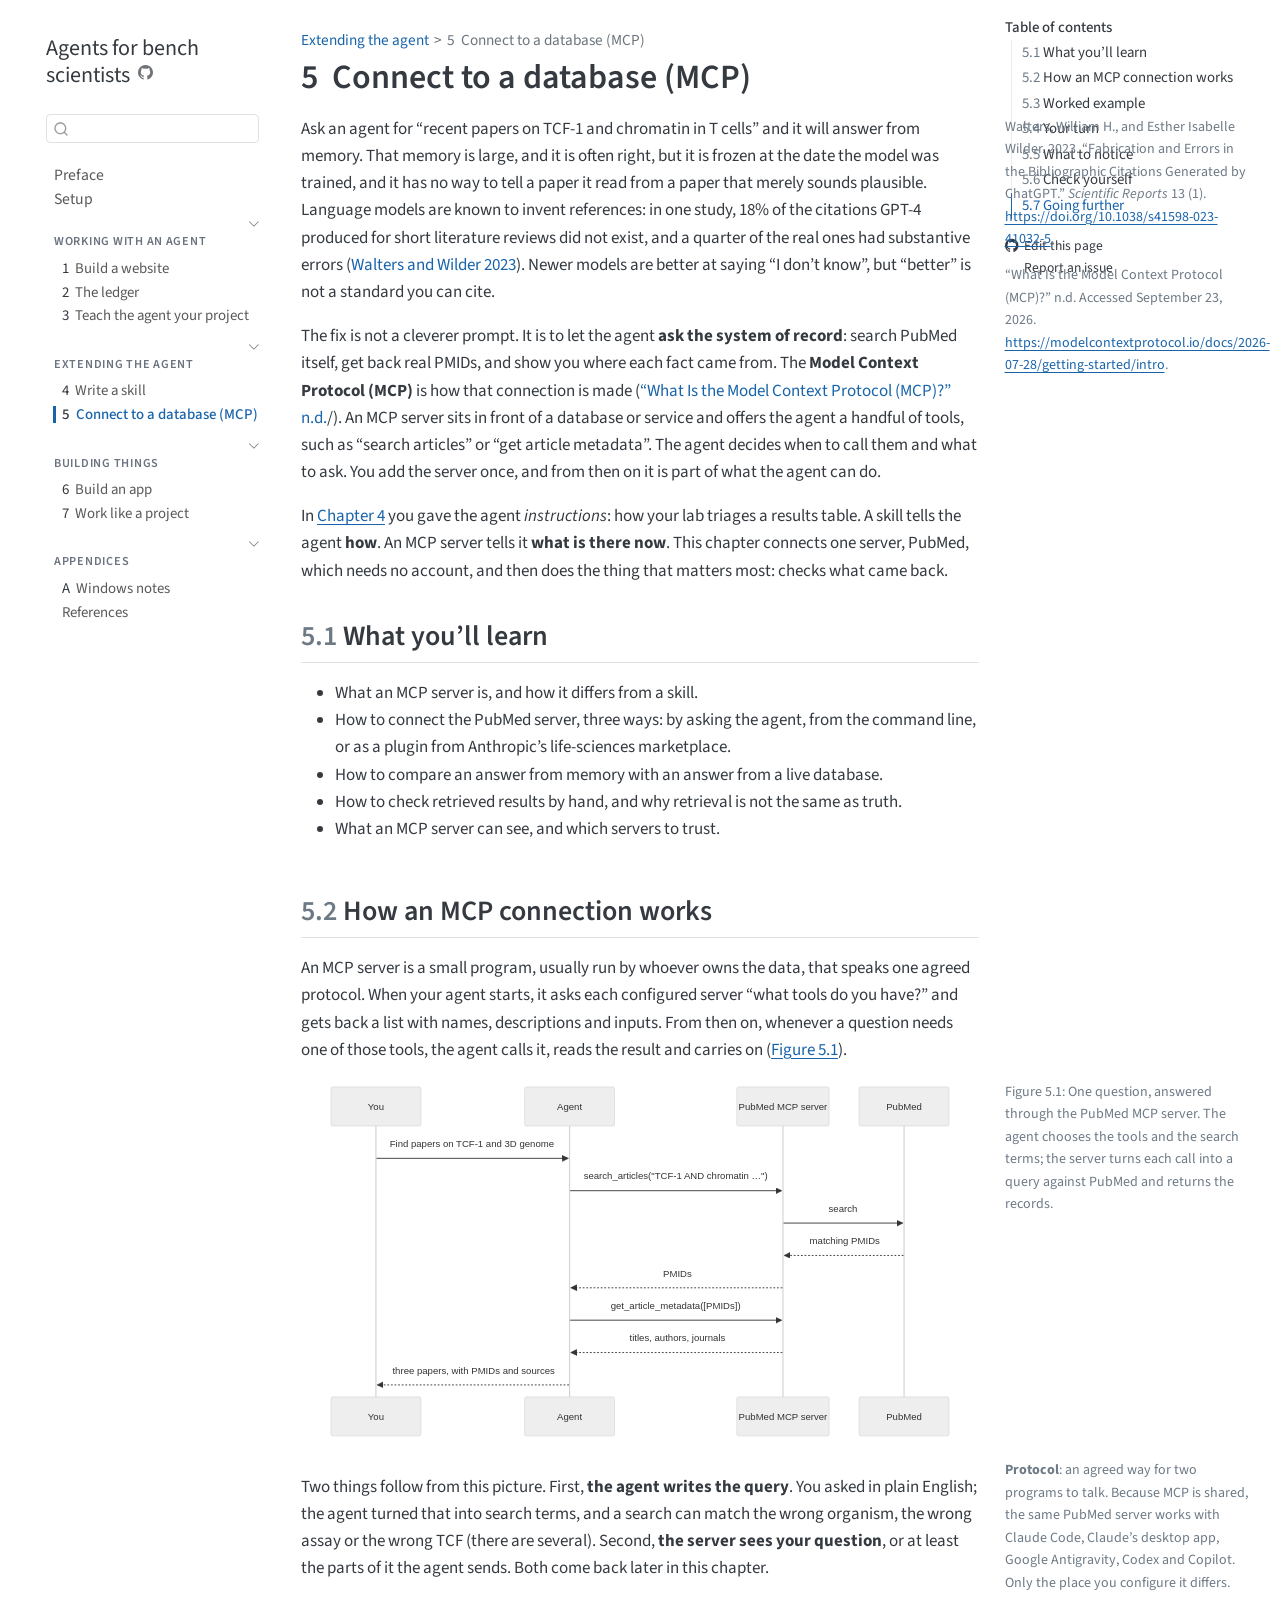
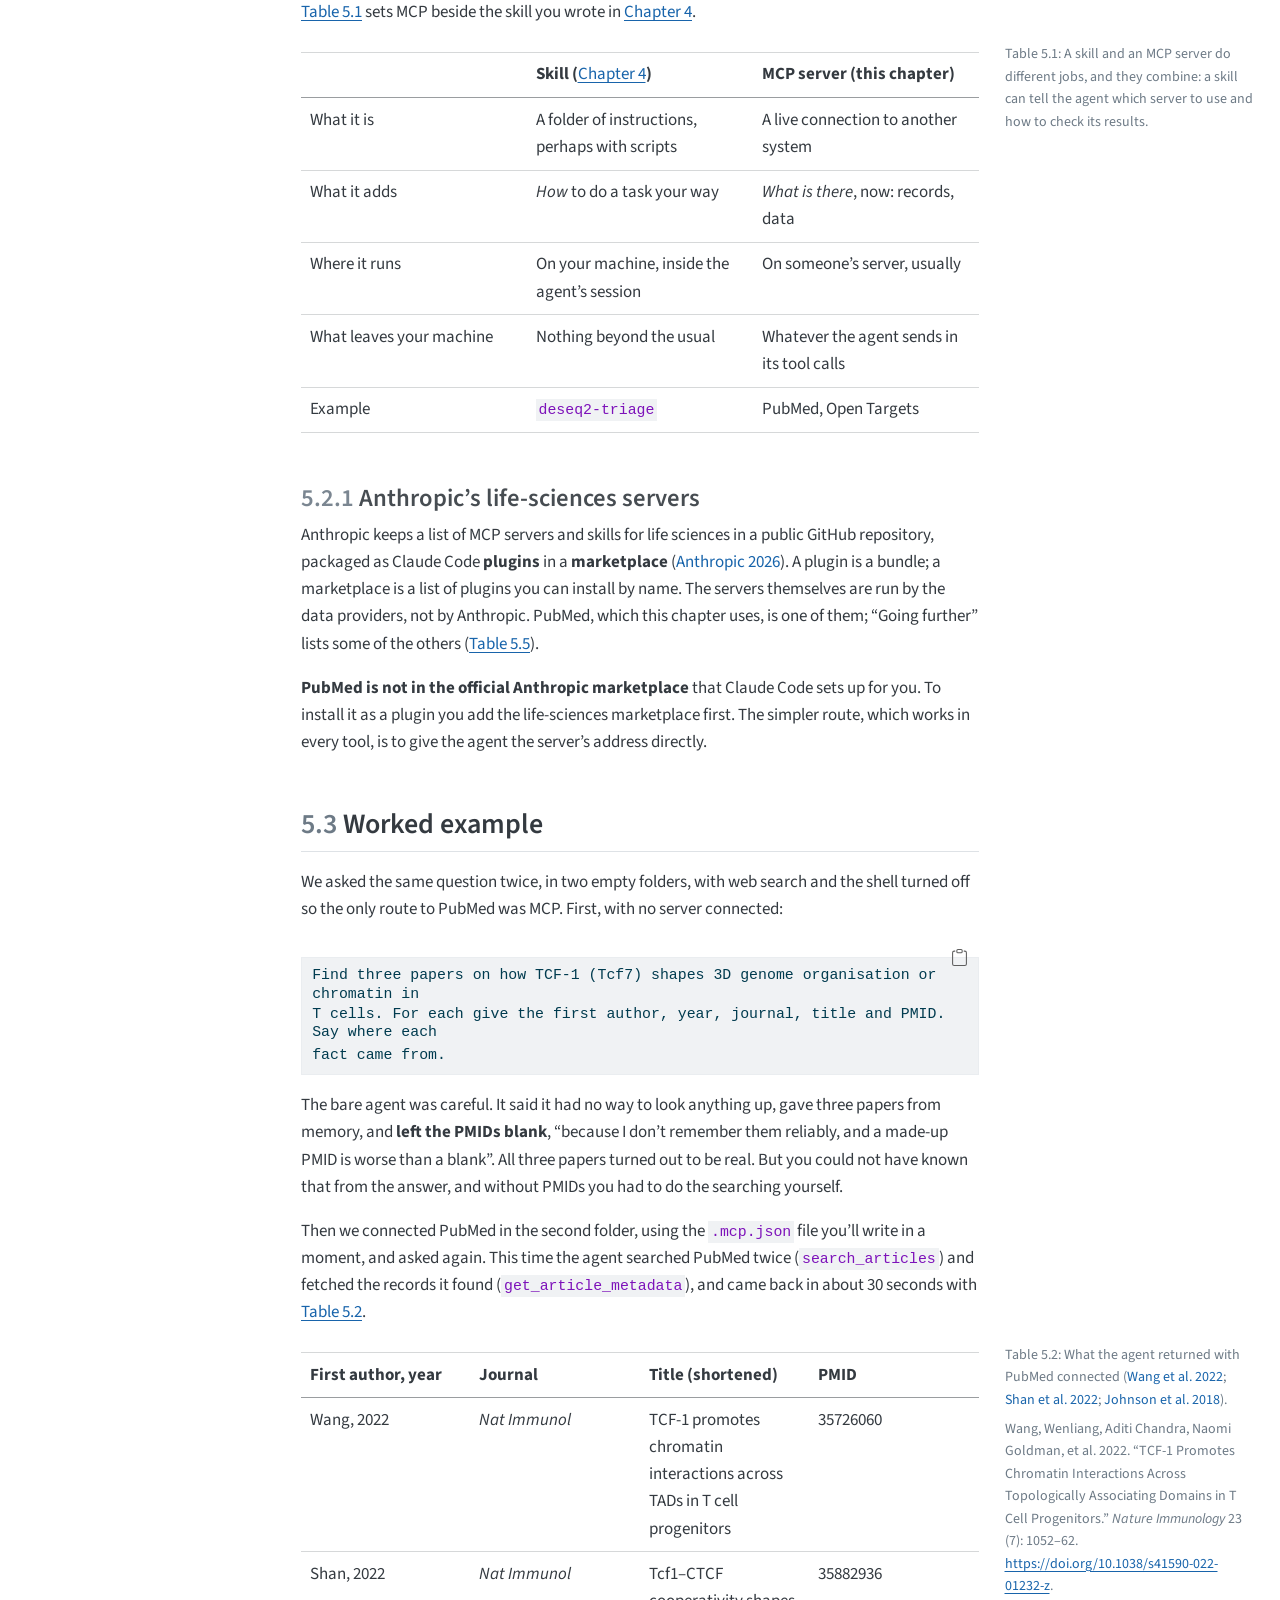
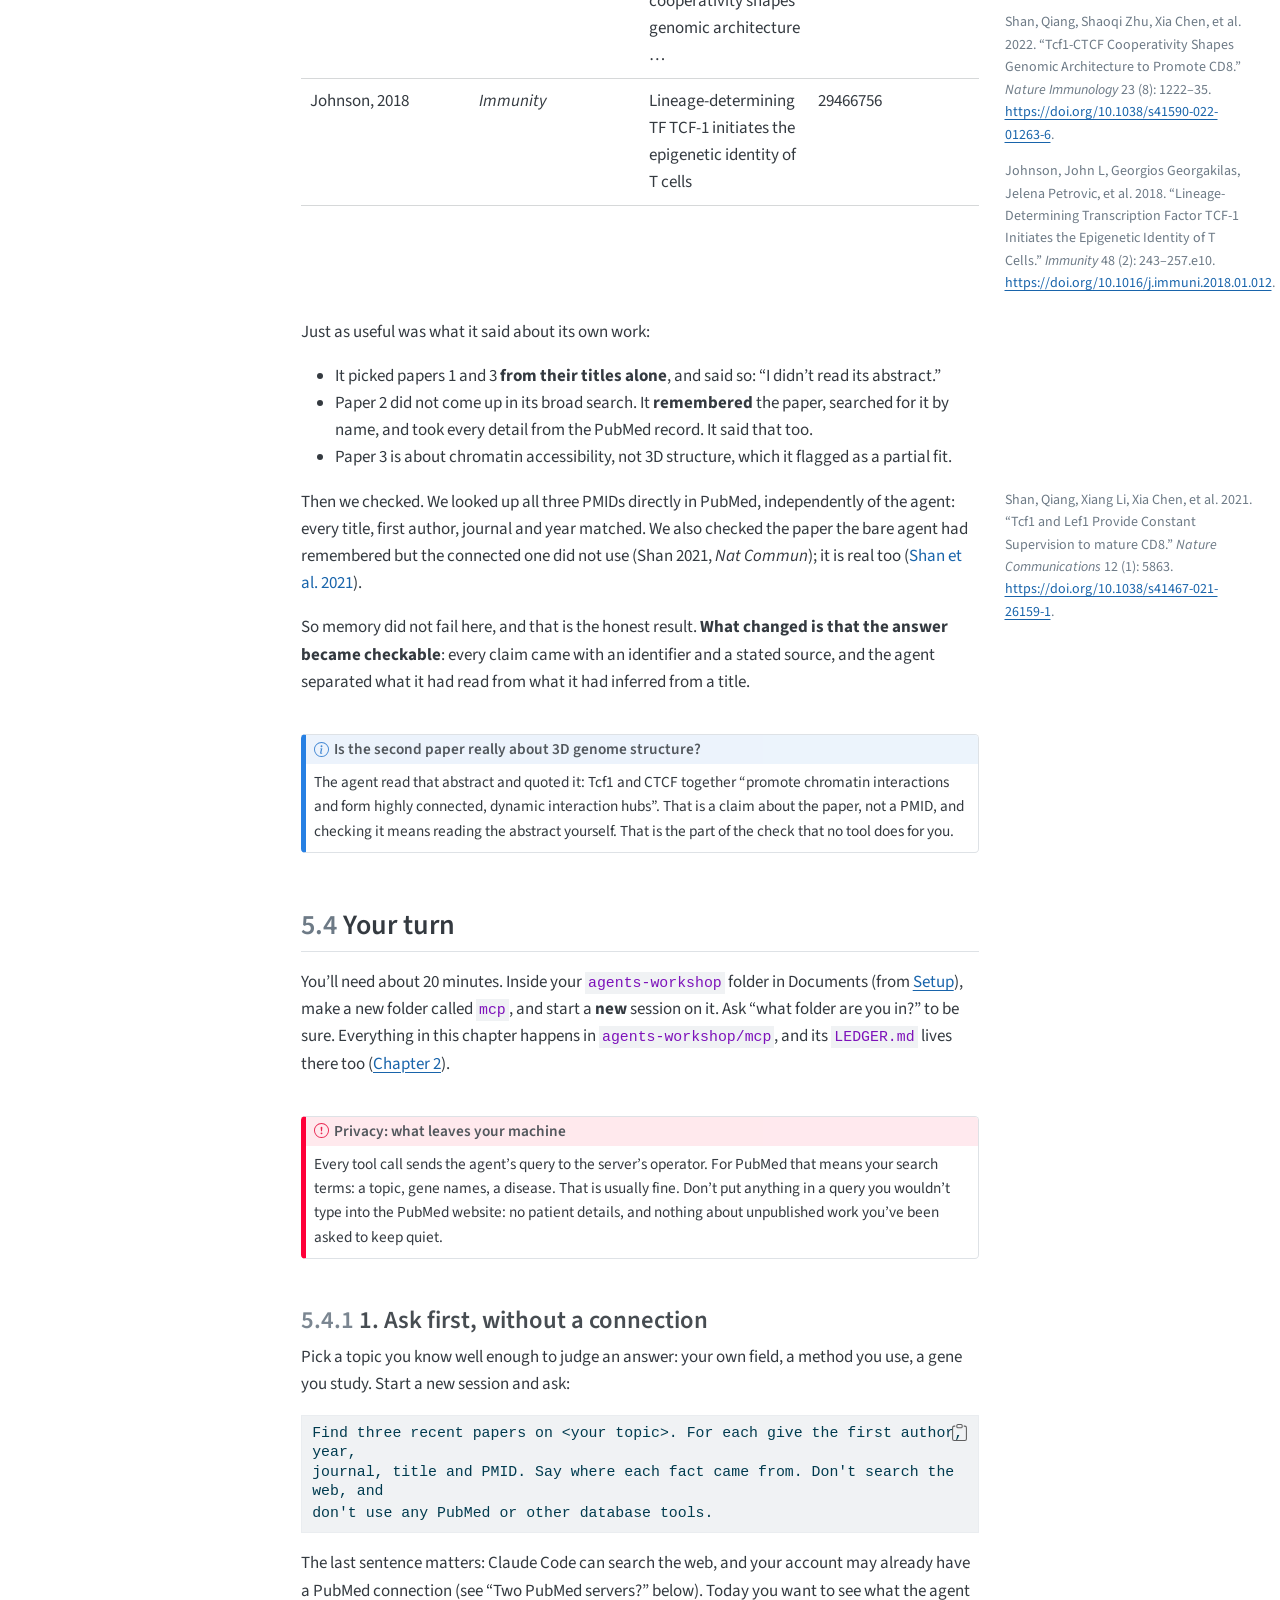
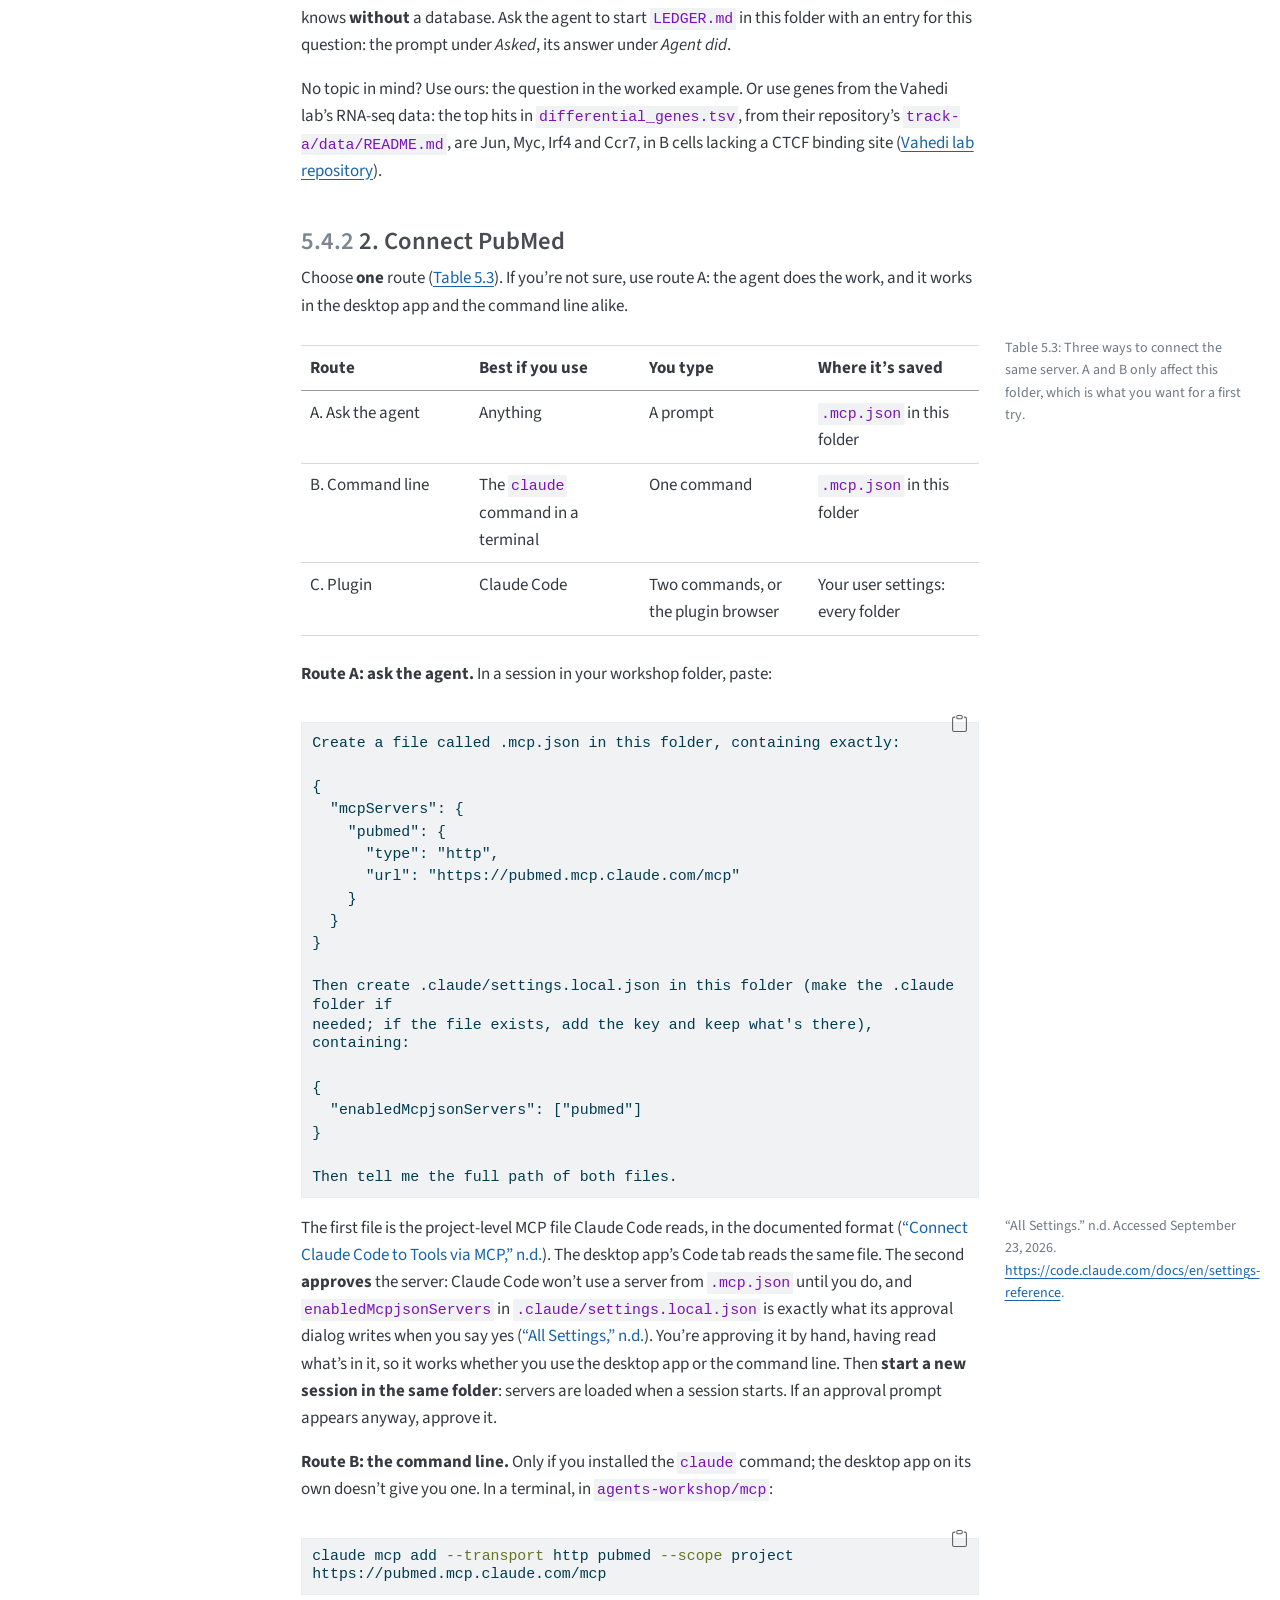
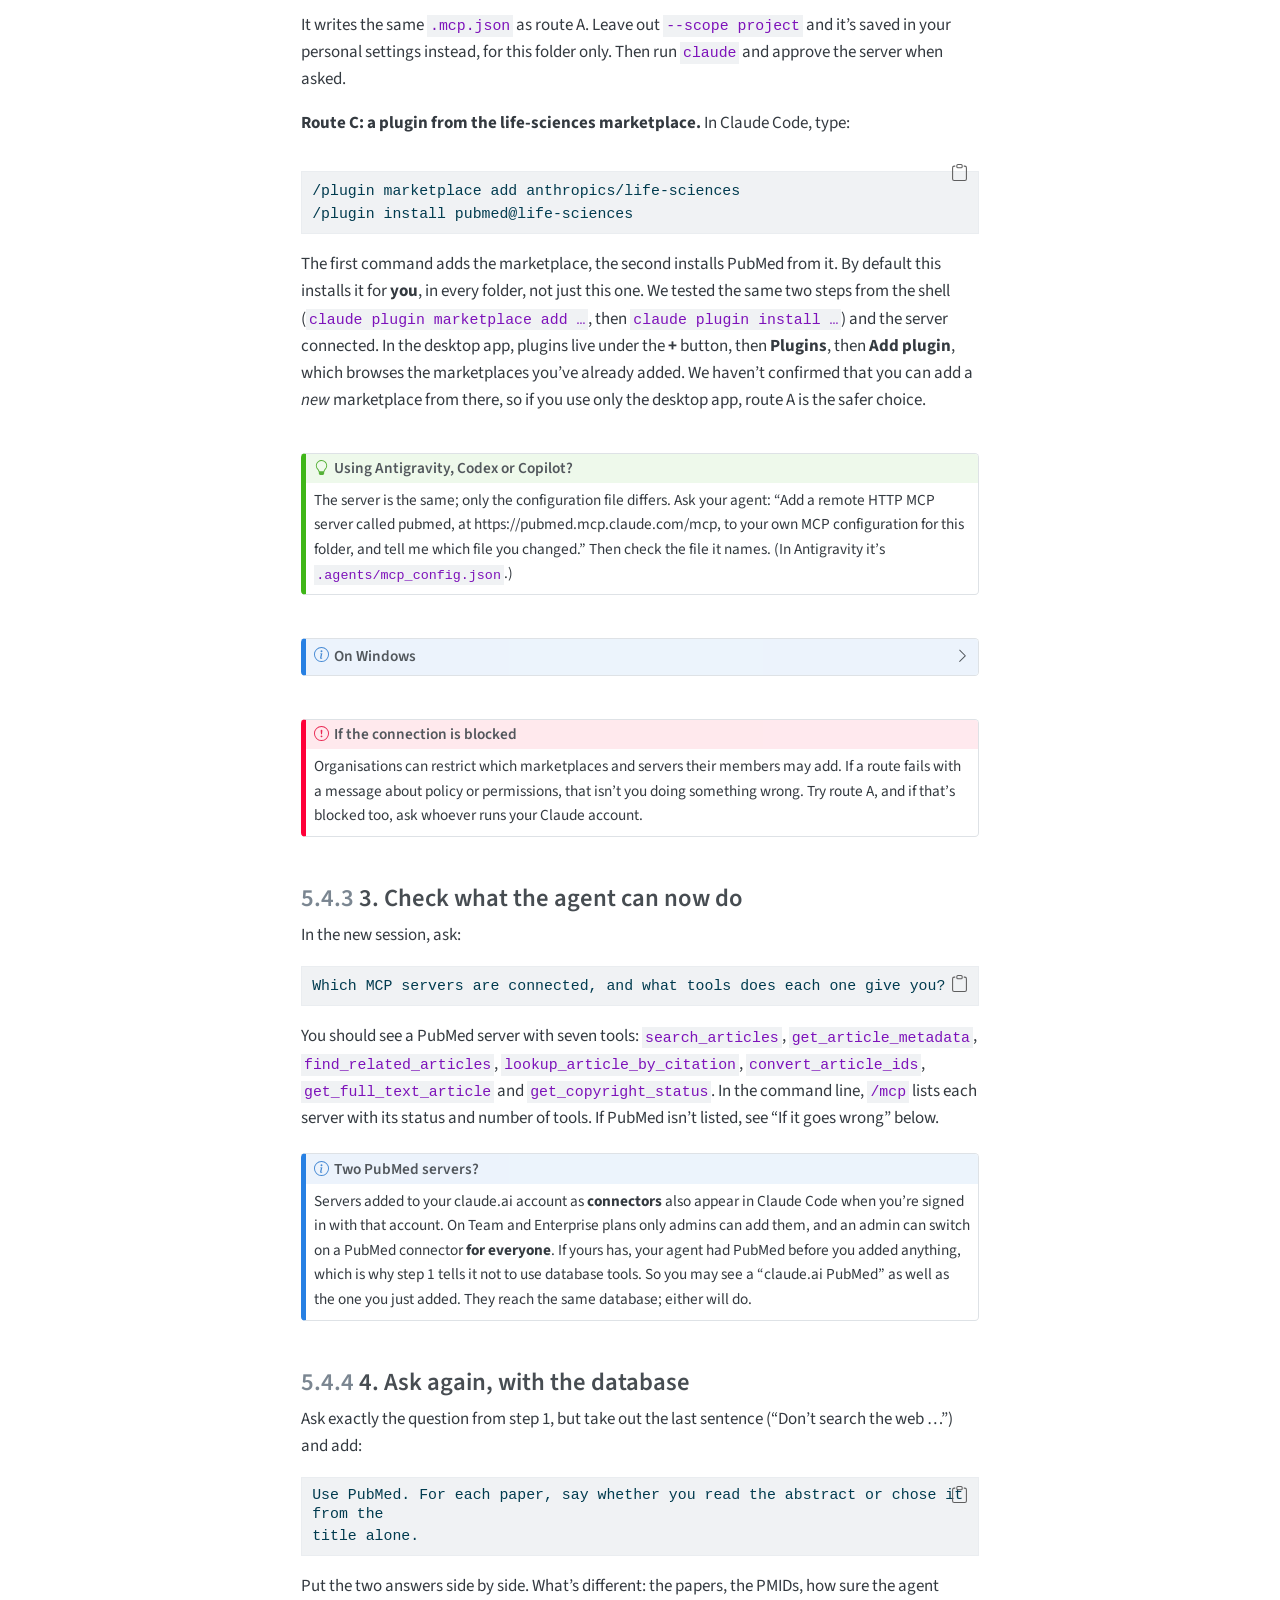
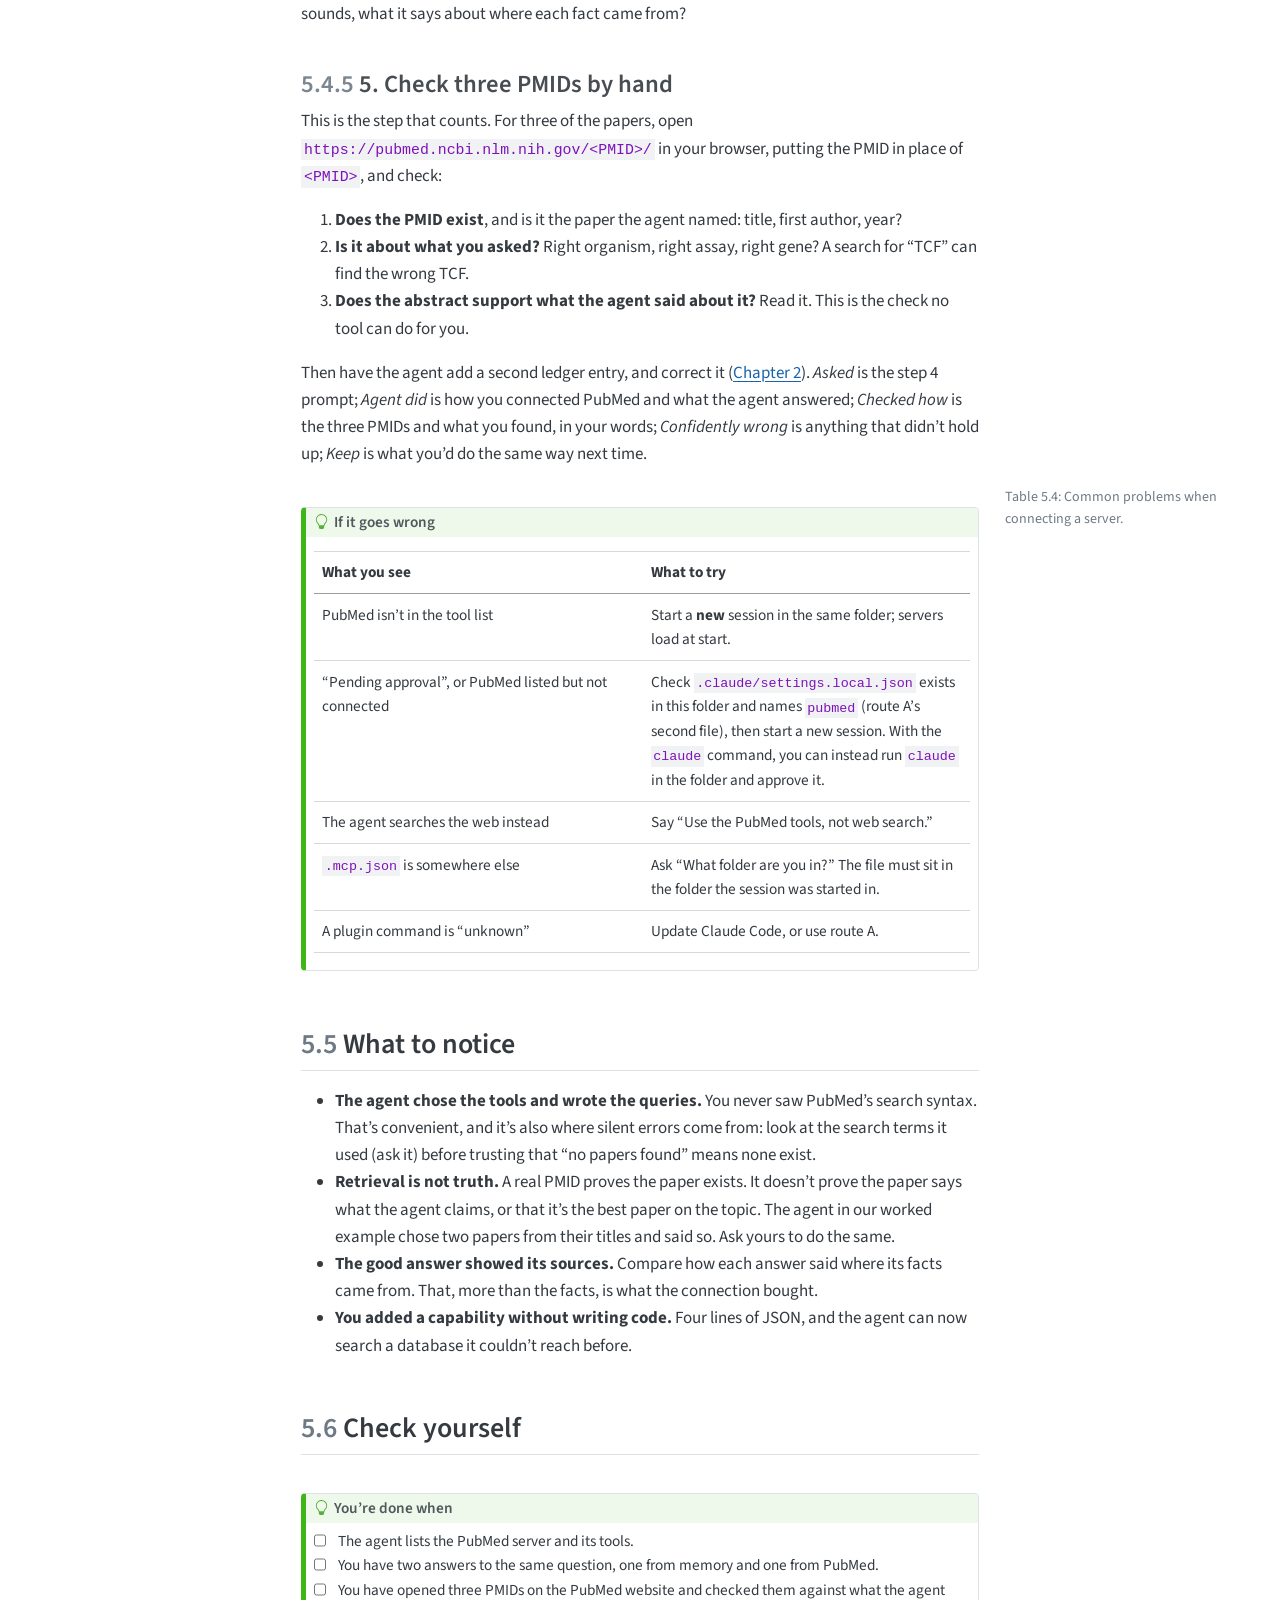
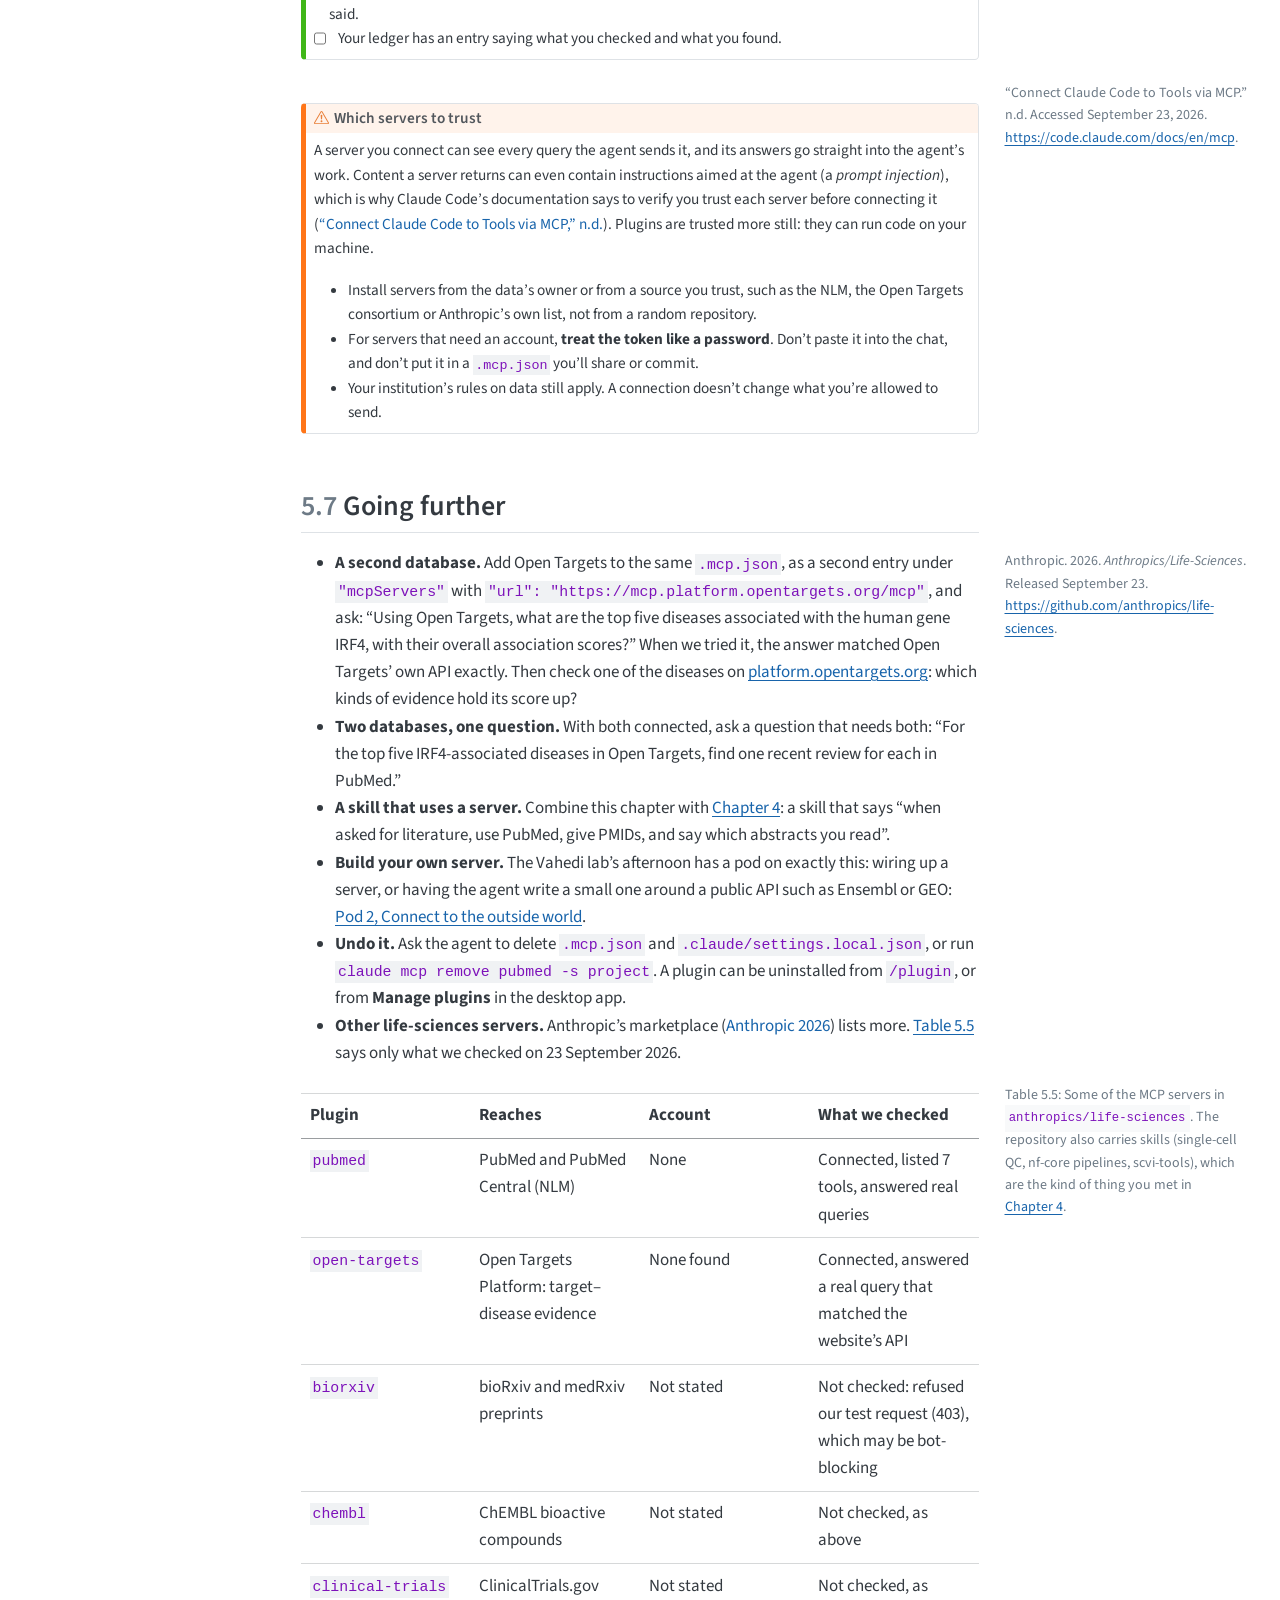
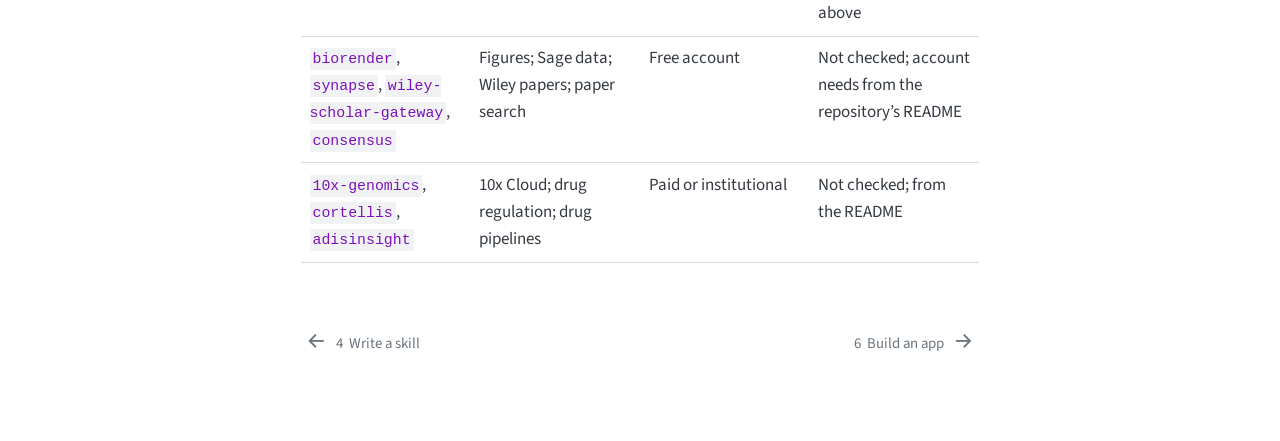
<file: docs/chapters/05-mcp.html>
<!DOCTYPE html>
<html xmlns="http://www.w3.org/1999/xhtml" lang="en" xml:lang="en"><head>

<meta charset="utf-8">
<meta name="generator" content="quarto-1.9.38">

<meta name="viewport" content="width=device-width, initial-scale=1.0, user-scalable=yes">


<title>5&nbsp; Connect to a database (MCP) – Agents for bench scientists</title>
<style>
/* Default styles provided by pandoc.
** See https://pandoc.org/MANUAL.html#variables-for-html for config info.
*/
code{white-space: pre-wrap;}
span.smallcaps{font-variant: small-caps;}
div.columns{display: flex; gap: min(4vw, 1.5em);}
div.column{flex: auto; overflow-x: auto;}
div.hanging-indent{margin-left: 1.5em; text-indent: -1.5em;}
ul.task-list{list-style: none;}
ul.task-list li input[type="checkbox"] {
  width: 0.8em;
  margin: 0 0.8em 0.2em -1em; /* quarto-specific, see https://github.com/quarto-dev/quarto-cli/issues/4556 */ 
  vertical-align: middle;
}
/* CSS for syntax highlighting */
html { -webkit-text-size-adjust: 100%; }
pre > code.sourceCode { white-space: pre; position: relative; }
pre > code.sourceCode > span { display: inline-block; line-height: 1.25; }
pre > code.sourceCode > span:empty { height: 1.2em; }
.sourceCode { overflow: visible; }
code.sourceCode > span { color: inherit; text-decoration: inherit; }
div.sourceCode { margin: 1em 0; }
pre.sourceCode { margin: 0; }
@media screen {
div.sourceCode { overflow: auto; }
}
@media print {
pre > code.sourceCode { white-space: pre-wrap; }
pre > code.sourceCode > span { text-indent: -5em; padding-left: 5em; }
}
pre.numberSource code
  { counter-reset: source-line 0; }
pre.numberSource code > span
  { position: relative; left: -4em; counter-increment: source-line; }
pre.numberSource code > span > a:first-child::before
  { content: counter(source-line);
    position: relative; left: -1em; text-align: right; vertical-align: baseline;
    border: none; display: inline-block;
    -webkit-touch-callout: none; -webkit-user-select: none;
    -khtml-user-select: none; -moz-user-select: none;
    -ms-user-select: none; user-select: none;
    padding: 0 4px; width: 4em;
  }
pre.numberSource { margin-left: 3em;  padding-left: 4px; }
div.sourceCode
  {   }
@media screen {
pre > code.sourceCode > span > a:first-child::before { text-decoration: underline; }
}
/* CSS for citations */
div.csl-bib-body { }
div.csl-entry {
  clear: both;
}
.hanging-indent div.csl-entry {
  margin-left:2em;
  text-indent:-2em;
}
div.csl-left-margin {
  min-width:2em;
  float:left;
}
div.csl-right-inline {
  margin-left:2em;
  padding-left:1em;
}
div.csl-indent {
  margin-left: 2em;
}</style>


<script src="../site_libs/quarto-nav/quarto-nav.js"></script>
<script src="../site_libs/quarto-nav/headroom.min.js"></script>
<script src="../site_libs/clipboard/clipboard.min.js"></script>
<script src="../site_libs/quarto-search/autocomplete.umd.js"></script>
<script src="../site_libs/quarto-search/fuse.min.js"></script>
<script src="../site_libs/quarto-search/quarto-search.js"></script>
<meta name="quarto:offset" content="../">
<link href="../chapters/06-build-an-app.html" rel="next">
<link href="../chapters/04-skills.html" rel="prev">
<script src="../site_libs/quarto-html/quarto.js" type="module"></script>
<script src="../site_libs/quarto-html/tabsets/tabsets.js" type="module"></script>
<script src="../site_libs/quarto-html/popper.min.js"></script>
<script src="../site_libs/quarto-html/tippy.umd.min.js"></script>
<script src="../site_libs/quarto-html/anchor.min.js"></script>
<link href="../site_libs/quarto-html/tippy.css" rel="stylesheet">
<link href="../site_libs/quarto-html/quarto-syntax-highlighting-15634bcf2e68342d4ad2dfa704d543f6.css" rel="stylesheet" id="quarto-text-highlighting-styles">
<script src="../site_libs/bootstrap/bootstrap.min.js"></script>
<link href="../site_libs/bootstrap/bootstrap-icons.css" rel="stylesheet">
<link href="../site_libs/bootstrap/bootstrap-8db532a760e6309ca89cbbb647cf1feb.min.css" rel="stylesheet" append-hash="true" id="quarto-bootstrap" data-mode="light">
<script id="quarto-search-options" type="application/json">{
  "location": "sidebar",
  "copy-button": false,
  "collapse-after": 3,
  "panel-placement": "start",
  "type": "textbox",
  "limit": 50,
  "keyboard-shortcut": [
    "f",
    "/",
    "s"
  ],
  "show-item-context": false,
  "language": {
    "search-no-results-text": "No results",
    "search-matching-documents-text": "matching documents",
    "search-copy-link-title": "Copy link to search",
    "search-hide-matches-text": "Hide additional matches",
    "search-more-match-text": "more match in this document",
    "search-more-matches-text": "more matches in this document",
    "search-clear-button-title": "Clear",
    "search-text-placeholder": "",
    "search-detached-cancel-button-title": "Cancel",
    "search-submit-button-title": "Submit",
    "search-label": "Search"
  }
}</script>
<script async="" src="https://www.googletagmanager.com/gtag/js?id=G-KLLV1GCF4E"></script>

<script type="text/javascript">

window.dataLayer = window.dataLayer || [];
function gtag(){dataLayer.push(arguments);}
gtag('js', new Date());
 
  gtag('consent', 'default', {
    'ad_storage': 'denied',
    'analytics_storage': 'denied'
  });
gtag('config', 'G-KLLV1GCF4E', { 'anonymize_ip': true});
</script>
<meta name="mermaid-theme" content="neutral">
<script src="../site_libs/quarto-diagram/mermaid.min.js"></script>
<script src="../site_libs/quarto-diagram/mermaid-init.js"></script>
<link href="../site_libs/quarto-diagram/mermaid.css" rel="stylesheet">


</head>

<body class="nav-sidebar floating slimcontent quarto-light">

<div id="quarto-search-results"></div>
  <header id="quarto-header" class="headroom fixed-top">
  <nav class="quarto-secondary-nav">
    <div class="container-fluid d-flex">
      <button type="button" class="quarto-btn-toggle btn" data-bs-toggle="collapse" role="button" data-bs-target=".quarto-sidebar-collapse-item" aria-controls="quarto-sidebar" aria-expanded="false" aria-label="Toggle sidebar navigation" onclick="if (window.quartoToggleHeadroom) { window.quartoToggleHeadroom(); }">
        <i class="bi bi-layout-text-sidebar-reverse"></i>
      </button>
        <nav class="quarto-page-breadcrumbs" aria-label="breadcrumb"><ol class="breadcrumb"><li class="breadcrumb-item"><a href="../chapters/04-skills.html">Extending the agent</a></li><li class="breadcrumb-item"><a href="../chapters/05-mcp.html"><span class="chapter-number">5</span>&nbsp; <span class="chapter-title">Connect to a database (MCP)</span></a></li></ol></nav>
        <a class="flex-grow-1" role="navigation" data-bs-toggle="collapse" data-bs-target=".quarto-sidebar-collapse-item" aria-controls="quarto-sidebar" aria-expanded="false" aria-label="Toggle sidebar navigation" onclick="if (window.quartoToggleHeadroom) { window.quartoToggleHeadroom(); }">      
        </a>
      <button type="button" class="btn quarto-search-button" aria-label="Search" onclick="window.quartoOpenSearch();">
        <i class="bi bi-search"></i>
      </button>
    </div>
  </nav>
</header>
<!-- content -->
<div id="quarto-content" class="quarto-container page-columns page-rows-contents page-layout-article">
<!-- sidebar -->
  <nav id="quarto-sidebar" class="sidebar collapse collapse-horizontal quarto-sidebar-collapse-item sidebar-navigation floating overflow-auto">
    <div class="pt-lg-2 mt-2 text-left sidebar-header">
    <div class="sidebar-title mb-0 py-0">
      <a href="../">Agents for bench scientists</a> 
        <div class="sidebar-tools-main">
    <a href="https://github.com/seandavi/2026-penn-epigen-agentic-workshop/tree/main/book/" title="Source Code" class="quarto-navigation-tool px-1" aria-label="Source Code"><i class="bi bi-github"></i></a>
</div>
    </div>
      </div>
        <div class="mt-2 flex-shrink-0 align-items-center">
        <div class="sidebar-search">
        <div id="quarto-search" class="" title="Search"></div>
        </div>
        </div>
    <div class="sidebar-menu-container"> 
    <ul class="list-unstyled mt-1">
        <li class="sidebar-item">
  <div class="sidebar-item-container"> 
  <a href="../index.html" class="sidebar-item-text sidebar-link">
 <span class="menu-text">Preface</span></a>
  </div>
</li>
        <li class="sidebar-item">
  <div class="sidebar-item-container"> 
  <a href="../chapters/00-setup.html" class="sidebar-item-text sidebar-link">
 <span class="menu-text">Setup</span></a>
  </div>
</li>
        <li class="sidebar-item sidebar-item-section">
      <div class="sidebar-item-container"> 
            <a class="sidebar-item-text sidebar-link text-start" data-bs-toggle="collapse" data-bs-target="#quarto-sidebar-section-1" role="navigation" aria-expanded="true">
 <span class="menu-text">Working with an agent</span></a>
          <a class="sidebar-item-toggle text-start" data-bs-toggle="collapse" data-bs-target="#quarto-sidebar-section-1" role="navigation" aria-expanded="true" aria-label="Toggle section">
            <i class="bi bi-chevron-right ms-2"></i>
          </a> 
      </div>
      <ul id="quarto-sidebar-section-1" class="collapse list-unstyled sidebar-section depth1 show">  
          <li class="sidebar-item">
  <div class="sidebar-item-container"> 
  <a href="../chapters/01-website.html" class="sidebar-item-text sidebar-link">
 <span class="menu-text"><span class="chapter-number">1</span>&nbsp; <span class="chapter-title">Build a website</span></span></a>
  </div>
</li>
          <li class="sidebar-item">
  <div class="sidebar-item-container"> 
  <a href="../chapters/02-ledger.html" class="sidebar-item-text sidebar-link">
 <span class="menu-text"><span class="chapter-number">2</span>&nbsp; <span class="chapter-title">The ledger</span></span></a>
  </div>
</li>
          <li class="sidebar-item">
  <div class="sidebar-item-container"> 
  <a href="../chapters/03-teach-your-agent.html" class="sidebar-item-text sidebar-link">
 <span class="menu-text"><span class="chapter-number">3</span>&nbsp; <span class="chapter-title">Teach the agent your project</span></span></a>
  </div>
</li>
      </ul>
  </li>
        <li class="sidebar-item sidebar-item-section">
      <div class="sidebar-item-container"> 
            <a class="sidebar-item-text sidebar-link text-start" data-bs-toggle="collapse" data-bs-target="#quarto-sidebar-section-2" role="navigation" aria-expanded="true">
 <span class="menu-text">Extending the agent</span></a>
          <a class="sidebar-item-toggle text-start" data-bs-toggle="collapse" data-bs-target="#quarto-sidebar-section-2" role="navigation" aria-expanded="true" aria-label="Toggle section">
            <i class="bi bi-chevron-right ms-2"></i>
          </a> 
      </div>
      <ul id="quarto-sidebar-section-2" class="collapse list-unstyled sidebar-section depth1 show">  
          <li class="sidebar-item">
  <div class="sidebar-item-container"> 
  <a href="../chapters/04-skills.html" class="sidebar-item-text sidebar-link">
 <span class="menu-text"><span class="chapter-number">4</span>&nbsp; <span class="chapter-title">Write a skill</span></span></a>
  </div>
</li>
          <li class="sidebar-item">
  <div class="sidebar-item-container"> 
  <a href="../chapters/05-mcp.html" class="sidebar-item-text sidebar-link active">
 <span class="menu-text"><span class="chapter-number">5</span>&nbsp; <span class="chapter-title">Connect to a database (MCP)</span></span></a>
  </div>
</li>
      </ul>
  </li>
        <li class="sidebar-item sidebar-item-section">
      <div class="sidebar-item-container"> 
            <a class="sidebar-item-text sidebar-link text-start" data-bs-toggle="collapse" data-bs-target="#quarto-sidebar-section-3" role="navigation" aria-expanded="true">
 <span class="menu-text">Building things</span></a>
          <a class="sidebar-item-toggle text-start" data-bs-toggle="collapse" data-bs-target="#quarto-sidebar-section-3" role="navigation" aria-expanded="true" aria-label="Toggle section">
            <i class="bi bi-chevron-right ms-2"></i>
          </a> 
      </div>
      <ul id="quarto-sidebar-section-3" class="collapse list-unstyled sidebar-section depth1 show">  
          <li class="sidebar-item">
  <div class="sidebar-item-container"> 
  <a href="../chapters/06-build-an-app.html" class="sidebar-item-text sidebar-link">
 <span class="menu-text"><span class="chapter-number">6</span>&nbsp; <span class="chapter-title">Build an app</span></span></a>
  </div>
</li>
          <li class="sidebar-item">
  <div class="sidebar-item-container"> 
  <a href="../chapters/07-work-like-a-project.html" class="sidebar-item-text sidebar-link">
 <span class="menu-text"><span class="chapter-number">7</span>&nbsp; <span class="chapter-title">Work like a project</span></span></a>
  </div>
</li>
      </ul>
  </li>
        <li class="sidebar-item sidebar-item-section">
      <div class="sidebar-item-container"> 
            <a class="sidebar-item-text sidebar-link text-start" data-bs-toggle="collapse" data-bs-target="#quarto-sidebar-section-4" role="navigation" aria-expanded="true">
 <span class="menu-text">Appendices</span></a>
          <a class="sidebar-item-toggle text-start" data-bs-toggle="collapse" data-bs-target="#quarto-sidebar-section-4" role="navigation" aria-expanded="true" aria-label="Toggle section">
            <i class="bi bi-chevron-right ms-2"></i>
          </a> 
      </div>
      <ul id="quarto-sidebar-section-4" class="collapse list-unstyled sidebar-section depth1 show">  
          <li class="sidebar-item">
  <div class="sidebar-item-container"> 
  <a href="../appendices/windows.html" class="sidebar-item-text sidebar-link">
 <span class="menu-text"><span class="chapter-number">A</span>&nbsp; <span class="chapter-title">Windows notes</span></span></a>
  </div>
</li>
          <li class="sidebar-item">
  <div class="sidebar-item-container"> 
  <a href="../appendices/references.html" class="sidebar-item-text sidebar-link">
 <span class="menu-text">References</span></a>
  </div>
</li>
      </ul>
  </li>
    </ul>
    </div>
</nav>
<div id="quarto-sidebar-glass" class="quarto-sidebar-collapse-item" data-bs-toggle="collapse" data-bs-target=".quarto-sidebar-collapse-item"></div>
<!-- margin-sidebar -->
    <div id="quarto-margin-sidebar" class="sidebar margin-sidebar">
        <nav id="TOC" role="doc-toc" class="toc-active">
    <h2 id="toc-title">Table of contents</h2>
   
  <ul>
  <li><a href="#what-youll-learn" id="toc-what-youll-learn" class="nav-link active" data-scroll-target="#what-youll-learn"><span class="header-section-number">5.1</span> What you’ll learn</a></li>
  <li><a href="#how-an-mcp-connection-works" id="toc-how-an-mcp-connection-works" class="nav-link" data-scroll-target="#how-an-mcp-connection-works"><span class="header-section-number">5.2</span> How an MCP connection works</a>
  <ul class="collapse">
  <li><a href="#anthropics-life-sciences-servers" id="toc-anthropics-life-sciences-servers" class="nav-link" data-scroll-target="#anthropics-life-sciences-servers"><span class="header-section-number">5.2.1</span> Anthropic’s life-sciences servers</a></li>
  </ul></li>
  <li><a href="#worked-example" id="toc-worked-example" class="nav-link" data-scroll-target="#worked-example"><span class="header-section-number">5.3</span> Worked example</a></li>
  <li><a href="#your-turn" id="toc-your-turn" class="nav-link" data-scroll-target="#your-turn"><span class="header-section-number">5.4</span> Your turn</a>
  <ul class="collapse">
  <li><a href="#ask-first-without-a-connection" id="toc-ask-first-without-a-connection" class="nav-link" data-scroll-target="#ask-first-without-a-connection"><span class="header-section-number">5.4.1</span> 1. Ask first, without a connection</a></li>
  <li><a href="#connect-pubmed" id="toc-connect-pubmed" class="nav-link" data-scroll-target="#connect-pubmed"><span class="header-section-number">5.4.2</span> 2. Connect PubMed</a></li>
  <li><a href="#check-what-the-agent-can-now-do" id="toc-check-what-the-agent-can-now-do" class="nav-link" data-scroll-target="#check-what-the-agent-can-now-do"><span class="header-section-number">5.4.3</span> 3. Check what the agent can now do</a></li>
  <li><a href="#ask-again-with-the-database" id="toc-ask-again-with-the-database" class="nav-link" data-scroll-target="#ask-again-with-the-database"><span class="header-section-number">5.4.4</span> 4. Ask again, with the database</a></li>
  <li><a href="#check-three-pmids-by-hand" id="toc-check-three-pmids-by-hand" class="nav-link" data-scroll-target="#check-three-pmids-by-hand"><span class="header-section-number">5.4.5</span> 5. Check three PMIDs by hand</a></li>
  </ul></li>
  <li><a href="#what-to-notice" id="toc-what-to-notice" class="nav-link" data-scroll-target="#what-to-notice"><span class="header-section-number">5.5</span> What to notice</a></li>
  <li><a href="#check-yourself" id="toc-check-yourself" class="nav-link" data-scroll-target="#check-yourself"><span class="header-section-number">5.6</span> Check yourself</a></li>
  <li><a href="#going-further" id="toc-going-further" class="nav-link" data-scroll-target="#going-further"><span class="header-section-number">5.7</span> Going further</a></li>
  </ul>
<div class="toc-actions"><ul><li><a href="https://github.com/seandavi/2026-penn-epigen-agentic-workshop/edit/main/book/chapters/05-mcp.qmd" class="toc-action"><i class="bi bi-github"></i>Edit this page</a></li><li><a href="https://github.com/seandavi/2026-penn-epigen-agentic-workshop/issues/new" class="toc-action"><i class="bi empty"></i>Report an issue</a></li></ul></div></nav>
    </div>
<!-- main -->
<main class="content page-columns page-full" id="quarto-document-content">

<header id="title-block-header" class="quarto-title-block default"><nav class="quarto-page-breadcrumbs quarto-title-breadcrumbs d-none d-lg-block" aria-label="breadcrumb"><ol class="breadcrumb"><li class="breadcrumb-item"><a href="../chapters/04-skills.html">Extending the agent</a></li><li class="breadcrumb-item"><a href="../chapters/05-mcp.html"><span class="chapter-number">5</span>&nbsp; <span class="chapter-title">Connect to a database (MCP)</span></a></li></ol></nav>
<div class="quarto-title">
<h1 class="title"><span id="sec-mcp" class="quarto-section-identifier"><span class="chapter-number">5</span>&nbsp; <span class="chapter-title">Connect to a database (MCP)</span></span></h1>
</div>



<div class="quarto-title-meta">

    
  
    
  </div>
  


</header>


<p>Ask an agent for “recent papers on TCF-1 and chromatin in T cells” and it will answer from memory. That memory is large, and it is often right, but it is frozen at the date the model was trained, and it has no way to tell a paper it read from a paper that merely sounds plausible. Language models are known to invent references: in one study, 18% of the citations GPT-4 produced for short literature reviews did not exist, and a quarter of the real ones had substantive errors <span class="citation" data-cites="doi:10.1038/s41598-023-41032-5">(<a href="../appendices/references.html#ref-doi:10.1038/s41598-023-41032-5" role="doc-biblioref">Walters and Wilder 2023</a>)</span>. Newer models are better at saying “I don’t know”, but “better” is not a standard you can cite.</p>
<div class="no-row-height column-margin column-container"><div id="ref-doi:10.1038/s41598-023-41032-5" class="csl-entry" role="listitem">
Walters, William H., and Esther Isabelle Wilder. 2023. <span>“Fabrication and Errors in the Bibliographic Citations Generated by <span>ChatGPT</span>.”</span> <em>Scientific Reports</em> 13 (1). <a href="https://doi.org/10.1038/s41598-023-41032-5">https://doi.org/10.1038/s41598-023-41032-5</a>.
</div><div id="ref-url:https://modelcontextprotocol.io" class="csl-entry" role="listitem">
<span>“What Is the <span>Model</span> <span>Context</span> <span>Protocol</span> <span>(MCP)?</span>”</span> n.d. Accessed September 23, 2026. <a href="https://modelcontextprotocol.io/docs/2026-07-28/getting-started/intro">https://modelcontextprotocol.io/docs/2026-07-28/getting-started/intro</a>.
</div></div><p>The fix is not a cleverer prompt. It is to let the agent <strong>ask the system of record</strong>: search PubMed itself, get back real PMIDs, and show you where each fact came from. The <strong>Model Context Protocol (MCP)</strong> is how that connection is made <span class="citation" data-cites="url:https://modelcontextprotocol.io">(<a href="../appendices/references.html#ref-url:https://modelcontextprotocol.io" role="doc-biblioref"><span>“What Is the <span>Model</span> <span>Context</span> <span>Protocol</span> <span>(MCP)?</span>”</span> n.d.</a>/)</span>. An MCP server sits in front of a database or service and offers the agent a handful of tools, such as “search articles” or “get article metadata”. The agent decides when to call them and what to ask. You add the server once, and from then on it is part of what the agent can do.</p>
<p>In <a href="04-skills.html" class="quarto-xref"><span>Chapter 4</span></a> you gave the agent <em>instructions</em>: how your lab triages a results table. A skill tells the agent <strong>how</strong>. An MCP server tells it <strong>what is there now</strong>. This chapter connects one server, PubMed, which needs no account, and then does the thing that matters most: checks what came back.</p>
<section id="what-youll-learn" class="level2" data-number="5.1">
<h2 data-number="5.1" class="anchored" data-anchor-id="what-youll-learn"><span class="header-section-number">5.1</span> What you’ll learn</h2>
<ul>
<li>What an MCP server is, and how it differs from a skill.</li>
<li>How to connect the PubMed server, three ways: by asking the agent, from the command line, or as a plugin from Anthropic’s life-sciences marketplace.</li>
<li>How to compare an answer from memory with an answer from a live database.</li>
<li>How to check retrieved results by hand, and why retrieval is not the same as truth.</li>
<li>What an MCP server can see, and which servers to trust.</li>
</ul>
</section>
<section id="how-an-mcp-connection-works" class="level2 page-columns page-full" data-number="5.2">
<h2 data-number="5.2" class="anchored" data-anchor-id="how-an-mcp-connection-works"><span class="header-section-number">5.2</span> How an MCP connection works</h2>
<p>An MCP server is a small program, usually run by whoever owns the data, that speaks one agreed protocol. When your agent starts, it asks each configured server “what tools do you have?” and gets back a list with names, descriptions and inputs. From then on, whenever a question needs one of those tools, the agent calls it, reads the result and carries on (<a href="#fig-mcp-flow" class="quarto-xref">Figure&nbsp;<span>5.1</span></a>).</p>
<div class="cell page-columns page-full" data-layout-align="default">
<div class="cell-output-display page-columns page-full">
<div id="fig-mcp-flow" class="quarto-float quarto-figure quarto-figure-center anchored page-columns page-full">
<figure class="quarto-float quarto-float-fig figure page-columns page-full">
<div aria-describedby="fig-mcp-flow-caption-0ceaefa1-69ba-4598-a22c-09a6ac19f8ca">
<div>
<pre class="mermaid mermaid-js" data-label="fig-mcp-flow">sequenceDiagram
  accDescr: A sequence diagram with four participants - You, Agent, PubMed MCP server
    participant You
    participant Agent
    participant Server as PubMed MCP server
    participant PubMed
    You-&gt;&gt;Agent: Find papers on TCF-1 and 3D genome
    Agent-&gt;&gt;Server: search_articles("TCF-1 AND chromatin …")
    Server-&gt;&gt;PubMed: search
    PubMed--&gt;&gt;Server: matching PMIDs
    Server--&gt;&gt;Agent: PMIDs
    Agent-&gt;&gt;Server: get_article_metadata([PMIDs])
    Server--&gt;&gt;Agent: titles, authors, journals
    Agent--&gt;&gt;You: three papers, with PMIDs and sources
</pre>
</div>
</div>
<figcaption class="quarto-float-caption-margin quarto-float-caption quarto-float-fig margin-caption" id="fig-mcp-flow-caption-0ceaefa1-69ba-4598-a22c-09a6ac19f8ca">
Figure&nbsp;5.1: One question, answered through the PubMed MCP server. The agent chooses the tools and the search terms; the server turns each call into a query against PubMed and returns the records.
</figcaption>
</figure>
</div>
</div>
</div>

<div class="no-row-height column-margin column-container"><div class="">
<p><strong>Protocol</strong>: an agreed way for two programs to talk. Because MCP is shared, the same PubMed server works with Claude Code, Claude’s desktop app, Google Antigravity, Codex and Copilot. Only the place you configure it differs.</p>
</div></div><p>Two things follow from this picture. First, <strong>the agent writes the query</strong>. You asked in plain English; the agent turned that into search terms, and a search can match the wrong organism, the wrong assay or the wrong TCF (there are several). Second, <strong>the server sees your question</strong>, or at least the parts of it the agent sends. Both come back later in this chapter.</p>
<p><a href="#tbl-mcp-vs-skill" class="quarto-xref">Table&nbsp;<span>5.1</span></a> sets MCP beside the skill you wrote in <a href="04-skills.html" class="quarto-xref"><span>Chapter 4</span></a>.</p>
<div id="tbl-mcp-vs-skill" class="quarto-float quarto-figure quarto-figure-center anchored page-columns page-full">
<figure class="quarto-float quarto-float-tbl figure page-columns page-full">
<div aria-describedby="tbl-mcp-vs-skill-caption-0ceaefa1-69ba-4598-a22c-09a6ac19f8ca">
<table class="table">
<colgroup>
<col style="width: 33%">
<col style="width: 33%">
<col style="width: 33%">
</colgroup>
<thead>
<tr class="header">
<th></th>
<th>Skill (<a href="04-skills.html" class="quarto-xref"><span>Chapter 4</span></a>)</th>
<th>MCP server (this chapter)</th>
</tr>
</thead>
<tbody>
<tr class="odd">
<td>What it is</td>
<td>A folder of instructions, perhaps with scripts</td>
<td>A live connection to another system</td>
</tr>
<tr class="even">
<td>What it adds</td>
<td><em>How</em> to do a task your way</td>
<td><em>What is there</em>, now: records, data</td>
</tr>
<tr class="odd">
<td>Where it runs</td>
<td>On your machine, inside the agent’s session</td>
<td>On someone’s server, usually</td>
</tr>
<tr class="even">
<td>What leaves your machine</td>
<td>Nothing beyond the usual</td>
<td>Whatever the agent sends in its tool calls</td>
</tr>
<tr class="odd">
<td>Example</td>
<td><code>deseq2-triage</code></td>
<td>PubMed, Open Targets</td>
</tr>
</tbody>
</table>
</div>
<figcaption class="quarto-float-caption-margin quarto-float-caption quarto-float-tbl margin-caption" id="tbl-mcp-vs-skill-caption-0ceaefa1-69ba-4598-a22c-09a6ac19f8ca">
Table&nbsp;5.1: A skill and an MCP server do different jobs, and they combine: a skill can tell the agent which server to use and how to check its results.
</figcaption>
</figure>
</div>
<section id="anthropics-life-sciences-servers" class="level3 page-columns page-full" data-number="5.2.1">
<h3 data-number="5.2.1" class="anchored" data-anchor-id="anthropics-life-sciences-servers"><span class="header-section-number">5.2.1</span> Anthropic’s life-sciences servers</h3>
<p>Anthropic keeps a list of MCP servers and skills for life sciences in a public GitHub repository, packaged as Claude Code <strong>plugins</strong> in a <strong>marketplace</strong> <span class="citation" data-cites="url:https://github.com/anthropics/life-sciences">(<a href="../appendices/references.html#ref-url:https://github.com/anthropics/life-sciences" role="doc-biblioref">Anthropic 2026</a>)</span>. A plugin is a bundle; a marketplace is a list of plugins you can install by name. The servers themselves are run by the data providers, not by Anthropic. PubMed, which this chapter uses, is one of them; “Going further” lists some of the others (<a href="#tbl-mcp-servers" class="quarto-xref">Table&nbsp;<span>5.5</span></a>).</p>
<div class="no-row-height column-margin column-container"></div><p><strong>PubMed is not in the official Anthropic marketplace</strong> that Claude Code sets up for you. To install it as a plugin you add the life-sciences marketplace first. The simpler route, which works in every tool, is to give the agent the server’s address directly.</p>
</section>
</section>
<section id="worked-example" class="level2 page-columns page-full" data-number="5.3">
<h2 data-number="5.3" class="anchored" data-anchor-id="worked-example"><span class="header-section-number">5.3</span> Worked example</h2>
<p>We asked the same question twice, in two empty folders, with web search and the shell turned off so the only route to PubMed was MCP. First, with no server connected:</p>
<div class="code-copy-outer-scaffold"><div class="sourceCode" id="cb1"><pre class="sourceCode default code-with-copy"><code class="sourceCode default"><span id="cb1-1"><a href="#cb1-1" aria-hidden="true" tabindex="-1"></a>Find three papers on how TCF-1 (Tcf7) shapes 3D genome organisation or chromatin in</span>
<span id="cb1-2"><a href="#cb1-2" aria-hidden="true" tabindex="-1"></a>T cells. For each give the first author, year, journal, title and PMID. Say where each</span>
<span id="cb1-3"><a href="#cb1-3" aria-hidden="true" tabindex="-1"></a>fact came from.</span></code></pre></div><button title="Copy to Clipboard" class="code-copy-button"><i class="bi"></i></button></div>
<p>The bare agent was careful. It said it had no way to look anything up, gave three papers from memory, and <strong>left the PMIDs blank</strong>, “because I don’t remember them reliably, and a made-up PMID is worse than a blank”. All three papers turned out to be real. But you could not have known that from the answer, and without PMIDs you had to do the searching yourself.</p>
<p>Then we connected PubMed in the second folder, using the <code>.mcp.json</code> file you’ll write in a moment, and asked again. This time the agent searched PubMed twice (<code>search_articles</code>) and fetched the records it found (<code>get_article_metadata</code>), and came back in about 30 seconds with <a href="#tbl-mcp-worked" class="quarto-xref">Table&nbsp;<span>5.2</span></a>.</p>
<div id="tbl-mcp-worked" class="quarto-float quarto-figure quarto-figure-center anchored page-columns page-full">
<figure class="quarto-float quarto-float-tbl figure page-columns page-full">
<div aria-describedby="tbl-mcp-worked-caption-0ceaefa1-69ba-4598-a22c-09a6ac19f8ca">
<table class="table">
<colgroup>
<col style="width: 25%">
<col style="width: 25%">
<col style="width: 25%">
<col style="width: 25%">
</colgroup>
<thead>
<tr class="header">
<th>First author, year</th>
<th>Journal</th>
<th>Title (shortened)</th>
<th>PMID</th>
</tr>
</thead>
<tbody>
<tr class="odd">
<td>Wang, 2022</td>
<td><em>Nat Immunol</em></td>
<td>TCF-1 promotes chromatin interactions across TADs in T cell progenitors</td>
<td>35726060</td>
</tr>
<tr class="even">
<td>Shan, 2022</td>
<td><em>Nat Immunol</em></td>
<td>Tcf1–CTCF cooperativity shapes genomic architecture …</td>
<td>35882936</td>
</tr>
<tr class="odd">
<td>Johnson, 2018</td>
<td><em>Immunity</em></td>
<td>Lineage-determining TF TCF-1 initiates the epigenetic identity of T cells</td>
<td>29466756</td>
</tr>
</tbody>
</table>
</div>
<figcaption class="quarto-float-caption-margin quarto-float-caption quarto-float-tbl margin-caption" id="tbl-mcp-worked-caption-0ceaefa1-69ba-4598-a22c-09a6ac19f8ca">
Table&nbsp;5.2: What the agent returned with PubMed connected <span class="citation" data-cites="pmid:35726060 pmid:35882936 pmid:29466756">(<a href="../appendices/references.html#ref-pmid:35726060" role="doc-biblioref">Wang et al. 2022</a>; <a href="../appendices/references.html#ref-pmid:35882936" role="doc-biblioref">Shan et al. 2022</a>; <a href="../appendices/references.html#ref-pmid:29466756" role="doc-biblioref">Johnson et al. 2018</a>)</span>.
<div id="ref-pmid:35726060" class="csl-entry" role="listitem">
Wang, Wenliang, Aditi Chandra, Naomi Goldman, et al. 2022. <span>“TCF-1 Promotes Chromatin Interactions Across Topologically Associating Domains in <span>T</span> Cell Progenitors.”</span> <em>Nature Immunology</em> 23 (7): 1052–62. <a href="https://doi.org/10.1038/s41590-022-01232-z">https://doi.org/10.1038/s41590-022-01232-z</a>.
</div><div id="ref-pmid:35882936" class="csl-entry" role="listitem">
Shan, Qiang, Shaoqi Zhu, Xia Chen, et al. 2022. <span>“Tcf1-CTCF Cooperativity Shapes Genomic Architecture to Promote <span>CD8</span>.”</span> <em>Nature Immunology</em> 23 (8): 1222–35. <a href="https://doi.org/10.1038/s41590-022-01263-6">https://doi.org/10.1038/s41590-022-01263-6</a>.
</div><div id="ref-pmid:29466756" class="csl-entry" role="listitem">
Johnson, John L, Georgios Georgakilas, Jelena Petrovic, et al. 2018. <span>“Lineage-Determining <span>Transcription</span> <span>Factor</span> <span>TCF-1</span> <span>Initiates</span> the <span>Epigenetic</span> <span>Identity</span> of <span>T</span> <span>Cells.</span>”</span> <em>Immunity</em> 48 (2): 243–257.e10. <a href="https://doi.org/10.1016/j.immuni.2018.01.012">https://doi.org/10.1016/j.immuni.2018.01.012</a>.
</div></figcaption>
</figure>
</div>
<p>Just as useful was what it said about its own work:</p>
<ul>
<li>It picked papers 1 and 3 <strong>from their titles alone</strong>, and said so: “I didn’t read its abstract.”</li>
<li>Paper 2 did not come up in its broad search. It <strong>remembered</strong> the paper, searched for it by name, and took every detail from the PubMed record. It said that too.</li>
<li>Paper 3 is about chromatin accessibility, not 3D structure, which it flagged as a partial fit.</li>
</ul>
<p>Then we checked. We looked up all three PMIDs directly in PubMed, independently of the agent: every title, first author, journal and year matched. We also checked the paper the bare agent had remembered but the connected one did not use (Shan 2021, <em>Nat Commun</em>); it is real too <span class="citation" data-cites="pmid:34615872">(<a href="../appendices/references.html#ref-pmid:34615872" role="doc-biblioref">Shan et al. 2021</a>)</span>.</p>
<div class="no-row-height column-margin column-container"><div id="ref-pmid:34615872" class="csl-entry" role="listitem">
Shan, Qiang, Xiang Li, Xia Chen, et al. 2021. <span>“Tcf1 and <span>Lef1</span> Provide Constant Supervision to <span class="nocase">mature&nbsp;CD8</span>.”</span> <em>Nature Communications</em> 12 (1): 5863. <a href="https://doi.org/10.1038/s41467-021-26159-1">https://doi.org/10.1038/s41467-021-26159-1</a>.
</div></div><p>So memory did not fail here, and that is the honest result. <strong>What changed is that the answer became checkable</strong>: every claim came with an identifier and a stated source, and the agent separated what it had read from what it had inferred from a title.</p>
<div class="callout callout-style-default callout-note callout-titled">
<div class="callout-header d-flex align-content-center">
<div class="callout-icon-container">
<i class="callout-icon"></i>
</div>
<div class="callout-title-container flex-fill">
<span class="screen-reader-only">Note</span>Is the second paper really about 3D genome structure?
</div>
</div>
<div class="callout-body-container callout-body">
<p>The agent read that abstract and quoted it: Tcf1 and CTCF together “promote chromatin interactions and form highly connected, dynamic interaction hubs”. That is a claim about the paper, not a PMID, and checking it means reading the abstract yourself. That is the part of the check that no tool does for you.</p>
</div>
</div>
</section>
<section id="your-turn" class="level2 page-columns page-full" data-number="5.4">
<h2 data-number="5.4" class="anchored" data-anchor-id="your-turn"><span class="header-section-number">5.4</span> Your turn</h2>
<p>You’ll need about 20 minutes. Inside your <code>agents-workshop</code> folder in Documents (from <a href="../chapters/00-setup.html">Setup</a>), make a new folder called <code>mcp</code>, and start a <strong>new</strong> session on it. Ask “what folder are you in?” to be sure. Everything in this chapter happens in <code>agents-workshop/mcp</code>, and its <code>LEDGER.md</code> lives there too (<a href="02-ledger.html" class="quarto-xref"><span>Chapter 2</span></a>).</p>
<div class="callout callout-style-default callout-important callout-titled">
<div class="callout-header d-flex align-content-center">
<div class="callout-icon-container">
<i class="callout-icon"></i>
</div>
<div class="callout-title-container flex-fill">
<span class="screen-reader-only">Important</span>Privacy: what leaves your machine
</div>
</div>
<div class="callout-body-container callout-body">
<p>Every tool call sends the agent’s query to the server’s operator. For PubMed that means your search terms: a topic, gene names, a disease. That is usually fine. Don’t put anything in a query you wouldn’t type into the PubMed website: no patient details, and nothing about unpublished work you’ve been asked to keep quiet.</p>
</div>
</div>
<section id="ask-first-without-a-connection" class="level3" data-number="5.4.1">
<h3 data-number="5.4.1" class="anchored" data-anchor-id="ask-first-without-a-connection"><span class="header-section-number">5.4.1</span> 1. Ask first, without a connection</h3>
<p>Pick a topic you know well enough to judge an answer: your own field, a method you use, a gene you study. Start a new session and ask:</p>
<div class="code-copy-outer-scaffold"><div class="sourceCode" id="cb2"><pre class="sourceCode default code-with-copy"><code class="sourceCode default"><span id="cb2-1"><a href="#cb2-1" aria-hidden="true" tabindex="-1"></a>Find three recent papers on &lt;your topic&gt;. For each give the first author, year,</span>
<span id="cb2-2"><a href="#cb2-2" aria-hidden="true" tabindex="-1"></a>journal, title and PMID. Say where each fact came from. Don't search the web, and</span>
<span id="cb2-3"><a href="#cb2-3" aria-hidden="true" tabindex="-1"></a>don't use any PubMed or other database tools.</span></code></pre></div><button title="Copy to Clipboard" class="code-copy-button"><i class="bi"></i></button></div>
<p>The last sentence matters: Claude Code can search the web, and your account may already have a PubMed connection (see “Two PubMed servers?” below). Today you want to see what the agent knows <strong>without</strong> a database. Ask the agent to start <code>LEDGER.md</code> in this folder with an entry for this question: the prompt under <em>Asked</em>, its answer under <em>Agent did</em>.</p>
<p>No topic in mind? Use ours: the question in the worked example. Or use genes from the Vahedi lab’s RNA-seq data: the top hits in <code>differential_genes.tsv</code>, from their repository’s <code>track-a/data/README.md</code>, are Jun, Myc, Irf4 and Ccr7, in B cells lacking a CTCF binding site (<a href="https://github.com/golnazvahedi/epigenetics-agentic-workshop">Vahedi lab repository</a>).</p>
</section>
<section id="connect-pubmed" class="level3 page-columns page-full" data-number="5.4.2">
<h3 data-number="5.4.2" class="anchored" data-anchor-id="connect-pubmed"><span class="header-section-number">5.4.2</span> 2. Connect PubMed</h3>
<p>Choose <strong>one</strong> route (<a href="#tbl-mcp-routes" class="quarto-xref">Table&nbsp;<span>5.3</span></a>). If you’re not sure, use route A: the agent does the work, and it works in the desktop app and the command line alike.</p>
<div id="tbl-mcp-routes" class="quarto-float quarto-figure quarto-figure-center anchored page-columns page-full">
<figure class="quarto-float quarto-float-tbl figure page-columns page-full">
<div aria-describedby="tbl-mcp-routes-caption-0ceaefa1-69ba-4598-a22c-09a6ac19f8ca">
<table class="table">
<colgroup>
<col style="width: 25%">
<col style="width: 25%">
<col style="width: 25%">
<col style="width: 25%">
</colgroup>
<thead>
<tr class="header">
<th>Route</th>
<th>Best if you use</th>
<th>You type</th>
<th>Where it’s saved</th>
</tr>
</thead>
<tbody>
<tr class="odd">
<td>A. Ask the agent</td>
<td>Anything</td>
<td>A prompt</td>
<td><code>.mcp.json</code> in this folder</td>
</tr>
<tr class="even">
<td>B. Command line</td>
<td>The <code>claude</code> command in a terminal</td>
<td>One command</td>
<td><code>.mcp.json</code> in this folder</td>
</tr>
<tr class="odd">
<td>C. Plugin</td>
<td>Claude Code</td>
<td>Two commands, or the plugin browser</td>
<td>Your user settings: every folder</td>
</tr>
</tbody>
</table>
</div>
<figcaption class="quarto-float-caption-margin quarto-float-caption quarto-float-tbl margin-caption" id="tbl-mcp-routes-caption-0ceaefa1-69ba-4598-a22c-09a6ac19f8ca">
Table&nbsp;5.3: Three ways to connect the same server. A and B only affect this folder, which is what you want for a first try.
</figcaption>
</figure>
</div>
<p><strong>Route A: ask the agent.</strong> In a session in your workshop folder, paste:</p>
<div class="code-copy-outer-scaffold"><div class="sourceCode" id="cb3"><pre class="sourceCode default code-with-copy"><code class="sourceCode default"><span id="cb3-1"><a href="#cb3-1" aria-hidden="true" tabindex="-1"></a>Create a file called .mcp.json in this folder, containing exactly:</span>
<span id="cb3-2"><a href="#cb3-2" aria-hidden="true" tabindex="-1"></a></span>
<span id="cb3-3"><a href="#cb3-3" aria-hidden="true" tabindex="-1"></a>{</span>
<span id="cb3-4"><a href="#cb3-4" aria-hidden="true" tabindex="-1"></a>  "mcpServers": {</span>
<span id="cb3-5"><a href="#cb3-5" aria-hidden="true" tabindex="-1"></a>    "pubmed": {</span>
<span id="cb3-6"><a href="#cb3-6" aria-hidden="true" tabindex="-1"></a>      "type": "http",</span>
<span id="cb3-7"><a href="#cb3-7" aria-hidden="true" tabindex="-1"></a>      "url": "https://pubmed.mcp.claude.com/mcp"</span>
<span id="cb3-8"><a href="#cb3-8" aria-hidden="true" tabindex="-1"></a>    }</span>
<span id="cb3-9"><a href="#cb3-9" aria-hidden="true" tabindex="-1"></a>  }</span>
<span id="cb3-10"><a href="#cb3-10" aria-hidden="true" tabindex="-1"></a>}</span>
<span id="cb3-11"><a href="#cb3-11" aria-hidden="true" tabindex="-1"></a></span>
<span id="cb3-12"><a href="#cb3-12" aria-hidden="true" tabindex="-1"></a>Then create .claude/settings.local.json in this folder (make the .claude folder if</span>
<span id="cb3-13"><a href="#cb3-13" aria-hidden="true" tabindex="-1"></a>needed; if the file exists, add the key and keep what's there), containing:</span>
<span id="cb3-14"><a href="#cb3-14" aria-hidden="true" tabindex="-1"></a></span>
<span id="cb3-15"><a href="#cb3-15" aria-hidden="true" tabindex="-1"></a>{</span>
<span id="cb3-16"><a href="#cb3-16" aria-hidden="true" tabindex="-1"></a>  "enabledMcpjsonServers": ["pubmed"]</span>
<span id="cb3-17"><a href="#cb3-17" aria-hidden="true" tabindex="-1"></a>}</span>
<span id="cb3-18"><a href="#cb3-18" aria-hidden="true" tabindex="-1"></a></span>
<span id="cb3-19"><a href="#cb3-19" aria-hidden="true" tabindex="-1"></a>Then tell me the full path of both files.</span></code></pre></div><button title="Copy to Clipboard" class="code-copy-button"><i class="bi"></i></button></div>
<p>The first file is the project-level MCP file Claude Code reads, in the documented format <span class="citation" data-cites="url:https://code.claude.com/docs/en/mcp">(<a href="../appendices/references.html#ref-url:https://code.claude.com/docs/en/mcp" role="doc-biblioref"><span>“Connect <span>Claude</span> <span>Code</span> to Tools via <span>MCP</span>,”</span> n.d.</a>)</span>. The desktop app’s Code tab reads the same file. The second <strong>approves</strong> the server: Claude Code won’t use a server from <code>.mcp.json</code> until you do, and <code>enabledMcpjsonServers</code> in <code>.claude/settings.local.json</code> is exactly what its approval dialog writes when you say yes <span class="citation" data-cites="url:https://code.claude.com/docs/en/settings-reference">(<a href="../appendices/references.html#ref-url:https://code.claude.com/docs/en/settings-reference" role="doc-biblioref"><span>“All Settings,”</span> n.d.</a>)</span>. You’re approving it by hand, having read what’s in it, so it works whether you use the desktop app or the command line. Then <strong>start a new session in the same folder</strong>: servers are loaded when a session starts. If an approval prompt appears anyway, approve it.</p>
<div class="no-row-height column-margin column-container"><div id="ref-url:https://code.claude.com/docs/en/settings-reference" class="csl-entry" role="listitem">
<span>“All Settings.”</span> n.d. Accessed September 23, 2026. <a href="https://code.claude.com/docs/en/settings-reference">https://code.claude.com/docs/en/settings-reference</a>.
</div></div><p><strong>Route B: the command line.</strong> Only if you installed the <code>claude</code> command; the desktop app on its own doesn’t give you one. In a terminal, in <code>agents-workshop/mcp</code>:</p>
<div class="code-copy-outer-scaffold"><div class="sourceCode" id="cb4"><pre class="sourceCode bash code-with-copy"><code class="sourceCode bash"><span id="cb4-1"><a href="#cb4-1" aria-hidden="true" tabindex="-1"></a><span class="ex">claude</span> mcp add <span class="at">--transport</span> http pubmed <span class="at">--scope</span> project https://pubmed.mcp.claude.com/mcp</span></code></pre></div><button title="Copy to Clipboard" class="code-copy-button"><i class="bi"></i></button></div>
<p>It writes the same <code>.mcp.json</code> as route A. Leave out <code>--scope project</code> and it’s saved in your personal settings instead, for this folder only. Then run <code>claude</code> and approve the server when asked.</p>
<p><strong>Route C: a plugin from the life-sciences marketplace.</strong> In Claude Code, type:</p>
<div class="code-copy-outer-scaffold"><div class="sourceCode" id="cb5"><pre class="sourceCode default code-with-copy"><code class="sourceCode default"><span id="cb5-1"><a href="#cb5-1" aria-hidden="true" tabindex="-1"></a>/plugin marketplace add anthropics/life-sciences</span>
<span id="cb5-2"><a href="#cb5-2" aria-hidden="true" tabindex="-1"></a>/plugin install pubmed@life-sciences</span></code></pre></div><button title="Copy to Clipboard" class="code-copy-button"><i class="bi"></i></button></div>
<p>The first command adds the marketplace, the second installs PubMed from it. By default this installs it for <strong>you</strong>, in every folder, not just this one. We tested the same two steps from the shell (<code>claude plugin marketplace add …</code>, then <code>claude plugin install …</code>) and the server connected. In the desktop app, plugins live under the <strong>+</strong> button, then <strong>Plugins</strong>, then <strong>Add plugin</strong>, which browses the marketplaces you’ve already added. We haven’t confirmed that you can add a <em>new</em> marketplace from there, so if you use only the desktop app, route A is the safer choice.</p>
<div class="callout callout-style-default callout-tip callout-titled">
<div class="callout-header d-flex align-content-center">
<div class="callout-icon-container">
<i class="callout-icon"></i>
</div>
<div class="callout-title-container flex-fill">
<span class="screen-reader-only">Tip</span>Using Antigravity, Codex or Copilot?
</div>
</div>
<div class="callout-body-container callout-body">
<p>The server is the same; only the configuration file differs. Ask your agent: “Add a remote HTTP MCP server called pubmed, at https://pubmed.mcp.claude.com/mcp, to your own MCP configuration for this folder, and tell me which file you changed.” Then check the file it names. (In Antigravity it’s <code>.agents/mcp_config.json</code>.)</p>
</div>
</div>
<div class="callout callout-style-default callout-note callout-titled">
<div class="callout-header d-flex align-content-center collapsed" data-bs-toggle="collapse" data-bs-target=".callout-4-contents" aria-controls="callout-4" aria-expanded="false" aria-label="Toggle callout">
<div class="callout-icon-container">
<i class="callout-icon"></i>
</div>
<div class="callout-title-container flex-fill">
<span class="screen-reader-only">Note</span>On Windows
</div>
<div class="callout-btn-toggle d-inline-block border-0 py-1 ps-1 pe-0 float-end"><i class="callout-toggle"></i></div>
</div>
<div id="callout-4" class="callout-4-contents callout-collapse collapse">
<div class="callout-body-container callout-body">
<ul>
<li><strong>Let the agent create <code>.mcp.json</code> (route A).</strong> The name starts with a dot and File Explorer hides extensions by default, so a file made in Notepad can end up called <code>.mcp.json.txt</code> and be silently ignored.</li>
<li>Route B’s command is for <strong>PowerShell</strong>, once <code>claude</code> is installed.</li>
<li>Plugins aren’t available in WSL sessions. See <a href="../appendices/windows.html" class="quarto-xref"><span>Appendix A</span></a>.</li>
</ul>
</div>
</div>
</div>
<div class="callout callout-style-default callout-important callout-titled">
<div class="callout-header d-flex align-content-center">
<div class="callout-icon-container">
<i class="callout-icon"></i>
</div>
<div class="callout-title-container flex-fill">
<span class="screen-reader-only">Important</span>If the connection is blocked
</div>
</div>
<div class="callout-body-container callout-body">
<p>Organisations can restrict which marketplaces and servers their members may add. If a route fails with a message about policy or permissions, that isn’t you doing something wrong. Try route A, and if that’s blocked too, ask whoever runs your Claude account.</p>
</div>
</div>
</section>
<section id="check-what-the-agent-can-now-do" class="level3" data-number="5.4.3">
<h3 data-number="5.4.3" class="anchored" data-anchor-id="check-what-the-agent-can-now-do"><span class="header-section-number">5.4.3</span> 3. Check what the agent can now do</h3>
<p>In the new session, ask:</p>
<div class="code-copy-outer-scaffold"><div class="sourceCode" id="cb6"><pre class="sourceCode default code-with-copy"><code class="sourceCode default"><span id="cb6-1"><a href="#cb6-1" aria-hidden="true" tabindex="-1"></a>Which MCP servers are connected, and what tools does each one give you?</span></code></pre></div><button title="Copy to Clipboard" class="code-copy-button"><i class="bi"></i></button></div>
<p>You should see a PubMed server with seven tools: <code>search_articles</code>, <code>get_article_metadata</code>, <code>find_related_articles</code>, <code>lookup_article_by_citation</code>, <code>convert_article_ids</code>, <code>get_full_text_article</code> and <code>get_copyright_status</code>. In the command line, <code>/mcp</code> lists each server with its status and number of tools. If PubMed isn’t listed, see “If it goes wrong” below.</p>
<div class="callout callout-style-default callout-note callout-titled">
<div class="callout-header d-flex align-content-center">
<div class="callout-icon-container">
<i class="callout-icon"></i>
</div>
<div class="callout-title-container flex-fill">
<span class="screen-reader-only">Note</span>Two PubMed servers?
</div>
</div>
<div class="callout-body-container callout-body">
<p>Servers added to your claude.ai account as <strong>connectors</strong> also appear in Claude Code when you’re signed in with that account. On Team and Enterprise plans only admins can add them, and an admin can switch on a PubMed connector <strong>for everyone</strong>. If yours has, your agent had PubMed before you added anything, which is why step 1 tells it not to use database tools. So you may see a “claude.ai PubMed” as well as the one you just added. They reach the same database; either will do.</p>
</div>
</div>
</section>
<section id="ask-again-with-the-database" class="level3" data-number="5.4.4">
<h3 data-number="5.4.4" class="anchored" data-anchor-id="ask-again-with-the-database"><span class="header-section-number">5.4.4</span> 4. Ask again, with the database</h3>
<p>Ask exactly the question from step 1, but take out the last sentence (“Don’t search the web …”) and add:</p>
<div class="code-copy-outer-scaffold"><div class="sourceCode" id="cb7"><pre class="sourceCode default code-with-copy"><code class="sourceCode default"><span id="cb7-1"><a href="#cb7-1" aria-hidden="true" tabindex="-1"></a>Use PubMed. For each paper, say whether you read the abstract or chose it from the</span>
<span id="cb7-2"><a href="#cb7-2" aria-hidden="true" tabindex="-1"></a>title alone.</span></code></pre></div><button title="Copy to Clipboard" class="code-copy-button"><i class="bi"></i></button></div>
<p>Put the two answers side by side. What’s different: the papers, the PMIDs, how sure the agent sounds, what it says about where each fact came from?</p>
</section>
<section id="check-three-pmids-by-hand" class="level3 page-columns page-full" data-number="5.4.5">
<h3 data-number="5.4.5" class="anchored" data-anchor-id="check-three-pmids-by-hand"><span class="header-section-number">5.4.5</span> 5. Check three PMIDs by hand</h3>
<p>This is the step that counts. For three of the papers, open <code>https://pubmed.ncbi.nlm.nih.gov/&lt;PMID&gt;/</code> in your browser, putting the PMID in place of <code>&lt;PMID&gt;</code>, and check:</p>
<ol type="1">
<li><strong>Does the PMID exist</strong>, and is it the paper the agent named: title, first author, year?</li>
<li><strong>Is it about what you asked?</strong> Right organism, right assay, right gene? A search for “TCF” can find the wrong TCF.</li>
<li><strong>Does the abstract support what the agent said about it?</strong> Read it. This is the check no tool can do for you.</li>
</ol>
<p>Then have the agent add a second ledger entry, and correct it (<a href="02-ledger.html" class="quarto-xref"><span>Chapter 2</span></a>). <em>Asked</em> is the step 4 prompt; <em>Agent did</em> is how you connected PubMed and what the agent answered; <em>Checked how</em> is the three PMIDs and what you found, in your words; <em>Confidently wrong</em> is anything that didn’t hold up; <em>Keep</em> is what you’d do the same way next time.</p>
<div class="callout callout-style-default callout-tip callout-titled">
<div class="callout-header d-flex align-content-center">
<div class="callout-icon-container">
<i class="callout-icon"></i>
</div>
<div class="callout-title-container flex-fill">
<span class="screen-reader-only">Tip</span>If it goes wrong
</div>
</div>
<div class="callout-body-container callout-body">
<div id="tbl-mcp-troubleshoot" class="quarto-float quarto-figure quarto-figure-center anchored">
<figure class="quarto-float quarto-float-tbl figure" aria-labelledby="tbl-mcp-troubleshoot-caption">
<div aria-describedby="tbl-mcp-troubleshoot-caption-0ceaefa1-69ba-4598-a22c-09a6ac19f8ca">
<table class="table">
<colgroup>
<col style="width: 50%">
<col style="width: 50%">
</colgroup>
<thead>
<tr class="header">
<th>What you see</th>
<th>What to try</th>
</tr>
</thead>
<tbody>
<tr class="odd">
<td>PubMed isn’t in the tool list</td>
<td>Start a <strong>new</strong> session in the same folder; servers load at start.</td>
</tr>
<tr class="even">
<td>“Pending approval”, or PubMed listed but not connected</td>
<td>Check <code>.claude/settings.local.json</code> exists in this folder and names <code>pubmed</code> (route A’s second file), then start a new session. With the <code>claude</code> command, you can instead run <code>claude</code> in the folder and approve it.</td>
</tr>
<tr class="odd">
<td>The agent searches the web instead</td>
<td>Say “Use the PubMed tools, not web search.”</td>
</tr>
<tr class="even">
<td><code>.mcp.json</code> is somewhere else</td>
<td>Ask “What folder are you in?” The file must sit in the folder the session was started in.</td>
</tr>
<tr class="odd">
<td>A plugin command is “unknown”</td>
<td>Update Claude Code, or use route A.</td>
</tr>
</tbody>
</table>
</div>

</figure>
</div>
</div>
</div>
<div id="tbl-mcp-troubleshoot-caption" class="margin-figure-caption column-margin callout-margin-content">
Table&nbsp;5.4: Common problems when connecting a server.
</div></section>
</section>
<section id="what-to-notice" class="level2" data-number="5.5">
<h2 data-number="5.5" class="anchored" data-anchor-id="what-to-notice"><span class="header-section-number">5.5</span> What to notice</h2>
<ul>
<li><strong>The agent chose the tools and wrote the queries.</strong> You never saw PubMed’s search syntax. That’s convenient, and it’s also where silent errors come from: look at the search terms it used (ask it) before trusting that “no papers found” means none exist.</li>
<li><strong>Retrieval is not truth.</strong> A real PMID proves the paper exists. It doesn’t prove the paper says what the agent claims, or that it’s the best paper on the topic. The agent in our worked example chose two papers from their titles and said so. Ask yours to do the same.</li>
<li><strong>The good answer showed its sources.</strong> Compare how each answer said where its facts came from. That, more than the facts, is what the connection bought.</li>
<li><strong>You added a capability without writing code.</strong> Four lines of JSON, and the agent can now search a database it couldn’t reach before.</li>
</ul>
</section>
<section id="check-yourself" class="level2 page-columns page-full" data-number="5.6">
<h2 data-number="5.6" class="anchored" data-anchor-id="check-yourself"><span class="header-section-number">5.6</span> Check yourself</h2>
<div class="callout callout-style-default callout-tip callout-titled">
<div class="callout-header d-flex align-content-center">
<div class="callout-icon-container">
<i class="callout-icon"></i>
</div>
<div class="callout-title-container flex-fill">
<span class="screen-reader-only">Tip</span>You’re done when
</div>
</div>
<div class="callout-body-container callout-body">
<ul class="task-list">
<li><label><input type="checkbox">The agent lists the PubMed server and its tools.</label></li>
<li><label><input type="checkbox">You have two answers to the same question, one from memory and one from PubMed.</label></li>
<li><label><input type="checkbox">You have opened three PMIDs on the PubMed website and checked them against what the agent said.</label></li>
<li><label><input type="checkbox">Your ledger has an entry saying what you checked and what you found.</label></li>
</ul>
</div>
</div>
<div class="callout callout-style-default callout-warning callout-titled">
<div class="callout-header d-flex align-content-center">
<div class="callout-icon-container">
<i class="callout-icon"></i>
</div>
<div class="callout-title-container flex-fill">
<span class="screen-reader-only">Warning</span>Which servers to trust
</div>
</div>
<div class="callout-body-container callout-body">
<p>A server you connect can see every query the agent sends it, and its answers go straight into the agent’s work. Content a server returns can even contain instructions aimed at the agent (a <em>prompt injection</em>), which is why Claude Code’s documentation says to verify you trust each server before connecting it <span class="citation" data-cites="url:https://code.claude.com/docs/en/mcp">(<a href="../appendices/references.html#ref-url:https://code.claude.com/docs/en/mcp" role="doc-biblioref"><span>“Connect <span>Claude</span> <span>Code</span> to Tools via <span>MCP</span>,”</span> n.d.</a>)</span>. Plugins are trusted more still: they can run code on your machine.</p>
<ul>
<li>Install servers from the data’s owner or from a source you trust, such as the NLM, the Open Targets consortium or Anthropic’s own list, not from a random repository.</li>
<li>For servers that need an account, <strong>treat the token like a password</strong>. Don’t paste it into the chat, and don’t put it in a <code>.mcp.json</code> you’ll share or commit.</li>
<li>Your institution’s rules on data still apply. A connection doesn’t change what you’re allowed to send.</li>
</ul>
</div>
</div>
<div class="no-row-height column-margin column-container"><div id="ref-url:https://code.claude.com/docs/en/mcp" class="csl-entry" role="listitem">
<span>“Connect <span>Claude</span> <span>Code</span> to Tools via <span>MCP</span>.”</span> n.d. Accessed September 23, 2026. <a href="https://code.claude.com/docs/en/mcp">https://code.claude.com/docs/en/mcp</a>.
</div></div></section>
<section id="going-further" class="level2 page-columns page-full" data-number="5.7">
<h2 data-number="5.7" class="anchored" data-anchor-id="going-further"><span class="header-section-number">5.7</span> Going further</h2>
<ul>
<li><strong>A second database.</strong> Add Open Targets to the same <code>.mcp.json</code>, as a second entry under <code>"mcpServers"</code> with <code>"url": "https://mcp.platform.opentargets.org/mcp"</code>, and ask: “Using Open Targets, what are the top five diseases associated with the human gene IRF4, with their overall association scores?” When we tried it, the answer matched Open Targets’ own API exactly. Then check one of the diseases on <a href="https://platform.opentargets.org">platform.opentargets.org</a>: which kinds of evidence hold its score up?</li>
<li><strong>Two databases, one question.</strong> With both connected, ask a question that needs both: “For the top five IRF4-associated diseases in Open Targets, find one recent review for each in PubMed.”</li>
<li><strong>A skill that uses a server.</strong> Combine this chapter with <a href="04-skills.html" class="quarto-xref"><span>Chapter 4</span></a>: a skill that says “when asked for literature, use PubMed, give PMIDs, and say which abstracts you read”.</li>
<li><strong>Build your own server.</strong> The Vahedi lab’s afternoon has a pod on exactly this: wiring up a server, or having the agent write a small one around a public API such as Ensembl or GEO: <a href="https://github.com/golnazvahedi/epigenetics-agentic-workshop/blob/main/track-b/pod-2-mcp-connections.md">Pod 2, Connect to the outside world</a>.</li>
<li><strong>Undo it.</strong> Ask the agent to delete <code>.mcp.json</code> and <code>.claude/settings.local.json</code>, or run <code>claude mcp remove pubmed -s project</code>. A plugin can be uninstalled from <code>/plugin</code>, or from <strong>Manage plugins</strong> in the desktop app.</li>
<li><strong>Other life-sciences servers.</strong> Anthropic’s marketplace <span class="citation" data-cites="url:https://github.com/anthropics/life-sciences">(<a href="../appendices/references.html#ref-url:https://github.com/anthropics/life-sciences" role="doc-biblioref">Anthropic 2026</a>)</span> lists more. <a href="#tbl-mcp-servers" class="quarto-xref">Table&nbsp;<span>5.5</span></a> says only what we checked on 23 September 2026.</li>
</ul>
<div class="no-row-height column-margin column-container"><div id="ref-url:https://github.com/anthropics/life-sciences" class="csl-entry" role="listitem">
Anthropic. 2026. <em>Anthropics/Life-Sciences</em>. Released September 23. <a href="https://github.com/anthropics/life-sciences">https://github.com/anthropics/life-sciences</a>.
</div></div><div id="tbl-mcp-servers" class="quarto-float quarto-figure quarto-figure-center anchored page-columns page-full">
<figure class="quarto-float quarto-float-tbl figure page-columns page-full">
<div aria-describedby="tbl-mcp-servers-caption-0ceaefa1-69ba-4598-a22c-09a6ac19f8ca">
<table class="table">
<colgroup>
<col style="width: 25%">
<col style="width: 25%">
<col style="width: 25%">
<col style="width: 25%">
</colgroup>
<thead>
<tr class="header">
<th>Plugin</th>
<th>Reaches</th>
<th>Account</th>
<th>What we checked</th>
</tr>
</thead>
<tbody>
<tr class="odd">
<td><code>pubmed</code></td>
<td>PubMed and PubMed Central (NLM)</td>
<td>None</td>
<td>Connected, listed 7 tools, answered real queries</td>
</tr>
<tr class="even">
<td><code>open-targets</code></td>
<td>Open Targets Platform: target–disease evidence</td>
<td>None found</td>
<td>Connected, answered a real query that matched the website’s API</td>
</tr>
<tr class="odd">
<td><code>biorxiv</code></td>
<td>bioRxiv and medRxiv preprints</td>
<td>Not stated</td>
<td>Not checked: refused our test request (403), which may be bot-blocking</td>
</tr>
<tr class="even">
<td><code>chembl</code></td>
<td>ChEMBL bioactive compounds</td>
<td>Not stated</td>
<td>Not checked, as above</td>
</tr>
<tr class="odd">
<td><code>clinical-trials</code></td>
<td>ClinicalTrials.gov</td>
<td>Not stated</td>
<td>Not checked, as above</td>
</tr>
<tr class="even">
<td><code>biorender</code>, <code>synapse</code>, <code>wiley-scholar-gateway</code>, <code>consensus</code></td>
<td>Figures; Sage data; Wiley papers; paper search</td>
<td>Free account</td>
<td>Not checked; account needs from the repository’s README</td>
</tr>
<tr class="odd">
<td><code>10x-genomics</code>, <code>cortellis</code>, <code>adisinsight</code></td>
<td>10x Cloud; drug regulation; drug pipelines</td>
<td>Paid or institutional</td>
<td>Not checked; from the README</td>
</tr>
</tbody>
</table>
</div>
<figcaption class="quarto-float-caption-margin quarto-float-caption quarto-float-tbl margin-caption" id="tbl-mcp-servers-caption-0ceaefa1-69ba-4598-a22c-09a6ac19f8ca">
Table&nbsp;5.5: Some of the MCP servers in <code>anthropics/life-sciences</code>. The repository also carries skills (single-cell QC, nf-core pipelines, scvi-tools), which are the kind of thing you met in <a href="04-skills.html" class="quarto-xref"><span>Chapter 4</span></a>.
</figcaption>
</figure>
</div>



</section>

</main> <!-- /main -->
<script id="quarto-html-after-body" type="application/javascript">
  window.document.addEventListener("DOMContentLoaded", function (event) {
    const icon = "";
    const anchorJS = new window.AnchorJS();
    anchorJS.options = {
      placement: 'right',
      icon: icon
    };
    anchorJS.add('.anchored');
    const isCodeAnnotation = (el) => {
      for (const clz of el.classList) {
        if (clz.startsWith('code-annotation-')) {                     
          return true;
        }
      }
      return false;
    }
    const onCopySuccess = function(e) {
      // button target
      const button = e.trigger;
      // don't keep focus
      button.blur();
      // flash "checked"
      button.classList.add('code-copy-button-checked');
      var currentTitle = button.getAttribute("title");
      button.setAttribute("title", "Copied!");
      let tooltip;
      if (window.bootstrap) {
        button.setAttribute("data-bs-toggle", "tooltip");
        button.setAttribute("data-bs-placement", "left");
        button.setAttribute("data-bs-title", "Copied!");
        tooltip = new bootstrap.Tooltip(button, 
          { trigger: "manual", 
            customClass: "code-copy-button-tooltip",
            offset: [0, -8]});
        tooltip.show();    
      }
      setTimeout(function() {
        if (tooltip) {
          tooltip.hide();
          button.removeAttribute("data-bs-title");
          button.removeAttribute("data-bs-toggle");
          button.removeAttribute("data-bs-placement");
        }
        button.setAttribute("title", currentTitle);
        button.classList.remove('code-copy-button-checked');
      }, 1000);
      // clear code selection
      e.clearSelection();
    }
    const getTextToCopy = function(trigger) {
      const outerScaffold = trigger.parentElement.cloneNode(true);
      const codeEl = outerScaffold.querySelector('code');
      for (const childEl of codeEl.children) {
        if (isCodeAnnotation(childEl)) {
          childEl.remove();
        }
      }
      return codeEl.innerText;
    }
    const clipboard = new window.ClipboardJS('.code-copy-button:not([data-in-quarto-modal])', {
      text: getTextToCopy
    });
    clipboard.on('success', onCopySuccess);
    if (window.document.getElementById('quarto-embedded-source-code-modal')) {
      const clipboardModal = new window.ClipboardJS('.code-copy-button[data-in-quarto-modal]', {
        text: getTextToCopy,
        container: window.document.getElementById('quarto-embedded-source-code-modal')
      });
      clipboardModal.on('success', onCopySuccess);
    }
      var localhostRegex = new RegExp(/^(?:http|https):\/\/localhost\:?[0-9]*\//);
      var mailtoRegex = new RegExp(/^mailto:/);
        var filterRegex = new RegExp("https:\/\/seandavi\.github\.io\/2026-penn-epigen-agentic-workshop\/");
      var isInternal = (href) => {
          return filterRegex.test(href) || localhostRegex.test(href) || mailtoRegex.test(href);
      }
      // Inspect non-navigation links and adorn them if external
     var links = window.document.querySelectorAll('a[href]:not(.nav-link):not(.navbar-brand):not(.toc-action):not(.sidebar-link):not(.sidebar-item-toggle):not(.pagination-link):not(.no-external):not([aria-hidden]):not(.dropdown-item):not(.quarto-navigation-tool):not(.about-link)');
      for (var i=0; i<links.length; i++) {
        const link = links[i];
        if (!isInternal(link.href)) {
          // undo the damage that might have been done by quarto-nav.js in the case of
          // links that we want to consider external
          if (link.dataset.originalHref !== undefined) {
            link.href = link.dataset.originalHref;
          }
        }
      }
    function tippyHover(el, contentFn, onTriggerFn, onUntriggerFn) {
      const config = {
        allowHTML: true,
        maxWidth: 500,
        delay: 100,
        arrow: false,
        appendTo: function(el) {
            return el.parentElement;
        },
        interactive: true,
        interactiveBorder: 10,
        theme: 'quarto',
        placement: 'bottom-start',
      };
      if (contentFn) {
        config.content = contentFn;
      }
      if (onTriggerFn) {
        config.onTrigger = onTriggerFn;
      }
      if (onUntriggerFn) {
        config.onUntrigger = onUntriggerFn;
      }
      window.tippy(el, config); 
    }
    const noterefs = window.document.querySelectorAll('a[role="doc-noteref"]');
    for (var i=0; i<noterefs.length; i++) {
      const ref = noterefs[i];
      tippyHover(ref, function() {
        // use id or data attribute instead here
        let href = ref.getAttribute('data-footnote-href') || ref.getAttribute('href');
        try { href = new URL(href).hash; } catch {}
        const id = href.replace(/^#\/?/, "");
        const note = window.document.getElementById(id);
        if (note) {
          return note.innerHTML;
        } else {
          return "";
        }
      });
    }
    const xrefs = window.document.querySelectorAll('a.quarto-xref');
    const processXRef = (id, note) => {
      // Strip column container classes
      const stripColumnClz = (el) => {
        el.classList.remove("page-full", "page-columns");
        if (el.children) {
          for (const child of el.children) {
            stripColumnClz(child);
          }
        }
      }
      stripColumnClz(note)
      if (id === null || id.startsWith('sec-')) {
        // Special case sections, only their first couple elements
        const container = document.createElement("div");
        if (note.children && note.children.length > 2) {
          container.appendChild(note.children[0].cloneNode(true));
          for (let i = 1; i < note.children.length; i++) {
            const child = note.children[i];
            if (child.tagName === "P" && child.innerText === "") {
              continue;
            } else {
              container.appendChild(child.cloneNode(true));
              break;
            }
          }
          if (window.Quarto?.typesetMath) {
            window.Quarto.typesetMath(container);
          }
          return container.innerHTML
        } else {
          if (window.Quarto?.typesetMath) {
            window.Quarto.typesetMath(note);
          }
          return note.innerHTML;
        }
      } else {
        // Remove any anchor links if they are present
        const anchorLink = note.querySelector('a.anchorjs-link');
        if (anchorLink) {
          anchorLink.remove();
        }
        if (window.Quarto?.typesetMath) {
          window.Quarto.typesetMath(note);
        }
        if (note.classList.contains("callout")) {
          return note.outerHTML;
        } else {
          return note.innerHTML;
        }
      }
    }
    for (var i=0; i<xrefs.length; i++) {
      const xref = xrefs[i];
      tippyHover(xref, undefined, function(instance) {
        instance.disable();
        let url = xref.getAttribute('href');
        let hash = undefined; 
        if (url.startsWith('#')) {
          hash = url;
        } else {
          try { hash = new URL(url).hash; } catch {}
        }
        if (hash) {
          const id = hash.replace(/^#\/?/, "");
          const note = window.document.getElementById(id);
          if (note !== null) {
            try {
              const html = processXRef(id, note.cloneNode(true));
              instance.setContent(html);
            } finally {
              instance.enable();
              instance.show();
            }
          } else {
            // See if we can fetch this
            fetch(url.split('#')[0])
            .then(res => res.text())
            .then(html => {
              const parser = new DOMParser();
              const htmlDoc = parser.parseFromString(html, "text/html");
              const note = htmlDoc.getElementById(id);
              if (note !== null) {
                const html = processXRef(id, note);
                instance.setContent(html);
              } 
            }).finally(() => {
              instance.enable();
              instance.show();
            });
          }
        } else {
          // See if we can fetch a full url (with no hash to target)
          // This is a special case and we should probably do some content thinning / targeting
          fetch(url)
          .then(res => res.text())
          .then(html => {
            const parser = new DOMParser();
            const htmlDoc = parser.parseFromString(html, "text/html");
            const note = htmlDoc.querySelector('main.content');
            if (note !== null) {
              // This should only happen for chapter cross references
              // (since there is no id in the URL)
              // remove the first header
              if (note.children.length > 0 && note.children[0].tagName === "HEADER") {
                note.children[0].remove();
              }
              const html = processXRef(null, note);
              instance.setContent(html);
            } 
          }).finally(() => {
            instance.enable();
            instance.show();
          });
        }
      }, function(instance) {
      });
    }
        let selectedAnnoteEl;
        const selectorForAnnotation = ( cell, annotation) => {
          let cellAttr = 'data-code-cell="' + cell + '"';
          let lineAttr = 'data-code-annotation="' +  annotation + '"';
          const selector = 'span[' + cellAttr + '][' + lineAttr + ']';
          return selector;
        }
        const selectCodeLines = (annoteEl) => {
          const doc = window.document;
          const targetCell = annoteEl.getAttribute("data-target-cell");
          const targetAnnotation = annoteEl.getAttribute("data-target-annotation");
          const annoteSpan = window.document.querySelector(selectorForAnnotation(targetCell, targetAnnotation));
          const lines = annoteSpan.getAttribute("data-code-lines").split(",");
          const lineIds = lines.map((line) => {
            return targetCell + "-" + line;
          })
          let top = null;
          let height = null;
          let parent = null;
          if (lineIds.length > 0) {
              //compute the position of the single el (top and bottom and make a div)
              const el = window.document.getElementById(lineIds[0]);
              top = el.offsetTop;
              height = el.offsetHeight;
              parent = el.parentElement.parentElement;
            if (lineIds.length > 1) {
              const lastEl = window.document.getElementById(lineIds[lineIds.length - 1]);
              const bottom = lastEl.offsetTop + lastEl.offsetHeight;
              height = bottom - top;
            }
            if (top !== null && height !== null && parent !== null) {
              // cook up a div (if necessary) and position it 
              let div = window.document.getElementById("code-annotation-line-highlight");
              if (div === null) {
                div = window.document.createElement("div");
                div.setAttribute("id", "code-annotation-line-highlight");
                div.style.position = 'absolute';
                parent.appendChild(div);
              }
              div.style.top = top - 2 + "px";
              div.style.height = height + 4 + "px";
              div.style.left = 0;
              let gutterDiv = window.document.getElementById("code-annotation-line-highlight-gutter");
              if (gutterDiv === null) {
                gutterDiv = window.document.createElement("div");
                gutterDiv.setAttribute("id", "code-annotation-line-highlight-gutter");
                gutterDiv.style.position = 'absolute';
                const codeCell = window.document.getElementById(targetCell);
                const gutter = codeCell.querySelector('.code-annotation-gutter');
                gutter.appendChild(gutterDiv);
              }
              gutterDiv.style.top = top - 2 + "px";
              gutterDiv.style.height = height + 4 + "px";
            }
            selectedAnnoteEl = annoteEl;
          }
        };
        const unselectCodeLines = () => {
          const elementsIds = ["code-annotation-line-highlight", "code-annotation-line-highlight-gutter"];
          elementsIds.forEach((elId) => {
            const div = window.document.getElementById(elId);
            if (div) {
              div.remove();
            }
          });
          selectedAnnoteEl = undefined;
        };
          // Handle positioning of the toggle
      window.addEventListener(
        "resize",
        throttle(() => {
          elRect = undefined;
          if (selectedAnnoteEl) {
            selectCodeLines(selectedAnnoteEl);
          }
        }, 10)
      );
      function throttle(fn, ms) {
      let throttle = false;
      let timer;
        return (...args) => {
          if(!throttle) { // first call gets through
              fn.apply(this, args);
              throttle = true;
          } else { // all the others get throttled
              if(timer) clearTimeout(timer); // cancel #2
              timer = setTimeout(() => {
                fn.apply(this, args);
                timer = throttle = false;
              }, ms);
          }
        };
      }
        // Attach click handler to the DT
        const annoteDls = window.document.querySelectorAll('dt[data-target-cell]');
        for (const annoteDlNode of annoteDls) {
          annoteDlNode.addEventListener('click', (event) => {
            const clickedEl = event.target;
            if (clickedEl !== selectedAnnoteEl) {
              unselectCodeLines();
              const activeEl = window.document.querySelector('dt[data-target-cell].code-annotation-active');
              if (activeEl) {
                activeEl.classList.remove('code-annotation-active');
              }
              selectCodeLines(clickedEl);
              clickedEl.classList.add('code-annotation-active');
            } else {
              // Unselect the line
              unselectCodeLines();
              clickedEl.classList.remove('code-annotation-active');
            }
          });
        }
    const findCites = (el) => {
      const parentEl = el.parentElement;
      if (parentEl) {
        const cites = parentEl.dataset.cites;
        if (cites) {
          return {
            el,
            cites: cites.split(' ')
          };
        } else {
          return findCites(el.parentElement)
        }
      } else {
        return undefined;
      }
    };
    var bibliorefs = window.document.querySelectorAll('a[role="doc-biblioref"]');
    for (var i=0; i<bibliorefs.length; i++) {
      const ref = bibliorefs[i];
      const citeInfo = findCites(ref);
      if (citeInfo) {
        tippyHover(citeInfo.el, function() {
          var popup = window.document.createElement('div');
          citeInfo.cites.forEach(function(cite) {
            var citeDiv = window.document.createElement('div');
            citeDiv.classList.add('hanging-indent');
            citeDiv.classList.add('csl-entry');
            var biblioDiv = window.document.getElementById('ref-' + cite);
            if (biblioDiv) {
              citeDiv.innerHTML = biblioDiv.innerHTML;
            }
            popup.appendChild(citeDiv);
          });
          return popup.innerHTML;
        });
      }
    }
  });
  </script>
<nav class="page-navigation">
  <div class="nav-page nav-page-previous">
      <a href="../chapters/04-skills.html" class="pagination-link" aria-label="Write a skill">
        <i class="bi bi-arrow-left-short"></i> <span class="nav-page-text"><span class="chapter-number">4</span>&nbsp; <span class="chapter-title">Write a skill</span></span>
      </a>          
  </div>
  <div class="nav-page nav-page-next">
      <a href="../chapters/06-build-an-app.html" class="pagination-link" aria-label="Build an app">
        <span class="nav-page-text"><span class="chapter-number">6</span>&nbsp; <span class="chapter-title">Build an app</span></span> <i class="bi bi-arrow-right-short"></i>
      </a>
  </div>
</nav>
</div> <!-- /content -->




<footer class="footer"><div class="nav-footer"><div class="nav-footer-center"><div class="toc-actions d-sm-block d-md-none"><ul><li><a href="https://github.com/seandavi/2026-penn-epigen-agentic-workshop/edit/main/book/chapters/05-mcp.qmd" class="toc-action"><i class="bi bi-github"></i>Edit this page</a></li><li><a href="https://github.com/seandavi/2026-penn-epigen-agentic-workshop/issues/new" class="toc-action"><i class="bi empty"></i>Report an issue</a></li></ul></div></div></div></footer></body></html>
</file>
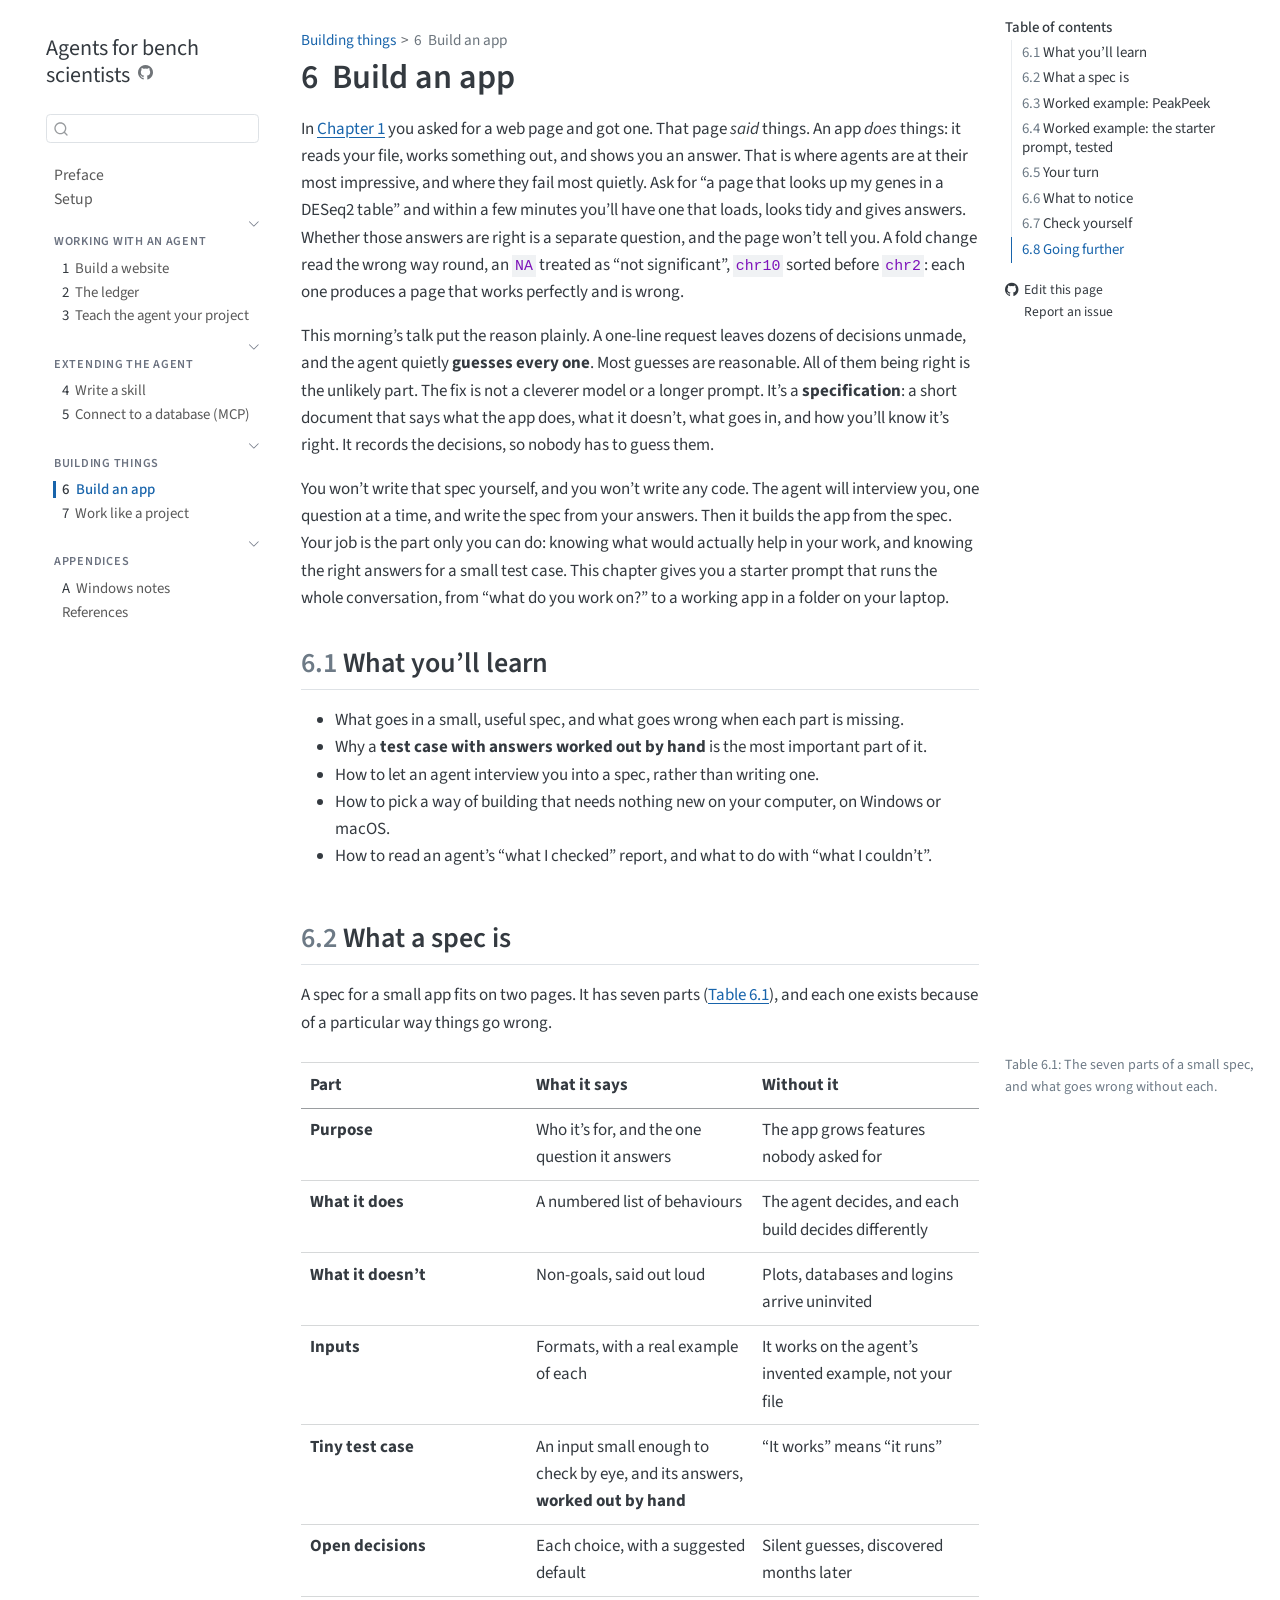
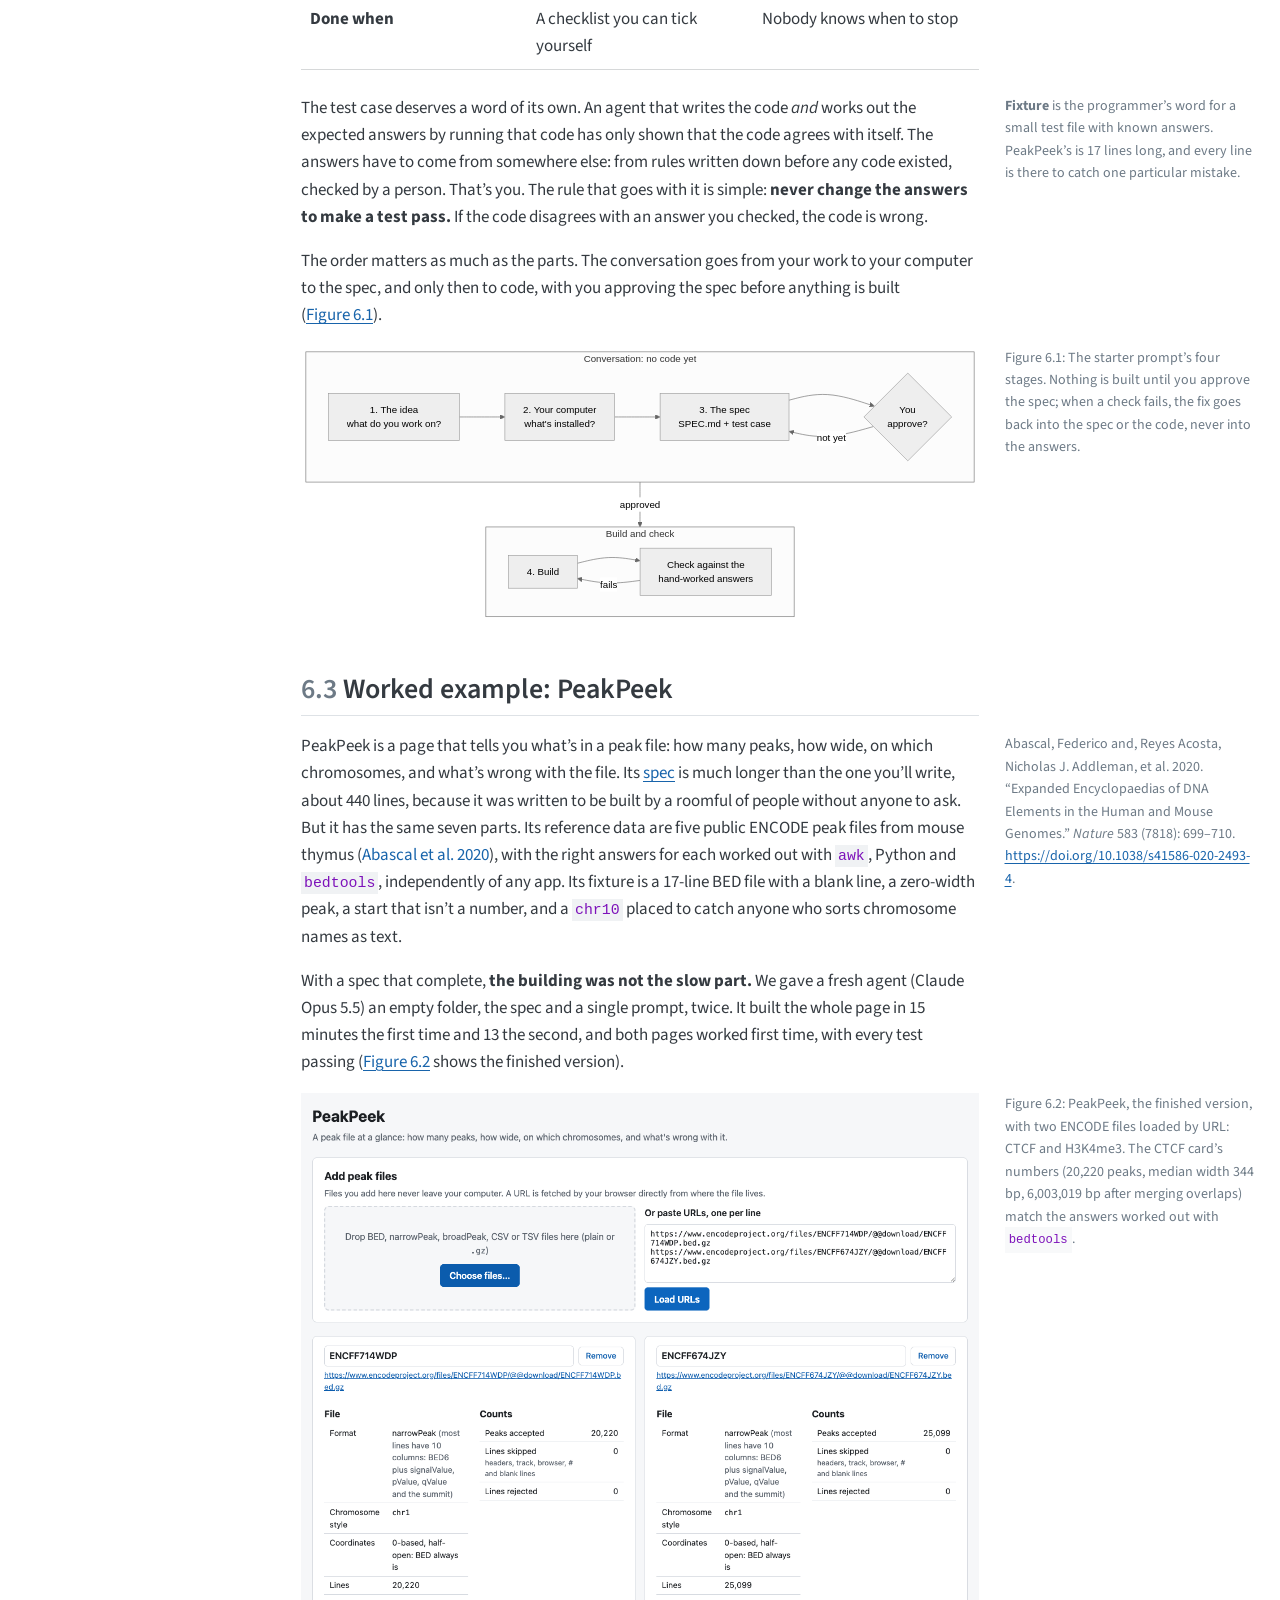
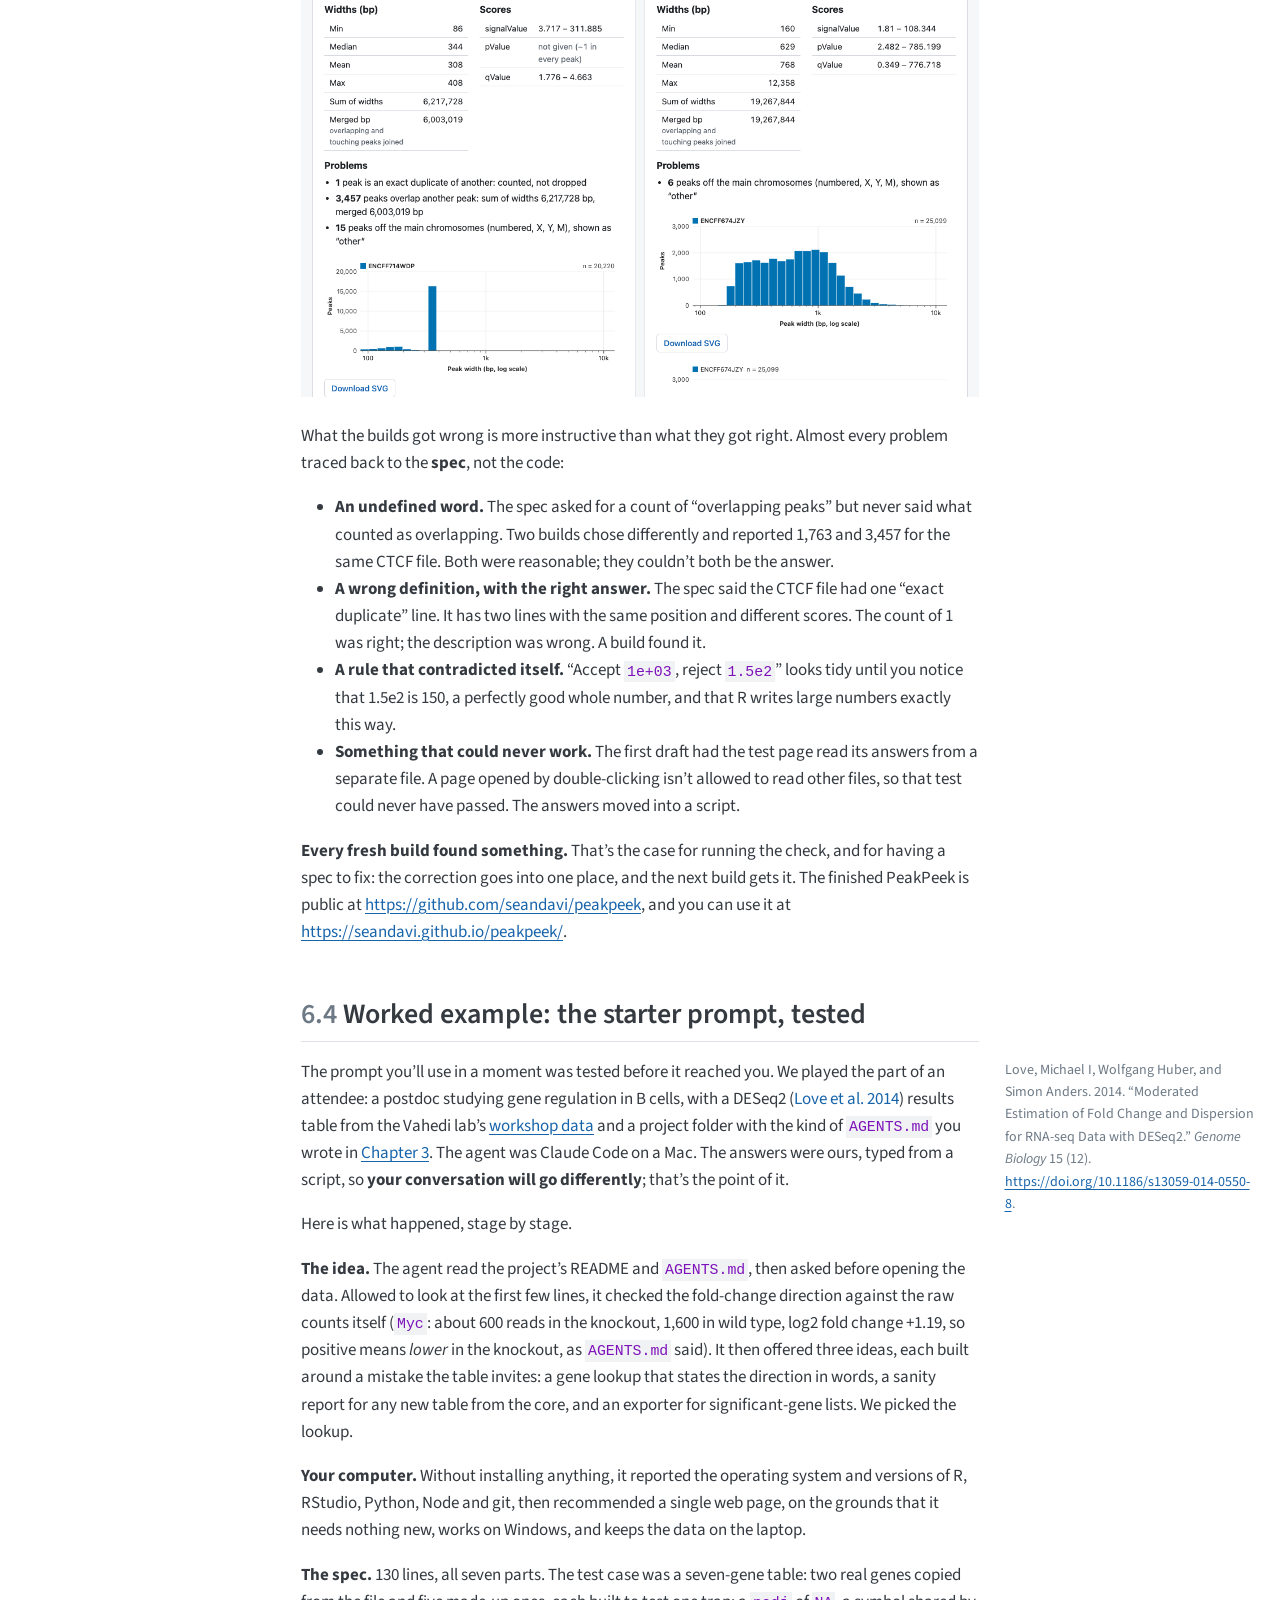
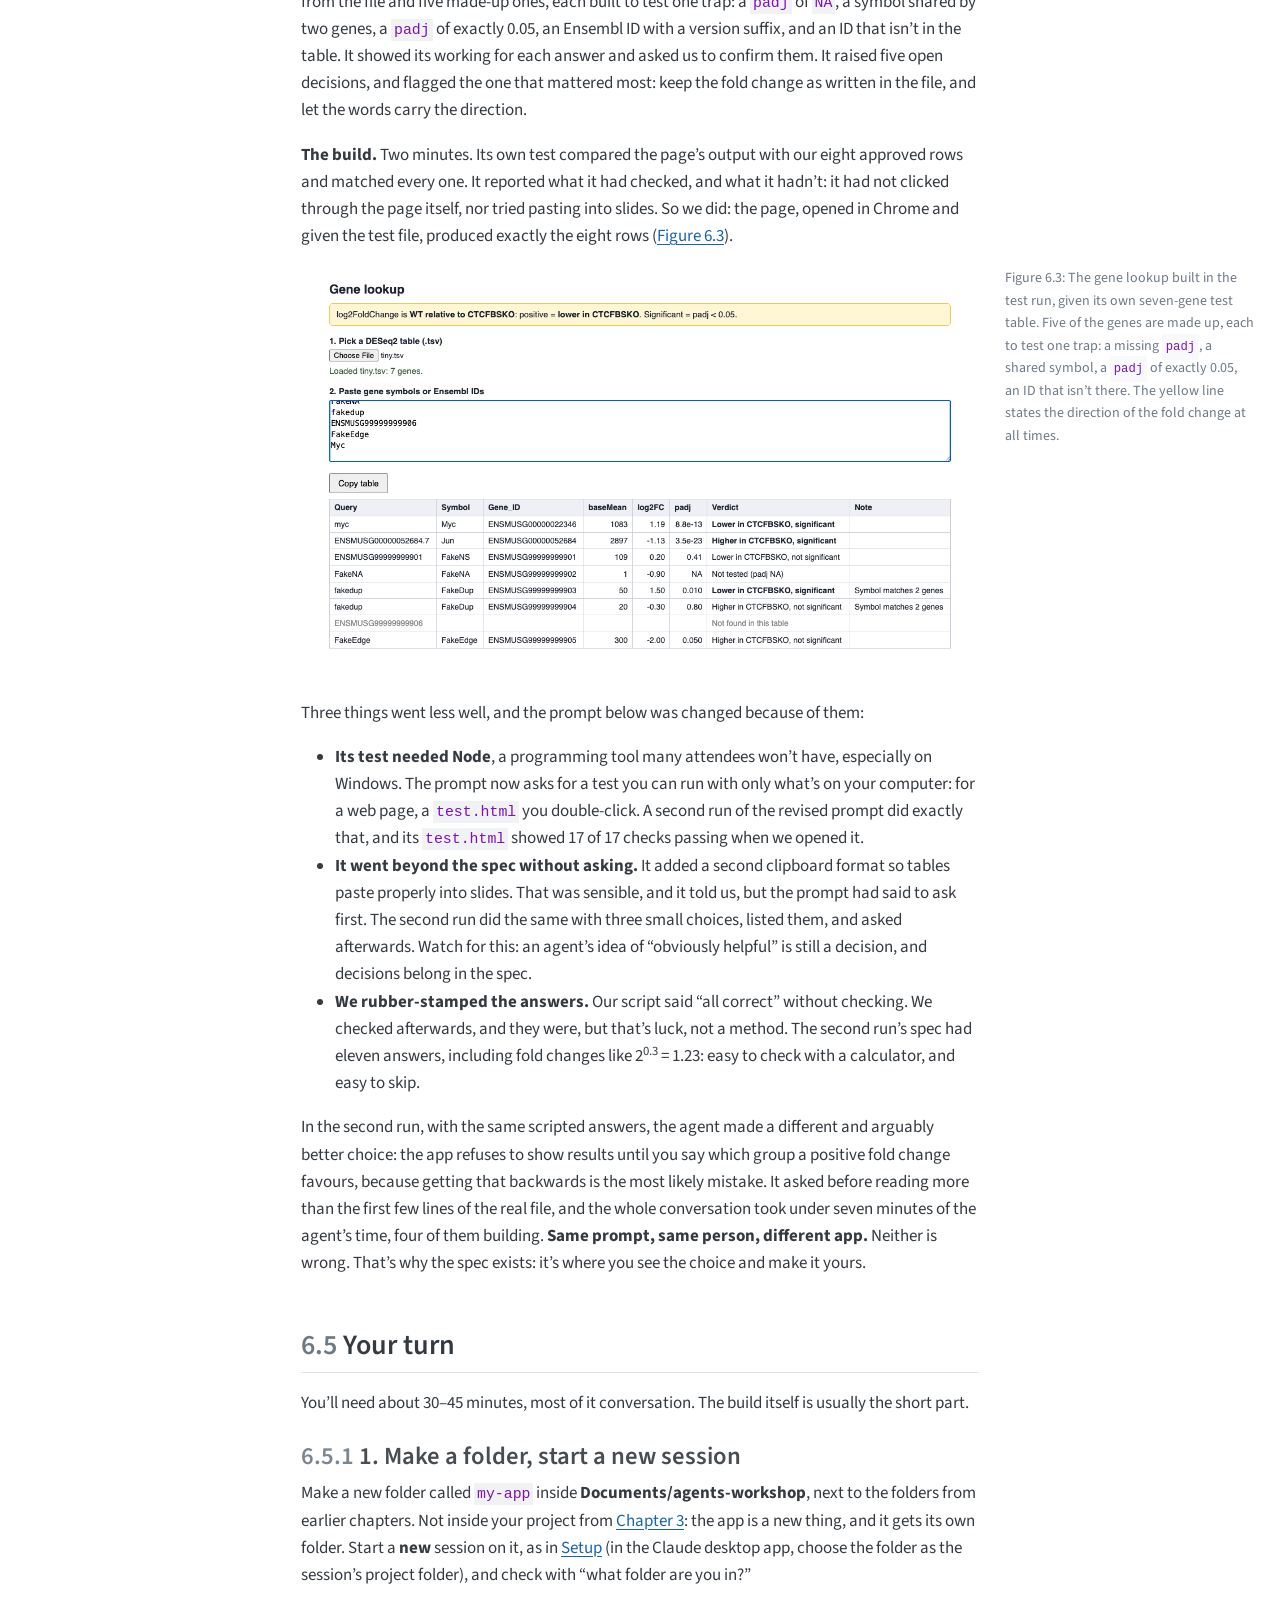
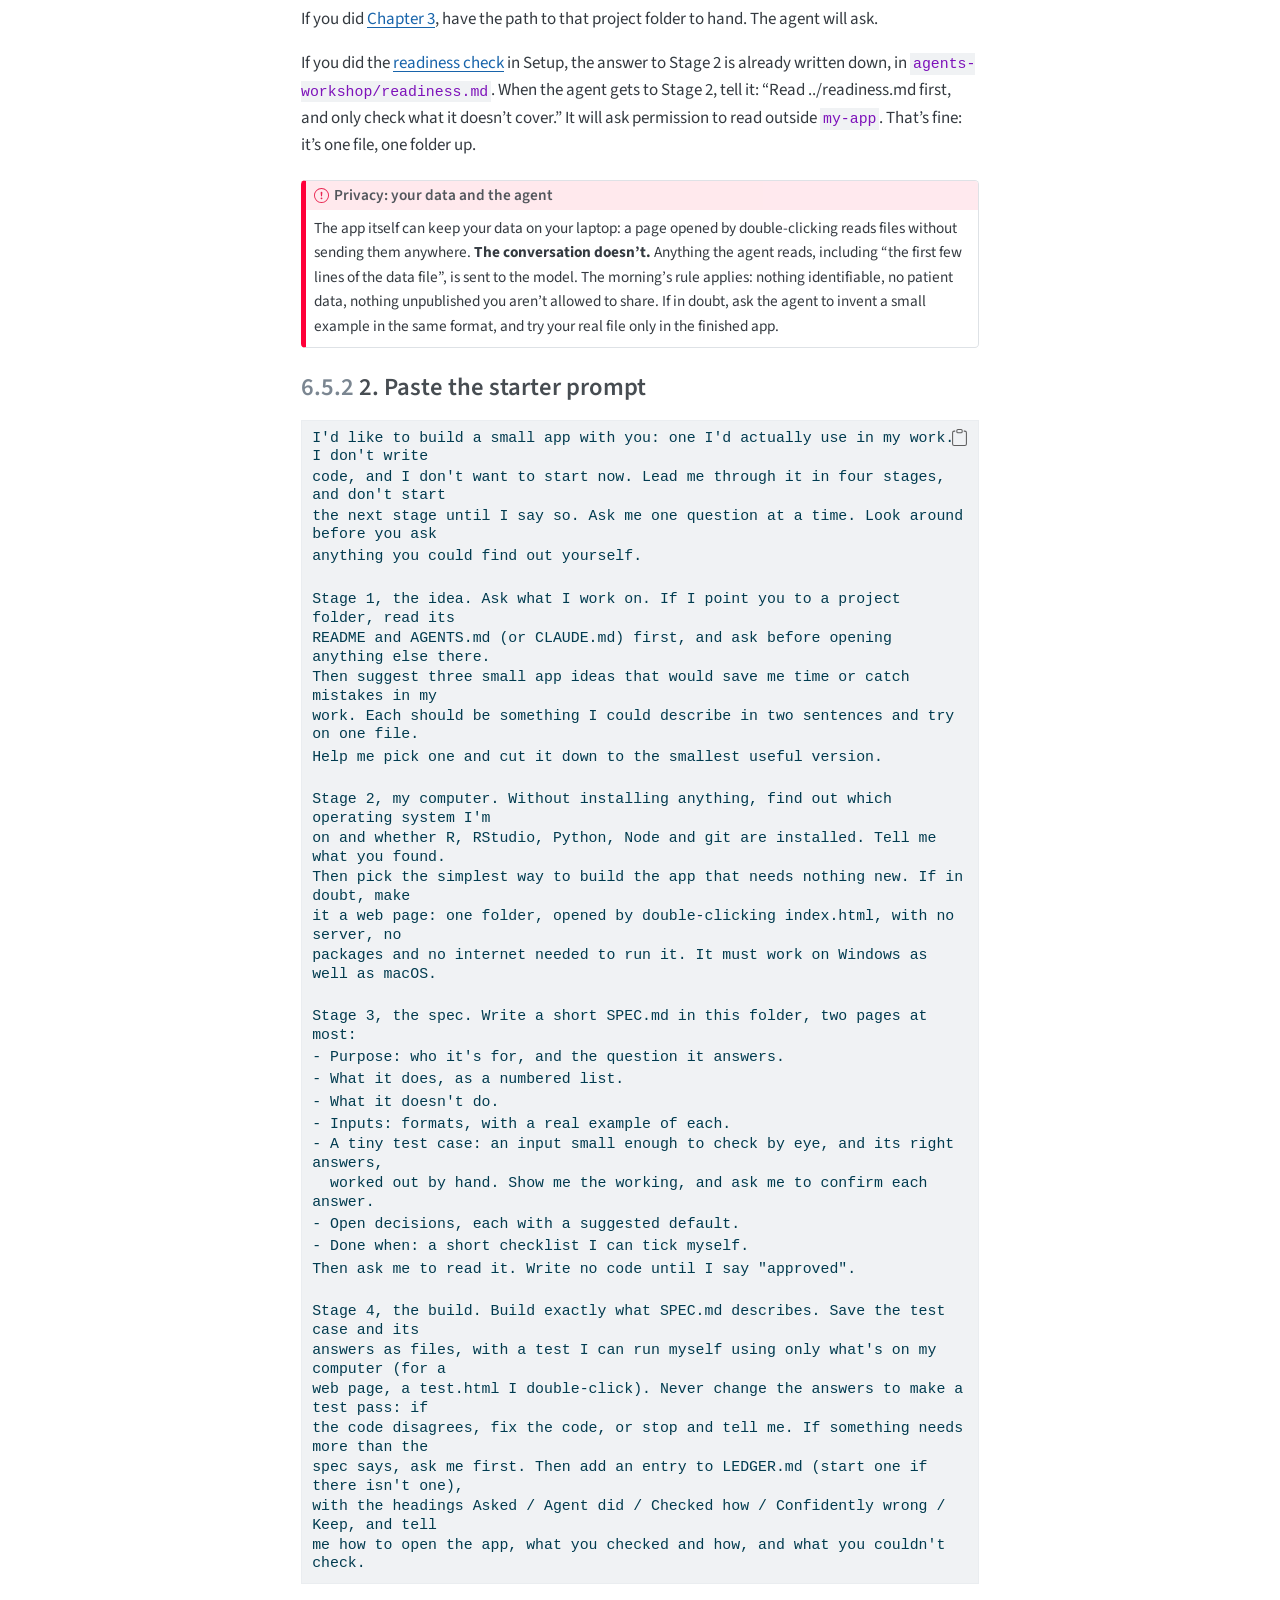
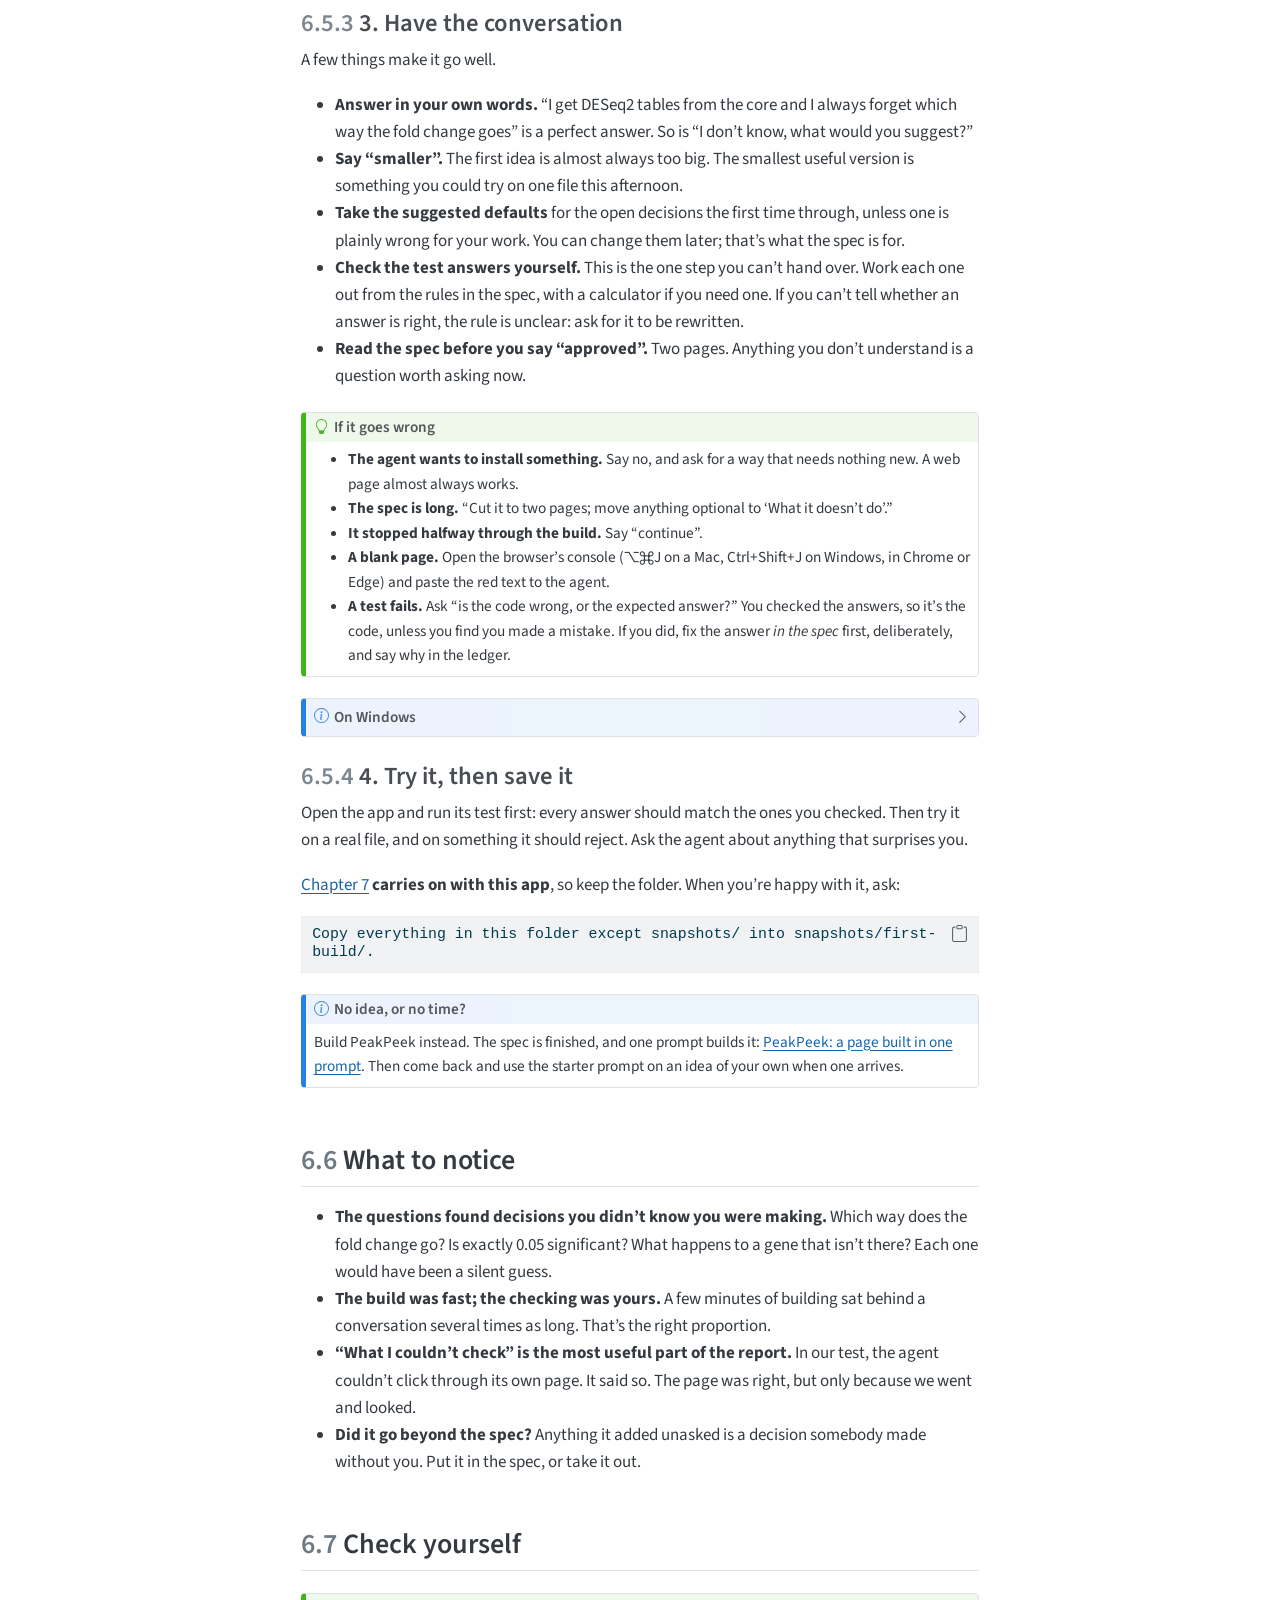
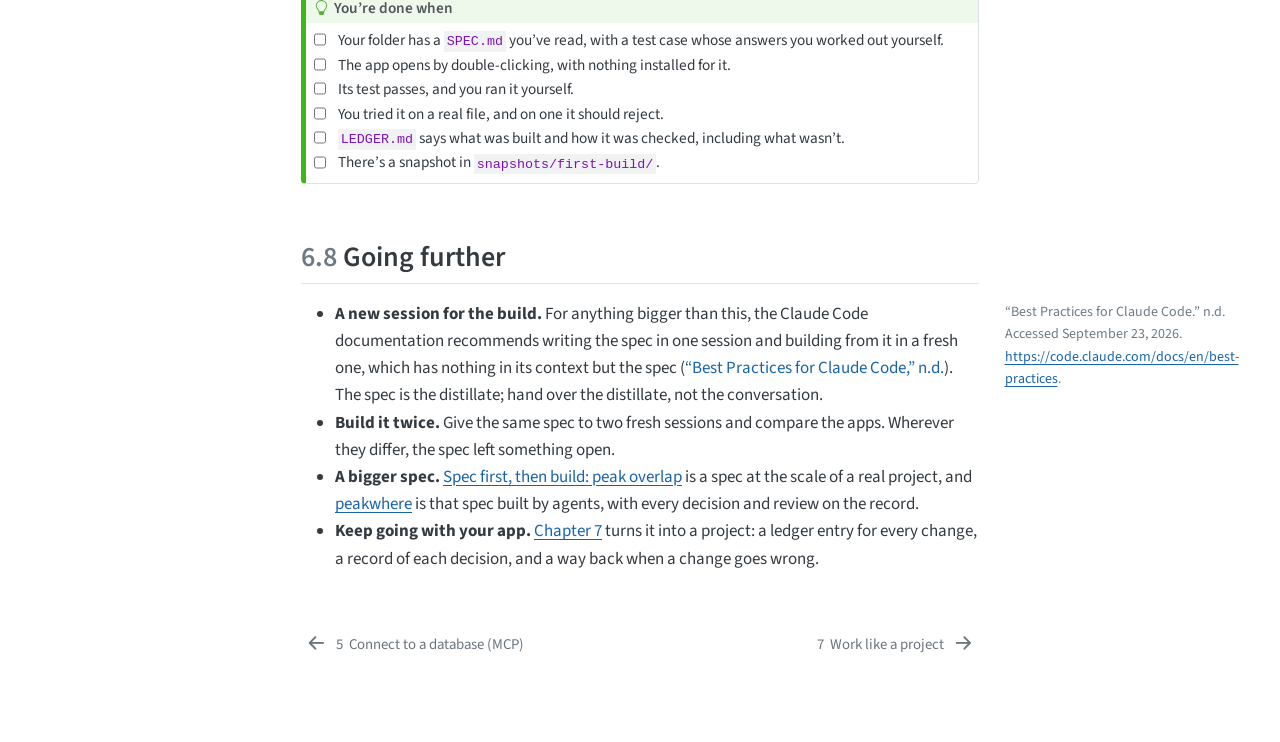
<file: docs/chapters/06-build-an-app.html>
<!DOCTYPE html>
<html xmlns="http://www.w3.org/1999/xhtml" lang="en" xml:lang="en"><head>

<meta charset="utf-8">
<meta name="generator" content="quarto-1.9.38">

<meta name="viewport" content="width=device-width, initial-scale=1.0, user-scalable=yes">


<title>6&nbsp; Build an app – Agents for bench scientists</title>
<style>
/* Default styles provided by pandoc.
** See https://pandoc.org/MANUAL.html#variables-for-html for config info.
*/
code{white-space: pre-wrap;}
span.smallcaps{font-variant: small-caps;}
div.columns{display: flex; gap: min(4vw, 1.5em);}
div.column{flex: auto; overflow-x: auto;}
div.hanging-indent{margin-left: 1.5em; text-indent: -1.5em;}
ul.task-list{list-style: none;}
ul.task-list li input[type="checkbox"] {
  width: 0.8em;
  margin: 0 0.8em 0.2em -1em; /* quarto-specific, see https://github.com/quarto-dev/quarto-cli/issues/4556 */ 
  vertical-align: middle;
}
/* CSS for syntax highlighting */
html { -webkit-text-size-adjust: 100%; }
pre > code.sourceCode { white-space: pre; position: relative; }
pre > code.sourceCode > span { display: inline-block; line-height: 1.25; }
pre > code.sourceCode > span:empty { height: 1.2em; }
.sourceCode { overflow: visible; }
code.sourceCode > span { color: inherit; text-decoration: inherit; }
div.sourceCode { margin: 1em 0; }
pre.sourceCode { margin: 0; }
@media screen {
div.sourceCode { overflow: auto; }
}
@media print {
pre > code.sourceCode { white-space: pre-wrap; }
pre > code.sourceCode > span { text-indent: -5em; padding-left: 5em; }
}
pre.numberSource code
  { counter-reset: source-line 0; }
pre.numberSource code > span
  { position: relative; left: -4em; counter-increment: source-line; }
pre.numberSource code > span > a:first-child::before
  { content: counter(source-line);
    position: relative; left: -1em; text-align: right; vertical-align: baseline;
    border: none; display: inline-block;
    -webkit-touch-callout: none; -webkit-user-select: none;
    -khtml-user-select: none; -moz-user-select: none;
    -ms-user-select: none; user-select: none;
    padding: 0 4px; width: 4em;
  }
pre.numberSource { margin-left: 3em;  padding-left: 4px; }
div.sourceCode
  {   }
@media screen {
pre > code.sourceCode > span > a:first-child::before { text-decoration: underline; }
}
/* CSS for citations */
div.csl-bib-body { }
div.csl-entry {
  clear: both;
}
.hanging-indent div.csl-entry {
  margin-left:2em;
  text-indent:-2em;
}
div.csl-left-margin {
  min-width:2em;
  float:left;
}
div.csl-right-inline {
  margin-left:2em;
  padding-left:1em;
}
div.csl-indent {
  margin-left: 2em;
}</style>


<script src="../site_libs/quarto-nav/quarto-nav.js"></script>
<script src="../site_libs/quarto-nav/headroom.min.js"></script>
<script src="../site_libs/clipboard/clipboard.min.js"></script>
<script src="../site_libs/quarto-search/autocomplete.umd.js"></script>
<script src="../site_libs/quarto-search/fuse.min.js"></script>
<script src="../site_libs/quarto-search/quarto-search.js"></script>
<meta name="quarto:offset" content="../">
<link href="../chapters/07-work-like-a-project.html" rel="next">
<link href="../chapters/05-mcp.html" rel="prev">
<script src="../site_libs/quarto-html/quarto.js" type="module"></script>
<script src="../site_libs/quarto-html/tabsets/tabsets.js" type="module"></script>
<script src="../site_libs/quarto-html/popper.min.js"></script>
<script src="../site_libs/quarto-html/tippy.umd.min.js"></script>
<script src="../site_libs/quarto-html/anchor.min.js"></script>
<link href="../site_libs/quarto-html/tippy.css" rel="stylesheet">
<link href="../site_libs/quarto-html/quarto-syntax-highlighting-15634bcf2e68342d4ad2dfa704d543f6.css" rel="stylesheet" id="quarto-text-highlighting-styles">
<script src="../site_libs/bootstrap/bootstrap.min.js"></script>
<link href="../site_libs/bootstrap/bootstrap-icons.css" rel="stylesheet">
<link href="../site_libs/bootstrap/bootstrap-8db532a760e6309ca89cbbb647cf1feb.min.css" rel="stylesheet" append-hash="true" id="quarto-bootstrap" data-mode="light">
<script src="../site_libs/quarto-contrib/glightbox/glightbox.min.js"></script>
<link href="../site_libs/quarto-contrib/glightbox/glightbox.min.css" rel="stylesheet">
<link href="../site_libs/quarto-contrib/glightbox/lightbox.css" rel="stylesheet">
<script id="quarto-search-options" type="application/json">{
  "location": "sidebar",
  "copy-button": false,
  "collapse-after": 3,
  "panel-placement": "start",
  "type": "textbox",
  "limit": 50,
  "keyboard-shortcut": [
    "f",
    "/",
    "s"
  ],
  "show-item-context": false,
  "language": {
    "search-no-results-text": "No results",
    "search-matching-documents-text": "matching documents",
    "search-copy-link-title": "Copy link to search",
    "search-hide-matches-text": "Hide additional matches",
    "search-more-match-text": "more match in this document",
    "search-more-matches-text": "more matches in this document",
    "search-clear-button-title": "Clear",
    "search-text-placeholder": "",
    "search-detached-cancel-button-title": "Cancel",
    "search-submit-button-title": "Submit",
    "search-label": "Search"
  }
}</script>
<script async="" src="https://www.googletagmanager.com/gtag/js?id=G-KLLV1GCF4E"></script>

<script type="text/javascript">

window.dataLayer = window.dataLayer || [];
function gtag(){dataLayer.push(arguments);}
gtag('js', new Date());
 
  gtag('consent', 'default', {
    'ad_storage': 'denied',
    'analytics_storage': 'denied'
  });
gtag('config', 'G-KLLV1GCF4E', { 'anonymize_ip': true});
</script>
<meta name="mermaid-theme" content="neutral">
<script src="../site_libs/quarto-diagram/mermaid.min.js"></script>
<script src="../site_libs/quarto-diagram/mermaid-init.js"></script>
<link href="../site_libs/quarto-diagram/mermaid.css" rel="stylesheet">


</head>

<body class="nav-sidebar floating slimcontent quarto-light">

<div id="quarto-search-results"></div>
  <header id="quarto-header" class="headroom fixed-top">
  <nav class="quarto-secondary-nav">
    <div class="container-fluid d-flex">
      <button type="button" class="quarto-btn-toggle btn" data-bs-toggle="collapse" role="button" data-bs-target=".quarto-sidebar-collapse-item" aria-controls="quarto-sidebar" aria-expanded="false" aria-label="Toggle sidebar navigation" onclick="if (window.quartoToggleHeadroom) { window.quartoToggleHeadroom(); }">
        <i class="bi bi-layout-text-sidebar-reverse"></i>
      </button>
        <nav class="quarto-page-breadcrumbs" aria-label="breadcrumb"><ol class="breadcrumb"><li class="breadcrumb-item"><a href="../chapters/06-build-an-app.html">Building things</a></li><li class="breadcrumb-item"><a href="../chapters/06-build-an-app.html"><span class="chapter-number">6</span>&nbsp; <span class="chapter-title">Build an app</span></a></li></ol></nav>
        <a class="flex-grow-1" role="navigation" data-bs-toggle="collapse" data-bs-target=".quarto-sidebar-collapse-item" aria-controls="quarto-sidebar" aria-expanded="false" aria-label="Toggle sidebar navigation" onclick="if (window.quartoToggleHeadroom) { window.quartoToggleHeadroom(); }">      
        </a>
      <button type="button" class="btn quarto-search-button" aria-label="Search" onclick="window.quartoOpenSearch();">
        <i class="bi bi-search"></i>
      </button>
    </div>
  </nav>
</header>
<!-- content -->
<div id="quarto-content" class="quarto-container page-columns page-rows-contents page-layout-article">
<!-- sidebar -->
  <nav id="quarto-sidebar" class="sidebar collapse collapse-horizontal quarto-sidebar-collapse-item sidebar-navigation floating overflow-auto">
    <div class="pt-lg-2 mt-2 text-left sidebar-header">
    <div class="sidebar-title mb-0 py-0">
      <a href="../">Agents for bench scientists</a> 
        <div class="sidebar-tools-main">
    <a href="https://github.com/seandavi/2026-penn-epigen-agentic-workshop/tree/main/book/" title="Source Code" class="quarto-navigation-tool px-1" aria-label="Source Code"><i class="bi bi-github"></i></a>
</div>
    </div>
      </div>
        <div class="mt-2 flex-shrink-0 align-items-center">
        <div class="sidebar-search">
        <div id="quarto-search" class="" title="Search"></div>
        </div>
        </div>
    <div class="sidebar-menu-container"> 
    <ul class="list-unstyled mt-1">
        <li class="sidebar-item">
  <div class="sidebar-item-container"> 
  <a href="../index.html" class="sidebar-item-text sidebar-link">
 <span class="menu-text">Preface</span></a>
  </div>
</li>
        <li class="sidebar-item">
  <div class="sidebar-item-container"> 
  <a href="../chapters/00-setup.html" class="sidebar-item-text sidebar-link">
 <span class="menu-text">Setup</span></a>
  </div>
</li>
        <li class="sidebar-item sidebar-item-section">
      <div class="sidebar-item-container"> 
            <a class="sidebar-item-text sidebar-link text-start" data-bs-toggle="collapse" data-bs-target="#quarto-sidebar-section-1" role="navigation" aria-expanded="true">
 <span class="menu-text">Working with an agent</span></a>
          <a class="sidebar-item-toggle text-start" data-bs-toggle="collapse" data-bs-target="#quarto-sidebar-section-1" role="navigation" aria-expanded="true" aria-label="Toggle section">
            <i class="bi bi-chevron-right ms-2"></i>
          </a> 
      </div>
      <ul id="quarto-sidebar-section-1" class="collapse list-unstyled sidebar-section depth1 show">  
          <li class="sidebar-item">
  <div class="sidebar-item-container"> 
  <a href="../chapters/01-website.html" class="sidebar-item-text sidebar-link">
 <span class="menu-text"><span class="chapter-number">1</span>&nbsp; <span class="chapter-title">Build a website</span></span></a>
  </div>
</li>
          <li class="sidebar-item">
  <div class="sidebar-item-container"> 
  <a href="../chapters/02-ledger.html" class="sidebar-item-text sidebar-link">
 <span class="menu-text"><span class="chapter-number">2</span>&nbsp; <span class="chapter-title">The ledger</span></span></a>
  </div>
</li>
          <li class="sidebar-item">
  <div class="sidebar-item-container"> 
  <a href="../chapters/03-teach-your-agent.html" class="sidebar-item-text sidebar-link">
 <span class="menu-text"><span class="chapter-number">3</span>&nbsp; <span class="chapter-title">Teach the agent your project</span></span></a>
  </div>
</li>
      </ul>
  </li>
        <li class="sidebar-item sidebar-item-section">
      <div class="sidebar-item-container"> 
            <a class="sidebar-item-text sidebar-link text-start" data-bs-toggle="collapse" data-bs-target="#quarto-sidebar-section-2" role="navigation" aria-expanded="true">
 <span class="menu-text">Extending the agent</span></a>
          <a class="sidebar-item-toggle text-start" data-bs-toggle="collapse" data-bs-target="#quarto-sidebar-section-2" role="navigation" aria-expanded="true" aria-label="Toggle section">
            <i class="bi bi-chevron-right ms-2"></i>
          </a> 
      </div>
      <ul id="quarto-sidebar-section-2" class="collapse list-unstyled sidebar-section depth1 show">  
          <li class="sidebar-item">
  <div class="sidebar-item-container"> 
  <a href="../chapters/04-skills.html" class="sidebar-item-text sidebar-link">
 <span class="menu-text"><span class="chapter-number">4</span>&nbsp; <span class="chapter-title">Write a skill</span></span></a>
  </div>
</li>
          <li class="sidebar-item">
  <div class="sidebar-item-container"> 
  <a href="../chapters/05-mcp.html" class="sidebar-item-text sidebar-link">
 <span class="menu-text"><span class="chapter-number">5</span>&nbsp; <span class="chapter-title">Connect to a database (MCP)</span></span></a>
  </div>
</li>
      </ul>
  </li>
        <li class="sidebar-item sidebar-item-section">
      <div class="sidebar-item-container"> 
            <a class="sidebar-item-text sidebar-link text-start" data-bs-toggle="collapse" data-bs-target="#quarto-sidebar-section-3" role="navigation" aria-expanded="true">
 <span class="menu-text">Building things</span></a>
          <a class="sidebar-item-toggle text-start" data-bs-toggle="collapse" data-bs-target="#quarto-sidebar-section-3" role="navigation" aria-expanded="true" aria-label="Toggle section">
            <i class="bi bi-chevron-right ms-2"></i>
          </a> 
      </div>
      <ul id="quarto-sidebar-section-3" class="collapse list-unstyled sidebar-section depth1 show">  
          <li class="sidebar-item">
  <div class="sidebar-item-container"> 
  <a href="../chapters/06-build-an-app.html" class="sidebar-item-text sidebar-link active">
 <span class="menu-text"><span class="chapter-number">6</span>&nbsp; <span class="chapter-title">Build an app</span></span></a>
  </div>
</li>
          <li class="sidebar-item">
  <div class="sidebar-item-container"> 
  <a href="../chapters/07-work-like-a-project.html" class="sidebar-item-text sidebar-link">
 <span class="menu-text"><span class="chapter-number">7</span>&nbsp; <span class="chapter-title">Work like a project</span></span></a>
  </div>
</li>
      </ul>
  </li>
        <li class="sidebar-item sidebar-item-section">
      <div class="sidebar-item-container"> 
            <a class="sidebar-item-text sidebar-link text-start" data-bs-toggle="collapse" data-bs-target="#quarto-sidebar-section-4" role="navigation" aria-expanded="true">
 <span class="menu-text">Appendices</span></a>
          <a class="sidebar-item-toggle text-start" data-bs-toggle="collapse" data-bs-target="#quarto-sidebar-section-4" role="navigation" aria-expanded="true" aria-label="Toggle section">
            <i class="bi bi-chevron-right ms-2"></i>
          </a> 
      </div>
      <ul id="quarto-sidebar-section-4" class="collapse list-unstyled sidebar-section depth1 show">  
          <li class="sidebar-item">
  <div class="sidebar-item-container"> 
  <a href="../appendices/windows.html" class="sidebar-item-text sidebar-link">
 <span class="menu-text"><span class="chapter-number">A</span>&nbsp; <span class="chapter-title">Windows notes</span></span></a>
  </div>
</li>
          <li class="sidebar-item">
  <div class="sidebar-item-container"> 
  <a href="../appendices/references.html" class="sidebar-item-text sidebar-link">
 <span class="menu-text">References</span></a>
  </div>
</li>
      </ul>
  </li>
    </ul>
    </div>
</nav>
<div id="quarto-sidebar-glass" class="quarto-sidebar-collapse-item" data-bs-toggle="collapse" data-bs-target=".quarto-sidebar-collapse-item"></div>
<!-- margin-sidebar -->
    <div id="quarto-margin-sidebar" class="sidebar margin-sidebar">
        <nav id="TOC" role="doc-toc" class="toc-active">
    <h2 id="toc-title">Table of contents</h2>
   
  <ul>
  <li><a href="#what-youll-learn" id="toc-what-youll-learn" class="nav-link active" data-scroll-target="#what-youll-learn"><span class="header-section-number">6.1</span> What you’ll learn</a></li>
  <li><a href="#what-a-spec-is" id="toc-what-a-spec-is" class="nav-link" data-scroll-target="#what-a-spec-is"><span class="header-section-number">6.2</span> What a spec is</a></li>
  <li><a href="#worked-example-peakpeek" id="toc-worked-example-peakpeek" class="nav-link" data-scroll-target="#worked-example-peakpeek"><span class="header-section-number">6.3</span> Worked example: PeakPeek</a></li>
  <li><a href="#worked-example-the-starter-prompt-tested" id="toc-worked-example-the-starter-prompt-tested" class="nav-link" data-scroll-target="#worked-example-the-starter-prompt-tested"><span class="header-section-number">6.4</span> Worked example: the starter prompt, tested</a></li>
  <li><a href="#your-turn" id="toc-your-turn" class="nav-link" data-scroll-target="#your-turn"><span class="header-section-number">6.5</span> Your turn</a>
  <ul class="collapse">
  <li><a href="#make-a-folder-start-a-new-session" id="toc-make-a-folder-start-a-new-session" class="nav-link" data-scroll-target="#make-a-folder-start-a-new-session"><span class="header-section-number">6.5.1</span> 1. Make a folder, start a new session</a></li>
  <li><a href="#paste-the-starter-prompt" id="toc-paste-the-starter-prompt" class="nav-link" data-scroll-target="#paste-the-starter-prompt"><span class="header-section-number">6.5.2</span> 2. Paste the starter prompt</a></li>
  <li><a href="#have-the-conversation" id="toc-have-the-conversation" class="nav-link" data-scroll-target="#have-the-conversation"><span class="header-section-number">6.5.3</span> 3. Have the conversation</a></li>
  <li><a href="#try-it-then-save-it" id="toc-try-it-then-save-it" class="nav-link" data-scroll-target="#try-it-then-save-it"><span class="header-section-number">6.5.4</span> 4. Try it, then save it</a></li>
  </ul></li>
  <li><a href="#what-to-notice" id="toc-what-to-notice" class="nav-link" data-scroll-target="#what-to-notice"><span class="header-section-number">6.6</span> What to notice</a></li>
  <li><a href="#check-yourself" id="toc-check-yourself" class="nav-link" data-scroll-target="#check-yourself"><span class="header-section-number">6.7</span> Check yourself</a></li>
  <li><a href="#going-further" id="toc-going-further" class="nav-link" data-scroll-target="#going-further"><span class="header-section-number">6.8</span> Going further</a></li>
  </ul>
<div class="toc-actions"><ul><li><a href="https://github.com/seandavi/2026-penn-epigen-agentic-workshop/edit/main/book/chapters/06-build-an-app.qmd" class="toc-action"><i class="bi bi-github"></i>Edit this page</a></li><li><a href="https://github.com/seandavi/2026-penn-epigen-agentic-workshop/issues/new" class="toc-action"><i class="bi empty"></i>Report an issue</a></li></ul></div></nav>
    </div>
<!-- main -->
<main class="content page-columns page-full" id="quarto-document-content">

<header id="title-block-header" class="quarto-title-block default"><nav class="quarto-page-breadcrumbs quarto-title-breadcrumbs d-none d-lg-block" aria-label="breadcrumb"><ol class="breadcrumb"><li class="breadcrumb-item"><a href="../chapters/06-build-an-app.html">Building things</a></li><li class="breadcrumb-item"><a href="../chapters/06-build-an-app.html"><span class="chapter-number">6</span>&nbsp; <span class="chapter-title">Build an app</span></a></li></ol></nav>
<div class="quarto-title">
<h1 class="title"><span id="sec-app" class="quarto-section-identifier"><span class="chapter-number">6</span>&nbsp; <span class="chapter-title">Build an app</span></span></h1>
</div>



<div class="quarto-title-meta">

    
  
    
  </div>
  


</header>


<p>In <a href="01-website.html" class="quarto-xref"><span>Chapter 1</span></a> you asked for a web page and got one. That page <em>said</em> things. An app <em>does</em> things: it reads your file, works something out, and shows you an answer. That is where agents are at their most impressive, and where they fail most quietly. Ask for “a page that looks up my genes in a DESeq2 table” and within a few minutes you’ll have one that loads, looks tidy and gives answers. Whether those answers are right is a separate question, and the page won’t tell you. A fold change read the wrong way round, an <code>NA</code> treated as “not significant”, <code>chr10</code> sorted before <code>chr2</code>: each one produces a page that works perfectly and is wrong.</p>
<p>This morning’s talk put the reason plainly. A one-line request leaves dozens of decisions unmade, and the agent quietly <strong>guesses every one</strong>. Most guesses are reasonable. All of them being right is the unlikely part. The fix is not a cleverer model or a longer prompt. It’s a <strong>specification</strong>: a short document that says what the app does, what it doesn’t, what goes in, and how you’ll know it’s right. It records the decisions, so nobody has to guess them.</p>
<p>You won’t write that spec yourself, and you won’t write any code. The agent will interview you, one question at a time, and write the spec from your answers. Then it builds the app from the spec. Your job is the part only you can do: knowing what would actually help in your work, and knowing the right answers for a small test case. This chapter gives you a starter prompt that runs the whole conversation, from “what do you work on?” to a working app in a folder on your laptop.</p>
<section id="what-youll-learn" class="level2" data-number="6.1">
<h2 data-number="6.1" class="anchored" data-anchor-id="what-youll-learn"><span class="header-section-number">6.1</span> What you’ll learn</h2>
<ul>
<li>What goes in a small, useful spec, and what goes wrong when each part is missing.</li>
<li>Why a <strong>test case with answers worked out by hand</strong> is the most important part of it.</li>
<li>How to let an agent interview you into a spec, rather than writing one.</li>
<li>How to pick a way of building that needs nothing new on your computer, on Windows or macOS.</li>
<li>How to read an agent’s “what I checked” report, and what to do with “what I couldn’t”.</li>
</ul>
</section>
<section id="what-a-spec-is" class="level2 page-columns page-full" data-number="6.2">
<h2 data-number="6.2" class="anchored" data-anchor-id="what-a-spec-is"><span class="header-section-number">6.2</span> What a spec is</h2>
<p>A spec for a small app fits on two pages. It has seven parts (<a href="#tbl-app-spec-parts" class="quarto-xref">Table&nbsp;<span>6.1</span></a>), and each one exists because of a particular way things go wrong.</p>
<div id="tbl-app-spec-parts" class="quarto-float quarto-figure quarto-figure-center anchored page-columns page-full">
<figure class="quarto-float quarto-float-tbl figure page-columns page-full">
<div aria-describedby="tbl-app-spec-parts-caption-0ceaefa1-69ba-4598-a22c-09a6ac19f8ca">
<table class="table">
<colgroup>
<col style="width: 33%">
<col style="width: 33%">
<col style="width: 33%">
</colgroup>
<thead>
<tr class="header">
<th>Part</th>
<th>What it says</th>
<th>Without it</th>
</tr>
</thead>
<tbody>
<tr class="odd">
<td><strong>Purpose</strong></td>
<td>Who it’s for, and the one question it answers</td>
<td>The app grows features nobody asked for</td>
</tr>
<tr class="even">
<td><strong>What it does</strong></td>
<td>A numbered list of behaviours</td>
<td>The agent decides, and each build decides differently</td>
</tr>
<tr class="odd">
<td><strong>What it doesn’t</strong></td>
<td>Non-goals, said out loud</td>
<td>Plots, databases and logins arrive uninvited</td>
</tr>
<tr class="even">
<td><strong>Inputs</strong></td>
<td>Formats, with a real example of each</td>
<td>It works on the agent’s invented example, not your file</td>
</tr>
<tr class="odd">
<td><strong>Tiny test case</strong></td>
<td>An input small enough to check by eye, and its answers, <strong>worked out by hand</strong></td>
<td>“It works” means “it runs”</td>
</tr>
<tr class="even">
<td><strong>Open decisions</strong></td>
<td>Each choice, with a suggested default</td>
<td>Silent guesses, discovered months later</td>
</tr>
<tr class="odd">
<td><strong>Done when</strong></td>
<td>A checklist you can tick yourself</td>
<td>Nobody knows when to stop</td>
</tr>
</tbody>
</table>
</div>
<figcaption class="quarto-float-caption-margin quarto-float-caption quarto-float-tbl margin-caption" id="tbl-app-spec-parts-caption-0ceaefa1-69ba-4598-a22c-09a6ac19f8ca">
Table&nbsp;6.1: The seven parts of a small spec, and what goes wrong without each.
</figcaption>
</figure>
</div>
<p>The test case deserves a word of its own. An agent that writes the code <em>and</em> works out the expected answers by running that code has only shown that the code agrees with itself. The answers have to come from somewhere else: from rules written down before any code existed, checked by a person. That’s you. The rule that goes with it is simple: <strong>never change the answers to make a test pass.</strong> If the code disagrees with an answer you checked, the code is wrong.</p>

<div class="no-row-height column-margin column-container"><div class="">
<p><strong>Fixture</strong> is the programmer’s word for a small test file with known answers. PeakPeek’s is 17 lines long, and every line is there to catch one particular mistake.</p>
</div></div><p>The order matters as much as the parts. The conversation goes from your work to your computer to the spec, and only then to code, with you approving the spec before anything is built (<a href="#fig-app-loop" class="quarto-xref">Figure&nbsp;<span>6.1</span></a>).</p>
<div class="cell page-columns page-full" data-layout-align="default">
<div class="cell-output-display page-columns page-full">
<div id="fig-app-loop" class="quarto-float quarto-figure quarto-figure-center anchored page-columns page-full">
<figure class="quarto-float quarto-float-fig figure page-columns page-full">
<div aria-describedby="fig-app-loop-caption-0ceaefa1-69ba-4598-a22c-09a6ac19f8ca">
<div>
<pre class="mermaid mermaid-js" data-label="fig-app-loop">flowchart TD
  accDescr: A flowchart in two boxes. The first, Conversation - no code yet, runs 1 the idea, 2 your computer, 3 the spec, then a decision - you approve? Not yet loops back to the spec. Approved leads to the second box, Build and check - 4 build, then check against the hand-worked answers, with fails looping back to build.
  subgraph talk ["Conversation: no code yet"]
    direction LR
    A["1. The idea&lt;br/&gt;what do you work on?"] --&gt; B["2. Your computer&lt;br/&gt;what's installed?"]
    B --&gt; C["3. The spec&lt;br/&gt;SPEC.md + test case"]
    C --&gt; D{"You&lt;br/&gt;approve?"}
    D -- "not yet" --&gt; C
  end
  subgraph build ["Build and check"]
    direction LR
    E["4. Build"] --&gt; F["Check against the&lt;br/&gt;hand-worked answers"]
    F -- "fails" --&gt; E
  end
  talk -- "approved" --&gt; build
</pre>
</div>
</div>
<figcaption class="quarto-float-caption-margin quarto-float-caption quarto-float-fig margin-caption" id="fig-app-loop-caption-0ceaefa1-69ba-4598-a22c-09a6ac19f8ca">
Figure&nbsp;6.1: The starter prompt’s four stages. Nothing is built until you approve the spec; when a check fails, the fix goes back into the spec or the code, never into the answers.
</figcaption>
</figure>
</div>
</div>
</div>
</section>
<section id="worked-example-peakpeek" class="level2 page-columns page-full" data-number="6.3">
<h2 data-number="6.3" class="anchored" data-anchor-id="worked-example-peakpeek"><span class="header-section-number">6.3</span> Worked example: PeakPeek</h2>
<p>PeakPeek is a page that tells you what’s in a peak file: how many peaks, how wide, on which chromosomes, and what’s wrong with the file. Its <a href="https://github.com/seandavi/2026-penn-epigen-agentic-workshop/blob/main/examples/peakpeek/SPEC.md">spec</a> is much longer than the one you’ll write, about 440 lines, because it was written to be built by a roomful of people without anyone to ask. But it has the same seven parts. Its reference data are five public ENCODE peak files from mouse thymus <span class="citation" data-cites="doi:10.1038/s41586-020-2493-4">(<a href="../appendices/references.html#ref-doi:10.1038/s41586-020-2493-4" role="doc-biblioref">Abascal et al. 2020</a>)</span>, with the right answers for each worked out with <code>awk</code>, Python and <code>bedtools</code>, independently of any app. Its fixture is a 17-line BED file with a blank line, a zero-width peak, a start that isn’t a number, and a <code>chr10</code> placed to catch anyone who sorts chromosome names as text.</p>
<div class="no-row-height column-margin column-container"><div id="ref-doi:10.1038/s41586-020-2493-4" class="csl-entry" role="listitem">
Abascal, Federico and, Reyes Acosta, Nicholas J. Addleman, et al. 2020. <span>“Expanded Encyclopaedias of <span>DNA</span> Elements in the Human and Mouse Genomes.”</span> <em>Nature</em> 583 (7818): 699–710. <a href="https://doi.org/10.1038/s41586-020-2493-4">https://doi.org/10.1038/s41586-020-2493-4</a>.
</div></div><p>With a spec that complete, <strong>the building was not the slow part.</strong> We gave a fresh agent (Claude Opus 5.5) an empty folder, the spec and a single prompt, twice. It built the whole page in 15 minutes the first time and 13 the second, and both pages worked first time, with every test passing (<a href="#fig-app-peakpeek" class="quarto-xref">Figure&nbsp;<span>6.2</span></a> shows the finished version).</p>
<div id="fig-app-peakpeek" class="quarto-float quarto-figure quarto-figure-center anchored page-columns page-full" alt="The PeakPeek web page. At the top, a drop zone and a box of two ENCODE URLs. Below, two cards side by side, one per file, each with tables of counts and widths, a list of problems, and bar charts of peak width and peaks per chromosome.">
<figure class="quarto-float quarto-float-fig figure page-columns page-full">
<div aria-describedby="fig-app-peakpeek-caption-0ceaefa1-69ba-4598-a22c-09a6ac19f8ca">
<a href="../images/app-peakpeek.png" class="lightbox" data-gallery="quarto-lightbox-gallery-1" title="Figure&nbsp;6.2: PeakPeek, the finished version, with two ENCODE files loaded by URL: CTCF and H3K4me3. The CTCF card’s numbers (20,220 peaks, median width 344 bp, 6,003,019 bp after merging overlaps) match the answers worked out with bedtools."><img src="../images/app-peakpeek.png" class="img-fluid figure-img" alt="The PeakPeek web page. At the top, a drop zone and a box of two ENCODE URLs. Below, two cards side by side, one per file, each with tables of counts and widths, a list of problems, and bar charts of peak width and peaks per chromosome."></a>
</div>
<figcaption class="quarto-float-caption-margin quarto-float-caption quarto-float-fig margin-caption" id="fig-app-peakpeek-caption-0ceaefa1-69ba-4598-a22c-09a6ac19f8ca">
Figure&nbsp;6.2: PeakPeek, the finished version, with two ENCODE files loaded by URL: CTCF and H3K4me3. The CTCF card’s numbers (20,220 peaks, median width 344 bp, 6,003,019 bp after merging overlaps) match the answers worked out with <code>bedtools</code>.
</figcaption>
</figure>
</div>
<p>What the builds got wrong is more instructive than what they got right. Almost every problem traced back to the <strong>spec</strong>, not the code:</p>
<ul>
<li><strong>An undefined word.</strong> The spec asked for a count of “overlapping peaks” but never said what counted as overlapping. Two builds chose differently and reported 1,763 and 3,457 for the same CTCF file. Both were reasonable; they couldn’t both be the answer.</li>
<li><strong>A wrong definition, with the right answer.</strong> The spec said the CTCF file had one “exact duplicate” line. It has two lines with the same position and different scores. The count of 1 was right; the description was wrong. A build found it.</li>
<li><strong>A rule that contradicted itself.</strong> “Accept <code>1e+03</code>, reject <code>1.5e2</code>” looks tidy until you notice that 1.5e2 is 150, a perfectly good whole number, and that R writes large numbers exactly this way.</li>
<li><strong>Something that could never work.</strong> The first draft had the test page read its answers from a separate file. A page opened by double-clicking isn’t allowed to read other files, so that test could never have passed. The answers moved into a script.</li>
</ul>
<p><strong>Every fresh build found something.</strong> That’s the case for running the check, and for having a spec to fix: the correction goes into one place, and the next build gets it. The finished PeakPeek is public at <a href="https://github.com/seandavi/peakpeek" class="uri">https://github.com/seandavi/peakpeek</a>, and you can use it at <a href="https://seandavi.github.io/peakpeek/" class="uri">https://seandavi.github.io/peakpeek/</a>.</p>
</section>
<section id="worked-example-the-starter-prompt-tested" class="level2 page-columns page-full" data-number="6.4">
<h2 data-number="6.4" class="anchored" data-anchor-id="worked-example-the-starter-prompt-tested"><span class="header-section-number">6.4</span> Worked example: the starter prompt, tested</h2>
<p>The prompt you’ll use in a moment was tested before it reached you. We played the part of an attendee: a postdoc studying gene regulation in B cells, with a DESeq2 <span class="citation" data-cites="doi:10.1186/s13059-014-0550-8">(<a href="../appendices/references.html#ref-doi:10.1186/s13059-014-0550-8" role="doc-biblioref">Love et al. 2014</a>)</span> results table from the Vahedi lab’s <a href="https://github.com/golnazvahedi/epigenetics-agentic-workshop/tree/main/track-a/data">workshop data</a> and a project folder with the kind of <code>AGENTS.md</code> you wrote in <a href="03-teach-your-agent.html" class="quarto-xref"><span>Chapter 3</span></a>. The agent was Claude Code on a Mac. The answers were ours, typed from a script, so <strong>your conversation will go differently</strong>; that’s the point of it.</p>
<div class="no-row-height column-margin column-container"><div id="ref-doi:10.1186/s13059-014-0550-8" class="csl-entry" role="listitem">
Love, Michael I, Wolfgang Huber, and Simon Anders. 2014. <span>“Moderated Estimation of Fold Change and Dispersion for <span class="nocase">RNA-seq</span> Data with <span>DESeq2</span>.”</span> <em>Genome Biology</em> 15 (12). <a href="https://doi.org/10.1186/s13059-014-0550-8">https://doi.org/10.1186/s13059-014-0550-8</a>.
</div></div><p>Here is what happened, stage by stage.</p>
<p><strong>The idea.</strong> The agent read the project’s README and <code>AGENTS.md</code>, then asked before opening the data. Allowed to look at the first few lines, it checked the fold-change direction against the raw counts itself (<code>Myc</code>: about 600 reads in the knockout, 1,600 in wild type, log2 fold change +1.19, so positive means <em>lower</em> in the knockout, as <code>AGENTS.md</code> said). It then offered three ideas, each built around a mistake the table invites: a gene lookup that states the direction in words, a sanity report for any new table from the core, and an exporter for significant-gene lists. We picked the lookup.</p>
<p><strong>Your computer.</strong> Without installing anything, it reported the operating system and versions of R, RStudio, Python, Node and git, then recommended a single web page, on the grounds that it needs nothing new, works on Windows, and keeps the data on the laptop.</p>
<p><strong>The spec.</strong> 130 lines, all seven parts. The test case was a seven-gene table: two real genes copied from the file and five made-up ones, each built to test one trap: a <code>padj</code> of <code>NA</code>, a symbol shared by two genes, a <code>padj</code> of exactly 0.05, an Ensembl ID with a version suffix, and an ID that isn’t in the table. It showed its working for each answer and asked us to confirm them. It raised five open decisions, and flagged the one that mattered most: keep the fold change as written in the file, and let the words carry the direction.</p>
<p><strong>The build.</strong> Two minutes. Its own test compared the page’s output with our eight approved rows and matched every one. It reported what it had checked, and what it hadn’t: it had not clicked through the page itself, nor tried pasting into slides. So we did: the page, opened in Chrome and given the test file, produced exactly the eight rows (<a href="#fig-app-gene-lookup" class="quarto-xref">Figure&nbsp;<span>6.3</span></a>).</p>
<div id="fig-app-gene-lookup" class="quarto-float quarto-figure quarto-figure-center anchored page-columns page-full" alt="A web page titled Gene lookup. A yellow banner explains that log2FoldChange is wild type relative to the knockout. Below, a file picker, a box of pasted gene names, a Copy table button, and a table of eight rows with columns Query, Symbol, Gene_ID, baseMean, log2FC, padj, Verdict and Note.">
<figure class="quarto-float quarto-float-fig figure page-columns page-full">
<div aria-describedby="fig-app-gene-lookup-caption-0ceaefa1-69ba-4598-a22c-09a6ac19f8ca">
<a href="../images/app-gene-lookup.png" class="lightbox" data-gallery="quarto-lightbox-gallery-2" title="Figure&nbsp;6.3: The gene lookup built in the test run, given its own seven-gene test table. Five of the genes are made up, each to test one trap: a missing padj, a shared symbol, a padj of exactly 0.05, an ID that isn’t there. The yellow line states the direction of the fold change at all times."><img src="../images/app-gene-lookup.png" class="img-fluid figure-img" alt="A web page titled Gene lookup. A yellow banner explains that log2FoldChange is wild type relative to the knockout. Below, a file picker, a box of pasted gene names, a Copy table button, and a table of eight rows with columns Query, Symbol, Gene_ID, baseMean, log2FC, padj, Verdict and Note."></a>
</div>
<figcaption class="quarto-float-caption-margin quarto-float-caption quarto-float-fig margin-caption" id="fig-app-gene-lookup-caption-0ceaefa1-69ba-4598-a22c-09a6ac19f8ca">
Figure&nbsp;6.3: The gene lookup built in the test run, given its own seven-gene test table. Five of the genes are made up, each to test one trap: a missing <code>padj</code>, a shared symbol, a <code>padj</code> of exactly 0.05, an ID that isn’t there. The yellow line states the direction of the fold change at all times.
</figcaption>
</figure>
</div>
<p>Three things went less well, and the prompt below was changed because of them:</p>
<ul>
<li><strong>Its test needed Node</strong>, a programming tool many attendees won’t have, especially on Windows. The prompt now asks for a test you can run with only what’s on your computer: for a web page, a <code>test.html</code> you double-click. A second run of the revised prompt did exactly that, and its <code>test.html</code> showed 17 of 17 checks passing when we opened it.</li>
<li><strong>It went beyond the spec without asking.</strong> It added a second clipboard format so tables paste properly into slides. That was sensible, and it told us, but the prompt had said to ask first. The second run did the same with three small choices, listed them, and asked afterwards. Watch for this: an agent’s idea of “obviously helpful” is still a decision, and decisions belong in the spec.</li>
<li><strong>We rubber-stamped the answers.</strong> Our script said “all correct” without checking. We checked afterwards, and they were, but that’s luck, not a method. The second run’s spec had eleven answers, including fold changes like 2<sup>0.3</sup> = 1.23: easy to check with a calculator, and easy to skip.</li>
</ul>
<p>In the second run, with the same scripted answers, the agent made a different and arguably better choice: the app refuses to show results until you say which group a positive fold change favours, because getting that backwards is the most likely mistake. It asked before reading more than the first few lines of the real file, and the whole conversation took under seven minutes of the agent’s time, four of them building. <strong>Same prompt, same person, different app.</strong> Neither is wrong. That’s why the spec exists: it’s where you see the choice and make it yours.</p>
</section>
<section id="your-turn" class="level2" data-number="6.5">
<h2 data-number="6.5" class="anchored" data-anchor-id="your-turn"><span class="header-section-number">6.5</span> Your turn</h2>
<p>You’ll need about 30–45 minutes, most of it conversation. The build itself is usually the short part.</p>
<section id="make-a-folder-start-a-new-session" class="level3" data-number="6.5.1">
<h3 data-number="6.5.1" class="anchored" data-anchor-id="make-a-folder-start-a-new-session"><span class="header-section-number">6.5.1</span> 1. Make a folder, start a new session</h3>
<p>Make a new folder called <code>my-app</code> inside <strong>Documents/agents-workshop</strong>, next to the folders from earlier chapters. Not inside your project from <a href="03-teach-your-agent.html" class="quarto-xref"><span>Chapter 3</span></a>: the app is a new thing, and it gets its own folder. Start a <strong>new</strong> session on it, as in <a href="../chapters/00-setup.html">Setup</a> (in the Claude desktop app, choose the folder as the session’s project folder), and check with “what folder are you in?”</p>
<p>If you did <a href="03-teach-your-agent.html" class="quarto-xref"><span>Chapter 3</span></a>, have the path to that project folder to hand. The agent will ask.</p>
<p>If you did the <a href="../chapters/00-setup.html#setup-readiness">readiness check</a> in Setup, the answer to Stage 2 is already written down, in <code>agents-workshop/readiness.md</code>. When the agent gets to Stage 2, tell it: “Read ../readiness.md first, and only check what it doesn’t cover.” It will ask permission to read outside <code>my-app</code>. That’s fine: it’s one file, one folder up.</p>
<div class="callout callout-style-default callout-important callout-titled">
<div class="callout-header d-flex align-content-center">
<div class="callout-icon-container">
<i class="callout-icon"></i>
</div>
<div class="callout-title-container flex-fill">
<span class="screen-reader-only">Important</span>Privacy: your data and the agent
</div>
</div>
<div class="callout-body-container callout-body">
<p>The app itself can keep your data on your laptop: a page opened by double-clicking reads files without sending them anywhere. <strong>The conversation doesn’t.</strong> Anything the agent reads, including “the first few lines of the data file”, is sent to the model. The morning’s rule applies: nothing identifiable, no patient data, nothing unpublished you aren’t allowed to share. If in doubt, ask the agent to invent a small example in the same format, and try your real file only in the finished app.</p>
</div>
</div>
</section>
<section id="paste-the-starter-prompt" class="level3" data-number="6.5.2">
<h3 data-number="6.5.2" class="anchored" data-anchor-id="paste-the-starter-prompt"><span class="header-section-number">6.5.2</span> 2. Paste the starter prompt</h3>
<div class="code-copy-outer-scaffold"><div class="sourceCode" id="cb1"><pre class="sourceCode default code-with-copy"><code class="sourceCode default"><span id="cb1-1"><a href="#cb1-1" aria-hidden="true" tabindex="-1"></a>I'd like to build a small app with you: one I'd actually use in my work. I don't write</span>
<span id="cb1-2"><a href="#cb1-2" aria-hidden="true" tabindex="-1"></a>code, and I don't want to start now. Lead me through it in four stages, and don't start</span>
<span id="cb1-3"><a href="#cb1-3" aria-hidden="true" tabindex="-1"></a>the next stage until I say so. Ask me one question at a time. Look around before you ask</span>
<span id="cb1-4"><a href="#cb1-4" aria-hidden="true" tabindex="-1"></a>anything you could find out yourself.</span>
<span id="cb1-5"><a href="#cb1-5" aria-hidden="true" tabindex="-1"></a></span>
<span id="cb1-6"><a href="#cb1-6" aria-hidden="true" tabindex="-1"></a>Stage 1, the idea. Ask what I work on. If I point you to a project folder, read its</span>
<span id="cb1-7"><a href="#cb1-7" aria-hidden="true" tabindex="-1"></a>README and AGENTS.md (or CLAUDE.md) first, and ask before opening anything else there.</span>
<span id="cb1-8"><a href="#cb1-8" aria-hidden="true" tabindex="-1"></a>Then suggest three small app ideas that would save me time or catch mistakes in my</span>
<span id="cb1-9"><a href="#cb1-9" aria-hidden="true" tabindex="-1"></a>work. Each should be something I could describe in two sentences and try on one file.</span>
<span id="cb1-10"><a href="#cb1-10" aria-hidden="true" tabindex="-1"></a>Help me pick one and cut it down to the smallest useful version.</span>
<span id="cb1-11"><a href="#cb1-11" aria-hidden="true" tabindex="-1"></a></span>
<span id="cb1-12"><a href="#cb1-12" aria-hidden="true" tabindex="-1"></a>Stage 2, my computer. Without installing anything, find out which operating system I'm</span>
<span id="cb1-13"><a href="#cb1-13" aria-hidden="true" tabindex="-1"></a>on and whether R, RStudio, Python, Node and git are installed. Tell me what you found.</span>
<span id="cb1-14"><a href="#cb1-14" aria-hidden="true" tabindex="-1"></a>Then pick the simplest way to build the app that needs nothing new. If in doubt, make</span>
<span id="cb1-15"><a href="#cb1-15" aria-hidden="true" tabindex="-1"></a>it a web page: one folder, opened by double-clicking index.html, with no server, no</span>
<span id="cb1-16"><a href="#cb1-16" aria-hidden="true" tabindex="-1"></a>packages and no internet needed to run it. It must work on Windows as well as macOS.</span>
<span id="cb1-17"><a href="#cb1-17" aria-hidden="true" tabindex="-1"></a></span>
<span id="cb1-18"><a href="#cb1-18" aria-hidden="true" tabindex="-1"></a>Stage 3, the spec. Write a short SPEC.md in this folder, two pages at most:</span>
<span id="cb1-19"><a href="#cb1-19" aria-hidden="true" tabindex="-1"></a>- Purpose: who it's for, and the question it answers.</span>
<span id="cb1-20"><a href="#cb1-20" aria-hidden="true" tabindex="-1"></a>- What it does, as a numbered list.</span>
<span id="cb1-21"><a href="#cb1-21" aria-hidden="true" tabindex="-1"></a>- What it doesn't do.</span>
<span id="cb1-22"><a href="#cb1-22" aria-hidden="true" tabindex="-1"></a>- Inputs: formats, with a real example of each.</span>
<span id="cb1-23"><a href="#cb1-23" aria-hidden="true" tabindex="-1"></a>- A tiny test case: an input small enough to check by eye, and its right answers,</span>
<span id="cb1-24"><a href="#cb1-24" aria-hidden="true" tabindex="-1"></a>  worked out by hand. Show me the working, and ask me to confirm each answer.</span>
<span id="cb1-25"><a href="#cb1-25" aria-hidden="true" tabindex="-1"></a>- Open decisions, each with a suggested default.</span>
<span id="cb1-26"><a href="#cb1-26" aria-hidden="true" tabindex="-1"></a>- Done when: a short checklist I can tick myself.</span>
<span id="cb1-27"><a href="#cb1-27" aria-hidden="true" tabindex="-1"></a>Then ask me to read it. Write no code until I say "approved".</span>
<span id="cb1-28"><a href="#cb1-28" aria-hidden="true" tabindex="-1"></a></span>
<span id="cb1-29"><a href="#cb1-29" aria-hidden="true" tabindex="-1"></a>Stage 4, the build. Build exactly what SPEC.md describes. Save the test case and its</span>
<span id="cb1-30"><a href="#cb1-30" aria-hidden="true" tabindex="-1"></a>answers as files, with a test I can run myself using only what's on my computer (for a</span>
<span id="cb1-31"><a href="#cb1-31" aria-hidden="true" tabindex="-1"></a>web page, a test.html I double-click). Never change the answers to make a test pass: if</span>
<span id="cb1-32"><a href="#cb1-32" aria-hidden="true" tabindex="-1"></a>the code disagrees, fix the code, or stop and tell me. If something needs more than the</span>
<span id="cb1-33"><a href="#cb1-33" aria-hidden="true" tabindex="-1"></a>spec says, ask me first. Then add an entry to LEDGER.md (start one if there isn't one),</span>
<span id="cb1-34"><a href="#cb1-34" aria-hidden="true" tabindex="-1"></a>with the headings Asked / Agent did / Checked how / Confidently wrong / Keep, and tell</span>
<span id="cb1-35"><a href="#cb1-35" aria-hidden="true" tabindex="-1"></a>me how to open the app, what you checked and how, and what you couldn't check.</span></code></pre></div><button title="Copy to Clipboard" class="code-copy-button"><i class="bi"></i></button></div>
</section>
<section id="have-the-conversation" class="level3" data-number="6.5.3">
<h3 data-number="6.5.3" class="anchored" data-anchor-id="have-the-conversation"><span class="header-section-number">6.5.3</span> 3. Have the conversation</h3>
<p>A few things make it go well.</p>
<ul>
<li><strong>Answer in your own words.</strong> “I get DESeq2 tables from the core and I always forget which way the fold change goes” is a perfect answer. So is “I don’t know, what would you suggest?”</li>
<li><strong>Say “smaller”.</strong> The first idea is almost always too big. The smallest useful version is something you could try on one file this afternoon.</li>
<li><strong>Take the suggested defaults</strong> for the open decisions the first time through, unless one is plainly wrong for your work. You can change them later; that’s what the spec is for.</li>
<li><strong>Check the test answers yourself.</strong> This is the one step you can’t hand over. Work each one out from the rules in the spec, with a calculator if you need one. If you can’t tell whether an answer is right, the rule is unclear: ask for it to be rewritten.</li>
<li><strong>Read the spec before you say “approved”.</strong> Two pages. Anything you don’t understand is a question worth asking now.</li>
</ul>
<div class="callout callout-style-default callout-tip callout-titled">
<div class="callout-header d-flex align-content-center">
<div class="callout-icon-container">
<i class="callout-icon"></i>
</div>
<div class="callout-title-container flex-fill">
<span class="screen-reader-only">Tip</span>If it goes wrong
</div>
</div>
<div class="callout-body-container callout-body">
<ul>
<li><strong>The agent wants to install something.</strong> Say no, and ask for a way that needs nothing new. A web page almost always works.</li>
<li><strong>The spec is long.</strong> “Cut it to two pages; move anything optional to ‘What it doesn’t do’.”</li>
<li><strong>It stopped halfway through the build.</strong> Say “continue”.</li>
<li><strong>A blank page.</strong> Open the browser’s console (⌥⌘J on a Mac, Ctrl+Shift+J on Windows, in Chrome or Edge) and paste the red text to the agent.</li>
<li><strong>A test fails.</strong> Ask “is the code wrong, or the expected answer?” You checked the answers, so it’s the code, unless you find you made a mistake. If you did, fix the answer <em>in the spec</em> first, deliberately, and say why in the ledger.</li>
</ul>
</div>
</div>
<div class="callout callout-style-default callout-note callout-titled">
<div class="callout-header d-flex align-content-center collapsed" data-bs-toggle="collapse" data-bs-target=".callout-3-contents" aria-controls="callout-3" aria-expanded="false" aria-label="Toggle callout">
<div class="callout-icon-container">
<i class="callout-icon"></i>
</div>
<div class="callout-title-container flex-fill">
<span class="screen-reader-only">Note</span>On Windows
</div>
<div class="callout-btn-toggle d-inline-block border-0 py-1 ps-1 pe-0 float-end"><i class="callout-toggle"></i></div>
</div>
<div id="callout-3" class="callout-3-contents callout-collapse collapse">
<div class="callout-body-container callout-body">
<ul>
<li><strong>Double-clicking <code>index.html</code></strong> opens it in your default browser, usually Edge. That’s fine: Edge and Chrome behave the same here.</li>
<li><strong>File extensions are hidden</strong> by default, so <code>index.html</code> may show as <code>index</code>; see
<ol class="example" type="1">
<li></li>
</ol></li>
<li><strong>Checking what’s installed</strong>: the agent may run commands in PowerShell rather than a Unix shell, and ask permission for each. They only read version numbers; allowing them is safe.</li>
<li><strong>R and RStudio</strong> are often installed without being on the command line’s path, so the agent may not find them at first. If you know they’re there, tell it.</li>
</ul>
</div>
</div>
</div>
</section>
<section id="try-it-then-save-it" class="level3" data-number="6.5.4">
<h3 data-number="6.5.4" class="anchored" data-anchor-id="try-it-then-save-it"><span class="header-section-number">6.5.4</span> 4. Try it, then save it</h3>
<p>Open the app and run its test first: every answer should match the ones you checked. Then try it on a real file, and on something it should reject. Ask the agent about anything that surprises you.</p>
<p><strong><a href="07-work-like-a-project.html" class="quarto-xref"><span>Chapter 7</span></a> carries on with this app</strong>, so keep the folder. When you’re happy with it, ask:</p>
<div class="code-copy-outer-scaffold"><div class="sourceCode" id="cb2"><pre class="sourceCode default code-with-copy"><code class="sourceCode default"><span id="cb2-1"><a href="#cb2-1" aria-hidden="true" tabindex="-1"></a>Copy everything in this folder except snapshots/ into snapshots/first-build/.</span></code></pre></div><button title="Copy to Clipboard" class="code-copy-button"><i class="bi"></i></button></div>
<div class="callout callout-style-default callout-note callout-titled">
<div class="callout-header d-flex align-content-center">
<div class="callout-icon-container">
<i class="callout-icon"></i>
</div>
<div class="callout-title-container flex-fill">
<span class="screen-reader-only">Note</span>No idea, or no time?
</div>
</div>
<div class="callout-body-container callout-body">
<p>Build PeakPeek instead. The spec is finished, and one prompt builds it: <a href="https://github.com/seandavi/2026-penn-epigen-agentic-workshop/blob/main/exercises/stretch-peakpeek.md">PeakPeek: a page built in one prompt</a>. Then come back and use the starter prompt on an idea of your own when one arrives.</p>
</div>
</div>
</section>
</section>
<section id="what-to-notice" class="level2" data-number="6.6">
<h2 data-number="6.6" class="anchored" data-anchor-id="what-to-notice"><span class="header-section-number">6.6</span> What to notice</h2>
<ul>
<li><strong>The questions found decisions you didn’t know you were making.</strong> Which way does the fold change go? Is exactly 0.05 significant? What happens to a gene that isn’t there? Each one would have been a silent guess.</li>
<li><strong>The build was fast; the checking was yours.</strong> A few minutes of building sat behind a conversation several times as long. That’s the right proportion.</li>
<li><strong>“What I couldn’t check” is the most useful part of the report.</strong> In our test, the agent couldn’t click through its own page. It said so. The page was right, but only because we went and looked.</li>
<li><strong>Did it go beyond the spec?</strong> Anything it added unasked is a decision somebody made without you. Put it in the spec, or take it out.</li>
</ul>
</section>
<section id="check-yourself" class="level2" data-number="6.7">
<h2 data-number="6.7" class="anchored" data-anchor-id="check-yourself"><span class="header-section-number">6.7</span> Check yourself</h2>
<div class="callout callout-style-default callout-tip callout-titled">
<div class="callout-header d-flex align-content-center">
<div class="callout-icon-container">
<i class="callout-icon"></i>
</div>
<div class="callout-title-container flex-fill">
<span class="screen-reader-only">Tip</span>You’re done when
</div>
</div>
<div class="callout-body-container callout-body">
<ul class="task-list">
<li><label><input type="checkbox">Your folder has a <code>SPEC.md</code> you’ve read, with a test case whose answers you worked out yourself.</label></li>
<li><label><input type="checkbox">The app opens by double-clicking, with nothing installed for it.</label></li>
<li><label><input type="checkbox">Its test passes, and you ran it yourself.</label></li>
<li><label><input type="checkbox">You tried it on a real file, and on one it should reject.</label></li>
<li><label><input type="checkbox"><code>LEDGER.md</code> says what was built and how it was checked, including what wasn’t.</label></li>
<li><label><input type="checkbox">There’s a snapshot in <code>snapshots/first-build/</code>.</label></li>
</ul>
</div>
</div>
</section>
<section id="going-further" class="level2 page-columns page-full" data-number="6.8">
<h2 data-number="6.8" class="anchored" data-anchor-id="going-further"><span class="header-section-number">6.8</span> Going further</h2>
<ul>
<li><strong>A new session for the build.</strong> For anything bigger than this, the Claude Code documentation recommends writing the spec in one session and building from it in a fresh one, which has nothing in its context but the spec <span class="citation" data-cites="url:https://code.claude.com/docs/en/best-practices">(<a href="../appendices/references.html#ref-url:https://code.claude.com/docs/en/best-practices" role="doc-biblioref"><span>“Best Practices for <span>Claude</span> <span>Code</span>,”</span> n.d.</a>)</span>. The spec is the distillate; hand over the distillate, not the conversation.</li>
<li><strong>Build it twice.</strong> Give the same spec to two fresh sessions and compare the apps. Wherever they differ, the spec left something open.</li>
<li><strong>A bigger spec.</strong> <a href="https://github.com/seandavi/2026-penn-epigen-agentic-workshop/blob/main/exercises/stretch-spec-then-build.md">Spec first, then build: peak overlap</a> is a spec at the scale of a real project, and <a href="https://github.com/seandavi/peakwhere">peakwhere</a> is that spec built by agents, with every decision and review on the record.</li>
<li><strong>Keep going with your app.</strong> <a href="07-work-like-a-project.html" class="quarto-xref"><span>Chapter 7</span></a> turns it into a project: a ledger entry for every change, a record of each decision, and a way back when a change goes wrong.</li>
</ul>


<div class="no-row-height column-margin column-container"><div id="ref-url:https://code.claude.com/docs/en/best-practices" class="csl-entry" role="listitem">
<span>“Best Practices for <span>Claude</span> <span>Code</span>.”</span> n.d. Accessed September 23, 2026. <a href="https://code.claude.com/docs/en/best-practices">https://code.claude.com/docs/en/best-practices</a>.
</div></div>
</section>

</main> <!-- /main -->
<script id="quarto-html-after-body" type="application/javascript">
  window.document.addEventListener("DOMContentLoaded", function (event) {
    const icon = "";
    const anchorJS = new window.AnchorJS();
    anchorJS.options = {
      placement: 'right',
      icon: icon
    };
    anchorJS.add('.anchored');
    const isCodeAnnotation = (el) => {
      for (const clz of el.classList) {
        if (clz.startsWith('code-annotation-')) {                     
          return true;
        }
      }
      return false;
    }
    const onCopySuccess = function(e) {
      // button target
      const button = e.trigger;
      // don't keep focus
      button.blur();
      // flash "checked"
      button.classList.add('code-copy-button-checked');
      var currentTitle = button.getAttribute("title");
      button.setAttribute("title", "Copied!");
      let tooltip;
      if (window.bootstrap) {
        button.setAttribute("data-bs-toggle", "tooltip");
        button.setAttribute("data-bs-placement", "left");
        button.setAttribute("data-bs-title", "Copied!");
        tooltip = new bootstrap.Tooltip(button, 
          { trigger: "manual", 
            customClass: "code-copy-button-tooltip",
            offset: [0, -8]});
        tooltip.show();    
      }
      setTimeout(function() {
        if (tooltip) {
          tooltip.hide();
          button.removeAttribute("data-bs-title");
          button.removeAttribute("data-bs-toggle");
          button.removeAttribute("data-bs-placement");
        }
        button.setAttribute("title", currentTitle);
        button.classList.remove('code-copy-button-checked');
      }, 1000);
      // clear code selection
      e.clearSelection();
    }
    const getTextToCopy = function(trigger) {
      const outerScaffold = trigger.parentElement.cloneNode(true);
      const codeEl = outerScaffold.querySelector('code');
      for (const childEl of codeEl.children) {
        if (isCodeAnnotation(childEl)) {
          childEl.remove();
        }
      }
      return codeEl.innerText;
    }
    const clipboard = new window.ClipboardJS('.code-copy-button:not([data-in-quarto-modal])', {
      text: getTextToCopy
    });
    clipboard.on('success', onCopySuccess);
    if (window.document.getElementById('quarto-embedded-source-code-modal')) {
      const clipboardModal = new window.ClipboardJS('.code-copy-button[data-in-quarto-modal]', {
        text: getTextToCopy,
        container: window.document.getElementById('quarto-embedded-source-code-modal')
      });
      clipboardModal.on('success', onCopySuccess);
    }
      var localhostRegex = new RegExp(/^(?:http|https):\/\/localhost\:?[0-9]*\//);
      var mailtoRegex = new RegExp(/^mailto:/);
        var filterRegex = new RegExp("https:\/\/seandavi\.github\.io\/2026-penn-epigen-agentic-workshop\/");
      var isInternal = (href) => {
          return filterRegex.test(href) || localhostRegex.test(href) || mailtoRegex.test(href);
      }
      // Inspect non-navigation links and adorn them if external
     var links = window.document.querySelectorAll('a[href]:not(.nav-link):not(.navbar-brand):not(.toc-action):not(.sidebar-link):not(.sidebar-item-toggle):not(.pagination-link):not(.no-external):not([aria-hidden]):not(.dropdown-item):not(.quarto-navigation-tool):not(.about-link)');
      for (var i=0; i<links.length; i++) {
        const link = links[i];
        if (!isInternal(link.href)) {
          // undo the damage that might have been done by quarto-nav.js in the case of
          // links that we want to consider external
          if (link.dataset.originalHref !== undefined) {
            link.href = link.dataset.originalHref;
          }
        }
      }
    function tippyHover(el, contentFn, onTriggerFn, onUntriggerFn) {
      const config = {
        allowHTML: true,
        maxWidth: 500,
        delay: 100,
        arrow: false,
        appendTo: function(el) {
            return el.parentElement;
        },
        interactive: true,
        interactiveBorder: 10,
        theme: 'quarto',
        placement: 'bottom-start',
      };
      if (contentFn) {
        config.content = contentFn;
      }
      if (onTriggerFn) {
        config.onTrigger = onTriggerFn;
      }
      if (onUntriggerFn) {
        config.onUntrigger = onUntriggerFn;
      }
      window.tippy(el, config); 
    }
    const noterefs = window.document.querySelectorAll('a[role="doc-noteref"]');
    for (var i=0; i<noterefs.length; i++) {
      const ref = noterefs[i];
      tippyHover(ref, function() {
        // use id or data attribute instead here
        let href = ref.getAttribute('data-footnote-href') || ref.getAttribute('href');
        try { href = new URL(href).hash; } catch {}
        const id = href.replace(/^#\/?/, "");
        const note = window.document.getElementById(id);
        if (note) {
          return note.innerHTML;
        } else {
          return "";
        }
      });
    }
    const xrefs = window.document.querySelectorAll('a.quarto-xref');
    const processXRef = (id, note) => {
      // Strip column container classes
      const stripColumnClz = (el) => {
        el.classList.remove("page-full", "page-columns");
        if (el.children) {
          for (const child of el.children) {
            stripColumnClz(child);
          }
        }
      }
      stripColumnClz(note)
      if (id === null || id.startsWith('sec-')) {
        // Special case sections, only their first couple elements
        const container = document.createElement("div");
        if (note.children && note.children.length > 2) {
          container.appendChild(note.children[0].cloneNode(true));
          for (let i = 1; i < note.children.length; i++) {
            const child = note.children[i];
            if (child.tagName === "P" && child.innerText === "") {
              continue;
            } else {
              container.appendChild(child.cloneNode(true));
              break;
            }
          }
          if (window.Quarto?.typesetMath) {
            window.Quarto.typesetMath(container);
          }
          return container.innerHTML
        } else {
          if (window.Quarto?.typesetMath) {
            window.Quarto.typesetMath(note);
          }
          return note.innerHTML;
        }
      } else {
        // Remove any anchor links if they are present
        const anchorLink = note.querySelector('a.anchorjs-link');
        if (anchorLink) {
          anchorLink.remove();
        }
        if (window.Quarto?.typesetMath) {
          window.Quarto.typesetMath(note);
        }
        if (note.classList.contains("callout")) {
          return note.outerHTML;
        } else {
          return note.innerHTML;
        }
      }
    }
    for (var i=0; i<xrefs.length; i++) {
      const xref = xrefs[i];
      tippyHover(xref, undefined, function(instance) {
        instance.disable();
        let url = xref.getAttribute('href');
        let hash = undefined; 
        if (url.startsWith('#')) {
          hash = url;
        } else {
          try { hash = new URL(url).hash; } catch {}
        }
        if (hash) {
          const id = hash.replace(/^#\/?/, "");
          const note = window.document.getElementById(id);
          if (note !== null) {
            try {
              const html = processXRef(id, note.cloneNode(true));
              instance.setContent(html);
            } finally {
              instance.enable();
              instance.show();
            }
          } else {
            // See if we can fetch this
            fetch(url.split('#')[0])
            .then(res => res.text())
            .then(html => {
              const parser = new DOMParser();
              const htmlDoc = parser.parseFromString(html, "text/html");
              const note = htmlDoc.getElementById(id);
              if (note !== null) {
                const html = processXRef(id, note);
                instance.setContent(html);
              } 
            }).finally(() => {
              instance.enable();
              instance.show();
            });
          }
        } else {
          // See if we can fetch a full url (with no hash to target)
          // This is a special case and we should probably do some content thinning / targeting
          fetch(url)
          .then(res => res.text())
          .then(html => {
            const parser = new DOMParser();
            const htmlDoc = parser.parseFromString(html, "text/html");
            const note = htmlDoc.querySelector('main.content');
            if (note !== null) {
              // This should only happen for chapter cross references
              // (since there is no id in the URL)
              // remove the first header
              if (note.children.length > 0 && note.children[0].tagName === "HEADER") {
                note.children[0].remove();
              }
              const html = processXRef(null, note);
              instance.setContent(html);
            } 
          }).finally(() => {
            instance.enable();
            instance.show();
          });
        }
      }, function(instance) {
      });
    }
        let selectedAnnoteEl;
        const selectorForAnnotation = ( cell, annotation) => {
          let cellAttr = 'data-code-cell="' + cell + '"';
          let lineAttr = 'data-code-annotation="' +  annotation + '"';
          const selector = 'span[' + cellAttr + '][' + lineAttr + ']';
          return selector;
        }
        const selectCodeLines = (annoteEl) => {
          const doc = window.document;
          const targetCell = annoteEl.getAttribute("data-target-cell");
          const targetAnnotation = annoteEl.getAttribute("data-target-annotation");
          const annoteSpan = window.document.querySelector(selectorForAnnotation(targetCell, targetAnnotation));
          const lines = annoteSpan.getAttribute("data-code-lines").split(",");
          const lineIds = lines.map((line) => {
            return targetCell + "-" + line;
          })
          let top = null;
          let height = null;
          let parent = null;
          if (lineIds.length > 0) {
              //compute the position of the single el (top and bottom and make a div)
              const el = window.document.getElementById(lineIds[0]);
              top = el.offsetTop;
              height = el.offsetHeight;
              parent = el.parentElement.parentElement;
            if (lineIds.length > 1) {
              const lastEl = window.document.getElementById(lineIds[lineIds.length - 1]);
              const bottom = lastEl.offsetTop + lastEl.offsetHeight;
              height = bottom - top;
            }
            if (top !== null && height !== null && parent !== null) {
              // cook up a div (if necessary) and position it 
              let div = window.document.getElementById("code-annotation-line-highlight");
              if (div === null) {
                div = window.document.createElement("div");
                div.setAttribute("id", "code-annotation-line-highlight");
                div.style.position = 'absolute';
                parent.appendChild(div);
              }
              div.style.top = top - 2 + "px";
              div.style.height = height + 4 + "px";
              div.style.left = 0;
              let gutterDiv = window.document.getElementById("code-annotation-line-highlight-gutter");
              if (gutterDiv === null) {
                gutterDiv = window.document.createElement("div");
                gutterDiv.setAttribute("id", "code-annotation-line-highlight-gutter");
                gutterDiv.style.position = 'absolute';
                const codeCell = window.document.getElementById(targetCell);
                const gutter = codeCell.querySelector('.code-annotation-gutter');
                gutter.appendChild(gutterDiv);
              }
              gutterDiv.style.top = top - 2 + "px";
              gutterDiv.style.height = height + 4 + "px";
            }
            selectedAnnoteEl = annoteEl;
          }
        };
        const unselectCodeLines = () => {
          const elementsIds = ["code-annotation-line-highlight", "code-annotation-line-highlight-gutter"];
          elementsIds.forEach((elId) => {
            const div = window.document.getElementById(elId);
            if (div) {
              div.remove();
            }
          });
          selectedAnnoteEl = undefined;
        };
          // Handle positioning of the toggle
      window.addEventListener(
        "resize",
        throttle(() => {
          elRect = undefined;
          if (selectedAnnoteEl) {
            selectCodeLines(selectedAnnoteEl);
          }
        }, 10)
      );
      function throttle(fn, ms) {
      let throttle = false;
      let timer;
        return (...args) => {
          if(!throttle) { // first call gets through
              fn.apply(this, args);
              throttle = true;
          } else { // all the others get throttled
              if(timer) clearTimeout(timer); // cancel #2
              timer = setTimeout(() => {
                fn.apply(this, args);
                timer = throttle = false;
              }, ms);
          }
        };
      }
        // Attach click handler to the DT
        const annoteDls = window.document.querySelectorAll('dt[data-target-cell]');
        for (const annoteDlNode of annoteDls) {
          annoteDlNode.addEventListener('click', (event) => {
            const clickedEl = event.target;
            if (clickedEl !== selectedAnnoteEl) {
              unselectCodeLines();
              const activeEl = window.document.querySelector('dt[data-target-cell].code-annotation-active');
              if (activeEl) {
                activeEl.classList.remove('code-annotation-active');
              }
              selectCodeLines(clickedEl);
              clickedEl.classList.add('code-annotation-active');
            } else {
              // Unselect the line
              unselectCodeLines();
              clickedEl.classList.remove('code-annotation-active');
            }
          });
        }
    const findCites = (el) => {
      const parentEl = el.parentElement;
      if (parentEl) {
        const cites = parentEl.dataset.cites;
        if (cites) {
          return {
            el,
            cites: cites.split(' ')
          };
        } else {
          return findCites(el.parentElement)
        }
      } else {
        return undefined;
      }
    };
    var bibliorefs = window.document.querySelectorAll('a[role="doc-biblioref"]');
    for (var i=0; i<bibliorefs.length; i++) {
      const ref = bibliorefs[i];
      const citeInfo = findCites(ref);
      if (citeInfo) {
        tippyHover(citeInfo.el, function() {
          var popup = window.document.createElement('div');
          citeInfo.cites.forEach(function(cite) {
            var citeDiv = window.document.createElement('div');
            citeDiv.classList.add('hanging-indent');
            citeDiv.classList.add('csl-entry');
            var biblioDiv = window.document.getElementById('ref-' + cite);
            if (biblioDiv) {
              citeDiv.innerHTML = biblioDiv.innerHTML;
            }
            popup.appendChild(citeDiv);
          });
          return popup.innerHTML;
        });
      }
    }
  });
  </script>
<nav class="page-navigation">
  <div class="nav-page nav-page-previous">
      <a href="../chapters/05-mcp.html" class="pagination-link" aria-label="Connect to a database (MCP)">
        <i class="bi bi-arrow-left-short"></i> <span class="nav-page-text"><span class="chapter-number">5</span>&nbsp; <span class="chapter-title">Connect to a database (MCP)</span></span>
      </a>          
  </div>
  <div class="nav-page nav-page-next">
      <a href="../chapters/07-work-like-a-project.html" class="pagination-link" aria-label="Work like a project">
        <span class="nav-page-text"><span class="chapter-number">7</span>&nbsp; <span class="chapter-title">Work like a project</span></span> <i class="bi bi-arrow-right-short"></i>
      </a>
  </div>
</nav>
</div> <!-- /content -->
<footer class="footer"><div class="nav-footer"><div class="nav-footer-center"><div class="toc-actions d-sm-block d-md-none"><ul><li><a href="https://github.com/seandavi/2026-penn-epigen-agentic-workshop/edit/main/book/chapters/06-build-an-app.qmd" class="toc-action"><i class="bi bi-github"></i>Edit this page</a></li><li><a href="https://github.com/seandavi/2026-penn-epigen-agentic-workshop/issues/new" class="toc-action"><i class="bi empty"></i>Report an issue</a></li></ul></div></div></div></footer><script>var lightboxQuarto = GLightbox({"closeEffect":"zoom","descPosition":"bottom","loop":false,"openEffect":"zoom","selector":".lightbox"});
(function() {
  let previousOnload = window.onload;
  window.onload = () => {
    if (previousOnload) {
      previousOnload();
    }
    lightboxQuarto.on('slide_before_load', (data) => {
      const { slideIndex, slideNode, slideConfig, player, trigger } = data;
      const href = trigger.getAttribute('href');
      if (href !== null) {
        const imgEl = window.document.querySelector(`a[href="${href}"] img`);
        if (imgEl !== null) {
          const srcAttr = imgEl.getAttribute("src");
          if (srcAttr && srcAttr.startsWith("data:")) {
            slideConfig.href = srcAttr;
          }
        }
      } 
    });
  
    lightboxQuarto.on('slide_after_load', (data) => {
      const { slideIndex, slideNode, slideConfig, player, trigger } = data;
      if (window.Quarto?.typesetMath) {
        window.Quarto.typesetMath(slideNode);
      }
    });
  
  };
  
})();
          </script>




</body></html>
</file>
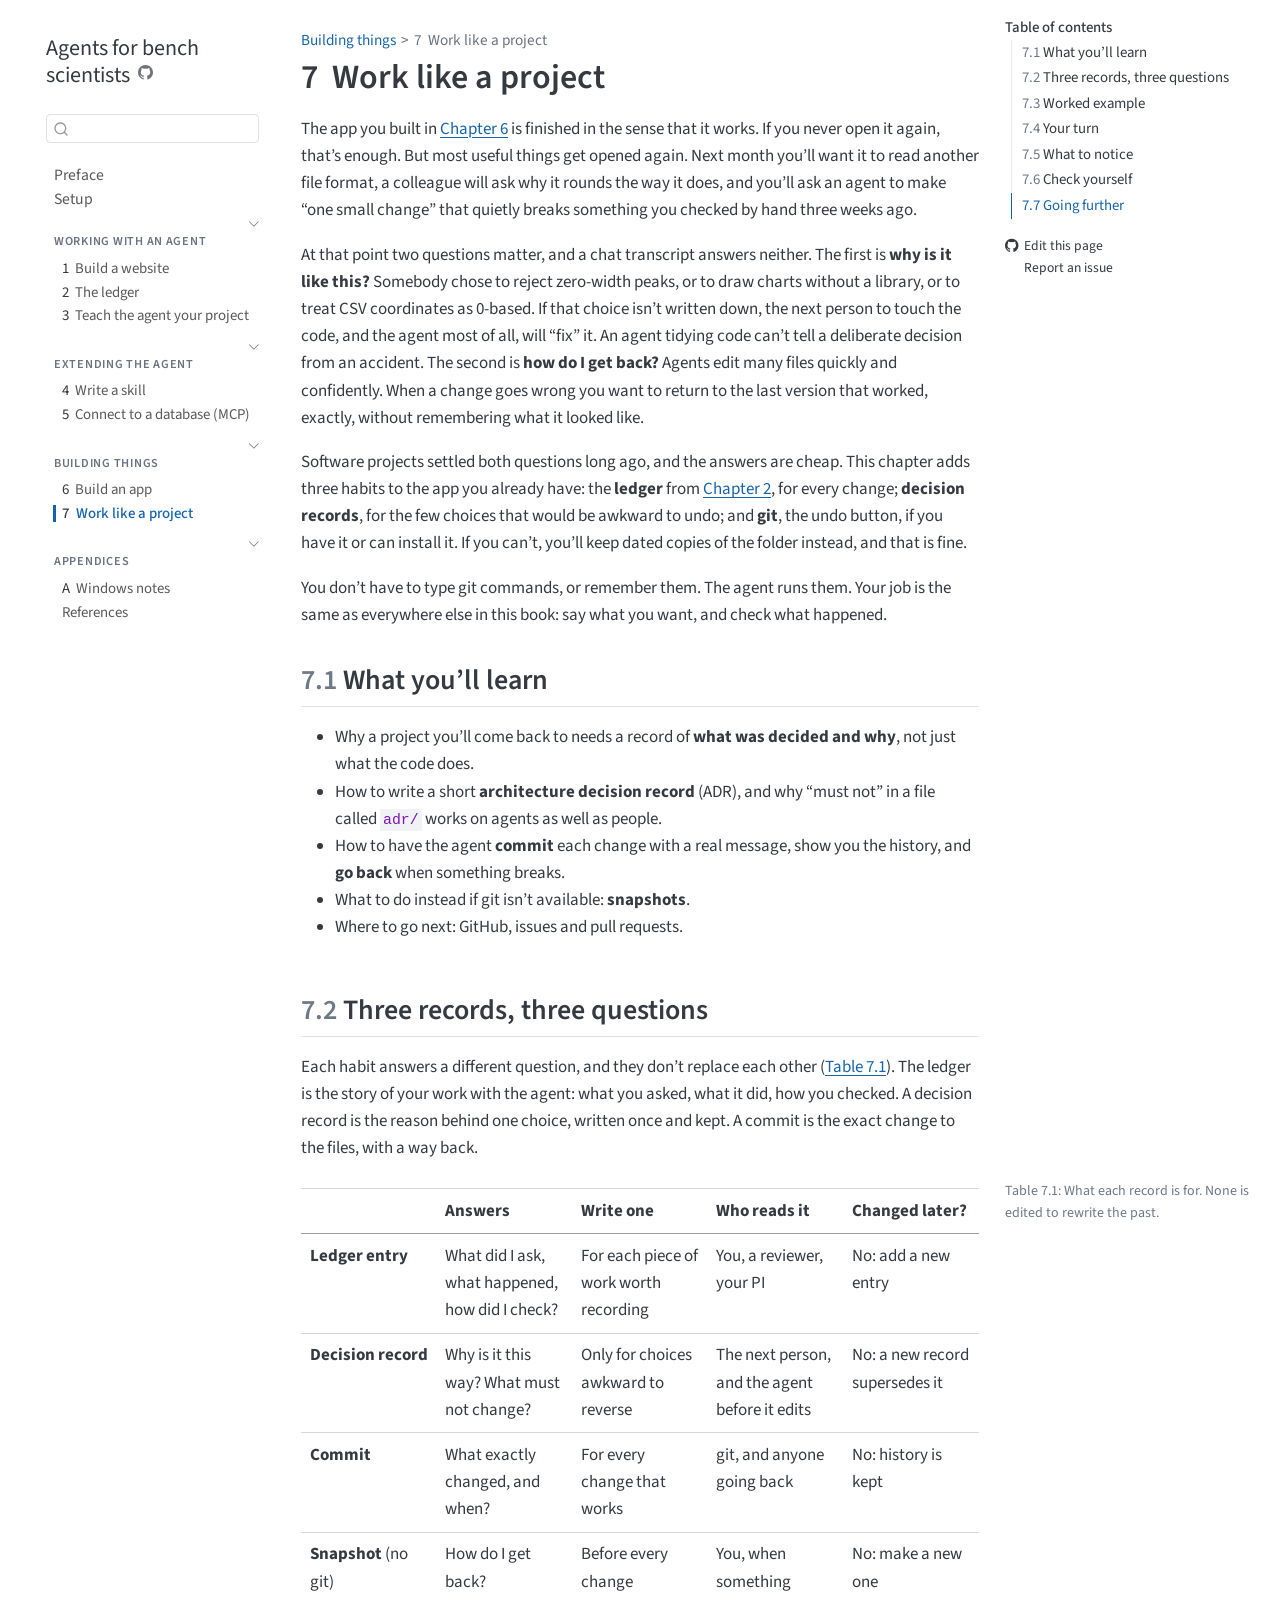
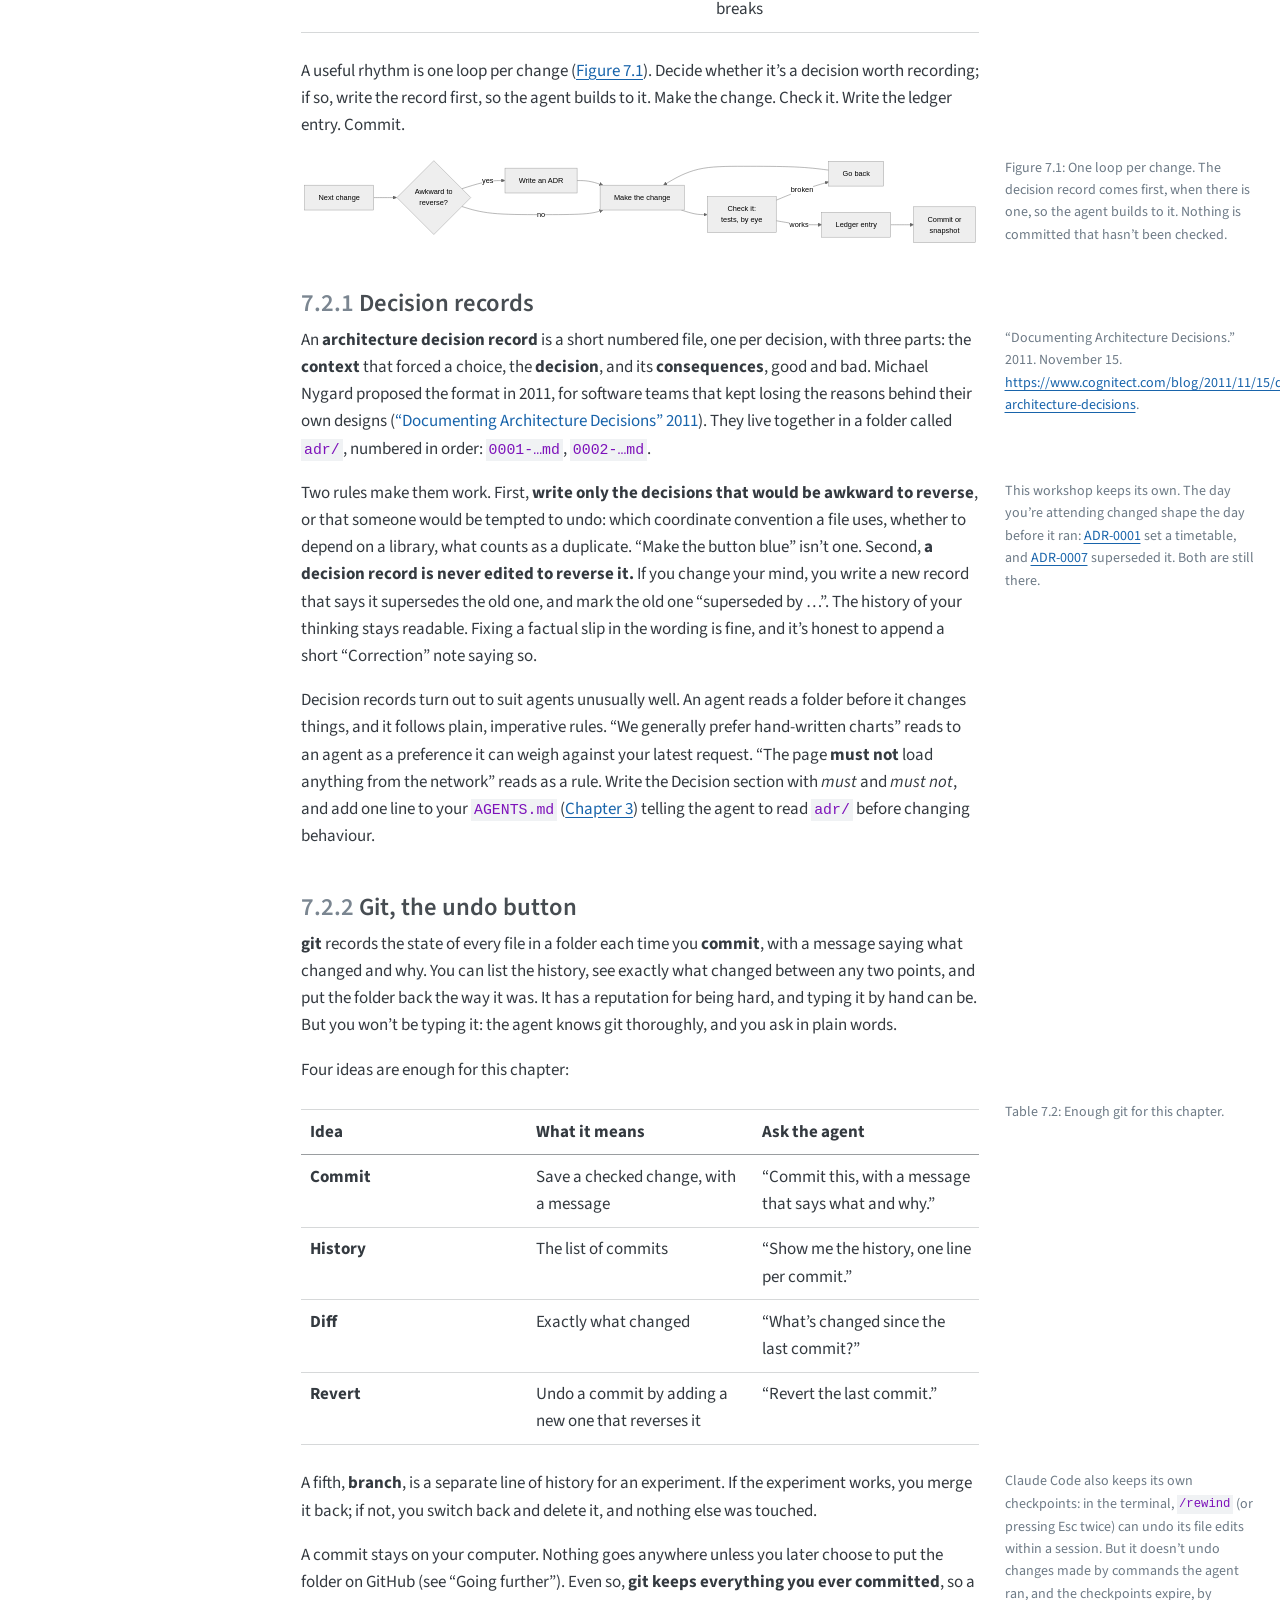
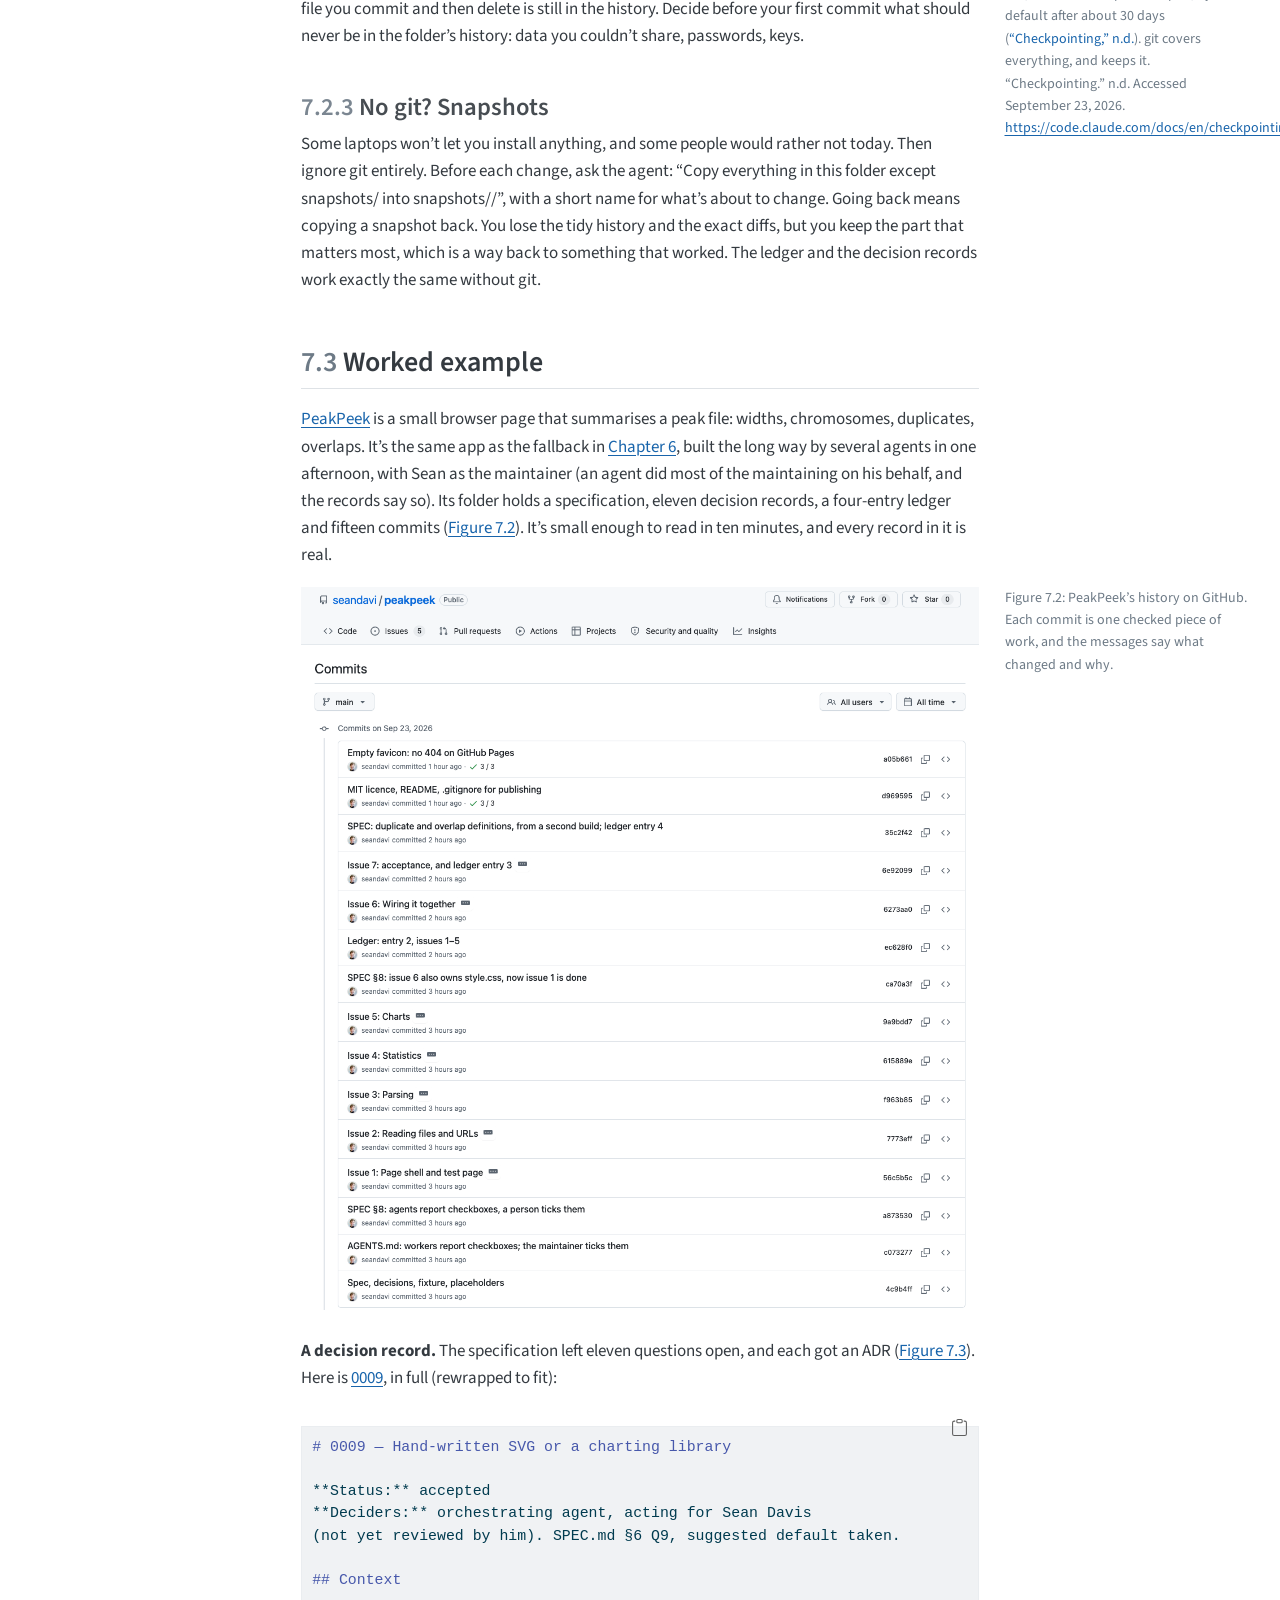
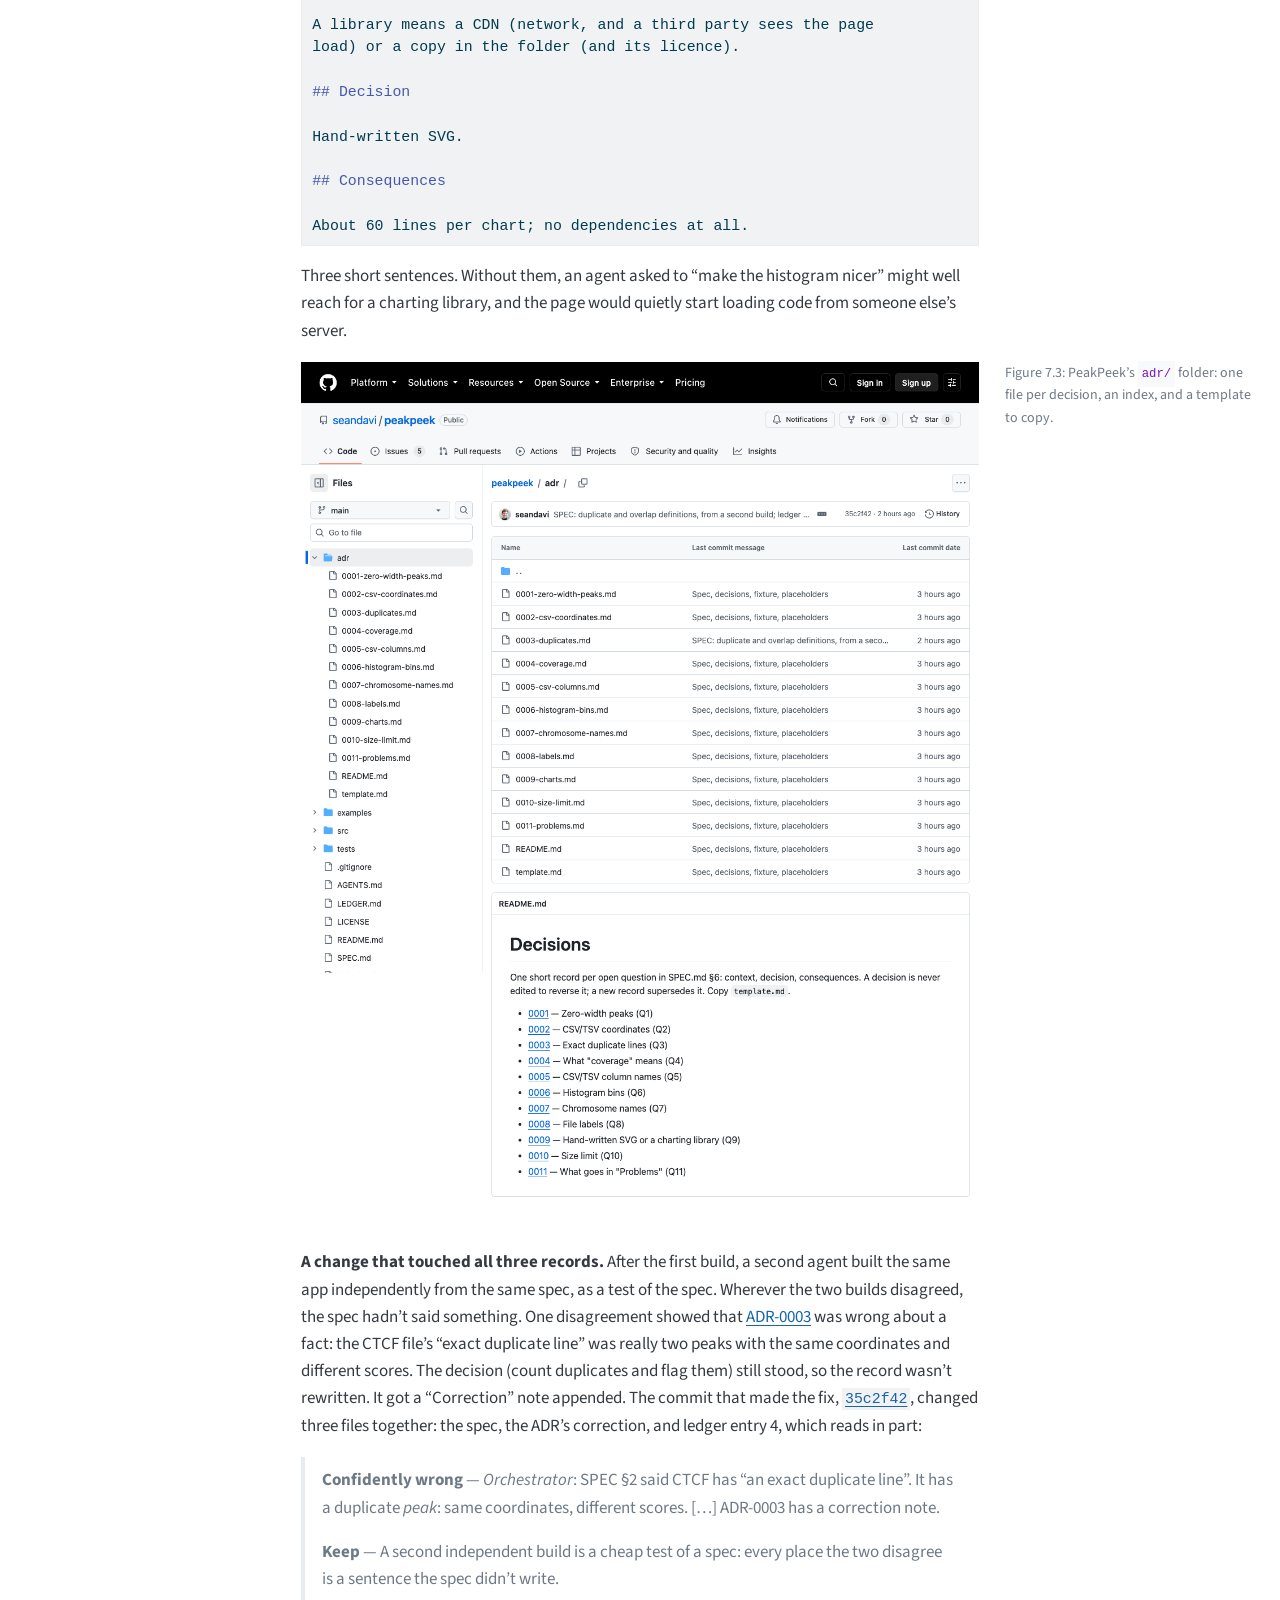
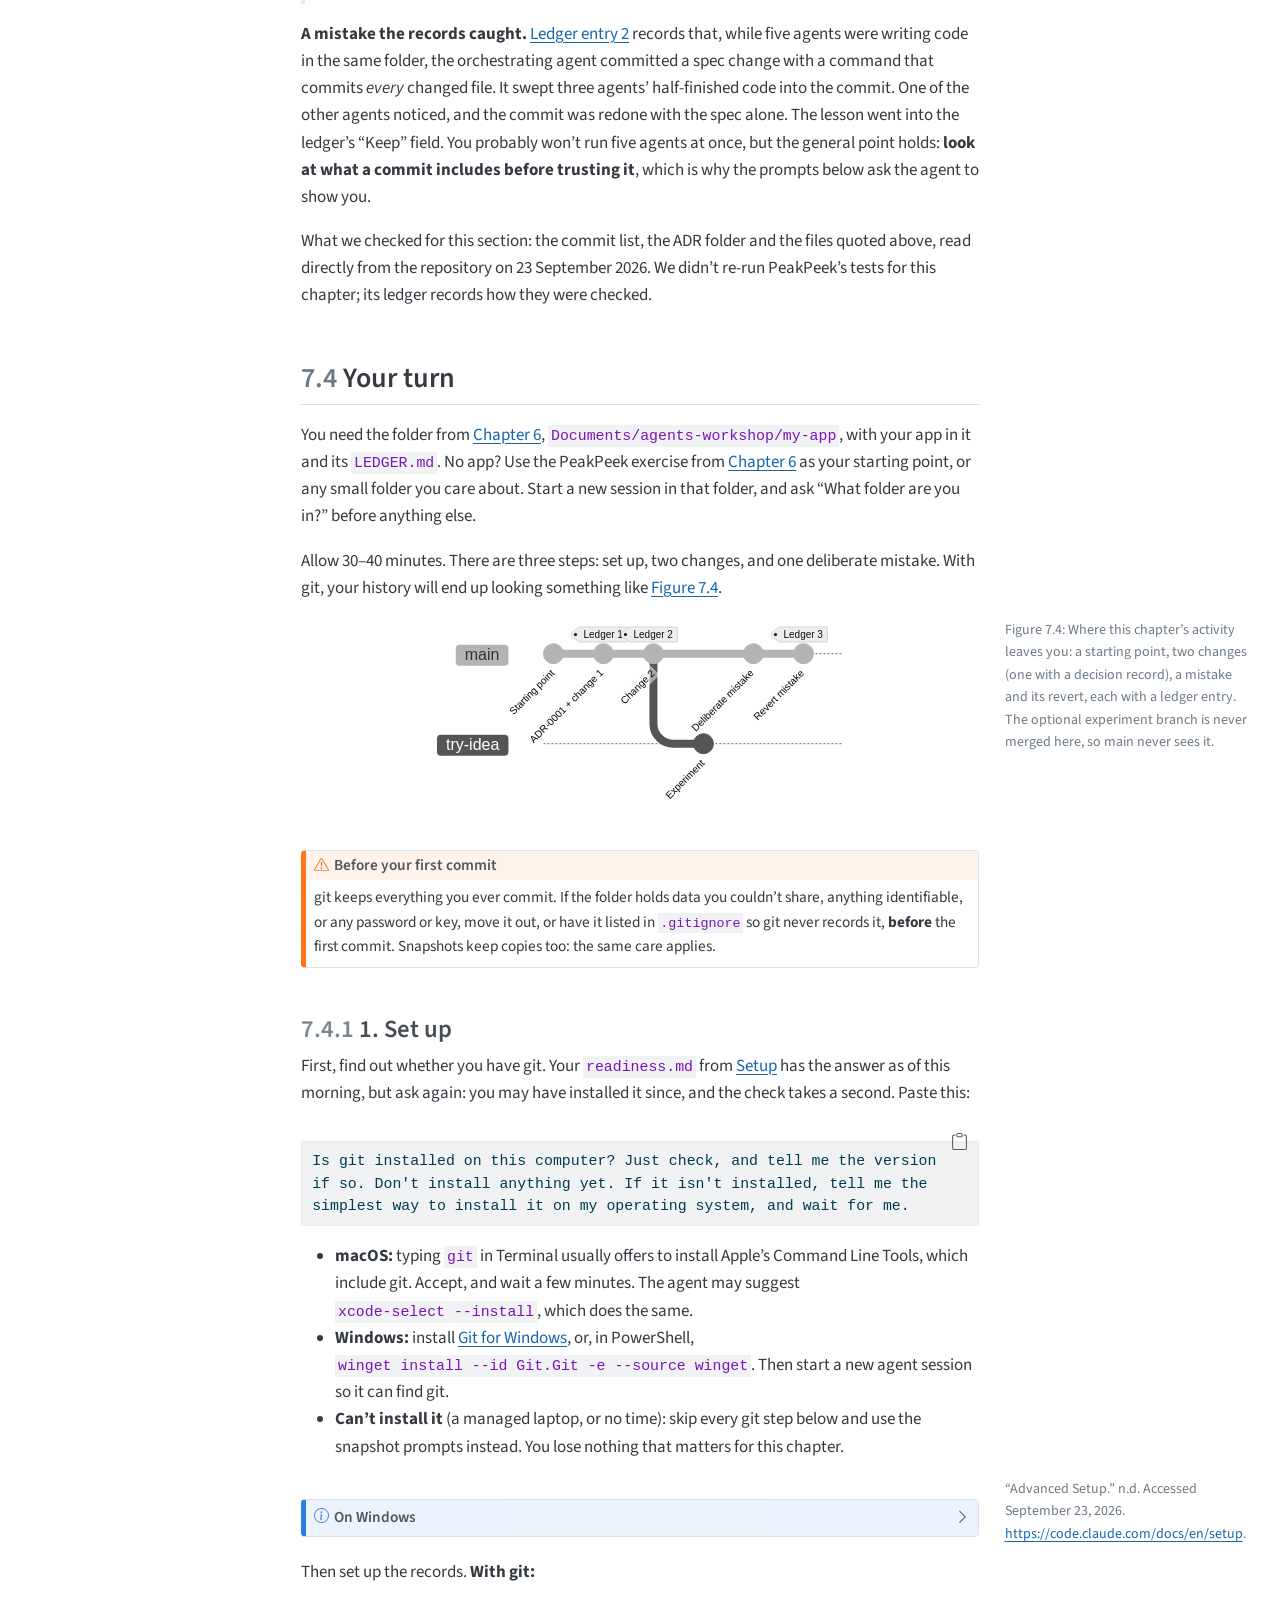
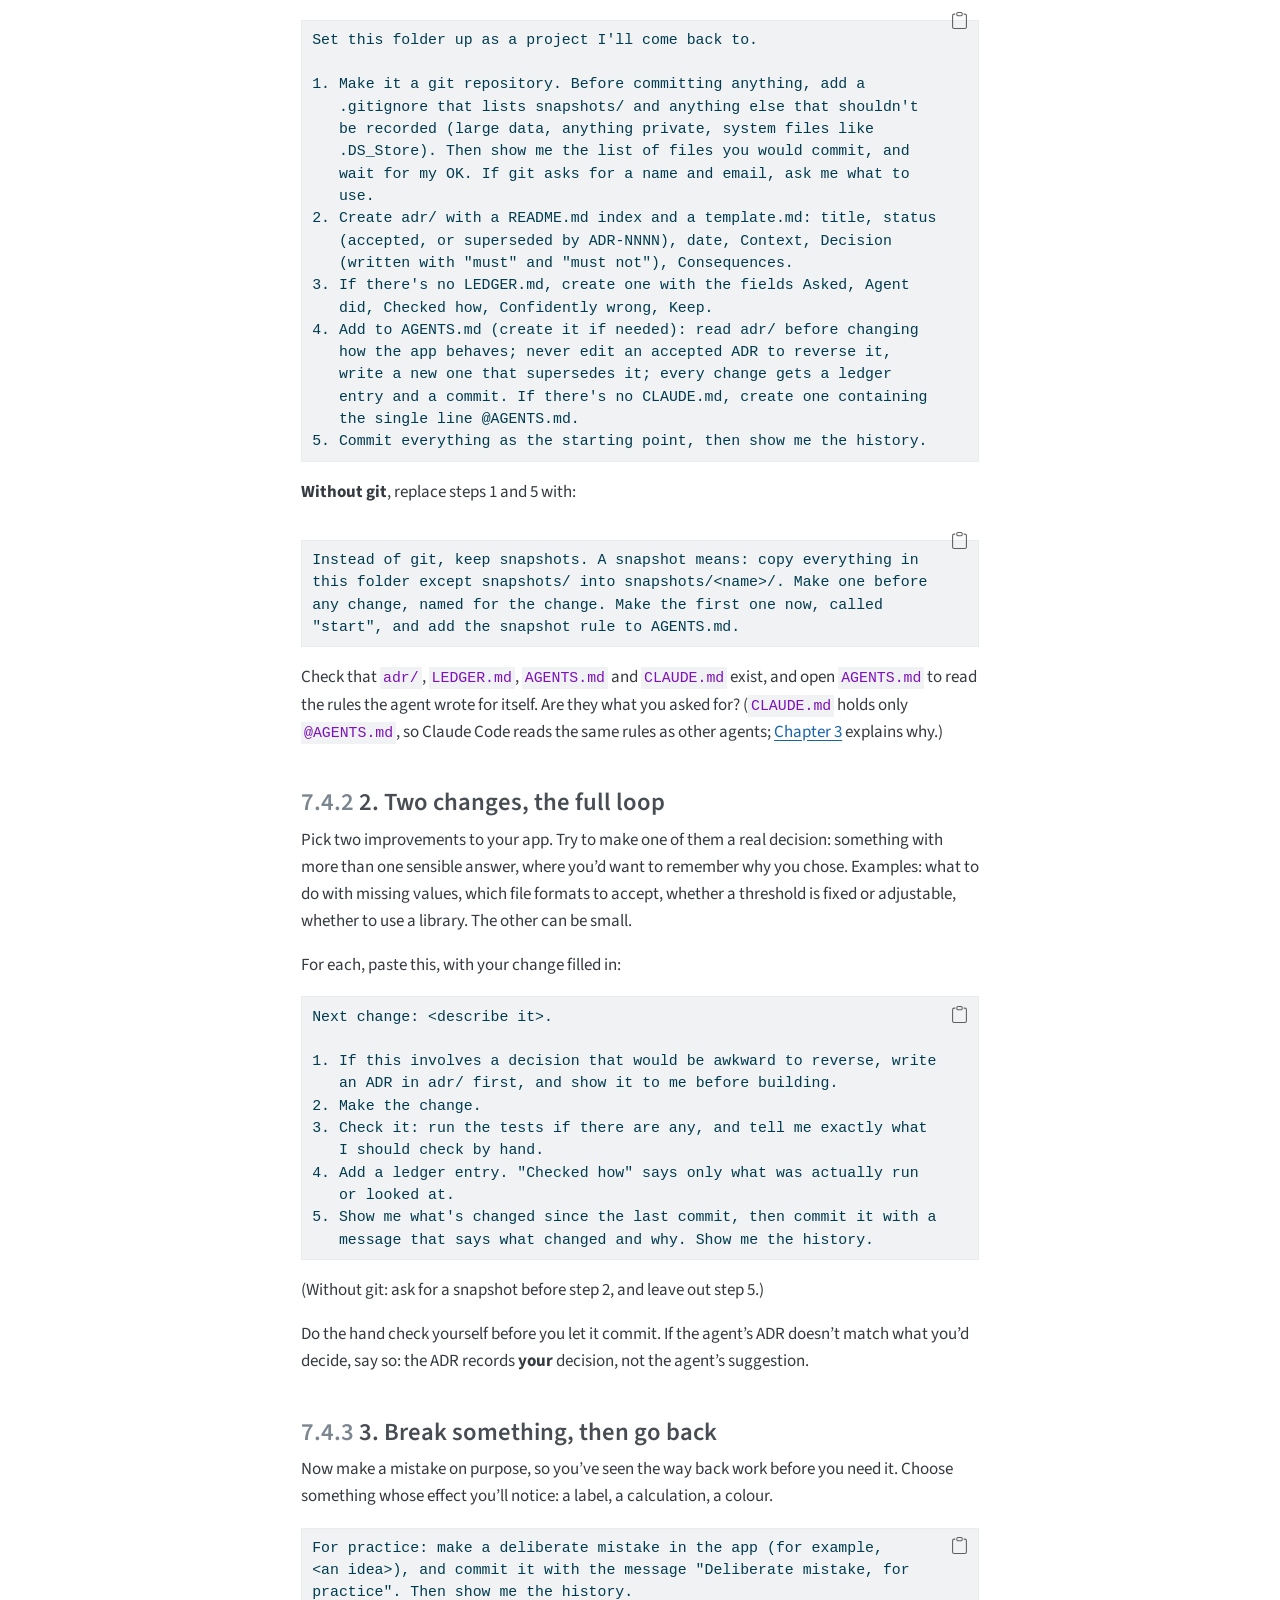
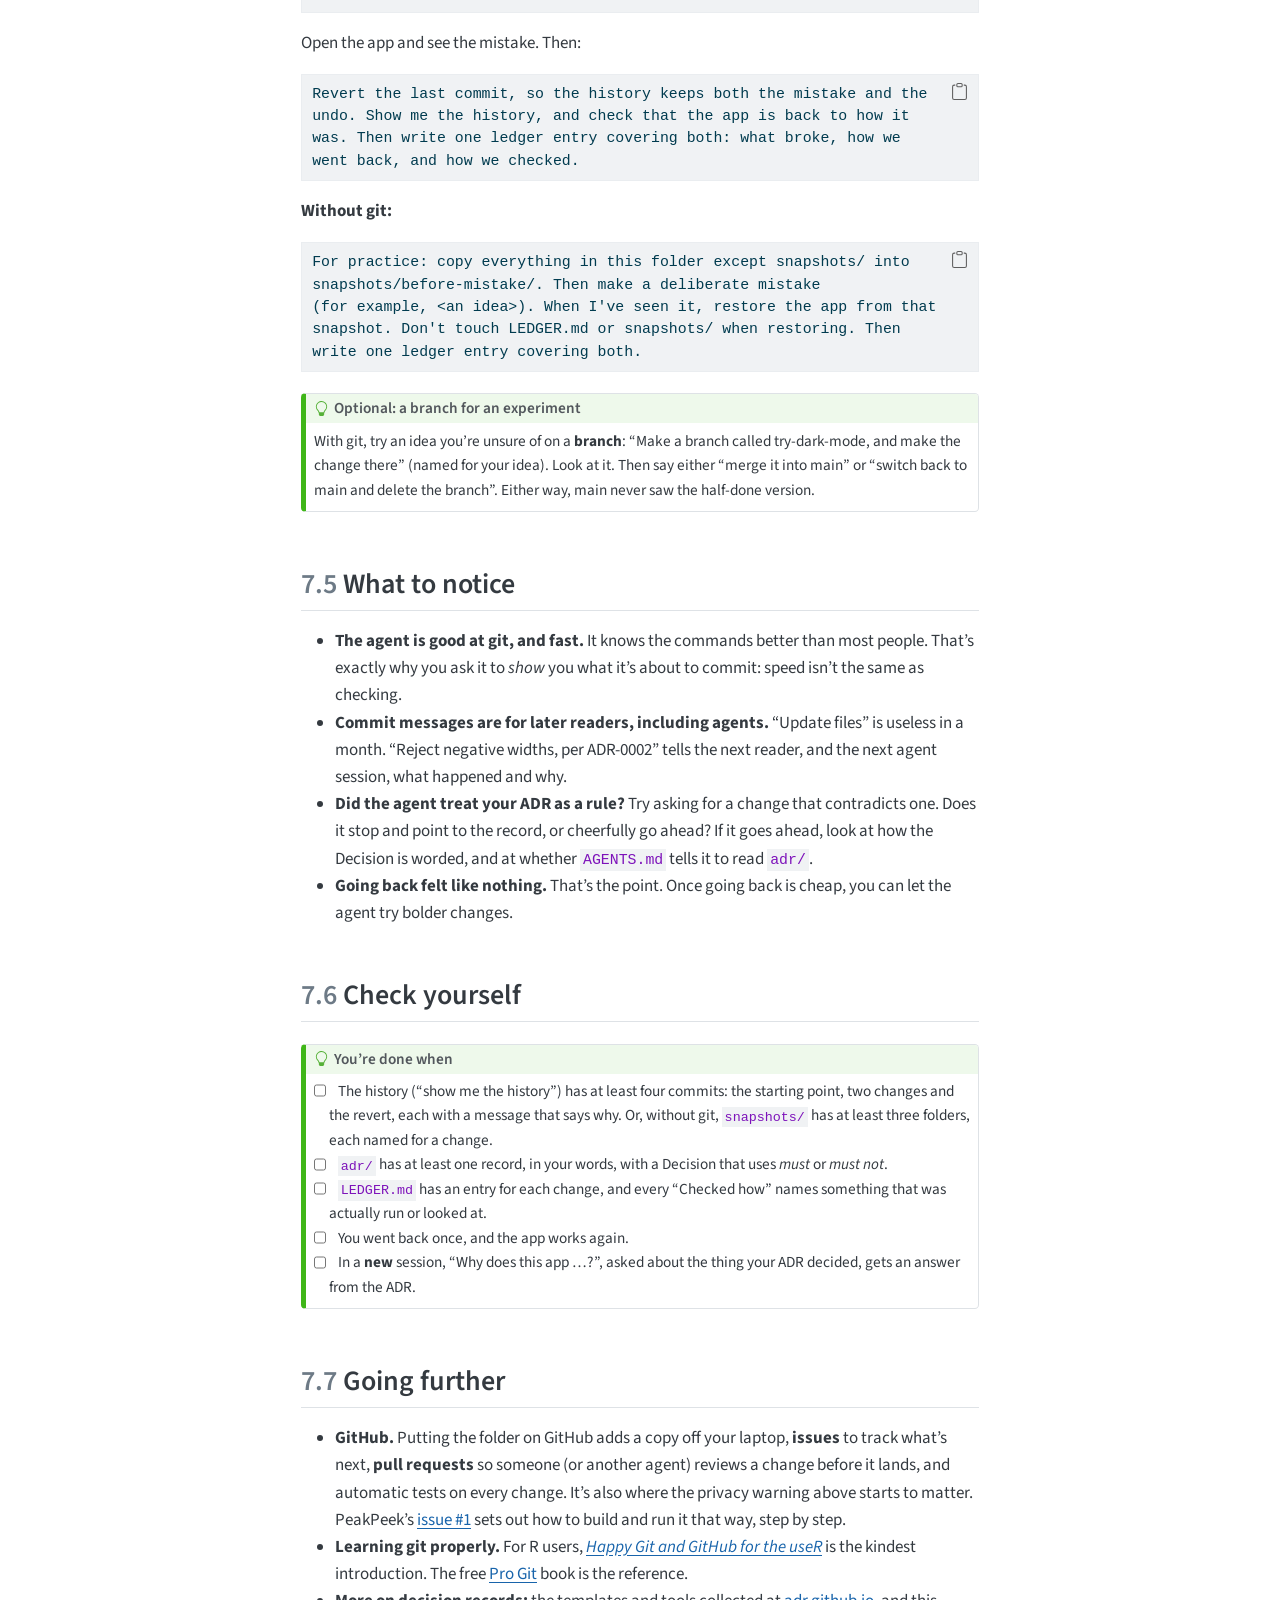
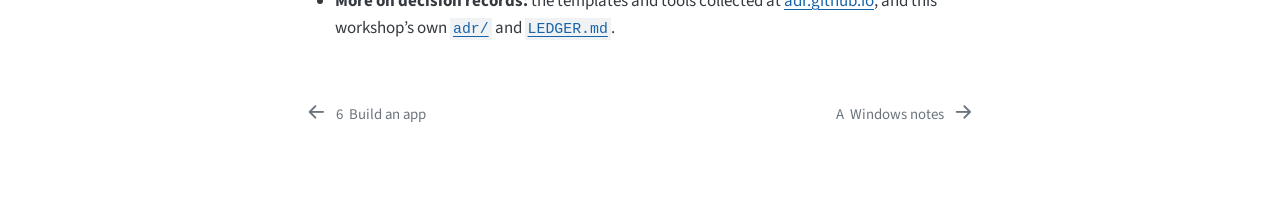
<file: docs/chapters/07-work-like-a-project.html>
<!DOCTYPE html>
<html xmlns="http://www.w3.org/1999/xhtml" lang="en" xml:lang="en"><head>

<meta charset="utf-8">
<meta name="generator" content="quarto-1.9.38">

<meta name="viewport" content="width=device-width, initial-scale=1.0, user-scalable=yes">


<title>7&nbsp; Work like a project – Agents for bench scientists</title>
<style>
/* Default styles provided by pandoc.
** See https://pandoc.org/MANUAL.html#variables-for-html for config info.
*/
code{white-space: pre-wrap;}
span.smallcaps{font-variant: small-caps;}
div.columns{display: flex; gap: min(4vw, 1.5em);}
div.column{flex: auto; overflow-x: auto;}
div.hanging-indent{margin-left: 1.5em; text-indent: -1.5em;}
ul.task-list{list-style: none;}
ul.task-list li input[type="checkbox"] {
  width: 0.8em;
  margin: 0 0.8em 0.2em -1em; /* quarto-specific, see https://github.com/quarto-dev/quarto-cli/issues/4556 */ 
  vertical-align: middle;
}
/* CSS for syntax highlighting */
html { -webkit-text-size-adjust: 100%; }
pre > code.sourceCode { white-space: pre; position: relative; }
pre > code.sourceCode > span { display: inline-block; line-height: 1.25; }
pre > code.sourceCode > span:empty { height: 1.2em; }
.sourceCode { overflow: visible; }
code.sourceCode > span { color: inherit; text-decoration: inherit; }
div.sourceCode { margin: 1em 0; }
pre.sourceCode { margin: 0; }
@media screen {
div.sourceCode { overflow: auto; }
}
@media print {
pre > code.sourceCode { white-space: pre-wrap; }
pre > code.sourceCode > span { text-indent: -5em; padding-left: 5em; }
}
pre.numberSource code
  { counter-reset: source-line 0; }
pre.numberSource code > span
  { position: relative; left: -4em; counter-increment: source-line; }
pre.numberSource code > span > a:first-child::before
  { content: counter(source-line);
    position: relative; left: -1em; text-align: right; vertical-align: baseline;
    border: none; display: inline-block;
    -webkit-touch-callout: none; -webkit-user-select: none;
    -khtml-user-select: none; -moz-user-select: none;
    -ms-user-select: none; user-select: none;
    padding: 0 4px; width: 4em;
  }
pre.numberSource { margin-left: 3em;  padding-left: 4px; }
div.sourceCode
  {   }
@media screen {
pre > code.sourceCode > span > a:first-child::before { text-decoration: underline; }
}
/* CSS for citations */
div.csl-bib-body { }
div.csl-entry {
  clear: both;
}
.hanging-indent div.csl-entry {
  margin-left:2em;
  text-indent:-2em;
}
div.csl-left-margin {
  min-width:2em;
  float:left;
}
div.csl-right-inline {
  margin-left:2em;
  padding-left:1em;
}
div.csl-indent {
  margin-left: 2em;
}</style>


<script src="../site_libs/quarto-nav/quarto-nav.js"></script>
<script src="../site_libs/quarto-nav/headroom.min.js"></script>
<script src="../site_libs/clipboard/clipboard.min.js"></script>
<script src="../site_libs/quarto-search/autocomplete.umd.js"></script>
<script src="../site_libs/quarto-search/fuse.min.js"></script>
<script src="../site_libs/quarto-search/quarto-search.js"></script>
<meta name="quarto:offset" content="../">
<link href="../appendices/windows.html" rel="next">
<link href="../chapters/06-build-an-app.html" rel="prev">
<script src="../site_libs/quarto-html/quarto.js" type="module"></script>
<script src="../site_libs/quarto-html/tabsets/tabsets.js" type="module"></script>
<script src="../site_libs/quarto-html/popper.min.js"></script>
<script src="../site_libs/quarto-html/tippy.umd.min.js"></script>
<script src="../site_libs/quarto-html/anchor.min.js"></script>
<link href="../site_libs/quarto-html/tippy.css" rel="stylesheet">
<link href="../site_libs/quarto-html/quarto-syntax-highlighting-15634bcf2e68342d4ad2dfa704d543f6.css" rel="stylesheet" id="quarto-text-highlighting-styles">
<script src="../site_libs/bootstrap/bootstrap.min.js"></script>
<link href="../site_libs/bootstrap/bootstrap-icons.css" rel="stylesheet">
<link href="../site_libs/bootstrap/bootstrap-8db532a760e6309ca89cbbb647cf1feb.min.css" rel="stylesheet" append-hash="true" id="quarto-bootstrap" data-mode="light">
<script src="../site_libs/quarto-contrib/glightbox/glightbox.min.js"></script>
<link href="../site_libs/quarto-contrib/glightbox/glightbox.min.css" rel="stylesheet">
<link href="../site_libs/quarto-contrib/glightbox/lightbox.css" rel="stylesheet">
<script id="quarto-search-options" type="application/json">{
  "location": "sidebar",
  "copy-button": false,
  "collapse-after": 3,
  "panel-placement": "start",
  "type": "textbox",
  "limit": 50,
  "keyboard-shortcut": [
    "f",
    "/",
    "s"
  ],
  "show-item-context": false,
  "language": {
    "search-no-results-text": "No results",
    "search-matching-documents-text": "matching documents",
    "search-copy-link-title": "Copy link to search",
    "search-hide-matches-text": "Hide additional matches",
    "search-more-match-text": "more match in this document",
    "search-more-matches-text": "more matches in this document",
    "search-clear-button-title": "Clear",
    "search-text-placeholder": "",
    "search-detached-cancel-button-title": "Cancel",
    "search-submit-button-title": "Submit",
    "search-label": "Search"
  }
}</script>
<script async="" src="https://www.googletagmanager.com/gtag/js?id=G-KLLV1GCF4E"></script>

<script type="text/javascript">

window.dataLayer = window.dataLayer || [];
function gtag(){dataLayer.push(arguments);}
gtag('js', new Date());
 
  gtag('consent', 'default', {
    'ad_storage': 'denied',
    'analytics_storage': 'denied'
  });
gtag('config', 'G-KLLV1GCF4E', { 'anonymize_ip': true});
</script>
<meta name="mermaid-theme" content="neutral">
<script src="../site_libs/quarto-diagram/mermaid.min.js"></script>
<script src="../site_libs/quarto-diagram/mermaid-init.js"></script>
<link href="../site_libs/quarto-diagram/mermaid.css" rel="stylesheet">


</head>

<body class="nav-sidebar floating slimcontent quarto-light">

<div id="quarto-search-results"></div>
  <header id="quarto-header" class="headroom fixed-top">
  <nav class="quarto-secondary-nav">
    <div class="container-fluid d-flex">
      <button type="button" class="quarto-btn-toggle btn" data-bs-toggle="collapse" role="button" data-bs-target=".quarto-sidebar-collapse-item" aria-controls="quarto-sidebar" aria-expanded="false" aria-label="Toggle sidebar navigation" onclick="if (window.quartoToggleHeadroom) { window.quartoToggleHeadroom(); }">
        <i class="bi bi-layout-text-sidebar-reverse"></i>
      </button>
        <nav class="quarto-page-breadcrumbs" aria-label="breadcrumb"><ol class="breadcrumb"><li class="breadcrumb-item"><a href="../chapters/06-build-an-app.html">Building things</a></li><li class="breadcrumb-item"><a href="../chapters/07-work-like-a-project.html"><span class="chapter-number">7</span>&nbsp; <span class="chapter-title">Work like a project</span></a></li></ol></nav>
        <a class="flex-grow-1" role="navigation" data-bs-toggle="collapse" data-bs-target=".quarto-sidebar-collapse-item" aria-controls="quarto-sidebar" aria-expanded="false" aria-label="Toggle sidebar navigation" onclick="if (window.quartoToggleHeadroom) { window.quartoToggleHeadroom(); }">      
        </a>
      <button type="button" class="btn quarto-search-button" aria-label="Search" onclick="window.quartoOpenSearch();">
        <i class="bi bi-search"></i>
      </button>
    </div>
  </nav>
</header>
<!-- content -->
<div id="quarto-content" class="quarto-container page-columns page-rows-contents page-layout-article">
<!-- sidebar -->
  <nav id="quarto-sidebar" class="sidebar collapse collapse-horizontal quarto-sidebar-collapse-item sidebar-navigation floating overflow-auto">
    <div class="pt-lg-2 mt-2 text-left sidebar-header">
    <div class="sidebar-title mb-0 py-0">
      <a href="../">Agents for bench scientists</a> 
        <div class="sidebar-tools-main">
    <a href="https://github.com/seandavi/2026-penn-epigen-agentic-workshop/tree/main/book/" title="Source Code" class="quarto-navigation-tool px-1" aria-label="Source Code"><i class="bi bi-github"></i></a>
</div>
    </div>
      </div>
        <div class="mt-2 flex-shrink-0 align-items-center">
        <div class="sidebar-search">
        <div id="quarto-search" class="" title="Search"></div>
        </div>
        </div>
    <div class="sidebar-menu-container"> 
    <ul class="list-unstyled mt-1">
        <li class="sidebar-item">
  <div class="sidebar-item-container"> 
  <a href="../index.html" class="sidebar-item-text sidebar-link">
 <span class="menu-text">Preface</span></a>
  </div>
</li>
        <li class="sidebar-item">
  <div class="sidebar-item-container"> 
  <a href="../chapters/00-setup.html" class="sidebar-item-text sidebar-link">
 <span class="menu-text">Setup</span></a>
  </div>
</li>
        <li class="sidebar-item sidebar-item-section">
      <div class="sidebar-item-container"> 
            <a class="sidebar-item-text sidebar-link text-start" data-bs-toggle="collapse" data-bs-target="#quarto-sidebar-section-1" role="navigation" aria-expanded="true">
 <span class="menu-text">Working with an agent</span></a>
          <a class="sidebar-item-toggle text-start" data-bs-toggle="collapse" data-bs-target="#quarto-sidebar-section-1" role="navigation" aria-expanded="true" aria-label="Toggle section">
            <i class="bi bi-chevron-right ms-2"></i>
          </a> 
      </div>
      <ul id="quarto-sidebar-section-1" class="collapse list-unstyled sidebar-section depth1 show">  
          <li class="sidebar-item">
  <div class="sidebar-item-container"> 
  <a href="../chapters/01-website.html" class="sidebar-item-text sidebar-link">
 <span class="menu-text"><span class="chapter-number">1</span>&nbsp; <span class="chapter-title">Build a website</span></span></a>
  </div>
</li>
          <li class="sidebar-item">
  <div class="sidebar-item-container"> 
  <a href="../chapters/02-ledger.html" class="sidebar-item-text sidebar-link">
 <span class="menu-text"><span class="chapter-number">2</span>&nbsp; <span class="chapter-title">The ledger</span></span></a>
  </div>
</li>
          <li class="sidebar-item">
  <div class="sidebar-item-container"> 
  <a href="../chapters/03-teach-your-agent.html" class="sidebar-item-text sidebar-link">
 <span class="menu-text"><span class="chapter-number">3</span>&nbsp; <span class="chapter-title">Teach the agent your project</span></span></a>
  </div>
</li>
      </ul>
  </li>
        <li class="sidebar-item sidebar-item-section">
      <div class="sidebar-item-container"> 
            <a class="sidebar-item-text sidebar-link text-start" data-bs-toggle="collapse" data-bs-target="#quarto-sidebar-section-2" role="navigation" aria-expanded="true">
 <span class="menu-text">Extending the agent</span></a>
          <a class="sidebar-item-toggle text-start" data-bs-toggle="collapse" data-bs-target="#quarto-sidebar-section-2" role="navigation" aria-expanded="true" aria-label="Toggle section">
            <i class="bi bi-chevron-right ms-2"></i>
          </a> 
      </div>
      <ul id="quarto-sidebar-section-2" class="collapse list-unstyled sidebar-section depth1 show">  
          <li class="sidebar-item">
  <div class="sidebar-item-container"> 
  <a href="../chapters/04-skills.html" class="sidebar-item-text sidebar-link">
 <span class="menu-text"><span class="chapter-number">4</span>&nbsp; <span class="chapter-title">Write a skill</span></span></a>
  </div>
</li>
          <li class="sidebar-item">
  <div class="sidebar-item-container"> 
  <a href="../chapters/05-mcp.html" class="sidebar-item-text sidebar-link">
 <span class="menu-text"><span class="chapter-number">5</span>&nbsp; <span class="chapter-title">Connect to a database (MCP)</span></span></a>
  </div>
</li>
      </ul>
  </li>
        <li class="sidebar-item sidebar-item-section">
      <div class="sidebar-item-container"> 
            <a class="sidebar-item-text sidebar-link text-start" data-bs-toggle="collapse" data-bs-target="#quarto-sidebar-section-3" role="navigation" aria-expanded="true">
 <span class="menu-text">Building things</span></a>
          <a class="sidebar-item-toggle text-start" data-bs-toggle="collapse" data-bs-target="#quarto-sidebar-section-3" role="navigation" aria-expanded="true" aria-label="Toggle section">
            <i class="bi bi-chevron-right ms-2"></i>
          </a> 
      </div>
      <ul id="quarto-sidebar-section-3" class="collapse list-unstyled sidebar-section depth1 show">  
          <li class="sidebar-item">
  <div class="sidebar-item-container"> 
  <a href="../chapters/06-build-an-app.html" class="sidebar-item-text sidebar-link">
 <span class="menu-text"><span class="chapter-number">6</span>&nbsp; <span class="chapter-title">Build an app</span></span></a>
  </div>
</li>
          <li class="sidebar-item">
  <div class="sidebar-item-container"> 
  <a href="../chapters/07-work-like-a-project.html" class="sidebar-item-text sidebar-link active">
 <span class="menu-text"><span class="chapter-number">7</span>&nbsp; <span class="chapter-title">Work like a project</span></span></a>
  </div>
</li>
      </ul>
  </li>
        <li class="sidebar-item sidebar-item-section">
      <div class="sidebar-item-container"> 
            <a class="sidebar-item-text sidebar-link text-start" data-bs-toggle="collapse" data-bs-target="#quarto-sidebar-section-4" role="navigation" aria-expanded="true">
 <span class="menu-text">Appendices</span></a>
          <a class="sidebar-item-toggle text-start" data-bs-toggle="collapse" data-bs-target="#quarto-sidebar-section-4" role="navigation" aria-expanded="true" aria-label="Toggle section">
            <i class="bi bi-chevron-right ms-2"></i>
          </a> 
      </div>
      <ul id="quarto-sidebar-section-4" class="collapse list-unstyled sidebar-section depth1 show">  
          <li class="sidebar-item">
  <div class="sidebar-item-container"> 
  <a href="../appendices/windows.html" class="sidebar-item-text sidebar-link">
 <span class="menu-text"><span class="chapter-number">A</span>&nbsp; <span class="chapter-title">Windows notes</span></span></a>
  </div>
</li>
          <li class="sidebar-item">
  <div class="sidebar-item-container"> 
  <a href="../appendices/references.html" class="sidebar-item-text sidebar-link">
 <span class="menu-text">References</span></a>
  </div>
</li>
      </ul>
  </li>
    </ul>
    </div>
</nav>
<div id="quarto-sidebar-glass" class="quarto-sidebar-collapse-item" data-bs-toggle="collapse" data-bs-target=".quarto-sidebar-collapse-item"></div>
<!-- margin-sidebar -->
    <div id="quarto-margin-sidebar" class="sidebar margin-sidebar">
        <nav id="TOC" role="doc-toc" class="toc-active">
    <h2 id="toc-title">Table of contents</h2>
   
  <ul>
  <li><a href="#what-youll-learn" id="toc-what-youll-learn" class="nav-link active" data-scroll-target="#what-youll-learn"><span class="header-section-number">7.1</span> What you’ll learn</a></li>
  <li><a href="#three-records-three-questions" id="toc-three-records-three-questions" class="nav-link" data-scroll-target="#three-records-three-questions"><span class="header-section-number">7.2</span> Three records, three questions</a>
  <ul class="collapse">
  <li><a href="#decision-records" id="toc-decision-records" class="nav-link" data-scroll-target="#decision-records"><span class="header-section-number">7.2.1</span> Decision records</a></li>
  <li><a href="#git-the-undo-button" id="toc-git-the-undo-button" class="nav-link" data-scroll-target="#git-the-undo-button"><span class="header-section-number">7.2.2</span> Git, the undo button</a></li>
  <li><a href="#no-git-snapshots" id="toc-no-git-snapshots" class="nav-link" data-scroll-target="#no-git-snapshots"><span class="header-section-number">7.2.3</span> No git? Snapshots</a></li>
  </ul></li>
  <li><a href="#worked-example" id="toc-worked-example" class="nav-link" data-scroll-target="#worked-example"><span class="header-section-number">7.3</span> Worked example</a></li>
  <li><a href="#your-turn" id="toc-your-turn" class="nav-link" data-scroll-target="#your-turn"><span class="header-section-number">7.4</span> Your turn</a>
  <ul class="collapse">
  <li><a href="#set-up" id="toc-set-up" class="nav-link" data-scroll-target="#set-up"><span class="header-section-number">7.4.1</span> 1. Set up</a></li>
  <li><a href="#two-changes-the-full-loop" id="toc-two-changes-the-full-loop" class="nav-link" data-scroll-target="#two-changes-the-full-loop"><span class="header-section-number">7.4.2</span> 2. Two changes, the full loop</a></li>
  <li><a href="#break-something-then-go-back" id="toc-break-something-then-go-back" class="nav-link" data-scroll-target="#break-something-then-go-back"><span class="header-section-number">7.4.3</span> 3. Break something, then go back</a></li>
  </ul></li>
  <li><a href="#what-to-notice" id="toc-what-to-notice" class="nav-link" data-scroll-target="#what-to-notice"><span class="header-section-number">7.5</span> What to notice</a></li>
  <li><a href="#check-yourself" id="toc-check-yourself" class="nav-link" data-scroll-target="#check-yourself"><span class="header-section-number">7.6</span> Check yourself</a></li>
  <li><a href="#going-further" id="toc-going-further" class="nav-link" data-scroll-target="#going-further"><span class="header-section-number">7.7</span> Going further</a></li>
  </ul>
<div class="toc-actions"><ul><li><a href="https://github.com/seandavi/2026-penn-epigen-agentic-workshop/edit/main/book/chapters/07-work-like-a-project.qmd" class="toc-action"><i class="bi bi-github"></i>Edit this page</a></li><li><a href="https://github.com/seandavi/2026-penn-epigen-agentic-workshop/issues/new" class="toc-action"><i class="bi empty"></i>Report an issue</a></li></ul></div></nav>
    </div>
<!-- main -->
<main class="content page-columns page-full" id="quarto-document-content">

<header id="title-block-header" class="quarto-title-block default"><nav class="quarto-page-breadcrumbs quarto-title-breadcrumbs d-none d-lg-block" aria-label="breadcrumb"><ol class="breadcrumb"><li class="breadcrumb-item"><a href="../chapters/06-build-an-app.html">Building things</a></li><li class="breadcrumb-item"><a href="../chapters/07-work-like-a-project.html"><span class="chapter-number">7</span>&nbsp; <span class="chapter-title">Work like a project</span></a></li></ol></nav>
<div class="quarto-title">
<h1 class="title"><span id="sec-project" class="quarto-section-identifier"><span class="chapter-number">7</span>&nbsp; <span class="chapter-title">Work like a project</span></span></h1>
</div>



<div class="quarto-title-meta">

    
  
    
  </div>
  


</header>


<p>The app you built in <a href="06-build-an-app.html" class="quarto-xref"><span>Chapter 6</span></a> is finished in the sense that it works. If you never open it again, that’s enough. But most useful things get opened again. Next month you’ll want it to read another file format, a colleague will ask why it rounds the way it does, and you’ll ask an agent to make “one small change” that quietly breaks something you checked by hand three weeks ago.</p>
<p>At that point two questions matter, and a chat transcript answers neither. The first is <strong>why is it like this?</strong> Somebody chose to reject zero-width peaks, or to draw charts without a library, or to treat CSV coordinates as 0-based. If that choice isn’t written down, the next person to touch the code, and the agent most of all, will “fix” it. An agent tidying code can’t tell a deliberate decision from an accident. The second is <strong>how do I get back?</strong> Agents edit many files quickly and confidently. When a change goes wrong you want to return to the last version that worked, exactly, without remembering what it looked like.</p>
<p>Software projects settled both questions long ago, and the answers are cheap. This chapter adds three habits to the app you already have: the <strong>ledger</strong> from <a href="02-ledger.html" class="quarto-xref"><span>Chapter 2</span></a>, for every change; <strong>decision records</strong>, for the few choices that would be awkward to undo; and <strong>git</strong>, the undo button, if you have it or can install it. If you can’t, you’ll keep dated copies of the folder instead, and that is fine.</p>
<p>You don’t have to type git commands, or remember them. The agent runs them. Your job is the same as everywhere else in this book: say what you want, and check what happened.</p>
<section id="what-youll-learn" class="level2" data-number="7.1">
<h2 data-number="7.1" class="anchored" data-anchor-id="what-youll-learn"><span class="header-section-number">7.1</span> What you’ll learn</h2>
<ul>
<li>Why a project you’ll come back to needs a record of <strong>what was decided and why</strong>, not just what the code does.</li>
<li>How to write a short <strong>architecture decision record</strong> (ADR), and why “must not” in a file called <code>adr/</code> works on agents as well as people.</li>
<li>How to have the agent <strong>commit</strong> each change with a real message, show you the history, and <strong>go back</strong> when something breaks.</li>
<li>What to do instead if git isn’t available: <strong>snapshots</strong>.</li>
<li>Where to go next: GitHub, issues and pull requests.</li>
</ul>
</section>
<section id="three-records-three-questions" class="level2 page-columns page-full" data-number="7.2">
<h2 data-number="7.2" class="anchored" data-anchor-id="three-records-three-questions"><span class="header-section-number">7.2</span> Three records, three questions</h2>
<p>Each habit answers a different question, and they don’t replace each other (<a href="#tbl-project-records" class="quarto-xref">Table&nbsp;<span>7.1</span></a>). The ledger is the story of your work with the agent: what you asked, what it did, how you checked. A decision record is the reason behind one choice, written once and kept. A commit is the exact change to the files, with a way back.</p>
<div id="tbl-project-records" class="quarto-float quarto-figure quarto-figure-center anchored page-columns page-full">
<figure class="quarto-float quarto-float-tbl figure page-columns page-full">
<div aria-describedby="tbl-project-records-caption-0ceaefa1-69ba-4598-a22c-09a6ac19f8ca">
<table class="table">
<colgroup>
<col style="width: 20%">
<col style="width: 20%">
<col style="width: 20%">
<col style="width: 20%">
<col style="width: 20%">
</colgroup>
<thead>
<tr class="header">
<th></th>
<th>Answers</th>
<th>Write one</th>
<th>Who reads it</th>
<th>Changed later?</th>
</tr>
</thead>
<tbody>
<tr class="odd">
<td><strong>Ledger entry</strong></td>
<td>What did I ask, what happened, how did I check?</td>
<td>For each piece of work worth recording</td>
<td>You, a reviewer, your PI</td>
<td>No: add a new entry</td>
</tr>
<tr class="even">
<td><strong>Decision record</strong></td>
<td>Why is it this way? What must not change?</td>
<td>Only for choices awkward to reverse</td>
<td>The next person, and the agent before it edits</td>
<td>No: a new record supersedes it</td>
</tr>
<tr class="odd">
<td><strong>Commit</strong></td>
<td>What exactly changed, and when?</td>
<td>For every change that works</td>
<td>git, and anyone going back</td>
<td>No: history is kept</td>
</tr>
<tr class="even">
<td><strong>Snapshot</strong> (no git)</td>
<td>How do I get back?</td>
<td>Before every change</td>
<td>You, when something breaks</td>
<td>No: make a new one</td>
</tr>
</tbody>
</table>
</div>
<figcaption class="quarto-float-caption-margin quarto-float-caption quarto-float-tbl margin-caption" id="tbl-project-records-caption-0ceaefa1-69ba-4598-a22c-09a6ac19f8ca">
Table&nbsp;7.1: What each record is for. None is edited to rewrite the past.
</figcaption>
</figure>
</div>
<p>A useful rhythm is one loop per change (<a href="#fig-project-loop" class="quarto-xref">Figure&nbsp;<span>7.1</span></a>). Decide whether it’s a decision worth recording; if so, write the record first, so the agent builds to it. Make the change. Check it. Write the ledger entry. Commit.</p>
<div class="cell page-columns page-full" data-layout-align="default">
<div class="cell-output-display page-columns page-full">
<div id="fig-project-loop" class="quarto-float quarto-figure quarto-figure-center anchored page-columns page-full">
<figure class="quarto-float quarto-float-fig figure page-columns page-full">
<div aria-describedby="fig-project-loop-caption-0ceaefa1-69ba-4598-a22c-09a6ac19f8ca">
<div>
<pre class="mermaid mermaid-js" data-label="fig-project-loop">flowchart LR
  accDescr: One loop per change. Next change; if awkward to reverse, write an ADR first; make the change; check it; if broken, go back; if it works, ledger entry, then commit or snapshot.
  A[Next change] --&gt; B{Awkward to&lt;br/&gt;reverse?}
  B -- yes --&gt; C[Write an ADR]
  B -- no --&gt; D[Make the change]
  C --&gt; D
  D --&gt; E[Check it:&lt;br/&gt;tests, by eye]
  E -- broken --&gt; F[Go back]
  F --&gt; D
  E -- works --&gt; G[Ledger entry]
  G --&gt; H[Commit or&lt;br/&gt;snapshot]
</pre>
</div>
</div>
<figcaption class="quarto-float-caption-margin quarto-float-caption quarto-float-fig margin-caption" id="fig-project-loop-caption-0ceaefa1-69ba-4598-a22c-09a6ac19f8ca">
Figure&nbsp;7.1: One loop per change. The decision record comes first, when there is one, so the agent builds to it. Nothing is committed that hasn’t been checked.
</figcaption>
</figure>
</div>
</div>
</div>
<section id="decision-records" class="level3 page-columns page-full" data-number="7.2.1">
<h3 data-number="7.2.1" class="anchored" data-anchor-id="decision-records"><span class="header-section-number">7.2.1</span> Decision records</h3>
<p>An <strong>architecture decision record</strong> is a short numbered file, one per decision, with three parts: the <strong>context</strong> that forced a choice, the <strong>decision</strong>, and its <strong>consequences</strong>, good and bad. Michael Nygard proposed the format in 2011, for software teams that kept losing the reasons behind their own designs <span class="citation" data-cites="url:https://cognitect.com/blog/2011/11/15/documenting-architecture-decisions">(<a href="../appendices/references.html#ref-url:https://cognitect.com/blog/2011/11/15/documenting-architecture-decisions" role="doc-biblioref"><span>“Documenting <span>Architecture</span> <span>Decisions</span>”</span> 2011</a>)</span>. They live together in a folder called <code>adr/</code>, numbered in order: <code>0001-…md</code>, <code>0002-…md</code>.</p>
<div class="no-row-height column-margin column-container"><div id="ref-url:https://cognitect.com/blog/2011/11/15/documenting-architecture-decisions" class="csl-entry" role="listitem">
<span>“Documenting <span>Architecture</span> <span>Decisions</span>.”</span> 2011. November 15. <a href="https://www.cognitect.com/blog/2011/11/15/documenting-architecture-decisions">https://www.cognitect.com/blog/2011/11/15/documenting-architecture-decisions</a>.
</div></div><p>Two rules make them work. First, <strong>write only the decisions that would be awkward to reverse</strong>, or that someone would be tempted to undo: which coordinate convention a file uses, whether to depend on a library, what counts as a duplicate. “Make the button blue” isn’t one. Second, <strong>a decision record is never edited to reverse it.</strong> If you change your mind, you write a new record that says it supersedes the old one, and mark the old one “superseded by …”. The history of your thinking stays readable. Fixing a factual slip in the wording is fine, and it’s honest to append a short “Correction” note saying so.</p>

<div class="no-row-height column-margin column-container"><div class="">
<p>This workshop keeps its own. The day you’re attending changed shape the day before it ran: <a href="https://github.com/seandavi/2026-penn-epigen-agentic-workshop/blob/main/adr/0001-taught-session-ends-at-1400.md">ADR-0001</a> set a timetable, and <a href="https://github.com/seandavi/2026-penn-epigen-agentic-workshop/blob/main/adr/0007-talk-first-then-a-self-paced-book.md">ADR-0007</a> superseded it. Both are still there.</p>
</div></div><p>Decision records turn out to suit agents unusually well. An agent reads a folder before it changes things, and it follows plain, imperative rules. “We generally prefer hand-written charts” reads to an agent as a preference it can weigh against your latest request. “The page <strong>must not</strong> load anything from the network” reads as a rule. Write the Decision section with <em>must</em> and <em>must not</em>, and add one line to your <code>AGENTS.md</code> (<a href="03-teach-your-agent.html" class="quarto-xref"><span>Chapter 3</span></a>) telling the agent to read <code>adr/</code> before changing behaviour.</p>
</section>
<section id="git-the-undo-button" class="level3 page-columns page-full" data-number="7.2.2">
<h3 data-number="7.2.2" class="anchored" data-anchor-id="git-the-undo-button"><span class="header-section-number">7.2.2</span> Git, the undo button</h3>
<p><strong>git</strong> records the state of every file in a folder each time you <strong>commit</strong>, with a message saying what changed and why. You can list the history, see exactly what changed between any two points, and put the folder back the way it was. It has a reputation for being hard, and typing it by hand can be. But you won’t be typing it: the agent knows git thoroughly, and you ask in plain words.</p>
<p>Four ideas are enough for this chapter:</p>
<div id="tbl-project-git" class="quarto-float quarto-figure quarto-figure-center anchored page-columns page-full">
<figure class="quarto-float quarto-float-tbl figure page-columns page-full">
<div aria-describedby="tbl-project-git-caption-0ceaefa1-69ba-4598-a22c-09a6ac19f8ca">
<table class="table">
<colgroup>
<col style="width: 33%">
<col style="width: 33%">
<col style="width: 33%">
</colgroup>
<thead>
<tr class="header">
<th>Idea</th>
<th>What it means</th>
<th>Ask the agent</th>
</tr>
</thead>
<tbody>
<tr class="odd">
<td><strong>Commit</strong></td>
<td>Save a checked change, with a message</td>
<td>“Commit this, with a message that says what and why.”</td>
</tr>
<tr class="even">
<td><strong>History</strong></td>
<td>The list of commits</td>
<td>“Show me the history, one line per commit.”</td>
</tr>
<tr class="odd">
<td><strong>Diff</strong></td>
<td>Exactly what changed</td>
<td>“What’s changed since the last commit?”</td>
</tr>
<tr class="even">
<td><strong>Revert</strong></td>
<td>Undo a commit by adding a new one that reverses it</td>
<td>“Revert the last commit.”</td>
</tr>
</tbody>
</table>
</div>
<figcaption class="quarto-float-caption-margin quarto-float-caption quarto-float-tbl margin-caption" id="tbl-project-git-caption-0ceaefa1-69ba-4598-a22c-09a6ac19f8ca">
Table&nbsp;7.2: Enough git for this chapter.
</figcaption>
</figure>
</div>
<p>A fifth, <strong>branch</strong>, is a separate line of history for an experiment. If the experiment works, you merge it back; if not, you switch back and delete it, and nothing else was touched.</p>

<div class="no-row-height column-margin column-container"><div class="">
<p>Claude Code also keeps its own checkpoints: in the terminal, <code>/rewind</code> (or pressing Esc twice) can undo its file edits within a session. But it doesn’t undo changes made by commands the agent ran, and the checkpoints expire, by default after about 30 days <span class="citation" data-cites="url:https://code.claude.com/docs/en/checkpointing">(<a href="../appendices/references.html#ref-url:https://code.claude.com/docs/en/checkpointing" role="doc-biblioref"><span>“Checkpointing,”</span> n.d.</a>)</span>. git covers everything, and keeps it.</p>
<div id="ref-url:https://code.claude.com/docs/en/checkpointing" class="csl-entry" role="listitem">
<span>“Checkpointing.”</span> n.d. Accessed September 23, 2026. <a href="https://code.claude.com/docs/en/checkpointing">https://code.claude.com/docs/en/checkpointing</a>.
</div></div></div><p>A commit stays on your computer. Nothing goes anywhere unless you later choose to put the folder on GitHub (see “Going further”). Even so, <strong>git keeps everything you ever committed</strong>, so a file you commit and then delete is still in the history. Decide before your first commit what should never be in the folder’s history: data you couldn’t share, passwords, keys.</p>
</section>
<section id="no-git-snapshots" class="level3" data-number="7.2.3">
<h3 data-number="7.2.3" class="anchored" data-anchor-id="no-git-snapshots"><span class="header-section-number">7.2.3</span> No git? Snapshots</h3>
<p>Some laptops won’t let you install anything, and some people would rather not today. Then ignore git entirely. Before each change, ask the agent: “Copy everything in this folder except snapshots/ into snapshots/<name>/”, with a short name for what’s about to change. Going back means copying a snapshot back. You lose the tidy history and the exact diffs, but you keep the part that matters most, which is a way back to something that worked. The ledger and the decision records work exactly the same without git.</name></p>
</section>
</section>
<section id="worked-example" class="level2 page-columns page-full" data-number="7.3">
<h2 data-number="7.3" class="anchored" data-anchor-id="worked-example"><span class="header-section-number">7.3</span> Worked example</h2>
<p><a href="https://github.com/seandavi/peakpeek">PeakPeek</a> is a small browser page that summarises a peak file: widths, chromosomes, duplicates, overlaps. It’s the same app as the fallback in <a href="06-build-an-app.html" class="quarto-xref"><span>Chapter 6</span></a>, built the long way by several agents in one afternoon, with Sean as the maintainer (an agent did most of the maintaining on his behalf, and the records say so). Its folder holds a specification, eleven decision records, a four-entry ledger and fifteen commits (<a href="#fig-project-commits" class="quarto-xref">Figure&nbsp;<span>7.2</span></a>). It’s small enough to read in ten minutes, and every record in it is real.</p>
<div id="fig-project-commits" class="quarto-float quarto-figure quarto-figure-center anchored page-columns page-full" alt="GitHub's commit list for seandavi/peakpeek: fifteen commits, newest first, from 'Spec, decisions, fixture, placeholders' through 'Issue 1: Page shell and test page' to 'Issue 7: acceptance, and ledger entry 3' and 'Empty favicon: no 404 on GitHub Pages'.">
<figure class="quarto-float quarto-float-fig figure page-columns page-full">
<div aria-describedby="fig-project-commits-caption-0ceaefa1-69ba-4598-a22c-09a6ac19f8ca">
<a href="../images/project-peakpeek-commits.png" class="lightbox" data-gallery="quarto-lightbox-gallery-1" title="Figure&nbsp;7.2: PeakPeek’s history on GitHub. Each commit is one checked piece of work, and the messages say what changed and why."><img src="../images/project-peakpeek-commits.png" class="img-fluid figure-img" alt="GitHub's commit list for seandavi/peakpeek: fifteen commits, newest first, from 'Spec, decisions, fixture, placeholders' through 'Issue 1: Page shell and test page' to 'Issue 7: acceptance, and ledger entry 3' and 'Empty favicon: no 404 on GitHub Pages'."></a>
</div>
<figcaption class="quarto-float-caption-margin quarto-float-caption quarto-float-fig margin-caption" id="fig-project-commits-caption-0ceaefa1-69ba-4598-a22c-09a6ac19f8ca">
Figure&nbsp;7.2: PeakPeek’s history on GitHub. Each commit is one checked piece of work, and the messages say what changed and why.
</figcaption>
</figure>
</div>
<p><strong>A decision record.</strong> The specification left eleven questions open, and each got an ADR (<a href="#fig-project-adr" class="quarto-xref">Figure&nbsp;<span>7.3</span></a>). Here is <a href="https://github.com/seandavi/peakpeek/blob/main/adr/0009-charts.md">0009</a>, in full (rewrapped to fit):</p>
<div class="code-copy-outer-scaffold"><div class="sourceCode" id="cb1"><pre class="sourceCode markdown code-with-copy"><code class="sourceCode markdown"><span id="cb1-1"><a href="#cb1-1" aria-hidden="true" tabindex="-1"></a><span class="fu"># 0009 — Hand-written SVG or a charting library</span></span>
<span id="cb1-2"><a href="#cb1-2" aria-hidden="true" tabindex="-1"></a></span>
<span id="cb1-3"><a href="#cb1-3" aria-hidden="true" tabindex="-1"></a>**Status:** accepted</span>
<span id="cb1-4"><a href="#cb1-4" aria-hidden="true" tabindex="-1"></a>**Deciders:** orchestrating agent, acting for Sean Davis</span>
<span id="cb1-5"><a href="#cb1-5" aria-hidden="true" tabindex="-1"></a>(not yet reviewed by him). SPEC.md §6 Q9, suggested default taken.</span>
<span id="cb1-6"><a href="#cb1-6" aria-hidden="true" tabindex="-1"></a></span>
<span id="cb1-7"><a href="#cb1-7" aria-hidden="true" tabindex="-1"></a><span class="fu">## Context</span></span>
<span id="cb1-8"><a href="#cb1-8" aria-hidden="true" tabindex="-1"></a></span>
<span id="cb1-9"><a href="#cb1-9" aria-hidden="true" tabindex="-1"></a>A library means a CDN (network, and a third party sees the page</span>
<span id="cb1-10"><a href="#cb1-10" aria-hidden="true" tabindex="-1"></a>load) or a copy in the folder (and its licence).</span>
<span id="cb1-11"><a href="#cb1-11" aria-hidden="true" tabindex="-1"></a></span>
<span id="cb1-12"><a href="#cb1-12" aria-hidden="true" tabindex="-1"></a><span class="fu">## Decision</span></span>
<span id="cb1-13"><a href="#cb1-13" aria-hidden="true" tabindex="-1"></a></span>
<span id="cb1-14"><a href="#cb1-14" aria-hidden="true" tabindex="-1"></a>Hand-written SVG.</span>
<span id="cb1-15"><a href="#cb1-15" aria-hidden="true" tabindex="-1"></a></span>
<span id="cb1-16"><a href="#cb1-16" aria-hidden="true" tabindex="-1"></a><span class="fu">## Consequences</span></span>
<span id="cb1-17"><a href="#cb1-17" aria-hidden="true" tabindex="-1"></a></span>
<span id="cb1-18"><a href="#cb1-18" aria-hidden="true" tabindex="-1"></a>About 60 lines per chart; no dependencies at all.</span></code></pre></div><button title="Copy to Clipboard" class="code-copy-button"><i class="bi"></i></button></div>
<p>Three short sentences. Without them, an agent asked to “make the histogram nicer” might well reach for a charting library, and the page would quietly start loading code from someone else’s server.</p>
<div id="fig-project-adr" class="quarto-float quarto-figure quarto-figure-center anchored page-columns page-full" alt="GitHub's file view of seandavi/peakpeek/adr, listing 0001-zero-width-peaks.md to 0011-problems.md, README.md and template.md, with the README's index of decisions below.">
<figure class="quarto-float quarto-float-fig figure page-columns page-full">
<div aria-describedby="fig-project-adr-caption-0ceaefa1-69ba-4598-a22c-09a6ac19f8ca">
<a href="../images/project-peakpeek-adr.png" class="lightbox" data-gallery="quarto-lightbox-gallery-2" title="Figure&nbsp;7.3: PeakPeek’s adr/ folder: one file per decision, an index, and a template to copy."><img src="../images/project-peakpeek-adr.png" class="img-fluid figure-img" alt="GitHub's file view of seandavi/peakpeek/adr, listing 0001-zero-width-peaks.md to 0011-problems.md, README.md and template.md, with the README's index of decisions below."></a>
</div>
<figcaption class="quarto-float-caption-margin quarto-float-caption quarto-float-fig margin-caption" id="fig-project-adr-caption-0ceaefa1-69ba-4598-a22c-09a6ac19f8ca">
Figure&nbsp;7.3: PeakPeek’s <code>adr/</code> folder: one file per decision, an index, and a template to copy.
</figcaption>
</figure>
</div>
<p><strong>A change that touched all three records.</strong> After the first build, a second agent built the same app independently from the same spec, as a test of the spec. Wherever the two builds disagreed, the spec hadn’t said something. One disagreement showed that <a href="https://github.com/seandavi/peakpeek/blob/main/adr/0003-duplicates.md">ADR-0003</a> was wrong about a fact: the CTCF file’s “exact duplicate line” was really two peaks with the same coordinates and different scores. The decision (count duplicates and flag them) still stood, so the record wasn’t rewritten. It got a “Correction” note appended. The commit that made the fix, <a href="https://github.com/seandavi/peakpeek/commit/35c2f42"><code>35c2f42</code></a>, changed three files together: the spec, the ADR’s correction, and ledger entry 4, which reads in part:</p>
<blockquote class="blockquote">
<p><strong>Confidently wrong</strong> — <em>Orchestrator</em>: SPEC §2 said CTCF has “an exact duplicate line”. It has a duplicate <em>peak</em>: same coordinates, different scores. […] ADR-0003 has a correction note.</p>
<p><strong>Keep</strong> — A second independent build is a cheap test of a spec: every place the two disagree is a sentence the spec didn’t write.</p>
</blockquote>
<p><strong>A mistake the records caught.</strong> <a href="https://github.com/seandavi/peakpeek/blob/main/LEDGER.md">Ledger entry 2</a> records that, while five agents were writing code in the same folder, the orchestrating agent committed a spec change with a command that commits <em>every</em> changed file. It swept three agents’ half-finished code into the commit. One of the other agents noticed, and the commit was redone with the spec alone. The lesson went into the ledger’s “Keep” field. You probably won’t run five agents at once, but the general point holds: <strong>look at what a commit includes before trusting it</strong>, which is why the prompts below ask the agent to show you.</p>
<p>What we checked for this section: the commit list, the ADR folder and the files quoted above, read directly from the repository on 23 September 2026. We didn’t re-run PeakPeek’s tests for this chapter; its ledger records how they were checked.</p>
</section>
<section id="your-turn" class="level2 page-columns page-full" data-number="7.4">
<h2 data-number="7.4" class="anchored" data-anchor-id="your-turn"><span class="header-section-number">7.4</span> Your turn</h2>
<p>You need the folder from <a href="06-build-an-app.html" class="quarto-xref"><span>Chapter 6</span></a>, <code>Documents/agents-workshop/my-app</code>, with your app in it and its <code>LEDGER.md</code>. No app? Use the PeakPeek exercise from <a href="06-build-an-app.html" class="quarto-xref"><span>Chapter 6</span></a> as your starting point, or any small folder you care about. Start a new session in that folder, and ask “What folder are you in?” before anything else.</p>
<p>Allow 30–40 minutes. There are three steps: set up, two changes, and one deliberate mistake. With git, your history will end up looking something like <a href="#fig-project-history" class="quarto-xref">Figure&nbsp;<span>7.4</span></a>.</p>
<div class="cell page-columns page-full" data-layout-align="default">
<div class="cell-output-display page-columns page-full">
<div id="fig-project-history" class="quarto-float quarto-figure quarto-figure-center anchored page-columns page-full">
<figure class="quarto-float quarto-float-fig figure page-columns page-full">
<div aria-describedby="fig-project-history-caption-0ceaefa1-69ba-4598-a22c-09a6ac19f8ca">
<div>
<pre class="mermaid mermaid-js" data-label="fig-project-history">gitGraph
  accDescr: On main, a starting point, change 1 with an ADR, change 2, a deliberate mistake and its revert, with ledger entries. A try-idea branch holds one unmerged experiment.
  commit id: "Starting point"
  commit id: "ADR-0001 + change 1" tag: "Ledger 1"
  commit id: "Change 2" tag: "Ledger 2"
  branch try-idea
  commit id: "Experiment"
  checkout main
  commit id: "Deliberate mistake"
  commit id: "Revert mistake" tag: "Ledger 3"
</pre>
</div>
</div>
<figcaption class="quarto-float-caption-margin quarto-float-caption quarto-float-fig margin-caption" id="fig-project-history-caption-0ceaefa1-69ba-4598-a22c-09a6ac19f8ca">
Figure&nbsp;7.4: Where this chapter’s activity leaves you: a starting point, two changes (one with a decision record), a mistake and its revert, each with a ledger entry. The optional experiment branch is never merged here, so main never sees it.
</figcaption>
</figure>
</div>
</div>
</div>
<div class="callout callout-style-default callout-warning callout-titled">
<div class="callout-header d-flex align-content-center">
<div class="callout-icon-container">
<i class="callout-icon"></i>
</div>
<div class="callout-title-container flex-fill">
<span class="screen-reader-only">Warning</span>Before your first commit
</div>
</div>
<div class="callout-body-container callout-body">
<p>git keeps everything you ever commit. If the folder holds data you couldn’t share, anything identifiable, or any password or key, move it out, or have it listed in <code>.gitignore</code> so git never records it, <strong>before</strong> the first commit. Snapshots keep copies too: the same care applies.</p>
</div>
</div>
<section id="set-up" class="level3 page-columns page-full" data-number="7.4.1">
<h3 data-number="7.4.1" class="anchored" data-anchor-id="set-up"><span class="header-section-number">7.4.1</span> 1. Set up</h3>
<p>First, find out whether you have git. Your <code>readiness.md</code> from <a href="../chapters/00-setup.html#setup-readiness">Setup</a> has the answer as of this morning, but ask again: you may have installed it since, and the check takes a second. Paste this:</p>
<div class="code-copy-outer-scaffold"><div class="sourceCode" id="cb2"><pre class="sourceCode default code-with-copy"><code class="sourceCode default"><span id="cb2-1"><a href="#cb2-1" aria-hidden="true" tabindex="-1"></a>Is git installed on this computer? Just check, and tell me the version</span>
<span id="cb2-2"><a href="#cb2-2" aria-hidden="true" tabindex="-1"></a>if so. Don't install anything yet. If it isn't installed, tell me the</span>
<span id="cb2-3"><a href="#cb2-3" aria-hidden="true" tabindex="-1"></a>simplest way to install it on my operating system, and wait for me.</span></code></pre></div><button title="Copy to Clipboard" class="code-copy-button"><i class="bi"></i></button></div>
<ul>
<li><strong>macOS:</strong> typing <code>git</code> in Terminal usually offers to install Apple’s Command Line Tools, which include git. Accept, and wait a few minutes. The agent may suggest <code>xcode-select --install</code>, which does the same.</li>
<li><strong>Windows:</strong> install <a href="https://git-scm.com/install/windows">Git for Windows</a>, or, in PowerShell, <code>winget install --id Git.Git -e --source winget</code>. Then start a new agent session so it can find git.</li>
<li><strong>Can’t install it</strong> (a managed laptop, or no time): skip every git step below and use the snapshot prompts instead. You lose nothing that matters for this chapter.</li>
</ul>
<div class="callout callout-style-default callout-note callout-titled">
<div class="callout-header d-flex align-content-center collapsed" data-bs-toggle="collapse" data-bs-target=".callout-2-contents" aria-controls="callout-2" aria-expanded="false" aria-label="Toggle callout">
<div class="callout-icon-container">
<i class="callout-icon"></i>
</div>
<div class="callout-title-container flex-fill">
<span class="screen-reader-only">Note</span>On Windows
</div>
<div class="callout-btn-toggle d-inline-block border-0 py-1 ps-1 pe-0 float-end"><i class="callout-toggle"></i></div>
</div>
<div id="callout-2" class="callout-2-contents callout-collapse collapse">
<div class="callout-body-container callout-body">
<p>After installing Git for Windows, restart the Claude desktop app or your terminal before asking again. The installer’s defaults are fine. Claude Code on Windows uses git’s bundled Git Bash to run commands when it’s installed, and PowerShell when it isn’t <span class="citation" data-cites="url:https://code.claude.com/docs/en/setup">(<a href="../appendices/references.html#ref-url:https://code.claude.com/docs/en/setup" role="doc-biblioref"><span>“Advanced Setup,”</span> n.d.</a>)</span>; either works for this chapter. Folder paths will look like <code>snapshots\start</code>.</p>
<p><strong>OneDrive and git can clash.</strong> If your Documents folder is synced to OneDrive, OneDrive may lock or re-sync files inside the hidden <code>.git</code> folder while git is writing them, and the repository can end up broken. Pause OneDrive syncing while you work, or keep the project in a folder outside OneDrive (for example <code>C:\Users\&lt;you&gt;\agents-workshop</code>). See <a href="../appendices/windows.html" class="quarto-xref"><span>Appendix A</span></a> for more.</p>
</div>
</div>
</div>
<div class="no-row-height column-margin column-container"><div id="ref-url:https://code.claude.com/docs/en/setup" class="csl-entry" role="listitem">
<span>“Advanced Setup.”</span> n.d. Accessed September 23, 2026. <a href="https://code.claude.com/docs/en/setup">https://code.claude.com/docs/en/setup</a>.
</div></div><p>Then set up the records. <strong>With git:</strong></p>
<div class="code-copy-outer-scaffold"><div class="sourceCode" id="cb3"><pre class="sourceCode default code-with-copy"><code class="sourceCode default"><span id="cb3-1"><a href="#cb3-1" aria-hidden="true" tabindex="-1"></a>Set this folder up as a project I'll come back to.</span>
<span id="cb3-2"><a href="#cb3-2" aria-hidden="true" tabindex="-1"></a></span>
<span id="cb3-3"><a href="#cb3-3" aria-hidden="true" tabindex="-1"></a>1. Make it a git repository. Before committing anything, add a</span>
<span id="cb3-4"><a href="#cb3-4" aria-hidden="true" tabindex="-1"></a>   .gitignore that lists snapshots/ and anything else that shouldn't</span>
<span id="cb3-5"><a href="#cb3-5" aria-hidden="true" tabindex="-1"></a>   be recorded (large data, anything private, system files like</span>
<span id="cb3-6"><a href="#cb3-6" aria-hidden="true" tabindex="-1"></a>   .DS_Store). Then show me the list of files you would commit, and</span>
<span id="cb3-7"><a href="#cb3-7" aria-hidden="true" tabindex="-1"></a>   wait for my OK. If git asks for a name and email, ask me what to</span>
<span id="cb3-8"><a href="#cb3-8" aria-hidden="true" tabindex="-1"></a>   use.</span>
<span id="cb3-9"><a href="#cb3-9" aria-hidden="true" tabindex="-1"></a>2. Create adr/ with a README.md index and a template.md: title, status</span>
<span id="cb3-10"><a href="#cb3-10" aria-hidden="true" tabindex="-1"></a>   (accepted, or superseded by ADR-NNNN), date, Context, Decision</span>
<span id="cb3-11"><a href="#cb3-11" aria-hidden="true" tabindex="-1"></a>   (written with "must" and "must not"), Consequences.</span>
<span id="cb3-12"><a href="#cb3-12" aria-hidden="true" tabindex="-1"></a>3. If there's no LEDGER.md, create one with the fields Asked, Agent</span>
<span id="cb3-13"><a href="#cb3-13" aria-hidden="true" tabindex="-1"></a>   did, Checked how, Confidently wrong, Keep.</span>
<span id="cb3-14"><a href="#cb3-14" aria-hidden="true" tabindex="-1"></a>4. Add to AGENTS.md (create it if needed): read adr/ before changing</span>
<span id="cb3-15"><a href="#cb3-15" aria-hidden="true" tabindex="-1"></a>   how the app behaves; never edit an accepted ADR to reverse it,</span>
<span id="cb3-16"><a href="#cb3-16" aria-hidden="true" tabindex="-1"></a>   write a new one that supersedes it; every change gets a ledger</span>
<span id="cb3-17"><a href="#cb3-17" aria-hidden="true" tabindex="-1"></a>   entry and a commit. If there's no CLAUDE.md, create one containing</span>
<span id="cb3-18"><a href="#cb3-18" aria-hidden="true" tabindex="-1"></a>   the single line @AGENTS.md.</span>
<span id="cb3-19"><a href="#cb3-19" aria-hidden="true" tabindex="-1"></a>5. Commit everything as the starting point, then show me the history.</span></code></pre></div><button title="Copy to Clipboard" class="code-copy-button"><i class="bi"></i></button></div>
<p><strong>Without git</strong>, replace steps 1 and 5 with:</p>
<div class="code-copy-outer-scaffold"><div class="sourceCode" id="cb4"><pre class="sourceCode default code-with-copy"><code class="sourceCode default"><span id="cb4-1"><a href="#cb4-1" aria-hidden="true" tabindex="-1"></a>Instead of git, keep snapshots. A snapshot means: copy everything in</span>
<span id="cb4-2"><a href="#cb4-2" aria-hidden="true" tabindex="-1"></a>this folder except snapshots/ into snapshots/&lt;name&gt;/. Make one before</span>
<span id="cb4-3"><a href="#cb4-3" aria-hidden="true" tabindex="-1"></a>any change, named for the change. Make the first one now, called</span>
<span id="cb4-4"><a href="#cb4-4" aria-hidden="true" tabindex="-1"></a>"start", and add the snapshot rule to AGENTS.md.</span></code></pre></div><button title="Copy to Clipboard" class="code-copy-button"><i class="bi"></i></button></div>
<p>Check that <code>adr/</code>, <code>LEDGER.md</code>, <code>AGENTS.md</code> and <code>CLAUDE.md</code> exist, and open <code>AGENTS.md</code> to read the rules the agent wrote for itself. Are they what you asked for? (<code>CLAUDE.md</code> holds only <code>@AGENTS.md</code>, so Claude Code reads the same rules as other agents; <a href="03-teach-your-agent.html" class="quarto-xref"><span>Chapter 3</span></a> explains why.)</p>
</section>
<section id="two-changes-the-full-loop" class="level3" data-number="7.4.2">
<h3 data-number="7.4.2" class="anchored" data-anchor-id="two-changes-the-full-loop"><span class="header-section-number">7.4.2</span> 2. Two changes, the full loop</h3>
<p>Pick two improvements to your app. Try to make one of them a real decision: something with more than one sensible answer, where you’d want to remember why you chose. Examples: what to do with missing values, which file formats to accept, whether a threshold is fixed or adjustable, whether to use a library. The other can be small.</p>
<p>For each, paste this, with your change filled in:</p>
<div class="code-copy-outer-scaffold"><div class="sourceCode" id="cb5"><pre class="sourceCode default code-with-copy"><code class="sourceCode default"><span id="cb5-1"><a href="#cb5-1" aria-hidden="true" tabindex="-1"></a>Next change: &lt;describe it&gt;.</span>
<span id="cb5-2"><a href="#cb5-2" aria-hidden="true" tabindex="-1"></a></span>
<span id="cb5-3"><a href="#cb5-3" aria-hidden="true" tabindex="-1"></a>1. If this involves a decision that would be awkward to reverse, write</span>
<span id="cb5-4"><a href="#cb5-4" aria-hidden="true" tabindex="-1"></a>   an ADR in adr/ first, and show it to me before building.</span>
<span id="cb5-5"><a href="#cb5-5" aria-hidden="true" tabindex="-1"></a>2. Make the change.</span>
<span id="cb5-6"><a href="#cb5-6" aria-hidden="true" tabindex="-1"></a>3. Check it: run the tests if there are any, and tell me exactly what</span>
<span id="cb5-7"><a href="#cb5-7" aria-hidden="true" tabindex="-1"></a>   I should check by hand.</span>
<span id="cb5-8"><a href="#cb5-8" aria-hidden="true" tabindex="-1"></a>4. Add a ledger entry. "Checked how" says only what was actually run</span>
<span id="cb5-9"><a href="#cb5-9" aria-hidden="true" tabindex="-1"></a>   or looked at.</span>
<span id="cb5-10"><a href="#cb5-10" aria-hidden="true" tabindex="-1"></a>5. Show me what's changed since the last commit, then commit it with a</span>
<span id="cb5-11"><a href="#cb5-11" aria-hidden="true" tabindex="-1"></a>   message that says what changed and why. Show me the history.</span></code></pre></div><button title="Copy to Clipboard" class="code-copy-button"><i class="bi"></i></button></div>
<p>(Without git: ask for a snapshot before step 2, and leave out step 5.)</p>
<p>Do the hand check yourself before you let it commit. If the agent’s ADR doesn’t match what you’d decide, say so: the ADR records <strong>your</strong> decision, not the agent’s suggestion.</p>
</section>
<section id="break-something-then-go-back" class="level3" data-number="7.4.3">
<h3 data-number="7.4.3" class="anchored" data-anchor-id="break-something-then-go-back"><span class="header-section-number">7.4.3</span> 3. Break something, then go back</h3>
<p>Now make a mistake on purpose, so you’ve seen the way back work before you need it. Choose something whose effect you’ll notice: a label, a calculation, a colour.</p>
<div class="code-copy-outer-scaffold"><div class="sourceCode" id="cb6"><pre class="sourceCode default code-with-copy"><code class="sourceCode default"><span id="cb6-1"><a href="#cb6-1" aria-hidden="true" tabindex="-1"></a>For practice: make a deliberate mistake in the app (for example,</span>
<span id="cb6-2"><a href="#cb6-2" aria-hidden="true" tabindex="-1"></a>&lt;an idea&gt;), and commit it with the message "Deliberate mistake, for</span>
<span id="cb6-3"><a href="#cb6-3" aria-hidden="true" tabindex="-1"></a>practice". Then show me the history.</span></code></pre></div><button title="Copy to Clipboard" class="code-copy-button"><i class="bi"></i></button></div>
<p>Open the app and see the mistake. Then:</p>
<div class="code-copy-outer-scaffold"><div class="sourceCode" id="cb7"><pre class="sourceCode default code-with-copy"><code class="sourceCode default"><span id="cb7-1"><a href="#cb7-1" aria-hidden="true" tabindex="-1"></a>Revert the last commit, so the history keeps both the mistake and the</span>
<span id="cb7-2"><a href="#cb7-2" aria-hidden="true" tabindex="-1"></a>undo. Show me the history, and check that the app is back to how it</span>
<span id="cb7-3"><a href="#cb7-3" aria-hidden="true" tabindex="-1"></a>was. Then write one ledger entry covering both: what broke, how we</span>
<span id="cb7-4"><a href="#cb7-4" aria-hidden="true" tabindex="-1"></a>went back, and how we checked.</span></code></pre></div><button title="Copy to Clipboard" class="code-copy-button"><i class="bi"></i></button></div>
<p><strong>Without git:</strong></p>
<div class="code-copy-outer-scaffold"><div class="sourceCode" id="cb8"><pre class="sourceCode default code-with-copy"><code class="sourceCode default"><span id="cb8-1"><a href="#cb8-1" aria-hidden="true" tabindex="-1"></a>For practice: copy everything in this folder except snapshots/ into</span>
<span id="cb8-2"><a href="#cb8-2" aria-hidden="true" tabindex="-1"></a>snapshots/before-mistake/. Then make a deliberate mistake</span>
<span id="cb8-3"><a href="#cb8-3" aria-hidden="true" tabindex="-1"></a>(for example, &lt;an idea&gt;). When I've seen it, restore the app from that</span>
<span id="cb8-4"><a href="#cb8-4" aria-hidden="true" tabindex="-1"></a>snapshot. Don't touch LEDGER.md or snapshots/ when restoring. Then</span>
<span id="cb8-5"><a href="#cb8-5" aria-hidden="true" tabindex="-1"></a>write one ledger entry covering both.</span></code></pre></div><button title="Copy to Clipboard" class="code-copy-button"><i class="bi"></i></button></div>
<div class="callout callout-style-default callout-tip callout-titled">
<div class="callout-header d-flex align-content-center">
<div class="callout-icon-container">
<i class="callout-icon"></i>
</div>
<div class="callout-title-container flex-fill">
<span class="screen-reader-only">Tip</span>Optional: a branch for an experiment
</div>
</div>
<div class="callout-body-container callout-body">
<p>With git, try an idea you’re unsure of on a <strong>branch</strong>: “Make a branch called try-dark-mode, and make the change there” (named for your idea). Look at it. Then say either “merge it into main” or “switch back to main and delete the branch”. Either way, main never saw the half-done version.</p>
</div>
</div>
</section>
</section>
<section id="what-to-notice" class="level2" data-number="7.5">
<h2 data-number="7.5" class="anchored" data-anchor-id="what-to-notice"><span class="header-section-number">7.5</span> What to notice</h2>
<ul>
<li><strong>The agent is good at git, and fast.</strong> It knows the commands better than most people. That’s exactly why you ask it to <em>show</em> you what it’s about to commit: speed isn’t the same as checking.</li>
<li><strong>Commit messages are for later readers, including agents.</strong> “Update files” is useless in a month. “Reject negative widths, per ADR-0002” tells the next reader, and the next agent session, what happened and why.</li>
<li><strong>Did the agent treat your ADR as a rule?</strong> Try asking for a change that contradicts one. Does it stop and point to the record, or cheerfully go ahead? If it goes ahead, look at how the Decision is worded, and at whether <code>AGENTS.md</code> tells it to read <code>adr/</code>.</li>
<li><strong>Going back felt like nothing.</strong> That’s the point. Once going back is cheap, you can let the agent try bolder changes.</li>
</ul>
</section>
<section id="check-yourself" class="level2" data-number="7.6">
<h2 data-number="7.6" class="anchored" data-anchor-id="check-yourself"><span class="header-section-number">7.6</span> Check yourself</h2>
<div class="callout callout-style-default callout-tip callout-titled">
<div class="callout-header d-flex align-content-center">
<div class="callout-icon-container">
<i class="callout-icon"></i>
</div>
<div class="callout-title-container flex-fill">
<span class="screen-reader-only">Tip</span>You’re done when
</div>
</div>
<div class="callout-body-container callout-body">
<ul class="task-list">
<li><label><input type="checkbox">The history (“show me the history”) has at least four commits: the starting point, two changes and the revert, each with a message that says why. Or, without git, <code>snapshots/</code> has at least three folders, each named for a change.</label></li>
<li><label><input type="checkbox"><code>adr/</code> has at least one record, in your words, with a Decision that uses <em>must</em> or <em>must not</em>.</label></li>
<li><label><input type="checkbox"><code>LEDGER.md</code> has an entry for each change, and every “Checked how” names something that was actually run or looked at.</label></li>
<li><label><input type="checkbox">You went back once, and the app works again.</label></li>
<li><label><input type="checkbox">In a <strong>new</strong> session, “Why does this app …?”, asked about the thing your ADR decided, gets an answer from the ADR.</label></li>
</ul>
</div>
</div>
</section>
<section id="going-further" class="level2" data-number="7.7">
<h2 data-number="7.7" class="anchored" data-anchor-id="going-further"><span class="header-section-number">7.7</span> Going further</h2>
<ul>
<li><strong>GitHub.</strong> Putting the folder on GitHub adds a copy off your laptop, <strong>issues</strong> to track what’s next, <strong>pull requests</strong> so someone (or another agent) reviews a change before it lands, and automatic tests on every change. It’s also where the privacy warning above starts to matter. PeakPeek’s <a href="https://github.com/seandavi/peakpeek/issues/1">issue #1</a> sets out how to build and run it that way, step by step.</li>
<li><strong>Learning git properly.</strong> For R users, <a href="https://happygitwithr.com/"><em>Happy Git and GitHub for the useR</em></a> is the kindest introduction. The free <a href="https://git-scm.com/book/en/v2">Pro Git</a> book is the reference.</li>
<li><strong>More on decision records:</strong> the templates and tools collected at <a href="https://adr.github.io/">adr.github.io</a>, and this workshop’s own <a href="https://github.com/seandavi/2026-penn-epigen-agentic-workshop/tree/main/adr"><code>adr/</code></a> and <a href="https://github.com/seandavi/2026-penn-epigen-agentic-workshop/blob/main/LEDGER.md"><code>LEDGER.md</code></a>.</li>
</ul>



</section>

</main> <!-- /main -->
<script id="quarto-html-after-body" type="application/javascript">
  window.document.addEventListener("DOMContentLoaded", function (event) {
    const icon = "";
    const anchorJS = new window.AnchorJS();
    anchorJS.options = {
      placement: 'right',
      icon: icon
    };
    anchorJS.add('.anchored');
    const isCodeAnnotation = (el) => {
      for (const clz of el.classList) {
        if (clz.startsWith('code-annotation-')) {                     
          return true;
        }
      }
      return false;
    }
    const onCopySuccess = function(e) {
      // button target
      const button = e.trigger;
      // don't keep focus
      button.blur();
      // flash "checked"
      button.classList.add('code-copy-button-checked');
      var currentTitle = button.getAttribute("title");
      button.setAttribute("title", "Copied!");
      let tooltip;
      if (window.bootstrap) {
        button.setAttribute("data-bs-toggle", "tooltip");
        button.setAttribute("data-bs-placement", "left");
        button.setAttribute("data-bs-title", "Copied!");
        tooltip = new bootstrap.Tooltip(button, 
          { trigger: "manual", 
            customClass: "code-copy-button-tooltip",
            offset: [0, -8]});
        tooltip.show();    
      }
      setTimeout(function() {
        if (tooltip) {
          tooltip.hide();
          button.removeAttribute("data-bs-title");
          button.removeAttribute("data-bs-toggle");
          button.removeAttribute("data-bs-placement");
        }
        button.setAttribute("title", currentTitle);
        button.classList.remove('code-copy-button-checked');
      }, 1000);
      // clear code selection
      e.clearSelection();
    }
    const getTextToCopy = function(trigger) {
      const outerScaffold = trigger.parentElement.cloneNode(true);
      const codeEl = outerScaffold.querySelector('code');
      for (const childEl of codeEl.children) {
        if (isCodeAnnotation(childEl)) {
          childEl.remove();
        }
      }
      return codeEl.innerText;
    }
    const clipboard = new window.ClipboardJS('.code-copy-button:not([data-in-quarto-modal])', {
      text: getTextToCopy
    });
    clipboard.on('success', onCopySuccess);
    if (window.document.getElementById('quarto-embedded-source-code-modal')) {
      const clipboardModal = new window.ClipboardJS('.code-copy-button[data-in-quarto-modal]', {
        text: getTextToCopy,
        container: window.document.getElementById('quarto-embedded-source-code-modal')
      });
      clipboardModal.on('success', onCopySuccess);
    }
      var localhostRegex = new RegExp(/^(?:http|https):\/\/localhost\:?[0-9]*\//);
      var mailtoRegex = new RegExp(/^mailto:/);
        var filterRegex = new RegExp("https:\/\/seandavi\.github\.io\/2026-penn-epigen-agentic-workshop\/");
      var isInternal = (href) => {
          return filterRegex.test(href) || localhostRegex.test(href) || mailtoRegex.test(href);
      }
      // Inspect non-navigation links and adorn them if external
     var links = window.document.querySelectorAll('a[href]:not(.nav-link):not(.navbar-brand):not(.toc-action):not(.sidebar-link):not(.sidebar-item-toggle):not(.pagination-link):not(.no-external):not([aria-hidden]):not(.dropdown-item):not(.quarto-navigation-tool):not(.about-link)');
      for (var i=0; i<links.length; i++) {
        const link = links[i];
        if (!isInternal(link.href)) {
          // undo the damage that might have been done by quarto-nav.js in the case of
          // links that we want to consider external
          if (link.dataset.originalHref !== undefined) {
            link.href = link.dataset.originalHref;
          }
        }
      }
    function tippyHover(el, contentFn, onTriggerFn, onUntriggerFn) {
      const config = {
        allowHTML: true,
        maxWidth: 500,
        delay: 100,
        arrow: false,
        appendTo: function(el) {
            return el.parentElement;
        },
        interactive: true,
        interactiveBorder: 10,
        theme: 'quarto',
        placement: 'bottom-start',
      };
      if (contentFn) {
        config.content = contentFn;
      }
      if (onTriggerFn) {
        config.onTrigger = onTriggerFn;
      }
      if (onUntriggerFn) {
        config.onUntrigger = onUntriggerFn;
      }
      window.tippy(el, config); 
    }
    const noterefs = window.document.querySelectorAll('a[role="doc-noteref"]');
    for (var i=0; i<noterefs.length; i++) {
      const ref = noterefs[i];
      tippyHover(ref, function() {
        // use id or data attribute instead here
        let href = ref.getAttribute('data-footnote-href') || ref.getAttribute('href');
        try { href = new URL(href).hash; } catch {}
        const id = href.replace(/^#\/?/, "");
        const note = window.document.getElementById(id);
        if (note) {
          return note.innerHTML;
        } else {
          return "";
        }
      });
    }
    const xrefs = window.document.querySelectorAll('a.quarto-xref');
    const processXRef = (id, note) => {
      // Strip column container classes
      const stripColumnClz = (el) => {
        el.classList.remove("page-full", "page-columns");
        if (el.children) {
          for (const child of el.children) {
            stripColumnClz(child);
          }
        }
      }
      stripColumnClz(note)
      if (id === null || id.startsWith('sec-')) {
        // Special case sections, only their first couple elements
        const container = document.createElement("div");
        if (note.children && note.children.length > 2) {
          container.appendChild(note.children[0].cloneNode(true));
          for (let i = 1; i < note.children.length; i++) {
            const child = note.children[i];
            if (child.tagName === "P" && child.innerText === "") {
              continue;
            } else {
              container.appendChild(child.cloneNode(true));
              break;
            }
          }
          if (window.Quarto?.typesetMath) {
            window.Quarto.typesetMath(container);
          }
          return container.innerHTML
        } else {
          if (window.Quarto?.typesetMath) {
            window.Quarto.typesetMath(note);
          }
          return note.innerHTML;
        }
      } else {
        // Remove any anchor links if they are present
        const anchorLink = note.querySelector('a.anchorjs-link');
        if (anchorLink) {
          anchorLink.remove();
        }
        if (window.Quarto?.typesetMath) {
          window.Quarto.typesetMath(note);
        }
        if (note.classList.contains("callout")) {
          return note.outerHTML;
        } else {
          return note.innerHTML;
        }
      }
    }
    for (var i=0; i<xrefs.length; i++) {
      const xref = xrefs[i];
      tippyHover(xref, undefined, function(instance) {
        instance.disable();
        let url = xref.getAttribute('href');
        let hash = undefined; 
        if (url.startsWith('#')) {
          hash = url;
        } else {
          try { hash = new URL(url).hash; } catch {}
        }
        if (hash) {
          const id = hash.replace(/^#\/?/, "");
          const note = window.document.getElementById(id);
          if (note !== null) {
            try {
              const html = processXRef(id, note.cloneNode(true));
              instance.setContent(html);
            } finally {
              instance.enable();
              instance.show();
            }
          } else {
            // See if we can fetch this
            fetch(url.split('#')[0])
            .then(res => res.text())
            .then(html => {
              const parser = new DOMParser();
              const htmlDoc = parser.parseFromString(html, "text/html");
              const note = htmlDoc.getElementById(id);
              if (note !== null) {
                const html = processXRef(id, note);
                instance.setContent(html);
              } 
            }).finally(() => {
              instance.enable();
              instance.show();
            });
          }
        } else {
          // See if we can fetch a full url (with no hash to target)
          // This is a special case and we should probably do some content thinning / targeting
          fetch(url)
          .then(res => res.text())
          .then(html => {
            const parser = new DOMParser();
            const htmlDoc = parser.parseFromString(html, "text/html");
            const note = htmlDoc.querySelector('main.content');
            if (note !== null) {
              // This should only happen for chapter cross references
              // (since there is no id in the URL)
              // remove the first header
              if (note.children.length > 0 && note.children[0].tagName === "HEADER") {
                note.children[0].remove();
              }
              const html = processXRef(null, note);
              instance.setContent(html);
            } 
          }).finally(() => {
            instance.enable();
            instance.show();
          });
        }
      }, function(instance) {
      });
    }
        let selectedAnnoteEl;
        const selectorForAnnotation = ( cell, annotation) => {
          let cellAttr = 'data-code-cell="' + cell + '"';
          let lineAttr = 'data-code-annotation="' +  annotation + '"';
          const selector = 'span[' + cellAttr + '][' + lineAttr + ']';
          return selector;
        }
        const selectCodeLines = (annoteEl) => {
          const doc = window.document;
          const targetCell = annoteEl.getAttribute("data-target-cell");
          const targetAnnotation = annoteEl.getAttribute("data-target-annotation");
          const annoteSpan = window.document.querySelector(selectorForAnnotation(targetCell, targetAnnotation));
          const lines = annoteSpan.getAttribute("data-code-lines").split(",");
          const lineIds = lines.map((line) => {
            return targetCell + "-" + line;
          })
          let top = null;
          let height = null;
          let parent = null;
          if (lineIds.length > 0) {
              //compute the position of the single el (top and bottom and make a div)
              const el = window.document.getElementById(lineIds[0]);
              top = el.offsetTop;
              height = el.offsetHeight;
              parent = el.parentElement.parentElement;
            if (lineIds.length > 1) {
              const lastEl = window.document.getElementById(lineIds[lineIds.length - 1]);
              const bottom = lastEl.offsetTop + lastEl.offsetHeight;
              height = bottom - top;
            }
            if (top !== null && height !== null && parent !== null) {
              // cook up a div (if necessary) and position it 
              let div = window.document.getElementById("code-annotation-line-highlight");
              if (div === null) {
                div = window.document.createElement("div");
                div.setAttribute("id", "code-annotation-line-highlight");
                div.style.position = 'absolute';
                parent.appendChild(div);
              }
              div.style.top = top - 2 + "px";
              div.style.height = height + 4 + "px";
              div.style.left = 0;
              let gutterDiv = window.document.getElementById("code-annotation-line-highlight-gutter");
              if (gutterDiv === null) {
                gutterDiv = window.document.createElement("div");
                gutterDiv.setAttribute("id", "code-annotation-line-highlight-gutter");
                gutterDiv.style.position = 'absolute';
                const codeCell = window.document.getElementById(targetCell);
                const gutter = codeCell.querySelector('.code-annotation-gutter');
                gutter.appendChild(gutterDiv);
              }
              gutterDiv.style.top = top - 2 + "px";
              gutterDiv.style.height = height + 4 + "px";
            }
            selectedAnnoteEl = annoteEl;
          }
        };
        const unselectCodeLines = () => {
          const elementsIds = ["code-annotation-line-highlight", "code-annotation-line-highlight-gutter"];
          elementsIds.forEach((elId) => {
            const div = window.document.getElementById(elId);
            if (div) {
              div.remove();
            }
          });
          selectedAnnoteEl = undefined;
        };
          // Handle positioning of the toggle
      window.addEventListener(
        "resize",
        throttle(() => {
          elRect = undefined;
          if (selectedAnnoteEl) {
            selectCodeLines(selectedAnnoteEl);
          }
        }, 10)
      );
      function throttle(fn, ms) {
      let throttle = false;
      let timer;
        return (...args) => {
          if(!throttle) { // first call gets through
              fn.apply(this, args);
              throttle = true;
          } else { // all the others get throttled
              if(timer) clearTimeout(timer); // cancel #2
              timer = setTimeout(() => {
                fn.apply(this, args);
                timer = throttle = false;
              }, ms);
          }
        };
      }
        // Attach click handler to the DT
        const annoteDls = window.document.querySelectorAll('dt[data-target-cell]');
        for (const annoteDlNode of annoteDls) {
          annoteDlNode.addEventListener('click', (event) => {
            const clickedEl = event.target;
            if (clickedEl !== selectedAnnoteEl) {
              unselectCodeLines();
              const activeEl = window.document.querySelector('dt[data-target-cell].code-annotation-active');
              if (activeEl) {
                activeEl.classList.remove('code-annotation-active');
              }
              selectCodeLines(clickedEl);
              clickedEl.classList.add('code-annotation-active');
            } else {
              // Unselect the line
              unselectCodeLines();
              clickedEl.classList.remove('code-annotation-active');
            }
          });
        }
    const findCites = (el) => {
      const parentEl = el.parentElement;
      if (parentEl) {
        const cites = parentEl.dataset.cites;
        if (cites) {
          return {
            el,
            cites: cites.split(' ')
          };
        } else {
          return findCites(el.parentElement)
        }
      } else {
        return undefined;
      }
    };
    var bibliorefs = window.document.querySelectorAll('a[role="doc-biblioref"]');
    for (var i=0; i<bibliorefs.length; i++) {
      const ref = bibliorefs[i];
      const citeInfo = findCites(ref);
      if (citeInfo) {
        tippyHover(citeInfo.el, function() {
          var popup = window.document.createElement('div');
          citeInfo.cites.forEach(function(cite) {
            var citeDiv = window.document.createElement('div');
            citeDiv.classList.add('hanging-indent');
            citeDiv.classList.add('csl-entry');
            var biblioDiv = window.document.getElementById('ref-' + cite);
            if (biblioDiv) {
              citeDiv.innerHTML = biblioDiv.innerHTML;
            }
            popup.appendChild(citeDiv);
          });
          return popup.innerHTML;
        });
      }
    }
  });
  </script>
<nav class="page-navigation">
  <div class="nav-page nav-page-previous">
      <a href="../chapters/06-build-an-app.html" class="pagination-link" aria-label="Build an app">
        <i class="bi bi-arrow-left-short"></i> <span class="nav-page-text"><span class="chapter-number">6</span>&nbsp; <span class="chapter-title">Build an app</span></span>
      </a>          
  </div>
  <div class="nav-page nav-page-next">
      <a href="../appendices/windows.html" class="pagination-link" aria-label="Windows notes">
        <span class="nav-page-text"><span class="chapter-number">A</span>&nbsp; <span class="chapter-title">Windows notes</span></span> <i class="bi bi-arrow-right-short"></i>
      </a>
  </div>
</nav>
</div> <!-- /content -->
<footer class="footer"><div class="nav-footer"><div class="nav-footer-center"><div class="toc-actions d-sm-block d-md-none"><ul><li><a href="https://github.com/seandavi/2026-penn-epigen-agentic-workshop/edit/main/book/chapters/07-work-like-a-project.qmd" class="toc-action"><i class="bi bi-github"></i>Edit this page</a></li><li><a href="https://github.com/seandavi/2026-penn-epigen-agentic-workshop/issues/new" class="toc-action"><i class="bi empty"></i>Report an issue</a></li></ul></div></div></div></footer><script>var lightboxQuarto = GLightbox({"closeEffect":"zoom","descPosition":"bottom","loop":false,"openEffect":"zoom","selector":".lightbox"});
(function() {
  let previousOnload = window.onload;
  window.onload = () => {
    if (previousOnload) {
      previousOnload();
    }
    lightboxQuarto.on('slide_before_load', (data) => {
      const { slideIndex, slideNode, slideConfig, player, trigger } = data;
      const href = trigger.getAttribute('href');
      if (href !== null) {
        const imgEl = window.document.querySelector(`a[href="${href}"] img`);
        if (imgEl !== null) {
          const srcAttr = imgEl.getAttribute("src");
          if (srcAttr && srcAttr.startsWith("data:")) {
            slideConfig.href = srcAttr;
          }
        }
      } 
    });
  
    lightboxQuarto.on('slide_after_load', (data) => {
      const { slideIndex, slideNode, slideConfig, player, trigger } = data;
      if (window.Quarto?.typesetMath) {
        window.Quarto.typesetMath(slideNode);
      }
    });
  
  };
  
})();
          </script>




</body></html>
</file>
<file: docs/site_libs/quarto-html/tippy.css>
.tippy-box[data-animation=fade][data-state=hidden]{opacity:0}[data-tippy-root]{max-width:calc(100vw - 10px)}.tippy-box{position:relative;background-color:#333;color:#fff;border-radius:4px;font-size:14px;line-height:1.4;white-space:normal;outline:0;transition-property:transform,visibility,opacity}.tippy-box[data-placement^=top]>.tippy-arrow{bottom:0}.tippy-box[data-placement^=top]>.tippy-arrow:before{bottom:-7px;left:0;border-width:8px 8px 0;border-top-color:initial;transform-origin:center top}.tippy-box[data-placement^=bottom]>.tippy-arrow{top:0}.tippy-box[data-placement^=bottom]>.tippy-arrow:before{top:-7px;left:0;border-width:0 8px 8px;border-bottom-color:initial;transform-origin:center bottom}.tippy-box[data-placement^=left]>.tippy-arrow{right:0}.tippy-box[data-placement^=left]>.tippy-arrow:before{border-width:8px 0 8px 8px;border-left-color:initial;right:-7px;transform-origin:center left}.tippy-box[data-placement^=right]>.tippy-arrow{left:0}.tippy-box[data-placement^=right]>.tippy-arrow:before{left:-7px;border-width:8px 8px 8px 0;border-right-color:initial;transform-origin:center right}.tippy-box[data-inertia][data-state=visible]{transition-timing-function:cubic-bezier(.54,1.5,.38,1.11)}.tippy-arrow{width:16px;height:16px;color:#333}.tippy-arrow:before{content:"";position:absolute;border-color:transparent;border-style:solid}.tippy-content{position:relative;padding:5px 9px;z-index:1}
</file>
<file: docs/site_libs/quarto-html/quarto-syntax-highlighting-15634bcf2e68342d4ad2dfa704d543f6.css>
/* quarto syntax highlight colors */
:root {
  --quarto-hl-ot-color: #003B4F;
  --quarto-hl-at-color: #657422;
  --quarto-hl-ss-color: #20794D;
  --quarto-hl-an-color: #5E5E5E;
  --quarto-hl-fu-color: #4758AB;
  --quarto-hl-st-color: #20794D;
  --quarto-hl-cf-color: #003B4F;
  --quarto-hl-op-color: #5E5E5E;
  --quarto-hl-er-color: #AD0000;
  --quarto-hl-bn-color: #AD0000;
  --quarto-hl-al-color: #AD0000;
  --quarto-hl-va-color: #111111;
  --quarto-hl-bu-color: inherit;
  --quarto-hl-ex-color: inherit;
  --quarto-hl-pp-color: #AD0000;
  --quarto-hl-in-color: #5E5E5E;
  --quarto-hl-vs-color: #20794D;
  --quarto-hl-wa-color: #5E5E5E;
  --quarto-hl-do-color: #5E5E5E;
  --quarto-hl-im-color: #00769E;
  --quarto-hl-ch-color: #20794D;
  --quarto-hl-dt-color: #AD0000;
  --quarto-hl-fl-color: #AD0000;
  --quarto-hl-co-color: #5E5E5E;
  --quarto-hl-cv-color: #5E5E5E;
  --quarto-hl-cn-color: #8f5902;
  --quarto-hl-sc-color: #5E5E5E;
  --quarto-hl-dv-color: #AD0000;
  --quarto-hl-kw-color: #003B4F;
}

/* other quarto variables */
:root {
  --quarto-font-monospace: SFMono-Regular, Menlo, Monaco, Consolas, "Liberation Mono", "Courier New", monospace;
}

/* syntax highlight based on Pandoc's rules */
pre > code.sourceCode > span {
  color: #003B4F;
}

code.sourceCode > span {
  color: #003B4F;
}

div.sourceCode,
div.sourceCode pre.sourceCode {
  color: #003B4F;
}

/* Normal */
code span {
  color: #003B4F;
}

/* Alert */
code span.al {
  color: #AD0000;
  font-style: inherit;
}

/* Annotation */
code span.an {
  color: #5E5E5E;
  font-style: inherit;
}

/* Attribute */
code span.at {
  color: #657422;
  font-style: inherit;
}

/* BaseN */
code span.bn {
  color: #AD0000;
  font-style: inherit;
}

/* BuiltIn */
code span.bu {
  font-style: inherit;
}

/* ControlFlow */
code span.cf {
  color: #003B4F;
  font-weight: bold;
  font-style: inherit;
}

/* Char */
code span.ch {
  color: #20794D;
  font-style: inherit;
}

/* Constant */
code span.cn {
  color: #8f5902;
  font-style: inherit;
}

/* Comment */
code span.co {
  color: #5E5E5E;
  font-style: inherit;
}

/* CommentVar */
code span.cv {
  color: #5E5E5E;
  font-style: italic;
}

/* Documentation */
code span.do {
  color: #5E5E5E;
  font-style: italic;
}

/* DataType */
code span.dt {
  color: #AD0000;
  font-style: inherit;
}

/* DecVal */
code span.dv {
  color: #AD0000;
  font-style: inherit;
}

/* Error */
code span.er {
  color: #AD0000;
  font-style: inherit;
}

/* Extension */
code span.ex {
  font-style: inherit;
}

/* Float */
code span.fl {
  color: #AD0000;
  font-style: inherit;
}

/* Function */
code span.fu {
  color: #4758AB;
  font-style: inherit;
}

/* Import */
code span.im {
  color: #00769E;
  font-style: inherit;
}

/* Information */
code span.in {
  color: #5E5E5E;
  font-style: inherit;
}

/* Keyword */
code span.kw {
  color: #003B4F;
  font-weight: bold;
  font-style: inherit;
}

/* Operator */
code span.op {
  color: #5E5E5E;
  font-style: inherit;
}

/* Other */
code span.ot {
  color: #003B4F;
  font-style: inherit;
}

/* Preprocessor */
code span.pp {
  color: #AD0000;
  font-style: inherit;
}

/* SpecialChar */
code span.sc {
  color: #5E5E5E;
  font-style: inherit;
}

/* SpecialString */
code span.ss {
  color: #20794D;
  font-style: inherit;
}

/* String */
code span.st {
  color: #20794D;
  font-style: inherit;
}

/* Variable */
code span.va {
  color: #111111;
  font-style: inherit;
}

/* VerbatimString */
code span.vs {
  color: #20794D;
  font-style: inherit;
}

/* Warning */
code span.wa {
  color: #5E5E5E;
  font-style: italic;
}

.prevent-inlining {
  content: "</";
}

/*# sourceMappingURL=f23921c56f73e400b49028c9186a1aa0.css.map */
</file>
<file: docs/site_libs/quarto-diagram/mermaid.css>
.mermaidTooltip {
  position: absolute;
  text-align: center;
  max-width: 200px;
  padding: 2px;
  font-family: "trebuchet ms", verdana, arial;
  font-size: 12px;
  background: #ffffde;
  border: 1px solid #aaaa33;
  border-radius: 2px;
  pointer-events: none;
  z-index: 1000;
}
</file>
